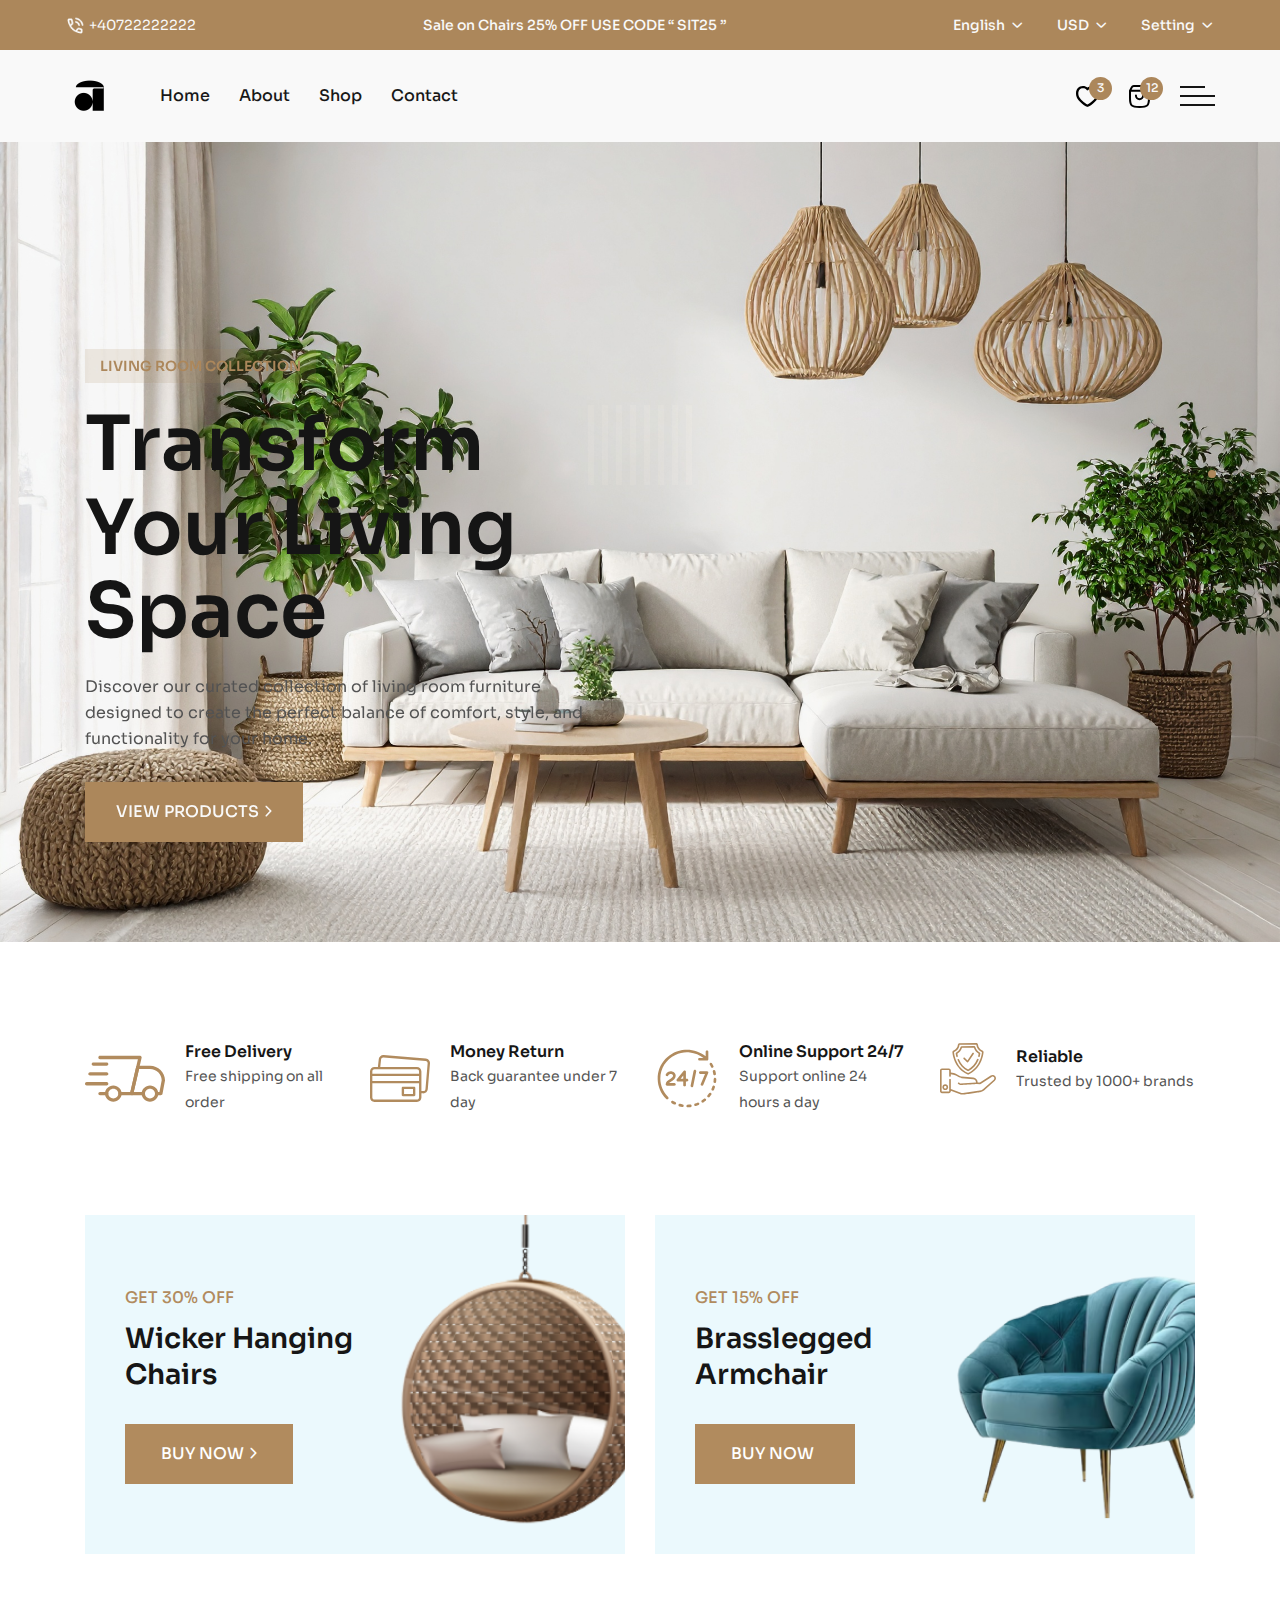
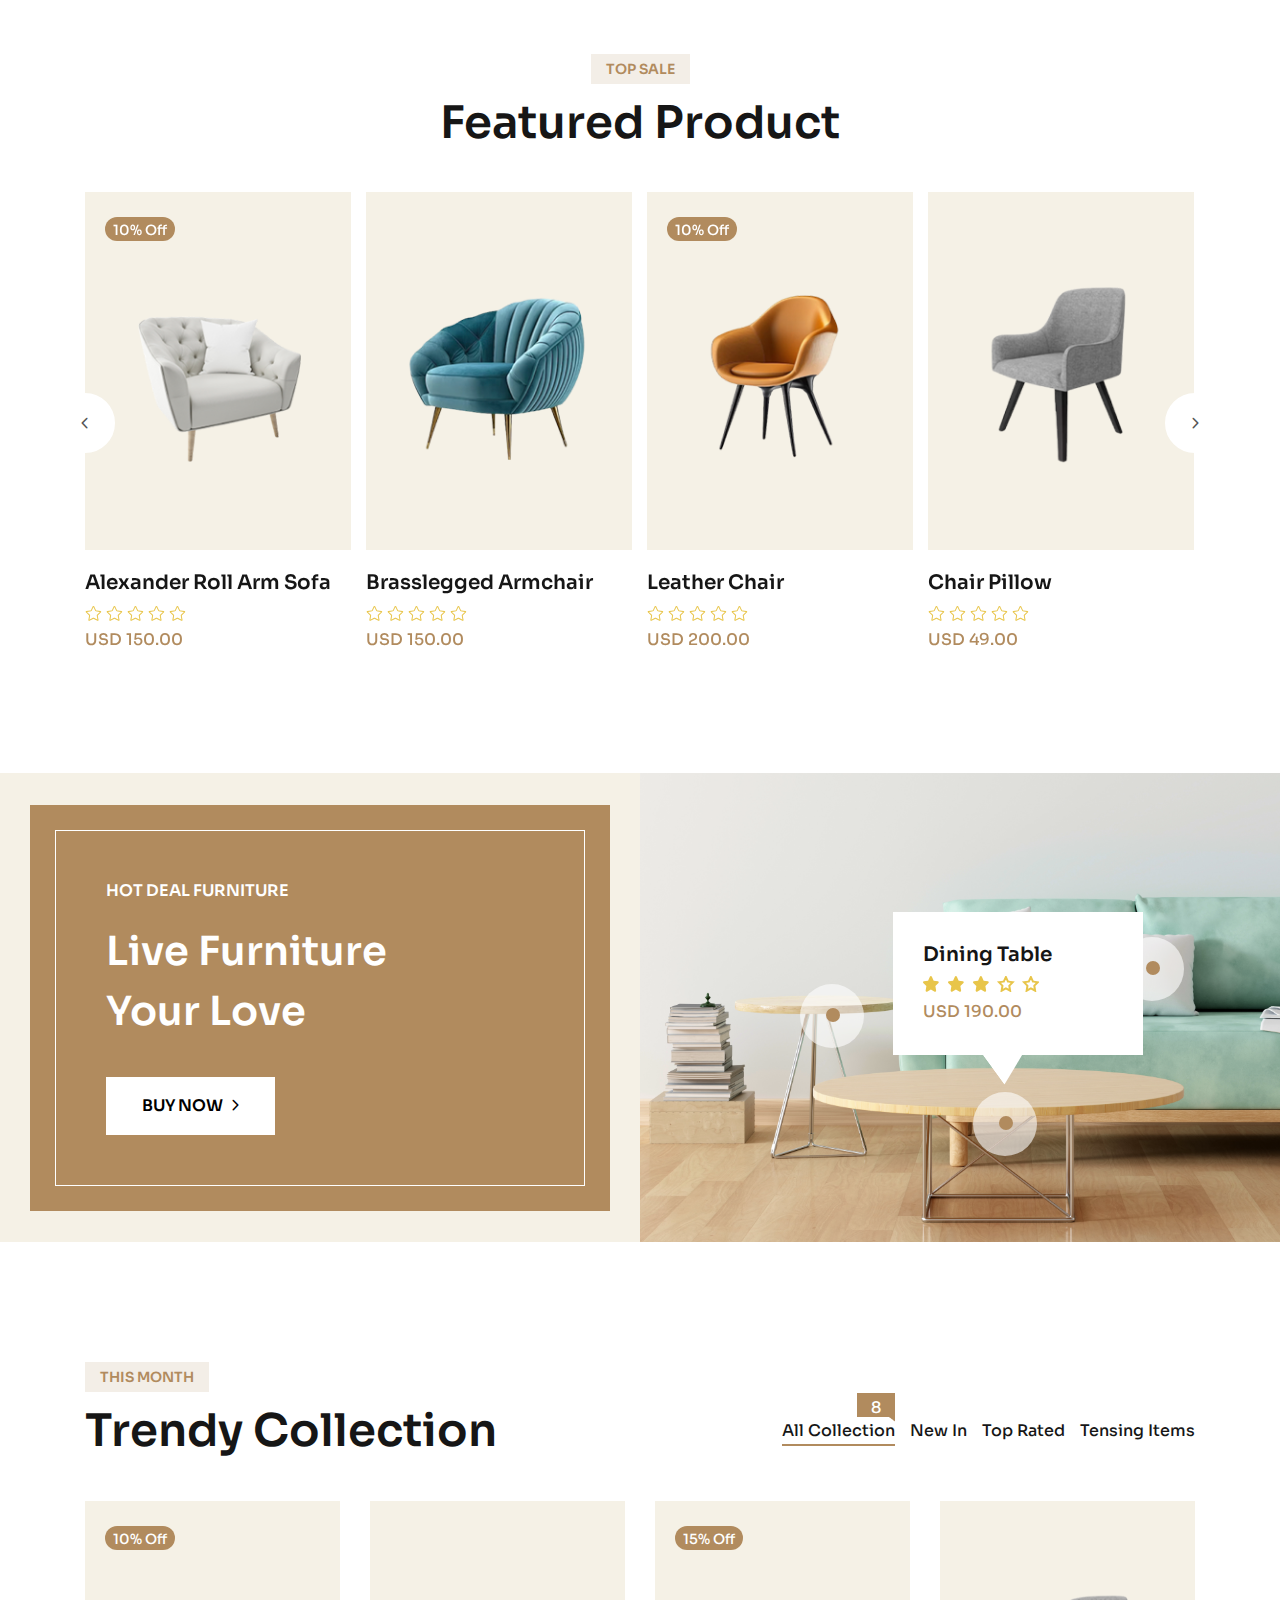
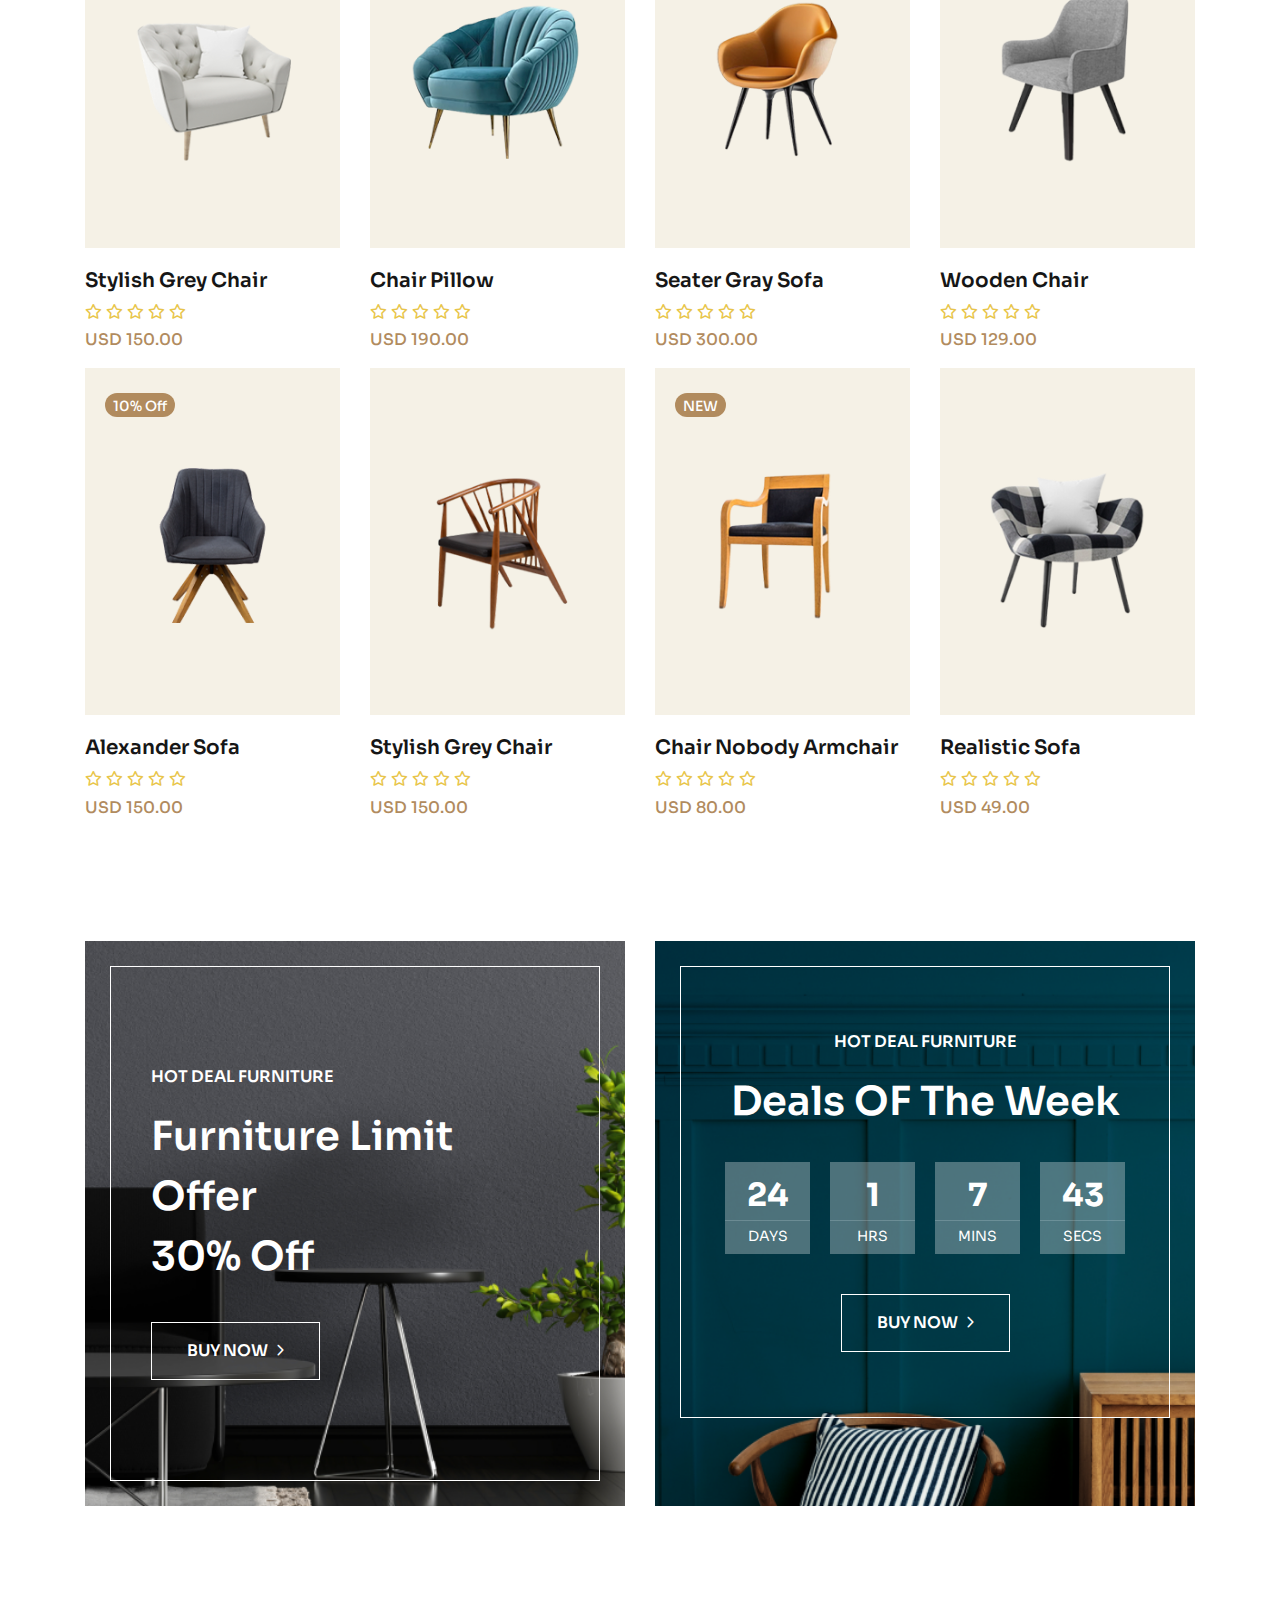
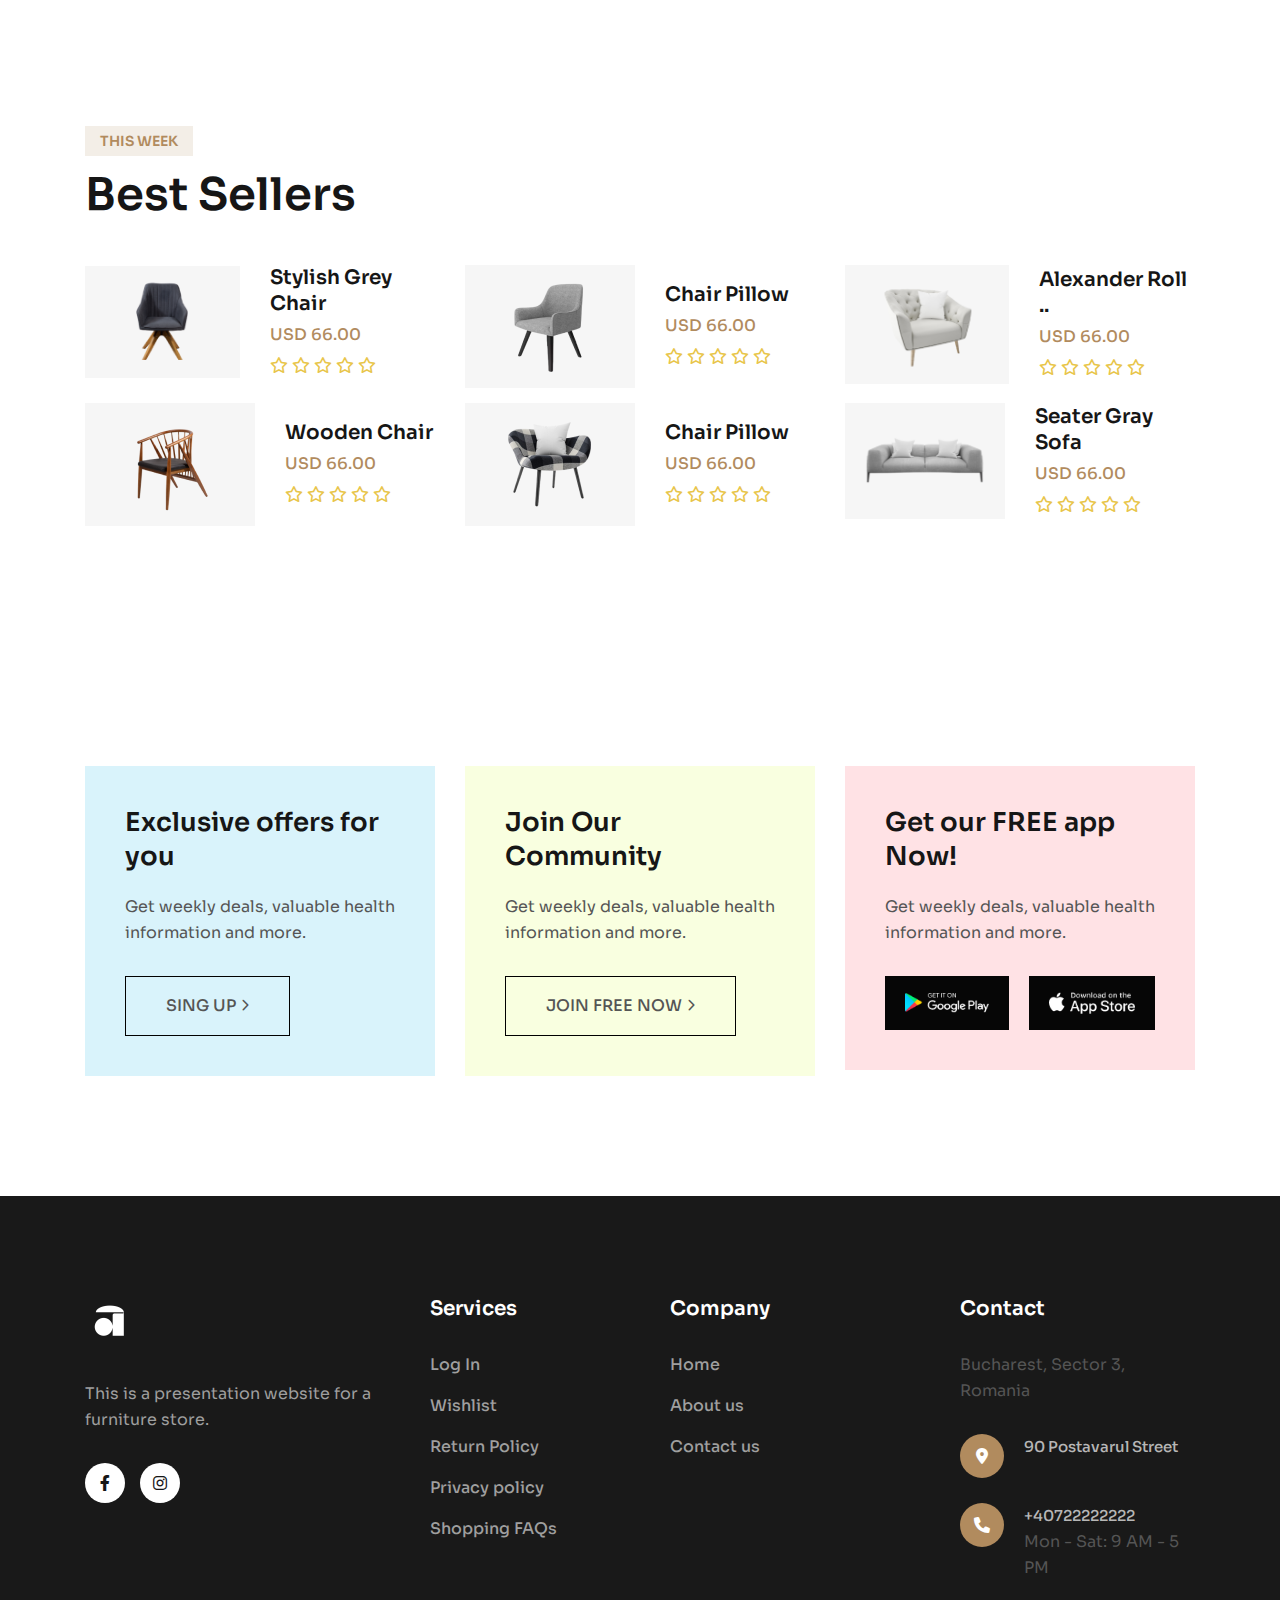
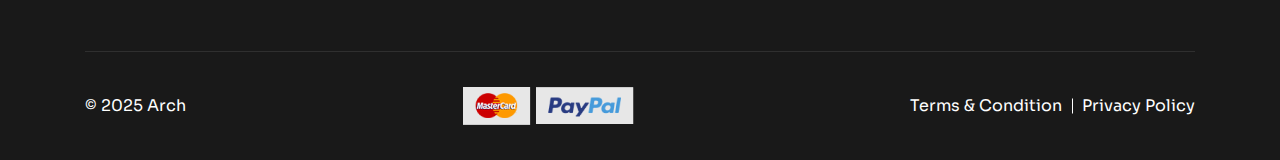
<file: index.html>
<!doctype html>
<html class="no-js" lang="zxx">

<head>
   <meta charset="utf-8">
   <meta http-equiv="x-ua-compatible" content="ie=edge">
   <title>Arch - Home Page</title>
   <meta name="description" content="">
   <meta name="viewport" content="width=device-width, initial-scale=1">

   <!-- Place favicon.ico in the root directory -->
   <link rel="shortcut icon" type="image/x-icon" href="assets/imgs/furniture/logo/logoblack.png">

   <!-- CSS here -->
   <link rel="stylesheet" href="assets/css/bootstrap.min.css">
   <link rel="stylesheet" href="assets/css/meanmenu.min.css">
   <link rel="stylesheet" href="assets/css/animate.css">
   <link rel="stylesheet" href="assets/css/swiper.min.css">
   <link rel="stylesheet" href="assets/css/slick.css">
   <link rel="stylesheet" href="assets/css/magnific-popup.css">
   <link rel="stylesheet" href="assets/css/fontawesome-pro.css">
   <link rel="stylesheet" href="assets/css/spacing.css">
   <link rel="stylesheet" href="assets/css/main.css">
</head>

<body>

   <!-- preloader start -->
   <div id="preloader">
      <div class="bd-loader-inner">
         <div class="bd-loader">
            <span class="bd-loader-item"></span>
            <span class="bd-loader-item"></span>
            <span class="bd-loader-item"></span>
            <span class="bd-loader-item"></span>
            <span class="bd-loader-item"></span>
            <span class="bd-loader-item"></span>
            <span class="bd-loader-item"></span>
            <span class="bd-loader-item"></span>
         </div>
      </div>
   </div>
   <!-- preloader start -->

   <!-- Back to top start -->
   <div class="backtotop-wrap cursor-pointer">
      <svg class="backtotop-circle svg-content" width="100%" height="100%" viewBox="-1 -1 102 102">
         <path d="M50,1 a49,49 0 0,1 0,98 a49,49 0 0,1 0,-98" />
      </svg>
   </div>
   <!-- Back to top end -->



   <div class="body-overlay"></div>
   <!-- search area end -->

   <!-- Offcanvas area start -->
   <div class="fix">
      <div class="offcanvas__info">
         <div class="offcanvas__wrapper">
            <div class="offcanvas__content">
               <div class="offcanvas__top mb-40 d-flex justify-content-between align-items-center">
                  <div class="offcanvas__logo">
                     <a href="index.html">
                        <img src="assets/imgs/furniture/logo/logowhite.png" alt="logo not found" style="width: 50px; height: 50px;">
                     </a>
                  </div>
                  <div class="offcanvas__close">
                     <button>
                        <i class="fal fa-times"></i>
                     </button>
                  </div>
               </div>
               <div class="offcanvas__search mb-25">
                  <form action="#">
                     <input type="text" placeholder="What are you searching for?">
                     <button type="submit"><i class="far fa-search"></i></button>
                  </form>
               </div>
               <div class="mobile-menu fix mb-40"></div>
               <div class="offcanvas__contact mt-30 mb-20">
                  <h4>Contact Info</h4>
                  <ul>
                     <li class="d-flex align-items-center">
                        <div class="offcanvas__contact-icon mr-15">
                           <i class="fal fa-map-marker-alt"></i>
                        </div>
                        <div class="offcanvas__contact-text">
                           <a target="_blank"
                              href="https://www.google.com/maps">Bucharest, Sector 3, Postavarul Street 90
                              </a>
                        </div>
                     </li>
                     <li class="d-flex align-items-center">
                        <div class="offcanvas__contact-icon mr-15">
                           <i class="far fa-phone"></i>
                        </div>
                        <div class="offcanvas__contact-text">
                           <a href="tel:+088889797697">+04072222222</a>
                        </div>
                     </li>
                     <li class="d-flex align-items-center">
                        <div class="offcanvas__contact-icon mr-15">
                           <i class="fal fa-envelope"></i>
                        </div>
                        <div class="offcanvas__contact-text">
                           <a href="tel:+012-345-6789"><span class="mailto:support@mail.com">support@arch.com</span></a>
                        </div>
                     </li>
                  </ul>
               </div>
               <div class="offcanvas__social">
                  <ul>
                     <li><a href="#"><i class="fab fa-facebook-f"></i></a></li>
                     <li><a href="#"><i class="fab fa-youtube"></i></a></li>
                  </ul>
               </div>
            </div>
         </div>
      </div>
   </div>
   <div class="offcanvas__overlay"></div>
   <div class="offcanvas__overlay-white"></div>
   <!-- Offcanvas area start -->



   <!-- Header area start -->
   <header>
      <div class="header">
         <div class="header-top-area grocery__top-header">
            <div class="header-layout-4">
               <div class="header-to-main d-none d-sm-flex">
                  <div class="link-text">
                     <span><img src="assets/imgs/icons/call.png" alt=""></span>
                     <a href="tel:+380961381876">+40722222222</a>
                  </div>
                  <div class="header-top-notice d-none d-lg-block">
                     <p>Sale on Chairs <span class="text-white">25% OFF</span> USE CODE “ SIT25 ”</p>
                  </div>
                  <div class="tp-header-top-menu d-flex align-items-center justify-content-end">
                     <div class="header-lang-item header-lang">
                        <span class="header-lang-toggle text-white" id="header-lang-toggle">English</span>
                        <ul class="">
                           <li>
                              <a class="furniture-clr-hover" href="#">Spanish</a>
                           </li>
                           <li>
                              <a class="furniture-clr-hover" href="#">Russian</a>
                           </li>
                           <li>
                              <a class="furniture-clr-hover" href="#">Portuguese</a>
                           </li>
                        </ul>
                     </div>
                     <div class="header-lang-item tp-header-currency">
                        <span class="header-currency-toggle text-white" id="header-currency-toggle">USD</span>
                        <ul>
                           <li>
                              <a class="furniture-clr-hover" href="#">EUR</a>
                           </li>
                           <li>
                              <a class="furniture-clr-hover" href="#">CHF</a>
                           </li>
                           <li>
                              <a class="furniture-clr-hover" href="#">GBP</a>
                           </li>
                           <li>
                              <a class="furniture-clr-hover" href="#">KWD</a>
                           </li>
                        </ul>
                     </div>
                     <div class="header-lang-item tp-header-setting">
                        <span class="header-setting-toggle text-white" id="header-setting-toggle">Setting</span>
                        <ul>
                           <li>
                              <a class="furniture-clr-hover" href="#">My Profile</a>
                           </li>
                           <li>
                              <a class="furniture-clr-hover" href="wishlist.html">Wishlist</a>
                           </li>
                           <li>
                              <a class="furniture-clr-hover" href="cart.html">Cart</a>
                           </li>
                           <li>
                              <a class="furniture-clr-hover" href="#">Logout</a>
                           </li>
                        </ul>
                     </div>
                  </div>
               </div>
            </div>
         </div>
         <div class="header-layout-4 header-bottom">
            <div id="header-sticky" class="header-4">
               <div class="mega-menu-wrapper">
                  <div class="header-main-4">
                     <div class="header-left">
                        <div class="header-logo">
                           <a href="index.html">
                              <img src="assets/imgs/furniture/logo/logoblack.png" alt="logo not found" style="width: 50px; height: 50px;">
                           </a>
                        </div>
                        <div class="mean__menu-wrapper furniture__menu d-none d-lg-block">
                           <div class="main-menu">
                              <nav id="mobile-menu">
                                 <ul>
                                    <li class="has-dropdown">
                                       <a href="index.html">Home</a>

                                    </li>
                                    <li>
                                       <a href="about.html">About</a>
                                    </li>
                                    <li class="has-dropdown">
                                       <a href="product.html">Shop</a>
                                    </li>

                                    <li>
                                       <a href="contact.html">Contact</a>
                                    </li>
                                 </ul>
                              </nav>
                           </div>
                        </div>
                     </div>
                     <div class="header-right d-inline-flex align-items-center justify-content-end">
                        <div class="header-search d-none d-xxl-block">
                           <form action="#">
                              <input type="text" placeholder="Search...">
                              <button type="submit">
                                 <svg width="18" height="18" viewBox="0 0 18 18" fill="none"
                                    xmlns="http://www.w3.org/2000/svg">
                                    <path d="M13.4443 13.4445L16.9999 17" stroke="white" stroke-width="2"
                                       stroke-linecap="round" stroke-linejoin="round" />
                                    <path
                                       d="M15.2222 8.11111C15.2222 12.0385 12.0385 15.2222 8.11111 15.2222C4.18375 15.2222 1 12.0385 1 8.11111C1 4.18375 4.18375 1 8.11111 1C12.0385 1 15.2222 4.18375 15.2222 8.11111Z"
                                       stroke="white" stroke-width="2" />
                                 </svg>
                              </button>
                           </form>
                        </div>
                        <div class="header-action d-flex align-items-center ml-30">
                           <div class="header-action-item">
                              <a href="wishlist.html" class="header-action-btn">
                                 <svg width="23" height="21" viewBox="0 0 23 21" fill="none"
                                    xmlns="http://www.w3.org/2000/svg">
                                    <path
                                       d="M21.2743 2.33413C20.6448 1.60193 19.8543 1.01306 18.9596 0.609951C18.0649 0.206838 17.0883 -0.0004864 16.1002 0.00291444C14.4096 -0.0462975 12.7637 0.529279 11.5011 1.61122C10.2385 0.529279 8.59252 -0.0462975 6.90191 0.00291444C5.91383 -0.0004864 4.93727 0.206838 4.04257 0.609951C3.14788 1.01306 2.35732 1.60193 1.72785 2.33413C0.632101 3.61193 -0.514239 5.92547 0.245772 9.69587C1.4588 15.7168 10.5548 20.6578 10.9388 20.8601C11.11 20.9518 11.3028 21 11.4988 21C11.6948 21 11.8875 20.9518 12.0587 20.8601C12.445 20.6534 21.541 15.7124 22.7518 9.69587C23.5164 5.92547 22.37 3.61193 21.2743 2.33413ZM20.4993 9.27583C19.6416 13.5326 13.4074 17.492 11.5011 18.6173C8.81516 17.0587 3.28927 13.1457 2.50856 9.27583C1.91872 6.35103 2.72587 4.65208 3.50773 3.74126C3.9212 3.26166 4.43995 2.87596 5.02678 2.61185C5.6136 2.34774 6.25396 2.21175 6.90191 2.21365C7.59396 2.16375 8.28765 2.2871 8.91534 2.57168C9.54304 2.85626 10.0833 3.29235 10.4835 3.83743C10.5822 4.012 10.7278 4.15794 10.9051 4.26003C11.0824 4.36212 11.2849 4.41662 11.4916 4.41787C11.6983 4.41911 11.9015 4.36704 12.0801 4.26709C12.2587 4.16714 12.4062 4.02296 12.5071 3.84959C12.9065 3.30026 13.448 2.86048 14.0781 2.57361C14.7081 2.28674 15.4051 2.16267 16.1002 2.21365C16.7495 2.21061 17.3915 2.34604 17.9798 2.6102C18.5681 2.87435 19.0881 3.26065 19.5025 3.74126C20.282 4.65208 21.0892 6.35103 20.4993 9.27583Z"
                                       fill="black" />
                                 </svg>
                                 <span class="header-action-badge bg-furniture">3</span>
                              </a>
                           </div>
                           <div class="header-action-item">
                              <a href="cart.html" class="header-action-btn cartmini-open-btn">
                                 <svg width="21" height="23" viewBox="0 0 21 23" fill="none"
                                    xmlns="http://www.w3.org/2000/svg">
                                    <path
                                       d="M14.0625 10.6C14.0625 12.5883 12.4676 14.2 10.5 14.2C8.53243 14.2 6.9375 12.5883 6.9375 10.6M1 5.8H20M1 5.8V13C1 20.6402 2.33946 22 10.5 22C18.6605 22 20 20.6402 20 13V5.8M1 5.8L2.71856 2.32668C3.12087 1.5136 3.94324 1 4.84283 1H16.1571C17.0568 1 17.8791 1.5136 18.2814 2.32668L20 5.8"
                                       stroke="black" stroke-width="2" stroke-linecap="round" stroke-linejoin="round" />
                                 </svg>
                                 <span class="header-action-badge bg-furniture">12</span>
                              </a>
                           </div>
                        </div>
                        <div class="header-humbager ml-30">
                           <a class="sidebar__toggle" href="javascript:void(0)">
                              <div class="bar-icon-2">
                                 <span></span>
                                 <span></span>
                                 <span></span>
                              </div>
                           </a>
                           <!-- for wp -->
                           <div class="header__hamburger ml-50 d-none">
                              <button type="button" class="hamburger-btn offcanvas-open-btn">
                                 <span>01</span>
                                 <span>01</span>
                                 <span>01</span>
                              </button>
                           </div>
                        </div>
                     </div>
                  </div>
               </div>
            </div>
         </div>
      </div>
   </header>
   <!-- Header area end -->

   <!-- Body main wrapper start -->
   <main>

      <!-- Banner area start -->
      <section class="banner-4 p-relative furniture-banner-area fix bg-image pb-100"
         data-background="assets/imgs/furniture/banner/living.jpg" data-bg-color="#F5F1E6">
         <div class="swiper banner-active">
            <div class="swiper-wrapper">
               <div class="swiper-slide">
                  <div class="banner-item-4 d-flex align-items-end">
                     <div class="container">
                        <div class="row g-5 align-self-end">
                           <div class="col-xxl-6 col-lg-6">
                              <div class="banner-content-4 furniture__content">
                                 <span>Living Room Collection</span>
                                 <h2 class="banner-title-4">Transform <br> Your Living Space</h2>
                                 <p>Discover our curated collection of living room furniture designed to create the perfect balance of comfort, style, and functionality for your home.</p>
                                 <div class="banner-btn-wrapper furniture__btn-group">
                                    <a class="solid-btn" href="product.html">VIEW PRODUCTS<span><i
                                             class="fa-regular fa-angle-right"></i></span></a>
                                 </div>
                              </div>
                           </div>
                           <div class="col-xxl-6 col-lg-6">
                              <!-- Removed chair and circle images for cleaner design -->
                           </div>
                        </div>
                     </div>
                  </div>
               </div>
               <div class="swiper-slide">
                  <div class="banner-item-4 d-flex align-items-end">
                     <div class="container">
                        <div class="row g-5 align-self-end">
                           <div class="col-xxl-6 col-lg-6">
                              <div class="banner-content-4 furniture__content">
                                 <span>Bedroom Collection</span>
                                 <h2 class="banner-title-4">Create Your <br> Dream Bedroom</h2>
                                 <p>From elegant bed frames to cozy nightstands, our bedroom furniture collection helps you design a peaceful sanctuary for rest and relaxation.</p>
                                 <div class="banner-btn-wrapper furniture__btn-group">
                                    <a class="solid-btn" href="product.html">VIEW PRODUCTS<span><i
                                             class="fa-regular fa-angle-right"></i></span></a>
                                 </div>
                              </div>
                           </div>
                           <div class="col-xxl-6 col-lg-6">
                              <!-- Removed chair and circle images for cleaner design -->
                           </div>
                        </div>
                     </div>
                  </div>
               </div>
               <div class="swiper-slide">
                  <div class="banner-item-4 d-flex align-items-end">
                     <div class="container">
                        <div class="row g-5 align-self-end">
                           <div class="col-xxl-6 col-lg-6">
                              <div class="banner-content-4 furniture__content">
                                 <span>Garden Collection</span>
                                 <h2 class="banner-title-4">Enhance Your <br> Outdoor Living</h2>
                                 <p>Extend your living space outdoors with our premium garden furniture collection, perfect for creating beautiful outdoor entertaining areas.</p>
                                 <div class="banner-btn-wrapper furniture__btn-group">
                                    <a class="solid-btn" href="product.html">VIEW PRODUCTS<span><i
                                             class="fa-regular fa-angle-right"></i></span></a>
                                 </div>
                              </div>
                           </div>
                           <div class="col-xxl-6 col-lg-6">
                              <!-- Removed chair and circle images for cleaner design -->
                           </div>
                        </div>
                     </div>
                  </div>
               </div>
            </div>
            <!-- If we need pagination -->
            <div class="banner-dot-inner">
               <div class="banner-dot"></div>
            </div>
         </div>
      </section>
      <!-- Banner area end -->

      <!-- Service area start -->
      <section class="furniture-service pt-100 pb-100">
         <div class="container">
            <div class="row g-4">
               <div class="col-xl-3 col-lg-3 col-md-6 col-sm-6">
                  <div class="furniture-service__item">
                     <div class="fsr-icon">
                        <svg width="80" height="63" viewBox="0 0 80 63" fill="none" xmlns="http://www.w3.org/2000/svg">
                           <g clip-path="url(#clip0_210_55)">
                              <path
                                 d="M21.6673 48.2343H15.0007C14.5586 48.2343 14.1347 48.0615 13.8221 47.7538C13.5096 47.4461 13.334 47.0288 13.334 46.5937C13.334 46.1586 13.5096 45.7413 13.8221 45.4336C14.1347 45.1259 14.5586 44.9531 15.0007 44.9531H21.6673C22.1093 44.9531 22.5333 45.1259 22.8458 45.4336C23.1584 45.7413 23.334 46.1586 23.334 46.5937C23.334 47.0288 23.1584 47.4461 22.8458 47.7538C22.5333 48.0615 22.1093 48.2343 21.6673 48.2343ZM75.834 48.2343H71.6673C71.2253 48.2343 70.8014 48.0615 70.4888 47.7538C70.1762 47.4461 70.0007 47.0288 70.0007 46.5937C70.0007 46.1586 70.1762 45.7413 70.4888 45.4336C70.8014 45.1259 71.2253 44.9531 71.6673 44.9531H74.4506L76.6973 33.1669C76.6673 27.1359 71.434 21.9844 65.0007 21.9844H54.0573L48.754 44.9531H58.334C58.776 44.9531 59.1999 45.1259 59.5125 45.4336C59.8251 45.7413 60.0007 46.1586 60.0007 46.5937C60.0007 47.0288 59.8251 47.4461 59.5125 47.7538C59.1999 48.0615 58.776 48.2343 58.334 48.2343H46.6673C46.4172 48.2345 46.1703 48.1792 45.9449 48.0726C45.7194 47.966 45.5213 47.8108 45.365 47.6186C45.2088 47.4264 45.0985 47.202 45.0424 46.9621C44.9862 46.7222 44.9856 46.4729 45.0407 46.2328L51.1007 19.9828C51.1839 19.6194 51.3903 19.2947 51.686 19.0621C51.9816 18.8295 52.3489 18.7029 52.7273 18.7031H65.0007C73.2707 18.7031 80.0007 25.328 80.0007 33.4687L77.4706 46.8956C77.3998 47.2718 77.1972 47.6117 76.8983 47.8563C76.5993 48.1009 76.2227 48.2346 75.834 48.2343Z"
                                 fill="#B18B5E" />
                              <path
                                 d="M65 54.7968C60.4067 54.7968 56.6667 51.1185 56.6667 46.5937C56.6667 42.0689 60.4067 38.3906 65 38.3906C69.5933 38.3906 73.3333 42.0689 73.3333 46.5937C73.3333 51.1185 69.5933 54.7968 65 54.7968ZM65 41.6718C62.2433 41.6718 60 43.8801 60 46.5937C60 49.3073 62.2433 51.5156 65 51.5156C67.7567 51.5156 70 49.3073 70 46.5937C70 43.8801 67.7567 41.6718 65 41.6718ZM28.3333 54.7968C23.74 54.7968 20 51.1185 20 46.5937C20 42.0689 23.74 38.3906 28.3333 38.3906C32.9267 38.3906 36.6667 42.0689 36.6667 46.5937C36.6667 51.1185 32.9267 54.7968 28.3333 54.7968ZM28.3333 41.6718C25.5767 41.6718 23.3333 43.8801 23.3333 46.5937C23.3333 49.3073 25.5767 51.5156 28.3333 51.5156C31.09 51.5156 33.3333 49.3073 33.3333 46.5937C33.3333 43.8801 31.09 41.6718 28.3333 41.6718ZM21.6667 18.7031H8.33333C7.89131 18.7031 7.46738 18.5303 7.15482 18.2226C6.84226 17.9149 6.66667 17.4976 6.66667 17.0625C6.66667 16.6274 6.84226 16.2101 7.15482 15.9024C7.46738 15.5947 7.89131 15.4219 8.33333 15.4219H21.6667C22.1087 15.4219 22.5326 15.5947 22.8452 15.9024C23.1577 16.2101 23.3333 16.6274 23.3333 17.0625C23.3333 17.4976 23.1577 17.9149 22.8452 18.2226C22.5326 18.5303 22.1087 18.7031 21.6667 18.7031ZM21.6667 28.5469H5C4.55797 28.5469 4.13405 28.374 3.82149 28.0663C3.50893 27.7587 3.33333 27.3414 3.33333 26.9062C3.33333 26.4711 3.50893 26.0538 3.82149 25.7461C4.13405 25.4385 4.55797 25.2656 5 25.2656H21.6667C22.1087 25.2656 22.5326 25.4385 22.8452 25.7461C23.1577 26.0538 23.3333 26.4711 23.3333 26.9062C23.3333 27.3414 23.1577 27.7587 22.8452 28.0663C22.5326 28.374 22.1087 28.5469 21.6667 28.5469ZM21.6667 38.3906H1.66667C1.22464 38.3906 0.800716 38.2177 0.488155 37.9101C0.175595 37.6024 0 37.1851 0 36.75C0 36.3148 0.175595 35.8976 0.488155 35.5899C0.800716 35.2822 1.22464 35.1093 1.66667 35.1093H21.6667C22.1087 35.1093 22.5326 35.2822 22.8452 35.5899C23.1577 35.8976 23.3333 36.3148 23.3333 36.75C23.3333 37.1851 23.1577 37.6024 22.8452 37.9101C22.5326 38.2177 22.1087 38.3906 21.6667 38.3906Z"
                                 fill="#B18B5E" />
                              <path
                                 d="M46.6673 48.2343H35.0007C34.5586 48.2343 34.1347 48.0615 33.8221 47.7538C33.5096 47.4461 33.334 47.0288 33.334 46.5937C33.334 46.1586 33.5096 45.7413 33.8221 45.4336C34.1347 45.1259 34.5586 44.9531 35.0007 44.9531H45.3373L52.9107 12.1406H15.0007C14.5586 12.1406 14.1347 11.9678 13.8221 11.6601C13.5096 11.3524 13.334 10.9351 13.334 10.5C13.334 10.0649 13.5096 9.64758 13.8221 9.3399C14.1347 9.03223 14.5586 8.85938 15.0007 8.85938H55.0007C55.2507 8.85925 55.4977 8.91453 55.7231 9.02112C55.9485 9.12771 56.1467 9.28287 56.3029 9.47511C56.4592 9.66735 56.5694 9.89173 56.6256 10.1316C56.6818 10.3715 56.6823 10.6208 56.6273 10.8609L48.294 46.9546C48.2107 47.318 48.0043 47.6427 47.7087 47.8753C47.413 48.1079 47.0458 48.2345 46.6673 48.2343Z"
                                 fill="#B18B5E" />
                           </g>
                           <defs>
                              <clipPath id="clip0_210_55">
                                 <rect width="80" height="62.9999" fill="white" />
                              </clipPath>
                           </defs>
                        </svg>
                     </div>
                     <div class="frs-content">
                        <h6>Free Delivery</h6>
                        <p>Free shipping on all order</p>
                     </div>
                  </div>
               </div>
               <div class="col-xl-3 col-lg-3 col-md-6 col-sm-6">
                  <div class="furniture-service__item">
                     <div class="fsr-icon">
                        <svg width="60" height="61" viewBox="0 0 60 61" fill="none" xmlns="http://www.w3.org/2000/svg">
                           <g clip-path="url(#clip0_210_27)">
                              <path
                                 d="M58.9337 12.1402C58.1563 11.2355 57.0676 10.683 55.868 10.5844L13.6154 7.11145C12.4156 7.01282 11.2491 7.38 10.33 8.14515C9.41469 8.90731 8.85419 9.97354 8.75083 11.1487L7.90075 18.9993H4.50643C2.02159 18.9993 0 20.9893 0 23.4353V49.4714C0 51.9174 2.02159 53.9074 4.50643 53.9074H46.9062C49.3912 53.9074 51.4128 51.9174 51.4128 49.4714V45.2479L52.9173 45.3715C53.0443 45.3819 53.1705 45.3871 53.2956 45.3871C55.6122 45.3871 57.587 43.6326 57.7832 41.32L59.9841 15.3743C60.0841 14.1934 59.7111 13.0449 58.9337 12.1402ZM4.50643 21.3064H46.9062C48.0987 21.3064 49.069 22.2615 49.069 23.4353V25.8077H2.34374V23.4353C2.34374 22.2615 3.31393 21.3064 4.50643 21.3064ZM2.34374 28.1149H49.069V32.9009H2.34374V28.1149ZM46.9062 51.6003H4.50643C3.31393 51.6003 2.34374 50.6452 2.34374 49.4714V35.208H49.069V49.4714C49.069 50.6452 48.0987 51.6003 46.9062 51.6003ZM57.6484 15.1822L55.4475 41.1279C55.3483 42.2978 54.3005 43.1704 53.1123 43.0724L51.4128 42.9327V23.4353C51.4128 20.9893 49.3912 18.9993 46.9062 18.9993H10.2579L11.0827 11.3812C11.0837 11.3725 11.0845 11.3638 11.0852 11.3549C11.1845 10.1851 12.2316 9.31255 13.4204 9.4106L55.6731 12.8835C56.2489 12.9308 56.7714 13.196 57.1444 13.6302C57.5174 14.0644 57.6965 14.6155 57.6484 15.1822Z"
                                 fill="#B18B5E" />
                              <path
                                 d="M44.1651 38.6377H32.8867C32.2395 38.6377 31.7148 39.1541 31.7148 39.7913V47.0344C31.7148 47.6715 32.2395 48.1879 32.8867 48.1879H44.1651C44.8123 48.1879 45.337 47.6715 45.337 47.0344V39.7913C45.337 39.1541 44.8123 38.6377 44.1651 38.6377ZM42.9932 45.8808H34.0586V40.9448H42.9932V45.8808Z"
                                 fill="#B18B5E" />
                           </g>
                           <defs>
                              <clipPath id="clip0_210_27">
                                 <rect width="60" height="59.0624" fill="white" transform="translate(0 0.970459)" />
                              </clipPath>
                           </defs>
                        </svg>

                     </div>
                     <div class="frs-content">
                        <h6>Money Return</h6>
                        <p>Back guarantee under 7 day</p>
                     </div>
                  </div>
               </div>
               <div class="col-xl-3 col-lg-3 col-md-6 col-sm-6">
                  <div class="furniture-service__item">
                     <div class="fsr-icon">
                        <svg width="64" height="63" viewBox="0 0 64 63" fill="none" xmlns="http://www.w3.org/2000/svg">
                           <path
                              d="M5.33406 31.5001C5.33334 26.5707 6.7429 21.7407 9.40132 17.5632C12.0598 13.3857 15.8596 10.0297 20.3657 7.87934C24.8718 5.72899 29.902 4.87128 34.8803 5.40444C39.8586 5.93759 44.5838 7.84006 48.5147 10.894H44.4583C44.1069 10.8973 43.7711 11.0371 43.5238 11.2828C43.2766 11.5286 43.1378 11.8605 43.1378 12.2064C43.1378 12.5524 43.2766 12.8843 43.5238 13.1301C43.7711 13.3758 44.1069 13.5156 44.4583 13.5189H52.0007C52.3543 13.5189 52.6935 13.3806 52.9435 13.1345C53.1936 12.8883 53.3341 12.5545 53.3341 12.2064V4.78163C53.3358 4.6082 53.3025 4.43616 53.2363 4.27545C53.1701 4.11474 53.0721 3.96855 52.9481 3.84532C52.8242 3.72209 52.6766 3.62427 52.514 3.55751C52.3514 3.49075 52.1769 3.45638 52.0007 3.45638C51.8246 3.45638 51.6501 3.49075 51.4875 3.55751C51.3249 3.62427 51.1773 3.72209 51.0533 3.84532C50.9294 3.96855 50.8314 4.11474 50.7652 4.27545C50.699 4.43616 50.6657 4.6082 50.6674 4.78163V9.22607C44.8535 4.50493 37.4165 2.16785 29.899 2.69954C22.3815 3.23124 15.3604 6.59091 10.2918 12.0817C5.22327 17.5726 2.49625 24.7732 2.67635 32.1902C2.85646 39.6072 5.92989 46.6713 11.2592 51.9175C11.3825 52.0417 11.5295 52.1405 11.6919 52.2084C11.8543 52.2762 12.0287 52.3116 12.2051 52.3126C12.3814 52.3136 12.5563 52.2802 12.7194 52.2142C12.8825 52.1482 13.0308 52.051 13.1555 51.9283C13.2802 51.8055 13.3789 51.6596 13.446 51.499C13.513 51.3384 13.547 51.1663 13.546 50.9927C13.5449 50.8191 13.5089 50.6474 13.44 50.4875C13.3711 50.3277 13.2707 50.1829 13.1446 50.0616C10.6606 47.6297 8.69126 44.737 7.35059 41.551C6.00992 38.3649 5.32452 34.9487 5.33406 31.5001ZM20.3471 55.1193C19.5867 54.7549 18.8442 54.3555 18.1221 53.9222C17.8202 53.7408 17.4576 53.6849 17.1139 53.7667C16.7702 53.8486 16.4736 54.0615 16.2894 54.3586C16.1051 54.6557 16.0483 55.0126 16.1315 55.351C16.2146 55.6893 16.4309 55.9812 16.7327 56.1626C17.5274 56.6398 18.3447 57.0795 19.1819 57.4802C19.3394 57.5555 19.5104 57.5996 19.6852 57.6098C19.86 57.6201 20.0351 57.5964 20.2006 57.54C20.366 57.4837 20.5186 57.3958 20.6495 57.2814C20.7805 57.167 20.8873 57.0283 20.9638 56.8733C21.0403 56.7183 21.0851 56.55 21.0955 56.3779C21.1059 56.2059 21.0818 56.0335 21.0246 55.8706C20.9674 55.7077 20.8781 55.5576 20.7619 55.4286C20.6457 55.2997 20.5048 55.1946 20.3473 55.1193H20.3471ZM56.0066 20.053C56.0829 20.2081 56.1895 20.3469 56.3203 20.4614C56.4512 20.576 56.6036 20.6641 56.769 20.7206C56.9344 20.7772 57.1095 20.8011 57.2843 20.7911C57.4591 20.781 57.6302 20.7372 57.7878 20.662C57.9454 20.5869 58.0864 20.4819 58.2028 20.3532C58.3192 20.2244 58.4086 20.0743 58.4661 19.9115C58.5235 19.7487 58.5479 19.5763 58.5376 19.4042C58.5274 19.2321 58.4829 19.0637 58.4066 18.9086C58.0008 18.0843 57.5554 17.2795 57.0719 16.4969C56.9809 16.3496 56.8613 16.2214 56.72 16.1197C56.5786 16.0179 56.4183 15.9445 56.2482 15.9037C55.9045 15.8213 55.5417 15.8767 55.2396 16.0576C54.9374 16.2386 54.7206 16.5303 54.6369 16.8685C54.5532 17.2068 54.6095 17.5639 54.7933 17.8614C55.2326 18.5726 55.6375 19.304 56.0066 20.053ZM35.1641 57.5662C34.3223 57.6646 33.4707 57.7232 32.6322 57.7431C32.285 57.7562 31.9567 57.9022 31.7172 58.15C31.4777 58.3978 31.346 58.7279 31.35 59.0699C31.354 59.4119 31.4936 59.7388 31.7388 59.9811C31.9841 60.2233 32.3158 60.3617 32.6632 60.3669C32.6736 60.3669 32.6847 60.3669 32.6951 60.3662C33.6169 60.3451 34.5524 60.2801 35.4769 60.1727C35.8278 60.1315 36.1478 59.955 36.3665 59.6817C36.5852 59.4085 36.6848 59.061 36.6434 58.7156C36.602 58.3701 36.4229 58.055 36.1456 57.8394C35.8683 57.6238 35.5154 57.5253 35.1644 57.5657L35.1641 57.5662ZM27.5757 57.388C26.7414 57.2508 25.9143 57.0742 25.0972 56.8589C24.7555 56.769 24.3915 56.8164 24.0853 56.9907C23.779 57.165 23.5557 57.4519 23.4644 57.7882C23.373 58.1246 23.4212 58.4829 23.5982 58.7844C23.7753 59.0858 24.0667 59.3056 24.4084 59.3955C25.308 59.6319 26.2186 59.8258 27.1369 59.9768C27.3096 60.0052 27.4863 59.9998 27.6569 59.9609C27.8275 59.922 27.9886 59.8505 28.1311 59.7503C28.2736 59.6502 28.3947 59.5234 28.4874 59.3772C28.5801 59.2309 28.6426 59.0682 28.6714 58.8982C28.7002 58.7282 28.6948 58.5542 28.6553 58.3863C28.6158 58.2184 28.5431 58.0598 28.4414 57.9195C28.3396 57.7793 28.2108 57.6601 28.0623 57.5688C27.9137 57.4776 27.7484 57.416 27.5757 57.3877V57.388ZM60.0248 30.8673C59.6713 30.8588 59.3289 30.9889 59.0728 31.2288C58.8167 31.4688 58.6678 31.799 58.6589 32.147C58.6374 32.9801 58.5763 33.8118 58.4759 34.6393C58.4342 34.985 58.5335 35.3328 58.7521 35.6064C58.9708 35.88 59.2908 36.057 59.6419 36.0985C59.6951 36.1043 59.7486 36.1073 59.8021 36.1075C60.1279 36.107 60.4424 35.9891 60.686 35.776C60.9296 35.5629 61.0855 35.2694 61.1243 34.9508C61.2342 34.0416 61.3009 33.1278 61.3243 32.2124C61.3288 32.0401 61.2987 31.8686 61.2358 31.7077C61.1729 31.5468 61.0784 31.3997 60.9577 31.2748C60.837 31.1499 60.6925 31.0496 60.5324 30.9797C60.3724 30.9097 60.1999 30.8716 60.0248 30.8673ZM55.9323 45.88C55.6397 45.6847 55.2803 45.6117 54.9331 45.6769C54.5858 45.7422 54.2791 45.9403 54.0801 46.2279C53.6043 46.917 53.0956 47.5836 52.5559 48.2255C52.4416 48.3579 52.3551 48.5113 52.3015 48.6768C52.2479 48.8424 52.2282 49.0168 52.2436 49.1898C52.259 49.3629 52.3092 49.5313 52.3912 49.6852C52.4733 49.839 52.5855 49.9753 52.7215 50.0861C52.8574 50.1969 53.0144 50.28 53.1833 50.3306C53.3521 50.3812 53.5295 50.3983 53.7051 50.3809C53.8808 50.3635 54.0511 50.3119 54.2063 50.2292C54.3615 50.1465 54.4985 50.0342 54.6093 49.8989C55.2031 49.1934 55.7625 48.4604 56.2857 47.7027C56.3841 47.5601 56.453 47.3999 56.4884 47.2312C56.5239 47.0625 56.5253 46.8885 56.4925 46.7193C56.4597 46.55 56.3933 46.3888 56.2972 46.2448C56.2011 46.1008 56.0771 45.9768 55.9323 45.88ZM57.7696 24.7287C57.9869 25.5334 58.1652 26.3478 58.3041 27.1691C58.3557 27.4755 58.5161 27.754 58.7566 27.955C58.9971 28.156 59.3023 28.2665 59.6178 28.2669C59.6913 28.2668 59.7647 28.2608 59.8372 28.249C60.0099 28.2208 60.1754 28.1593 60.324 28.0682C60.4727 27.977 60.6016 27.858 60.7035 27.7177C60.8053 27.5775 60.8781 27.4189 60.9177 27.251C60.9573 27.0831 60.9629 26.9091 60.9342 26.7391C60.7818 25.8351 60.5858 24.9388 60.3467 24.0532C60.2557 23.7168 60.0327 23.4298 59.7267 23.2553C59.4207 23.0808 59.0568 23.0331 58.7151 23.1227C58.3734 23.2122 58.0818 23.4318 57.9046 23.733C57.7273 24.0342 57.6788 24.3924 57.7698 24.7287H57.7696ZM48.9688 51.7522C48.3169 52.2831 47.6397 52.7831 46.9396 53.2506C46.7946 53.3473 46.6705 53.4711 46.5742 53.6151C46.4779 53.759 46.4114 53.9202 46.3784 54.0894C46.3454 54.2587 46.3465 54.4327 46.3818 54.6015C46.4171 54.7703 46.4859 54.9306 46.5841 55.0732C46.6824 55.2159 46.8082 55.3381 46.9544 55.4328C47.1006 55.5276 47.2644 55.5931 47.4363 55.6256C47.6082 55.6581 47.785 55.657 47.9564 55.6222C48.1279 55.5875 48.2908 55.5198 48.4357 55.4231C49.2058 54.9091 49.9507 54.3595 50.6681 53.7761C50.9407 53.5543 51.1127 53.235 51.1461 52.8883C51.1796 52.5417 51.0718 52.1962 50.8464 51.9278C50.6211 51.6594 50.2967 51.4902 49.9446 51.4572C49.5924 51.4243 49.2414 51.5304 48.9688 51.7522ZM59.0736 38.6632C58.7367 38.5578 58.3711 38.5884 58.0571 38.748C57.7431 38.9077 57.5063 39.1835 57.3986 39.5149C57.1412 40.3078 56.8455 41.0882 56.5124 41.8534C56.4397 42.0123 56.3999 42.1839 56.3953 42.3582C56.3907 42.5325 56.4214 42.7059 56.4856 42.8684C56.5499 43.0308 56.6464 43.179 56.7694 43.3044C56.8925 43.4297 57.0397 43.5296 57.2025 43.5984C57.3652 43.6671 57.5403 43.7032 57.7174 43.7046C57.8945 43.7059 58.07 43.6726 58.2339 43.6064C58.3977 43.5403 58.5465 43.4426 58.6716 43.3192C58.7967 43.1958 58.8956 43.0491 58.9624 42.8877C59.3299 42.0452 59.6555 41.1857 59.9383 40.3121C59.9916 40.1479 60.0115 39.975 59.9969 39.8033C59.9823 39.6316 59.9334 39.4644 59.8531 39.3112C59.7728 39.1581 59.6626 39.022 59.5288 38.9108C59.3951 38.7996 59.2404 38.7155 59.0736 38.6632ZM42.4928 55.6397C41.7153 55.967 40.9223 56.2577 40.1166 56.5106C39.9498 56.5629 39.7951 56.6471 39.6613 56.7583C39.5275 56.8695 39.4173 57.0055 39.337 57.1587C39.2567 57.3118 39.2077 57.479 39.193 57.6507C39.1783 57.8224 39.1981 57.9953 39.2513 58.1595C39.3045 58.3237 39.39 58.476 39.503 58.6077C39.6159 58.7393 39.7541 58.8478 39.9097 58.9269C40.0652 59.006 40.2351 59.0541 40.4095 59.0686C40.584 59.0831 40.7596 59.0636 40.9264 59.0113C41.8134 58.7331 42.6863 58.4134 43.5423 58.0532C43.8674 57.9162 44.124 57.6576 44.2554 57.3343C44.3869 57.0111 44.3825 56.6497 44.2432 56.3296C44.104 56.0096 43.8413 55.7571 43.5129 55.6277C43.1846 55.4983 42.8174 55.5026 42.4923 55.6397H42.4928Z"
                              fill="#B18B5E" />
                           <path
                              d="M20.7253 28.8186C20.7253 26.6675 19.2885 24.9439 17.0646 24.4271C15.8429 24.1422 14.5592 24.2734 13.423 24.7993C12.2868 25.3252 11.3652 26.2146 10.8087 27.3225C10.6529 27.6336 10.6285 27.9927 10.7408 28.3215C10.8532 28.6503 11.0932 28.9219 11.4084 29.077C11.7235 29.2322 12.0883 29.2582 12.4229 29.1494C12.7575 29.0407 13.0347 28.8059 13.1941 28.4966C13.4788 27.915 13.9576 27.4473 14.5506 27.1716C15.1436 26.8959 15.8147 26.8289 16.4518 26.9819C16.8288 27.0694 18.0586 27.4609 18.0586 28.8186C18.0586 30.1875 16.4525 31.2433 14.752 32.3614C12.8372 33.6194 10.668 35.0452 10.668 37.4063C10.668 37.7544 10.8084 38.0882 11.0585 38.3344C11.3086 38.5805 11.6477 38.7188 12.0013 38.7188H19.392C19.5681 38.7205 19.7429 38.6878 19.9062 38.6226C20.0694 38.5574 20.218 38.461 20.3431 38.3389C20.4683 38.2169 20.5677 38.0716 20.6355 37.9115C20.7033 37.7515 20.7383 37.5798 20.7383 37.4063C20.7383 37.2329 20.7033 37.0612 20.6355 36.9011C20.5677 36.741 20.4683 36.5958 20.3431 36.4737C20.218 36.3517 20.0694 36.2553 19.9062 36.1901C19.7429 36.1249 19.5681 36.0922 19.392 36.0939H14.1095C14.6681 35.5729 15.4577 35.0537 16.2325 34.5442C18.3388 33.1599 20.7253 31.5911 20.7253 28.8186ZM33.3347 33.1406C33.3347 32.7925 33.1942 32.4587 32.9441 32.2126C32.6941 31.9665 32.355 31.8282 32.0013 31.8282H30.918V24.8555C30.9179 24.5837 30.8321 24.3186 30.6725 24.0968C30.5128 23.875 30.2872 23.7075 30.0266 23.6173C29.7661 23.5272 29.4836 23.5189 29.2181 23.5936C28.9526 23.6683 28.7171 23.8223 28.5443 24.0343L21.7943 32.3198C21.6373 32.5128 21.5389 32.7455 21.5103 32.9912C21.4818 33.2369 21.5243 33.4856 21.633 33.7085C21.7418 33.9314 21.9122 34.1196 22.1248 34.2513C22.3374 34.3831 22.5835 34.453 22.8347 34.4531H28.2513V38.1445C28.2496 38.318 28.2829 38.49 28.3491 38.6507C28.4153 38.8114 28.5133 38.9576 28.6373 39.0809C28.7612 39.2041 28.9088 39.3019 29.0714 39.3687C29.234 39.4354 29.4085 39.4698 29.5847 39.4698C29.7608 39.4698 29.9353 39.4354 30.0979 39.3687C30.2605 39.3019 30.4081 39.2041 30.532 39.0809C30.656 38.9576 30.754 38.8114 30.8202 38.6507C30.8864 38.49 30.9197 38.318 30.918 38.1445V34.4531H32.0013C32.355 34.4531 32.6941 34.3149 32.9442 34.0687C33.1942 33.8226 33.3347 33.4887 33.3347 33.1406ZM28.2513 31.8282H25.6138L28.2513 28.5898V31.8282ZM40.1588 22.8304C39.9871 22.7962 39.8102 22.7958 39.6383 22.8291C39.4664 22.8624 39.3029 22.9288 39.1571 23.0244C39.0114 23.1201 38.8862 23.2431 38.7889 23.3865C38.6915 23.5299 38.6239 23.6908 38.5898 23.8599L35.5898 38.6255C35.5204 38.9668 35.5916 39.3213 35.7877 39.611C35.9838 39.9006 36.2887 40.1017 36.6355 40.17C36.7219 40.187 36.8098 40.1955 36.898 40.1956C37.2059 40.1953 37.5043 40.09 37.7423 39.8977C37.9804 39.7055 38.1435 39.438 38.204 39.1407L41.204 24.3751C41.2384 24.2061 41.2388 24.0321 41.2049 23.863C41.171 23.6939 41.1036 23.533 41.0066 23.3896C40.9095 23.2461 40.7847 23.1229 40.6392 23.027C40.4938 22.931 40.3305 22.8642 40.1588 22.8304ZM47.0007 38.7194C47.264 38.7193 47.5214 38.6425 47.7405 38.4987C47.9595 38.3548 48.1305 38.1505 48.2318 37.9113L53.2318 26.0988C53.3164 25.8993 53.3496 25.6824 53.3285 25.4673C53.3074 25.2522 53.2327 25.0456 53.1109 24.8657C52.9892 24.6859 52.8242 24.5384 52.6306 24.4365C52.437 24.3345 52.2209 24.2812 52.0013 24.2812H45.2513C44.9 24.2846 44.5641 24.4243 44.3169 24.6701C44.0696 24.9159 43.9309 25.2478 43.9309 25.5937C43.9309 25.9396 44.0696 26.2715 44.3169 26.5173C44.5641 26.7631 44.9 26.9028 45.2513 26.9062H50.0013L45.7708 36.9018C45.6867 37.1012 45.6538 37.318 45.675 37.5329C45.6963 37.7479 45.771 37.9544 45.8926 38.1341C46.0142 38.3139 46.1789 38.4614 46.3722 38.5635C46.5654 38.6657 46.7813 38.7194 47.0007 38.7199V38.7194Z"
                              fill="#B18B5E" />
                        </svg>

                     </div>
                     <div class="frs-content">
                        <h6>Online Support 24/7</h6>
                        <p>Support online 24 hours a day</p>
                     </div>
                  </div>
               </div>
               <div class="col-xl-3 col-lg-3 col-md-6 col-sm-6">
                  <div class="furniture-service__item">
                     <div class="fsr-icon">
                        <svg width="56" height="57" viewBox="0 0 56 57" fill="none" xmlns="http://www.w3.org/2000/svg">
                           <g clip-path="url(#clip0_210_11)">
                              <path
                                 d="M27.0559 20.226C27.4206 20.5671 28.0273 20.4981 28.3046 20.0864L33.7644 11.9753C33.8239 11.8868 33.8652 11.7877 33.8858 11.6836C33.9064 11.5795 33.906 11.4724 33.8846 11.3684C33.8631 11.2644 33.8211 11.1656 33.7609 11.0777C33.7007 10.9897 33.6234 10.9142 33.5336 10.8556C33.1565 10.6096 32.6471 10.7114 32.3968 11.0828L27.4766 18.3923L24.7427 15.8369C24.5848 15.6895 24.374 15.6098 24.1564 15.6154C23.9389 15.621 23.7325 15.7114 23.5827 15.8667C23.5085 15.9436 23.4505 16.0342 23.4119 16.1332C23.3733 16.2322 23.3549 16.3377 23.3577 16.4437C23.3605 16.5497 23.3845 16.6541 23.4284 16.7509C23.4722 16.8478 23.5349 16.9352 23.6131 17.0082C23.6126 17.0082 27.0528 20.2234 27.0558 20.226H27.0559Z"
                                 fill="#B18B5E" />
                              <path
                                 d="M27.6148 32.5425C27.7726 32.6134 27.944 32.6503 28.1176 32.6506H28.1245C28.3005 32.6496 28.4742 32.6106 28.6333 32.5362C41.1072 26.6965 43.2212 14.0971 43.5715 10.3747C43.6519 9.52468 43.1657 8.73323 42.362 8.40517C39.8788 7.39032 38.1908 5.12093 37.9566 2.48269C37.8844 1.67057 37.1795 1.0376 36.3489 1.0376H36.3391L19.5338 1.13471C18.6866 1.13934 17.9982 1.77317 17.9333 2.60887C17.7266 5.24787 16.0632 7.53373 13.5925 8.57421C12.797 8.90905 12.3227 9.7047 12.4134 10.5542C12.8081 14.2725 15.0721 26.8472 27.6148 32.5425ZM14.2377 10.0589C17.2673 8.78373 19.3083 5.98398 19.5675 2.74949L36.3246 2.65259C36.6224 5.88009 38.6925 8.6541 41.7332 9.89645C41.8691 9.95244 41.9515 10.0844 41.9383 10.2258C41.6093 13.7144 39.641 25.4773 28.1147 30.9897C16.5223 25.6115 14.4155 13.8713 14.0447 10.3864C14.037 10.3187 14.0515 10.2502 14.0863 10.1913C14.1211 10.1323 14.1742 10.0858 14.2378 10.0588L14.2377 10.0589Z"
                                 fill="#B18B5E" />
                              <path
                                 d="M16.2861 14.5354C16.3853 14.8945 16.8479 15.2233 17.2931 15.1028C17.7298 14.9841 17.9883 14.5421 17.8695 14.1119C17.6613 13.3573 17.487 12.5941 17.347 11.8244C19.573 10.3981 21.2309 8.25944 22.0407 5.76941L33.8874 5.70094C34.7268 8.1814 36.41 10.3007 38.6528 11.7012C38.5224 12.473 38.357 13.2388 38.1574 13.9962C38.1028 14.2035 38.1341 14.4237 38.2445 14.6083C38.3549 14.7929 38.5352 14.9268 38.7459 14.9805C38.9565 15.0342 39.1802 15.0034 39.3677 14.8947C39.5552 14.7861 39.6912 14.6086 39.7458 14.4012C39.9799 13.5126 40.1695 12.6132 40.314 11.7062C40.3535 11.4632 40.3183 11.2142 40.2129 10.991C40.1076 10.7678 39.9369 10.5807 39.7227 10.4537C37.6334 9.21326 36.083 7.25699 35.3691 4.96031C35.208 4.4434 34.7128 4.08423 34.1634 4.08423H34.1558L21.7526 4.15572C21.1999 4.15906 20.7052 4.52544 20.5501 5.04612C19.8621 7.35286 18.339 9.32153 16.2622 10.5896C15.8269 10.855 15.6008 11.3491 15.6858 11.8488C15.8413 12.7534 16.0416 13.65 16.2861 14.5354ZM38.0877 16.9296C37.6689 16.759 37.1896 16.9558 37.0166 17.3678C35.1209 21.8908 32.1199 25.3293 28.0943 27.5924C24.0376 25.373 20.9931 21.9634 19.044 17.4549C18.9586 17.258 18.7972 17.1025 18.5955 17.0226C18.3937 16.9426 18.1679 16.9448 17.9677 17.0286C17.8686 17.0701 17.7788 17.1304 17.7034 17.2061C17.628 17.2817 17.5684 17.3713 17.5282 17.4696C17.4879 17.568 17.4677 17.6731 17.4687 17.7791C17.4698 17.8851 17.492 17.9899 17.5342 18.0875C19.6614 23.0074 23.0128 26.7164 27.4949 29.1106C27.6817 29.2111 27.8914 29.2632 28.1042 29.2621C28.3171 29.2609 28.5261 29.2065 28.7117 29.1039C33.1602 26.6608 36.4646 22.9194 38.5333 17.9837C38.5744 17.8857 38.5956 17.7807 38.5954 17.6746C38.5953 17.5686 38.5739 17.4636 38.5326 17.3657C38.4912 17.2678 38.4306 17.1789 38.3542 17.1041C38.2779 17.0292 38.1873 16.97 38.0877 16.9296ZM5.26359 42.3569C3.66355 42.3569 2.36133 43.6384 2.36133 45.2139C2.36133 46.7893 3.66355 48.0708 5.26359 48.0708C6.86408 48.0708 8.16641 46.7893 8.16641 45.2139C8.16641 43.6384 6.86452 42.3569 5.26359 42.3569ZM5.26359 46.4557C4.56797 46.4557 4.00195 45.899 4.00195 45.2139C4.00195 44.5291 4.56808 43.9719 5.26359 43.9719C5.95955 43.9719 6.52578 44.5291 6.52578 45.2139C6.52578 45.899 5.95955 46.4558 5.26359 46.4558V46.4557Z"
                                 fill="#B18B5E" />
                              <path
                                 d="M55.4117 34.4513C54.3602 32.9305 52.2432 32.5275 50.6928 33.5529L39.9689 40.6181L37.6797 40.4914L37.6212 39.9144C37.5126 38.819 37.0327 37.7914 36.2587 36.9972C35.4846 36.203 34.4616 35.6884 33.3542 35.5363C33.3399 35.5342 33.3256 35.5325 33.3111 35.5313L21.7558 34.5344C21.3649 34.4743 20.1135 34.1205 16.675 32.1792C14.8878 31.1703 12.8742 30.6008 10.8286 30.5234V28.411C10.8286 27.3506 9.95269 26.4885 8.87556 26.4885H1.95289C0.876312 26.4885 0 27.3511 0 28.411V49.217C0 50.2769 0.876312 51.1395 1.95289 51.1395H8.87556C9.95225 51.1395 10.8286 50.2769 10.8286 49.217V48.6438L20.9295 52.4092C20.9518 52.4176 21.7721 52.7195 23.2803 52.5795C23.2845 52.5791 40.0637 50.1978 40.0637 50.1978C40.068 50.1974 40.0718 50.1966 40.0761 50.1957C41.5113 49.9698 42.8605 49.3748 43.9871 48.4709C43.9974 48.4625 44.0073 48.4541 44.017 48.4457L54.8567 38.8487C56.1342 37.7322 56.373 35.8416 55.4117 34.4513ZM53.7634 37.6446L42.9353 47.2315C42.0373 47.9476 40.9643 48.4195 39.8232 48.6L23.0521 50.98C23.0472 50.9806 23.0424 50.9814 23.0375 50.9822L23.0295 50.9834C22.5279 51.0612 22.0053 51.0284 21.476 50.8858L10.8286 46.917V37.6953C10.8286 37.4811 10.7421 37.2757 10.5883 37.1243C10.4345 36.9728 10.2258 36.8878 10.0082 36.8878C9.90051 36.8877 9.79382 36.9086 9.69428 36.9491C9.59473 36.9897 9.50429 37.0492 9.42811 37.1242C9.35192 37.1992 9.2915 37.2882 9.25029 37.3862C9.20908 37.4842 9.18789 37.5892 9.18794 37.6953V49.2171C9.18782 49.2986 9.15487 49.3768 9.09632 49.4344C9.03776 49.4921 8.95837 49.5245 8.87556 49.5246H1.95289C1.87008 49.5245 1.7907 49.492 1.73217 49.4343C1.67363 49.3767 1.64071 49.2985 1.64062 49.217V28.411C1.64077 28.3295 1.67372 28.2514 1.73225 28.1938C1.79078 28.1362 1.87012 28.1038 1.95289 28.1036H8.87556C8.95835 28.1037 9.03773 28.1362 9.09628 28.1938C9.15483 28.2514 9.18779 28.3295 9.18794 28.411V34.0475C9.18794 34.2617 9.27436 34.4671 9.4282 34.6185C9.58204 34.77 9.79069 34.855 10.0082 34.855C10.2258 34.855 10.4345 34.77 10.5883 34.6185C10.7421 34.4671 10.8286 34.2617 10.8286 34.0475V32.1402C12.5884 32.2167 14.3196 32.7113 15.8585 33.5807C20.0058 35.922 21.1641 36.0835 21.5447 36.1365C21.5592 36.1386 21.5733 36.1398 21.5879 36.1415L33.1445 37.1383C33.8837 37.2444 34.5654 37.5913 35.0809 38.1235C35.5965 38.6556 35.916 39.3425 35.9886 40.0743L36.0323 40.5045L20.5603 41.4449C20.3085 41.4275 20.0628 41.36 19.8382 41.2466C19.6136 41.1332 19.4146 40.9762 19.2533 40.785C19.1843 40.7036 19.0998 40.6363 19.0044 40.587C18.909 40.5377 18.8047 40.5074 18.6974 40.4978C18.5901 40.4883 18.482 40.4996 18.3792 40.5312C18.2764 40.5628 18.1809 40.6141 18.0982 40.682C18.0154 40.7499 17.947 40.8331 17.8969 40.927C17.8469 41.0209 17.8161 41.1236 17.8064 41.2292C17.7966 41.3349 17.8082 41.4413 17.8403 41.5425C17.8724 41.6438 17.9244 41.7378 17.9935 41.8192C18.5955 42.53 19.4449 42.9552 20.3835 43.0511C20.8902 43.1032 36.9346 42.0678 36.9346 42.0678L40.1509 42.2456C40.3288 42.2555 40.505 42.208 40.6529 42.1102L51.6066 34.8941C52.4112 34.3621 53.5095 34.5707 54.0552 35.3597C54.5537 36.0813 54.4299 37.0622 53.7634 37.6446Z"
                                 fill="#B18B5E" />
                           </g>
                           <defs>
                              <clipPath id="clip0_210_11">
                                 <rect width="56" height="55.1249" fill="white" transform="translate(0 0.929932)" />
                              </clipPath>
                           </defs>
                        </svg>

                     </div>
                     <div class="frs-content">
                        <h6>Reliable</h6>
                        <p>Trusted by 1000+ brands</p>
                     </div>
                  </div>
               </div>
            </div>
         </div>
      </section>
      <!-- Service area end -->

      <!-- Off area start -->
      <section class="furniture-off pb-100">
         <div class="container">
            <div class="row g-4">
               <div class="col-lg-6">
                  <a href="product-details.html" class="furniture-off__item bg-image d-block"
                     data-background="assets/imgs/furniture/product/off-01.png">
                     <span class="fo-discount">GET 30% OFF</span>
                     <h3 class="text-capitalize">wicker hanging <br> chairs</h3>
                     <div class="solid-btn mt-30">Buy Now<span><i class="fa-regular fa-angle-right"></i></span></div>
                  </a>
               </div>
               <div class="col-lg-6">
                  <a href="product-details.html" class="furniture-off__item bg-image d-block"
                     data-background="assets/imgs/furniture/product/off-02.png">
                     <span class="fo-discount">GET 15% OFF</span>
                     <h3 class="text-capitalize">Brasslegged <br>
                        Armchair</h3>
                     <div class="solid-btn mt-30">Buy Now<span><i class="fa-reguladiva-angle-right"></i></span></div>
                  </a>
               </div>
            </div>
         </div>
      </section>
      <!-- Off area end -->

      <!-- Top sale area start -->
      <section class="discount-area p-relative section-space pt-0">
         <div class="container">
            <div class="section-title-wrapper-4 mb-40 text-center">
               <span class="section-subtitle-4 mb-10">top sale</span>
               <h2 class="section-title-4">Featured Product</h2>
            </div>
            <div class="discount-main p-relative">
               <div class="discount-slider-navigation furniture__navigation">
                  <button type="button" class="discount-slider-button-prev"><i class="fa-regular fa-angle-left"></i>
                  </button>
                  <button type="button" class="discount-slider-button-next"><i
                        class="fa-regular fa-angle-right"></i></button>
               </div>
               <div class="row align-items-center">
                  <div class="col-xxl-12">
                     <div class="swiper furuniture-active">
                        <div class="swiper-wrapper">
                           <div class="swiper-slide">
                              <div class="product-item furniture__product">
                                 <div class="product-badge">
                                    <span class="product-trending">10% off</span>
                                 </div>
                                 <div class="product-thumb theme-bg-2">
                                    <a href="product-details.html"><img src="assets/imgs/furniture/product/product1.png"
                                          alt=""></a>
                                    <div class="product-action-item">
                                       <button type="button" class="product-action-btn">
                                          <svg width="20" height="22" viewBox="0 0 20 22" fill="none"
                                             xmlns="http://www.w3.org/2000/svg">
                                             <path
                                                d="M13.0768 10.1416C13.0768 11.9228 11.648 13.3666 9.88542 13.3666C8.1228 13.3666 6.69401 11.9228 6.69401 10.1416M1.375 5.84163H18.3958M1.375 5.84163V12.2916C1.375 19.1359 2.57494 20.3541 9.88542 20.3541C17.1959 20.3541 18.3958 19.1359 18.3958 12.2916V5.84163M1.375 5.84163L2.91454 2.73011C3.27495 2.00173 4.01165 1.54163 4.81754 1.54163H14.9533C15.7592 1.54163 16.4959 2.00173 16.8563 2.73011L18.3958 5.84163"
                                                stroke="white" stroke-width="2" stroke-linecap="round"
                                                stroke-linejoin="round" />
                                          </svg>
                                          <span class="product-tooltip">Add to Cart</span>
                                       </button>
                                       <button type="button" class="product-action-btn">

                                          <svg width="21" height="20" viewBox="0 0 21 20" fill="none"
                                             xmlns="http://www.w3.org/2000/svg">
                                             <path
                                                d="M19.2041 2.63262C18.6402 1.97669 17.932 1.44916 17.1305 1.08804C16.329 0.726918 15.4541 0.54119 14.569 0.544237C13.0545 0.500151 11.58 1.01577 10.4489 1.98501C9.31782 1.01577 7.84334 0.500151 6.32883 0.544237C5.44368 0.54119 4.56885 0.726918 3.76735 1.08804C2.96585 1.44916 2.25764 1.97669 1.69374 2.63262C0.712132 3.77732 -0.314799 5.84986 0.366045 9.22751C1.45272 14.6213 9.60121 19.0476 9.94523 19.2288C10.0986 19.311 10.2713 19.3541 10.4469 19.3541C10.6224 19.3541 10.7951 19.311 10.9485 19.2288C11.2946 19.0436 19.4431 14.6173 20.5277 9.22751C21.2126 5.84986 20.1857 3.77732 19.2041 2.63262ZM18.5099 8.85122C17.7415 12.6646 12.1567 16.2116 10.4489 17.2196C8.04279 15.8234 3.09251 12.318 2.39312 8.85122C1.86472 6.23109 2.5878 4.70912 3.28821 3.89317C3.65861 3.46353 4.12333 3.11801 4.64903 2.88141C5.17473 2.64481 5.74838 2.52299 6.32883 2.52468C6.94879 2.47998 7.57022 2.59049 8.13253 2.84542C8.69484 3.10036 9.17884 3.49102 9.53734 3.97932C9.62575 4.13571 9.75616 4.26645 9.915 4.3579C10.0738 4.44936 10.2553 4.49819 10.4404 4.4993C10.6256 4.50041 10.8076 4.45377 10.9676 4.36423C11.1276 4.27469 11.2598 4.14553 11.3502 3.99022C11.708 3.49811 12.193 3.10414 12.7575 2.84715C13.3219 2.59016 13.9463 2.47902 14.569 2.52468C15.1507 2.52196 15.7257 2.64329 16.2527 2.87993C16.7798 3.11656 17.2456 3.46262 17.6168 3.89317C18.3152 4.70912 19.0383 6.23109 18.5099 8.85122Z"
                                                fill="white" />
                                          </svg>
                                          <span class="product-tooltip">Add To Wishlist</span>
                                       </button>
                                    </div>
                                 </div>
                                 <div class="product-content">
                                    <h4 class="product-title"><a href="product-details.html">Alexander roll Arm
                                          sofa</a></h4>
                                    <div class="user-rating">
                                       <i class="fal fa-star"></i>
                                       <i class="fal fa-star"></i>
                                       <i class="fal fa-star"></i>
                                       <i class="fal fa-star"></i>
                                       <i class="fal fa-star"></i>
                                    </div>
                                    <div class="product-price">
                                       <span class="product-new-price">USD 150.00</span>
                                    </div>
                                 </div>
                              </div>
                           </div>
                           <div class="swiper-slide">
                              <div class="product-item furniture__product">
                                 <div class="product-thumb theme-bg-2">
                                    <a href="product-details.html"><img src="assets/imgs/furniture/product/product2.png"
                                          alt=""></a>
                                    <div class="product-action-item">
                                       <button type="button" class="product-action-btn">
                                          <svg width="20" height="22" viewBox="0 0 20 22" fill="none"
                                             xmlns="http://www.w3.org/2000/svg">
                                             <path
                                                d="M13.0768 10.1416C13.0768 11.9228 11.648 13.3666 9.88542 13.3666C8.1228 13.3666 6.69401 11.9228 6.69401 10.1416M1.375 5.84163H18.3958M1.375 5.84163V12.2916C1.375 19.1359 2.57494 20.3541 9.88542 20.3541C17.1959 20.3541 18.3958 19.1359 18.3958 12.2916V5.84163M1.375 5.84163L2.91454 2.73011C3.27495 2.00173 4.01165 1.54163 4.81754 1.54163H14.9533C15.7592 1.54163 16.4959 2.00173 16.8563 2.73011L18.3958 5.84163"
                                                stroke="white" stroke-width="2" stroke-linecap="round"
                                                stroke-linejoin="round" />
                                          </svg>
                                          <span class="product-tooltip">Add to Cart</span>
                                       </button>
                                       <button type="button" class="product-action-btn">

                                          <svg width="21" height="20" viewBox="0 0 21 20" fill="none"
                                             xmlns="http://www.w3.org/2000/svg">
                                             <path
                                                d="M19.2041 2.63262C18.6402 1.97669 17.932 1.44916 17.1305 1.08804C16.329 0.726918 15.4541 0.54119 14.569 0.544237C13.0545 0.500151 11.58 1.01577 10.4489 1.98501C9.31782 1.01577 7.84334 0.500151 6.32883 0.544237C5.44368 0.54119 4.56885 0.726918 3.76735 1.08804C2.96585 1.44916 2.25764 1.97669 1.69374 2.63262C0.712132 3.77732 -0.314799 5.84986 0.366045 9.22751C1.45272 14.6213 9.60121 19.0476 9.94523 19.2288C10.0986 19.311 10.2713 19.3541 10.4469 19.3541C10.6224 19.3541 10.7951 19.311 10.9485 19.2288C11.2946 19.0436 19.4431 14.6173 20.5277 9.22751C21.2126 5.84986 20.1857 3.77732 19.2041 2.63262ZM18.5099 8.85122C17.7415 12.6646 12.1567 16.2116 10.4489 17.2196C8.04279 15.8234 3.09251 12.318 2.39312 8.85122C1.86472 6.23109 2.5878 4.70912 3.28821 3.89317C3.65861 3.46353 4.12333 3.11801 4.64903 2.88141C5.17473 2.64481 5.74838 2.52299 6.32883 2.52468C6.94879 2.47998 7.57022 2.59049 8.13253 2.84542C8.69484 3.10036 9.17884 3.49102 9.53734 3.97932C9.62575 4.13571 9.75616 4.26645 9.915 4.3579C10.0738 4.44936 10.2553 4.49819 10.4404 4.4993C10.6256 4.50041 10.8076 4.45377 10.9676 4.36423C11.1276 4.27469 11.2598 4.14553 11.3502 3.99022C11.708 3.49811 12.193 3.10414 12.7575 2.84715C13.3219 2.59016 13.9463 2.47902 14.569 2.52468C15.1507 2.52196 15.7257 2.64329 16.2527 2.87993C16.7798 3.11656 17.2456 3.46262 17.6168 3.89317C18.3152 4.70912 19.0383 6.23109 18.5099 8.85122Z"
                                                fill="white" />
                                          </svg>
                                          <span class="product-tooltip">Add To Wishlist</span>
                                       </button>
                                    </div>
                                 </div>
                                 <div class="product-content">
                                    <h4 class="product-title"><a href="product-details.html">Brasslegged
                                          Armchair</a></h4>
                                    <div class="user-rating">
                                       <i class="fal fa-star"></i>
                                       <i class="fal fa-star"></i>
                                       <i class="fal fa-star"></i>
                                       <i class="fal fa-star"></i>
                                       <i class="fal fa-star"></i>
                                    </div>
                                    <div class="product-price">
                                       <span class="product-new-price">USD 150.00</span>
                                    </div>
                                 </div>
                              </div>
                           </div>
                           <div class="swiper-slide">
                              <div class="product-item furniture__product">
                                 <div class="product-badge">
                                    <span class="product-trending">10% off</span>
                                 </div>
                                 <div class="product-thumb theme-bg-2">
                                    <a href="product-details.html"><img src="assets/imgs/furniture/product/product3.png"
                                          alt=""></a>
                                    <div class="product-action-item">
                                       <button type="button" class="product-action-btn">
                                          <svg width="20" height="22" viewBox="0 0 20 22" fill="none"
                                             xmlns="http://www.w3.org/2000/svg">
                                             <path
                                                d="M13.0768 10.1416C13.0768 11.9228 11.648 13.3666 9.88542 13.3666C8.1228 13.3666 6.69401 11.9228 6.69401 10.1416M1.375 5.84163H18.3958M1.375 5.84163V12.2916C1.375 19.1359 2.57494 20.3541 9.88542 20.3541C17.1959 20.3541 18.3958 19.1359 18.3958 12.2916V5.84163M1.375 5.84163L2.91454 2.73011C3.27495 2.00173 4.01165 1.54163 4.81754 1.54163H14.9533C15.7592 1.54163 16.4959 2.00173 16.8563 2.73011L18.3958 5.84163"
                                                stroke="white" stroke-width="2" stroke-linecap="round"
                                                stroke-linejoin="round" />
                                          </svg>
                                          <span class="product-tooltip">Add to Cart</span>
                                       </button>
                                       <button type="button" class="product-action-btn">

                                          <svg width="21" height="20" viewBox="0 0 21 20" fill="none"
                                             xmlns="http://www.w3.org/2000/svg">
                                             <path
                                                d="M19.2041 2.63262C18.6402 1.97669 17.932 1.44916 17.1305 1.08804C16.329 0.726918 15.4541 0.54119 14.569 0.544237C13.0545 0.500151 11.58 1.01577 10.4489 1.98501C9.31782 1.01577 7.84334 0.500151 6.32883 0.544237C5.44368 0.54119 4.56885 0.726918 3.76735 1.08804C2.96585 1.44916 2.25764 1.97669 1.69374 2.63262C0.712132 3.77732 -0.314799 5.84986 0.366045 9.22751C1.45272 14.6213 9.60121 19.0476 9.94523 19.2288C10.0986 19.311 10.2713 19.3541 10.4469 19.3541C10.6224 19.3541 10.7951 19.311 10.9485 19.2288C11.2946 19.0436 19.4431 14.6173 20.5277 9.22751C21.2126 5.84986 20.1857 3.77732 19.2041 2.63262ZM18.5099 8.85122C17.7415 12.6646 12.1567 16.2116 10.4489 17.2196C8.04279 15.8234 3.09251 12.318 2.39312 8.85122C1.86472 6.23109 2.5878 4.70912 3.28821 3.89317C3.65861 3.46353 4.12333 3.11801 4.64903 2.88141C5.17473 2.64481 5.74838 2.52299 6.32883 2.52468C6.94879 2.47998 7.57022 2.59049 8.13253 2.84542C8.69484 3.10036 9.17884 3.49102 9.53734 3.97932C9.62575 4.13571 9.75616 4.26645 9.915 4.3579C10.0738 4.44936 10.2553 4.49819 10.4404 4.4993C10.6256 4.50041 10.8076 4.45377 10.9676 4.36423C11.1276 4.27469 11.2598 4.14553 11.3502 3.99022C11.708 3.49811 12.193 3.10414 12.7575 2.84715C13.3219 2.59016 13.9463 2.47902 14.569 2.52468C15.1507 2.52196 15.7257 2.64329 16.2527 2.87993C16.7798 3.11656 17.2456 3.46262 17.6168 3.89317C18.3152 4.70912 19.0383 6.23109 18.5099 8.85122Z"
                                                fill="white" />
                                          </svg>
                                          <span class="product-tooltip">Add To Wishlist</span>
                                       </button>
                                    </div>
                                 </div>
                                 <div class="product-content">
                                    <h4 class="product-title"><a href="product-details.html">Leather Chair</a>
                                    </h4>
                                    <div class="user-rating">
                                       <i class="fal fa-star"></i>
                                       <i class="fal fa-star"></i>
                                       <i class="fal fa-star"></i>
                                       <i class="fal fa-star"></i>
                                       <i class="fal fa-star"></i>
                                    </div>
                                    <div class="product-price">
                                       <span class="product-new-price">USD 200.00</span>
                                    </div>
                                 </div>
                              </div>
                           </div>
                           <div class="swiper-slide">
                              <div class="product-item furniture__product">
                                 <div class="product-thumb theme-bg-2">
                                    <a href="product-details.html"><img src="assets/imgs/furniture/product/product4.png"
                                          alt=""></a>
                                    <div class="product-action-item">
                                       <button type="button" class="product-action-btn">
                                          <svg width="20" height="22" viewBox="0 0 20 22" fill="none"
                                             xmlns="http://www.w3.org/2000/svg">
                                             <path
                                                d="M13.0768 10.1416C13.0768 11.9228 11.648 13.3666 9.88542 13.3666C8.1228 13.3666 6.69401 11.9228 6.69401 10.1416M1.375 5.84163H18.3958M1.375 5.84163V12.2916C1.375 19.1359 2.57494 20.3541 9.88542 20.3541C17.1959 20.3541 18.3958 19.1359 18.3958 12.2916V5.84163M1.375 5.84163L2.91454 2.73011C3.27495 2.00173 4.01165 1.54163 4.81754 1.54163H14.9533C15.7592 1.54163 16.4959 2.00173 16.8563 2.73011L18.3958 5.84163"
                                                stroke="white" stroke-width="2" stroke-linecap="round"
                                                stroke-linejoin="round" />
                                          </svg>
                                          <span class="product-tooltip">Add to Cart</span>
                                       </button>
                                       <button type="button" class="product-action-btn">

                                          <svg width="21" height="20" viewBox="0 0 21 20" fill="none"
                                             xmlns="http://www.w3.org/2000/svg">
                                             <path
                                                d="M19.2041 2.63262C18.6402 1.97669 17.932 1.44916 17.1305 1.08804C16.329 0.726918 15.4541 0.54119 14.569 0.544237C13.0545 0.500151 11.58 1.01577 10.4489 1.98501C9.31782 1.01577 7.84334 0.500151 6.32883 0.544237C5.44368 0.54119 4.56885 0.726918 3.76735 1.08804C2.96585 1.44916 2.25764 1.97669 1.69374 2.63262C0.712132 3.77732 -0.314799 5.84986 0.366045 9.22751C1.45272 14.6213 9.60121 19.0476 9.94523 19.2288C10.0986 19.311 10.2713 19.3541 10.4469 19.3541C10.6224 19.3541 10.7951 19.311 10.9485 19.2288C11.2946 19.0436 19.4431 14.6173 20.5277 9.22751C21.2126 5.84986 20.1857 3.77732 19.2041 2.63262ZM18.5099 8.85122C17.7415 12.6646 12.1567 16.2116 10.4489 17.2196C8.04279 15.8234 3.09251 12.318 2.39312 8.85122C1.86472 6.23109 2.5878 4.70912 3.28821 3.89317C3.65861 3.46353 4.12333 3.11801 4.64903 2.88141C5.17473 2.64481 5.74838 2.52299 6.32883 2.52468C6.94879 2.47998 7.57022 2.59049 8.13253 2.84542C8.69484 3.10036 9.17884 3.49102 9.53734 3.97932C9.62575 4.13571 9.75616 4.26645 9.915 4.3579C10.0738 4.44936 10.2553 4.49819 10.4404 4.4993C10.6256 4.50041 10.8076 4.45377 10.9676 4.36423C11.1276 4.27469 11.2598 4.14553 11.3502 3.99022C11.708 3.49811 12.193 3.10414 12.7575 2.84715C13.3219 2.59016 13.9463 2.47902 14.569 2.52468C15.1507 2.52196 15.7257 2.64329 16.2527 2.87993C16.7798 3.11656 17.2456 3.46262 17.6168 3.89317C18.3152 4.70912 19.0383 6.23109 18.5099 8.85122Z"
                                                fill="white" />
                                          </svg>
                                          <span class="product-tooltip">Add To Wishlist</span>
                                       </button>
                                    </div>
                                 </div>
                                 <div class="product-content">
                                    <h4 class="product-title"><a href="product-details.html">Chair pillow</a></h4>
                                    <div class="user-rating">
                                       <i class="fal fa-star"></i>
                                       <i class="fal fa-star"></i>
                                       <i class="fal fa-star"></i>
                                       <i class="fal fa-star"></i>
                                       <i class="fal fa-star"></i>
                                    </div>
                                    <div class="product-price">
                                       <span class="product-new-price">USD 49.00</span>
                                    </div>
                                 </div>
                              </div>
                           </div>

                        </div>
                     </div>
                  </div>
               </div>
            </div>
         </div>
      </section>
      <!-- Top sale area end -->

      <!-- Ratting area start -->
      <section class="furniture-rating overflow-hidden theme-bg-2">
         <div class="row g-0 align-items-center">
            <div class="col-xl-6">
               <div class="furniture-rating__left-item">
                  <div class="furniture-ad__item frl-item bg-furniture">
                     <div class="fad-content">
                        <h6 class="text-white mb-20 text-uppercase">HOT DEAL furniture</h6>
                        <h2 class="text-capitalize text-white">Live Furniture <br>
                           Your Love</h2>
                        <a class="border__btn-f mt-35 bg-white text-black" href="product-details.html">Buy Now<span><i
                                 class="fa-regular fa-angle-right"></i></span></a>
                     </div>
                  </div>
               </div>
            </div>
            <div class="col-xl-6">
               <div class="furniture-rating__right-item">
                  <img class="w-100" src="assets/imgs/furniture/rating/bg-image.png" alt="image">
                  <div class="rating-dot">
                     <svg width="64" height="64" viewBox="0 0 64 64" fill="none" xmlns="http://www.w3.org/2000/svg">
                        <circle opacity="0.6" cx="32" cy="32" r="32" transform="rotate(-180 32 32)" fill="white" />
                        <circle cx="33" cy="31" r="7" transform="rotate(-180 33 31)" fill="#B18B5E" />
                     </svg>
                     <ul>
                        <li>
                           <h6>Chair Pillow</h6>
                        </li>
                        <li class="py-1"><svg width="116" height="16" viewBox="0 0 116 16" fill="none"
                              xmlns="http://www.w3.org/2000/svg">
                              <g clip-path="url(#clip0_247_27)">
                                 <path
                                    d="M15.7004 5.93425C15.5829 5.5845 15.2802 5.3295 14.9157 5.27375L10.6734 4.6255L8.76794 0.56625C8.60544 0.22025 8.25819 0 7.87669 0C7.49494 0 7.14794 0.22025 6.98544 0.56625L5.07969 4.62575L0.837444 5.274C0.472944 5.32975 0.170194 5.5845 0.0529438 5.9345C-0.0643062 6.2845 0.0241938 6.67 0.281944 6.9345L3.37994 10.1112L2.64619 14.6055C2.58569 14.9775 2.74344 15.3515 3.05119 15.569C3.35869 15.7865 3.76469 15.8085 4.09544 15.626L7.87694 13.5347L11.6584 15.626C11.8077 15.7085 11.9719 15.749 12.1354 15.749C12.3344 15.749 12.5334 15.6885 12.7027 15.569C13.0104 15.3517 13.1679 14.9777 13.1074 14.6055L12.3737 10.1112L15.4719 6.9345C15.7292 6.67 15.8177 6.2845 15.7004 5.93425Z"
                                    fill="#E8C54A" />
                              </g>
                              <g clip-path="url(#clip1_247_27)">
                                 <path
                                    d="M40.7004 5.93425C40.5829 5.5845 40.2802 5.3295 39.9157 5.27375L35.6734 4.6255L33.7679 0.56625C33.6054 0.22025 33.2582 0 32.8767 0C32.4949 0 32.1479 0.22025 31.9854 0.56625L30.0797 4.62575L25.8374 5.274C25.4729 5.32975 25.1702 5.5845 25.0529 5.9345C24.9357 6.2845 25.0242 6.67 25.2819 6.9345L28.3799 10.1112L27.6462 14.6055C27.5857 14.9775 27.7434 15.3515 28.0512 15.569C28.3587 15.7865 28.7647 15.8085 29.0954 15.626L32.8769 13.5347L36.6584 15.626C36.8077 15.7085 36.9719 15.749 37.1354 15.749C37.3344 15.749 37.5334 15.6885 37.7027 15.569C38.0104 15.3517 38.1679 14.9777 38.1074 14.6055L37.3737 10.1112L40.4719 6.9345C40.7292 6.67 40.8177 6.2845 40.7004 5.93425Z"
                                    fill="#E8C54A" />
                              </g>
                              <g clip-path="url(#clip2_247_27)">
                                 <path
                                    d="M65.7004 5.93425C65.5829 5.5845 65.2802 5.3295 64.9157 5.27375L60.6734 4.6255L58.7679 0.56625C58.6054 0.22025 58.2582 0 57.8767 0C57.4949 0 57.1479 0.22025 56.9854 0.56625L55.0797 4.62575L50.8374 5.274C50.4729 5.32975 50.1702 5.5845 50.0529 5.9345C49.9357 6.2845 50.0242 6.67 50.2819 6.9345L53.3799 10.1112L52.6462 14.6055C52.5857 14.9775 52.7434 15.3515 53.0512 15.569C53.3587 15.7865 53.7647 15.8085 54.0954 15.626L57.8769 13.5347L61.6584 15.626C61.8077 15.7085 61.9719 15.749 62.1354 15.749C62.3344 15.749 62.5334 15.6885 62.7027 15.569C63.0104 15.3517 63.1679 14.9777 63.1074 14.6055L62.3737 10.1112L65.4719 6.9345C65.7292 6.67 65.8177 6.2845 65.7004 5.93425Z"
                                    fill="#E8C54A" />
                              </g>
                              <g clip-path="url(#clip3_247_27)">
                                 <path
                                    d="M84.7682 5.05043L84.9949 5.53343L85.5224 5.61403L89.7351 6.25776L86.6578 9.41304L86.3054 9.77432L86.3868 10.2724L87.1155 14.736L83.3609 12.6597L82.8769 12.392L82.393 12.6597L78.6381 14.7362L79.3669 10.2724L79.4482 9.77435L79.0959 9.41307L76.0189 6.25788L80.2307 5.61427L80.7582 5.53368L80.9849 5.05071L82.8767 1.02095L84.7682 5.05043Z"
                                    stroke="#E8C54A" stroke-width="2" />
                              </g>
                              <g clip-path="url(#clip4_247_27)">
                                 <path
                                    d="M109.768 5.05043L109.995 5.53343L110.522 5.61403L114.735 6.25776L111.658 9.41304L111.305 9.77432L111.387 10.2724L112.116 14.736L108.361 12.6597L107.877 12.392L107.393 12.6597L103.638 14.7362L104.367 10.2724L104.448 9.77435L104.096 9.41307L101.019 6.25788L105.231 5.61427L105.758 5.53368L105.985 5.05071L107.877 1.02095L109.768 5.05043Z"
                                    stroke="#E8C54A" stroke-width="2" />
                              </g>
                              <defs>
                                 <clipPath>
                                    <rect width="16" height="16" fill="white" />
                                 </clipPath>
                                 <clipPath id="clip1_247_27">
                                    <rect width="16" height="16" fill="white" transform="translate(25)" />
                                 </clipPath>
                                 <clipPath id="clip2_247_27">
                                    <rect width="16" height="16" fill="white" transform="translate(50)" />
                                 </clipPath>
                                 <clipPath id="clip3_247_27">
                                    <rect width="16" height="16" fill="white" transform="translate(75)" />
                                 </clipPath>
                                 <clipPath id="clip4_247_27">
                                    <rect width="16" height="16" fill="white" transform="translate(100)" />
                                 </clipPath>
                              </defs>
                           </svg>
                        </li>
                        <li>
                           <span>USD 190.00</span>
                        </li>
                     </ul>
                  </div>
                  <div class="rating-dot dot-two">
                     <svg width="64" height="64" viewBox="0 0 64 64" fill="none" xmlns="http://www.w3.org/2000/svg">
                        <circle opacity="0.6" cx="32" cy="32" r="32" transform="rotate(-180 32 32)" fill="white" />
                        <circle cx="33" cy="31" r="7" transform="rotate(-180 33 31)" fill="#B18B5E" />
                     </svg>
                     <ul>
                        <li>
                           <h6>Dining Table</h6>
                        </li>
                        <li class="py-1"><svg width="116" height="16" viewBox="0 0 116 16" fill="none"
                              xmlns="http://www.w3.org/2000/svg">
                              <g clip-path="url(#clip0_247_27)">
                                 <path
                                    d="M15.7004 5.93425C15.5829 5.5845 15.2802 5.3295 14.9157 5.27375L10.6734 4.6255L8.76794 0.56625C8.60544 0.22025 8.25819 0 7.87669 0C7.49494 0 7.14794 0.22025 6.98544 0.56625L5.07969 4.62575L0.837444 5.274C0.472944 5.32975 0.170194 5.5845 0.0529438 5.9345C-0.0643062 6.2845 0.0241938 6.67 0.281944 6.9345L3.37994 10.1112L2.64619 14.6055C2.58569 14.9775 2.74344 15.3515 3.05119 15.569C3.35869 15.7865 3.76469 15.8085 4.09544 15.626L7.87694 13.5347L11.6584 15.626C11.8077 15.7085 11.9719 15.749 12.1354 15.749C12.3344 15.749 12.5334 15.6885 12.7027 15.569C13.0104 15.3517 13.1679 14.9777 13.1074 14.6055L12.3737 10.1112L15.4719 6.9345C15.7292 6.67 15.8177 6.2845 15.7004 5.93425Z"
                                    fill="#E8C54A" />
                              </g>
                              <g clip-path="url(#clip1_247_27)">
                                 <path
                                    d="M40.7004 5.93425C40.5829 5.5845 40.2802 5.3295 39.9157 5.27375L35.6734 4.6255L33.7679 0.56625C33.6054 0.22025 33.2582 0 32.8767 0C32.4949 0 32.1479 0.22025 31.9854 0.56625L30.0797 4.62575L25.8374 5.274C25.4729 5.32975 25.1702 5.5845 25.0529 5.9345C24.9357 6.2845 25.0242 6.67 25.2819 6.9345L28.3799 10.1112L27.6462 14.6055C27.5857 14.9775 27.7434 15.3515 28.0512 15.569C28.3587 15.7865 28.7647 15.8085 29.0954 15.626L32.8769 13.5347L36.6584 15.626C36.8077 15.7085 36.9719 15.749 37.1354 15.749C37.3344 15.749 37.5334 15.6885 37.7027 15.569C38.0104 15.3517 38.1679 14.9777 38.1074 14.6055L37.3737 10.1112L40.4719 6.9345C40.7292 6.67 40.8177 6.2845 40.7004 5.93425Z"
                                    fill="#E8C54A" />
                              </g>
                              <g clip-path="url(#clip2_247_27)">
                                 <path
                                    d="M65.7004 5.93425C65.5829 5.5845 65.2802 5.3295 64.9157 5.27375L60.6734 4.6255L58.7679 0.56625C58.6054 0.22025 58.2582 0 57.8767 0C57.4949 0 57.1479 0.22025 56.9854 0.56625L55.0797 4.62575L50.8374 5.274C50.4729 5.32975 50.1702 5.5845 50.0529 5.9345C49.9357 6.2845 50.0242 6.67 50.2819 6.9345L53.3799 10.1112L52.6462 14.6055C52.5857 14.9775 52.7434 15.3515 53.0512 15.569C53.3587 15.7865 53.7647 15.8085 54.0954 15.626L57.8769 13.5347L61.6584 15.626C61.8077 15.7085 61.9719 15.749 62.1354 15.749C62.3344 15.749 62.5334 15.6885 62.7027 15.569C63.0104 15.3517 63.1679 14.9777 63.1074 14.6055L62.3737 10.1112L65.4719 6.9345C65.7292 6.67 65.8177 6.2845 65.7004 5.93425Z"
                                    fill="#E8C54A" />
                              </g>
                              <g clip-path="url(#clip3_247_27)">
                                 <path
                                    d="M84.7682 5.05043L84.9949 5.53343L85.5224 5.61403L89.7351 6.25776L86.6578 9.41304L86.3054 9.77432L86.3868 10.2724L87.1155 14.736L83.3609 12.6597L82.8769 12.392L82.393 12.6597L78.6381 14.7362L79.3669 10.2724L79.4482 9.77435L79.0959 9.41307L76.0189 6.25788L80.2307 5.61427L80.7582 5.53368L80.9849 5.05071L82.8767 1.02095L84.7682 5.05043Z"
                                    stroke="#E8C54A" stroke-width="2" />
                              </g>
                              <g clip-path="url(#clip4_247_27)">
                                 <path
                                    d="M109.768 5.05043L109.995 5.53343L110.522 5.61403L114.735 6.25776L111.658 9.41304L111.305 9.77432L111.387 10.2724L112.116 14.736L108.361 12.6597L107.877 12.392L107.393 12.6597L103.638 14.7362L104.367 10.2724L104.448 9.77435L104.096 9.41307L101.019 6.25788L105.231 5.61427L105.758 5.53368L105.985 5.05071L107.877 1.02095L109.768 5.05043Z"
                                    stroke="#E8C54A" stroke-width="2" />
                              </g>
                              <defs>
                                 <clipPath>
                                    <rect width="16" height="16" fill="white" />
                                 </clipPath>
                                 <clipPath>
                                    <rect width="16" height="16" fill="white" transform="translate(25)" />
                                 </clipPath>
                                 <clipPath>
                                    <rect width="16" height="16" fill="white" transform="translate(50)" />
                                 </clipPath>
                                 <clipPath>
                                    <rect width="16" height="16" fill="white" transform="translate(75)" />
                                 </clipPath>
                                 <clipPath>
                                    <rect width="16" height="16" fill="white" transform="translate(100)" />
                                 </clipPath>
                              </defs>
                           </svg>
                        </li>
                        <li>
                           <span>USD 190.00</span>
                        </li>
                     </ul>
                  </div>
                  <div class="rating-dot dot-three">
                     <svg width="64" height="64" viewBox="0 0 64 64" fill="none" xmlns="http://www.w3.org/2000/svg">
                        <circle opacity="0.6" cx="32" cy="32" r="32" transform="rotate(-180 32 32)" fill="white" />
                        <circle cx="33" cy="31" r="7" transform="rotate(-180 33 31)" fill="#B18B5E" />
                     </svg>
                     <ul>
                        <li>
                           <h6>Arm
                              Sofa</h6>
                        </li>
                        <li class="py-1"><svg width="116" height="16" viewBox="0 0 116 16" fill="none"
                              xmlns="http://www.w3.org/2000/svg">
                              <g clip-path="url(#clip0_247_27)">
                                 <path
                                    d="M15.7004 5.93425C15.5829 5.5845 15.2802 5.3295 14.9157 5.27375L10.6734 4.6255L8.76794 0.56625C8.60544 0.22025 8.25819 0 7.87669 0C7.49494 0 7.14794 0.22025 6.98544 0.56625L5.07969 4.62575L0.837444 5.274C0.472944 5.32975 0.170194 5.5845 0.0529438 5.9345C-0.0643062 6.2845 0.0241938 6.67 0.281944 6.9345L3.37994 10.1112L2.64619 14.6055C2.58569 14.9775 2.74344 15.3515 3.05119 15.569C3.35869 15.7865 3.76469 15.8085 4.09544 15.626L7.87694 13.5347L11.6584 15.626C11.8077 15.7085 11.9719 15.749 12.1354 15.749C12.3344 15.749 12.5334 15.6885 12.7027 15.569C13.0104 15.3517 13.1679 14.9777 13.1074 14.6055L12.3737 10.1112L15.4719 6.9345C15.7292 6.67 15.8177 6.2845 15.7004 5.93425Z"
                                    fill="#E8C54A" />
                              </g>
                              <g clip-path="url(#clip1_247_27)">
                                 <path
                                    d="M40.7004 5.93425C40.5829 5.5845 40.2802 5.3295 39.9157 5.27375L35.6734 4.6255L33.7679 0.56625C33.6054 0.22025 33.2582 0 32.8767 0C32.4949 0 32.1479 0.22025 31.9854 0.56625L30.0797 4.62575L25.8374 5.274C25.4729 5.32975 25.1702 5.5845 25.0529 5.9345C24.9357 6.2845 25.0242 6.67 25.2819 6.9345L28.3799 10.1112L27.6462 14.6055C27.5857 14.9775 27.7434 15.3515 28.0512 15.569C28.3587 15.7865 28.7647 15.8085 29.0954 15.626L32.8769 13.5347L36.6584 15.626C36.8077 15.7085 36.9719 15.749 37.1354 15.749C37.3344 15.749 37.5334 15.6885 37.7027 15.569C38.0104 15.3517 38.1679 14.9777 38.1074 14.6055L37.3737 10.1112L40.4719 6.9345C40.7292 6.67 40.8177 6.2845 40.7004 5.93425Z"
                                    fill="#E8C54A" />
                              </g>
                              <g clip-path="url(#clip2_247_27)">
                                 <path
                                    d="M65.7004 5.93425C65.5829 5.5845 65.2802 5.3295 64.9157 5.27375L60.6734 4.6255L58.7679 0.56625C58.6054 0.22025 58.2582 0 57.8767 0C57.4949 0 57.1479 0.22025 56.9854 0.56625L55.0797 4.62575L50.8374 5.274C50.4729 5.32975 50.1702 5.5845 50.0529 5.9345C49.9357 6.2845 50.0242 6.67 50.2819 6.9345L53.3799 10.1112L52.6462 14.6055C52.5857 14.9775 52.7434 15.3515 53.0512 15.569C53.3587 15.7865 53.7647 15.8085 54.0954 15.626L57.8769 13.5347L61.6584 15.626C61.8077 15.7085 61.9719 15.749 62.1354 15.749C62.3344 15.749 62.5334 15.6885 62.7027 15.569C63.0104 15.3517 63.1679 14.9777 63.1074 14.6055L62.3737 10.1112L65.4719 6.9345C65.7292 6.67 65.8177 6.2845 65.7004 5.93425Z"
                                    fill="#E8C54A" />
                              </g>
                              <g clip-path="url(#clip3_247_27)">
                                 <path
                                    d="M84.7682 5.05043L84.9949 5.53343L85.5224 5.61403L89.7351 6.25776L86.6578 9.41304L86.3054 9.77432L86.3868 10.2724L87.1155 14.736L83.3609 12.6597L82.8769 12.392L82.393 12.6597L78.6381 14.7362L79.3669 10.2724L79.4482 9.77435L79.0959 9.41307L76.0189 6.25788L80.2307 5.61427L80.7582 5.53368L80.9849 5.05071L82.8767 1.02095L84.7682 5.05043Z"
                                    stroke="#E8C54A" stroke-width="2" />
                              </g>
                              <g clip-path="url(#clip4_247_27)">
                                 <path
                                    d="M109.768 5.05043L109.995 5.53343L110.522 5.61403L114.735 6.25776L111.658 9.41304L111.305 9.77432L111.387 10.2724L112.116 14.736L108.361 12.6597L107.877 12.392L107.393 12.6597L103.638 14.7362L104.367 10.2724L104.448 9.77435L104.096 9.41307L101.019 6.25788L105.231 5.61427L105.758 5.53368L105.985 5.05071L107.877 1.02095L109.768 5.05043Z"
                                    stroke="#E8C54A" stroke-width="2" />
                              </g>
                              <defs>
                                 <clipPath>
                                    <rect width="16" height="16" fill="white" />
                                 </clipPath>
                                 <clipPath>
                                    <rect width="16" height="16" fill="white" transform="translate(25)" />
                                 </clipPath>
                                 <clipPath>
                                    <rect width="16" height="16" fill="white" transform="translate(50)" />
                                 </clipPath>
                                 <clipPath>
                                    <rect width="16" height="16" fill="white" transform="translate(75)" />
                                 </clipPath>
                                 <clipPath>
                                    <rect width="16" height="16" fill="white" transform="translate(100)" />
                                 </clipPath>
                              </defs>
                           </svg>
                        </li>
                        <li>
                           <span>USD 190.00</span>
                        </li>
                     </ul>
                  </div>
               </div>
            </div>
         </div>
      </section>
      <!-- Ratting area end -->

      <!-- Trendy collection area start -->
      <section class="fruniture-trendy section-space">
         <div class="container">
            <div class="furniture-trendy__header">
               <div class="section-title-wrapper-4 mb-40">
                  <span class="section-subtitle-4 mb-10">THIS MONTH</span>
                  <h2 class="section-title-4">Trendy Collection</h2>
               </div>
               <div class="bd-product__filter-style furniture-trendy__tab nav nav-tabs" role="tablist">
                  <button class="nav-link active" id="collection-tab" data-bs-toggle="tab" data-bs-target="#collection"
                     type="button" role="tab" aria-selected="false">All Collection</button>
                  <button class="nav-link" id="new-tab" data-bs-toggle="tab" data-bs-target="#new" type="button"
                     role="tab" aria-selected="true">New In</button>
                  <button class="nav-link" id="top-tab" data-bs-toggle="tab" data-bs-target="#top" type="button"
                     role="tab" aria-selected="true">Top Rated</button>
                  <button class="nav-link" id="tensing-tab" data-bs-toggle="tab" data-bs-target="#tensing" type="button"
                     role="tab" aria-selected="true">Tensing Items</button>
               </div>
            </div>
            <div class="product__filter-tab">
               <div class="tab-content" id="nav-tabContent">
                  <div class="tab-pane fade active show" id="collection" role="tabpanel"
                     aria-labelledby="collection-tab">
                     <div class="row g-4">
                        <div class="col-xxl-3 col-lg-3 col-md-4 col-sm-6 col-6">
                           <div class="product-item furniture__product">
                              <div class="product-badge">
                                 <span class="product-trending">10% off</span>
                              </div>
                              <div class="product-thumb theme-bg-2">
                                 <a href="product-details.html"><img src="assets/imgs/furniture/product/product1.png"
                                       alt=""></a>
                                 <div class="product-action-item">
                                    <button type="button" class="product-action-btn">
                                       <svg width="20" height="22" viewBox="0 0 20 22" fill="none"
                                          xmlns="http://www.w3.org/2000/svg">
                                          <path
                                             d="M13.0768 10.1416C13.0768 11.9228 11.648 13.3666 9.88542 13.3666C8.1228 13.3666 6.69401 11.9228 6.69401 10.1416M1.375 5.84163H18.3958M1.375 5.84163V12.2916C1.375 19.1359 2.57494 20.3541 9.88542 20.3541C17.1959 20.3541 18.3958 19.1359 18.3958 12.2916V5.84163M1.375 5.84163L2.91454 2.73011C3.27495 2.00173 4.01165 1.54163 4.81754 1.54163H14.9533C15.7592 1.54163 16.4959 2.00173 16.8563 2.73011L18.3958 5.84163"
                                             stroke="white" stroke-width="2" stroke-linecap="round"
                                             stroke-linejoin="round" />
                                       </svg>
                                       <span class="product-tooltip">Add to Cart</span>
                                    </button>

                                    <button type="button" class="product-action-btn">

                                       <svg width="21" height="20" viewBox="0 0 21 20" fill="none"
                                          xmlns="http://www.w3.org/2000/svg">
                                          <path
                                             d="M19.2041 2.63262C18.6402 1.97669 17.932 1.44916 17.1305 1.08804C16.329 0.726918 15.4541 0.54119 14.569 0.544237C13.0545 0.500151 11.58 1.01577 10.4489 1.98501C9.31782 1.01577 7.84334 0.500151 6.32883 0.544237C5.44368 0.54119 4.56885 0.726918 3.76735 1.08804C2.96585 1.44916 2.25764 1.97669 1.69374 2.63262C0.712132 3.77732 -0.314799 5.84986 0.366045 9.22751C1.45272 14.6213 9.60121 19.0476 9.94523 19.2288C10.0986 19.311 10.2713 19.3541 10.4469 19.3541C10.6224 19.3541 10.7951 19.311 10.9485 19.2288C11.2946 19.0436 19.4431 14.6173 20.5277 9.22751C21.2126 5.84986 20.1857 3.77732 19.2041 2.63262ZM18.5099 8.85122C17.7415 12.6646 12.1567 16.2116 10.4489 17.2196C8.04279 15.8234 3.09251 12.318 2.39312 8.85122C1.86472 6.23109 2.5878 4.70912 3.28821 3.89317C3.65861 3.46353 4.12333 3.11801 4.64903 2.88141C5.17473 2.64481 5.74838 2.52299 6.32883 2.52468C6.94879 2.47998 7.57022 2.59049 8.13253 2.84542C8.69484 3.10036 9.17884 3.49102 9.53734 3.97932C9.62575 4.13571 9.75616 4.26645 9.915 4.3579C10.0738 4.44936 10.2553 4.49819 10.4404 4.4993C10.6256 4.50041 10.8076 4.45377 10.9676 4.36423C11.1276 4.27469 11.2598 4.14553 11.3502 3.99022C11.708 3.49811 12.193 3.10414 12.7575 2.84715C13.3219 2.59016 13.9463 2.47902 14.569 2.52468C15.1507 2.52196 15.7257 2.64329 16.2527 2.87993C16.7798 3.11656 17.2456 3.46262 17.6168 3.89317C18.3152 4.70912 19.0383 6.23109 18.5099 8.85122Z"
                                             fill="white" />
                                       </svg>
                                       <span class="product-tooltip">Add To Wishlist</span>
                                    </button>
                                 </div>
                              </div>
                              <div class="product-content">
                                 <h4 class="product-title"><a href="product-details.html">stylish grey chair</a></h4>
                                 <div class="user-rating mb-1">
                                    <i class="far fa-star"></i>
                                    <i class="far fa-star"></i>
                                    <i class="far fa-star"></i>
                                    <i class="far fa-star"></i>
                                    <i class="far fa-star"></i>
                                 </div>
                                 <div class="product-price">
                                    <span class="product-new-price">USD 150.00</span>
                                 </div>
                              </div>
                           </div>
                        </div>
                        <div class="col-xxl-3 col-lg-3 col-md-4 col-sm-6 col-6">
                           <div class="product-item furniture__product">
                              <div class="product-thumb theme-bg-2">
                                 <a href="product-details.html"><img src="assets/imgs/furniture/product/product2.png"
                                       alt=""></a>
                                 <div class="product-action-item">
                                    <button type="button" class="product-action-btn">
                                       <svg width="20" height="22" viewBox="0 0 20 22" fill="none"
                                          xmlns="http://www.w3.org/2000/svg">
                                          <path
                                             d="M13.0768 10.1416C13.0768 11.9228 11.648 13.3666 9.88542 13.3666C8.1228 13.3666 6.69401 11.9228 6.69401 10.1416M1.375 5.84163H18.3958M1.375 5.84163V12.2916C1.375 19.1359 2.57494 20.3541 9.88542 20.3541C17.1959 20.3541 18.3958 19.1359 18.3958 12.2916V5.84163M1.375 5.84163L2.91454 2.73011C3.27495 2.00173 4.01165 1.54163 4.81754 1.54163H14.9533C15.7592 1.54163 16.4959 2.00173 16.8563 2.73011L18.3958 5.84163"
                                             stroke="white" stroke-width="2" stroke-linecap="round"
                                             stroke-linejoin="round" />
                                       </svg>
                                       <span class="product-tooltip">Add to Cart</span>
                                    </button>
                                    <button type="button" class="product-action-btn">

                                       <svg width="21" height="20" viewBox="0 0 21 20" fill="none"
                                          xmlns="http://www.w3.org/2000/svg">
                                          <path
                                             d="M19.2041 2.63262C18.6402 1.97669 17.932 1.44916 17.1305 1.08804C16.329 0.726918 15.4541 0.54119 14.569 0.544237C13.0545 0.500151 11.58 1.01577 10.4489 1.98501C9.31782 1.01577 7.84334 0.500151 6.32883 0.544237C5.44368 0.54119 4.56885 0.726918 3.76735 1.08804C2.96585 1.44916 2.25764 1.97669 1.69374 2.63262C0.712132 3.77732 -0.314799 5.84986 0.366045 9.22751C1.45272 14.6213 9.60121 19.0476 9.94523 19.2288C10.0986 19.311 10.2713 19.3541 10.4469 19.3541C10.6224 19.3541 10.7951 19.311 10.9485 19.2288C11.2946 19.0436 19.4431 14.6173 20.5277 9.22751C21.2126 5.84986 20.1857 3.77732 19.2041 2.63262ZM18.5099 8.85122C17.7415 12.6646 12.1567 16.2116 10.4489 17.2196C8.04279 15.8234 3.09251 12.318 2.39312 8.85122C1.86472 6.23109 2.5878 4.70912 3.28821 3.89317C3.65861 3.46353 4.12333 3.11801 4.64903 2.88141C5.17473 2.64481 5.74838 2.52299 6.32883 2.52468C6.94879 2.47998 7.57022 2.59049 8.13253 2.84542C8.69484 3.10036 9.17884 3.49102 9.53734 3.97932C9.62575 4.13571 9.75616 4.26645 9.915 4.3579C10.0738 4.44936 10.2553 4.49819 10.4404 4.4993C10.6256 4.50041 10.8076 4.45377 10.9676 4.36423C11.1276 4.27469 11.2598 4.14553 11.3502 3.99022C11.708 3.49811 12.193 3.10414 12.7575 2.84715C13.3219 2.59016 13.9463 2.47902 14.569 2.52468C15.1507 2.52196 15.7257 2.64329 16.2527 2.87993C16.7798 3.11656 17.2456 3.46262 17.6168 3.89317C18.3152 4.70912 19.0383 6.23109 18.5099 8.85122Z"
                                             fill="white" />
                                       </svg>
                                       <span class="product-tooltip">Add To Wishlist</span>
                                    </button>
                                 </div>
                              </div>
                              <div class="product-content">
                                 <h4 class="product-title"><a href="product-details.html">Chair pillow</a></h4>
                                 <div class="user-rating mb-1">
                                    <i class="far fa-star"></i>
                                    <i class="far fa-star"></i>
                                    <i class="far fa-star"></i>
                                    <i class="far fa-star"></i>
                                    <i class="far fa-star"></i>
                                 </div>
                                 <div class="product-price">
                                    <span class="product-new-price">USD 190.00</span>
                                 </div>
                              </div>
                           </div>
                        </div>
                        <div class="col-xxl-3 col-lg-3 col-md-4 col-sm-6 col-6">
                           <div class="product-item furniture__product">
                              <div class="product-badge">
                                 <span class="product-trending">15% off</span>
                              </div>
                              <div class="product-thumb theme-bg-2">
                                 <a href="product-details.html"><img src="assets/imgs/furniture/product/product3.png"
                                       alt=""></a>
                                 <div class="product-action-item">
                                    <button type="button" class="product-action-btn">
                                       <svg width="20" height="22" viewBox="0 0 20 22" fill="none"
                                          xmlns="http://www.w3.org/2000/svg">
                                          <path
                                             d="M13.0768 10.1416C13.0768 11.9228 11.648 13.3666 9.88542 13.3666C8.1228 13.3666 6.69401 11.9228 6.69401 10.1416M1.375 5.84163H18.3958M1.375 5.84163V12.2916C1.375 19.1359 2.57494 20.3541 9.88542 20.3541C17.1959 20.3541 18.3958 19.1359 18.3958 12.2916V5.84163M1.375 5.84163L2.91454 2.73011C3.27495 2.00173 4.01165 1.54163 4.81754 1.54163H14.9533C15.7592 1.54163 16.4959 2.00173 16.8563 2.73011L18.3958 5.84163"
                                             stroke="white" stroke-width="2" stroke-linecap="round"
                                             stroke-linejoin="round" />
                                       </svg>
                                       <span class="product-tooltip">Add to Cart</span>
                                    </button>

                                    <button type="button" class="product-action-btn">

                                       <svg width="21" height="20" viewBox="0 0 21 20" fill="none"
                                          xmlns="http://www.w3.org/2000/svg">
                                          <path
                                             d="M19.2041 2.63262C18.6402 1.97669 17.932 1.44916 17.1305 1.08804C16.329 0.726918 15.4541 0.54119 14.569 0.544237C13.0545 0.500151 11.58 1.01577 10.4489 1.98501C9.31782 1.01577 7.84334 0.500151 6.32883 0.544237C5.44368 0.54119 4.56885 0.726918 3.76735 1.08804C2.96585 1.44916 2.25764 1.97669 1.69374 2.63262C0.712132 3.77732 -0.314799 5.84986 0.366045 9.22751C1.45272 14.6213 9.60121 19.0476 9.94523 19.2288C10.0986 19.311 10.2713 19.3541 10.4469 19.3541C10.6224 19.3541 10.7951 19.311 10.9485 19.2288C11.2946 19.0436 19.4431 14.6173 20.5277 9.22751C21.2126 5.84986 20.1857 3.77732 19.2041 2.63262ZM18.5099 8.85122C17.7415 12.6646 12.1567 16.2116 10.4489 17.2196C8.04279 15.8234 3.09251 12.318 2.39312 8.85122C1.86472 6.23109 2.5878 4.70912 3.28821 3.89317C3.65861 3.46353 4.12333 3.11801 4.64903 2.88141C5.17473 2.64481 5.74838 2.52299 6.32883 2.52468C6.94879 2.47998 7.57022 2.59049 8.13253 2.84542C8.69484 3.10036 9.17884 3.49102 9.53734 3.97932C9.62575 4.13571 9.75616 4.26645 9.915 4.3579C10.0738 4.44936 10.2553 4.49819 10.4404 4.4993C10.6256 4.50041 10.8076 4.45377 10.9676 4.36423C11.1276 4.27469 11.2598 4.14553 11.3502 3.99022C11.708 3.49811 12.193 3.10414 12.7575 2.84715C13.3219 2.59016 13.9463 2.47902 14.569 2.52468C15.1507 2.52196 15.7257 2.64329 16.2527 2.87993C16.7798 3.11656 17.2456 3.46262 17.6168 3.89317C18.3152 4.70912 19.0383 6.23109 18.5099 8.85122Z"
                                             fill="white" />
                                       </svg>
                                       <span class="product-tooltip">Add To Wishlist</span>
                                    </button>
                                 </div>
                              </div>
                              <div class="product-content">
                                 <h4 class="product-title"><a href="product-details.html">seater gray sofa</a></h4>
                                 <div class="user-rating mb-1">
                                    <i class="far fa-star"></i>
                                    <i class="far fa-star"></i>
                                    <i class="far fa-star"></i>
                                    <i class="far fa-star"></i>
                                    <i class="far fa-star"></i>
                                 </div>
                                 <div class="product-price">
                                    <span class="product-new-price">USD 300.00</span>
                                 </div>
                              </div>
                           </div>
                        </div>
                        <div class="col-xxl-3 col-lg-3 col-md-4 col-sm-6 col-6">
                           <div class="product-item furniture__product">
                              <div class="product-thumb theme-bg-2">
                                 <a href="product-details.html"><img src="assets/imgs/furniture/product/product4.png"
                                       alt=""></a>
                                 <div class="product-action-item">
                                    <button type="button" class="product-action-btn">
                                       <svg width="20" height="22" viewBox="0 0 20 22" fill="none"
                                          xmlns="http://www.w3.org/2000/svg">
                                          <path
                                             d="M13.0768 10.1416C13.0768 11.9228 11.648 13.3666 9.88542 13.3666C8.1228 13.3666 6.69401 11.9228 6.69401 10.1416M1.375 5.84163H18.3958M1.375 5.84163V12.2916C1.375 19.1359 2.57494 20.3541 9.88542 20.3541C17.1959 20.3541 18.3958 19.1359 18.3958 12.2916V5.84163M1.375 5.84163L2.91454 2.73011C3.27495 2.00173 4.01165 1.54163 4.81754 1.54163H14.9533C15.7592 1.54163 16.4959 2.00173 16.8563 2.73011L18.3958 5.84163"
                                             stroke="white" stroke-width="2" stroke-linecap="round"
                                             stroke-linejoin="round" />
                                       </svg>
                                       <span class="product-tooltip">Add to Cart</span>
                                    </button>
                                    <button type="button" class="product-action-btn">

                                       <svg width="21" height="20" viewBox="0 0 21 20" fill="none"
                                          xmlns="http://www.w3.org/2000/svg">
                                          <path
                                             d="M19.2041 2.63262C18.6402 1.97669 17.932 1.44916 17.1305 1.08804C16.329 0.726918 15.4541 0.54119 14.569 0.544237C13.0545 0.500151 11.58 1.01577 10.4489 1.98501C9.31782 1.01577 7.84334 0.500151 6.32883 0.544237C5.44368 0.54119 4.56885 0.726918 3.76735 1.08804C2.96585 1.44916 2.25764 1.97669 1.69374 2.63262C0.712132 3.77732 -0.314799 5.84986 0.366045 9.22751C1.45272 14.6213 9.60121 19.0476 9.94523 19.2288C10.0986 19.311 10.2713 19.3541 10.4469 19.3541C10.6224 19.3541 10.7951 19.311 10.9485 19.2288C11.2946 19.0436 19.4431 14.6173 20.5277 9.22751C21.2126 5.84986 20.1857 3.77732 19.2041 2.63262ZM18.5099 8.85122C17.7415 12.6646 12.1567 16.2116 10.4489 17.2196C8.04279 15.8234 3.09251 12.318 2.39312 8.85122C1.86472 6.23109 2.5878 4.70912 3.28821 3.89317C3.65861 3.46353 4.12333 3.11801 4.64903 2.88141C5.17473 2.64481 5.74838 2.52299 6.32883 2.52468C6.94879 2.47998 7.57022 2.59049 8.13253 2.84542C8.69484 3.10036 9.17884 3.49102 9.53734 3.97932C9.62575 4.13571 9.75616 4.26645 9.915 4.3579C10.0738 4.44936 10.2553 4.49819 10.4404 4.4993C10.6256 4.50041 10.8076 4.45377 10.9676 4.36423C11.1276 4.27469 11.2598 4.14553 11.3502 3.99022C11.708 3.49811 12.193 3.10414 12.7575 2.84715C13.3219 2.59016 13.9463 2.47902 14.569 2.52468C15.1507 2.52196 15.7257 2.64329 16.2527 2.87993C16.7798 3.11656 17.2456 3.46262 17.6168 3.89317C18.3152 4.70912 19.0383 6.23109 18.5099 8.85122Z"
                                             fill="white" />
                                       </svg>
                                       <span class="product-tooltip">Add To Wishlist</span>
                                    </button>
                                 </div>
                              </div>
                              <div class="product-content">
                                 <h4 class="product-title"><a href="product-details.html">wooden chair</a></h4>
                                 <div class="user-rating mb-1">
                                    <i class="far fa-star"></i>
                                    <i class="far fa-star"></i>
                                    <i class="far fa-star"></i>
                                    <i class="far fa-star"></i>
                                    <i class="far fa-star"></i>
                                 </div>
                                 <div class="product-price">
                                    <span class="product-new-price">USD 129.00</span>
                                 </div>
                              </div>
                           </div>
                        </div>
                        <div class="col-xxl-3 col-lg-3 col-md-4 col-sm-6 col-6">
                           <div class="product-item furniture__product">
                              <div class="product-badge">
                                 <span class="product-trending">10% off</span>
                              </div>
                              <div class="product-thumb theme-bg-2">
                                 <a href="product-details.html"><img src="assets/imgs/furniture/product/product5.png"
                                       alt=""></a>
                                 <div class="product-action-item">
                                    <button type="button" class="product-action-btn">
                                       <svg width="20" height="22" viewBox="0 0 20 22" fill="none"
                                          xmlns="http://www.w3.org/2000/svg">
                                          <path
                                             d="M13.0768 10.1416C13.0768 11.9228 11.648 13.3666 9.88542 13.3666C8.1228 13.3666 6.69401 11.9228 6.69401 10.1416M1.375 5.84163H18.3958M1.375 5.84163V12.2916C1.375 19.1359 2.57494 20.3541 9.88542 20.3541C17.1959 20.3541 18.3958 19.1359 18.3958 12.2916V5.84163M1.375 5.84163L2.91454 2.73011C3.27495 2.00173 4.01165 1.54163 4.81754 1.54163H14.9533C15.7592 1.54163 16.4959 2.00173 16.8563 2.73011L18.3958 5.84163"
                                             stroke="white" stroke-width="2" stroke-linecap="round"
                                             stroke-linejoin="round" />
                                       </svg>
                                       <span class="product-tooltip">Add to Cart</span>
                                    </button>
                                    <button type="button" class="product-action-btn">

                                       <svg width="21" height="20" viewBox="0 0 21 20" fill="none"
                                          xmlns="http://www.w3.org/2000/svg">
                                          <path
                                             d="M19.2041 2.63262C18.6402 1.97669 17.932 1.44916 17.1305 1.08804C16.329 0.726918 15.4541 0.54119 14.569 0.544237C13.0545 0.500151 11.58 1.01577 10.4489 1.98501C9.31782 1.01577 7.84334 0.500151 6.32883 0.544237C5.44368 0.54119 4.56885 0.726918 3.76735 1.08804C2.96585 1.44916 2.25764 1.97669 1.69374 2.63262C0.712132 3.77732 -0.314799 5.84986 0.366045 9.22751C1.45272 14.6213 9.60121 19.0476 9.94523 19.2288C10.0986 19.311 10.2713 19.3541 10.4469 19.3541C10.6224 19.3541 10.7951 19.311 10.9485 19.2288C11.2946 19.0436 19.4431 14.6173 20.5277 9.22751C21.2126 5.84986 20.1857 3.77732 19.2041 2.63262ZM18.5099 8.85122C17.7415 12.6646 12.1567 16.2116 10.4489 17.2196C8.04279 15.8234 3.09251 12.318 2.39312 8.85122C1.86472 6.23109 2.5878 4.70912 3.28821 3.89317C3.65861 3.46353 4.12333 3.11801 4.64903 2.88141C5.17473 2.64481 5.74838 2.52299 6.32883 2.52468C6.94879 2.47998 7.57022 2.59049 8.13253 2.84542C8.69484 3.10036 9.17884 3.49102 9.53734 3.97932C9.62575 4.13571 9.75616 4.26645 9.915 4.3579C10.0738 4.44936 10.2553 4.49819 10.4404 4.4993C10.6256 4.50041 10.8076 4.45377 10.9676 4.36423C11.1276 4.27469 11.2598 4.14553 11.3502 3.99022C11.708 3.49811 12.193 3.10414 12.7575 2.84715C13.3219 2.59016 13.9463 2.47902 14.569 2.52468C15.1507 2.52196 15.7257 2.64329 16.2527 2.87993C16.7798 3.11656 17.2456 3.46262 17.6168 3.89317C18.3152 4.70912 19.0383 6.23109 18.5099 8.85122Z"
                                             fill="white" />
                                       </svg>
                                       <span class="product-tooltip">Add To Wishlist</span>
                                    </button>
                                 </div>
                              </div>
                              <div class="product-content">
                                 <h4 class="product-title"><a href="product-details.html">Alexander sofa</a></h4>
                                 <div class="user-rating mb-1">
                                    <i class="far fa-star"></i>
                                    <i class="far fa-star"></i>
                                    <i class="far fa-star"></i>
                                    <i class="far fa-star"></i>
                                    <i class="far fa-star"></i>
                                 </div>
                                 <div class="product-price">
                                    <span class="product-new-price">USD 150.00</span>
                                 </div>
                              </div>
                           </div>
                        </div>
                        <div class="col-xxl-3 col-lg-3 col-md-4 col-sm-6 col-6">
                           <div class="product-item furniture__product">
                              <div class="product-thumb theme-bg-2">
                                 <a href="product-details.html"><img src="assets/imgs/furniture/product/product6.png"
                                       alt=""></a>
                                 <div class="product-action-item">
                                    <button type="button" class="product-action-btn">
                                       <svg width="20" height="22" viewBox="0 0 20 22" fill="none"
                                          xmlns="http://www.w3.org/2000/svg">
                                          <path
                                             d="M13.0768 10.1416C13.0768 11.9228 11.648 13.3666 9.88542 13.3666C8.1228 13.3666 6.69401 11.9228 6.69401 10.1416M1.375 5.84163H18.3958M1.375 5.84163V12.2916C1.375 19.1359 2.57494 20.3541 9.88542 20.3541C17.1959 20.3541 18.3958 19.1359 18.3958 12.2916V5.84163M1.375 5.84163L2.91454 2.73011C3.27495 2.00173 4.01165 1.54163 4.81754 1.54163H14.9533C15.7592 1.54163 16.4959 2.00173 16.8563 2.73011L18.3958 5.84163"
                                             stroke="white" stroke-width="2" stroke-linecap="round"
                                             stroke-linejoin="round" />
                                       </svg>
                                       <span class="product-tooltip">Add to Cart</span>
                                    </button>
                                    <button type="button" class="product-action-btn">

                                       <svg width="21" height="20" viewBox="0 0 21 20" fill="none"
                                          xmlns="http://www.w3.org/2000/svg">
                                          <path
                                             d="M19.2041 2.63262C18.6402 1.97669 17.932 1.44916 17.1305 1.08804C16.329 0.726918 15.4541 0.54119 14.569 0.544237C13.0545 0.500151 11.58 1.01577 10.4489 1.98501C9.31782 1.01577 7.84334 0.500151 6.32883 0.544237C5.44368 0.54119 4.56885 0.726918 3.76735 1.08804C2.96585 1.44916 2.25764 1.97669 1.69374 2.63262C0.712132 3.77732 -0.314799 5.84986 0.366045 9.22751C1.45272 14.6213 9.60121 19.0476 9.94523 19.2288C10.0986 19.311 10.2713 19.3541 10.4469 19.3541C10.6224 19.3541 10.7951 19.311 10.9485 19.2288C11.2946 19.0436 19.4431 14.6173 20.5277 9.22751C21.2126 5.84986 20.1857 3.77732 19.2041 2.63262ZM18.5099 8.85122C17.7415 12.6646 12.1567 16.2116 10.4489 17.2196C8.04279 15.8234 3.09251 12.318 2.39312 8.85122C1.86472 6.23109 2.5878 4.70912 3.28821 3.89317C3.65861 3.46353 4.12333 3.11801 4.64903 2.88141C5.17473 2.64481 5.74838 2.52299 6.32883 2.52468C6.94879 2.47998 7.57022 2.59049 8.13253 2.84542C8.69484 3.10036 9.17884 3.49102 9.53734 3.97932C9.62575 4.13571 9.75616 4.26645 9.915 4.3579C10.0738 4.44936 10.2553 4.49819 10.4404 4.4993C10.6256 4.50041 10.8076 4.45377 10.9676 4.36423C11.1276 4.27469 11.2598 4.14553 11.3502 3.99022C11.708 3.49811 12.193 3.10414 12.7575 2.84715C13.3219 2.59016 13.9463 2.47902 14.569 2.52468C15.1507 2.52196 15.7257 2.64329 16.2527 2.87993C16.7798 3.11656 17.2456 3.46262 17.6168 3.89317C18.3152 4.70912 19.0383 6.23109 18.5099 8.85122Z"
                                             fill="white" />
                                       </svg>
                                       <span class="product-tooltip">Add To Wishlist</span>
                                    </button>
                                 </div>
                              </div>
                              <div class="product-content">
                                 <h4 class="product-title"><a href="product-details.html">stylish grey chair</a></h4>
                                 <div class="user-rating mb-1">
                                    <i class="far fa-star"></i>
                                    <i class="far fa-star"></i>
                                    <i class="far fa-star"></i>
                                    <i class="far fa-star"></i>
                                    <i class="far fa-star"></i>
                                 </div>
                                 <div class="product-price">
                                    <span class="product-new-price">USD 150.00</span>
                                 </div>
                              </div>
                           </div>
                        </div>
                        <div class="col-xxl-3 col-lg-3 col-md-4 col-sm-6 col-6">
                           <div class="product-item furniture__product">
                              <div class="product-badge">
                                 <span class="product-trending">NEW</span>
                              </div>
                              <div class="product-thumb theme-bg-2">
                                 <a href="product-details.html"><img src="assets/imgs/furniture/product/product7.png"
                                       alt=""></a>
                                 <div class="product-action-item">
                                    <button type="button" class="product-action-btn">
                                       <svg width="20" height="22" viewBox="0 0 20 22" fill="none"
                                          xmlns="http://www.w3.org/2000/svg">
                                          <path
                                             d="M13.0768 10.1416C13.0768 11.9228 11.648 13.3666 9.88542 13.3666C8.1228 13.3666 6.69401 11.9228 6.69401 10.1416M1.375 5.84163H18.3958M1.375 5.84163V12.2916C1.375 19.1359 2.57494 20.3541 9.88542 20.3541C17.1959 20.3541 18.3958 19.1359 18.3958 12.2916V5.84163M1.375 5.84163L2.91454 2.73011C3.27495 2.00173 4.01165 1.54163 4.81754 1.54163H14.9533C15.7592 1.54163 16.4959 2.00173 16.8563 2.73011L18.3958 5.84163"
                                             stroke="white" stroke-width="2" stroke-linecap="round"
                                             stroke-linejoin="round" />
                                       </svg>
                                       <span class="product-tooltip">Add to Cart</span>
                                    </button>
                                    <button type="button" class="product-action-btn">

                                       <svg width="21" height="20" viewBox="0 0 21 20" fill="none"
                                          xmlns="http://www.w3.org/2000/svg">
                                          <path
                                             d="M19.2041 2.63262C18.6402 1.97669 17.932 1.44916 17.1305 1.08804C16.329 0.726918 15.4541 0.54119 14.569 0.544237C13.0545 0.500151 11.58 1.01577 10.4489 1.98501C9.31782 1.01577 7.84334 0.500151 6.32883 0.544237C5.44368 0.54119 4.56885 0.726918 3.76735 1.08804C2.96585 1.44916 2.25764 1.97669 1.69374 2.63262C0.712132 3.77732 -0.314799 5.84986 0.366045 9.22751C1.45272 14.6213 9.60121 19.0476 9.94523 19.2288C10.0986 19.311 10.2713 19.3541 10.4469 19.3541C10.6224 19.3541 10.7951 19.311 10.9485 19.2288C11.2946 19.0436 19.4431 14.6173 20.5277 9.22751C21.2126 5.84986 20.1857 3.77732 19.2041 2.63262ZM18.5099 8.85122C17.7415 12.6646 12.1567 16.2116 10.4489 17.2196C8.04279 15.8234 3.09251 12.318 2.39312 8.85122C1.86472 6.23109 2.5878 4.70912 3.28821 3.89317C3.65861 3.46353 4.12333 3.11801 4.64903 2.88141C5.17473 2.64481 5.74838 2.52299 6.32883 2.52468C6.94879 2.47998 7.57022 2.59049 8.13253 2.84542C8.69484 3.10036 9.17884 3.49102 9.53734 3.97932C9.62575 4.13571 9.75616 4.26645 9.915 4.3579C10.0738 4.44936 10.2553 4.49819 10.4404 4.4993C10.6256 4.50041 10.8076 4.45377 10.9676 4.36423C11.1276 4.27469 11.2598 4.14553 11.3502 3.99022C11.708 3.49811 12.193 3.10414 12.7575 2.84715C13.3219 2.59016 13.9463 2.47902 14.569 2.52468C15.1507 2.52196 15.7257 2.64329 16.2527 2.87993C16.7798 3.11656 17.2456 3.46262 17.6168 3.89317C18.3152 4.70912 19.0383 6.23109 18.5099 8.85122Z"
                                             fill="white" />
                                       </svg>
                                       <span class="product-tooltip">Add To Wishlist</span>
                                    </button>
                                 </div>
                              </div>
                              <div class="product-content">
                                 <h4 class="product-title"><a href="product-details.html">chair nobody armchair</a>
                                 </h4>
                                 <div class="user-rating mb-1">
                                    <i class="far fa-star"></i>
                                    <i class="far fa-star"></i>
                                    <i class="far fa-star"></i>
                                    <i class="far fa-star"></i>
                                    <i class="far fa-star"></i>
                                 </div>
                                 <div class="product-price">
                                    <span class="product-new-price">USD 80.00</span>
                                 </div>
                              </div>
                           </div>
                        </div>
                        <div class="col-xxl-3 col-lg-3 col-md-4 col-sm-6 col-6">
                           <div class="product-item furniture__product">
                              <div class="product-thumb theme-bg-2">
                                 <a href="product-details.html"><img src="assets/imgs/furniture/product/product8.png"
                                       alt=""></a>
                                 <div class="product-action-item">
                                    <button type="button" class="product-action-btn">
                                       <svg width="20" height="22" viewBox="0 0 20 22" fill="none"
                                          xmlns="http://www.w3.org/2000/svg">
                                          <path
                                             d="M13.0768 10.1416C13.0768 11.9228 11.648 13.3666 9.88542 13.3666C8.1228 13.3666 6.69401 11.9228 6.69401 10.1416M1.375 5.84163H18.3958M1.375 5.84163V12.2916C1.375 19.1359 2.57494 20.3541 9.88542 20.3541C17.1959 20.3541 18.3958 19.1359 18.3958 12.2916V5.84163M1.375 5.84163L2.91454 2.73011C3.27495 2.00173 4.01165 1.54163 4.81754 1.54163H14.9533C15.7592 1.54163 16.4959 2.00173 16.8563 2.73011L18.3958 5.84163"
                                             stroke="white" stroke-width="2" stroke-linecap="round"
                                             stroke-linejoin="round" />
                                       </svg>
                                       <span class="product-tooltip">Add to Cart</span>
                                    </button>

                                    <button type="button" class="product-action-btn">

                                       <svg width="21" height="20" viewBox="0 0 21 20" fill="none"
                                          xmlns="http://www.w3.org/2000/svg">
                                          <path
                                             d="M19.2041 2.63262C18.6402 1.97669 17.932 1.44916 17.1305 1.08804C16.329 0.726918 15.4541 0.54119 14.569 0.544237C13.0545 0.500151 11.58 1.01577 10.4489 1.98501C9.31782 1.01577 7.84334 0.500151 6.32883 0.544237C5.44368 0.54119 4.56885 0.726918 3.76735 1.08804C2.96585 1.44916 2.25764 1.97669 1.69374 2.63262C0.712132 3.77732 -0.314799 5.84986 0.366045 9.22751C1.45272 14.6213 9.60121 19.0476 9.94523 19.2288C10.0986 19.311 10.2713 19.3541 10.4469 19.3541C10.6224 19.3541 10.7951 19.311 10.9485 19.2288C11.2946 19.0436 19.4431 14.6173 20.5277 9.22751C21.2126 5.84986 20.1857 3.77732 19.2041 2.63262ZM18.5099 8.85122C17.7415 12.6646 12.1567 16.2116 10.4489 17.2196C8.04279 15.8234 3.09251 12.318 2.39312 8.85122C1.86472 6.23109 2.5878 4.70912 3.28821 3.89317C3.65861 3.46353 4.12333 3.11801 4.64903 2.88141C5.17473 2.64481 5.74838 2.52299 6.32883 2.52468C6.94879 2.47998 7.57022 2.59049 8.13253 2.84542C8.69484 3.10036 9.17884 3.49102 9.53734 3.97932C9.62575 4.13571 9.75616 4.26645 9.915 4.3579C10.0738 4.44936 10.2553 4.49819 10.4404 4.4993C10.6256 4.50041 10.8076 4.45377 10.9676 4.36423C11.1276 4.27469 11.2598 4.14553 11.3502 3.99022C11.708 3.49811 12.193 3.10414 12.7575 2.84715C13.3219 2.59016 13.9463 2.47902 14.569 2.52468C15.1507 2.52196 15.7257 2.64329 16.2527 2.87993C16.7798 3.11656 17.2456 3.46262 17.6168 3.89317C18.3152 4.70912 19.0383 6.23109 18.5099 8.85122Z"
                                             fill="white" />
                                       </svg>
                                       <span class="product-tooltip">Add To Wishlist</span>
                                    </button>
                                 </div>
                              </div>
                              <div class="product-content">
                                 <h4 class="product-title"><a href="product-details.html">realistic sofa</a></h4>
                                 <div class="user-rating mb-1">
                                    <i class="far fa-star"></i>
                                    <i class="far fa-star"></i>
                                    <i class="far fa-star"></i>
                                    <i class="far fa-star"></i>
                                    <i class="far fa-star"></i>
                                 </div>
                                 <div class="product-price">
                                    <span class="product-new-price">USD 49.00</span>
                                 </div>
                              </div>
                           </div>
                        </div>
                     </div>
                  </div>
                  <div class="tab-pane fade" id="new" role="tabpanel" aria-labelledby="new-tab">
                     <div class="row g-4">
                        <div class="col-xxl-3 col-lg-3 col-md-4 col-sm-6 col-6">
                           <div class="product-item furniture__product">
                              <div class="product-badge">
                                 <span class="product-trending">15% off</span>
                              </div>
                              <div class="product-thumb theme-bg-2">
                                 <a href="product-details.html"><img src="assets/imgs/furniture/product/product3.png"
                                       alt=""></a>
                                 <div class="product-action-item">
                                    <button type="button" class="product-action-btn">
                                       <svg width="20" height="22" viewBox="0 0 20 22" fill="none"
                                          xmlns="http://www.w3.org/2000/svg">
                                          <path
                                             d="M13.0768 10.1416C13.0768 11.9228 11.648 13.3666 9.88542 13.3666C8.1228 13.3666 6.69401 11.9228 6.69401 10.1416M1.375 5.84163H18.3958M1.375 5.84163V12.2916C1.375 19.1359 2.57494 20.3541 9.88542 20.3541C17.1959 20.3541 18.3958 19.1359 18.3958 12.2916V5.84163M1.375 5.84163L2.91454 2.73011C3.27495 2.00173 4.01165 1.54163 4.81754 1.54163H14.9533C15.7592 1.54163 16.4959 2.00173 16.8563 2.73011L18.3958 5.84163"
                                             stroke="white" stroke-width="2" stroke-linecap="round"
                                             stroke-linejoin="round" />
                                       </svg>
                                       <span class="product-tooltip">Add to Cart</span>
                                    </button>
                                    <button type="button" class="product-action-btn">

                                       <svg width="21" height="20" viewBox="0 0 21 20" fill="none"
                                          xmlns="http://www.w3.org/2000/svg">
                                          <path
                                             d="M19.2041 2.63262C18.6402 1.97669 17.932 1.44916 17.1305 1.08804C16.329 0.726918 15.4541 0.54119 14.569 0.544237C13.0545 0.500151 11.58 1.01577 10.4489 1.98501C9.31782 1.01577 7.84334 0.500151 6.32883 0.544237C5.44368 0.54119 4.56885 0.726918 3.76735 1.08804C2.96585 1.44916 2.25764 1.97669 1.69374 2.63262C0.712132 3.77732 -0.314799 5.84986 0.366045 9.22751C1.45272 14.6213 9.60121 19.0476 9.94523 19.2288C10.0986 19.311 10.2713 19.3541 10.4469 19.3541C10.6224 19.3541 10.7951 19.311 10.9485 19.2288C11.2946 19.0436 19.4431 14.6173 20.5277 9.22751C21.2126 5.84986 20.1857 3.77732 19.2041 2.63262ZM18.5099 8.85122C17.7415 12.6646 12.1567 16.2116 10.4489 17.2196C8.04279 15.8234 3.09251 12.318 2.39312 8.85122C1.86472 6.23109 2.5878 4.70912 3.28821 3.89317C3.65861 3.46353 4.12333 3.11801 4.64903 2.88141C5.17473 2.64481 5.74838 2.52299 6.32883 2.52468C6.94879 2.47998 7.57022 2.59049 8.13253 2.84542C8.69484 3.10036 9.17884 3.49102 9.53734 3.97932C9.62575 4.13571 9.75616 4.26645 9.915 4.3579C10.0738 4.44936 10.2553 4.49819 10.4404 4.4993C10.6256 4.50041 10.8076 4.45377 10.9676 4.36423C11.1276 4.27469 11.2598 4.14553 11.3502 3.99022C11.708 3.49811 12.193 3.10414 12.7575 2.84715C13.3219 2.59016 13.9463 2.47902 14.569 2.52468C15.1507 2.52196 15.7257 2.64329 16.2527 2.87993C16.7798 3.11656 17.2456 3.46262 17.6168 3.89317C18.3152 4.70912 19.0383 6.23109 18.5099 8.85122Z"
                                             fill="white" />
                                       </svg>
                                       <span class="product-tooltip">Add To Wishlist</span>
                                    </button>
                                 </div>
                              </div>
                              <div class="product-content">
                                 <h4 class="product-title"><a href="product-details.html">seater gray sofa</a></h4>
                                 <div class="user-rating mb-1">
                                    <i class="far fa-star"></i>
                                    <i class="far fa-star"></i>
                                    <i class="far fa-star"></i>
                                    <i class="far fa-star"></i>
                                    <i class="far fa-star"></i>
                                 </div>
                                 <div class="product-price">
                                    <span class="product-new-price">USD 300.00</span>
                                 </div>
                              </div>
                           </div>
                        </div>
                        <div class="col-xxl-3 col-lg-3 col-md-4 col-sm-6 col-6">
                           <div class="product-item furniture__product">
                              <div class="product-thumb theme-bg-2">
                                 <a href="product-details.html"><img src="assets/imgs/furniture/product/product4.png"
                                       alt=""></a>
                                 <div class="product-action-item">
                                    <button type="button" class="product-action-btn">
                                       <svg width="20" height="22" viewBox="0 0 20 22" fill="none"
                                          xmlns="http://www.w3.org/2000/svg">
                                          <path
                                             d="M13.0768 10.1416C13.0768 11.9228 11.648 13.3666 9.88542 13.3666C8.1228 13.3666 6.69401 11.9228 6.69401 10.1416M1.375 5.84163H18.3958M1.375 5.84163V12.2916C1.375 19.1359 2.57494 20.3541 9.88542 20.3541C17.1959 20.3541 18.3958 19.1359 18.3958 12.2916V5.84163M1.375 5.84163L2.91454 2.73011C3.27495 2.00173 4.01165 1.54163 4.81754 1.54163H14.9533C15.7592 1.54163 16.4959 2.00173 16.8563 2.73011L18.3958 5.84163"
                                             stroke="white" stroke-width="2" stroke-linecap="round"
                                             stroke-linejoin="round" />
                                       </svg>
                                       <span class="product-tooltip">Add to Cart</span>
                                    </button>
                                    <button type="button" class="product-action-btn">

                                       <svg width="21" height="20" viewBox="0 0 21 20" fill="none"
                                          xmlns="http://www.w3.org/2000/svg">
                                          <path
                                             d="M19.2041 2.63262C18.6402 1.97669 17.932 1.44916 17.1305 1.08804C16.329 0.726918 15.4541 0.54119 14.569 0.544237C13.0545 0.500151 11.58 1.01577 10.4489 1.98501C9.31782 1.01577 7.84334 0.500151 6.32883 0.544237C5.44368 0.54119 4.56885 0.726918 3.76735 1.08804C2.96585 1.44916 2.25764 1.97669 1.69374 2.63262C0.712132 3.77732 -0.314799 5.84986 0.366045 9.22751C1.45272 14.6213 9.60121 19.0476 9.94523 19.2288C10.0986 19.311 10.2713 19.3541 10.4469 19.3541C10.6224 19.3541 10.7951 19.311 10.9485 19.2288C11.2946 19.0436 19.4431 14.6173 20.5277 9.22751C21.2126 5.84986 20.1857 3.77732 19.2041 2.63262ZM18.5099 8.85122C17.7415 12.6646 12.1567 16.2116 10.4489 17.2196C8.04279 15.8234 3.09251 12.318 2.39312 8.85122C1.86472 6.23109 2.5878 4.70912 3.28821 3.89317C3.65861 3.46353 4.12333 3.11801 4.64903 2.88141C5.17473 2.64481 5.74838 2.52299 6.32883 2.52468C6.94879 2.47998 7.57022 2.59049 8.13253 2.84542C8.69484 3.10036 9.17884 3.49102 9.53734 3.97932C9.62575 4.13571 9.75616 4.26645 9.915 4.3579C10.0738 4.44936 10.2553 4.49819 10.4404 4.4993C10.6256 4.50041 10.8076 4.45377 10.9676 4.36423C11.1276 4.27469 11.2598 4.14553 11.3502 3.99022C11.708 3.49811 12.193 3.10414 12.7575 2.84715C13.3219 2.59016 13.9463 2.47902 14.569 2.52468C15.1507 2.52196 15.7257 2.64329 16.2527 2.87993C16.7798 3.11656 17.2456 3.46262 17.6168 3.89317C18.3152 4.70912 19.0383 6.23109 18.5099 8.85122Z"
                                             fill="white" />
                                       </svg>
                                       <span class="product-tooltip">Add To Wishlist</span>
                                    </button>
                                 </div>
                              </div>
                              <div class="product-content">
                                 <h4 class="product-title"><a href="product-details.html">wooden chair</a></h4>
                                 <div class="user-rating mb-1">
                                    <i class="far fa-star"></i>
                                    <i class="far fa-star"></i>
                                    <i class="far fa-star"></i>
                                    <i class="far fa-star"></i>
                                    <i class="far fa-star"></i>
                                 </div>
                                 <div class="product-price">
                                    <span class="product-new-price">USD 129.00</span>
                                 </div>
                              </div>
                           </div>
                        </div>
                        <div class="col-xxl-3 col-lg-3 col-md-4 col-sm-6 col-6">
                           <div class="product-item furniture__product">
                              <div class="product-thumb theme-bg-2">
                                 <a href="product-details.html"><img src="assets/imgs/furniture/product/product6.png"
                                       alt=""></a>
                                 <div class="product-action-item">
                                    <button type="button" class="product-action-btn">
                                       <svg width="20" height="22" viewBox="0 0 20 22" fill="none"
                                          xmlns="http://www.w3.org/2000/svg">
                                          <path
                                             d="M13.0768 10.1416C13.0768 11.9228 11.648 13.3666 9.88542 13.3666C8.1228 13.3666 6.69401 11.9228 6.69401 10.1416M1.375 5.84163H18.3958M1.375 5.84163V12.2916C1.375 19.1359 2.57494 20.3541 9.88542 20.3541C17.1959 20.3541 18.3958 19.1359 18.3958 12.2916V5.84163M1.375 5.84163L2.91454 2.73011C3.27495 2.00173 4.01165 1.54163 4.81754 1.54163H14.9533C15.7592 1.54163 16.4959 2.00173 16.8563 2.73011L18.3958 5.84163"
                                             stroke="white" stroke-width="2" stroke-linecap="round"
                                             stroke-linejoin="round" />
                                       </svg>
                                       <span class="product-tooltip">Add to Cart</span>
                                    </button>
                                    <button type="button" class="product-action-btn">

                                       <svg width="21" height="20" viewBox="0 0 21 20" fill="none"
                                          xmlns="http://www.w3.org/2000/svg">
                                          <path
                                             d="M19.2041 2.63262C18.6402 1.97669 17.932 1.44916 17.1305 1.08804C16.329 0.726918 15.4541 0.54119 14.569 0.544237C13.0545 0.500151 11.58 1.01577 10.4489 1.98501C9.31782 1.01577 7.84334 0.500151 6.32883 0.544237C5.44368 0.54119 4.56885 0.726918 3.76735 1.08804C2.96585 1.44916 2.25764 1.97669 1.69374 2.63262C0.712132 3.77732 -0.314799 5.84986 0.366045 9.22751C1.45272 14.6213 9.60121 19.0476 9.94523 19.2288C10.0986 19.311 10.2713 19.3541 10.4469 19.3541C10.6224 19.3541 10.7951 19.311 10.9485 19.2288C11.2946 19.0436 19.4431 14.6173 20.5277 9.22751C21.2126 5.84986 20.1857 3.77732 19.2041 2.63262ZM18.5099 8.85122C17.7415 12.6646 12.1567 16.2116 10.4489 17.2196C8.04279 15.8234 3.09251 12.318 2.39312 8.85122C1.86472 6.23109 2.5878 4.70912 3.28821 3.89317C3.65861 3.46353 4.12333 3.11801 4.64903 2.88141C5.17473 2.64481 5.74838 2.52299 6.32883 2.52468C6.94879 2.47998 7.57022 2.59049 8.13253 2.84542C8.69484 3.10036 9.17884 3.49102 9.53734 3.97932C9.62575 4.13571 9.75616 4.26645 9.915 4.3579C10.0738 4.44936 10.2553 4.49819 10.4404 4.4993C10.6256 4.50041 10.8076 4.45377 10.9676 4.36423C11.1276 4.27469 11.2598 4.14553 11.3502 3.99022C11.708 3.49811 12.193 3.10414 12.7575 2.84715C13.3219 2.59016 13.9463 2.47902 14.569 2.52468C15.1507 2.52196 15.7257 2.64329 16.2527 2.87993C16.7798 3.11656 17.2456 3.46262 17.6168 3.89317C18.3152 4.70912 19.0383 6.23109 18.5099 8.85122Z"
                                             fill="white" />
                                       </svg>
                                       <span class="product-tooltip">Add To Wishlist</span>
                                    </button>
                                 </div>
                              </div>
                              <div class="product-content">
                                 <h4 class="product-title"><a href="product-details.html">stylish grey chair</a></h4>
                                 <div class="user-rating mb-1">
                                    <i class="far fa-star"></i>
                                    <i class="far fa-star"></i>
                                    <i class="far fa-star"></i>
                                    <i class="far fa-star"></i>
                                    <i class="far fa-star"></i>
                                 </div>
                                 <div class="product-price">
                                    <span class="product-new-price">USD 150.00</span>
                                 </div>
                              </div>
                           </div>
                        </div>
                        <div class="col-xxl-3 col-lg-3 col-md-4 col-sm-6 col-6">
                           <div class="product-item furniture__product">
                              <div class="product-badge">
                                 <span class="product-trending">NEW</span>
                              </div>
                              <div class="product-thumb theme-bg-2">
                                 <a href="product-details.html"><img src="assets/imgs/furniture/product/product7.png"
                                       alt=""></a>
                                 <div class="product-action-item">
                                    <button type="button" class="product-action-btn">
                                       <svg width="20" height="22" viewBox="0 0 20 22" fill="none"
                                          xmlns="http://www.w3.org/2000/svg">
                                          <path
                                             d="M13.0768 10.1416C13.0768 11.9228 11.648 13.3666 9.88542 13.3666C8.1228 13.3666 6.69401 11.9228 6.69401 10.1416M1.375 5.84163H18.3958M1.375 5.84163V12.2916C1.375 19.1359 2.57494 20.3541 9.88542 20.3541C17.1959 20.3541 18.3958 19.1359 18.3958 12.2916V5.84163M1.375 5.84163L2.91454 2.73011C3.27495 2.00173 4.01165 1.54163 4.81754 1.54163H14.9533C15.7592 1.54163 16.4959 2.00173 16.8563 2.73011L18.3958 5.84163"
                                             stroke="white" stroke-width="2" stroke-linecap="round"
                                             stroke-linejoin="round" />
                                       </svg>
                                       <span class="product-tooltip">Add to Cart</span>
                                    </button>
                                    <button type="button" class="product-action-btn">

                                       <svg width="21" height="20" viewBox="0 0 21 20" fill="none"
                                          xmlns="http://www.w3.org/2000/svg">
                                          <path
                                             d="M19.2041 2.63262C18.6402 1.97669 17.932 1.44916 17.1305 1.08804C16.329 0.726918 15.4541 0.54119 14.569 0.544237C13.0545 0.500151 11.58 1.01577 10.4489 1.98501C9.31782 1.01577 7.84334 0.500151 6.32883 0.544237C5.44368 0.54119 4.56885 0.726918 3.76735 1.08804C2.96585 1.44916 2.25764 1.97669 1.69374 2.63262C0.712132 3.77732 -0.314799 5.84986 0.366045 9.22751C1.45272 14.6213 9.60121 19.0476 9.94523 19.2288C10.0986 19.311 10.2713 19.3541 10.4469 19.3541C10.6224 19.3541 10.7951 19.311 10.9485 19.2288C11.2946 19.0436 19.4431 14.6173 20.5277 9.22751C21.2126 5.84986 20.1857 3.77732 19.2041 2.63262ZM18.5099 8.85122C17.7415 12.6646 12.1567 16.2116 10.4489 17.2196C8.04279 15.8234 3.09251 12.318 2.39312 8.85122C1.86472 6.23109 2.5878 4.70912 3.28821 3.89317C3.65861 3.46353 4.12333 3.11801 4.64903 2.88141C5.17473 2.64481 5.74838 2.52299 6.32883 2.52468C6.94879 2.47998 7.57022 2.59049 8.13253 2.84542C8.69484 3.10036 9.17884 3.49102 9.53734 3.97932C9.62575 4.13571 9.75616 4.26645 9.915 4.3579C10.0738 4.44936 10.2553 4.49819 10.4404 4.4993C10.6256 4.50041 10.8076 4.45377 10.9676 4.36423C11.1276 4.27469 11.2598 4.14553 11.3502 3.99022C11.708 3.49811 12.193 3.10414 12.7575 2.84715C13.3219 2.59016 13.9463 2.47902 14.569 2.52468C15.1507 2.52196 15.7257 2.64329 16.2527 2.87993C16.7798 3.11656 17.2456 3.46262 17.6168 3.89317C18.3152 4.70912 19.0383 6.23109 18.5099 8.85122Z"
                                             fill="white" />
                                       </svg>
                                       <span class="product-tooltip">Add To Wishlist</span>
                                    </button>
                                 </div>
                              </div>
                              <div class="product-content">
                                 <h4 class="product-title"><a href="product-details.html">chair nobody armchair</a>
                                 </h4>
                                 <div class="user-rating mb-1">
                                    <i class="far fa-star"></i>
                                    <i class="far fa-star"></i>
                                    <i class="far fa-star"></i>
                                    <i class="far fa-star"></i>
                                    <i class="far fa-star"></i>
                                 </div>
                                 <div class="product-price">
                                    <span class="product-new-price">USD 80.00</span>
                                 </div>
                              </div>
                           </div>
                        </div>
                        <div class="col-xxl-3 col-lg-3 col-md-4 col-sm-6 col-6">
                           <div class="product-item furniture__product">
                              <div class="product-thumb theme-bg-2">
                                 <a href="product-details.html"><img src="assets/imgs/furniture/product/product8.png"
                                       alt=""></a>
                                 <div class="product-action-item">
                                    <button type="button" class="product-action-btn">
                                       <svg width="20" height="22" viewBox="0 0 20 22" fill="none"
                                          xmlns="http://www.w3.org/2000/svg">
                                          <path
                                             d="M13.0768 10.1416C13.0768 11.9228 11.648 13.3666 9.88542 13.3666C8.1228 13.3666 6.69401 11.9228 6.69401 10.1416M1.375 5.84163H18.3958M1.375 5.84163V12.2916C1.375 19.1359 2.57494 20.3541 9.88542 20.3541C17.1959 20.3541 18.3958 19.1359 18.3958 12.2916V5.84163M1.375 5.84163L2.91454 2.73011C3.27495 2.00173 4.01165 1.54163 4.81754 1.54163H14.9533C15.7592 1.54163 16.4959 2.00173 16.8563 2.73011L18.3958 5.84163"
                                             stroke="white" stroke-width="2" stroke-linecap="round"
                                             stroke-linejoin="round" />
                                       </svg>
                                       <span class="product-tooltip">Add to Cart</span>
                                    </button>
                                    <button type="button" class="product-action-btn">

                                       <svg width="21" height="20" viewBox="0 0 21 20" fill="none"
                                          xmlns="http://www.w3.org/2000/svg">
                                          <path
                                             d="M19.2041 2.63262C18.6402 1.97669 17.932 1.44916 17.1305 1.08804C16.329 0.726918 15.4541 0.54119 14.569 0.544237C13.0545 0.500151 11.58 1.01577 10.4489 1.98501C9.31782 1.01577 7.84334 0.500151 6.32883 0.544237C5.44368 0.54119 4.56885 0.726918 3.76735 1.08804C2.96585 1.44916 2.25764 1.97669 1.69374 2.63262C0.712132 3.77732 -0.314799 5.84986 0.366045 9.22751C1.45272 14.6213 9.60121 19.0476 9.94523 19.2288C10.0986 19.311 10.2713 19.3541 10.4469 19.3541C10.6224 19.3541 10.7951 19.311 10.9485 19.2288C11.2946 19.0436 19.4431 14.6173 20.5277 9.22751C21.2126 5.84986 20.1857 3.77732 19.2041 2.63262ZM18.5099 8.85122C17.7415 12.6646 12.1567 16.2116 10.4489 17.2196C8.04279 15.8234 3.09251 12.318 2.39312 8.85122C1.86472 6.23109 2.5878 4.70912 3.28821 3.89317C3.65861 3.46353 4.12333 3.11801 4.64903 2.88141C5.17473 2.64481 5.74838 2.52299 6.32883 2.52468C6.94879 2.47998 7.57022 2.59049 8.13253 2.84542C8.69484 3.10036 9.17884 3.49102 9.53734 3.97932C9.62575 4.13571 9.75616 4.26645 9.915 4.3579C10.0738 4.44936 10.2553 4.49819 10.4404 4.4993C10.6256 4.50041 10.8076 4.45377 10.9676 4.36423C11.1276 4.27469 11.2598 4.14553 11.3502 3.99022C11.708 3.49811 12.193 3.10414 12.7575 2.84715C13.3219 2.59016 13.9463 2.47902 14.569 2.52468C15.1507 2.52196 15.7257 2.64329 16.2527 2.87993C16.7798 3.11656 17.2456 3.46262 17.6168 3.89317C18.3152 4.70912 19.0383 6.23109 18.5099 8.85122Z"
                                             fill="white" />
                                       </svg>
                                       <span class="product-tooltip">Add To Wishlist</span>
                                    </button>
                                 </div>
                              </div>
                              <div class="product-content">
                                 <h4 class="product-title"><a href="product-details.html">realistic sofa</a></h4>
                                 <div class="user-rating mb-1">
                                    <i class="far fa-star"></i>
                                    <i class="far fa-star"></i>
                                    <i class="far fa-star"></i>
                                    <i class="far fa-star"></i>
                                    <i class="far fa-star"></i>
                                 </div>
                                 <div class="product-price">
                                    <span class="product-new-price">USD 49.00</span>
                                 </div>
                              </div>
                           </div>
                        </div>
                     </div>
                  </div>
                  <div class="tab-pane fade" id="top" role="tabpanel" aria-labelledby="top-tab">
                     <div class="row g-4">
                        <div class="col-xxl-3 col-lg-3 col-md-4 col-sm-6 col-6">
                           <div class="product-item furniture__product">
                              <div class="product-thumb theme-bg-2">
                                 <a href="product-details.html"><img src="assets/imgs/furniture/product/product4.png"
                                       alt=""></a>
                                 <div class="product-action-item">
                                    <button type="button" class="product-action-btn">
                                       <svg width="20" height="22" viewBox="0 0 20 22" fill="none"
                                          xmlns="http://www.w3.org/2000/svg">
                                          <path
                                             d="M13.0768 10.1416C13.0768 11.9228 11.648 13.3666 9.88542 13.3666C8.1228 13.3666 6.69401 11.9228 6.69401 10.1416M1.375 5.84163H18.3958M1.375 5.84163V12.2916C1.375 19.1359 2.57494 20.3541 9.88542 20.3541C17.1959 20.3541 18.3958 19.1359 18.3958 12.2916V5.84163M1.375 5.84163L2.91454 2.73011C3.27495 2.00173 4.01165 1.54163 4.81754 1.54163H14.9533C15.7592 1.54163 16.4959 2.00173 16.8563 2.73011L18.3958 5.84163"
                                             stroke="white" stroke-width="2" stroke-linecap="round"
                                             stroke-linejoin="round" />
                                       </svg>
                                       <span class="product-tooltip">Add to Cart</span>
                                    </button>
                                    <button type="button" class="product-action-btn">

                                       <svg width="21" height="20" viewBox="0 0 21 20" fill="none"
                                          xmlns="http://www.w3.org/2000/svg">
                                          <path
                                             d="M19.2041 2.63262C18.6402 1.97669 17.932 1.44916 17.1305 1.08804C16.329 0.726918 15.4541 0.54119 14.569 0.544237C13.0545 0.500151 11.58 1.01577 10.4489 1.98501C9.31782 1.01577 7.84334 0.500151 6.32883 0.544237C5.44368 0.54119 4.56885 0.726918 3.76735 1.08804C2.96585 1.44916 2.25764 1.97669 1.69374 2.63262C0.712132 3.77732 -0.314799 5.84986 0.366045 9.22751C1.45272 14.6213 9.60121 19.0476 9.94523 19.2288C10.0986 19.311 10.2713 19.3541 10.4469 19.3541C10.6224 19.3541 10.7951 19.311 10.9485 19.2288C11.2946 19.0436 19.4431 14.6173 20.5277 9.22751C21.2126 5.84986 20.1857 3.77732 19.2041 2.63262ZM18.5099 8.85122C17.7415 12.6646 12.1567 16.2116 10.4489 17.2196C8.04279 15.8234 3.09251 12.318 2.39312 8.85122C1.86472 6.23109 2.5878 4.70912 3.28821 3.89317C3.65861 3.46353 4.12333 3.11801 4.64903 2.88141C5.17473 2.64481 5.74838 2.52299 6.32883 2.52468C6.94879 2.47998 7.57022 2.59049 8.13253 2.84542C8.69484 3.10036 9.17884 3.49102 9.53734 3.97932C9.62575 4.13571 9.75616 4.26645 9.915 4.3579C10.0738 4.44936 10.2553 4.49819 10.4404 4.4993C10.6256 4.50041 10.8076 4.45377 10.9676 4.36423C11.1276 4.27469 11.2598 4.14553 11.3502 3.99022C11.708 3.49811 12.193 3.10414 12.7575 2.84715C13.3219 2.59016 13.9463 2.47902 14.569 2.52468C15.1507 2.52196 15.7257 2.64329 16.2527 2.87993C16.7798 3.11656 17.2456 3.46262 17.6168 3.89317C18.3152 4.70912 19.0383 6.23109 18.5099 8.85122Z"
                                             fill="white" />
                                       </svg>
                                       <span class="product-tooltip">Add To Wishlist</span>
                                    </button>
                                 </div>
                              </div>
                              <div class="product-content">
                                 <h4 class="product-title"><a href="product-details.html">wooden chair</a></h4>
                                 <div class="user-rating mb-1">
                                    <i class="far fa-star"></i>
                                    <i class="far fa-star"></i>
                                    <i class="far fa-star"></i>
                                    <i class="far fa-star"></i>
                                    <i class="far fa-star"></i>
                                 </div>
                                 <div class="product-price">
                                    <span class="product-new-price">USD 129.00</span>
                                 </div>
                              </div>
                           </div>
                        </div>
                        <div class="col-xxl-3 col-lg-3 col-md-4 col-sm-6 col-6">
                           <div class="product-item furniture__product">
                              <div class="product-thumb theme-bg-2">
                                 <a href="product-details.html"><img src="assets/imgs/furniture/product/product6.png"
                                       alt=""></a>
                                 <div class="product-action-item">
                                    <button type="button" class="product-action-btn">
                                       <svg width="20" height="22" viewBox="0 0 20 22" fill="none"
                                          xmlns="http://www.w3.org/2000/svg">
                                          <path
                                             d="M13.0768 10.1416C13.0768 11.9228 11.648 13.3666 9.88542 13.3666C8.1228 13.3666 6.69401 11.9228 6.69401 10.1416M1.375 5.84163H18.3958M1.375 5.84163V12.2916C1.375 19.1359 2.57494 20.3541 9.88542 20.3541C17.1959 20.3541 18.3958 19.1359 18.3958 12.2916V5.84163M1.375 5.84163L2.91454 2.73011C3.27495 2.00173 4.01165 1.54163 4.81754 1.54163H14.9533C15.7592 1.54163 16.4959 2.00173 16.8563 2.73011L18.3958 5.84163"
                                             stroke="white" stroke-width="2" stroke-linecap="round"
                                             stroke-linejoin="round" />
                                       </svg>
                                       <span class="product-tooltip">Add to Cart</span>
                                    </button>
                                    <button type="button" class="product-action-btn">

                                       <svg width="21" height="20" viewBox="0 0 21 20" fill="none"
                                          xmlns="http://www.w3.org/2000/svg">
                                          <path
                                             d="M19.2041 2.63262C18.6402 1.97669 17.932 1.44916 17.1305 1.08804C16.329 0.726918 15.4541 0.54119 14.569 0.544237C13.0545 0.500151 11.58 1.01577 10.4489 1.98501C9.31782 1.01577 7.84334 0.500151 6.32883 0.544237C5.44368 0.54119 4.56885 0.726918 3.76735 1.08804C2.96585 1.44916 2.25764 1.97669 1.69374 2.63262C0.712132 3.77732 -0.314799 5.84986 0.366045 9.22751C1.45272 14.6213 9.60121 19.0476 9.94523 19.2288C10.0986 19.311 10.2713 19.3541 10.4469 19.3541C10.6224 19.3541 10.7951 19.311 10.9485 19.2288C11.2946 19.0436 19.4431 14.6173 20.5277 9.22751C21.2126 5.84986 20.1857 3.77732 19.2041 2.63262ZM18.5099 8.85122C17.7415 12.6646 12.1567 16.2116 10.4489 17.2196C8.04279 15.8234 3.09251 12.318 2.39312 8.85122C1.86472 6.23109 2.5878 4.70912 3.28821 3.89317C3.65861 3.46353 4.12333 3.11801 4.64903 2.88141C5.17473 2.64481 5.74838 2.52299 6.32883 2.52468C6.94879 2.47998 7.57022 2.59049 8.13253 2.84542C8.69484 3.10036 9.17884 3.49102 9.53734 3.97932C9.62575 4.13571 9.75616 4.26645 9.915 4.3579C10.0738 4.44936 10.2553 4.49819 10.4404 4.4993C10.6256 4.50041 10.8076 4.45377 10.9676 4.36423C11.1276 4.27469 11.2598 4.14553 11.3502 3.99022C11.708 3.49811 12.193 3.10414 12.7575 2.84715C13.3219 2.59016 13.9463 2.47902 14.569 2.52468C15.1507 2.52196 15.7257 2.64329 16.2527 2.87993C16.7798 3.11656 17.2456 3.46262 17.6168 3.89317C18.3152 4.70912 19.0383 6.23109 18.5099 8.85122Z"
                                             fill="white" />
                                       </svg>
                                       <span class="product-tooltip">Add To Wishlist</span>
                                    </button>
                                 </div>
                              </div>
                              <div class="product-content">
                                 <h4 class="product-title"><a href="product-details.html">stylish grey chair</a></h4>
                                 <div class="user-rating mb-1">
                                    <i class="far fa-star"></i>
                                    <i class="far fa-star"></i>
                                    <i class="far fa-star"></i>
                                    <i class="far fa-star"></i>
                                    <i class="far fa-star"></i>
                                 </div>
                                 <div class="product-price">
                                    <span class="product-new-price">USD 150.00</span>
                                 </div>
                              </div>
                           </div>
                        </div>
                        <div class="col-xxl-3 col-lg-3 col-md-4 col-sm-6 col-6">
                           <div class="product-item furniture__product">
                              <div class="product-badge">
                                 <span class="product-trending">NEW</span>
                              </div>
                              <div class="product-thumb theme-bg-2">
                                 <a href="product-details.html"><img src="assets/imgs/furniture/product/product7.png"
                                       alt=""></a>
                                 <div class="product-action-item">
                                    <button type="button" class="product-action-btn">
                                       <svg width="20" height="22" viewBox="0 0 20 22" fill="none"
                                          xmlns="http://www.w3.org/2000/svg">
                                          <path
                                             d="M13.0768 10.1416C13.0768 11.9228 11.648 13.3666 9.88542 13.3666C8.1228 13.3666 6.69401 11.9228 6.69401 10.1416M1.375 5.84163H18.3958M1.375 5.84163V12.2916C1.375 19.1359 2.57494 20.3541 9.88542 20.3541C17.1959 20.3541 18.3958 19.1359 18.3958 12.2916V5.84163M1.375 5.84163L2.91454 2.73011C3.27495 2.00173 4.01165 1.54163 4.81754 1.54163H14.9533C15.7592 1.54163 16.4959 2.00173 16.8563 2.73011L18.3958 5.84163"
                                             stroke="white" stroke-width="2" stroke-linecap="round"
                                             stroke-linejoin="round" />
                                       </svg>
                                       <span class="product-tooltip">Add to Cart</span>
                                    </button>
                                    <button type="button" class="product-action-btn">

                                       <svg width="21" height="20" viewBox="0 0 21 20" fill="none"
                                          xmlns="http://www.w3.org/2000/svg">
                                          <path
                                             d="M19.2041 2.63262C18.6402 1.97669 17.932 1.44916 17.1305 1.08804C16.329 0.726918 15.4541 0.54119 14.569 0.544237C13.0545 0.500151 11.58 1.01577 10.4489 1.98501C9.31782 1.01577 7.84334 0.500151 6.32883 0.544237C5.44368 0.54119 4.56885 0.726918 3.76735 1.08804C2.96585 1.44916 2.25764 1.97669 1.69374 2.63262C0.712132 3.77732 -0.314799 5.84986 0.366045 9.22751C1.45272 14.6213 9.60121 19.0476 9.94523 19.2288C10.0986 19.311 10.2713 19.3541 10.4469 19.3541C10.6224 19.3541 10.7951 19.311 10.9485 19.2288C11.2946 19.0436 19.4431 14.6173 20.5277 9.22751C21.2126 5.84986 20.1857 3.77732 19.2041 2.63262ZM18.5099 8.85122C17.7415 12.6646 12.1567 16.2116 10.4489 17.2196C8.04279 15.8234 3.09251 12.318 2.39312 8.85122C1.86472 6.23109 2.5878 4.70912 3.28821 3.89317C3.65861 3.46353 4.12333 3.11801 4.64903 2.88141C5.17473 2.64481 5.74838 2.52299 6.32883 2.52468C6.94879 2.47998 7.57022 2.59049 8.13253 2.84542C8.69484 3.10036 9.17884 3.49102 9.53734 3.97932C9.62575 4.13571 9.75616 4.26645 9.915 4.3579C10.0738 4.44936 10.2553 4.49819 10.4404 4.4993C10.6256 4.50041 10.8076 4.45377 10.9676 4.36423C11.1276 4.27469 11.2598 4.14553 11.3502 3.99022C11.708 3.49811 12.193 3.10414 12.7575 2.84715C13.3219 2.59016 13.9463 2.47902 14.569 2.52468C15.1507 2.52196 15.7257 2.64329 16.2527 2.87993C16.7798 3.11656 17.2456 3.46262 17.6168 3.89317C18.3152 4.70912 19.0383 6.23109 18.5099 8.85122Z"
                                             fill="white" />
                                       </svg>
                                       <span class="product-tooltip">Add To Wishlist</span>
                                    </button>
                                 </div>
                              </div>
                              <div class="product-content">
                                 <h4 class="product-title"><a href="product-details.html">chair nobody armchair</a>
                                 </h4>
                                 <div class="user-rating mb-1">
                                    <i class="far fa-star"></i>
                                    <i class="far fa-star"></i>
                                    <i class="far fa-star"></i>
                                    <i class="far fa-star"></i>
                                    <i class="far fa-star"></i>
                                 </div>
                                 <div class="product-price">
                                    <span class="product-new-price">USD 80.00</span>
                                 </div>
                              </div>
                           </div>
                        </div>
                        <div class="col-xxl-3 col-lg-3 col-md-4 col-sm-6 col-6">
                           <div class="product-item furniture__product">
                              <div class="product-thumb theme-bg-2">
                                 <a href="product-details.html"><img src="assets/imgs/furniture/product/product8.png"
                                       alt=""></a>
                                 <div class="product-action-item">
                                    <button type="button" class="product-action-btn">
                                       <svg width="20" height="22" viewBox="0 0 20 22" fill="none"
                                          xmlns="http://www.w3.org/2000/svg">
                                          <path
                                             d="M13.0768 10.1416C13.0768 11.9228 11.648 13.3666 9.88542 13.3666C8.1228 13.3666 6.69401 11.9228 6.69401 10.1416M1.375 5.84163H18.3958M1.375 5.84163V12.2916C1.375 19.1359 2.57494 20.3541 9.88542 20.3541C17.1959 20.3541 18.3958 19.1359 18.3958 12.2916V5.84163M1.375 5.84163L2.91454 2.73011C3.27495 2.00173 4.01165 1.54163 4.81754 1.54163H14.9533C15.7592 1.54163 16.4959 2.00173 16.8563 2.73011L18.3958 5.84163"
                                             stroke="white" stroke-width="2" stroke-linecap="round"
                                             stroke-linejoin="round" />
                                       </svg>
                                       <span class="product-tooltip">Add to Cart</span>
                                    </button>
                                    <button type="button" class="product-action-btn">

                                       <svg width="21" height="20" viewBox="0 0 21 20" fill="none"
                                          xmlns="http://www.w3.org/2000/svg">
                                          <path
                                             d="M19.2041 2.63262C18.6402 1.97669 17.932 1.44916 17.1305 1.08804C16.329 0.726918 15.4541 0.54119 14.569 0.544237C13.0545 0.500151 11.58 1.01577 10.4489 1.98501C9.31782 1.01577 7.84334 0.500151 6.32883 0.544237C5.44368 0.54119 4.56885 0.726918 3.76735 1.08804C2.96585 1.44916 2.25764 1.97669 1.69374 2.63262C0.712132 3.77732 -0.314799 5.84986 0.366045 9.22751C1.45272 14.6213 9.60121 19.0476 9.94523 19.2288C10.0986 19.311 10.2713 19.3541 10.4469 19.3541C10.6224 19.3541 10.7951 19.311 10.9485 19.2288C11.2946 19.0436 19.4431 14.6173 20.5277 9.22751C21.2126 5.84986 20.1857 3.77732 19.2041 2.63262ZM18.5099 8.85122C17.7415 12.6646 12.1567 16.2116 10.4489 17.2196C8.04279 15.8234 3.09251 12.318 2.39312 8.85122C1.86472 6.23109 2.5878 4.70912 3.28821 3.89317C3.65861 3.46353 4.12333 3.11801 4.64903 2.88141C5.17473 2.64481 5.74838 2.52299 6.32883 2.52468C6.94879 2.47998 7.57022 2.59049 8.13253 2.84542C8.69484 3.10036 9.17884 3.49102 9.53734 3.97932C9.62575 4.13571 9.75616 4.26645 9.915 4.3579C10.0738 4.44936 10.2553 4.49819 10.4404 4.4993C10.6256 4.50041 10.8076 4.45377 10.9676 4.36423C11.1276 4.27469 11.2598 4.14553 11.3502 3.99022C11.708 3.49811 12.193 3.10414 12.7575 2.84715C13.3219 2.59016 13.9463 2.47902 14.569 2.52468C15.1507 2.52196 15.7257 2.64329 16.2527 2.87993C16.7798 3.11656 17.2456 3.46262 17.6168 3.89317C18.3152 4.70912 19.0383 6.23109 18.5099 8.85122Z"
                                             fill="white" />
                                       </svg>
                                       <span class="product-tooltip">Add To Wishlist</span>
                                    </button>
                                 </div>
                              </div>
                              <div class="product-content">
                                 <h4 class="product-title"><a href="product-details.html">realistic sofa</a></h4>
                                 <div class="user-rating mb-1">
                                    <i class="far fa-star"></i>
                                    <i class="far fa-star"></i>
                                    <i class="far fa-star"></i>
                                    <i class="far fa-star"></i>
                                    <i class="far fa-star"></i>
                                 </div>
                                 <div class="product-price">
                                    <span class="product-new-price">USD 49.00</span>
                                 </div>
                              </div>
                           </div>
                        </div>
                        <div class="col-xxl-3 col-lg-3 col-md-4 col-sm-6 col-6">
                           <div class="product-item furniture__product">
                              <div class="product-thumb theme-bg-2">
                                 <a href="product-details.html"><img src="assets/imgs/furniture/product/product6.png"
                                       alt=""></a>
                                 <div class="product-action-item">
                                    <button type="button" class="product-action-btn">
                                       <svg width="20" height="22" viewBox="0 0 20 22" fill="none"
                                          xmlns="http://www.w3.org/2000/svg">
                                          <path
                                             d="M13.0768 10.1416C13.0768 11.9228 11.648 13.3666 9.88542 13.3666C8.1228 13.3666 6.69401 11.9228 6.69401 10.1416M1.375 5.84163H18.3958M1.375 5.84163V12.2916C1.375 19.1359 2.57494 20.3541 9.88542 20.3541C17.1959 20.3541 18.3958 19.1359 18.3958 12.2916V5.84163M1.375 5.84163L2.91454 2.73011C3.27495 2.00173 4.01165 1.54163 4.81754 1.54163H14.9533C15.7592 1.54163 16.4959 2.00173 16.8563 2.73011L18.3958 5.84163"
                                             stroke="white" stroke-width="2" stroke-linecap="round"
                                             stroke-linejoin="round" />
                                       </svg>
                                       <span class="product-tooltip">Add to Cart</span>
                                    </button>
                                    <button type="button" class="product-action-btn">

                                       <svg width="21" height="20" viewBox="0 0 21 20" fill="none"
                                          xmlns="http://www.w3.org/2000/svg">
                                          <path
                                             d="M19.2041 2.63262C18.6402 1.97669 17.932 1.44916 17.1305 1.08804C16.329 0.726918 15.4541 0.54119 14.569 0.544237C13.0545 0.500151 11.58 1.01577 10.4489 1.98501C9.31782 1.01577 7.84334 0.500151 6.32883 0.544237C5.44368 0.54119 4.56885 0.726918 3.76735 1.08804C2.96585 1.44916 2.25764 1.97669 1.69374 2.63262C0.712132 3.77732 -0.314799 5.84986 0.366045 9.22751C1.45272 14.6213 9.60121 19.0476 9.94523 19.2288C10.0986 19.311 10.2713 19.3541 10.4469 19.3541C10.6224 19.3541 10.7951 19.311 10.9485 19.2288C11.2946 19.0436 19.4431 14.6173 20.5277 9.22751C21.2126 5.84986 20.1857 3.77732 19.2041 2.63262ZM18.5099 8.85122C17.7415 12.6646 12.1567 16.2116 10.4489 17.2196C8.04279 15.8234 3.09251 12.318 2.39312 8.85122C1.86472 6.23109 2.5878 4.70912 3.28821 3.89317C3.65861 3.46353 4.12333 3.11801 4.64903 2.88141C5.17473 2.64481 5.74838 2.52299 6.32883 2.52468C6.94879 2.47998 7.57022 2.59049 8.13253 2.84542C8.69484 3.10036 9.17884 3.49102 9.53734 3.97932C9.62575 4.13571 9.75616 4.26645 9.915 4.3579C10.0738 4.44936 10.2553 4.49819 10.4404 4.4993C10.6256 4.50041 10.8076 4.45377 10.9676 4.36423C11.1276 4.27469 11.2598 4.14553 11.3502 3.99022C11.708 3.49811 12.193 3.10414 12.7575 2.84715C13.3219 2.59016 13.9463 2.47902 14.569 2.52468C15.1507 2.52196 15.7257 2.64329 16.2527 2.87993C16.7798 3.11656 17.2456 3.46262 17.6168 3.89317C18.3152 4.70912 19.0383 6.23109 18.5099 8.85122Z"
                                             fill="white" />
                                       </svg>
                                       <span class="product-tooltip">Add To Wishlist</span>
                                    </button>
                                 </div>
                              </div>
                              <div class="product-content">
                                 <h4 class="product-title"><a href="product-details.html">stylish grey chair</a></h4>
                                 <div class="user-rating mb-1">
                                    <i class="far fa-star"></i>
                                    <i class="far fa-star"></i>
                                    <i class="far fa-star"></i>
                                    <i class="far fa-star"></i>
                                    <i class="far fa-star"></i>
                                 </div>
                                 <div class="product-price">
                                    <span class="product-new-price">USD 150.00</span>
                                 </div>
                              </div>
                           </div>
                        </div>
                        <div class="col-xxl-3 col-lg-3 col-md-4 col-sm-6 col-6">
                           <div class="product-item furniture__product">
                              <div class="product-badge">
                                 <span class="product-trending">NEW</span>
                              </div>
                              <div class="product-thumb theme-bg-2">
                                 <a href="product-details.html"><img src="assets/imgs/furniture/product/product7.png"
                                       alt=""></a>
                                 <div class="product-action-item">
                                    <button type="button" class="product-action-btn">
                                       <svg width="20" height="22" viewBox="0 0 20 22" fill="none"
                                          xmlns="http://www.w3.org/2000/svg">
                                          <path
                                             d="M13.0768 10.1416C13.0768 11.9228 11.648 13.3666 9.88542 13.3666C8.1228 13.3666 6.69401 11.9228 6.69401 10.1416M1.375 5.84163H18.3958M1.375 5.84163V12.2916C1.375 19.1359 2.57494 20.3541 9.88542 20.3541C17.1959 20.3541 18.3958 19.1359 18.3958 12.2916V5.84163M1.375 5.84163L2.91454 2.73011C3.27495 2.00173 4.01165 1.54163 4.81754 1.54163H14.9533C15.7592 1.54163 16.4959 2.00173 16.8563 2.73011L18.3958 5.84163"
                                             stroke="white" stroke-width="2" stroke-linecap="round"
                                             stroke-linejoin="round" />
                                       </svg>
                                       <span class="product-tooltip">Add to Cart</span>
                                    </button>
                                    <button type="button" class="product-action-btn">

                                       <svg width="21" height="20" viewBox="0 0 21 20" fill="none"
                                          xmlns="http://www.w3.org/2000/svg">
                                          <path
                                             d="M19.2041 2.63262C18.6402 1.97669 17.932 1.44916 17.1305 1.08804C16.329 0.726918 15.4541 0.54119 14.569 0.544237C13.0545 0.500151 11.58 1.01577 10.4489 1.98501C9.31782 1.01577 7.84334 0.500151 6.32883 0.544237C5.44368 0.54119 4.56885 0.726918 3.76735 1.08804C2.96585 1.44916 2.25764 1.97669 1.69374 2.63262C0.712132 3.77732 -0.314799 5.84986 0.366045 9.22751C1.45272 14.6213 9.60121 19.0476 9.94523 19.2288C10.0986 19.311 10.2713 19.3541 10.4469 19.3541C10.6224 19.3541 10.7951 19.311 10.9485 19.2288C11.2946 19.0436 19.4431 14.6173 20.5277 9.22751C21.2126 5.84986 20.1857 3.77732 19.2041 2.63262ZM18.5099 8.85122C17.7415 12.6646 12.1567 16.2116 10.4489 17.2196C8.04279 15.8234 3.09251 12.318 2.39312 8.85122C1.86472 6.23109 2.5878 4.70912 3.28821 3.89317C3.65861 3.46353 4.12333 3.11801 4.64903 2.88141C5.17473 2.64481 5.74838 2.52299 6.32883 2.52468C6.94879 2.47998 7.57022 2.59049 8.13253 2.84542C8.69484 3.10036 9.17884 3.49102 9.53734 3.97932C9.62575 4.13571 9.75616 4.26645 9.915 4.3579C10.0738 4.44936 10.2553 4.49819 10.4404 4.4993C10.6256 4.50041 10.8076 4.45377 10.9676 4.36423C11.1276 4.27469 11.2598 4.14553 11.3502 3.99022C11.708 3.49811 12.193 3.10414 12.7575 2.84715C13.3219 2.59016 13.9463 2.47902 14.569 2.52468C15.1507 2.52196 15.7257 2.64329 16.2527 2.87993C16.7798 3.11656 17.2456 3.46262 17.6168 3.89317C18.3152 4.70912 19.0383 6.23109 18.5099 8.85122Z"
                                             fill="white" />
                                       </svg>
                                       <span class="product-tooltip">Add To Wishlist</span>
                                    </button>
                                 </div>
                              </div>
                              <div class="product-content">
                                 <h4 class="product-title"><a href="product-details.html">chair nobody armchair</a>
                                 </h4>
                                 <div class="user-rating mb-1">
                                    <i class="far fa-star"></i>
                                    <i class="far fa-star"></i>
                                    <i class="far fa-star"></i>
                                    <i class="far fa-star"></i>
                                    <i class="far fa-star"></i>
                                 </div>
                                 <div class="product-price">
                                    <span class="product-new-price">USD 80.00</span>
                                 </div>
                              </div>
                           </div>
                        </div>
                        <div class="col-xxl-3 col-lg-3 col-md-4 col-sm-6 col-6">
                           <div class="product-item furniture__product">
                              <div class="product-thumb theme-bg-2">
                                 <a href="product-details.html"><img src="assets/imgs/furniture/product/product8.png"
                                       alt=""></a>
                                 <div class="product-action-item">
                                    <button type="button" class="product-action-btn">
                                       <svg width="20" height="22" viewBox="0 0 20 22" fill="none"
                                          xmlns="http://www.w3.org/2000/svg">
                                          <path
                                             d="M13.0768 10.1416C13.0768 11.9228 11.648 13.3666 9.88542 13.3666C8.1228 13.3666 6.69401 11.9228 6.69401 10.1416M1.375 5.84163H18.3958M1.375 5.84163V12.2916C1.375 19.1359 2.57494 20.3541 9.88542 20.3541C17.1959 20.3541 18.3958 19.1359 18.3958 12.2916V5.84163M1.375 5.84163L2.91454 2.73011C3.27495 2.00173 4.01165 1.54163 4.81754 1.54163H14.9533C15.7592 1.54163 16.4959 2.00173 16.8563 2.73011L18.3958 5.84163"
                                             stroke="white" stroke-width="2" stroke-linecap="round"
                                             stroke-linejoin="round" />
                                       </svg>
                                       <span class="product-tooltip">Add to Cart</span>
                                    </button>
                                    <button type="button" class="product-action-btn">

                                       <svg width="21" height="20" viewBox="0 0 21 20" fill="none"
                                          xmlns="http://www.w3.org/2000/svg">
                                          <path
                                             d="M19.2041 2.63262C18.6402 1.97669 17.932 1.44916 17.1305 1.08804C16.329 0.726918 15.4541 0.54119 14.569 0.544237C13.0545 0.500151 11.58 1.01577 10.4489 1.98501C9.31782 1.01577 7.84334 0.500151 6.32883 0.544237C5.44368 0.54119 4.56885 0.726918 3.76735 1.08804C2.96585 1.44916 2.25764 1.97669 1.69374 2.63262C0.712132 3.77732 -0.314799 5.84986 0.366045 9.22751C1.45272 14.6213 9.60121 19.0476 9.94523 19.2288C10.0986 19.311 10.2713 19.3541 10.4469 19.3541C10.6224 19.3541 10.7951 19.311 10.9485 19.2288C11.2946 19.0436 19.4431 14.6173 20.5277 9.22751C21.2126 5.84986 20.1857 3.77732 19.2041 2.63262ZM18.5099 8.85122C17.7415 12.6646 12.1567 16.2116 10.4489 17.2196C8.04279 15.8234 3.09251 12.318 2.39312 8.85122C1.86472 6.23109 2.5878 4.70912 3.28821 3.89317C3.65861 3.46353 4.12333 3.11801 4.64903 2.88141C5.17473 2.64481 5.74838 2.52299 6.32883 2.52468C6.94879 2.47998 7.57022 2.59049 8.13253 2.84542C8.69484 3.10036 9.17884 3.49102 9.53734 3.97932C9.62575 4.13571 9.75616 4.26645 9.915 4.3579C10.0738 4.44936 10.2553 4.49819 10.4404 4.4993C10.6256 4.50041 10.8076 4.45377 10.9676 4.36423C11.1276 4.27469 11.2598 4.14553 11.3502 3.99022C11.708 3.49811 12.193 3.10414 12.7575 2.84715C13.3219 2.59016 13.9463 2.47902 14.569 2.52468C15.1507 2.52196 15.7257 2.64329 16.2527 2.87993C16.7798 3.11656 17.2456 3.46262 17.6168 3.89317C18.3152 4.70912 19.0383 6.23109 18.5099 8.85122Z"
                                             fill="white" />
                                       </svg>
                                       <span class="product-tooltip">Add To Wishlist</span>
                                    </button>
                                 </div>
                              </div>
                              <div class="product-content">
                                 <h4 class="product-title"><a href="product-details.html">realistic sofa</a></h4>
                                 <div class="user-rating mb-1">
                                    <i class="far fa-star"></i>
                                    <i class="far fa-star"></i>
                                    <i class="far fa-star"></i>
                                    <i class="far fa-star"></i>
                                    <i class="far fa-star"></i>
                                 </div>
                                 <div class="product-price">
                                    <span class="product-new-price">USD 49.00</span>
                                 </div>
                              </div>
                           </div>
                        </div>
                     </div>
                  </div>
                  <div class="tab-pane fade" id="tensing" role="tabpanel" aria-labelledby="tensing-tab">
                     <div class="row g-4">
                        <div class="col-xxl-3 col-lg-3 col-md-4 col-sm-6 col-6">
                           <div class="product-item furniture__product">
                              <div class="product-badge">
                                 <span class="product-trending">15% off</span>
                              </div>
                              <div class="product-thumb theme-bg-2">
                                 <a href="product-details.html"><img src="assets/imgs/furniture/product/product3.png"
                                       alt=""></a>
                                 <div class="product-action-item">
                                    <button type="button" class="product-action-btn">
                                       <svg width="20" height="22" viewBox="0 0 20 22" fill="none"
                                          xmlns="http://www.w3.org/2000/svg">
                                          <path
                                             d="M13.0768 10.1416C13.0768 11.9228 11.648 13.3666 9.88542 13.3666C8.1228 13.3666 6.69401 11.9228 6.69401 10.1416M1.375 5.84163H18.3958M1.375 5.84163V12.2916C1.375 19.1359 2.57494 20.3541 9.88542 20.3541C17.1959 20.3541 18.3958 19.1359 18.3958 12.2916V5.84163M1.375 5.84163L2.91454 2.73011C3.27495 2.00173 4.01165 1.54163 4.81754 1.54163H14.9533C15.7592 1.54163 16.4959 2.00173 16.8563 2.73011L18.3958 5.84163"
                                             stroke="white" stroke-width="2" stroke-linecap="round"
                                             stroke-linejoin="round" />
                                       </svg>
                                       <span class="product-tooltip">Add to Cart</span>
                                    </button>
                                    <button type="button" class="product-action-btn">

                                       <svg width="21" height="20" viewBox="0 0 21 20" fill="none"
                                          xmlns="http://www.w3.org/2000/svg">
                                          <path
                                             d="M19.2041 2.63262C18.6402 1.97669 17.932 1.44916 17.1305 1.08804C16.329 0.726918 15.4541 0.54119 14.569 0.544237C13.0545 0.500151 11.58 1.01577 10.4489 1.98501C9.31782 1.01577 7.84334 0.500151 6.32883 0.544237C5.44368 0.54119 4.56885 0.726918 3.76735 1.08804C2.96585 1.44916 2.25764 1.97669 1.69374 2.63262C0.712132 3.77732 -0.314799 5.84986 0.366045 9.22751C1.45272 14.6213 9.60121 19.0476 9.94523 19.2288C10.0986 19.311 10.2713 19.3541 10.4469 19.3541C10.6224 19.3541 10.7951 19.311 10.9485 19.2288C11.2946 19.0436 19.4431 14.6173 20.5277 9.22751C21.2126 5.84986 20.1857 3.77732 19.2041 2.63262ZM18.5099 8.85122C17.7415 12.6646 12.1567 16.2116 10.4489 17.2196C8.04279 15.8234 3.09251 12.318 2.39312 8.85122C1.86472 6.23109 2.5878 4.70912 3.28821 3.89317C3.65861 3.46353 4.12333 3.11801 4.64903 2.88141C5.17473 2.64481 5.74838 2.52299 6.32883 2.52468C6.94879 2.47998 7.57022 2.59049 8.13253 2.84542C8.69484 3.10036 9.17884 3.49102 9.53734 3.97932C9.62575 4.13571 9.75616 4.26645 9.915 4.3579C10.0738 4.44936 10.2553 4.49819 10.4404 4.4993C10.6256 4.50041 10.8076 4.45377 10.9676 4.36423C11.1276 4.27469 11.2598 4.14553 11.3502 3.99022C11.708 3.49811 12.193 3.10414 12.7575 2.84715C13.3219 2.59016 13.9463 2.47902 14.569 2.52468C15.1507 2.52196 15.7257 2.64329 16.2527 2.87993C16.7798 3.11656 17.2456 3.46262 17.6168 3.89317C18.3152 4.70912 19.0383 6.23109 18.5099 8.85122Z"
                                             fill="white" />
                                       </svg>
                                       <span class="product-tooltip">Add To Wishlist</span>
                                    </button>
                                 </div>
                              </div>
                              <div class="product-content">
                                 <h4 class="product-title"><a href="product-details.html">seater gray sofa</a></h4>
                                 <div class="user-rating mb-1">
                                    <i class="far fa-star"></i>
                                    <i class="far fa-star"></i>
                                    <i class="far fa-star"></i>
                                    <i class="far fa-star"></i>
                                    <i class="far fa-star"></i>
                                 </div>
                                 <div class="product-price">
                                    <span class="product-new-price">USD 300.00</span>
                                 </div>
                              </div>
                           </div>
                        </div>
                        <div class="col-xxl-3 col-lg-3 col-md-4 col-sm-6 col-6">
                           <div class="product-item furniture__product">
                              <div class="product-thumb theme-bg-2">
                                 <a href="product-details.html"><img src="assets/imgs/furniture/product/product4.png"
                                       alt=""></a>
                                 <div class="product-action-item">
                                    <button type="button" class="product-action-btn">
                                       <svg width="20" height="22" viewBox="0 0 20 22" fill="none"
                                          xmlns="http://www.w3.org/2000/svg">
                                          <path
                                             d="M13.0768 10.1416C13.0768 11.9228 11.648 13.3666 9.88542 13.3666C8.1228 13.3666 6.69401 11.9228 6.69401 10.1416M1.375 5.84163H18.3958M1.375 5.84163V12.2916C1.375 19.1359 2.57494 20.3541 9.88542 20.3541C17.1959 20.3541 18.3958 19.1359 18.3958 12.2916V5.84163M1.375 5.84163L2.91454 2.73011C3.27495 2.00173 4.01165 1.54163 4.81754 1.54163H14.9533C15.7592 1.54163 16.4959 2.00173 16.8563 2.73011L18.3958 5.84163"
                                             stroke="white" stroke-width="2" stroke-linecap="round"
                                             stroke-linejoin="round" />
                                       </svg>
                                       <span class="product-tooltip">Add to Cart</span>
                                    </button>
                                    <button type="button" class="product-action-btn">

                                       <svg width="21" height="20" viewBox="0 0 21 20" fill="none"
                                          xmlns="http://www.w3.org/2000/svg">
                                          <path
                                             d="M19.2041 2.63262C18.6402 1.97669 17.932 1.44916 17.1305 1.08804C16.329 0.726918 15.4541 0.54119 14.569 0.544237C13.0545 0.500151 11.58 1.01577 10.4489 1.98501C9.31782 1.01577 7.84334 0.500151 6.32883 0.544237C5.44368 0.54119 4.56885 0.726918 3.76735 1.08804C2.96585 1.44916 2.25764 1.97669 1.69374 2.63262C0.712132 3.77732 -0.314799 5.84986 0.366045 9.22751C1.45272 14.6213 9.60121 19.0476 9.94523 19.2288C10.0986 19.311 10.2713 19.3541 10.4469 19.3541C10.6224 19.3541 10.7951 19.311 10.9485 19.2288C11.2946 19.0436 19.4431 14.6173 20.5277 9.22751C21.2126 5.84986 20.1857 3.77732 19.2041 2.63262ZM18.5099 8.85122C17.7415 12.6646 12.1567 16.2116 10.4489 17.2196C8.04279 15.8234 3.09251 12.318 2.39312 8.85122C1.86472 6.23109 2.5878 4.70912 3.28821 3.89317C3.65861 3.46353 4.12333 3.11801 4.64903 2.88141C5.17473 2.64481 5.74838 2.52299 6.32883 2.52468C6.94879 2.47998 7.57022 2.59049 8.13253 2.84542C8.69484 3.10036 9.17884 3.49102 9.53734 3.97932C9.62575 4.13571 9.75616 4.26645 9.915 4.3579C10.0738 4.44936 10.2553 4.49819 10.4404 4.4993C10.6256 4.50041 10.8076 4.45377 10.9676 4.36423C11.1276 4.27469 11.2598 4.14553 11.3502 3.99022C11.708 3.49811 12.193 3.10414 12.7575 2.84715C13.3219 2.59016 13.9463 2.47902 14.569 2.52468C15.1507 2.52196 15.7257 2.64329 16.2527 2.87993C16.7798 3.11656 17.2456 3.46262 17.6168 3.89317C18.3152 4.70912 19.0383 6.23109 18.5099 8.85122Z"
                                             fill="white" />
                                       </svg>
                                       <span class="product-tooltip">Add To Wishlist</span>
                                    </button>
                                 </div>
                              </div>
                              <div class="product-content">
                                 <h4 class="product-title"><a href="product-details.html">wooden chair</a></h4>
                                 <div class="user-rating mb-1">
                                    <i class="far fa-star"></i>
                                    <i class="far fa-star"></i>
                                    <i class="far fa-star"></i>
                                    <i class="far fa-star"></i>
                                    <i class="far fa-star"></i>
                                 </div>
                                 <div class="product-price">
                                    <span class="product-new-price">USD 129.00</span>
                                 </div>
                              </div>
                           </div>
                        </div>
                        <div class="col-xxl-3 col-lg-3 col-md-4 col-sm-6 col-6">
                           <div class="product-item furniture__product">
                              <div class="product-thumb theme-bg-2">
                                 <a href="product-details.html"><img src="assets/imgs/furniture/product/product6.png"
                                       alt=""></a>
                                 <div class="product-action-item">
                                    <button type="button" class="product-action-btn">
                                       <svg width="20" height="22" viewBox="0 0 20 22" fill="none"
                                          xmlns="http://www.w3.org/2000/svg">
                                          <path
                                             d="M13.0768 10.1416C13.0768 11.9228 11.648 13.3666 9.88542 13.3666C8.1228 13.3666 6.69401 11.9228 6.69401 10.1416M1.375 5.84163H18.3958M1.375 5.84163V12.2916C1.375 19.1359 2.57494 20.3541 9.88542 20.3541C17.1959 20.3541 18.3958 19.1359 18.3958 12.2916V5.84163M1.375 5.84163L2.91454 2.73011C3.27495 2.00173 4.01165 1.54163 4.81754 1.54163H14.9533C15.7592 1.54163 16.4959 2.00173 16.8563 2.73011L18.3958 5.84163"
                                             stroke="white" stroke-width="2" stroke-linecap="round"
                                             stroke-linejoin="round" />
                                       </svg>
                                       <span class="product-tooltip">Add to Cart</span>
                                    </button>
                                    <button type="button" class="product-action-btn">

                                       <svg width="21" height="20" viewBox="0 0 21 20" fill="none"
                                          xmlns="http://www.w3.org/2000/svg">
                                          <path
                                             d="M19.2041 2.63262C18.6402 1.97669 17.932 1.44916 17.1305 1.08804C16.329 0.726918 15.4541 0.54119 14.569 0.544237C13.0545 0.500151 11.58 1.01577 10.4489 1.98501C9.31782 1.01577 7.84334 0.500151 6.32883 0.544237C5.44368 0.54119 4.56885 0.726918 3.76735 1.08804C2.96585 1.44916 2.25764 1.97669 1.69374 2.63262C0.712132 3.77732 -0.314799 5.84986 0.366045 9.22751C1.45272 14.6213 9.60121 19.0476 9.94523 19.2288C10.0986 19.311 10.2713 19.3541 10.4469 19.3541C10.6224 19.3541 10.7951 19.311 10.9485 19.2288C11.2946 19.0436 19.4431 14.6173 20.5277 9.22751C21.2126 5.84986 20.1857 3.77732 19.2041 2.63262ZM18.5099 8.85122C17.7415 12.6646 12.1567 16.2116 10.4489 17.2196C8.04279 15.8234 3.09251 12.318 2.39312 8.85122C1.86472 6.23109 2.5878 4.70912 3.28821 3.89317C3.65861 3.46353 4.12333 3.11801 4.64903 2.88141C5.17473 2.64481 5.74838 2.52299 6.32883 2.52468C6.94879 2.47998 7.57022 2.59049 8.13253 2.84542C8.69484 3.10036 9.17884 3.49102 9.53734 3.97932C9.62575 4.13571 9.75616 4.26645 9.915 4.3579C10.0738 4.44936 10.2553 4.49819 10.4404 4.4993C10.6256 4.50041 10.8076 4.45377 10.9676 4.36423C11.1276 4.27469 11.2598 4.14553 11.3502 3.99022C11.708 3.49811 12.193 3.10414 12.7575 2.84715C13.3219 2.59016 13.9463 2.47902 14.569 2.52468C15.1507 2.52196 15.7257 2.64329 16.2527 2.87993C16.7798 3.11656 17.2456 3.46262 17.6168 3.89317C18.3152 4.70912 19.0383 6.23109 18.5099 8.85122Z"
                                             fill="white" />
                                       </svg>
                                       <span class="product-tooltip">Add To Wishlist</span>
                                    </button>
                                 </div>
                              </div>
                              <div class="product-content">
                                 <h4 class="product-title"><a href="product-details.html">stylish grey chair</a></h4>
                                 <div class="user-rating mb-1">
                                    <i class="far fa-star"></i>
                                    <i class="far fa-star"></i>
                                    <i class="far fa-star"></i>
                                    <i class="far fa-star"></i>
                                    <i class="far fa-star"></i>
                                 </div>
                                 <div class="product-price">
                                    <span class="product-new-price">USD 150.00</span>
                                 </div>
                              </div>
                           </div>
                        </div>
                        <div class="col-xxl-3 col-lg-3 col-md-4 col-sm-6 col-6">
                           <div class="product-item furniture__product">
                              <div class="product-badge">
                                 <span class="product-trending">NEW</span>
                              </div>
                              <div class="product-thumb theme-bg-2">
                                 <a href="product-details.html"><img src="assets/imgs/furniture/product/product7.png"
                                       alt=""></a>
                                 <div class="product-action-item">
                                    <button type="button" class="product-action-btn">
                                       <svg width="20" height="22" viewBox="0 0 20 22" fill="none"
                                          xmlns="http://www.w3.org/2000/svg">
                                          <path
                                             d="M13.0768 10.1416C13.0768 11.9228 11.648 13.3666 9.88542 13.3666C8.1228 13.3666 6.69401 11.9228 6.69401 10.1416M1.375 5.84163H18.3958M1.375 5.84163V12.2916C1.375 19.1359 2.57494 20.3541 9.88542 20.3541C17.1959 20.3541 18.3958 19.1359 18.3958 12.2916V5.84163M1.375 5.84163L2.91454 2.73011C3.27495 2.00173 4.01165 1.54163 4.81754 1.54163H14.9533C15.7592 1.54163 16.4959 2.00173 16.8563 2.73011L18.3958 5.84163"
                                             stroke="white" stroke-width="2" stroke-linecap="round"
                                             stroke-linejoin="round" />
                                       </svg>
                                       <span class="product-tooltip">Add to Cart</span>
                                    </button>
                                    <button type="button" class="product-action-btn">

                                       <svg width="21" height="20" viewBox="0 0 21 20" fill="none"
                                          xmlns="http://www.w3.org/2000/svg">
                                          <path
                                             d="M19.2041 2.63262C18.6402 1.97669 17.932 1.44916 17.1305 1.08804C16.329 0.726918 15.4541 0.54119 14.569 0.544237C13.0545 0.500151 11.58 1.01577 10.4489 1.98501C9.31782 1.01577 7.84334 0.500151 6.32883 0.544237C5.44368 0.54119 4.56885 0.726918 3.76735 1.08804C2.96585 1.44916 2.25764 1.97669 1.69374 2.63262C0.712132 3.77732 -0.314799 5.84986 0.366045 9.22751C1.45272 14.6213 9.60121 19.0476 9.94523 19.2288C10.0986 19.311 10.2713 19.3541 10.4469 19.3541C10.6224 19.3541 10.7951 19.311 10.9485 19.2288C11.2946 19.0436 19.4431 14.6173 20.5277 9.22751C21.2126 5.84986 20.1857 3.77732 19.2041 2.63262ZM18.5099 8.85122C17.7415 12.6646 12.1567 16.2116 10.4489 17.2196C8.04279 15.8234 3.09251 12.318 2.39312 8.85122C1.86472 6.23109 2.5878 4.70912 3.28821 3.89317C3.65861 3.46353 4.12333 3.11801 4.64903 2.88141C5.17473 2.64481 5.74838 2.52299 6.32883 2.52468C6.94879 2.47998 7.57022 2.59049 8.13253 2.84542C8.69484 3.10036 9.17884 3.49102 9.53734 3.97932C9.62575 4.13571 9.75616 4.26645 9.915 4.3579C10.0738 4.44936 10.2553 4.49819 10.4404 4.4993C10.6256 4.50041 10.8076 4.45377 10.9676 4.36423C11.1276 4.27469 11.2598 4.14553 11.3502 3.99022C11.708 3.49811 12.193 3.10414 12.7575 2.84715C13.3219 2.59016 13.9463 2.47902 14.569 2.52468C15.1507 2.52196 15.7257 2.64329 16.2527 2.87993C16.7798 3.11656 17.2456 3.46262 17.6168 3.89317C18.3152 4.70912 19.0383 6.23109 18.5099 8.85122Z"
                                             fill="white" />
                                       </svg>
                                       <span class="product-tooltip">Add To Wishlist</span>
                                    </button>
                                 </div>
                              </div>
                              <div class="product-content">
                                 <h4 class="product-title"><a href="product-details.html">chair nobody armchair</a>
                                 </h4>
                                 <div class="user-rating mb-1">
                                    <i class="far fa-star"></i>
                                    <i class="far fa-star"></i>
                                    <i class="far fa-star"></i>
                                    <i class="far fa-star"></i>
                                    <i class="far fa-star"></i>
                                 </div>
                                 <div class="product-price">
                                    <span class="product-new-price">USD 80.00</span>
                                 </div>
                              </div>
                           </div>
                        </div>
                        <div class="col-xxl-3 col-lg-3 col-md-4 col-sm-6 col-6">
                           <div class="product-item furniture__product">
                              <div class="product-thumb theme-bg-2">
                                 <a href="product-details.html"><img src="assets/imgs/furniture/product/product8.png"
                                       alt=""></a>
                                 <div class="product-action-item">
                                    <button type="button" class="product-action-btn">
                                       <svg width="20" height="22" viewBox="0 0 20 22" fill="none"
                                          xmlns="http://www.w3.org/2000/svg">
                                          <path
                                             d="M13.0768 10.1416C13.0768 11.9228 11.648 13.3666 9.88542 13.3666C8.1228 13.3666 6.69401 11.9228 6.69401 10.1416M1.375 5.84163H18.3958M1.375 5.84163V12.2916C1.375 19.1359 2.57494 20.3541 9.88542 20.3541C17.1959 20.3541 18.3958 19.1359 18.3958 12.2916V5.84163M1.375 5.84163L2.91454 2.73011C3.27495 2.00173 4.01165 1.54163 4.81754 1.54163H14.9533C15.7592 1.54163 16.4959 2.00173 16.8563 2.73011L18.3958 5.84163"
                                             stroke="white" stroke-width="2" stroke-linecap="round"
                                             stroke-linejoin="round" />
                                       </svg>
                                       <span class="product-tooltip">Add to Cart</span>
                                    </button>
                                    <button type="button" class="product-action-btn">

                                       <svg width="21" height="20" viewBox="0 0 21 20" fill="none"
                                          xmlns="http://www.w3.org/2000/svg">
                                          <path
                                             d="M19.2041 2.63262C18.6402 1.97669 17.932 1.44916 17.1305 1.08804C16.329 0.726918 15.4541 0.54119 14.569 0.544237C13.0545 0.500151 11.58 1.01577 10.4489 1.98501C9.31782 1.01577 7.84334 0.500151 6.32883 0.544237C5.44368 0.54119 4.56885 0.726918 3.76735 1.08804C2.96585 1.44916 2.25764 1.97669 1.69374 2.63262C0.712132 3.77732 -0.314799 5.84986 0.366045 9.22751C1.45272 14.6213 9.60121 19.0476 9.94523 19.2288C10.0986 19.311 10.2713 19.3541 10.4469 19.3541C10.6224 19.3541 10.7951 19.311 10.9485 19.2288C11.2946 19.0436 19.4431 14.6173 20.5277 9.22751C21.2126 5.84986 20.1857 3.77732 19.2041 2.63262ZM18.5099 8.85122C17.7415 12.6646 12.1567 16.2116 10.4489 17.2196C8.04279 15.8234 3.09251 12.318 2.39312 8.85122C1.86472 6.23109 2.5878 4.70912 3.28821 3.89317C3.65861 3.46353 4.12333 3.11801 4.64903 2.88141C5.17473 2.64481 5.74838 2.52299 6.32883 2.52468C6.94879 2.47998 7.57022 2.59049 8.13253 2.84542C8.69484 3.10036 9.17884 3.49102 9.53734 3.97932C9.62575 4.13571 9.75616 4.26645 9.915 4.3579C10.0738 4.44936 10.2553 4.49819 10.4404 4.4993C10.6256 4.50041 10.8076 4.45377 10.9676 4.36423C11.1276 4.27469 11.2598 4.14553 11.3502 3.99022C11.708 3.49811 12.193 3.10414 12.7575 2.84715C13.3219 2.59016 13.9463 2.47902 14.569 2.52468C15.1507 2.52196 15.7257 2.64329 16.2527 2.87993C16.7798 3.11656 17.2456 3.46262 17.6168 3.89317C18.3152 4.70912 19.0383 6.23109 18.5099 8.85122Z"
                                             fill="white" />
                                       </svg>
                                       <span class="product-tooltip">Add To Wishlist</span>
                                    </button>
                                 </div>
                              </div>
                              <div class="product-content">
                                 <h4 class="product-title"><a href="product-details.html">realistic sofa</a></h4>
                                 <div class="user-rating mb-1">
                                    <i class="far fa-star"></i>
                                    <i class="far fa-star"></i>
                                    <i class="far fa-star"></i>
                                    <i class="far fa-star"></i>
                                    <i class="far fa-star"></i>
                                 </div>
                                 <div class="product-price">
                                    <span class="product-new-price">USD 49.00</span>
                                 </div>
                              </div>
                           </div>
                        </div>
                     </div>
                  </div>
               </div>
            </div>
         </div>
      </section>
      <!-- Trendy collection end end -->

      <!-- Ad banner area start -->
      <section class="furniture-ad pb-100">
         <div class="container">
            <div class="row g-4">
               <div class="col-xxl-7 col-xl-6">
                  <div class="furniture-ad__item h-100 bg-image"
                     data-background="assets/imgs/furniture/ad/ad-discount.png">
                     <div class="fad-content">
                        <h6 class="text-white mb-20 text-uppercase">HOT DEAL furniture</h6>
                        <h2 class="text-capitalize text-white">Furniture limit offer <br> 30% Off</h2>
                        <a class="border__btn-f mt-35" href="product-details.html">Buy Now<span><i
                                 class="fa-regular fa-angle-right"></i></span></a>
                     </div>
                  </div>
               </div>
               <div class="col-xxl-5 col-xl-6">
                  <div class="furniture-ad__item  h-100 bg-image"
                     data-background="assets/imgs/furniture/ad/ad-timer.png">
                     <div class="fad-content fad-timer text-center">
                        <h6 class="text-white mb-20 text-uppercase">HOT DEAL furniture</h6>
                        <h2 class="text-capitalize text-white mb-30">Deals OF the Week</h2>
                        <div class="countdown-wrapper">
                           <ul>
                              <li><span id="days">24</span>days</li>
                              <li><span id="hours">1</span>hrs</li>
                              <li><span id="minutes">7</span>mins</li>
                              <li><span id="seconds">43</span>secs</li>
                           </ul>
                        </div>
                        <a class="border__btn-f mt-40" href="product-details.html">Buy Now<span><i
                                 class="fa-regular fa-angle-right"></i></span></a>
                     </div>
                  </div>
               </div>
            </div>
         </div>
      </section>
      <!-- Ad banner area end -->



      <!-- Best sell area start -->
      <section class="furniture-seller section-space">
         <div class="container">
            <div class="section-title-wrapper-4 mb-40">
               <span class="section-subtitle-4 mb-10">THIS Week</span>
               <h2 class="section-title-4">Best Sellers</h2>
            </div>
            <div class="row g-4">
               <div class="col-xl-4 col-lg-6 col-md-6">
                  <div class="furniture-seller__item">
                     <div class="fs-image">
                        <img src="assets/imgs/furniture/product/fs-01.png" alt="">
                     </div>
                     <div class="fs-content">
                        <h5><a href="product-details.html" class="text-capitalize">stylish grey chair</a></h5>
                        <span>USD 66.00</span>
                        <div class="fs-rating">
                           <i class="far fa-star"></i>
                           <i class="far fa-star"></i>
                           <i class="far fa-star"></i>
                           <i class="far fa-star"></i>
                           <i class="far fa-star"></i>
                        </div>
                     </div>
                  </div>
               </div>
               <div class="col-xl-4 col-lg-6 col-md-6">
                  <div class="furniture-seller__item">
                     <div class="fs-image">
                        <img src="assets/imgs/furniture/product/fs-02.png" alt="">
                     </div>
                     <div class="fs-content">
                        <h5><a href="product-details.html" class="text-capitalize">Chair pillow</a></h5>
                        <span>USD 66.00</span>
                        <div class="fs-rating">
                           <i class="far fa-star"></i>
                           <i class="far fa-star"></i>
                           <i class="far fa-star"></i>
                           <i class="far fa-star"></i>
                           <i class="far fa-star"></i>
                        </div>
                     </div>
                  </div>
               </div>
               <div class="col-xl-4 col-lg-6 col-md-6">
                  <div class="furniture-seller__item">
                     <div class="fs-image">
                        <img src="assets/imgs/furniture/product/fs-03.png" alt="">
                     </div>
                     <div class="fs-content">
                        <h5><a href="product-details.html" class="text-capitalize">Alexander roll ..</a></h5>
                        <span>USD 66.00</span>
                        <div class="fs-rating">
                           <i class="far fa-star"></i>
                           <i class="far fa-star"></i>
                           <i class="far fa-star"></i>
                           <i class="far fa-star"></i>
                           <i class="far fa-star"></i>
                        </div>
                     </div>
                  </div>
               </div>
               <div class="col-xl-4 col-lg-6 col-md-6">
                  <div class="furniture-seller__item">
                     <div class="fs-image">
                        <img src="assets/imgs/furniture/product/fs-04.png" alt="">
                     </div>
                     <div class="fs-content">
                        <h5><a href="product-details.html" class="text-capitalize">wooden chair</a></h5>
                        <span>USD 66.00</span>
                        <div class="fs-rating">
                           <i class="far fa-star"></i>
                           <i class="far fa-star"></i>
                           <i class="far fa-star"></i>
                           <i class="far fa-star"></i>
                           <i class="far fa-star"></i>
                        </div>
                     </div>
                  </div>
               </div>
               <div class="col-xl-4 col-lg-6 col-md-6">
                  <div class="furniture-seller__item">
                     <div class="fs-image">
                        <img src="assets/imgs/furniture/product/fs-05.png" alt="">
                     </div>
                     <div class="fs-content">
                        <h5><a href="product-details.html" class="text-capitalize">Chair pillow</a></h5>
                        <span>USD 66.00</span>
                        <div class="fs-rating">
                           <i class="far fa-star"></i>
                           <i class="far fa-star"></i>
                           <i class="far fa-star"></i>
                           <i class="far fa-star"></i>
                           <i class="far fa-star"></i>
                        </div>
                     </div>
                  </div>
               </div>
               <div class="col-xl-4 col-lg-6 col-md-6">
                  <div class="furniture-seller__item">
                     <div class="fs-image">
                        <img src="assets/imgs/furniture/product/fs-06.png" alt="">
                     </div>
                     <div class="fs-content">
                        <h5><a href="product-details.html" class="text-capitalize">seater gray sofa</a></h5>
                        <span>USD 66.00</span>
                        <div class="fs-rating">
                           <i class="far fa-star"></i>
                           <i class="far fa-star"></i>
                           <i class="far fa-star"></i>
                           <i class="far fa-star"></i>
                           <i class="far fa-star"></i>
                        </div>
                     </div>
                  </div>
               </div>
            </div>
         </div>
      </section>
      <!-- Best sell area end -->



      <!-- Support area start -->
      <section class="support-area section-space pb-100">
         <div class="container">
            <div class="row g-5">
               <div class="col-xxl-4 col-xl-4 col-lg-4 col-md-6">
                  <div class="support-item">
                     <div class="support-content">
                        <h3>Exclusive offers for you</h3>
                        <p>Get weekly deals, valuable health information and more.</p>
                        <a class="join-btn furniture-btn" href="#">sing up<span><i
                                 class="fa-regular fa-angle-right"></i></span></a>
                     </div>
                  </div>
               </div>
               <div class="col-xxl-4 col-xl-4 col-lg-4 col-md-6">
                  <div class="support-item is-light-yellow">
                     <div class="support-content">
                        <h3>Join Our Community</h3>
                        <p>Get weekly deals, valuable health information and more.</p>
                        <a class="join-btn furniture-btn" href="#">Join FREE now<span><i
                                 class="fa-regular fa-angle-right"></i></span></a>
                     </div>
                  </div>
               </div>
               <div class="col-xxl-4 col-xl-4 col-lg-4 col-md-6">
                  <div class="support-item is-pale-pink">
                     <div class="support-content">
                        <h3>Get our FREE app Now!</h3>
                        <p>Get weekly deals, valuable health information and more.</p>
                        <div class="mobile__app-download">
                           <a class="app__download" href="#">
                              <img src="assets/imgs/app/play-store.png" alt="image not found">
                           </a>
                           <a class="app__download" href="#">
                              <img src="assets/imgs/app/apple-store.png" alt="image not found">
                           </a>
                        </div>
                     </div>
                  </div>
               </div>
            </div>
         </div>
      </section>
      <!-- Support area end -->

   </main>
   <!-- Body main wrapper end -->

   <!-- Footer area start -->
   <footer class="footer-bg">
      <div class="footer-area pt-100 pb-20">
         <div class="footer-style-4">
            <div class="container">
               <div class="footer-grid-3">
                  <div class="footer-widget-4">
                     <div class="footer-logo mb-35">
                        <a href="index.html"><img src="assets/imgs/furniture/logo/logowhite.png" style="width: 50px;"
                              alt="image bnot found"></a>
                     </div>
                     <p>This is a presentation website for a furniture store.
                     </p>
                     <div class="theme-social">
                        <a class="furniture-bg-hover" href="#"><i class="fa-brands fa-facebook-f"></i></a>
                        <a class="furniture-bg-hover" href="#"><i class="fa-brands fa-instagram"></i></a>
                     </div>
                  </div>
                  <div class="footer-widget-4">
                     <div class="footer-widget-title">
                        <h4>Services</h4>
                     </div>
                     <div class="footer-link">
                        <ul>
                           <li><a href="error.html">Log In</a></li>
                           <li><a href="wishlist.html">Wishlist</a></li>
                           <li><a href="error.html">Return Policy</a></li>
                           <li><a href="error.html">Privacy policy</a></li>
                           <li><a href="faq.html">Shopping FAQs</a></li>
                        </ul>
                     </div>
                  </div>
                  <div class="footer-widget-4">
                     <div class="footer-widget-title">
                        <h4>Company</h4>
                     </div>
                     <div class="footer-link">
                        <ul>
                           <li><a href="index.html">Home</a></li>
                           <li><a href="about.html">About us </a></li>
                           <li><a href="contact.html">Contact us</a></li>
                        </ul>
                     </div>
                  </div>
                  <div class="footer-widget footer-col-4">
                     <div class="footer-widget-title">
                        <h4>Contact</h4>
                     </div>
                     <div class="footer-info mb-35">
                        <p class="w-75">Bucharest, Sector 3, Romania</p>
                        <div class="footer-info-item d-flex align-items-start pb-15 pt-15">
                           <div class="footer-info-icon mr-20">
                              <span> <i class="fa-solid fa-location-dot furniture-icon"></i></span>
                           </div>
                           <div class="footer-info-text">
                              <a class="furniture-clr-hover" target="_blank"
                                 href="https://maps.app.goo.gl/P3svuWc7ENL2GRMNA">90 Postavarul Street
                                </a>
                           </div>
                        </div>
                        <div class="footer-info-item d-flex align-items-start">
                           <div class="footer-info-icon mr-20">
                              <span><i class="fa-solid fa-phone furniture-icon"></i></span>
                           </div>
                           <div class="footer-info-text">
                              <a class="furniture-clr-hover" href="tel:012-345-6789">+40722222222</a>
                              <p>Mon - Sat: 9 AM - 5 PM</p>
                           </div>
                        </div>
                     </div>
                  </div>
               </div>
            </div>
         </div>
      </div>
      <div class="container">
         <div class="footer-copyright-area b-t">
            <div class="footer-copyright-wrapper">
               <div class="footer-copyright-text">
                  <p class="mb-0">© 2025 Arch</p>
               </div>
               <div class="footer-payment d-flex align-items-center gap-2">

                  <div class="footer-payment-item mb-0">
                     <div class="footer-payment-thumb">
                        <img src="assets/imgs/icons/maser.png" alt="">
                     </div>
                  </div>
                  <div class="footer-payment-item">
                     <div class="footer-payment-thumb">
                        <img src="assets/imgs/icons/paypal.png" alt="">
                     </div>
                  </div>
               </div>
               <div class="footer-conditions">
                  <ul>
                     <li><a class="furniture-clr-hover" href="#">Terms & Condition</a></li>
                     <li><a class="furniture-clr-hover" href="#">Privacy Policy</a></li>
                  </ul>
               </div>
            </div>
         </div>
      </div>
   </footer>
   <!-- Footer area end -->

   <!-- JS here -->
   <script src="assets/js/jquery-3.6.0.min.js"></script>
   <script src="assets/js/waypoints.min.js"></script>
   <script src="assets/js/bootstrap.bundle.min.js"></script>
   <script src="assets/js/meanmenu.min.js"></script>
   <script src="assets/js/swiper.min.js"></script>
   <script src="assets/js/slick.min.js"></script>
   <script src="assets/js/magnific-popup.min.js"></script>
   <script src="assets/js/counterup.js"></script>
   <script src="assets/js/wow.js"></script>
   <script src="assets/js/ajax-form.js"></script>
   <script src="assets/js/beforeafter.jquery-1.0.0.min.js"></script>
   <script src="assets/js/main.js"></script>
</body>

</html>
</file>
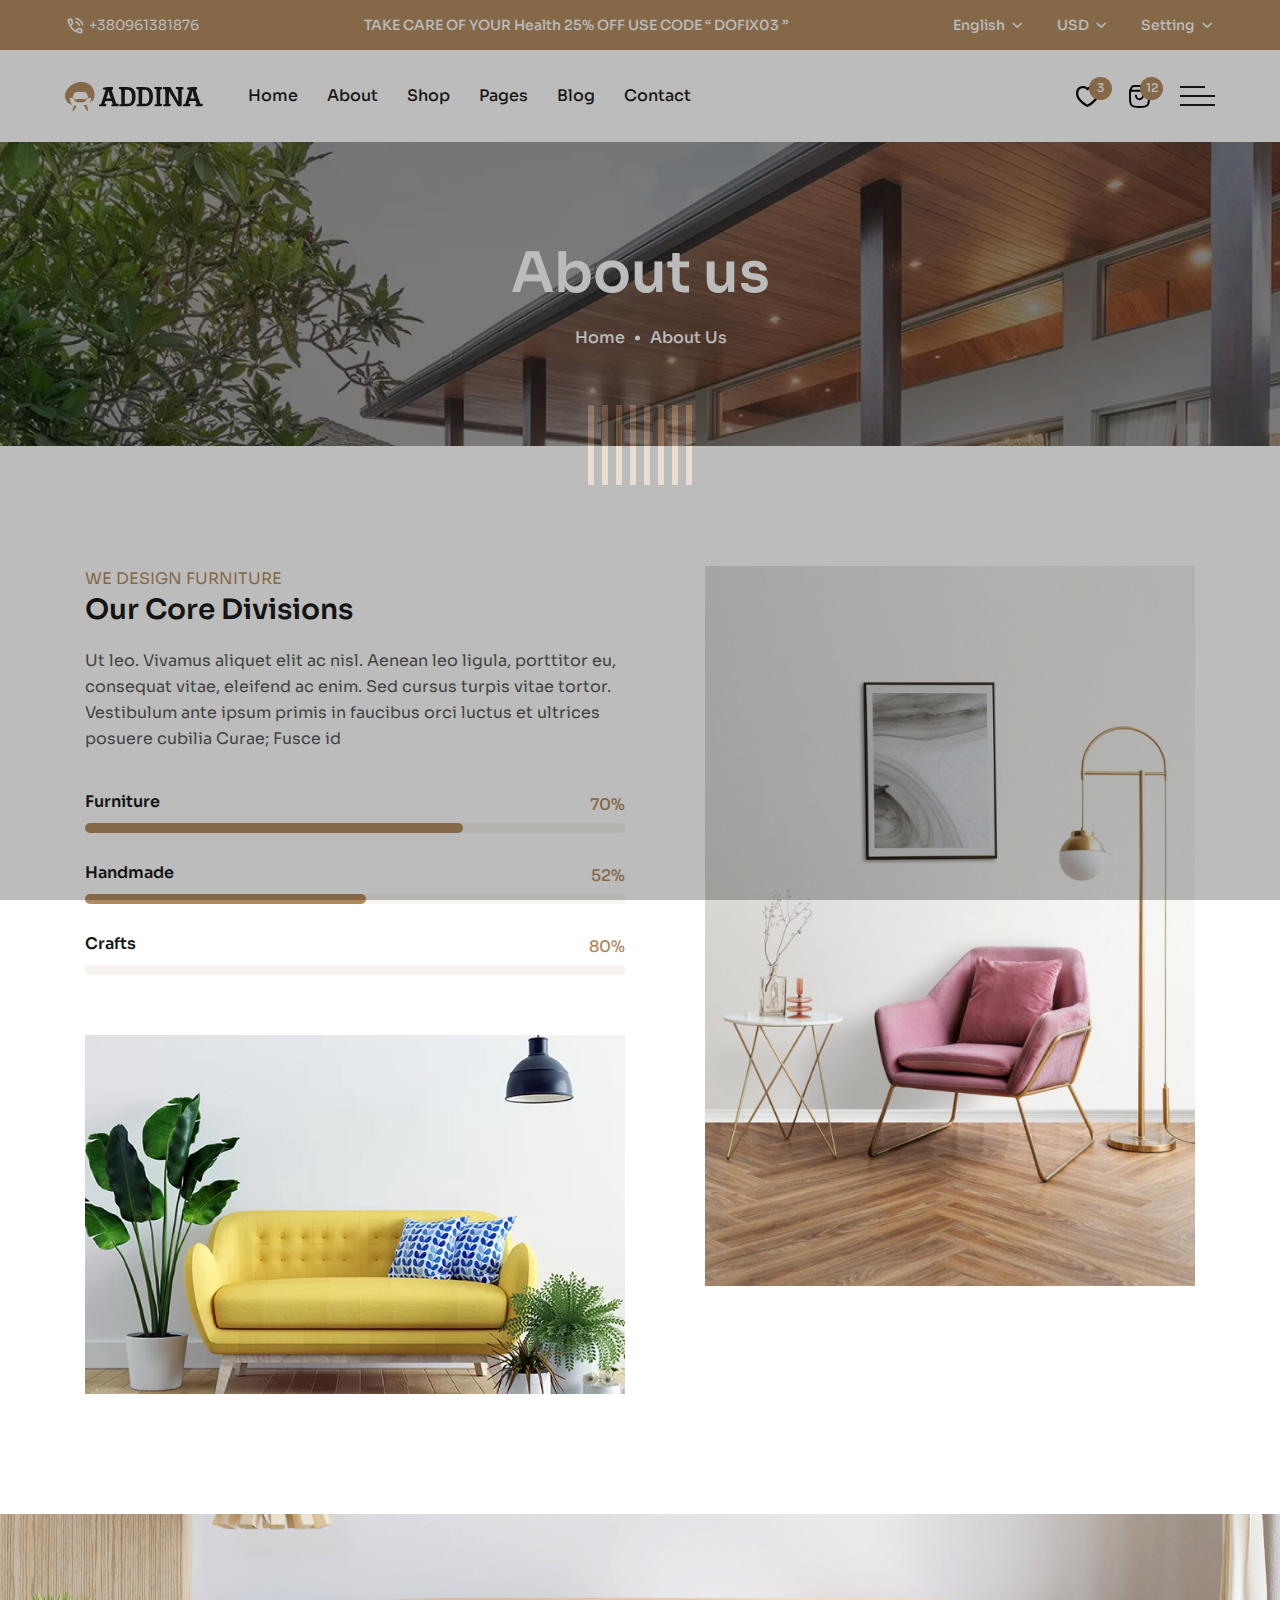
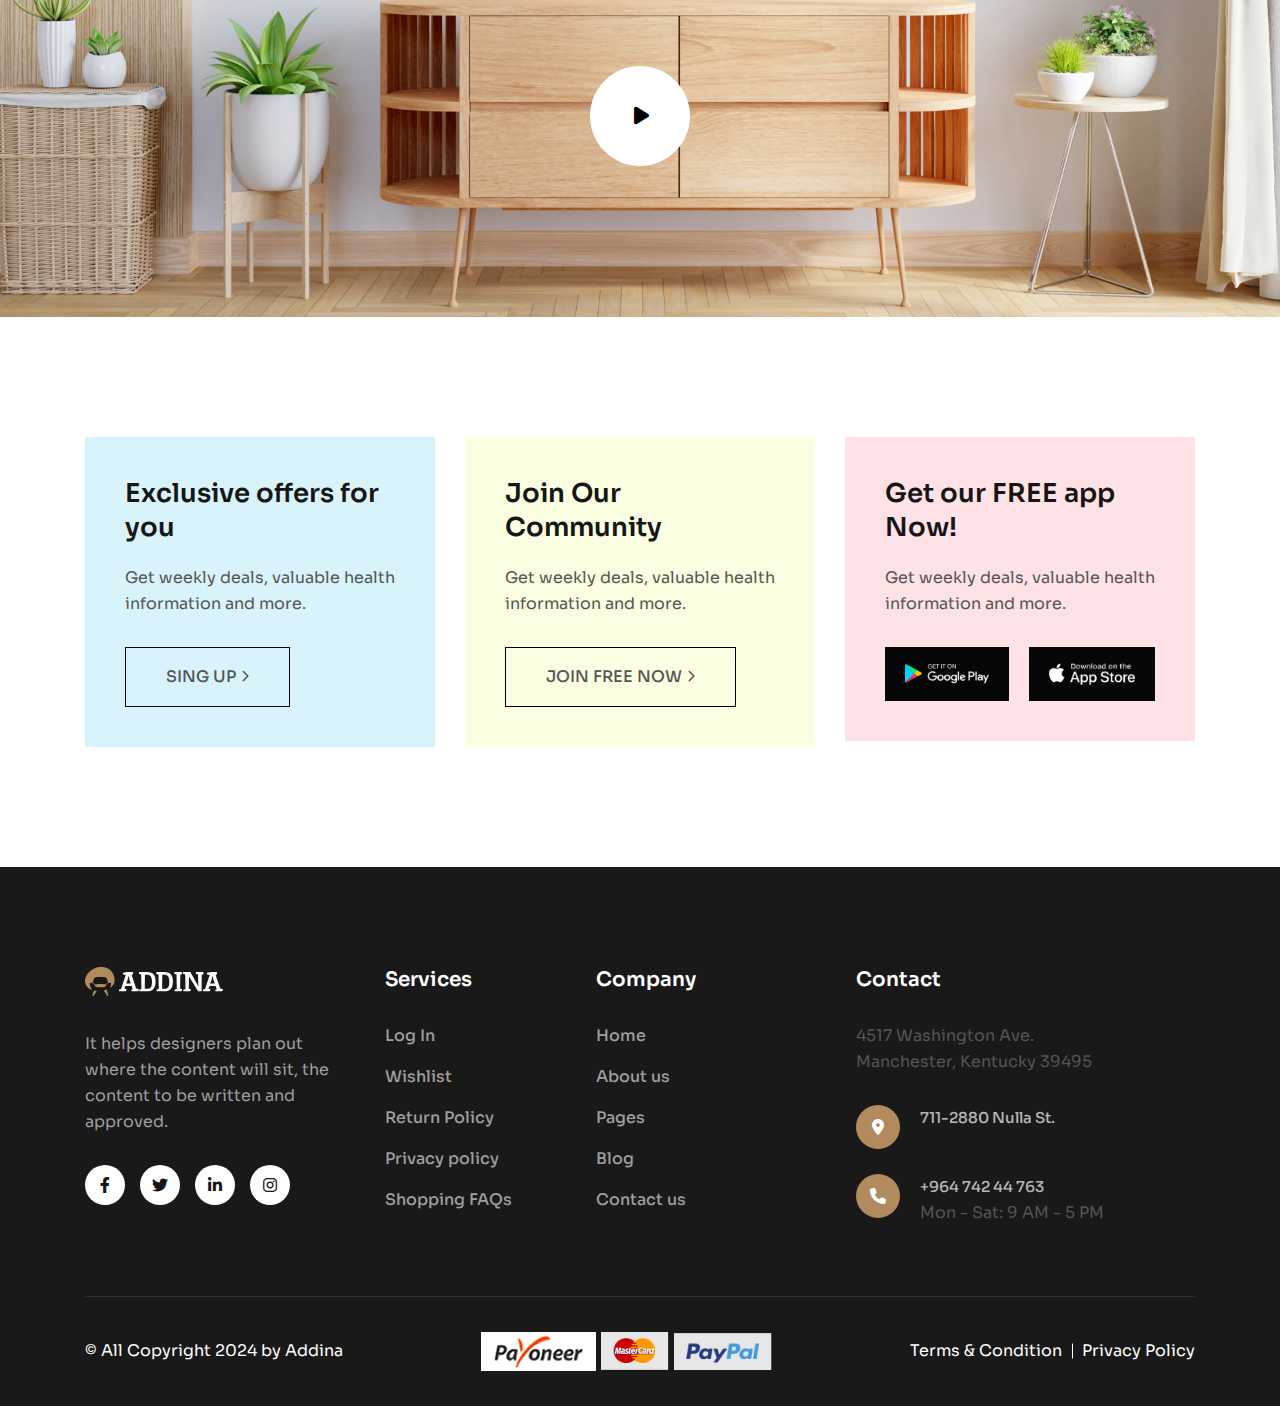
<file: about.html>
<!doctype html>
<html class="no-js" lang="zxx">

<head>
   <meta charset="utf-8">
   <meta http-equiv="x-ua-compatible" content="ie=edge">
   <title>Addina - Multipurpose eCommerce HTML Template

   </title>
   <meta name="description" content="">
   <meta name="viewport" content="width=device-width, initial-scale=1">

   <!-- Place favicon.ico in the root directory -->
   <link rel="shortcut icon" type="image/x-icon" href="assets/imgs/favicon.png">

   <!-- CSS here -->
   <link rel="stylesheet" href="assets/css/bootstrap.min.css">
   <link rel="stylesheet" href="assets/css/meanmenu.min.css">
   <link rel="stylesheet" href="assets/css/animate.css">
   <link rel="stylesheet" href="assets/css/swiper.min.css">
   <link rel="stylesheet" href="assets/css/slick.css">
   <link rel="stylesheet" href="assets/css/magnific-popup.css">
   <link rel="stylesheet" href="assets/css/fontawesome-pro.css">
   <link rel="stylesheet" href="assets/css/spacing.css">
   <link rel="stylesheet" href="assets/css/main.css">
</head>

<body>

   <!-- preloader start -->
   <div id="preloader">
      <div class="bd-loader-inner">
         <div class="bd-loader">
            <span class="bd-loader-item"></span>
            <span class="bd-loader-item"></span>
            <span class="bd-loader-item"></span>
            <span class="bd-loader-item"></span>
            <span class="bd-loader-item"></span>
            <span class="bd-loader-item"></span>
            <span class="bd-loader-item"></span>
            <span class="bd-loader-item"></span>
         </div>
      </div>
   </div>
   <!-- preloader start -->

   <!-- Back to top start -->
   <div class="backtotop-wrap cursor-pointer">
      <svg class="backtotop-circle svg-content" width="100%" height="100%" viewBox="-1 -1 102 102">
         <path d="M50,1 a49,49 0 0,1 0,98 a49,49 0 0,1 0,-98" />
      </svg>
   </div>
   <!-- Back to top end -->

   <!-- search area start -->
   <div class="df-search-area">
      <div class="container">
         <div class="row">
            <div class="col-xl-12">
               <div class="df-search-form">
                  <div class="df-search-close text-center mb-20">
                     <button class="df-search-close-btn df-search-close-btn"></button>
                  </div>
                  <form action="#">
                     <div class="df-search-input mb-10">
                        <input type="text" placeholder="Search for product...">
                        <button type="submit"><i class="flaticon-search-1"></i></button>
                     </div>
                     <div class="df-search-category">
                        <span>Search by : </span>
                        <a href="#">Healthline, </a>
                        <a href="#">COVID-19, </a>
                        <a href="#">Surgery, </a>
                        <a href="#">Surgeon, </a>
                        <a href="#">Medical research</a>
                     </div>
                  </form>
               </div>
            </div>
         </div>
      </div>
   </div>
   <div class="body-overlay"></div>
   <!-- search area end -->

   <!-- Offcanvas area start -->
   <div class="fix">
      <div class="offcanvas__info">
         <div class="offcanvas__wrapper">
            <div class="offcanvas__content">
               <div class="offcanvas__top mb-40 d-flex justify-content-between align-items-center">
                  <div class="offcanvas__logo">
                     <a href="index.html">
                        <img src="assets/imgs/logo/logo-white.svg" alt="logo not found">
                     </a>
                  </div>
                  <div class="offcanvas__close">
                     <button>
                        <i class="fal fa-times"></i>
                     </button>
                  </div>
               </div>
               <div class="offcanvas__search mb-25">
                  <form action="#">
                     <input type="text" placeholder="What are you searching for?">
                     <button type="submit"><i class="far fa-search"></i></button>
                  </form>
               </div>
               <div class="mobile-menu fix mb-40"></div>
               <div class="offcanvas__contact mt-30 mb-20">
                  <h4>Contact Info</h4>
                  <ul>
                     <li class="d-flex align-items-center">
                        <div class="offcanvas__contact-icon mr-15">
                           <i class="fal fa-map-marker-alt"></i>
                        </div>
                        <div class="offcanvas__contact-text">
                           <a target="_blank"
                              href="https://www.google.com/maps/place/Dhaka/@23.7806207,90.3492859,12z/data=!3m1!4b1!4m5!3m4!1s0x3755b8b087026b81:0x8fa563bbdd5904c2!8m2!3d23.8104753!4d90.4119873">12/A,
                              Mirnada City Tower, NYC</a>
                        </div>
                     </li>
                     <li class="d-flex align-items-center">
                        <div class="offcanvas__contact-icon mr-15">
                           <i class="far fa-phone"></i>
                        </div>
                        <div class="offcanvas__contact-text">
                           <a href="tel:+088889797697">+088889797697</a>
                        </div>
                     </li>
                     <li class="d-flex align-items-center">
                        <div class="offcanvas__contact-icon mr-15">
                           <i class="fal fa-envelope"></i>
                        </div>
                        <div class="offcanvas__contact-text">
                           <a href="tel:+012-345-6789"><span class="mailto:support@mail.com">support@mail.com</span></a>
                        </div>
                     </li>
                  </ul>
               </div>
               <div class="offcanvas__social">
                  <ul>
                     <li><a href="#"><i class="fab fa-facebook-f"></i></a></li>
                     <li><a href="#"><i class="fab fa-twitter"></i></a></li>
                     <li><a href="#"><i class="fab fa-youtube"></i></a></li>
                     <li><a href="#"><i class="fab fa-linkedin"></i></a></li>
                  </ul>
               </div>
            </div>
         </div>
      </div>
   </div>
   <div class="offcanvas__overlay"></div>
   <div class="offcanvas__overlay-white"></div>
   <!-- Offcanvas area start -->

   <!-- Header area start -->
   <header>
      <div class="header">
         <div class="header-top-area grocery__top-header">
            <div class="header-layout-4">
               <div class="header-to-main d-none d-sm-flex">
                  <div class="link-text">
                     <span><img src="assets/imgs/icons/call.png" alt=""></span>
                     <a href="tel:+380961381876">+380961381876</a>
                  </div>
                  <div class="header-top-notice d-none d-lg-block">
                     <p>TAKE CARE OF YOUR Health <span class="text-white">25% OFF</span> USE CODE “ DOFIX03 ”</p>
                  </div>
                  <div class="tp-header-top-menu d-flex align-items-center justify-content-end">
                     <div class="header-lang-item header-lang">
                        <span class="header-lang-toggle text-white" id="header-lang-toggle">English</span>
                        <ul class="">
                           <li>
                              <a class="furniture-clr-hover" href="#">Spanish</a>
                           </li>
                           <li>
                              <a class="furniture-clr-hover" href="#">Russian</a>
                           </li>
                           <li>
                              <a class="furniture-clr-hover" href="#">Portuguese</a>
                           </li>
                        </ul>
                     </div>
                     <div class="header-lang-item tp-header-currency">
                        <span class="header-currency-toggle text-white" id="header-currency-toggle">USD</span>
                        <ul>
                           <li>
                              <a class="furniture-clr-hover" href="#">EUR</a>
                           </li>
                           <li>
                              <a class="furniture-clr-hover" href="#">CHF</a>
                           </li>
                           <li>
                              <a class="furniture-clr-hover" href="#">GBP</a>
                           </li>
                           <li>
                              <a class="furniture-clr-hover" href="#">KWD</a>
                           </li>
                        </ul>
                     </div>
                     <div class="header-lang-item tp-header-setting">
                        <span class="header-setting-toggle text-white" id="header-setting-toggle">Setting</span>
                        <ul>
                           <li>
                              <a class="furniture-clr-hover" href="#">My Profile</a>
                           </li>
                           <li>
                              <a class="furniture-clr-hover" href="wishlist.html">Wishlist</a>
                           </li>
                           <li>
                              <a class="furniture-clr-hover" href="cart.html">Cart</a>
                           </li>
                           <li>
                              <a class="furniture-clr-hover" href="#">Logout</a>
                           </li>
                        </ul>
                     </div>
                  </div>
               </div>
            </div>
         </div>
         <div class="header-layout-4 header-bottom">
            <div id="header-sticky" class="header-4">
               <div class="mega-menu-wrapper">
                  <div class="header-main-4">
                     <div class="header-left">
                        <div class="header-logo">
                           <a href="index.html">
                              <img src="assets/imgs/furniture/logo/logo.svg" alt="logo not found">
                           </a>
                        </div>
                        <div class="mean__menu-wrapper furniture__menu d-none d-lg-block">
                           <div class="main-menu">
                              <nav id="mobile-menu">
                                 <ul>
                                    <li class="has-dropdown">
                                       <a href="index.html">Home</a>
                                       <ul class="submenu">
                                          <li><a href="pharmacy.html">Pharmacy Store</a></li>
                                          <li><a href="index.html">Furniture Store</a></li>
                                          <li><a href="grocery.html">Grocery Store</a></li>
                                       </ul>
                                    </li>
                                    <li>
                                       <a href="about.html">About</a>
                                    </li>
                                    <li class="has-dropdown">
                                       <a href="product.html">Shop</a>
                                       <ul class="submenu">
                                          <li><a href="product.html">Product</a></li>
                                          <li><a href="product-details.html">Product Details</a></li>
                                          <li><a href="wishlist.html">Wishlist</a></li>
                                          <li><a href="cart.html">Cart</a></li>
                                          <li><a href="checkout.html">Checkout</a></li>
                                       </ul>
                                    </li>
                                    <li class="has-dropdown">
                                       <a href="about.html">Pages</a>
                                       <ul class="submenu">
                                          <li><a href="about.html">About Us</a></li>
                                          <li><a href="store.html">Find a Store</a></li>
                                          <li><a href="portfolio.html">Portfolio</a></li>
                                          <li><a href="portfolio-details.html">Portfolio Details</a></li>
                                          <li><a href="faq.html">Faq</a></li>
                                          <li><a href="coming-soon.html">Coming Soon</a></li>
                                          <li><a href="error.html">404</a></li>
                                       </ul>
                                    </li>
                                    <li class="has-dropdown">
                                       <a href="blog.html">Blog</a>
                                       <ul class="submenu">
                                          <li><a href="blog.html">Blog Default</a></li>
                                          <li><a href="blog-grid.html">Blog Grid</a></li>
                                          <li><a href="blog-details.html">Blog Details</a></li>
                                       </ul>
                                    </li>
                                    <li>
                                       <a href="contact.html">Contact</a>
                                    </li>
                                 </ul>
                              </nav>
                           </div>
                        </div>
                     </div>
                     <div class="header-right d-inline-flex align-items-center justify-content-end">
                        <div class="header-search d-none d-xxl-block">
                           <form action="#">
                              <input type="text" placeholder="Search...">
                              <button type="submit">
                                 <svg width="18" height="18" viewBox="0 0 18 18" fill="none"
                                    xmlns="http://www.w3.org/2000/svg">
                                    <path d="M13.4443 13.4445L16.9999 17" stroke="white" stroke-width="2"
                                       stroke-linecap="round" stroke-linejoin="round" />
                                    <path
                                       d="M15.2222 8.11111C15.2222 12.0385 12.0385 15.2222 8.11111 15.2222C4.18375 15.2222 1 12.0385 1 8.11111C1 4.18375 4.18375 1 8.11111 1C12.0385 1 15.2222 4.18375 15.2222 8.11111Z"
                                       stroke="white" stroke-width="2" />
                                 </svg>
                              </button>
                           </form>
                        </div>
                        <div class="header-action d-flex align-items-center ml-30">
                           <div class="header-action-item">
                              <a href="wishlist.html" class="header-action-btn">
                                 <svg width="23" height="21" viewBox="0 0 23 21" fill="none"
                                    xmlns="http://www.w3.org/2000/svg">
                                    <path
                                       d="M21.2743 2.33413C20.6448 1.60193 19.8543 1.01306 18.9596 0.609951C18.0649 0.206838 17.0883 -0.0004864 16.1002 0.00291444C14.4096 -0.0462975 12.7637 0.529279 11.5011 1.61122C10.2385 0.529279 8.59252 -0.0462975 6.90191 0.00291444C5.91383 -0.0004864 4.93727 0.206838 4.04257 0.609951C3.14788 1.01306 2.35732 1.60193 1.72785 2.33413C0.632101 3.61193 -0.514239 5.92547 0.245772 9.69587C1.4588 15.7168 10.5548 20.6578 10.9388 20.8601C11.11 20.9518 11.3028 21 11.4988 21C11.6948 21 11.8875 20.9518 12.0587 20.8601C12.445 20.6534 21.541 15.7124 22.7518 9.69587C23.5164 5.92547 22.37 3.61193 21.2743 2.33413ZM20.4993 9.27583C19.6416 13.5326 13.4074 17.492 11.5011 18.6173C8.81516 17.0587 3.28927 13.1457 2.50856 9.27583C1.91872 6.35103 2.72587 4.65208 3.50773 3.74126C3.9212 3.26166 4.43995 2.87596 5.02678 2.61185C5.6136 2.34774 6.25396 2.21175 6.90191 2.21365C7.59396 2.16375 8.28765 2.2871 8.91534 2.57168C9.54304 2.85626 10.0833 3.29235 10.4835 3.83743C10.5822 4.012 10.7278 4.15794 10.9051 4.26003C11.0824 4.36212 11.2849 4.41662 11.4916 4.41787C11.6983 4.41911 11.9015 4.36704 12.0801 4.26709C12.2587 4.16714 12.4062 4.02296 12.5071 3.84959C12.9065 3.30026 13.448 2.86048 14.0781 2.57361C14.7081 2.28674 15.4051 2.16267 16.1002 2.21365C16.7495 2.21061 17.3915 2.34604 17.9798 2.6102C18.5681 2.87435 19.0881 3.26065 19.5025 3.74126C20.282 4.65208 21.0892 6.35103 20.4993 9.27583Z"
                                       fill="black" />
                                 </svg>
                                 <span class="header-action-badge bg-furniture">3</span>
                              </a>
                           </div>
                           <div class="header-action-item">
                              <a href="cart.html" class="header-action-btn cartmini-open-btn">
                                 <svg width="21" height="23" viewBox="0 0 21 23" fill="none"
                                    xmlns="http://www.w3.org/2000/svg">
                                    <path
                                       d="M14.0625 10.6C14.0625 12.5883 12.4676 14.2 10.5 14.2C8.53243 14.2 6.9375 12.5883 6.9375 10.6M1 5.8H20M1 5.8V13C1 20.6402 2.33946 22 10.5 22C18.6605 22 20 20.6402 20 13V5.8M1 5.8L2.71856 2.32668C3.12087 1.5136 3.94324 1 4.84283 1H16.1571C17.0568 1 17.8791 1.5136 18.2814 2.32668L20 5.8"
                                       stroke="black" stroke-width="2" stroke-linecap="round" stroke-linejoin="round" />
                                 </svg>
                                 <span class="header-action-badge bg-furniture">12</span>
                              </a>
                           </div>
                        </div>
                        <div class="header-humbager ml-30">
                           <a class="sidebar__toggle" href="javascript:void(0)">
                              <div class="bar-icon-2">
                                 <span></span>
                                 <span></span>
                                 <span></span>
                              </div>
                           </a>
                           <!-- for wp -->
                           <div class="header__hamburger ml-50 d-none">
                              <button type="button" class="hamburger-btn offcanvas-open-btn">
                                 <span>01</span>
                                 <span>01</span>
                                 <span>01</span>
                              </button>
                           </div>
                        </div>
                     </div>
                  </div>
               </div>
            </div>
         </div>
      </div>
   </header>
   <!-- Header area end -->

   <!-- Body main wrapper start -->
   <main>

      <!-- Breadcrumb area start  -->
      <div class="breadcrumb__area theme-bg-1 p-relative z-index-11 pt-95 pb-95">
         <div class="breadcrumb__thumb" data-background="assets/imgs/bg/breadcrumb-bg.jpg"></div>
         <div class="container">
            <div class="row justify-content-center">
               <div class="col-xxl-12">
                  <div class="breadcrumb__wrapper text-center">
                     <h2 class="breadcrumb__title">About us</h2>
                     <div class="breadcrumb__menu">
                        <nav>
                           <ul>
                              <li><span><a href="index.html">Home</a></span></li>
                              <li><span>About Us</span></li>
                           </ul>
                        </nav>
                     </div>
                  </div>
               </div>
            </div>
         </div>
      </div>
      <!-- Breadcrumb area start  -->

      <!-- About area start -->
      <section class="about-area pt-120 pb-120">
         <div class="container">
            <div class="row g-4">
               <div class="col-xxl-6 col-xl-6 col-lg-6">
                  <div class="wow  fadeInRight animated" data-wow-delay="0.3s">
                     <div class="mb-20">
                        <span class="mb-15" style="color: #B18B5E;">WE DESIGN FURNITURE</span>
                        <h3>Our Core Divisions</h3>
                     </div>
                     <p>Ut leo. Vivamus aliquet elit ac nisl. Aenean leo ligula, porttitor eu, consequat vitae, eleifend
                        ac enim. Sed cursus
                        turpis vitae tortor. Vestibulum ante ipsum primis in faucibus orci luctus et ultrices posuere
                        cubilia Curae; Fusce id</p>
                     <div class="bd-skill__progress mt-40 mb-60">
                        <div class="bd-progress__skill-item fix">
                           <h5>Furniture</h5>
                           <div class="progress">
                              <div class="progress-bar wow slideInLeft" data-wow-duration="1s" data-wow-delay=".3s"
                                 role="progressbar" data-width="70%" aria-valuenow="25" aria-valuemin="0"
                                 aria-valuemax="100"
                                 style="width: 70%; visibility: visible; animation-duration: 1s; animation-delay: 0.3s; animation-name: slideInLeft;">
                              </div>
                           </div>
                           <span class="progress-count">70%</span>
                        </div>
                        <div class="bd-progress__skill-item fix">
                           <h5>Handmade</h5>
                           <div class="progress">
                              <div class="progress-bar wow slideInLeft" data-wow-duration="1s" data-wow-delay=".3s"
                                 role="progressbar" data-width="52%" aria-valuenow="25" aria-valuemin="0"
                                 aria-valuemax="100"
                                 style="width: 52%; visibility: visible; animation-duration: 1s; animation-delay: 0.3s; animation-name: slideInLeft;">
                              </div>
                           </div>
                           <span class="progress-count">52%</span>
                        </div>
                        <div class="bd-progress__skill-item fix">
                           <h5>Crafts</h5>
                           <div class="progress">
                              <div class="progress-bar wow slideInLeft" data-wow-duration="1.5s" data-wow-delay=".3s"
                                 role="progressbar" data-width="80%" aria-valuenow="25" aria-valuemin="0"
                                 aria-valuemax="100"
                                 style="width: 80%; visibility: visible; animation-duration: 1s; animation-delay: 0.3s; animation-name: slideInLeft;">
                              </div>
                           </div>
                           <span class="progress-count">80%</span>
                        </div>
                     </div>
                     <img class="w-100" src="assets/imgs/furniture/about/about-image2.jpg" alt="">
                  </div>
               </div>
               <div class="col-xxl-6 col-xl-6 col-lg-6">
                  <img class="w-100 pl-50" src="assets/imgs/furniture/about/about-image1.jpg" alt="">
               </div>
            </div>
         </div>
      </section>
      <!-- About area end -->

      <!-- About video area start -->
      <div class="postbox__thumb postbox__video w-img p-relative">
         <a href="blog-details.html">
            <img src="assets/imgs/furniture/about/about-video-image.jpg" alt="image">
         </a>
         <a href="https://www.youtube.com/watch?v=YkfPITD2C8Y" class="play-btn pulse-btn popup-video"><i
               class="fas fa-play"></i></a>
      </div>
      <!-- About video area end -->

      <!-- Support area start -->
      <section class="support-area section-space">
         <div class="container">
            <div class="row g-5">
               <div class="col-xxl-4 col-xl-4 col-lg-4 col-md-6">
                  <div class="support-item">
                     <div class="support-content">
                        <h3>Exclusive offers for you</h3>
                        <p>Get weekly deals, valuable health information and more.</p>
                        <a class="join-btn furniture-btn" href="#">sing up<span><i
                                 class="fa-regular fa-angle-right"></i></span></a>
                     </div>
                  </div>
               </div>
               <div class="col-xxl-4 col-xl-4 col-lg-4 col-md-6">
                  <div class="support-item is-light-yellow">
                     <div class="support-content">
                        <h3>Join Our Community</h3>
                        <p>Get weekly deals, valuable health information and more.</p>
                        <a class="join-btn furniture-btn" href="#">Join FREE now<span><i
                                 class="fa-regular fa-angle-right"></i></span></a>
                     </div>
                  </div>
               </div>
               <div class="col-xxl-4 col-xl-4 col-lg-4 col-md-6">
                  <div class="support-item is-pale-pink">
                     <div class="support-content">
                        <h3>Get our FREE app Now!</h3>
                        <p>Get weekly deals, valuable health information and more.</p>
                        <div class="mobile__app-download">
                           <a class="app__download" href="#">
                              <img src="assets/imgs/app/play-store.png" alt="image not found">
                           </a>
                           <a class="app__download" href="#">
                              <img src="assets/imgs/app/apple-store.png" alt="image not found">
                           </a>
                        </div>
                     </div>
                  </div>
               </div>
            </div>
         </div>
      </section>
      <!-- Support area end -->

   </main>
   <!-- Body main wrapper end -->

   <!-- Footer area start -->
   <footer class="footer-bg">
      <div class="footer-area pt-100 pb-20">
         <div class="footer-style-4">
            <div class="container">
               <div class="footer-grid-3">
                  <div class="footer-widget-4">
                     <div class="footer-logo mb-35">
                        <a href="index.html"><img src="assets/imgs/furniture/logo/logo-light.svg"
                              alt="image bnot found"></a>
                     </div>
                     <p>It helps designers plan out where the content will sit, the content to be written and approved.
                     </p>
                     <div class="theme-social">
                        <a class="furniture-bg-hover" href="#"><i class="fa-brands fa-facebook-f"></i></a>
                        <a class="furniture-bg-hover" href="#"><i class="fa-brands fa-twitter"></i></a>
                        <a class="furniture-bg-hover" href="#"><i class="fa-brands fa-linkedin-in"></i></a>
                        <a class="furniture-bg-hover" href="#"><i class="fa-brands fa-instagram"></i></a>
                     </div>
                  </div>
                  <div class="footer-widget-4">
                     <div class="footer-widget-title">
                        <h4>Services</h4>
                     </div>
                     <div class="footer-link">
                        <ul>
                           <li><a href="error.html">Log In</a></li>
                           <li><a href="wishlist.html">Wishlist</a></li>
                           <li><a href="error.html">Return Policy</a></li>
                           <li><a href="error.html">Privacy policy</a></li>
                           <li><a href="faq.html">Shopping FAQs</a></li>
                        </ul>
                     </div>
                  </div>
                  <div class="footer-widget-4">
                     <div class="footer-widget-title">
                        <h4>Company</h4>
                     </div>
                     <div class="footer-link">
                        <ul>
                           <li><a href="index.html">Home</a></li>
                           <li><a href="about.html">About us </a></li>
                           <li><a href="about.html">Pages</a></li>
                           <li><a href="blog.html">Blog</a></li>
                           <li><a href="contact.html">Contact us</a></li>
                        </ul>
                     </div>
                  </div>
                  <div class="footer-widget footer-col-4">
                     <div class="footer-widget-title">
                        <h4>Contact</h4>
                     </div>
                     <div class="footer-info mb-35">
                        <p class="w-75">4517 Washington Ave. Manchester, Kentucky 39495</p>
                        <div class="footer-info-item d-flex align-items-start pb-15 pt-15">
                           <div class="footer-info-icon mr-20">
                              <span> <i class="fa-solid fa-location-dot furniture-icon"></i></span>
                           </div>
                           <div class="footer-info-text">
                              <a class="furniture-clr-hover" target="_blank"
                                 href="https://www.google.com/maps/place/Orville+St,+La+Presa,+CA+91977,+USA/@32.7092048,-117.0082772,17z/data=!3m1!4b1!4m5!3m4!1s0x80d9508a9aec8cd1:0x72d1ac1c9527b705!8m2!3d32.7092003!4d-117.0060885">711-2880
                                 Nulla St.</a>
                           </div>
                        </div>
                        <div class="footer-info-item d-flex align-items-start">
                           <div class="footer-info-icon mr-20">
                              <span><i class="fa-solid fa-phone furniture-icon"></i></span>
                           </div>
                           <div class="footer-info-text">
                              <a class="furniture-clr-hover" href="tel:012-345-6789">+964 742 44 763</a>
                              <p>Mon - Sat: 9 AM - 5 PM</p>
                           </div>
                        </div>
                     </div>
                  </div>
               </div>
            </div>
         </div>
      </div>
      <div class="container">
         <div class="footer-copyright-area b-t">
            <div class="footer-copyright-wrapper">
               <div class="footer-copyright-text">
                  <p class="mb-0">© All Copyright 2024 by <a target="_blank" class="furniture-clr-hover"
                        href="#">Addina</a></p>
               </div>
               <div class="footer-payment d-flex align-items-center gap-2">
                  <div class="footer-payment-item mb-0">
                     <div class="footer-payment-thumb">
                        <img src="assets/imgs/icons/payoneer.png" alt="">
                     </div>
                  </div>
                  <div class="footer-payment-item mb-0">
                     <div class="footer-payment-thumb">
                        <img src="assets/imgs/icons/maser.png" alt="">
                     </div>
                  </div>
                  <div class="footer-payment-item">
                     <div class="footer-payment-thumb">
                        <img src="assets/imgs/icons/paypal.png" alt="">
                     </div>
                  </div>
               </div>
               <div class="footer-conditions">
                  <ul>
                     <li><a class="furniture-clr-hover" href="#">Terms & Condition</a></li>
                     <li><a class="furniture-clr-hover" href="#">Privacy Policy</a></li>
                  </ul>
               </div>
            </div>
         </div>
      </div>
   </footer>
   <!-- Footer area end -->

   <!-- JS here -->
   <script src="assets/js/jquery-3.6.0.min.js"></script>
   <script src="assets/js/waypoints.min.js"></script>
   <script src="assets/js/bootstrap.bundle.min.js"></script>
   <script src="assets/js/meanmenu.min.js"></script>
   <script src="assets/js/swiper.min.js"></script>
   <script src="assets/js/slick.min.js"></script>
   <script src="assets/js/magnific-popup.min.js"></script>
   <script src="assets/js/counterup.js"></script>
   <script src="assets/js/wow.js"></script>
   <script src="assets/js/ajax-form.js"></script>
   <script src="assets/js/beforeafter.jquery-1.0.0.min.js"></script>
   <script src="assets/js/main.js"></script>
</body>

</html>
</file>
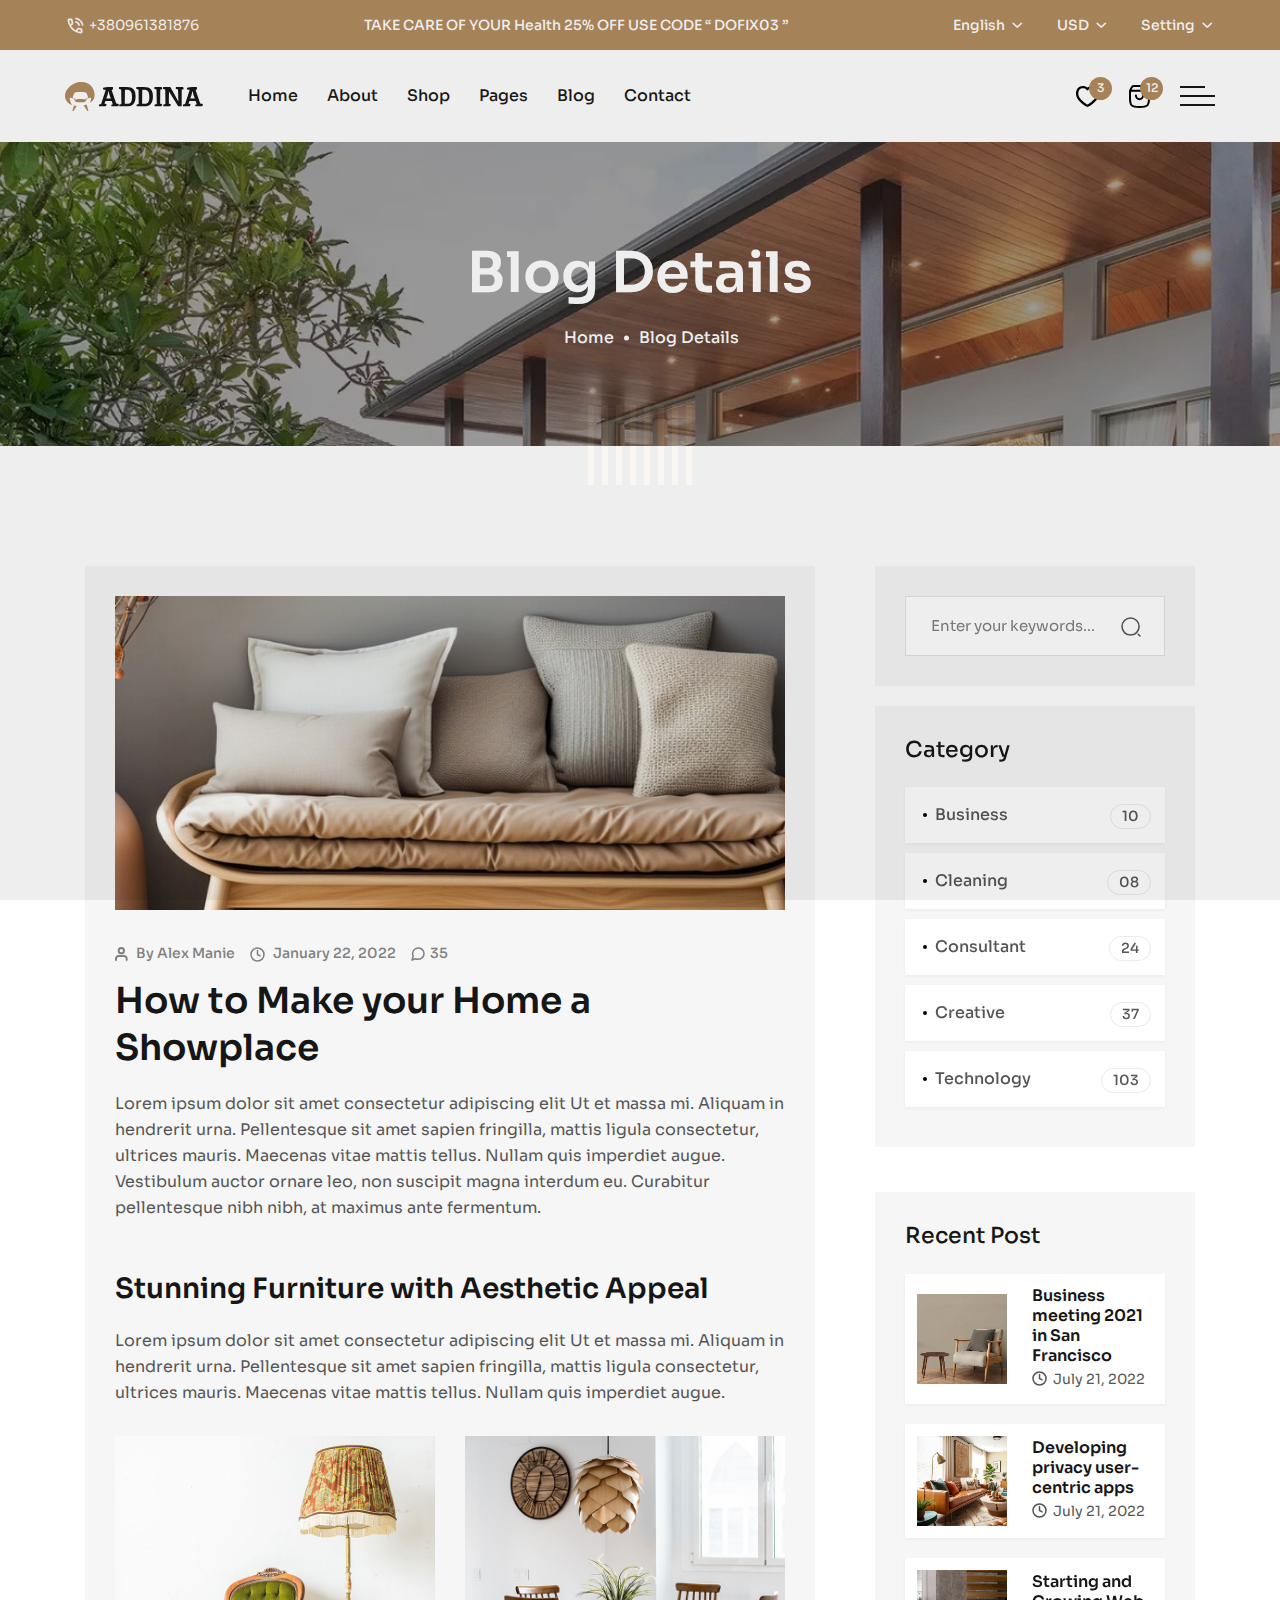
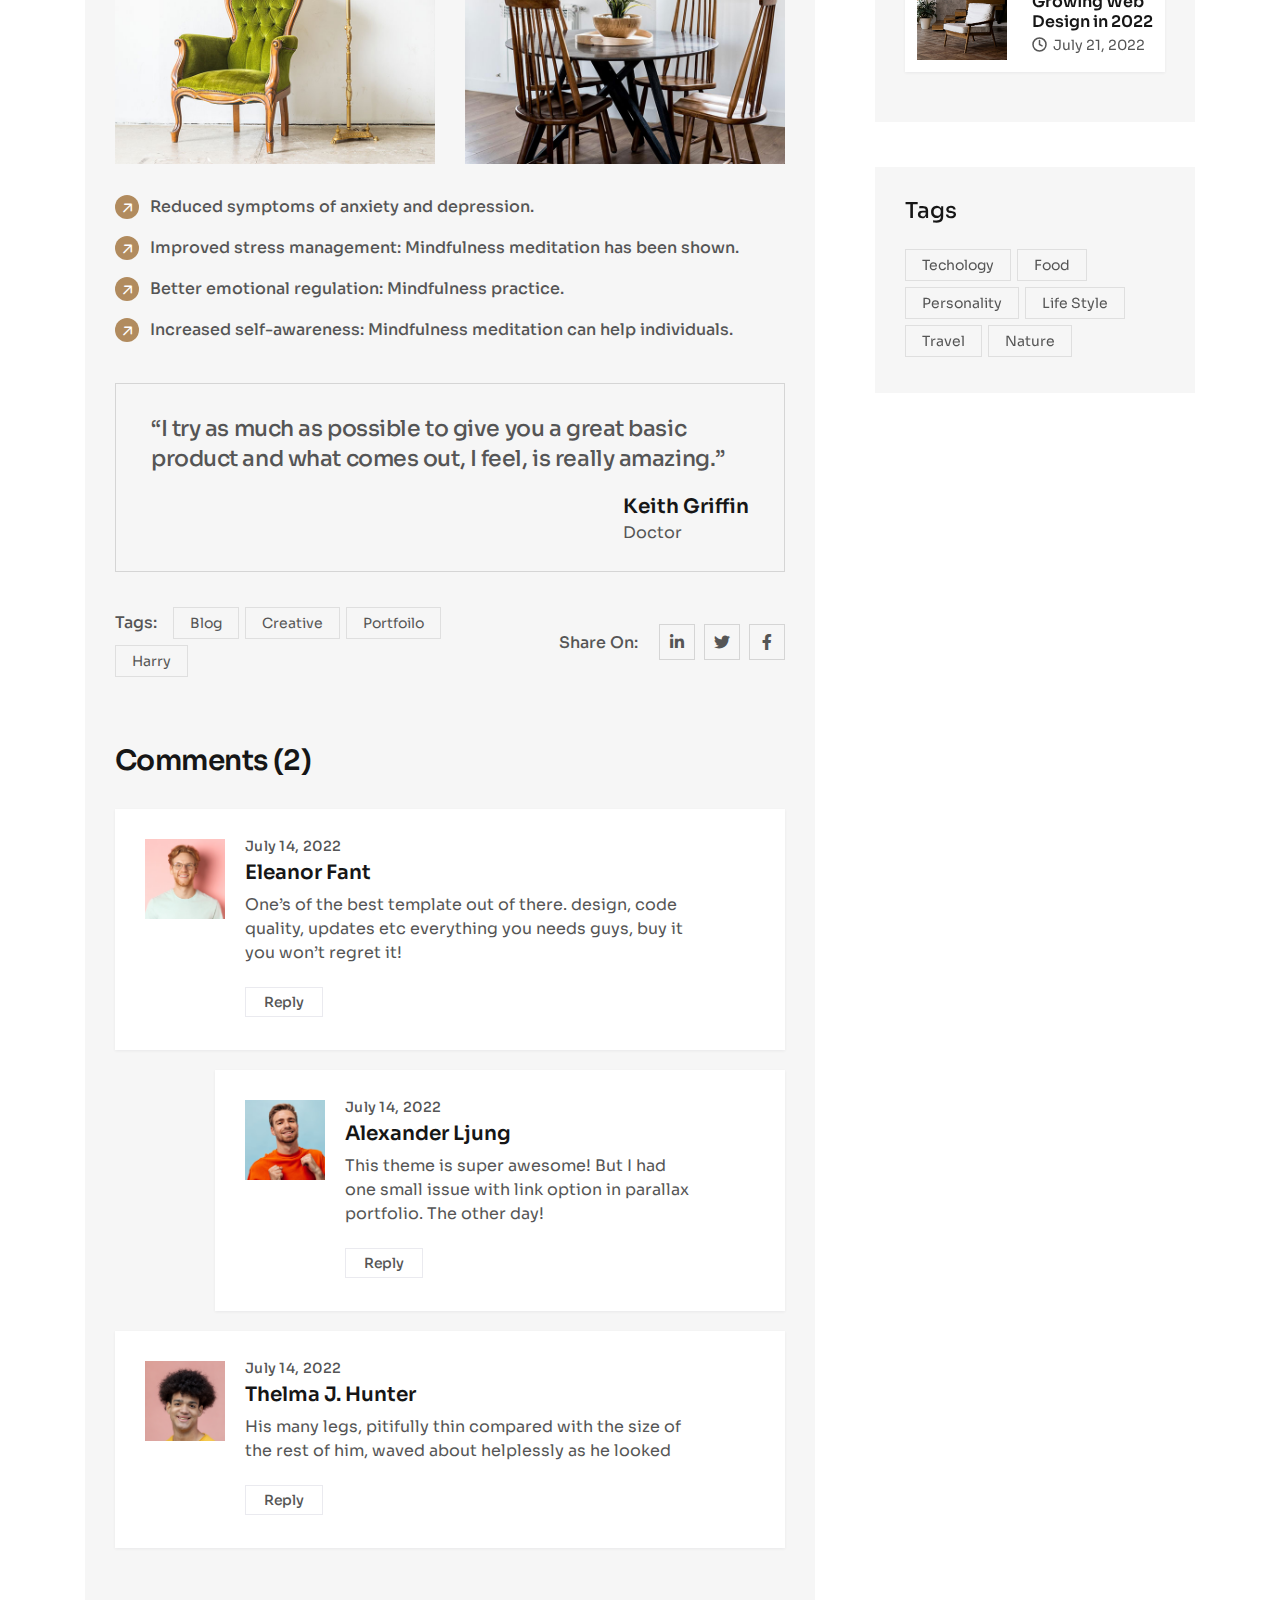
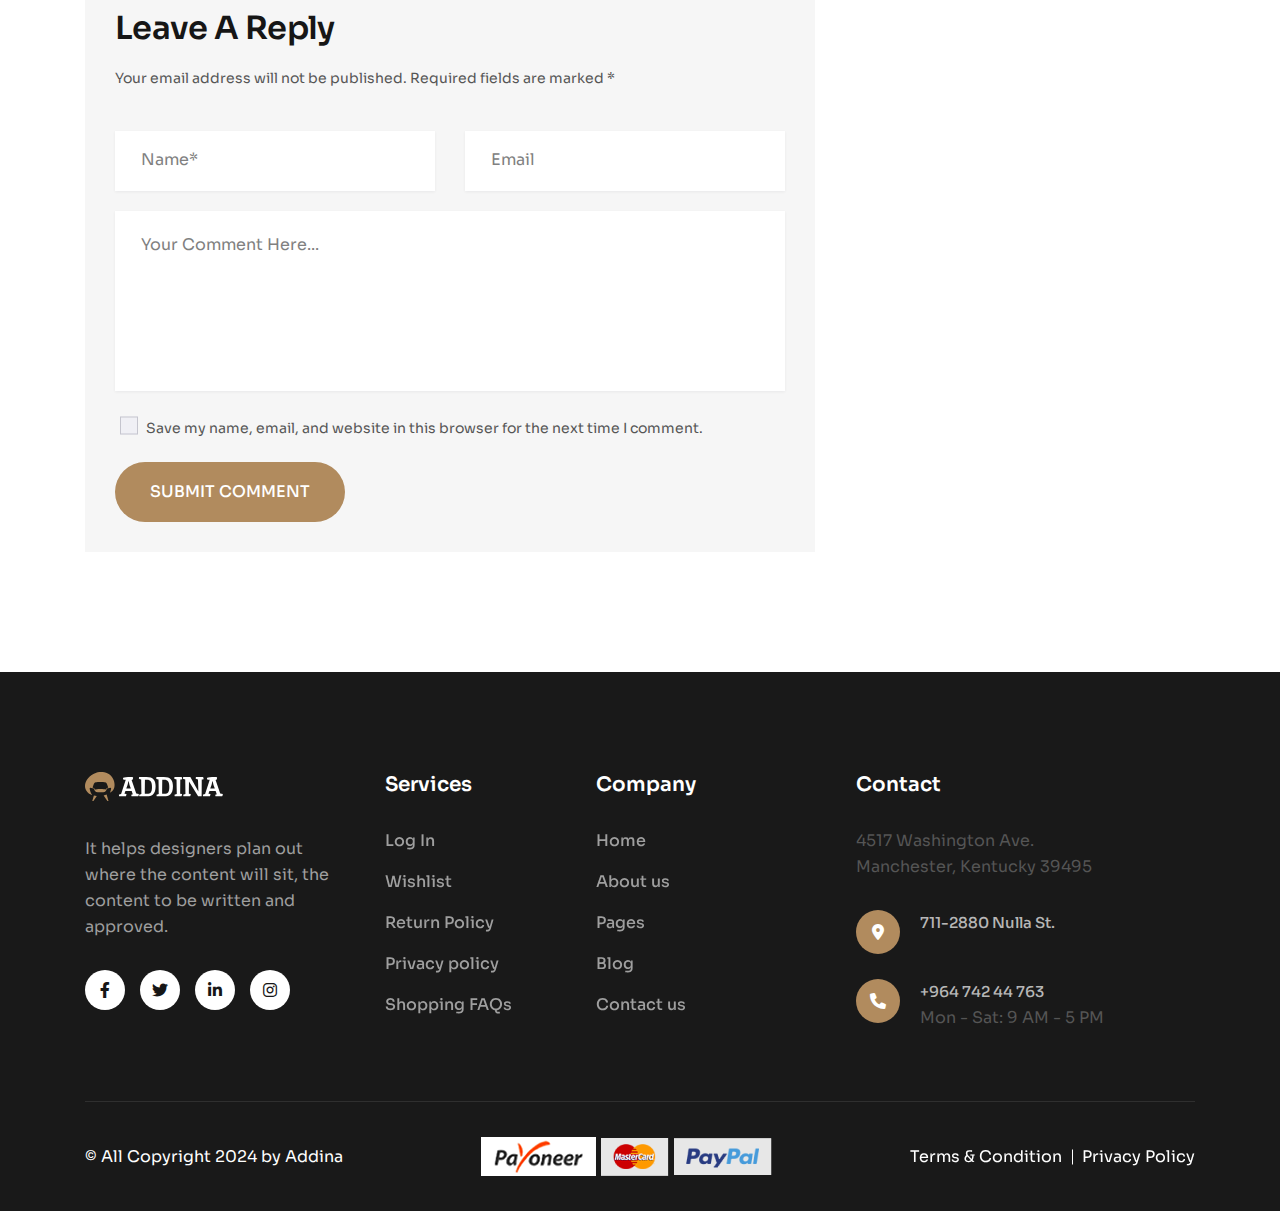
<file: blog-details.html>
<!doctype html>
<html class="no-js" lang="zxx">

<head>
   <meta charset="utf-8">
   <meta http-equiv="x-ua-compatible" content="ie=edge">
   <title>Addina - Multipurpose eCommerce HTML Template

   </title>
   <meta name="description" content="">
   <meta name="viewport" content="width=device-width, initial-scale=1">

   <!-- Place favicon.ico in the root directory -->
   <link rel="shortcut icon" type="image/x-icon" href="assets/imgs/favicon.png">

   <!-- CSS here -->
   <link rel="stylesheet" href="assets/css/bootstrap.min.css">
   <link rel="stylesheet" href="assets/css/meanmenu.min.css">
   <link rel="stylesheet" href="assets/css/animate.css">
   <link rel="stylesheet" href="assets/css/swiper.min.css">
   <link rel="stylesheet" href="assets/css/slick.css">
   <link rel="stylesheet" href="assets/css/magnific-popup.css">
   <link rel="stylesheet" href="assets/css/fontawesome-pro.css">
   <link rel="stylesheet" href="assets/css/spacing.css">
   <link rel="stylesheet" href="assets/css/main.css">
</head>

<body>

   <!-- preloader start -->
   <div id="preloader">
      <div class="bd-loader-inner">
         <div class="bd-loader">
            <span class="bd-loader-item"></span>
            <span class="bd-loader-item"></span>
            <span class="bd-loader-item"></span>
            <span class="bd-loader-item"></span>
            <span class="bd-loader-item"></span>
            <span class="bd-loader-item"></span>
            <span class="bd-loader-item"></span>
            <span class="bd-loader-item"></span>
         </div>
      </div>
   </div>
   <!-- preloader start -->

   <!-- Back to top start -->
   <div class="backtotop-wrap cursor-pointer">
      <svg class="backtotop-circle svg-content" width="100%" height="100%" viewBox="-1 -1 102 102">
         <path d="M50,1 a49,49 0 0,1 0,98 a49,49 0 0,1 0,-98" />
      </svg>
   </div>
   <!-- Back to top end -->

   <!-- search area start -->
   <div class="df-search-area">
      <div class="container">
         <div class="row">
            <div class="col-xl-12">
               <div class="df-search-form">
                  <div class="df-search-close text-center mb-20">
                     <button class="df-search-close-btn df-search-close-btn"></button>
                  </div>
                  <form action="#">
                     <div class="df-search-input mb-10">
                        <input type="text" placeholder="Search for product...">
                        <button type="submit"><i class="flaticon-search-1"></i></button>
                     </div>
                     <div class="df-search-category">
                        <span>Search by : </span>
                        <a href="#">Healthline, </a>
                        <a href="#">COVID-19, </a>
                        <a href="#">Surgery, </a>
                        <a href="#">Surgeon, </a>
                        <a href="#">Medical research</a>
                     </div>
                  </form>
               </div>
            </div>
         </div>
      </div>
   </div>
   <div class="body-overlay"></div>
   <!-- search area end -->

   <!-- Offcanvas area start -->
   <div class="fix">
      <div class="offcanvas__info">
         <div class="offcanvas__wrapper">
            <div class="offcanvas__content">
               <div class="offcanvas__top mb-40 d-flex justify-content-between align-items-center">
                  <div class="offcanvas__logo">
                     <a href="index.html">
                        <img src="assets/imgs/logo/logo-white.svg" alt="logo not found">
                     </a>
                  </div>
                  <div class="offcanvas__close">
                     <button>
                        <i class="fal fa-times"></i>
                     </button>
                  </div>
               </div>
               <div class="offcanvas__search mb-25">
                  <form action="#">
                     <input type="text" placeholder="What are you searching for?">
                     <button type="submit"><i class="far fa-search"></i></button>
                  </form>
               </div>
               <div class="mobile-menu fix mb-40"></div>
               <div class="offcanvas__contact mt-30 mb-20">
                  <h4>Contact Info</h4>
                  <ul>
                     <li class="d-flex align-items-center">
                        <div class="offcanvas__contact-icon mr-15">
                           <i class="fal fa-map-marker-alt"></i>
                        </div>
                        <div class="offcanvas__contact-text">
                           <a target="_blank"
                              href="https://www.google.com/maps/place/Dhaka/@23.7806207,90.3492859,12z/data=!3m1!4b1!4m5!3m4!1s0x3755b8b087026b81:0x8fa563bbdd5904c2!8m2!3d23.8104753!4d90.4119873">12/A,
                              Mirnada City Tower, NYC</a>
                        </div>
                     </li>
                     <li class="d-flex align-items-center">
                        <div class="offcanvas__contact-icon mr-15">
                           <i class="far fa-phone"></i>
                        </div>
                        <div class="offcanvas__contact-text">
                           <a href="tel:+088889797697">+088889797697</a>
                        </div>
                     </li>
                     <li class="d-flex align-items-center">
                        <div class="offcanvas__contact-icon mr-15">
                           <i class="fal fa-envelope"></i>
                        </div>
                        <div class="offcanvas__contact-text">
                           <a href="tel:+012-345-6789"><span class="mailto:support@mail.com">support@mail.com</span></a>
                        </div>
                     </li>
                  </ul>
               </div>
               <div class="offcanvas__social">
                  <ul>
                     <li><a href="#"><i class="fab fa-facebook-f"></i></a></li>
                     <li><a href="#"><i class="fab fa-twitter"></i></a></li>
                     <li><a href="#"><i class="fab fa-youtube"></i></a></li>
                     <li><a href="#"><i class="fab fa-linkedin"></i></a></li>
                  </ul>
               </div>
            </div>
         </div>
      </div>
   </div>
   <div class="offcanvas__overlay"></div>
   <div class="offcanvas__overlay-white"></div>
   <!-- Offcanvas area start -->

   <!-- Header area start -->
   <header>
      <div class="header">
         <div class="header-top-area grocery__top-header">
            <div class="header-layout-4">
               <div class="header-to-main d-none d-sm-flex">
                  <div class="link-text">
                     <span><img src="assets/imgs/icons/call.png" alt=""></span>
                     <a href="tel:+380961381876">+380961381876</a>
                  </div>
                  <div class="header-top-notice d-none d-lg-block">
                     <p>TAKE CARE OF YOUR Health <span class="text-white">25% OFF</span> USE CODE “ DOFIX03 ”</p>
                  </div>
                  <div class="tp-header-top-menu d-flex align-items-center justify-content-end">
                     <div class="header-lang-item header-lang">
                        <span class="header-lang-toggle text-white" id="header-lang-toggle">English</span>
                        <ul class="">
                           <li>
                              <a class="furniture-clr-hover" href="#">Spanish</a>
                           </li>
                           <li>
                              <a class="furniture-clr-hover" href="#">Russian</a>
                           </li>
                           <li>
                              <a class="furniture-clr-hover" href="#">Portuguese</a>
                           </li>
                        </ul>
                     </div>
                     <div class="header-lang-item tp-header-currency">
                        <span class="header-currency-toggle text-white" id="header-currency-toggle">USD</span>
                        <ul>
                           <li>
                              <a class="furniture-clr-hover" href="#">EUR</a>
                           </li>
                           <li>
                              <a class="furniture-clr-hover" href="#">CHF</a>
                           </li>
                           <li>
                              <a class="furniture-clr-hover" href="#">GBP</a>
                           </li>
                           <li>
                              <a class="furniture-clr-hover" href="#">KWD</a>
                           </li>
                        </ul>
                     </div>
                     <div class="header-lang-item tp-header-setting">
                        <span class="header-setting-toggle text-white" id="header-setting-toggle">Setting</span>
                        <ul>
                           <li>
                              <a class="furniture-clr-hover" href="#">My Profile</a>
                           </li>
                           <li>
                              <a class="furniture-clr-hover" href="wishlist.html">Wishlist</a>
                           </li>
                           <li>
                              <a class="furniture-clr-hover" href="cart.html">Cart</a>
                           </li>
                           <li>
                              <a class="furniture-clr-hover" href="#">Logout</a>
                           </li>
                        </ul>
                     </div>
                  </div>
               </div>
            </div>
         </div>
         <div class="header-layout-4 header-bottom">
            <div id="header-sticky" class="header-4">
               <div class="mega-menu-wrapper">
                  <div class="header-main-4">
                     <div class="header-left">
                        <div class="header-logo">
                           <a href="index.html">
                              <img src="assets/imgs/furniture/logo/logo.svg" alt="logo not found">
                           </a>
                        </div>
                        <div class="mean__menu-wrapper furniture__menu d-none d-lg-block">
                           <div class="main-menu">
                              <nav id="mobile-menu">
                                 <ul>
                                    <li class="has-dropdown">
                                       <a href="index.html">Home</a>
                                       <ul class="submenu">
                                          <li><a href="pharmacy.html">Pharmacy Store</a></li>
                                          <li><a href="index.html">Furniture Store</a></li>
                                          <li><a href="grocery.html">Grocery Store</a></li>
                                       </ul>
                                    </li>
                                    <li>
                                       <a href="about.html">About</a>
                                    </li>
                                    <li class="has-dropdown">
                                       <a href="product.html">Shop</a>
                                       <ul class="submenu">
                                          <li><a href="product.html">Product</a></li>
                                          <li><a href="product-details.html">Product Details</a></li>
                                          <li><a href="wishlist.html">Wishlist</a></li>
                                          <li><a href="cart.html">Cart</a></li>
                                          <li><a href="checkout.html">Checkout</a></li>
                                       </ul>
                                    </li>
                                    <li class="has-dropdown">
                                       <a href="about.html">Pages</a>
                                       <ul class="submenu">
                                          <li><a href="about.html">About Us</a></li>
                                          <li><a href="store.html">Find a Store</a></li>
                                          <li><a href="portfolio.html">Portfolio</a></li>
                                          <li><a href="portfolio-details.html">Portfolio Details</a></li>
                                          <li><a href="faq.html">Faq</a></li>
                                          <li><a href="coming-soon.html">Coming Soon</a></li>
                                          <li><a href="error.html">404</a></li>
                                       </ul>
                                    </li>
                                    <li class="has-dropdown">
                                       <a href="blog.html">Blog</a>
                                       <ul class="submenu">
                                          <li><a href="blog.html">Blog Default</a></li>
                                          <li><a href="blog-grid.html">Blog Grid</a></li>
                                          <li><a href="blog-details.html">Blog Details</a></li>
                                       </ul>
                                    </li>
                                    <li>
                                       <a href="contact.html">Contact</a>
                                    </li>
                                 </ul>
                              </nav>
                           </div>
                        </div>
                     </div>
                     <div class="header-right d-inline-flex align-items-center justify-content-end">
                        <div class="header-search d-none d-xxl-block">
                           <form action="#">
                              <input type="text" placeholder="Search...">
                              <button type="submit">
                                 <svg width="18" height="18" viewBox="0 0 18 18" fill="none"
                                    xmlns="http://www.w3.org/2000/svg">
                                    <path d="M13.4443 13.4445L16.9999 17" stroke="white" stroke-width="2"
                                       stroke-linecap="round" stroke-linejoin="round" />
                                    <path
                                       d="M15.2222 8.11111C15.2222 12.0385 12.0385 15.2222 8.11111 15.2222C4.18375 15.2222 1 12.0385 1 8.11111C1 4.18375 4.18375 1 8.11111 1C12.0385 1 15.2222 4.18375 15.2222 8.11111Z"
                                       stroke="white" stroke-width="2" />
                                 </svg>
                              </button>
                           </form>
                        </div>
                        <div class="header-action d-flex align-items-center ml-30">
                           <div class="header-action-item">
                              <a href="wishlist.html" class="header-action-btn">
                                 <svg width="23" height="21" viewBox="0 0 23 21" fill="none"
                                    xmlns="http://www.w3.org/2000/svg">
                                    <path
                                       d="M21.2743 2.33413C20.6448 1.60193 19.8543 1.01306 18.9596 0.609951C18.0649 0.206838 17.0883 -0.0004864 16.1002 0.00291444C14.4096 -0.0462975 12.7637 0.529279 11.5011 1.61122C10.2385 0.529279 8.59252 -0.0462975 6.90191 0.00291444C5.91383 -0.0004864 4.93727 0.206838 4.04257 0.609951C3.14788 1.01306 2.35732 1.60193 1.72785 2.33413C0.632101 3.61193 -0.514239 5.92547 0.245772 9.69587C1.4588 15.7168 10.5548 20.6578 10.9388 20.8601C11.11 20.9518 11.3028 21 11.4988 21C11.6948 21 11.8875 20.9518 12.0587 20.8601C12.445 20.6534 21.541 15.7124 22.7518 9.69587C23.5164 5.92547 22.37 3.61193 21.2743 2.33413ZM20.4993 9.27583C19.6416 13.5326 13.4074 17.492 11.5011 18.6173C8.81516 17.0587 3.28927 13.1457 2.50856 9.27583C1.91872 6.35103 2.72587 4.65208 3.50773 3.74126C3.9212 3.26166 4.43995 2.87596 5.02678 2.61185C5.6136 2.34774 6.25396 2.21175 6.90191 2.21365C7.59396 2.16375 8.28765 2.2871 8.91534 2.57168C9.54304 2.85626 10.0833 3.29235 10.4835 3.83743C10.5822 4.012 10.7278 4.15794 10.9051 4.26003C11.0824 4.36212 11.2849 4.41662 11.4916 4.41787C11.6983 4.41911 11.9015 4.36704 12.0801 4.26709C12.2587 4.16714 12.4062 4.02296 12.5071 3.84959C12.9065 3.30026 13.448 2.86048 14.0781 2.57361C14.7081 2.28674 15.4051 2.16267 16.1002 2.21365C16.7495 2.21061 17.3915 2.34604 17.9798 2.6102C18.5681 2.87435 19.0881 3.26065 19.5025 3.74126C20.282 4.65208 21.0892 6.35103 20.4993 9.27583Z"
                                       fill="black" />
                                 </svg>
                                 <span class="header-action-badge bg-furniture">3</span>
                              </a>
                           </div>
                           <div class="header-action-item">
                              <a href="cart.html" class="header-action-btn cartmini-open-btn">
                                 <svg width="21" height="23" viewBox="0 0 21 23" fill="none"
                                    xmlns="http://www.w3.org/2000/svg">
                                    <path
                                       d="M14.0625 10.6C14.0625 12.5883 12.4676 14.2 10.5 14.2C8.53243 14.2 6.9375 12.5883 6.9375 10.6M1 5.8H20M1 5.8V13C1 20.6402 2.33946 22 10.5 22C18.6605 22 20 20.6402 20 13V5.8M1 5.8L2.71856 2.32668C3.12087 1.5136 3.94324 1 4.84283 1H16.1571C17.0568 1 17.8791 1.5136 18.2814 2.32668L20 5.8"
                                       stroke="black" stroke-width="2" stroke-linecap="round" stroke-linejoin="round" />
                                 </svg>
                                 <span class="header-action-badge bg-furniture">12</span>
                              </a>
                           </div>
                        </div>
                        <div class="header-humbager ml-30">
                           <a class="sidebar__toggle" href="javascript:void(0)">
                              <div class="bar-icon-2">
                                 <span></span>
                                 <span></span>
                                 <span></span>
                              </div>
                           </a>
                           <!-- for wp -->
                           <div class="header__hamburger ml-50 d-none">
                              <button type="button" class="hamburger-btn offcanvas-open-btn">
                                 <span>01</span>
                                 <span>01</span>
                                 <span>01</span>
                              </button>
                           </div>
                        </div>
                     </div>
                  </div>
               </div>
            </div>
         </div>
      </div>
   </header>
   <!-- Header area end -->

   <!-- Body main wrapper start -->
   <main>

      <!-- Breadcrumb area start  -->
      <div class="breadcrumb__area theme-bg-1 p-relative z-index-11 pt-95 pb-95">
         <div class="breadcrumb__thumb" data-background="assets/imgs/bg/breadcrumb-bg.jpg"></div>
         <div class="container">
            <div class="row justify-content-center">
               <div class="col-xxl-12">
                  <div class="breadcrumb__wrapper text-center">
                     <h2 class="breadcrumb__title">Blog Details</h2>
                     <div class="breadcrumb__menu">
                        <nav>
                           <ul>
                              <li><span><a href="index.html">Home</a></span></li>
                              <li><span>Blog Details</span></li>
                           </ul>
                        </nav>
                     </div>
                  </div>
               </div>
            </div>
         </div>
      </div>
      <!-- Breadcrumb area start  -->

      <!-- Postbox details area start -->
      <section class="postbox__area section-space">
         <div class="container">
            <div class="row gy-50">
               <div class="col-xxl-8 col-lg-8">
                  <div class="postbox__wrapper theme-bg-2">
                     <article class="postbox__item mb-50 transition-3">
                        <div class="postbox__thumb w-img mb-30">
                           <a href="blog-details.html">
                              <img src="assets/imgs/blog/postbox/postbox-01.jpg" alt="">
                           </a>
                        </div>
                        <div class="postbox__content">
                           <div class="postbox__meta">
                              <span>
                                 <a href="#">
                                    <svg width="13" height="14" viewBox="0 0 13 14" fill="none"
                                       xmlns="http://www.w3.org/2000/svg">
                                       <path
                                          d="M11.6667 13V11.6667C11.6667 10.9594 11.3857 10.2811 10.8856 9.78105C10.3855 9.28095 9.70724 9 9 9H3.66667C2.95942 9 2.28115 9.28095 1.78105 9.78105C1.28095 10.2811 1 10.9594 1 11.6667V13"
                                          stroke="currentColor" stroke-width="2" stroke-linecap="round"
                                          stroke-linejoin="round" />
                                       <path
                                          d="M6.33317 6.33333C7.80593 6.33333 8.99984 5.13943 8.99984 3.66667C8.99984 2.19391 7.80593 1 6.33317 1C4.86041 1 3.6665 2.19391 3.6665 3.66667C3.6665 5.13943 4.86041 6.33333 6.33317 6.33333Z"
                                          stroke="currentColor" stroke-width="2" stroke-linecap="round"
                                          stroke-linejoin="round" />
                                    </svg>
                                    By Alex Manie
                                 </a>
                              </span>
                              <span>
                                 <svg width="15" height="15" viewBox="0 0 15 15" fill="none"
                                    xmlns="http://www.w3.org/2000/svg">
                                    <path
                                       d="M7.5 14C11.0899 14 14 11.0899 14 7.5C14 3.91015 11.0899 1 7.5 1C3.91015 1 1 3.91015 1 7.5C1 11.0899 3.91015 14 7.5 14Z"
                                       stroke="currentColor" stroke-width="1.5" stroke-linecap="round"
                                       stroke-linejoin="round" />
                                    <path d="M7.5 3.59961V7.49961L10.1 8.79961" stroke="currentColor" stroke-width="1.5"
                                       stroke-linecap="round" stroke-linejoin="round" />
                                 </svg> January 22, 2022
                              </span>
                              <span>
                                 <svg width="14" height="14" viewBox="0 0 14 14" fill="none"
                                    xmlns="http://www.w3.org/2000/svg">
                                    <path
                                       d="M12.9718 6.66668C12.9741 7.54659 12.769 8.4146 12.3732 9.20001C11.9039 10.1412 11.1825 10.9328 10.2897 11.4862C9.39697 12.0396 8.36813 12.3329 7.31844 12.3333C6.4406 12.3356 5.57463 12.13 4.79106 11.7333L1 13L2.26369 9.20001C1.86791 8.4146 1.66281 7.54659 1.6651 6.66668C1.66551 5.61452 1.95815 4.58325 2.51025 3.68838C3.06236 2.79352 3.85211 2.0704 4.79106 1.60002C5.57463 1.20331 6.4406 0.997725 7.31844 1.00002H7.65099C9.03729 1.07668 10.3467 1.66319 11.3284 2.64726C12.3102 3.63132 12.8953 4.94378 12.9718 6.33334V6.66668Z"
                                       stroke="currentColor" stroke-width="1.5" stroke-linecap="round"
                                       stroke-linejoin="round" />
                                 </svg>35
                              </span>
                           </div>
                           <h3 class="postbox__title">
                              <a href="blog-details.html">How to Make your Home a Showplace</a>
                           </h3>
                           <div class="postbox__text">
                              <p>Lorem ipsum dolor sit amet consectetur adipiscing elit Ut et massa mi. Aliquam in
                                 hendrerit urna. Pellentesque sit amet sapien fringilla, mattis ligula consectetur,
                                 ultrices mauris. Maecenas vitae mattis tellus. Nullam quis imperdiet augue. Vestibulum
                                 auctor ornare leo, non suscipit magna interdum eu. Curabitur pellentesque nibh nibh, at
                                 maximus ante fermentum.</p>
                           </div>
                        </div>
                     </article>
                     <div class="postbox__features">
                        <h4 class="postbox__features-title mb-20">Stunning Furniture with Aesthetic Appeal</h4>
                        <p>Lorem ipsum dolor sit amet consectetur adipiscing elit Ut et massa mi. Aliquam in hendrerit
                           urna. Pellentesque sit amet sapien fringilla, mattis ligula consectetur, ultrices mauris.
                           Maecenas vitae mattis tellus. Nullam quis imperdiet augue. </p>
                        <div class="postbox__thumb-wrapper p-relative mt-30 mb-30">
                           <div class="row g-5">
                              <div class="col-lg-6">
                                 <div class="postbox__features-thumb w-img">
                                    <img src="assets/imgs/blog/postbox/postbox-04.jpg" alt="">
                                 </div>
                              </div>
                              <div class="col-lg-6">
                                 <div class="postbox__features-thumb w-img">
                                    <img src="assets/imgs/blog/postbox/postbox-05.jpg" alt="">
                                 </div>
                              </div>
                           </div>
                        </div>
                        <div class="features__list">
                           <ul>
                              <li>Reduced symptoms of anxiety and depression.</li>
                              <li>Improved stress management: Mindfulness meditation has been shown.</li>
                              <li>Better emotional regulation: Mindfulness practice.</li>
                              <li>Increased self-awareness: Mindfulness meditation can help individuals.</li>
                           </ul>
                        </div>
                     </div>
                     <div class="postbox__quote mb-35">
                        <blockquote>
                           <p>“I try as much as possible to give you a great basic product and what comes out, I feel,
                              is really amazing.”</p>
                           <div class="blog__quote-author d-flex justify-content-end">
                              <div class="quote__author-info">
                                 <h4>Keith Griffin</h4>
                                 <span>Doctor</span>
                              </div>
                           </div>
                        </blockquote>
                     </div>
                     <div class="postbox__share-wrapper mb-60">
                        <div class="row align-items-center">
                           <div class="col-xl-7">
                              <div class="tagcloud tagcloud-sm">
                                 <span>Tags:</span>
                                 <a href="#">Blog</a>
                                 <a href="#">Creative</a>
                                 <a href="#">Portfoilo</a>
                                 <a href="#">Harry</a>
                              </div>
                           </div>
                           <div class="col-xl-5">
                              <div class="postbox__share text-xl-end">
                                 <span>Share On:</span>
                                 <a href="#"><i class="fa-brands fa-linkedin-in"></i></a>
                                 <a href="#"><i class="fab fa-twitter"></i></a>
                                 <a href="#"><i class="fab fa-facebook-f"></i></a>
                              </div>
                           </div>
                        </div>
                     </div>
                     <div class="postbox__comment-wrapper">
                        <div class="postbox__comment mb-60">
                           <h3 class="postbox__comment-title">Comments (2)</h3>
                           <ul>
                              <li>
                                 <div class="postbox__comment-box d-sm-flex align-items-start">
                                    <div class="postbox__comment-info">
                                       <div class="postbox__comment-avatar">
                                          <img src="assets/imgs/user/user-01.png" alt="">
                                       </div>
                                    </div>
                                    <div class="postbox__comment-text ">
                                       <div class="postbox__comment-name">
                                          <span class="post-meta"> July 14, 2022</span>
                                          <h5><a href="#">Eleanor Fant</a></h5>
                                       </div>
                                       <p>One’s of the best template out of there. design, code quality, updates etc
                                          everything you needs guys, buy it you won’t regret it!</p>
                                       <div class="postbox__comment-reply">
                                          <a href="#">Reply</a>
                                       </div>
                                    </div>
                                 </div>
                                 <ul class="children">
                                    <li>
                                       <div class="postbox__comment-box d-sm-flex align-items-start">
                                          <div class="postbox__comment-info">
                                             <div class="postbox__comment-avatar">
                                                <img src="assets/imgs/user/user-02.png" alt="">
                                             </div>
                                          </div>
                                          <div class="postbox__comment-text ">
                                             <div class="postbox__comment-name">
                                                <span class="post-meta"> July 14, 2022</span>
                                                <h5><a href="#">Alexander Ljung</a></h5>
                                             </div>
                                             <p>This theme is super awesome! But I had one small issue with link option
                                                in parallax portfolio. The other day! </p>
                                             <div class="postbox__comment-reply">
                                                <a href="#">Reply</a>
                                             </div>
                                          </div>
                                       </div>
                                    </li>
                                 </ul>
                              </li>
                              <li>
                                 <div class="postbox__comment-box d-sm-flex align-items-start">
                                    <div class="postbox__comment-info">
                                       <div class="postbox__comment-avatar">
                                          <img src="assets/imgs/user/user-05.png" alt="">
                                       </div>
                                    </div>
                                    <div class="postbox__comment-text ">
                                       <div class="postbox__comment-name">
                                          <span class="post-meta"> July 14, 2022</span>
                                          <h5><a href="#">Thelma J. Hunter</a></h5>
                                       </div>
                                       <p>His many legs, pitifully thin compared with the size of the rest of him, waved
                                          about helplessly as he looked</p>
                                       <div class="postbox__comment-reply">
                                          <a href="#">Reply</a>
                                       </div>
                                    </div>
                                 </div>
                              </li>
                           </ul>
                        </div>
                        <div class="postbox__comment-form">
                           <h3 class="postbox__comment-form-title">Leave A Reply</h3>
                           <p>Your email address will not be published. Required fields are marked *</p>
                           <form action="#">
                              <div class="row">
                                 <div class="col-xxl-6 col-xl-6 col-lg-6 col-md-6">
                                    <div class="postbox__comment-input">
                                       <input type="text" placeholder="Name*">
                                    </div>
                                 </div>
                                 <div class="col-xxl-6 col-xl-6 col-lg-6 col-md-6">
                                    <div class="postbox__comment-input">
                                       <input type="email" placeholder="Email">
                                    </div>
                                 </div>
                                 <div class="col-xxl-12">
                                    <div class="postbox__comment-input">
                                       <textarea placeholder="Your Comment Here..."></textarea>
                                    </div>
                                 </div>
                                 <div class="col-xxl-12">
                                    <div class="postbox__comment-agree d-flex align-items-start mb-25">
                                       <input class="e-check-input" type="checkbox" id="e-agree">
                                       <label class="e-check-label" for="e-agree">Save my name, email, and website in
                                          this browser for the next time I comment.</label>
                                    </div>
                                 </div>
                                 <div class="col-xxl-12">
                                    <div class="postbox__comment-btn">
                                       <button class="fill-btn">
                                          <span class="fill-btn-inner">
                                             <span class="fill-btn-normal">Submit Comment</span>
                                             <span class="fill-btn-hover">Submit Comment</span>
                                          </span>
                                       </button>
                                    </div>
                                 </div>
                              </div>
                           </form>
                        </div>
                     </div>
                  </div>
               </div>
               <div class="col-xxl-4 col-lg-4">
                  <div class="sidebar__wrapper bd-sticky pl-30">
                     <div class="sidebar__widget mb-20">
                        <div class="sidebar__widget-content">
                           <div class="sidebar__search">
                              <form action="#">
                                 <div class="sidebar__search-input">
                                    <input type="text" placeholder="Enter your keywords...">
                                    <button type="submit">
                                       <svg width="20" height="20" viewBox="0 0 20 20" fill="none"
                                          xmlns="http://www.w3.org/2000/svg">
                                          <path
                                             d="M9.55 18.1C14.272 18.1 18.1 14.272 18.1 9.55C18.1 4.82797 14.272 1 9.55 1C4.82797 1 1 4.82797 1 9.55C1 14.272 4.82797 18.1 9.55 18.1Z"
                                             stroke="currentColor" stroke-width="1.5" stroke-linecap="round"
                                             stroke-linejoin="round" />
                                          <path d="M19.0002 19.0002L17.2002 17.2002" stroke="currentColor"
                                             stroke-width="1.5" stroke-linecap="round" stroke-linejoin="round" />
                                       </svg>
                                    </button>
                                 </div>
                              </form>
                           </div>
                        </div>
                     </div>
                     <div class="sidebar__widget mb-45">
                        <h3 class="sidebar__widget-title">Category</h3>
                        <div class="sidebar__widget-content">
                           <ul>
                              <li><a href="blog.html">Business <span>10</span></a></li>
                              <li><a href="blog.html">Cleaning <span>08</span></a></li>
                              <li><a href="blog.html">Consultant <span>24</span></a></li>
                              <li><a href="blog.html">Creative <span>37</span></a></li>
                              <li><a href="blog.html">Technology <span>103</span></a></li>
                           </ul>
                        </div>
                     </div>
                     <div class="sidebar__widget mb-45">
                        <h3 class="sidebar__widget-title">Recent Post</h3>
                        <div class="sidebar__widget-content">
                           <div class="sidebar__post">
                              <div class="rc__post d-flex align-items-center">
                                 <div class="rc__post-thumb">
                                    <a href="blog-details.html"><img src="assets/imgs/blog/blog-11.jpg" alt=""></a>
                                 </div>
                                 <div class="rc__post-content">
                                    <h4 class="rc__post-title">
                                       <a href="blog-details.html">Business meeting 2021 in San Francisco</a>
                                    </h4>
                                    <div class="rc__meta">
                                       <span>
                                          <svg width="15" height="15" viewBox="0 0 15 15" fill="none"
                                             xmlns="http://www.w3.org/2000/svg">
                                             <path
                                                d="M7.5 14C11.0899 14 14 11.0899 14 7.5C14 3.91015 11.0899 1 7.5 1C3.91015 1 1 3.91015 1 7.5C1 11.0899 3.91015 14 7.5 14Z"
                                                stroke="currentColor" stroke-width="1.5" stroke-linecap="round"
                                                stroke-linejoin="round" />
                                             <path d="M7.5 3.59961V7.49961L10.1 8.79961" stroke="currentColor"
                                                stroke-width="1.5" stroke-linecap="round" stroke-linejoin="round" />
                                          </svg>July 21, 2022
                                       </span>
                                    </div>
                                 </div>
                              </div>
                              <div class="rc__post d-flex align-items-center">
                                 <div class="rc__post-thumb">
                                    <a href="blog-details.html"><img src="assets/imgs/blog/blog-12.jpg" alt=""></a>
                                 </div>
                                 <div class="rc__post-content">
                                    <h4 class="rc__post-title">
                                       <a href="blog-details.html">Developing privacy user-centric apps</a>
                                    </h4>
                                    <div class="rc__meta">
                                       <span>
                                          <svg width="15" height="15" viewBox="0 0 15 15" fill="none"
                                             xmlns="http://www.w3.org/2000/svg">
                                             <path
                                                d="M7.5 14C11.0899 14 14 11.0899 14 7.5C14 3.91015 11.0899 1 7.5 1C3.91015 1 1 3.91015 1 7.5C1 11.0899 3.91015 14 7.5 14Z"
                                                stroke="currentColor" stroke-width="1.5" stroke-linecap="round"
                                                stroke-linejoin="round" />
                                             <path d="M7.5 3.59961V7.49961L10.1 8.79961" stroke="currentColor"
                                                stroke-width="1.5" stroke-linecap="round" stroke-linejoin="round" />
                                          </svg>July 21, 2022
                                       </span>
                                    </div>
                                 </div>
                              </div>
                              <div class="rc__post d-flex align-items-center">
                                 <div class="rc__post-thumb">
                                    <a href="blog-details.html"><img src="assets/imgs/blog/blog-13.jpg" alt=""></a>
                                 </div>
                                 <div class="rc__post-content">
                                    <h4 class="rc__post-title">
                                       <a href="blog-details.html">Starting and Growing Web Design in 2022</a>
                                    </h4>
                                    <div class="rc__meta">
                                       <span>
                                          <svg width="15" height="15" viewBox="0 0 15 15" fill="none"
                                             xmlns="http://www.w3.org/2000/svg">
                                             <path
                                                d="M7.5 14C11.0899 14 14 11.0899 14 7.5C14 3.91015 11.0899 1 7.5 1C3.91015 1 1 3.91015 1 7.5C1 11.0899 3.91015 14 7.5 14Z"
                                                stroke="currentColor" stroke-width="1.5" stroke-linecap="round"
                                                stroke-linejoin="round" />
                                             <path d="M7.5 3.59961V7.49961L10.1 8.79961" stroke="currentColor"
                                                stroke-width="1.5" stroke-linecap="round" stroke-linejoin="round" />
                                          </svg>July 21, 2022
                                       </span>
                                    </div>
                                 </div>
                              </div>
                           </div>
                        </div>
                     </div>
                     <div class="sidebar__widget mb-40">
                        <h3 class="sidebar__widget-title">Tags</h3>
                        <div class="sidebar__widget-content">
                           <div class="tagcloud">
                              <a href="#">Techology</a>
                              <a href="#">Food</a>
                              <a href="#">Personality</a>
                              <a href="#">Life Style</a>
                              <a href="#">Travel</a>
                              <a href="#">Nature</a>
                           </div>
                        </div>
                     </div>
                  </div>
               </div>
            </div>
         </div>
      </section>
      <!-- Postbox details area end -->

   </main>
   <!-- Body main wrapper end -->

   <!-- Footer area start -->
   <footer class="footer-bg">
      <div class="footer-area pt-100 pb-20">
         <div class="footer-style-4">
            <div class="container">
               <div class="footer-grid-3">
                  <div class="footer-widget-4">
                     <div class="footer-logo mb-35">
                        <a href="index.html"><img src="assets/imgs/furniture/logo/logo-light.svg"
                              alt="image bnot found"></a>
                     </div>
                     <p>It helps designers plan out where the content will sit, the content to be written and approved.
                     </p>
                     <div class="theme-social">
                        <a class="furniture-bg-hover" href="#"><i class="fa-brands fa-facebook-f"></i></a>
                        <a class="furniture-bg-hover" href="#"><i class="fa-brands fa-twitter"></i></a>
                        <a class="furniture-bg-hover" href="#"><i class="fa-brands fa-linkedin-in"></i></a>
                        <a class="furniture-bg-hover" href="#"><i class="fa-brands fa-instagram"></i></a>
                     </div>
                  </div>
                  <div class="footer-widget-4">
                     <div class="footer-widget-title">
                        <h4>Services</h4>
                     </div>
                     <div class="footer-link">
                        <ul>
                           <li><a href="error.html">Log In</a></li>
                           <li><a href="wishlist.html">Wishlist</a></li>
                           <li><a href="error.html">Return Policy</a></li>
                           <li><a href="error.html">Privacy policy</a></li>
                           <li><a href="faq.html">Shopping FAQs</a></li>
                        </ul>
                     </div>
                  </div>
                  <div class="footer-widget-4">
                     <div class="footer-widget-title">
                        <h4>Company</h4>
                     </div>
                     <div class="footer-link">
                        <ul>
                           <li><a href="index.html">Home</a></li>
                           <li><a href="about.html">About us </a></li>
                           <li><a href="about.html">Pages</a></li>
                           <li><a href="blog.html">Blog</a></li>
                           <li><a href="contact.html">Contact us</a></li>
                        </ul>
                     </div>
                  </div>
                  <div class="footer-widget footer-col-4">
                     <div class="footer-widget-title">
                        <h4>Contact</h4>
                     </div>
                     <div class="footer-info mb-35">
                        <p class="w-75">4517 Washington Ave. Manchester, Kentucky 39495</p>
                        <div class="footer-info-item d-flex align-items-start pb-15 pt-15">
                           <div class="footer-info-icon mr-20">
                              <span> <i class="fa-solid fa-location-dot furniture-icon"></i></span>
                           </div>
                           <div class="footer-info-text">
                              <a class="furniture-clr-hover" target="_blank"
                                 href="https://www.google.com/maps/place/Orville+St,+La+Presa,+CA+91977,+USA/@32.7092048,-117.0082772,17z/data=!3m1!4b1!4m5!3m4!1s0x80d9508a9aec8cd1:0x72d1ac1c9527b705!8m2!3d32.7092003!4d-117.0060885">711-2880
                                 Nulla St.</a>
                           </div>
                        </div>
                        <div class="footer-info-item d-flex align-items-start">
                           <div class="footer-info-icon mr-20">
                              <span><i class="fa-solid fa-phone furniture-icon"></i></span>
                           </div>
                           <div class="footer-info-text">
                              <a class="furniture-clr-hover" href="tel:012-345-6789">+964 742 44 763</a>
                              <p>Mon - Sat: 9 AM - 5 PM</p>
                           </div>
                        </div>
                     </div>
                  </div>
               </div>
            </div>
         </div>
      </div>
      <div class="container">
         <div class="footer-copyright-area b-t">
            <div class="footer-copyright-wrapper">
               <div class="footer-copyright-text">
                  <p class="mb-0">© All Copyright 2024 by <a target="_blank" class="furniture-clr-hover"
                        href="#">Addina</a></p>
               </div>
               <div class="footer-payment d-flex align-items-center gap-2">
                  <div class="footer-payment-item mb-0">
                     <div class="footer-payment-thumb">
                        <img src="assets/imgs/icons/payoneer.png" alt="">
                     </div>
                  </div>
                  <div class="footer-payment-item mb-0">
                     <div class="footer-payment-thumb">
                        <img src="assets/imgs/icons/maser.png" alt="">
                     </div>
                  </div>
                  <div class="footer-payment-item">
                     <div class="footer-payment-thumb">
                        <img src="assets/imgs/icons/paypal.png" alt="">
                     </div>
                  </div>
               </div>
               <div class="footer-conditions">
                  <ul>
                     <li><a class="furniture-clr-hover" href="#">Terms & Condition</a></li>
                     <li><a class="furniture-clr-hover" href="#">Privacy Policy</a></li>
                  </ul>
               </div>
            </div>
         </div>
      </div>
   </footer>
   <!-- Footer area end -->

   <!-- JS here -->
   <script src="assets/js/jquery-3.6.0.min.js"></script>
   <script src="assets/js/waypoints.min.js"></script>
   <script src="assets/js/bootstrap.bundle.min.js"></script>
   <script src="assets/js/meanmenu.min.js"></script>
   <script src="assets/js/swiper.min.js"></script>
   <script src="assets/js/slick.min.js"></script>
   <script src="assets/js/magnific-popup.min.js"></script>
   <script src="assets/js/counterup.js"></script>
   <script src="assets/js/wow.js"></script>
   <script src="assets/js/ajax-form.js"></script>
   <script src="assets/js/beforeafter.jquery-1.0.0.min.js"></script>
   <script src="assets/js/main.js"></script>
</body>

</html>
</file>
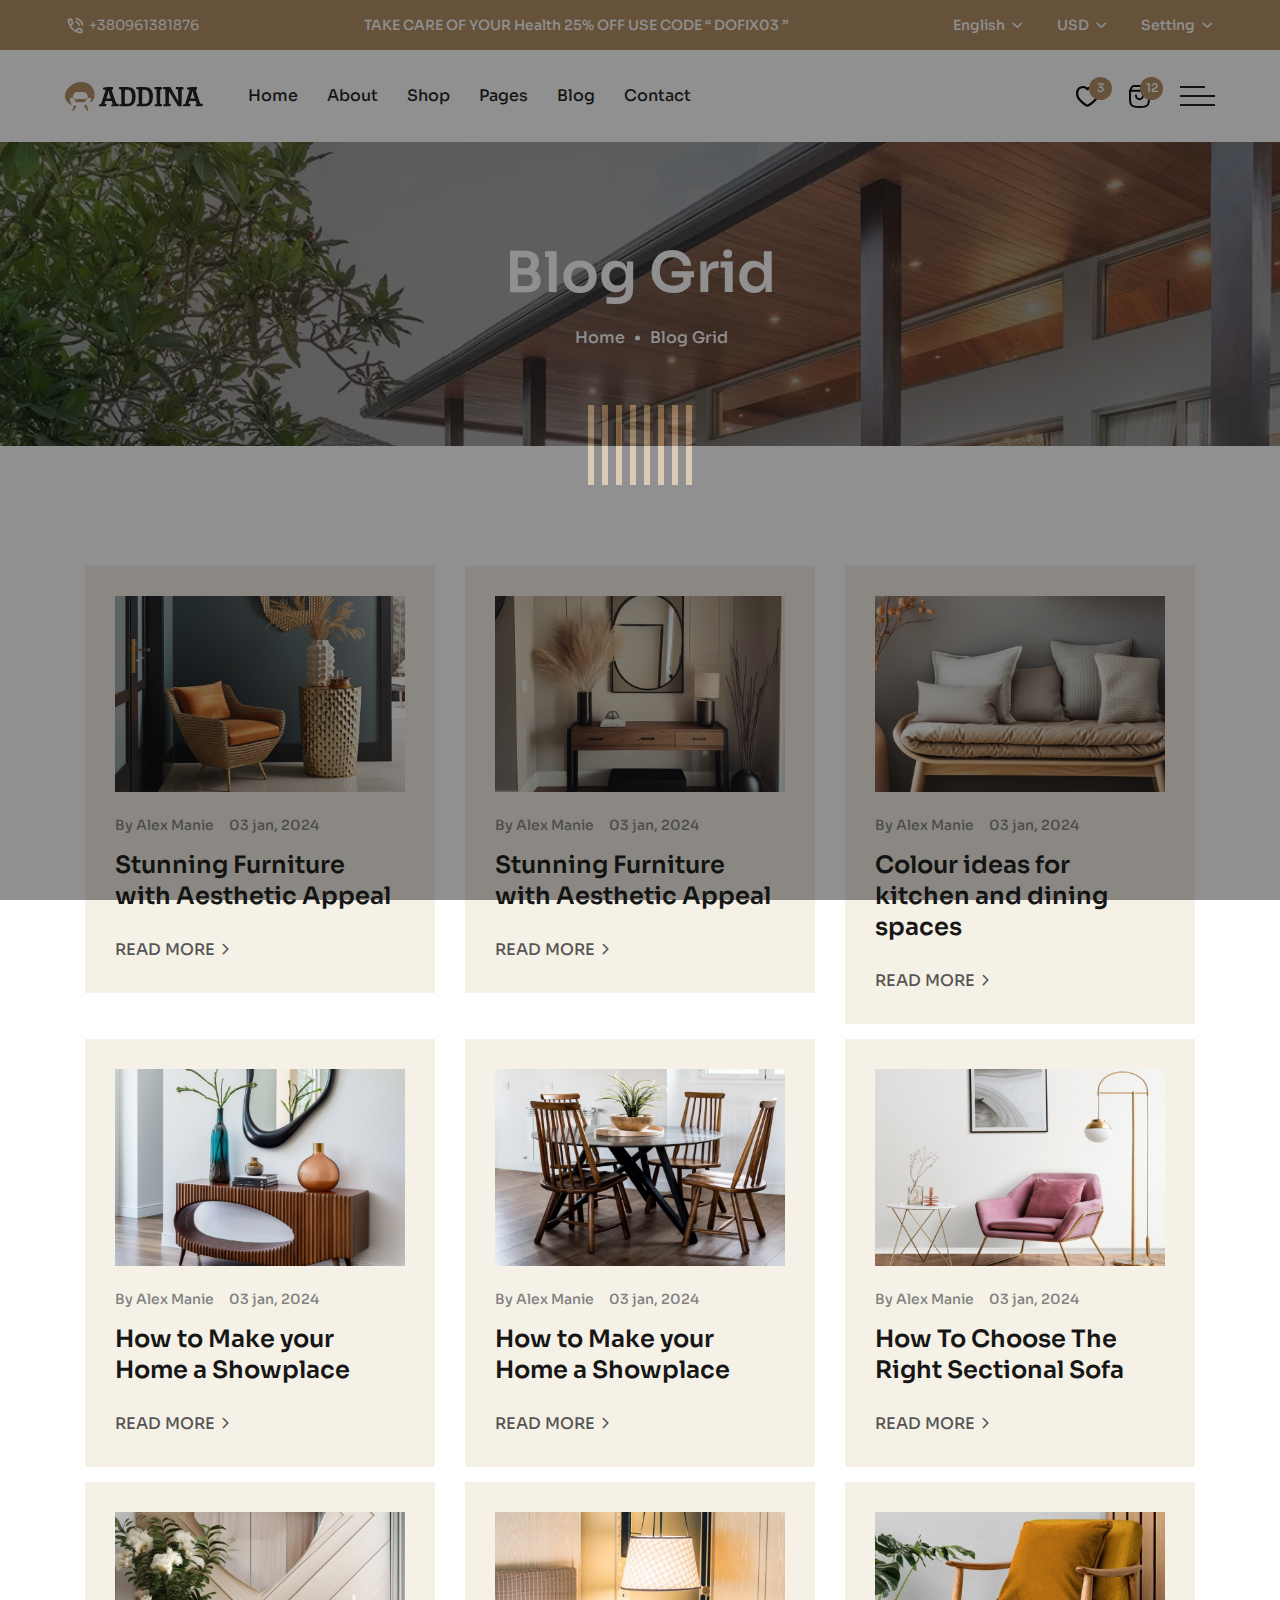
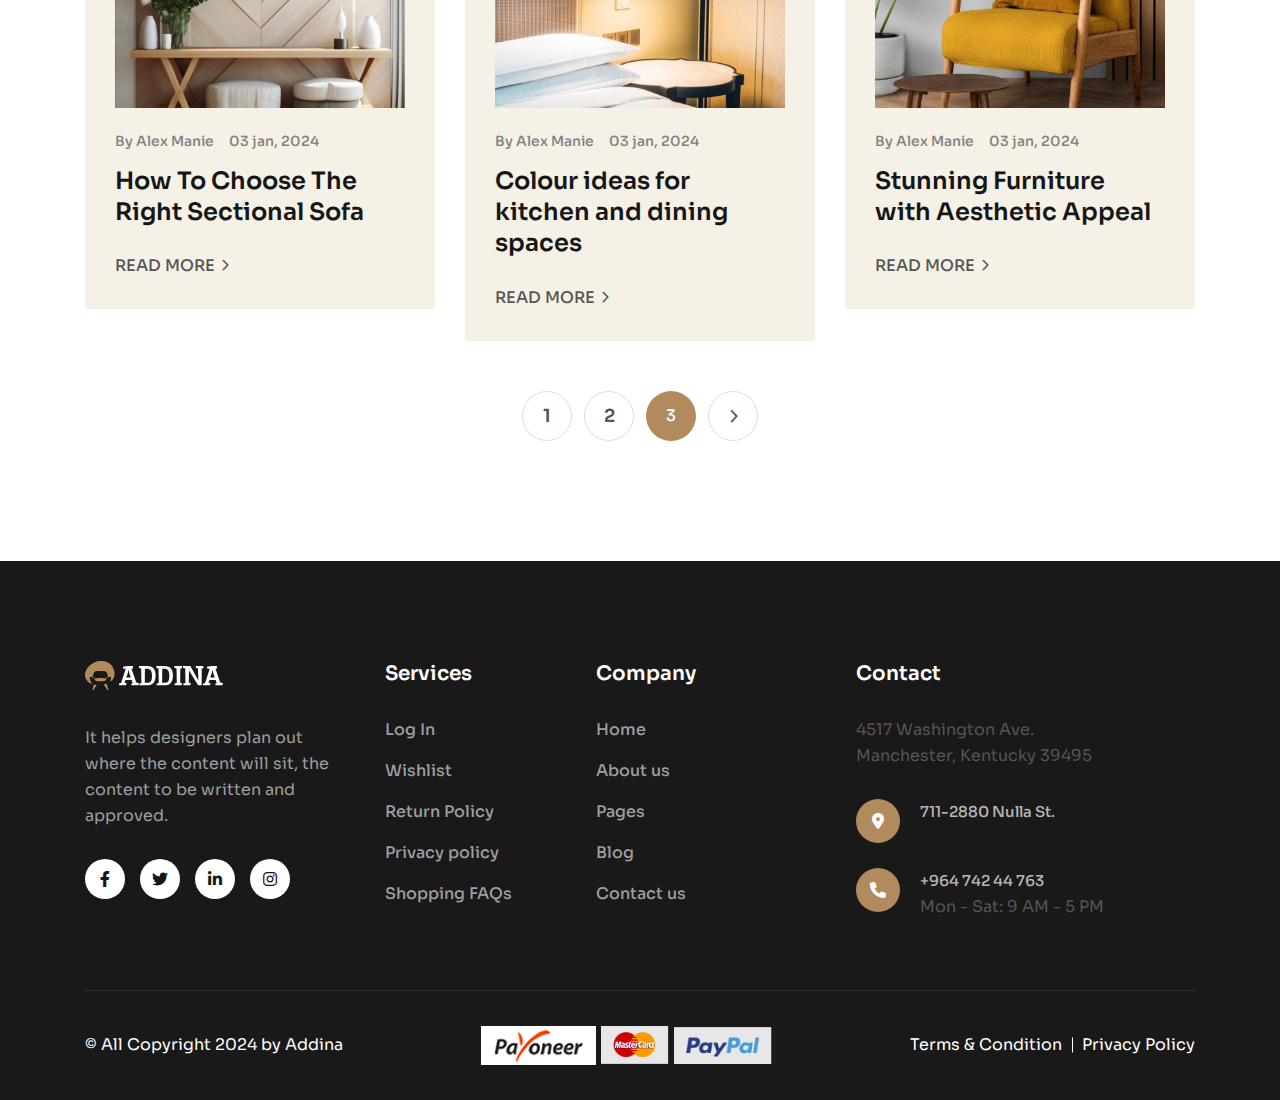
<file: blog-grid.html>
<!doctype html>
<html class="no-js" lang="zxx">

<head>
   <meta charset="utf-8">
   <meta http-equiv="x-ua-compatible" content="ie=edge">
   <title>Addina - Multipurpose eCommerce HTML Template

   </title>
   <meta name="description" content="">
   <meta name="viewport" content="width=device-width, initial-scale=1">

   <!-- Place favicon.ico in the root directory -->
   <link rel="shortcut icon" type="image/x-icon" href="assets/imgs/favicon.png">

   <!-- CSS here -->
   <link rel="stylesheet" href="assets/css/bootstrap.min.css">
   <link rel="stylesheet" href="assets/css/meanmenu.min.css">
   <link rel="stylesheet" href="assets/css/animate.css">
   <link rel="stylesheet" href="assets/css/swiper.min.css">
   <link rel="stylesheet" href="assets/css/slick.css">
   <link rel="stylesheet" href="assets/css/magnific-popup.css">
   <link rel="stylesheet" href="assets/css/fontawesome-pro.css">
   <link rel="stylesheet" href="assets/css/spacing.css">
   <link rel="stylesheet" href="assets/css/main.css">
</head>

<body>

   <!-- preloader start -->
   <div id="preloader">
      <div class="bd-loader-inner">
         <div class="bd-loader">
            <span class="bd-loader-item"></span>
            <span class="bd-loader-item"></span>
            <span class="bd-loader-item"></span>
            <span class="bd-loader-item"></span>
            <span class="bd-loader-item"></span>
            <span class="bd-loader-item"></span>
            <span class="bd-loader-item"></span>
            <span class="bd-loader-item"></span>
         </div>
      </div>
   </div>
   <!-- preloader start -->

   <!-- Back to top start -->
   <div class="backtotop-wrap cursor-pointer">
      <svg class="backtotop-circle svg-content" width="100%" height="100%" viewBox="-1 -1 102 102">
         <path d="M50,1 a49,49 0 0,1 0,98 a49,49 0 0,1 0,-98" />
      </svg>
   </div>
   <!-- Back to top end -->

   <!-- search area start -->
   <div class="df-search-area">
      <div class="container">
         <div class="row">
            <div class="col-xl-12">
               <div class="df-search-form">
                  <div class="df-search-close text-center mb-20">
                     <button class="df-search-close-btn df-search-close-btn"></button>
                  </div>
                  <form action="#">
                     <div class="df-search-input mb-10">
                        <input type="text" placeholder="Search for product...">
                        <button type="submit"><i class="flaticon-search-1"></i></button>
                     </div>
                     <div class="df-search-category">
                        <span>Search by : </span>
                        <a href="#">Furniture, </a>
                        <a href="#">Furniture, </a>
                        <a href="#">Furniture, </a>
                        <a href="#">Furniture, </a>
                        <a href="#">Furniture</a>
                     </div>
                  </form>
               </div>
            </div>
         </div>
      </div>
   </div>
   <div class="body-overlay"></div>
   <!-- search area end -->

   <!-- Offcanvas area start -->
   <div class="fix">
      <div class="offcanvas__info">
         <div class="offcanvas__wrapper">
            <div class="offcanvas__content">
               <div class="offcanvas__top mb-40 d-flex justify-content-between align-items-center">
                  <div class="offcanvas__logo">
                     <a href="index.html">
                        <img src="assets/imgs/logo/logo-white.svg" alt="logo not found">
                     </a>
                  </div>
                  <div class="offcanvas__close">
                     <button>
                        <i class="fal fa-times"></i>
                     </button>
                  </div>
               </div>
               <div class="offcanvas__search mb-25">
                  <form action="#">
                     <input type="text" placeholder="What are you searching for?">
                     <button type="submit"><i class="far fa-search"></i></button>
                  </form>
               </div>
               <div class="mobile-menu fix mb-40"></div>
               <div class="offcanvas__contact mt-30 mb-20">
                  <h4>Contact Info</h4>
                  <ul>
                     <li class="d-flex align-items-center">
                        <div class="offcanvas__contact-icon mr-15">
                           <i class="fal fa-map-marker-alt"></i>
                        </div>
                        <div class="offcanvas__contact-text">
                           <a target="_blank"
                              href="https://www.google.com/maps/place/Dhaka/@23.7806207,90.3492859,12z/data=!3m1!4b1!4m5!3m4!1s0x3755b8b087026b81:0x8fa563bbdd5904c2!8m2!3d23.8104753!4d90.4119873">12/A,
                              Mirnada City Tower, NYC</a>
                        </div>
                     </li>
                     <li class="d-flex align-items-center">
                        <div class="offcanvas__contact-icon mr-15">
                           <i class="far fa-phone"></i>
                        </div>
                        <div class="offcanvas__contact-text">
                           <a href="tel:+088889797697">+088889797697</a>
                        </div>
                     </li>
                     <li class="d-flex align-items-center">
                        <div class="offcanvas__contact-icon mr-15">
                           <i class="fal fa-envelope"></i>
                        </div>
                        <div class="offcanvas__contact-text">
                           <a href="tel:+012-345-6789"><span class="mailto:support@mail.com">support@mail.com</span></a>
                        </div>
                     </li>
                  </ul>
               </div>
               <div class="offcanvas__social">
                  <ul>
                     <li><a href="#"><i class="fab fa-facebook-f"></i></a></li>
                     <li><a href="#"><i class="fab fa-twitter"></i></a></li>
                     <li><a href="#"><i class="fab fa-youtube"></i></a></li>
                     <li><a href="#"><i class="fab fa-linkedin"></i></a></li>
                  </ul>
               </div>
            </div>
         </div>
      </div>
   </div>
   <div class="offcanvas__overlay"></div>
   <div class="offcanvas__overlay-white"></div>
   <!-- Offcanvas area start -->

   <!-- Header area start -->
   <header>
      <div class="header">
         <div class="header-top-area grocery__top-header">
            <div class="header-layout-4">
               <div class="header-to-main d-none d-sm-flex">
                  <div class="link-text">
                     <span><img src="assets/imgs/icons/call.png" alt=""></span>
                     <a href="tel:+380961381876">+380961381876</a>
                  </div>
                  <div class="header-top-notice d-none d-lg-block">
                     <p>TAKE CARE OF YOUR Health <span class="text-white">25% OFF</span> USE CODE “ DOFIX03 ”</p>
                  </div>
                  <div class="tp-header-top-menu d-flex align-items-center justify-content-end">
                     <div class="header-lang-item header-lang">
                        <span class="header-lang-toggle text-white" id="header-lang-toggle">English</span>
                        <ul class="">
                           <li>
                              <a class="furniture-clr-hover" href="#">Spanish</a>
                           </li>
                           <li>
                              <a class="furniture-clr-hover" href="#">Russian</a>
                           </li>
                           <li>
                              <a class="furniture-clr-hover" href="#">Portuguese</a>
                           </li>
                        </ul>
                     </div>
                     <div class="header-lang-item tp-header-currency">
                        <span class="header-currency-toggle text-white" id="header-currency-toggle">USD</span>
                        <ul>
                           <li>
                              <a class="furniture-clr-hover" href="#">EUR</a>
                           </li>
                           <li>
                              <a class="furniture-clr-hover" href="#">CHF</a>
                           </li>
                           <li>
                              <a class="furniture-clr-hover" href="#">GBP</a>
                           </li>
                           <li>
                              <a class="furniture-clr-hover" href="#">KWD</a>
                           </li>
                        </ul>
                     </div>
                     <div class="header-lang-item tp-header-setting">
                        <span class="header-setting-toggle text-white" id="header-setting-toggle">Setting</span>
                        <ul>
                           <li>
                              <a class="furniture-clr-hover" href="#">My Profile</a>
                           </li>
                           <li>
                              <a class="furniture-clr-hover" href="wishlist.html">Wishlist</a>
                           </li>
                           <li>
                              <a class="furniture-clr-hover" href="cart.html">Cart</a>
                           </li>
                           <li>
                              <a class="furniture-clr-hover" href="#">Logout</a>
                           </li>
                        </ul>
                     </div>
                  </div>
               </div>
            </div>
         </div>
         <div class="header-layout-4 header-bottom">
            <div id="header-sticky" class="header-4">
               <div class="mega-menu-wrapper">
                  <div class="header-main-4">
                     <div class="header-left">
                        <div class="header-logo">
                           <a href="index.html">
                              <img src="assets/imgs/furniture/logo/logo.svg" alt="logo not found">
                           </a>
                        </div>
                        <div class="mean__menu-wrapper furniture__menu d-none d-lg-block">
                           <div class="main-menu">
                              <nav id="mobile-menu">
                                 <ul>
                                    <li class="has-dropdown">
                                       <a href="index.html">Home</a>
                                       <ul class="submenu">
                                          <li><a href="pharmacy.html">Pharmacy Store</a></li>
                                          <li><a href="index.html">Furniture Store</a></li>
                                          <li><a href="grocery.html">Grocery Store</a></li>
                                       </ul>
                                    </li>
                                    <li>
                                       <a href="about.html">About</a>
                                    </li>
                                    <li class="has-dropdown">
                                       <a href="product.html">Shop</a>
                                       <ul class="submenu">
                                          <li><a href="product.html">Product</a></li>
                                          <li><a href="product-details.html">Product Details</a></li>
                                          <li><a href="wishlist.html">Wishlist</a></li>
                                          <li><a href="cart.html">Cart</a></li>
                                          <li><a href="checkout.html">Checkout</a></li>
                                       </ul>
                                    </li>
                                    <li class="has-dropdown">
                                       <a href="about.html">Pages</a>
                                       <ul class="submenu">
                                          <li><a href="about.html">About Us</a></li>
                                          <li><a href="store.html">Find a Store</a></li>
                                          <li><a href="portfolio.html">Portfolio</a></li>
                                          <li><a href="portfolio-details.html">Portfolio Details</a></li>
                                          <li><a href="faq.html">Faq</a></li>
                                          <li><a href="coming-soon.html">Coming Soon</a></li>
                                          <li><a href="error.html">404</a></li>
                                       </ul>
                                    </li>
                                    <li class="has-dropdown">
                                       <a href="blog.html">Blog</a>
                                       <ul class="submenu">
                                          <li><a href="blog.html">Blog Default</a></li>
                                          <li><a href="blog-grid.html">Blog Grid</a></li>
                                          <li><a href="blog-details.html">Blog Details</a></li>
                                       </ul>
                                    </li>
                                    <li>
                                       <a href="contact.html">Contact</a>
                                    </li>
                                 </ul>
                              </nav>
                           </div>
                        </div>
                     </div>
                     <div class="header-right d-inline-flex align-items-center justify-content-end">
                        <div class="header-search d-none d-xxl-block">
                           <form action="#">
                              <input type="text" placeholder="Search...">
                              <button type="submit">
                                 <svg width="18" height="18" viewBox="0 0 18 18" fill="none"
                                    xmlns="http://www.w3.org/2000/svg">
                                    <path d="M13.4443 13.4445L16.9999 17" stroke="white" stroke-width="2"
                                       stroke-linecap="round" stroke-linejoin="round" />
                                    <path
                                       d="M15.2222 8.11111C15.2222 12.0385 12.0385 15.2222 8.11111 15.2222C4.18375 15.2222 1 12.0385 1 8.11111C1 4.18375 4.18375 1 8.11111 1C12.0385 1 15.2222 4.18375 15.2222 8.11111Z"
                                       stroke="white" stroke-width="2" />
                                 </svg>
                              </button>
                           </form>
                        </div>
                        <div class="header-action d-flex align-items-center ml-30">
                           <div class="header-action-item">
                              <a href="wishlist.html" class="header-action-btn">
                                 <svg width="23" height="21" viewBox="0 0 23 21" fill="none"
                                    xmlns="http://www.w3.org/2000/svg">
                                    <path
                                       d="M21.2743 2.33413C20.6448 1.60193 19.8543 1.01306 18.9596 0.609951C18.0649 0.206838 17.0883 -0.0004864 16.1002 0.00291444C14.4096 -0.0462975 12.7637 0.529279 11.5011 1.61122C10.2385 0.529279 8.59252 -0.0462975 6.90191 0.00291444C5.91383 -0.0004864 4.93727 0.206838 4.04257 0.609951C3.14788 1.01306 2.35732 1.60193 1.72785 2.33413C0.632101 3.61193 -0.514239 5.92547 0.245772 9.69587C1.4588 15.7168 10.5548 20.6578 10.9388 20.8601C11.11 20.9518 11.3028 21 11.4988 21C11.6948 21 11.8875 20.9518 12.0587 20.8601C12.445 20.6534 21.541 15.7124 22.7518 9.69587C23.5164 5.92547 22.37 3.61193 21.2743 2.33413ZM20.4993 9.27583C19.6416 13.5326 13.4074 17.492 11.5011 18.6173C8.81516 17.0587 3.28927 13.1457 2.50856 9.27583C1.91872 6.35103 2.72587 4.65208 3.50773 3.74126C3.9212 3.26166 4.43995 2.87596 5.02678 2.61185C5.6136 2.34774 6.25396 2.21175 6.90191 2.21365C7.59396 2.16375 8.28765 2.2871 8.91534 2.57168C9.54304 2.85626 10.0833 3.29235 10.4835 3.83743C10.5822 4.012 10.7278 4.15794 10.9051 4.26003C11.0824 4.36212 11.2849 4.41662 11.4916 4.41787C11.6983 4.41911 11.9015 4.36704 12.0801 4.26709C12.2587 4.16714 12.4062 4.02296 12.5071 3.84959C12.9065 3.30026 13.448 2.86048 14.0781 2.57361C14.7081 2.28674 15.4051 2.16267 16.1002 2.21365C16.7495 2.21061 17.3915 2.34604 17.9798 2.6102C18.5681 2.87435 19.0881 3.26065 19.5025 3.74126C20.282 4.65208 21.0892 6.35103 20.4993 9.27583Z"
                                       fill="black" />
                                 </svg>
                                 <span class="header-action-badge bg-furniture">3</span>
                              </a>
                           </div>
                           <div class="header-action-item">
                              <a href="cart.html" class="header-action-btn cartmini-open-btn">
                                 <svg width="21" height="23" viewBox="0 0 21 23" fill="none"
                                    xmlns="http://www.w3.org/2000/svg">
                                    <path
                                       d="M14.0625 10.6C14.0625 12.5883 12.4676 14.2 10.5 14.2C8.53243 14.2 6.9375 12.5883 6.9375 10.6M1 5.8H20M1 5.8V13C1 20.6402 2.33946 22 10.5 22C18.6605 22 20 20.6402 20 13V5.8M1 5.8L2.71856 2.32668C3.12087 1.5136 3.94324 1 4.84283 1H16.1571C17.0568 1 17.8791 1.5136 18.2814 2.32668L20 5.8"
                                       stroke="black" stroke-width="2" stroke-linecap="round" stroke-linejoin="round" />
                                 </svg>
                                 <span class="header-action-badge bg-furniture">12</span>
                              </a>
                           </div>
                        </div>
                        <div class="header-humbager ml-30">
                           <a class="sidebar__toggle" href="javascript:void(0)">
                              <div class="bar-icon-2">
                                 <span></span>
                                 <span></span>
                                 <span></span>
                              </div>
                           </a>
                           <!-- for wp -->
                           <div class="header__hamburger ml-50 d-none">
                              <button type="button" class="hamburger-btn offcanvas-open-btn">
                                 <span>01</span>
                                 <span>01</span>
                                 <span>01</span>
                              </button>
                           </div>
                        </div>
                     </div>
                  </div>
               </div>
            </div>
         </div>
      </div>
   </header>
   <!-- Header area end -->

   <!-- Body main wrapper start -->
   <main>

      <!-- Breadcrumb area start  -->
      <div class="breadcrumb__area theme-bg-1 p-relative z-index-11 pt-95 pb-95">
         <div class="breadcrumb__thumb" data-background="assets/imgs/bg/breadcrumb-bg.jpg"></div>
         <div class="container">
            <div class="row justify-content-center">
               <div class="col-xxl-12">
                  <div class="breadcrumb__wrapper text-center">
                     <h2 class="breadcrumb__title">Blog Grid</h2>
                     <div class="breadcrumb__menu">
                        <nav>
                           <ul>
                              <li><span><a href="index.html">Home</a></span></li>
                              <li><span>Blog Grid</span></li>
                           </ul>
                        </nav>
                     </div>
                  </div>
               </div>
            </div>
         </div>
      </div>
      <!-- Breadcrumb area start  -->

      <!-- Postbox grid area start -->
      <section class="postbox__grid-area section-space">
         <div class="container">
            <div class="row g-4">
               <div class="col-xl-4 col-lg-6">
                  <div class="blog-item theme-bg-2">
                     <div class="blog-thumb mb-20 w-img">
                        <a href="blog-details.html">
                           <img src="assets/imgs/blog/grid/blog-1.jpg" alt="">
                        </a>
                     </div>
                     <div class="blog-content">
                        <div class="postbox__meta mb-15">
                           <span><a href="#">By Alex Manie</a></span>
                           <span>03 jan, 2024</span>
                        </div>
                        <h4 class="blog-title">
                           <a href="blog-details.html">Stunning Furniture with Aesthetic Appeal</a>
                        </h4>
                        <a class="text-btn" href="blog-details.html">Read More<span><i
                                 class="fa-regular fa-angle-right"></i></span></a>
                     </div>
                  </div>
               </div>
               <div class="col-xl-4 col-lg-6">
                  <div class="blog-item theme-bg-2">
                     <div class="blog-thumb mb-20 w-img">
                        <a href="blog-details.html">
                           <img src="assets/imgs/blog/grid/blog-2.jpg" alt="">
                        </a>
                     </div>
                     <div class="blog-content">
                        <div class="postbox__meta mb-15">
                           <span><a href="#">By Alex Manie</a></span>
                           <span>03 jan, 2024</span>
                        </div>
                        <h4 class="blog-title">
                           <a href="blog-details.html">Stunning Furniture with Aesthetic Appeal</a>
                        </h4>
                        <a class="text-btn" href="blog-details.html">Read More<span><i
                                 class="fa-regular fa-angle-right"></i></span></a>
                     </div>
                  </div>
               </div>
               <div class="col-xl-4 col-lg-6">
                  <div class="blog-item theme-bg-2">
                     <div class="blog-thumb mb-20 w-img">
                        <a href="blog-details.html">
                           <img src="assets/imgs/blog/grid/blog-3.jpg" alt="">
                        </a>
                     </div>
                     <div class="blog-content">
                        <div class="postbox__meta mb-15">
                           <span><a href="#">By Alex Manie</a></span>
                           <span>03 jan, 2024</span>
                        </div>
                        <h4 class="blog-title">
                           <a href="blog-details.html">Colour ideas for kitchen and dining spaces</a>
                        </h4>
                        <a class="text-btn" href="blog-details.html">Read More<span><i
                                 class="fa-regular fa-angle-right"></i></span></a>
                     </div>
                  </div>
               </div>
               <div class="col-xl-4 col-lg-6">
                  <div class="blog-item theme-bg-2">
                     <div class="blog-thumb mb-20 w-img">
                        <a href="blog-details.html">
                           <img src="assets/imgs/blog/grid/blog-4.jpg" alt="">
                        </a>
                     </div>
                     <div class="blog-content">
                        <div class="postbox__meta mb-15">
                           <span><a href="#">By Alex Manie</a></span>
                           <span>03 jan, 2024</span>
                        </div>
                        <h4 class="blog-title">
                           <a href="blog-details.html">How to Make your Home a Showplace</a>
                        </h4>
                        <a class="text-btn" href="blog-details.html">Read More<span><i
                                 class="fa-regular fa-angle-right"></i></span></a>
                     </div>
                  </div>
               </div>
               <div class="col-xl-4 col-lg-6">
                  <div class="blog-item theme-bg-2">
                     <div class="blog-thumb mb-20 w-img">
                        <a href="blog-details.html">
                           <img src="assets/imgs/blog/grid/blog-5.jpg" alt="">
                        </a>
                     </div>
                     <div class="blog-content">
                        <div class="postbox__meta mb-15">
                           <span><a href="#">By Alex Manie</a></span>
                           <span>03 jan, 2024</span>
                        </div>
                        <h4 class="blog-title">
                           <a href="blog-details.html">How to Make your Home a Showplace</a>
                        </h4>
                        <a class="text-btn" href="blog-details.html">Read More<span><i
                                 class="fa-regular fa-angle-right"></i></span></a>
                     </div>
                  </div>
               </div>
               <div class="col-xl-4 col-lg-6">
                  <div class="blog-item theme-bg-2">
                     <div class="blog-thumb mb-20 w-img">
                        <a href="blog-details.html">
                           <img src="assets/imgs/blog/grid/blog-6.jpg" alt="">
                        </a>
                     </div>
                     <div class="blog-content">
                        <div class="postbox__meta mb-15">
                           <span><a href="#">By Alex Manie</a></span>
                           <span>03 jan, 2024</span>
                        </div>
                        <h4 class="blog-title">
                           <a href="blog-details.html">How To Choose The Right Sectional Sofa</a>
                        </h4>
                        <a class="text-btn" href="blog-details.html">Read More<span><i
                                 class="fa-regular fa-angle-right"></i></span></a>
                     </div>
                  </div>
               </div>
               <div class="col-xl-4 col-lg-6">
                  <div class="blog-item theme-bg-2">
                     <div class="blog-thumb mb-20 w-img">
                        <a href="blog-details.html">
                           <img src="assets/imgs/blog/grid/blog-7.jpg" alt="">
                        </a>
                     </div>
                     <div class="blog-content">
                        <div class="postbox__meta mb-15">
                           <span><a href="#">By Alex Manie</a></span>
                           <span>03 jan, 2024</span>
                        </div>
                        <h4 class="blog-title">
                           <a href="blog-details.html">How To Choose The Right Sectional Sofa</a>
                        </h4>
                        <a class="text-btn" href="blog-details.html">Read More<span><i
                                 class="fa-regular fa-angle-right"></i></span></a>
                     </div>
                  </div>
               </div>
               <div class="col-xl-4 col-lg-6">
                  <div class="blog-item theme-bg-2">
                     <div class="blog-thumb mb-20 w-img">
                        <a href="blog-details.html">
                           <img src="assets/imgs/blog/grid/blog-8.jpg" alt="">
                        </a>
                     </div>
                     <div class="blog-content">
                        <div class="postbox__meta mb-15">
                           <span><a href="#">By Alex Manie</a></span>
                           <span>03 jan, 2024</span>
                        </div>
                        <h4 class="blog-title">
                           <a href="blog-details.html">Colour ideas for kitchen and dining spaces</a>
                        </h4>
                        <a class="text-btn" href="blog-details.html">Read More<span><i
                                 class="fa-regular fa-angle-right"></i></span></a>
                     </div>
                  </div>
               </div>
               <div class="col-xl-4 col-lg-6">
                  <div class="blog-item theme-bg-2">
                     <div class="blog-thumb mb-20 w-img">
                        <a href="blog-details.html">
                           <img src="assets/imgs/blog/grid/blog-9.jpg" alt="">
                        </a>
                     </div>
                     <div class="blog-content">
                        <div class="postbox__meta mb-15">
                           <span><a href="#">By Alex Manie</a></span>
                           <span>03 jan, 2024</span>
                        </div>
                        <h4 class="blog-title">
                           <a href="blog-details.html">Stunning Furniture with Aesthetic Appeal</a>
                        </h4>
                        <a class="text-btn" href="blog-details.html">Read More<span><i
                                 class="fa-regular fa-angle-right"></i></span></a>
                     </div>
                  </div>
               </div>
            </div>
            <div class="row">
               <div class="col-xxl-12">
                  <div class="pagination__wrapper mt-50">
                     <div class="bd-basic__pagination d-flex align-items-center justify-content-center">
                        <nav>
                           <ul>
                              <li>
                                 <a href="#">1</a>
                              </li>
                              <li>
                                 <a href="#">2</a>
                              </li>
                              <li>
                                 <span class="current">3</span>
                              </li>
                              <li>
                                 <a href="#"><i class="fa-regular fa-angle-right"></i></a>
                              </li>
                           </ul>
                        </nav>
                     </div>
                  </div>
               </div>
            </div>
         </div>
      </section>
      <!-- Postbox grid area end -->

   </main>
   <!-- Body main wrapper end -->

   <!-- Footer area start -->
   <footer class="footer-bg">
      <div class="footer-area pt-100 pb-20">
         <div class="footer-style-4">
            <div class="container">
               <div class="footer-grid-3">
                  <div class="footer-widget-4">
                     <div class="footer-logo mb-35">
                        <a href="index.html"><img src="assets/imgs/furniture/logo/logo-light.svg"
                              alt="image bnot found"></a>
                     </div>
                     <p>It helps designers plan out where the content will sit, the content to be written and approved.
                     </p>
                     <div class="theme-social">
                        <a class="furniture-bg-hover" href="#"><i class="fa-brands fa-facebook-f"></i></a>
                        <a class="furniture-bg-hover" href="#"><i class="fa-brands fa-twitter"></i></a>
                        <a class="furniture-bg-hover" href="#"><i class="fa-brands fa-linkedin-in"></i></a>
                        <a class="furniture-bg-hover" href="#"><i class="fa-brands fa-instagram"></i></a>
                     </div>
                  </div>
                  <div class="footer-widget-4">
                     <div class="footer-widget-title">
                        <h4>Services</h4>
                     </div>
                     <div class="footer-link">
                        <ul>
                           <li><a href="error.html">Log In</a></li>
                           <li><a href="wishlist.html">Wishlist</a></li>
                           <li><a href="error.html">Return Policy</a></li>
                           <li><a href="error.html">Privacy policy</a></li>
                           <li><a href="faq.html">Shopping FAQs</a></li>
                        </ul>
                     </div>
                  </div>
                  <div class="footer-widget-4">
                     <div class="footer-widget-title">
                        <h4>Company</h4>
                     </div>
                     <div class="footer-link">
                        <ul>
                           <li><a href="index.html">Home</a></li>
                           <li><a href="about.html">About us </a></li>
                           <li><a href="about.html">Pages</a></li>
                           <li><a href="blog.html">Blog</a></li>
                           <li><a href="contact.html">Contact us</a></li>
                        </ul>
                     </div>
                  </div>
                  <div class="footer-widget footer-col-4">
                     <div class="footer-widget-title">
                        <h4>Contact</h4>
                     </div>
                     <div class="footer-info mb-35">
                        <p class="w-75">4517 Washington Ave. Manchester, Kentucky 39495</p>
                        <div class="footer-info-item d-flex align-items-start pb-15 pt-15">
                           <div class="footer-info-icon mr-20">
                              <span> <i class="fa-solid fa-location-dot furniture-icon"></i></span>
                           </div>
                           <div class="footer-info-text">
                              <a class="furniture-clr-hover" target="_blank"
                                 href="https://www.google.com/maps/place/Orville+St,+La+Presa,+CA+91977,+USA/@32.7092048,-117.0082772,17z/data=!3m1!4b1!4m5!3m4!1s0x80d9508a9aec8cd1:0x72d1ac1c9527b705!8m2!3d32.7092003!4d-117.0060885">711-2880
                                 Nulla St.</a>
                           </div>
                        </div>
                        <div class="footer-info-item d-flex align-items-start">
                           <div class="footer-info-icon mr-20">
                              <span><i class="fa-solid fa-phone furniture-icon"></i></span>
                           </div>
                           <div class="footer-info-text">
                              <a class="furniture-clr-hover" href="tel:012-345-6789">+964 742 44 763</a>
                              <p>Mon - Sat: 9 AM - 5 PM</p>
                           </div>
                        </div>
                     </div>
                  </div>
               </div>
            </div>
         </div>
      </div>
      <div class="container">
         <div class="footer-copyright-area b-t">
            <div class="footer-copyright-wrapper">
               <div class="footer-copyright-text">
                  <p class="mb-0">© All Copyright 2024 by <a target="_blank" class="furniture-clr-hover"
                        href="#">Addina</a></p>
               </div>
               <div class="footer-payment d-flex align-items-center gap-2">
                  <div class="footer-payment-item mb-0">
                     <div class="footer-payment-thumb">
                        <img src="assets/imgs/icons/payoneer.png" alt="">
                     </div>
                  </div>
                  <div class="footer-payment-item mb-0">
                     <div class="footer-payment-thumb">
                        <img src="assets/imgs/icons/maser.png" alt="">
                     </div>
                  </div>
                  <div class="footer-payment-item">
                     <div class="footer-payment-thumb">
                        <img src="assets/imgs/icons/paypal.png" alt="">
                     </div>
                  </div>
               </div>
               <div class="footer-conditions">
                  <ul>
                     <li><a class="furniture-clr-hover" href="#">Terms & Condition</a></li>
                     <li><a class="furniture-clr-hover" href="#">Privacy Policy</a></li>
                  </ul>
               </div>
            </div>
         </div>
      </div>
   </footer>
   <!-- Footer area end -->

   <!-- JS here -->
   <script src="assets/js/jquery-3.6.0.min.js"></script>
   <script src="assets/js/waypoints.min.js"></script>
   <script src="assets/js/bootstrap.bundle.min.js"></script>
   <script src="assets/js/meanmenu.min.js"></script>
   <script src="assets/js/swiper.min.js"></script>
   <script src="assets/js/slick.min.js"></script>
   <script src="assets/js/magnific-popup.min.js"></script>
   <script src="assets/js/counterup.js"></script>
   <script src="assets/js/wow.js"></script>
   <script src="assets/js/ajax-form.js"></script>
   <script src="assets/js/beforeafter.jquery-1.0.0.min.js"></script>
   <script src="assets/js/main.js"></script>
</body>

</html>
</file>
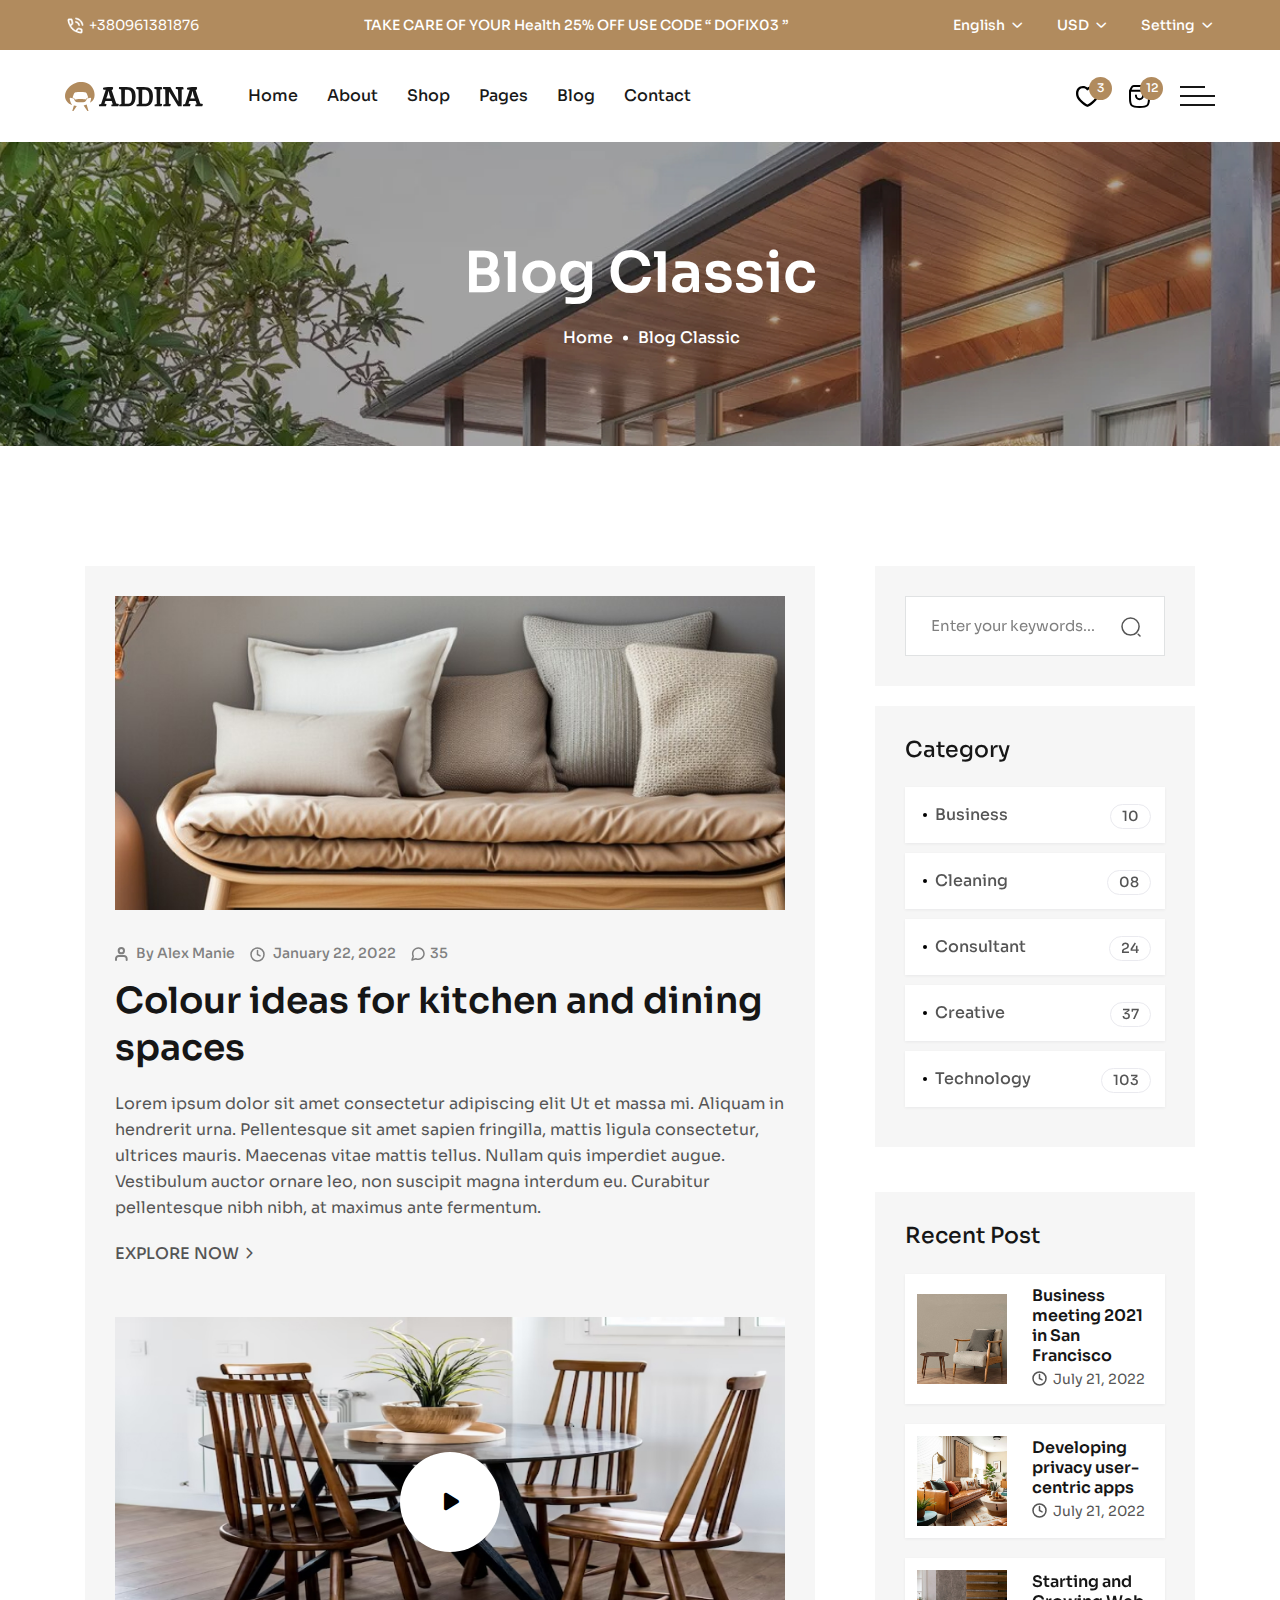
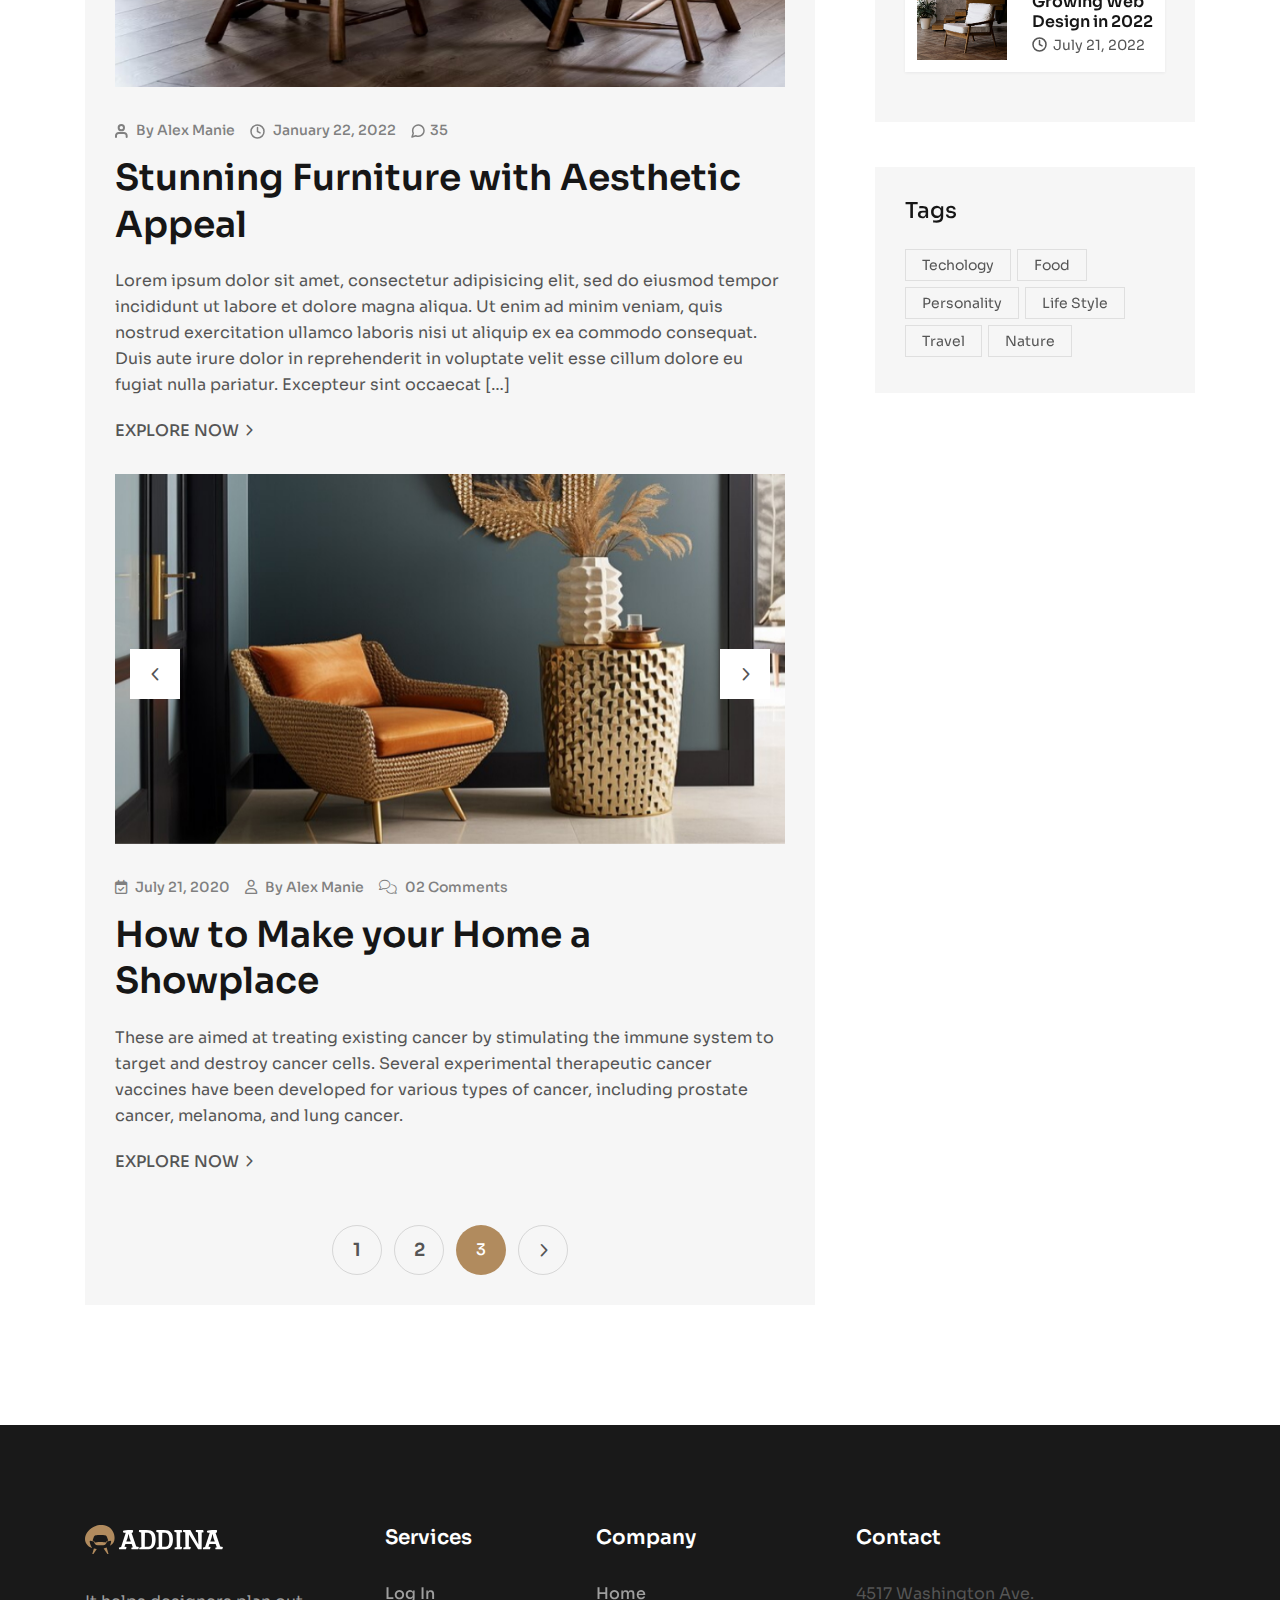
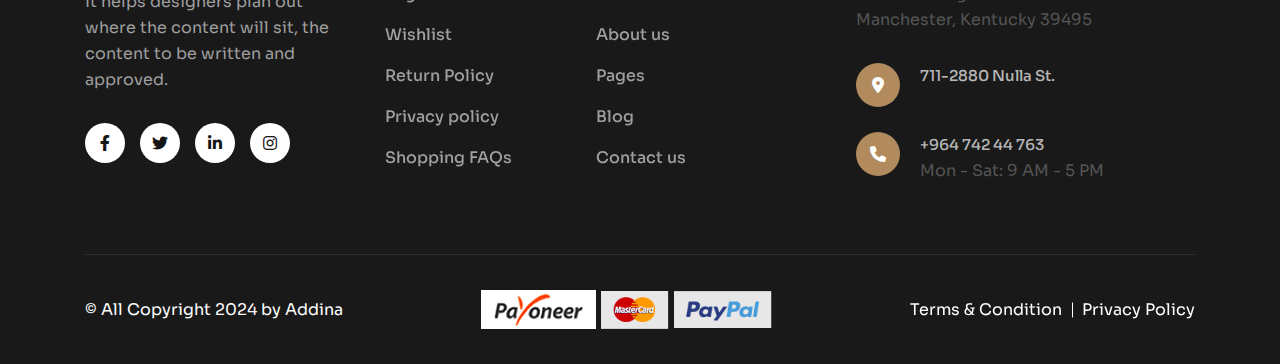
<file: blog.html>
<!doctype html>
<html class="no-js" lang="zxx">

<head>
   <meta charset="utf-8">
   <meta http-equiv="x-ua-compatible" content="ie=edge">
   <title>Addina - Multipurpose eCommerce HTML Template

   </title>
   <meta name="description" content="">
   <meta name="viewport" content="width=device-width, initial-scale=1">

   <!-- Place favicon.ico in the root directory -->
   <link rel="shortcut icon" type="image/x-icon" href="assets/imgs/favicon.png">

   <!-- CSS here -->
   <link rel="stylesheet" href="assets/css/bootstrap.min.css">
   <link rel="stylesheet" href="assets/css/meanmenu.min.css">
   <link rel="stylesheet" href="assets/css/animate.css">
   <link rel="stylesheet" href="assets/css/swiper.min.css">
   <link rel="stylesheet" href="assets/css/slick.css">
   <link rel="stylesheet" href="assets/css/magnific-popup.css">
   <link rel="stylesheet" href="assets/css/fontawesome-pro.css">
   <link rel="stylesheet" href="assets/css/spacing.css">
   <link rel="stylesheet" href="assets/css/main.css">
</head>

<body>

   <!-- preloader start -->
   <div id="preloader">
      <div class="bd-loader-inner">
         <div class="bd-loader">
            <span class="bd-loader-item"></span>
            <span class="bd-loader-item"></span>
            <span class="bd-loader-item"></span>
            <span class="bd-loader-item"></span>
            <span class="bd-loader-item"></span>
            <span class="bd-loader-item"></span>
            <span class="bd-loader-item"></span>
            <span class="bd-loader-item"></span>
         </div>
      </div>
   </div>
   <!-- preloader start -->

   <!-- Back to top start -->
   <div class="backtotop-wrap cursor-pointer">
      <svg class="backtotop-circle svg-content" width="100%" height="100%" viewBox="-1 -1 102 102">
         <path d="M50,1 a49,49 0 0,1 0,98 a49,49 0 0,1 0,-98" />
      </svg>
   </div>
   <!-- Back to top end -->

   <!-- search area start -->
   <div class="df-search-area">
      <div class="container">
         <div class="row">
            <div class="col-xl-12">
               <div class="df-search-form">
                  <div class="df-search-close text-center mb-20">
                     <button class="df-search-close-btn df-search-close-btn"></button>
                  </div>
                  <form action="#">
                     <div class="df-search-input mb-10">
                        <input type="text" placeholder="Search for product...">
                        <button type="submit"><i class="flaticon-search-1"></i></button>
                     </div>
                     <div class="df-search-category">
                        <span>Search by : </span>
                        <a href="#">Healthline, </a>
                        <a href="#">COVID-19, </a>
                        <a href="#">Surgery, </a>
                        <a href="#">Surgeon, </a>
                        <a href="#">Medical research</a>
                     </div>
                  </form>
               </div>
            </div>
         </div>
      </div>
   </div>
   <div class="body-overlay"></div>
   <!-- search area end -->

   <!-- Offcanvas area start -->
   <div class="fix">
      <div class="offcanvas__info">
         <div class="offcanvas__wrapper">
            <div class="offcanvas__content">
               <div class="offcanvas__top mb-40 d-flex justify-content-between align-items-center">
                  <div class="offcanvas__logo">
                     <a href="index.html">
                        <img src="assets/imgs/logo/logo-white.svg" alt="logo not found">
                     </a>
                  </div>
                  <div class="offcanvas__close">
                     <button>
                        <i class="fal fa-times"></i>
                     </button>
                  </div>
               </div>
               <div class="offcanvas__search mb-25">
                  <form action="#">
                     <input type="text" placeholder="What are you searching for?">
                     <button type="submit"><i class="far fa-search"></i></button>
                  </form>
               </div>
               <div class="mobile-menu fix mb-40"></div>
               <div class="offcanvas__contact mt-30 mb-20">
                  <h4>Contact Info</h4>
                  <ul>
                     <li class="d-flex align-items-center">
                        <div class="offcanvas__contact-icon mr-15">
                           <i class="fal fa-map-marker-alt"></i>
                        </div>
                        <div class="offcanvas__contact-text">
                           <a target="_blank"
                              href="https://www.google.com/maps/place/Dhaka/@23.7806207,90.3492859,12z/data=!3m1!4b1!4m5!3m4!1s0x3755b8b087026b81:0x8fa563bbdd5904c2!8m2!3d23.8104753!4d90.4119873">12/A,
                              Mirnada City Tower, NYC</a>
                        </div>
                     </li>
                     <li class="d-flex align-items-center">
                        <div class="offcanvas__contact-icon mr-15">
                           <i class="far fa-phone"></i>
                        </div>
                        <div class="offcanvas__contact-text">
                           <a href="tel:+088889797697">+088889797697</a>
                        </div>
                     </li>
                     <li class="d-flex align-items-center">
                        <div class="offcanvas__contact-icon mr-15">
                           <i class="fal fa-envelope"></i>
                        </div>
                        <div class="offcanvas__contact-text">
                           <a href="tel:+012-345-6789"><span class="mailto:support@mail.com">support@mail.com</span></a>
                        </div>
                     </li>
                  </ul>
               </div>
               <div class="offcanvas__social">
                  <ul>
                     <li><a href="#"><i class="fab fa-facebook-f"></i></a></li>
                     <li><a href="#"><i class="fab fa-twitter"></i></a></li>
                     <li><a href="#"><i class="fab fa-youtube"></i></a></li>
                     <li><a href="#"><i class="fab fa-linkedin"></i></a></li>
                  </ul>
               </div>
            </div>
         </div>
      </div>
   </div>
   <div class="offcanvas__overlay"></div>
   <div class="offcanvas__overlay-white"></div>
   <!-- Offcanvas area start -->

   <!-- Header area start -->
   <header>
      <div class="header">
         <div class="header-top-area grocery__top-header">
            <div class="header-layout-4">
               <div class="header-to-main d-none d-sm-flex">
                  <div class="link-text">
                     <span><img src="assets/imgs/icons/call.png" alt=""></span>
                     <a href="tel:+380961381876">+380961381876</a>
                  </div>
                  <div class="header-top-notice d-none d-lg-block">
                     <p>TAKE CARE OF YOUR Health <span class="text-white">25% OFF</span> USE CODE “ DOFIX03 ”</p>
                  </div>
                  <div class="tp-header-top-menu d-flex align-items-center justify-content-end">
                     <div class="header-lang-item header-lang">
                        <span class="header-lang-toggle text-white" id="header-lang-toggle">English</span>
                        <ul class="">
                           <li>
                              <a class="furniture-clr-hover" href="#">Spanish</a>
                           </li>
                           <li>
                              <a class="furniture-clr-hover" href="#">Russian</a>
                           </li>
                           <li>
                              <a class="furniture-clr-hover" href="#">Portuguese</a>
                           </li>
                        </ul>
                     </div>
                     <div class="header-lang-item tp-header-currency">
                        <span class="header-currency-toggle text-white" id="header-currency-toggle">USD</span>
                        <ul>
                           <li>
                              <a class="furniture-clr-hover" href="#">EUR</a>
                           </li>
                           <li>
                              <a class="furniture-clr-hover" href="#">CHF</a>
                           </li>
                           <li>
                              <a class="furniture-clr-hover" href="#">GBP</a>
                           </li>
                           <li>
                              <a class="furniture-clr-hover" href="#">KWD</a>
                           </li>
                        </ul>
                     </div>
                     <div class="header-lang-item tp-header-setting">
                        <span class="header-setting-toggle text-white" id="header-setting-toggle">Setting</span>
                        <ul>
                           <li>
                              <a class="furniture-clr-hover" href="#">My Profile</a>
                           </li>
                           <li>
                              <a class="furniture-clr-hover" href="wishlist.html">Wishlist</a>
                           </li>
                           <li>
                              <a class="furniture-clr-hover" href="cart.html">Cart</a>
                           </li>
                           <li>
                              <a class="furniture-clr-hover" href="#">Logout</a>
                           </li>
                        </ul>
                     </div>
                  </div>
               </div>
            </div>
         </div>
         <div class="header-layout-4 header-bottom">
            <div id="header-sticky" class="header-4">
               <div class="mega-menu-wrapper">
                  <div class="header-main-4">
                     <div class="header-left">
                        <div class="header-logo">
                           <a href="index.html">
                              <img src="assets/imgs/furniture/logo/logo.svg" alt="logo not found">
                           </a>
                        </div>
                        <div class="mean__menu-wrapper furniture__menu d-none d-lg-block">
                           <div class="main-menu">
                              <nav id="mobile-menu">
                                 <ul>
                                    <li class="has-dropdown">
                                       <a href="index.html">Home</a>
                                       <ul class="submenu">
                                          <li><a href="pharmacy.html">Pharmacy Store</a></li>
                                          <li><a href="index.html">Furniture Store</a></li>
                                          <li><a href="grocery.html">Grocery Store</a></li>
                                       </ul>
                                    </li>
                                    <li>
                                       <a href="about.html">About</a>
                                    </li>
                                    <li class="has-dropdown">
                                       <a href="product.html">Shop</a>
                                       <ul class="submenu">
                                          <li><a href="product.html">Product</a></li>
                                          <li><a href="product-details.html">Product Details</a></li>
                                          <li><a href="wishlist.html">Wishlist</a></li>
                                          <li><a href="cart.html">Cart</a></li>
                                          <li><a href="checkout.html">Checkout</a></li>
                                       </ul>
                                    </li>
                                    <li class="has-dropdown">
                                       <a href="about.html">Pages</a>
                                       <ul class="submenu">
                                          <li><a href="about.html">About Us</a></li>
                                          <li><a href="store.html">Find a Store</a></li>
                                          <li><a href="portfolio.html">Portfolio</a></li>
                                          <li><a href="portfolio-details.html">Portfolio Details</a></li>
                                          <li><a href="faq.html">Faq</a></li>
                                          <li><a href="coming-soon.html">Coming Soon</a></li>
                                          <li><a href="error.html">404</a></li>
                                       </ul>
                                    </li>
                                    <li class="has-dropdown">
                                       <a href="blog.html">Blog</a>
                                       <ul class="submenu">
                                          <li><a href="blog.html">Blog Default</a></li>
                                          <li><a href="blog-grid.html">Blog Grid</a></li>
                                          <li><a href="blog-details.html">Blog Details</a></li>
                                       </ul>
                                    </li>
                                    <li>
                                       <a href="contact.html">Contact</a>
                                    </li>
                                 </ul>
                              </nav>
                           </div>
                        </div>
                     </div>
                     <div class="header-right d-inline-flex align-items-center justify-content-end">
                        <div class="header-search d-none d-xxl-block">
                           <form action="#">
                              <input type="text" placeholder="Search...">
                              <button type="submit">
                                 <svg width="18" height="18" viewBox="0 0 18 18" fill="none"
                                    xmlns="http://www.w3.org/2000/svg">
                                    <path d="M13.4443 13.4445L16.9999 17" stroke="white" stroke-width="2"
                                       stroke-linecap="round" stroke-linejoin="round" />
                                    <path
                                       d="M15.2222 8.11111C15.2222 12.0385 12.0385 15.2222 8.11111 15.2222C4.18375 15.2222 1 12.0385 1 8.11111C1 4.18375 4.18375 1 8.11111 1C12.0385 1 15.2222 4.18375 15.2222 8.11111Z"
                                       stroke="white" stroke-width="2" />
                                 </svg>
                              </button>
                           </form>
                        </div>
                        <div class="header-action d-flex align-items-center ml-30">
                           <div class="header-action-item">
                              <a href="wishlist.html" class="header-action-btn">
                                 <svg width="23" height="21" viewBox="0 0 23 21" fill="none"
                                    xmlns="http://www.w3.org/2000/svg">
                                    <path
                                       d="M21.2743 2.33413C20.6448 1.60193 19.8543 1.01306 18.9596 0.609951C18.0649 0.206838 17.0883 -0.0004864 16.1002 0.00291444C14.4096 -0.0462975 12.7637 0.529279 11.5011 1.61122C10.2385 0.529279 8.59252 -0.0462975 6.90191 0.00291444C5.91383 -0.0004864 4.93727 0.206838 4.04257 0.609951C3.14788 1.01306 2.35732 1.60193 1.72785 2.33413C0.632101 3.61193 -0.514239 5.92547 0.245772 9.69587C1.4588 15.7168 10.5548 20.6578 10.9388 20.8601C11.11 20.9518 11.3028 21 11.4988 21C11.6948 21 11.8875 20.9518 12.0587 20.8601C12.445 20.6534 21.541 15.7124 22.7518 9.69587C23.5164 5.92547 22.37 3.61193 21.2743 2.33413ZM20.4993 9.27583C19.6416 13.5326 13.4074 17.492 11.5011 18.6173C8.81516 17.0587 3.28927 13.1457 2.50856 9.27583C1.91872 6.35103 2.72587 4.65208 3.50773 3.74126C3.9212 3.26166 4.43995 2.87596 5.02678 2.61185C5.6136 2.34774 6.25396 2.21175 6.90191 2.21365C7.59396 2.16375 8.28765 2.2871 8.91534 2.57168C9.54304 2.85626 10.0833 3.29235 10.4835 3.83743C10.5822 4.012 10.7278 4.15794 10.9051 4.26003C11.0824 4.36212 11.2849 4.41662 11.4916 4.41787C11.6983 4.41911 11.9015 4.36704 12.0801 4.26709C12.2587 4.16714 12.4062 4.02296 12.5071 3.84959C12.9065 3.30026 13.448 2.86048 14.0781 2.57361C14.7081 2.28674 15.4051 2.16267 16.1002 2.21365C16.7495 2.21061 17.3915 2.34604 17.9798 2.6102C18.5681 2.87435 19.0881 3.26065 19.5025 3.74126C20.282 4.65208 21.0892 6.35103 20.4993 9.27583Z"
                                       fill="black" />
                                 </svg>
                                 <span class="header-action-badge bg-furniture">3</span>
                              </a>
                           </div>
                           <div class="header-action-item">
                              <a href="cart.html" class="header-action-btn cartmini-open-btn">
                                 <svg width="21" height="23" viewBox="0 0 21 23" fill="none"
                                    xmlns="http://www.w3.org/2000/svg">
                                    <path
                                       d="M14.0625 10.6C14.0625 12.5883 12.4676 14.2 10.5 14.2C8.53243 14.2 6.9375 12.5883 6.9375 10.6M1 5.8H20M1 5.8V13C1 20.6402 2.33946 22 10.5 22C18.6605 22 20 20.6402 20 13V5.8M1 5.8L2.71856 2.32668C3.12087 1.5136 3.94324 1 4.84283 1H16.1571C17.0568 1 17.8791 1.5136 18.2814 2.32668L20 5.8"
                                       stroke="black" stroke-width="2" stroke-linecap="round" stroke-linejoin="round" />
                                 </svg>
                                 <span class="header-action-badge bg-furniture">12</span>
                              </a>
                           </div>
                        </div>
                        <div class="header-humbager ml-30">
                           <a class="sidebar__toggle" href="javascript:void(0)">
                              <div class="bar-icon-2">
                                 <span></span>
                                 <span></span>
                                 <span></span>
                              </div>
                           </a>
                           <!-- for wp -->
                           <div class="header__hamburger ml-50 d-none">
                              <button type="button" class="hamburger-btn offcanvas-open-btn">
                                 <span>01</span>
                                 <span>01</span>
                                 <span>01</span>
                              </button>
                           </div>
                        </div>
                     </div>
                  </div>
               </div>
            </div>
         </div>
      </div>
   </header>
   <!-- Header area end -->

   <!-- Body main wrapper start -->
   <main>

      <!-- Breadcrumb area start  -->
      <div class="breadcrumb__area theme-bg-1 p-relative z-index-11 pt-95 pb-95">
         <div class="breadcrumb__thumb" data-background="assets/imgs/bg/breadcrumb-bg.jpg"></div>
         <div class="container">
            <div class="row justify-content-center">
               <div class="col-xxl-12">
                  <div class="breadcrumb__wrapper text-center">
                     <h2 class="breadcrumb__title">Blog Classic</h2>
                     <div class="breadcrumb__menu">
                        <nav>
                           <ul>
                              <li><span><a href="index.html">Home</a></span></li>
                              <li><span>Blog Classic</span></li>
                           </ul>
                        </nav>
                     </div>
                  </div>
               </div>
            </div>
         </div>
      </div>
      <!-- Breadcrumb area start  -->

      <!-- Postbox details area start -->
      <section class="postbox__area grey-bg-4 section-space">
         <div class="container">
            <div class="row gy-50">
               <div class="col-xxl-8 col-lg-8">
                  <div class="postbox__wrapper">
                     <article class="postbox__item mb-50 transition-3">
                        <div class="postbox__thumb w-img mb-30">
                           <a href="blog-details.html">
                              <img src="assets/imgs/blog/postbox/postbox-01.jpg" alt="">
                           </a>
                        </div>
                        <div class="postbox__content">
                           <div class="postbox__meta">
                              <span>
                                 <a href="#">
                                    <svg width="13" height="14" viewBox="0 0 13 14" fill="none"
                                       xmlns="http://www.w3.org/2000/svg">
                                       <path
                                          d="M11.6667 13V11.6667C11.6667 10.9594 11.3857 10.2811 10.8856 9.78105C10.3855 9.28095 9.70724 9 9 9H3.66667C2.95942 9 2.28115 9.28095 1.78105 9.78105C1.28095 10.2811 1 10.9594 1 11.6667V13"
                                          stroke="currentColor" stroke-width="2" stroke-linecap="round"
                                          stroke-linejoin="round" />
                                       <path
                                          d="M6.33317 6.33333C7.80593 6.33333 8.99984 5.13943 8.99984 3.66667C8.99984 2.19391 7.80593 1 6.33317 1C4.86041 1 3.6665 2.19391 3.6665 3.66667C3.6665 5.13943 4.86041 6.33333 6.33317 6.33333Z"
                                          stroke="currentColor" stroke-width="2" stroke-linecap="round"
                                          stroke-linejoin="round" />
                                    </svg>
                                    By Alex Manie
                                 </a>
                              </span>
                              <span>
                                 <svg width="15" height="15" viewBox="0 0 15 15" fill="none"
                                    xmlns="http://www.w3.org/2000/svg">
                                    <path
                                       d="M7.5 14C11.0899 14 14 11.0899 14 7.5C14 3.91015 11.0899 1 7.5 1C3.91015 1 1 3.91015 1 7.5C1 11.0899 3.91015 14 7.5 14Z"
                                       stroke="currentColor" stroke-width="1.5" stroke-linecap="round"
                                       stroke-linejoin="round" />
                                    <path d="M7.5 3.59961V7.49961L10.1 8.79961" stroke="currentColor" stroke-width="1.5"
                                       stroke-linecap="round" stroke-linejoin="round" />
                                 </svg> January 22, 2022
                              </span>
                              <span>
                                 <svg width="14" height="14" viewBox="0 0 14 14" fill="none"
                                    xmlns="http://www.w3.org/2000/svg">
                                    <path
                                       d="M12.9718 6.66668C12.9741 7.54659 12.769 8.4146 12.3732 9.20001C11.9039 10.1412 11.1825 10.9328 10.2897 11.4862C9.39697 12.0396 8.36813 12.3329 7.31844 12.3333C6.4406 12.3356 5.57463 12.13 4.79106 11.7333L1 13L2.26369 9.20001C1.86791 8.4146 1.66281 7.54659 1.6651 6.66668C1.66551 5.61452 1.95815 4.58325 2.51025 3.68838C3.06236 2.79352 3.85211 2.0704 4.79106 1.60002C5.57463 1.20331 6.4406 0.997725 7.31844 1.00002H7.65099C9.03729 1.07668 10.3467 1.66319 11.3284 2.64726C12.3102 3.63132 12.8953 4.94378 12.9718 6.33334V6.66668Z"
                                       stroke="currentColor" stroke-width="1.5" stroke-linecap="round"
                                       stroke-linejoin="round" />
                                 </svg>35
                              </span>
                           </div>
                           <h3 class="postbox__title">
                              <a href="blog-details.html">Colour ideas for kitchen and dining spaces</a>
                           </h3>
                           <div class="postbox__text">
                              <p>Lorem ipsum dolor sit amet consectetur adipiscing elit Ut et massa mi. Aliquam in
                                 hendrerit urna. Pellentesque sit amet sapien fringilla, mattis ligula consectetur,
                                 ultrices mauris. Maecenas vitae mattis tellus. Nullam quis imperdiet augue. Vestibulum
                                 auctor ornare leo, non suscipit magna interdum eu. Curabitur pellentesque nibh nibh, at
                                 maximus ante fermentum.</p>
                           </div>
                           <div class="postbox__read-more">
                              <a class="text-btn" href="#">Explore Now<span><i
                                       class="fa-regular fa-angle-right"></i></span></a>
                           </div>
                        </div>
                     </article>
                     <article class="postbox__item mb-30 transition-3">
                        <div class="postbox__thumb postbox__video w-img p-relative mb-30">
                           <a href="blog-details.html">
                              <img src="assets/imgs/blog/postbox/postbox-02.jpg" alt="">
                           </a>
                           <a href="https://www.youtube.com/watch?v=YkfPITD2C8Y"
                              class="play-btn pulse-btn popup-video"><i class="fas fa-play"></i></a>
                        </div>
                        <div class="postbox__content">
                           <div class="postbox__meta">
                              <span>
                                 <a href="#">
                                    <svg width="13" height="14" viewBox="0 0 13 14" fill="none"
                                       xmlns="http://www.w3.org/2000/svg">
                                       <path
                                          d="M11.6667 13V11.6667C11.6667 10.9594 11.3857 10.2811 10.8856 9.78105C10.3855 9.28095 9.70724 9 9 9H3.66667C2.95942 9 2.28115 9.28095 1.78105 9.78105C1.28095 10.2811 1 10.9594 1 11.6667V13"
                                          stroke="currentColor" stroke-width="2" stroke-linecap="round"
                                          stroke-linejoin="round" />
                                       <path
                                          d="M6.33317 6.33333C7.80593 6.33333 8.99984 5.13943 8.99984 3.66667C8.99984 2.19391 7.80593 1 6.33317 1C4.86041 1 3.6665 2.19391 3.6665 3.66667C3.6665 5.13943 4.86041 6.33333 6.33317 6.33333Z"
                                          stroke="currentColor" stroke-width="2" stroke-linecap="round"
                                          stroke-linejoin="round" />
                                    </svg>
                                    By Alex Manie
                                 </a>
                              </span>
                              <span>
                                 <svg width="15" height="15" viewBox="0 0 15 15" fill="none"
                                    xmlns="http://www.w3.org/2000/svg">
                                    <path
                                       d="M7.5 14C11.0899 14 14 11.0899 14 7.5C14 3.91015 11.0899 1 7.5 1C3.91015 1 1 3.91015 1 7.5C1 11.0899 3.91015 14 7.5 14Z"
                                       stroke="currentColor" stroke-width="1.5" stroke-linecap="round"
                                       stroke-linejoin="round" />
                                    <path d="M7.5 3.59961V7.49961L10.1 8.79961" stroke="currentColor" stroke-width="1.5"
                                       stroke-linecap="round" stroke-linejoin="round" />
                                 </svg> January 22, 2022
                              </span>
                              <span>
                                 <svg width="14" height="14" viewBox="0 0 14 14" fill="none"
                                    xmlns="http://www.w3.org/2000/svg">
                                    <path
                                       d="M12.9718 6.66668C12.9741 7.54659 12.769 8.4146 12.3732 9.20001C11.9039 10.1412 11.1825 10.9328 10.2897 11.4862C9.39697 12.0396 8.36813 12.3329 7.31844 12.3333C6.4406 12.3356 5.57463 12.13 4.79106 11.7333L1 13L2.26369 9.20001C1.86791 8.4146 1.66281 7.54659 1.6651 6.66668C1.66551 5.61452 1.95815 4.58325 2.51025 3.68838C3.06236 2.79352 3.85211 2.0704 4.79106 1.60002C5.57463 1.20331 6.4406 0.997725 7.31844 1.00002H7.65099C9.03729 1.07668 10.3467 1.66319 11.3284 2.64726C12.3102 3.63132 12.8953 4.94378 12.9718 6.33334V6.66668Z"
                                       stroke="currentColor" stroke-width="1.5" stroke-linecap="round"
                                       stroke-linejoin="round" />
                                 </svg>35
                              </span>
                           </div>
                           <h3 class="postbox__title">
                              <a href="blog-details.html">Stunning Furniture with Aesthetic Appeal</a>
                           </h3>
                           <div class="postbox__text">
                              <p>Lorem ipsum dolor sit amet, consectetur adipisicing elit, sed do eiusmod tempor
                                 incididunt ut labore et dolore magna aliqua. Ut enim ad minim veniam, quis nostrud
                                 exercitation ullamco laboris nisi ut aliquip ex ea commodo consequat. Duis aute irure
                                 dolor in reprehenderit in voluptate velit esse cillum dolore eu fugiat nulla pariatur.
                                 Excepteur sint occaecat […]</p>
                           </div>
                           <div class="postbox__read-more">
                              <a class="text-btn" href="#">Explore Now<span><i
                                       class="fa-regular fa-angle-right"></i></span></a>
                           </div>
                        </div>
                     </article>
                     <article class="postbox__item format-image mb-50 transition-3">
                        <div class="postbox__thumb postbox__slider swiper w-img p-relative">
                           <div class="swiper-wrapper">
                              <div class="postbox__slider-item swiper-slide mb-30">
                                 <img src="assets/imgs/blog/postbox/postbox-03.jpg" alt="">
                              </div>
                              <div class="postbox__slider-item swiper-slide mb-30">
                                 <img src="assets/imgs/blog/postbox/postbox-06.jpg" alt="">
                              </div>
                              <div class="postbox__slider-item swiper-slide mb-30">
                                 <img src="assets/imgs/blog/postbox/postbox-07.jpg" alt="">
                              </div>
                           </div>
                           <div class="postbox__nav">
                              <button class="postbox-slider-button-next"><i
                                    class="fa-regular fa-angle-right"></i></button>
                              <button class="postbox-slider-button-prev"><i
                                    class="fa-regular fa-angle-left"></i></button>
                           </div>
                        </div>
                        <div class="postbox__content">
                           <div class="postbox__meta">
                              <span><i class="far fa-calendar-check"></i> July 21, 2020 </span>
                              <span><a href="#"><i class="far fa-user"></i> By Alex Manie</a></span>
                              <span><a href="#"><i class="fal fa-comments"></i> 02 Comments</a></span>
                           </div>
                           <h3 class="postbox__title">
                              <a href="blog-details.html">How to Make your Home a Showplace</a>
                           </h3>
                           <div class="postbox__text">
                              <p>These are aimed at treating existing cancer by stimulating the immune system to target
                                 and destroy cancer cells. Several experimental therapeutic cancer vaccines have been
                                 developed for various types of cancer, including prostate cancer, melanoma, and lung
                                 cancer.</p>
                           </div>
                           <div class="postbox__read-more">
                              <a class="text-btn" href="#">Explore Now<span><i
                                       class="fa-regular fa-angle-right"></i></span></a>
                           </div>
                        </div>
                     </article>
                     <div class="pagination__wrapper">
                        <div class="bd-basic__pagination d-flex align-items-center justify-content-center">
                           <nav>
                              <ul>
                                 <li>
                                    <a href="#">1</a>
                                 </li>
                                 <li>
                                    <a href="#">2</a>
                                 </li>
                                 <li>
                                    <span class="current">3</span>
                                 </li>
                                 <li>
                                    <a href="#"><i class="fa-regular fa-angle-right"></i></a>
                                 </li>
                              </ul>
                           </nav>
                        </div>
                     </div>
                  </div>
               </div>
               <div class="col-xxl-4 col-lg-4">
                  <div class="sidebar__wrapper bd-sticky pl-30">
                     <div class="sidebar__widget mb-20">
                        <div class="sidebar__widget-content">
                           <div class="sidebar__search">
                              <form action="#">
                                 <div class="sidebar__search-input">
                                    <input type="text" placeholder="Enter your keywords...">
                                    <button type="submit">
                                       <svg width="20" height="20" viewBox="0 0 20 20" fill="none"
                                          xmlns="http://www.w3.org/2000/svg">
                                          <path
                                             d="M9.55 18.1C14.272 18.1 18.1 14.272 18.1 9.55C18.1 4.82797 14.272 1 9.55 1C4.82797 1 1 4.82797 1 9.55C1 14.272 4.82797 18.1 9.55 18.1Z"
                                             stroke="currentColor" stroke-width="1.5" stroke-linecap="round"
                                             stroke-linejoin="round" />
                                          <path d="M19.0002 19.0002L17.2002 17.2002" stroke="currentColor"
                                             stroke-width="1.5" stroke-linecap="round" stroke-linejoin="round" />
                                       </svg>
                                    </button>
                                 </div>
                              </form>
                           </div>
                        </div>
                     </div>
                     <div class="sidebar__widget mb-45">
                        <h3 class="sidebar__widget-title">Category</h3>
                        <div class="sidebar__widget-content">
                           <ul>
                              <li><a href="blog.html">Business <span>10</span></a></li>
                              <li><a href="blog.html">Cleaning <span>08</span></a></li>
                              <li><a href="blog.html">Consultant <span>24</span></a></li>
                              <li><a href="blog.html">Creative <span>37</span></a></li>
                              <li><a href="blog.html">Technology <span>103</span></a></li>
                           </ul>
                        </div>
                     </div>
                     <div class="sidebar__widget mb-45">
                        <h3 class="sidebar__widget-title">Recent Post</h3>
                        <div class="sidebar__widget-content">
                           <div class="sidebar__post">
                              <div class="rc__post d-flex align-items-center">
                                 <div class="rc__post-thumb">
                                    <a href="blog-details.html"><img src="assets/imgs/blog/blog-11.jpg" alt=""></a>
                                 </div>
                                 <div class="rc__post-content">
                                    <h4 class="rc__post-title">
                                       <a href="blog-details.html">Business meeting 2021 in San Francisco</a>
                                    </h4>
                                    <div class="rc__meta">
                                       <span>
                                          <svg width="15" height="15" viewBox="0 0 15 15" fill="none"
                                             xmlns="http://www.w3.org/2000/svg">
                                             <path
                                                d="M7.5 14C11.0899 14 14 11.0899 14 7.5C14 3.91015 11.0899 1 7.5 1C3.91015 1 1 3.91015 1 7.5C1 11.0899 3.91015 14 7.5 14Z"
                                                stroke="currentColor" stroke-width="1.5" stroke-linecap="round"
                                                stroke-linejoin="round" />
                                             <path d="M7.5 3.59961V7.49961L10.1 8.79961" stroke="currentColor"
                                                stroke-width="1.5" stroke-linecap="round" stroke-linejoin="round" />
                                          </svg>July 21, 2022
                                       </span>
                                    </div>
                                 </div>
                              </div>
                              <div class="rc__post d-flex align-items-center">
                                 <div class="rc__post-thumb">
                                    <a href="blog-details.html"><img src="assets/imgs/blog/blog-12.jpg" alt=""></a>
                                 </div>
                                 <div class="rc__post-content">
                                    <h4 class="rc__post-title">
                                       <a href="blog-details.html">Developing privacy user-centric apps</a>
                                    </h4>
                                    <div class="rc__meta">
                                       <span>
                                          <svg width="15" height="15" viewBox="0 0 15 15" fill="none"
                                             xmlns="http://www.w3.org/2000/svg">
                                             <path
                                                d="M7.5 14C11.0899 14 14 11.0899 14 7.5C14 3.91015 11.0899 1 7.5 1C3.91015 1 1 3.91015 1 7.5C1 11.0899 3.91015 14 7.5 14Z"
                                                stroke="currentColor" stroke-width="1.5" stroke-linecap="round"
                                                stroke-linejoin="round" />
                                             <path d="M7.5 3.59961V7.49961L10.1 8.79961" stroke="currentColor"
                                                stroke-width="1.5" stroke-linecap="round" stroke-linejoin="round" />
                                          </svg>July 21, 2022
                                       </span>
                                    </div>
                                 </div>
                              </div>
                              <div class="rc__post d-flex align-items-center">
                                 <div class="rc__post-thumb">
                                    <a href="blog-details.html"><img src="assets/imgs/blog/blog-13.jpg" alt=""></a>
                                 </div>
                                 <div class="rc__post-content">
                                    <h4 class="rc__post-title">
                                       <a href="blog-details.html">Starting and Growing Web Design in 2022</a>
                                    </h4>
                                    <div class="rc__meta">
                                       <span>
                                          <svg width="15" height="15" viewBox="0 0 15 15" fill="none"
                                             xmlns="http://www.w3.org/2000/svg">
                                             <path
                                                d="M7.5 14C11.0899 14 14 11.0899 14 7.5C14 3.91015 11.0899 1 7.5 1C3.91015 1 1 3.91015 1 7.5C1 11.0899 3.91015 14 7.5 14Z"
                                                stroke="currentColor" stroke-width="1.5" stroke-linecap="round"
                                                stroke-linejoin="round" />
                                             <path d="M7.5 3.59961V7.49961L10.1 8.79961" stroke="currentColor"
                                                stroke-width="1.5" stroke-linecap="round" stroke-linejoin="round" />
                                          </svg>July 21, 2022
                                       </span>
                                    </div>
                                 </div>
                              </div>
                           </div>
                        </div>
                     </div>
                     <div class="sidebar__widget">
                        <h3 class="sidebar__widget-title">Tags</h3>
                        <div class="sidebar__widget-content">
                           <div class="tagcloud">
                              <a href="#">Techology</a>
                              <a href="#">Food</a>
                              <a href="#">Personality</a>
                              <a href="#">Life Style</a>
                              <a href="#">Travel</a>
                              <a href="#">Nature</a>
                           </div>
                        </div>
                     </div>
                  </div>
               </div>
            </div>
         </div>
      </section>
      <!-- Postbox details area end -->

   </main>
   <!-- Body main wrapper end -->

   <!-- Footer area start -->
   <footer class="footer-bg">
      <div class="footer-area pt-100 pb-20">
         <div class="footer-style-4">
            <div class="container">
               <div class="footer-grid-3">
                  <div class="footer-widget-4">
                     <div class="footer-logo mb-35">
                        <a href="index.html"><img src="assets/imgs/furniture/logo/logo-light.svg"
                              alt="image bnot found"></a>
                     </div>
                     <p>It helps designers plan out where the content will sit, the content to be written and approved.
                     </p>
                     <div class="theme-social">
                        <a class="furniture-bg-hover" href="#"><i class="fa-brands fa-facebook-f"></i></a>
                        <a class="furniture-bg-hover" href="#"><i class="fa-brands fa-twitter"></i></a>
                        <a class="furniture-bg-hover" href="#"><i class="fa-brands fa-linkedin-in"></i></a>
                        <a class="furniture-bg-hover" href="#"><i class="fa-brands fa-instagram"></i></a>
                     </div>
                  </div>
                  <div class="footer-widget-4">
                     <div class="footer-widget-title">
                        <h4>Services</h4>
                     </div>
                     <div class="footer-link">
                        <ul>
                           <li><a href="error.html">Log In</a></li>
                           <li><a href="wishlist.html">Wishlist</a></li>
                           <li><a href="error.html">Return Policy</a></li>
                           <li><a href="error.html">Privacy policy</a></li>
                           <li><a href="faq.html">Shopping FAQs</a></li>
                        </ul>
                     </div>
                  </div>
                  <div class="footer-widget-4">
                     <div class="footer-widget-title">
                        <h4>Company</h4>
                     </div>
                     <div class="footer-link">
                        <ul>
                           <li><a href="index.html">Home</a></li>
                           <li><a href="about.html">About us </a></li>
                           <li><a href="about.html">Pages</a></li>
                           <li><a href="blog.html">Blog</a></li>
                           <li><a href="contact.html">Contact us</a></li>
                        </ul>
                     </div>
                  </div>
                  <div class="footer-widget footer-col-4">
                     <div class="footer-widget-title">
                        <h4>Contact</h4>
                     </div>
                     <div class="footer-info mb-35">
                        <p class="w-75">4517 Washington Ave. Manchester, Kentucky 39495</p>
                        <div class="footer-info-item d-flex align-items-start pb-15 pt-15">
                           <div class="footer-info-icon mr-20">
                              <span> <i class="fa-solid fa-location-dot furniture-icon"></i></span>
                           </div>
                           <div class="footer-info-text">
                              <a class="furniture-clr-hover" target="_blank"
                                 href="https://www.google.com/maps/place/Orville+St,+La+Presa,+CA+91977,+USA/@32.7092048,-117.0082772,17z/data=!3m1!4b1!4m5!3m4!1s0x80d9508a9aec8cd1:0x72d1ac1c9527b705!8m2!3d32.7092003!4d-117.0060885">711-2880
                                 Nulla St.</a>
                           </div>
                        </div>
                        <div class="footer-info-item d-flex align-items-start">
                           <div class="footer-info-icon mr-20">
                              <span><i class="fa-solid fa-phone furniture-icon"></i></span>
                           </div>
                           <div class="footer-info-text">
                              <a class="furniture-clr-hover" href="tel:012-345-6789">+964 742 44 763</a>
                              <p>Mon - Sat: 9 AM - 5 PM</p>
                           </div>
                        </div>
                     </div>
                  </div>
               </div>
            </div>
         </div>
      </div>
      <div class="container">
         <div class="footer-copyright-area b-t">
            <div class="footer-copyright-wrapper">
               <div class="footer-copyright-text">
                  <p class="mb-0">© All Copyright 2024 by <a target="_blank" class="furniture-clr-hover"
                        href="#">Addina</a></p>
               </div>
               <div class="footer-payment d-flex align-items-center gap-2">
                  <div class="footer-payment-item mb-0">
                     <div class="footer-payment-thumb">
                        <img src="assets/imgs/icons/payoneer.png" alt="">
                     </div>
                  </div>
                  <div class="footer-payment-item mb-0">
                     <div class="footer-payment-thumb">
                        <img src="assets/imgs/icons/maser.png" alt="">
                     </div>
                  </div>
                  <div class="footer-payment-item">
                     <div class="footer-payment-thumb">
                        <img src="assets/imgs/icons/paypal.png" alt="">
                     </div>
                  </div>
               </div>
               <div class="footer-conditions">
                  <ul>
                     <li><a class="furniture-clr-hover" href="#">Terms & Condition</a></li>
                     <li><a class="furniture-clr-hover" href="#">Privacy Policy</a></li>
                  </ul>
               </div>
            </div>
         </div>
      </div>
   </footer>
   <!-- Footer area end -->

   <!-- JS here -->
   <script src="assets/js/jquery-3.6.0.min.js"></script>
   <script src="assets/js/waypoints.min.js"></script>
   <script src="assets/js/bootstrap.bundle.min.js"></script>
   <script src="assets/js/meanmenu.min.js"></script>
   <script src="assets/js/swiper.min.js"></script>
   <script src="assets/js/slick.min.js"></script>
   <script src="assets/js/magnific-popup.min.js"></script>
   <script src="assets/js/counterup.js"></script>
   <script src="assets/js/wow.js"></script>
   <script src="assets/js/ajax-form.js"></script>
   <script src="assets/js/beforeafter.jquery-1.0.0.min.js"></script>
   <script src="assets/js/main.js"></script>
</body>

</html>
</file>
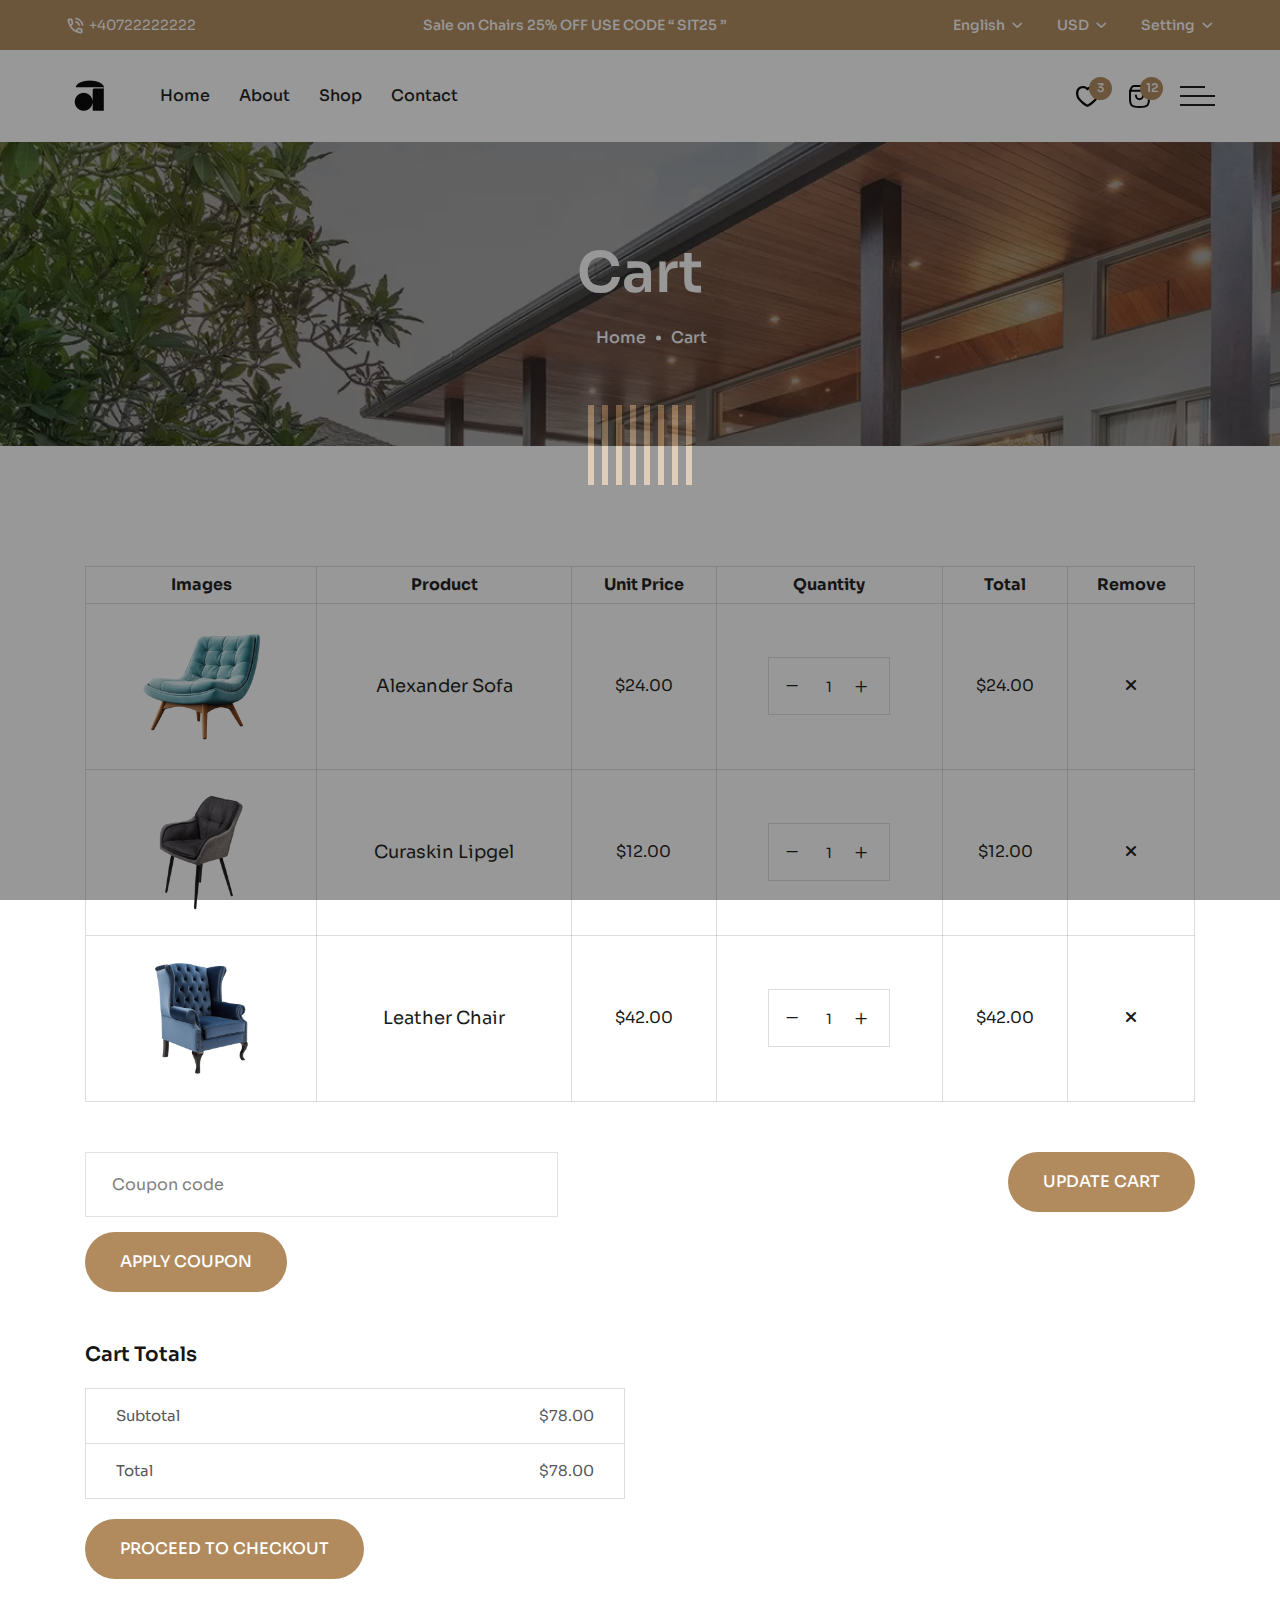
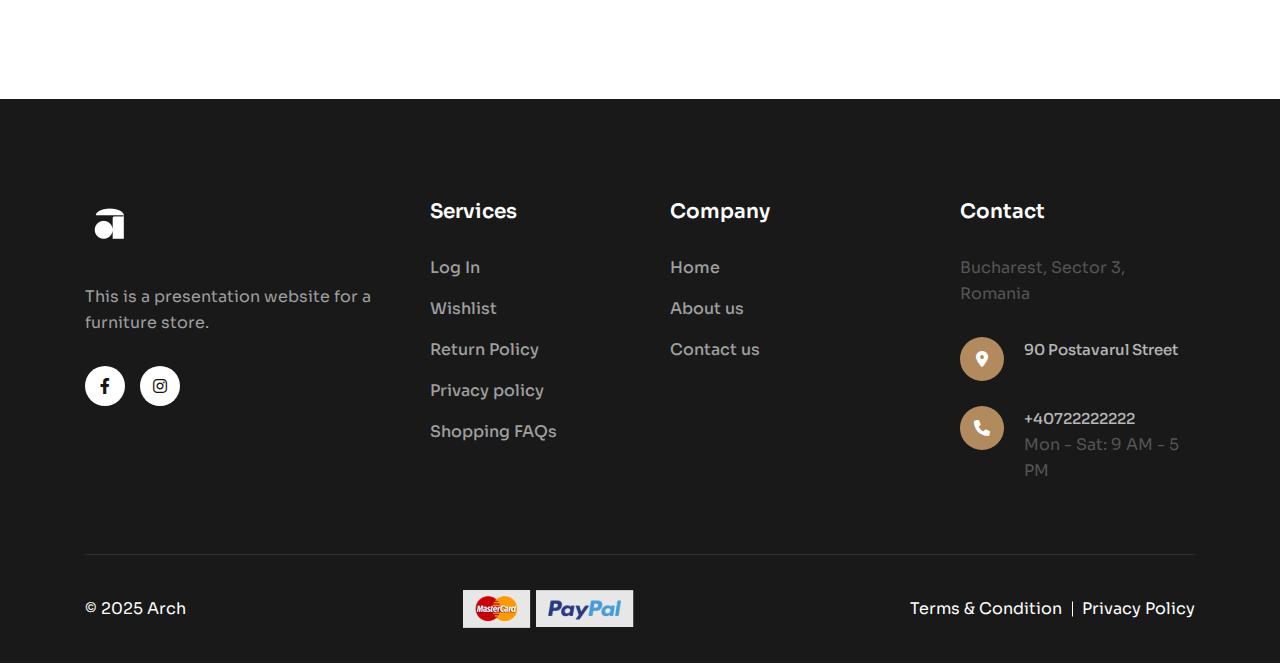
<file: cart.html>
<!doctype html>
<html class="no-js" lang="zxx">

<head>
   <meta charset="utf-8">
   <meta http-equiv="x-ua-compatible" content="ie=edge">
   <title>Arch - Cart 

   </title>
   <meta name="description" content="">
   <meta name="viewport" content="width=device-width, initial-scale=1">

   <!-- Place favicon.ico in the root directory -->
   <link rel="shortcut icon" type="image/x-icon" href="assets/imgs/favicon.png">

   <!-- CSS here -->
   <link rel="stylesheet" href="assets/css/bootstrap.min.css">
   <link rel="stylesheet" href="assets/css/meanmenu.min.css">
   <link rel="stylesheet" href="assets/css/animate.css">
   <link rel="stylesheet" href="assets/css/swiper.min.css">
   <link rel="stylesheet" href="assets/css/slick.css">
   <link rel="stylesheet" href="assets/css/magnific-popup.css">
   <link rel="stylesheet" href="assets/css/fontawesome-pro.css">
   <link rel="stylesheet" href="assets/css/spacing.css">
   <link rel="stylesheet" href="assets/css/main.css">
</head>

<body>

   <!-- preloader start -->
   <div id="preloader">
      <div class="bd-loader-inner">
         <div class="bd-loader">
            <span class="bd-loader-item"></span>
            <span class="bd-loader-item"></span>
            <span class="bd-loader-item"></span>
            <span class="bd-loader-item"></span>
            <span class="bd-loader-item"></span>
            <span class="bd-loader-item"></span>
            <span class="bd-loader-item"></span>
            <span class="bd-loader-item"></span>
         </div>
      </div>
   </div>
   <!-- preloader start -->

   <!-- Back to top start -->
   <div class="backtotop-wrap cursor-pointer">
      <svg class="backtotop-circle svg-content" width="100%" height="100%" viewBox="-1 -1 102 102">
         <path d="M50,1 a49,49 0 0,1 0,98 a49,49 0 0,1 0,-98" />
      </svg>
   </div>
   <!-- Back to top end -->

   <!-- Offcanvas area start -->
   <div class="fix">
      <div class="offcanvas__info">
         <div class="offcanvas__wrapper">
            <div class="offcanvas__content">
               <div class="offcanvas__top mb-40 d-flex justify-content-between align-items-center">
                  <div class="offcanvas__logo">
                     <a href="index.html">
                        <img src="assets/imgs/furniture/logo/logowhite.png" alt="logo not found" style="width: 50px; height: 50px;">
                     </a>
                  </div>
                  <div class="offcanvas__close">
                     <button>
                        <i class="fal fa-times"></i>
                     </button>
                  </div>
               </div>
               <div class="offcanvas__search mb-25">
                  <form action="#">
                     <input type="text" placeholder="What are you searching for?">
                     <button type="submit"><i class="far fa-search"></i></button>
                  </form>
               </div>
               <div class="mobile-menu fix mb-40"></div>
               <div class="offcanvas__contact mt-30 mb-20">
                  <h4>Contact Info</h4>
                  <ul>
                     <li class="d-flex align-items-center">
                        <div class="offcanvas__contact-icon mr-15">
                           <i class="fal fa-map-marker-alt"></i>
                        </div>
                        <div class="offcanvas__contact-text">
                           <a target="_blank"
                              href="https://www.google.com/maps">Bucharest, Sector 3, Postavarul Street 90
                              </a>
                        </div>
                     </li>
                     <li class="d-flex align-items-center">
                        <div class="offcanvas__contact-icon mr-15">
                           <i class="far fa-phone"></i>
                        </div>
                        <div class="offcanvas__contact-text">
                           <a href="tel:+088889797697">+04072222222</a>
                        </div>
                     </li>
                     <li class="d-flex align-items-center">
                        <div class="offcanvas__contact-icon mr-15">
                           <i class="fal fa-envelope"></i>
                        </div>
                        <div class="offcanvas__contact-text">
                           <a href="tel:+012-345-6789"><span class="mailto:support@mail.com">support@arch.com</span></a>
                        </div>
                     </li>
                  </ul>
               </div>
               <div class="offcanvas__social">
                  <ul>
                     <li><a href="#"><i class="fab fa-facebook-f"></i></a></li>
                     <li><a href="#"><i class="fab fa-youtube"></i></a></li>
                  </ul>
               </div>
            </div>
         </div>
      </div>
   </div>
   <div class="offcanvas__overlay"></div>
   <div class="offcanvas__overlay-white"></div>
   <!-- Offcanvas area start -->

   <!-- Add cart modal area start -->
   <div class="product-modal-sm modal fade" id="producQuickViewModal" tabindex="-1">
      <div class="modal-dialog modal-dialog-centered">
         <div class="modal-content">
            <div class="product-modal">
               <div class="product-modal-wrapper p-relative">
                  <button type="button" class="close product-modal-close" data-bs-dismiss="modal" aria-label="Close">
                     <i class="fal fa-times"></i>
                  </button>
                  <div class="modal__inner">
                     <div class="bd__shop-details-inner">
                        <div class="row">
                           <div class="col-xxl-6 col-lg-6">
                              <div class="product__details-thumb-wrapper d-sm-flex align-items-start">
                                 <div class="product__details-thumb-tab mr-20">
                                    <nav>
                                       <div class="nav nav-tabs flex-nowrap flex-sm-column" id="nav-tab" role="tablist">
                                          <button class="nav-link active" id="img-1-tab" data-bs-toggle="tab"
                                             data-bs-target="#img-1" type="button" role="tab" aria-controls="img-1"
                                             aria-selected="true">
                                             <img src="assets/imgs/product/details/details-04.png"
                                                alt="product-sm-thumb">
                                          </button>
                                          <button class="nav-link" id="img-2-tab" data-bs-toggle="tab"
                                             data-bs-target="#img-2" type="button" role="tab" aria-controls="img-3"
                                             aria-selected="false">
                                             <img src="assets/imgs/product/details/details-05.png"
                                                alt="product-sm-thumb">
                                          </button>
                                          <button class="nav-link" id="img-3-tab" data-bs-toggle="tab"
                                             data-bs-target="#img-3" type="button" role="tab" aria-controls="img-3"
                                             aria-selected="false">
                                             <img src="assets/imgs/product/details/details-06.png"
                                                alt="product-sm-thumb">
                                          </button>
                                       </div>
                                    </nav>
                                 </div>
                                 <div class="product__details-thumb-tab-content">
                                    <div class="tab-content" id="productthumbcontent">
                                       <div class="tab-pane fade show active" id="img-1" role="tabpanel"
                                          aria-labelledby="img-1-tab">
                                          <div class="product__details-thumb-big w-img">
                                             <img src="assets/imgs/product/details/details-04.png" alt="">
                                          </div>
                                       </div>
                                       <div class="tab-pane fade" id="img-2" role="tabpanel"
                                          aria-labelledby="img-2-tab">
                                          <div class="product__details-thumb-big w-img">
                                             <img src="assets/imgs/product/details/details-05.png" alt="">
                                          </div>
                                       </div>
                                       <div class="tab-pane fade" id="img-3" role="tabpanel"
                                          aria-labelledby="img-3-tab">
                                          <div class="product__details-thumb-big w-img">
                                             <img src="assets/imgs/product/details/details-06.png" alt="">
                                          </div>
                                       </div>
                                    </div>
                                 </div>
                              </div>
                           </div>
                           <div class="col-xxl-6 col-lg-6">
                              <div class="product__details-content">
                                 <div class="product__details-top d-flex flex-wrap gap-3 align-items-center mb-15">
                                    <div class="product__details-tag">
                                       <a href="#">New Arrival</a>
                                    </div>
                                    <div class="product__details-rating">
                                       <a href="#"><i class="fa-solid fa-star"></i></a>
                                       <a href="#"><i class="fa-solid fa-star"></i></a>
                                       <a href="#"><i class="fa-solid fa-star"></i></a>
                                       <a href="#"><i class="fa-solid fa-star"></i></a>
                                       <a href="#"><i class="fa-regular fa-star"></i></a>
                                    </div>
                                    <div class="product__details-review-count">
                                       <a href="#">24 Reviews</a>
                                    </div>
                                 </div>
                                 <h3 class="product__details-title">Ergonomic Office Chair - Premium Comfort</h3>
                                 <div class="product__details-price">
                                    <span class="old-price">$299.99</span>
                                    <span class="new-price">$249.99</span>
                                 </div>
                                 <p>Experience ultimate comfort with our premium ergonomic office chair. Features adjustable height, lumbar support, breathable mesh back, and 360-degree swivel. Perfect for home office or workplace. Available in multiple colors.</p>

                                 <div class="product__details-action mb-35">
                                    <div class="product__quantity">
                                       <div class="product-quantity-wrapper">
                                          <form action="#">
                                             <button class="cart-minus"><i class="fa-light fa-minus"></i></button>
                                             <input class="cart-input" type="text" value="1">
                                             <button class="cart-plus"><i class="fa-light fa-plus"></i></button>
                                          </form>
                                       </div>
                                    </div>
                                    <div class="product__add-cart">
                                       <a href="javascript:void(0)" class="fill-btn cart-btn">
                                          <span class="fill-btn-inner">
                                             <span class="fill-btn-normal">Add To Cart<i
                                                   class="fa-solid fa-basket-shopping"></i></span>
                                             <span class="fill-btn-hover">Add To Cart<i
                                                   class="fa-solid fa-basket-shopping"></i></span>
                                          </span>
                                       </a>
                                    </div>
                                    <div class="product__add-wish">
                                       <a href="#" class="product__add-wish-btn"><i class="fa-solid fa-heart"></i></a>
                                    </div>
                                 </div>
                                 <div class="product__details-meta">
                                    <div class="sku">
                                       <span>SKU:</span>
                                       <a href="#">CHR-ERG-001</a>
                                    </div>
                                    <div class="categories">
                                       <span>Categories:</span> <a href="#">Office Chairs,</a> <a href="#">Ergonomic,</a> <a
                                          href="#">Furniture</a>
                                    </div>
                                    <div class="tag">
                                       <span>Tags:</span> <a href="#"> Ergonomic,</a> <a href="#">Adjustable,</a> <a
                                          href="#">Mesh Back</a>
                                    </div>
                                 </div>
                              </div>
                           </div>
                        </div>
                     </div>
                  </div>
               </div>
            </div>
         </div>
      </div>
   </div>
   <!-- Add cart modal area end -->

   <!-- Header area start -->
   <header>
      <div class="header">
         <div class="header-top-area grocery__top-header">
            <div class="header-layout-4">
               <div class="header-to-main d-none d-sm-flex">
                  <div class="link-text">
                     <span><img src="assets/imgs/icons/call.png" alt=""></span>
                     <a href="tel:+380961381876">+40722222222</a>
                  </div>
                  <div class="header-top-notice d-none d-lg-block">
                     <p>Sale on Chairs <span class="text-white">25% OFF</span> USE CODE “ SIT25 ”</p>
                  </div>
                  <div class="tp-header-top-menu d-flex align-items-center justify-content-end">
                     <div class="header-lang-item header-lang">
                        <span class="header-lang-toggle text-white" id="header-lang-toggle">English</span>
                        <ul class="">
                           <li>
                              <a class="furniture-clr-hover" href="#">Spanish</a>
                           </li>
                           <li>
                              <a class="furniture-clr-hover" href="#">Russian</a>
                           </li>
                           <li>
                              <a class="furniture-clr-hover" href="#">Portuguese</a>
                           </li>
                        </ul>
                     </div>
                     <div class="header-lang-item tp-header-currency">
                        <span class="header-currency-toggle text-white" id="header-currency-toggle">USD</span>
                        <ul>
                           <li>
                              <a class="furniture-clr-hover" href="#">EUR</a>
                           </li>
                           <li>
                              <a class="furniture-clr-hover" href="#">CHF</a>
                           </li>
                           <li>
                              <a class="furniture-clr-hover" href="#">GBP</a>
                           </li>
                           <li>
                              <a class="furniture-clr-hover" href="#">KWD</a>
                           </li>
                        </ul>
                     </div>
                     <div class="header-lang-item tp-header-setting">
                        <span class="header-setting-toggle text-white" id="header-setting-toggle">Setting</span>
                        <ul>
                           <li>
                              <a class="furniture-clr-hover" href="#">My Profile</a>
                           </li>
                           <li>
                              <a class="furniture-clr-hover" href="wishlist.html">Wishlist</a>
                           </li>
                           <li>
                              <a class="furniture-clr-hover" href="cart.html">Cart</a>
                           </li>
                           <li>
                              <a class="furniture-clr-hover" href="#">Logout</a>
                           </li>
                        </ul>
                     </div>
                  </div>
               </div>
            </div>
         </div>
         <div class="header-layout-4 header-bottom">
            <div id="header-sticky" class="header-4">
               <div class="mega-menu-wrapper">
                  <div class="header-main-4">
                     <div class="header-left">
                        <div class="header-logo">
                           <a href="index.html">
                              <img src="assets/imgs/furniture/logo/logoblack.png" alt="logo not found" style="width: 50px; height: 50px;">
                           </a>
                        </div>
                        <div class="mean__menu-wrapper furniture__menu d-none d-lg-block">
                           <div class="main-menu">
                              <nav id="mobile-menu">
                                 <ul>
                                    <li class="has-dropdown">
                                       <a href="index.html">Home</a>

                                    </li>
                                    <li>
                                       <a href="about.html">About</a>
                                    </li>
                                    <li class="has-dropdown">
                                       <a href="product.html">Shop</a>
                                    </li>

                                    <li>
                                       <a href="contact.html">Contact</a>
                                    </li>
                                 </ul>
                              </nav>
                           </div>
                        </div>
                     </div>
                     <div class="header-right d-inline-flex align-items-center justify-content-end">
                        <div class="header-search d-none d-xxl-block">
                           <form action="#">
                              <input type="text" placeholder="Search...">
                              <button type="submit">
                                 <svg width="18" height="18" viewBox="0 0 18 18" fill="none"
                                    xmlns="http://www.w3.org/2000/svg">
                                    <path d="M13.4443 13.4445L16.9999 17" stroke="white" stroke-width="2"
                                       stroke-linecap="round" stroke-linejoin="round" />
                                    <path
                                       d="M15.2222 8.11111C15.2222 12.0385 12.0385 15.2222 8.11111 15.2222C4.18375 15.2222 1 12.0385 1 8.11111C1 4.18375 4.18375 1 8.11111 1C12.0385 1 15.2222 4.18375 15.2222 8.11111Z"
                                       stroke="white" stroke-width="2" />
                                 </svg>
                              </button>
                           </form>
                        </div>
                        <div class="header-action d-flex align-items-center ml-30">
                           <div class="header-action-item">
                              <a href="wishlist.html" class="header-action-btn">
                                 <svg width="23" height="21" viewBox="0 0 23 21" fill="none"
                                    xmlns="http://www.w3.org/2000/svg">
                                    <path
                                       d="M21.2743 2.33413C20.6448 1.60193 19.8543 1.01306 18.9596 0.609951C18.0649 0.206838 17.0883 -0.0004864 16.1002 0.00291444C14.4096 -0.0462975 12.7637 0.529279 11.5011 1.61122C10.2385 0.529279 8.59252 -0.0462975 6.90191 0.00291444C5.91383 -0.0004864 4.93727 0.206838 4.04257 0.609951C3.14788 1.01306 2.35732 1.60193 1.72785 2.33413C0.632101 3.61193 -0.514239 5.92547 0.245772 9.69587C1.4588 15.7168 10.5548 20.6578 10.9388 20.8601C11.11 20.9518 11.3028 21 11.4988 21C11.6948 21 11.8875 20.9518 12.0587 20.8601C12.445 20.6534 21.541 15.7124 22.7518 9.69587C23.5164 5.92547 22.37 3.61193 21.2743 2.33413ZM20.4993 9.27583C19.6416 13.5326 13.4074 17.492 11.5011 18.6173C8.81516 17.0587 3.28927 13.1457 2.50856 9.27583C1.91872 6.35103 2.72587 4.65208 3.50773 3.74126C3.9212 3.26166 4.43995 2.87596 5.02678 2.61185C5.6136 2.34774 6.25396 2.21175 6.90191 2.21365C7.59396 2.16375 8.28765 2.2871 8.91534 2.57168C9.54304 2.85626 10.0833 3.29235 10.4835 3.83743C10.5822 4.012 10.7278 4.15794 10.9051 4.26003C11.0824 4.36212 11.2849 4.41662 11.4916 4.41787C11.6983 4.41911 11.9015 4.36704 12.0801 4.26709C12.2587 4.16714 12.4062 4.02296 12.5071 3.84959C12.9065 3.30026 13.448 2.86048 14.0781 2.57361C14.7081 2.28674 15.4051 2.16267 16.1002 2.21365C16.7495 2.21061 17.3915 2.34604 17.9798 2.6102C18.5681 2.87435 19.0881 3.26065 19.5025 3.74126C20.282 4.65208 21.0892 6.35103 20.4993 9.27583Z"
                                       fill="black" />
                                 </svg>
                                 <span class="header-action-badge bg-furniture">3</span>
                              </a>
                           </div>
                           <div class="header-action-item">
                              <a href="cart.html" class="header-action-btn cartmini-open-btn">
                                 <svg width="21" height="23" viewBox="0 0 21 23" fill="none"
                                    xmlns="http://www.w3.org/2000/svg">
                                    <path
                                       d="M14.0625 10.6C14.0625 12.5883 12.4676 14.2 10.5 14.2C8.53243 14.2 6.9375 12.5883 6.9375 10.6M1 5.8H20M1 5.8V13C1 20.6402 2.33946 22 10.5 22C18.6605 22 20 20.6402 20 13V5.8M1 5.8L2.71856 2.32668C3.12087 1.5136 3.94324 1 4.84283 1H16.1571C17.0568 1 17.8791 1.5136 18.2814 2.32668L20 5.8"
                                       stroke="black" stroke-width="2" stroke-linecap="round" stroke-linejoin="round" />
                                 </svg>
                                 <span class="header-action-badge bg-furniture">12</span>
                              </a>
                           </div>
                        </div>
                        <div class="header-humbager ml-30">
                           <a class="sidebar__toggle" href="javascript:void(0)">
                              <div class="bar-icon-2">
                                 <span></span>
                                 <span></span>
                                 <span></span>
                              </div>
                           </a>
                           <!-- for wp -->
                           <div class="header__hamburger ml-50 d-none">
                              <button type="button" class="hamburger-btn offcanvas-open-btn">
                                 <span>01</span>
                                 <span>01</span>
                                 <span>01</span>
                              </button>
                           </div>
                        </div>
                     </div>
                  </div>
               </div>
            </div>
         </div>
      </div>
   </header>
   <!-- Header area end -->

   <!-- Body main wrapper start -->
   <main>

      <!-- Breadcrumb area start  -->
      <div class="breadcrumb__area theme-bg-1 p-relative z-index-11 pt-95 pb-95">
         <div class="breadcrumb__thumb" data-background="assets/imgs/bg/breadcrumb-bg.jpg"></div>
         <div class="container">
            <div class="row justify-content-center">
               <div class="col-xxl-12">
                  <div class="breadcrumb__wrapper text-center">
                     <h2 class="breadcrumb__title">Cart</h2>
                     <div class="breadcrumb__menu">
                        <nav>
                           <ul>
                              <li><span><a href="index.html">Home</a></span></li>
                              <li><span>Cart</span></li>
                           </ul>
                        </nav>
                     </div>
                  </div>
               </div>
            </div>
         </div>
      </div>
      <!-- Breadcrumb area start  -->

      <!-- Cart area start  -->
      <div class="cart-area section-space">
         <div class="container">
            <div class="row">
               <div class="col-12">
                  <div class="table-content table-responsive">
                     <table class="table">
                        <thead>
                           <tr>
                              <th class="product-thumbnail">Images</th>
                              <th class="cart-product-name">Product</th>
                              <th class="product-price">Unit Price</th>
                              <th class="product-quantity">Quantity</th>
                              <th class="product-subtotal">Total</th>
                              <th class="product-remove">Remove</th>
                           </tr>
                        </thead>
                        <tbody>
                           <tr>
                              <td class="product-thumbnail"><a href="product-details.html"><img
                                       src="assets/imgs/product/details/details-04.png" alt="img"></a></td>
                              <td class="product-name"><a href="product-details.html">Alexander Sofa</a></td>
                              <td class="product-price"><span class="amount">$24.00</span></td>
                              <td class="product-quantity text-center">
                                 <div class="product-quantity mt-10 mb-10">
                                    <div class="product-quantity-form">
                                       <form action="#">
                                          <button class="cart-minus"><i class="far fa-minus"></i></button>
                                          <input class="cart-input" type="text" value="1">
                                          <button class="cart-plus"><i class="far fa-plus"></i></button>
                                       </form>
                                    </div>
                                 </div>
                              </td>
                              <td class="product-subtotal"><span class="amount">$24.00</span></td>
                              <td class="product-remove"><a href="#"><i class="fa fa-times"></i></a></td>
                           </tr>
                           <tr>
                              <td class="product-thumbnail"><a href="product-details.html"><img
                                       src="assets/imgs/product/details/details-05.png" alt="img"></a></td>
                              <td class="product-name"><a href="product-details.html">Curaskin Lipgel</a>
                              </td>
                              <td class="product-price"><span class="amount">$12.00</span></td>
                              <td class="product-quantity text-center">
                                 <div class="product-quantity mt-10 mb-10">
                                    <div class="product-quantity-form">
                                       <form action="#">
                                          <button class="cart-minus"><i class="far fa-minus"></i></button>
                                          <input class="cart-input" type="text" value="1">
                                          <button class="cart-plus"><i class="far fa-plus"></i></button>
                                       </form>
                                    </div>
                                 </div>
                              </td>
                              <td class="product-subtotal"><span class="amount">$12.00</span></td>
                              <td class="product-remove"><a href="#"><i class="fa fa-times"></i></a></td>
                           </tr>
                           <tr>
                              <td class="product-thumbnail"><a href="product-details.html"><img
                                       src="assets/imgs/product/details/details-06.png" alt="img"></a></td>
                              <td class="product-name"><a href="product-details.html">Leather Chair</a></td>
                              <td class="product-price"><span class="amount">$42.00</span></td>
                              <td class="product-quantity text-center">
                                 <div class="product-quantity mt-10 mb-10">
                                    <div class="product-quantity-form">
                                       <form action="#">
                                          <button class="cart-minus"><i class="far fa-minus"></i></button>
                                          <input class="cart-input" type="text" value="1">
                                          <button class="cart-plus"><i class="far fa-plus"></i></button>
                                       </form>
                                    </div>
                                 </div>
                              </td>
                              <td class="product-subtotal"><span class="amount">$42.00</span></td>
                              <td class="product-remove"><a href="#"><i class="fa fa-times"></i></a></td>
                           </tr>
                        </tbody>
                     </table>
                  </div>
                  <div class="row">
                     <div class="col-12">
                        <div class="coupon-all">
                           <div class="coupon d-flex align-items-center">
                              <input id="coupon_code" class="input-text" name="coupon_code" placeholder="Coupon code"
                                 type="text">
                              <button onclick="window.location.reload()" class="fill-btn" type="submit">
                                 <span class="fill-btn-inner">
                                    <span class="fill-btn-normal">apply coupon</span>
                                    <span class="fill-btn-hover">apply coupon</span>
                                 </span>
                              </button>
                           </div>
                           <div class="coupon2">
                              <button onclick="window.location.reload()" class="fill-btn" type="submit">
                                 <span class="fill-btn-inner">
                                    <span class="fill-btn-normal">Update cart</span>
                                    <span class="fill-btn-hover">Update cart</span>
                                 </span>
                              </button>
                           </div>
                        </div>
                     </div>
                  </div>
                  <div class="row">
                     <div class="col-lg-6 ml-auto">
                        <div class="cart-page-total">
                           <h2>Cart totals</h2>
                           <ul class="mb-20">
                              <li>Subtotal <span>$78.00</span></li>
                              <li>Total <span>$78.00</span></li>
                           </ul>
                           <a class="fill-btn" href="checkout.html">
                              <span class="fill-btn-inner">
                                 <span class="fill-btn-normal">Proceed to checkout</span>
                                 <span class="fill-btn-hover">Proceed to checkout</span>
                              </span>
                           </a>
                        </div>
                     </div>
                  </div>
               </div>
            </div>
         </div>
      </div>
      <!-- Cart area end  -->

   </main>
   <!-- Body main wrapper end -->

   <!-- Footer area start -->
   <footer class="footer-bg">
      <div class="footer-area pt-100 pb-20">
         <div class="footer-style-4">
            <div class="container">
               <div class="footer-grid-3">
                  <div class="footer-widget-4">
                     <div class="footer-logo mb-35">
                        <a href="index.html"><img src="assets/imgs/furniture/logo/logowhite.png" style="width: 50px;"
                              alt="image bnot found"></a>
                     </div>
                     <p>This is a presentation website for a furniture store.
                     </p>
                     <div class="theme-social">
                        <a class="furniture-bg-hover" href="#"><i class="fa-brands fa-facebook-f"></i></a>
                        <a class="furniture-bg-hover" href="#"><i class="fa-brands fa-instagram"></i></a>
                     </div>
                  </div>
                  <div class="footer-widget-4">
                     <div class="footer-widget-title">
                        <h4>Services</h4>
                     </div>
                     <div class="footer-link">
                        <ul>
                           <li><a href="error.html">Log In</a></li>
                           <li><a href="wishlist.html">Wishlist</a></li>
                           <li><a href="error.html">Return Policy</a></li>
                           <li><a href="error.html">Privacy policy</a></li>
                           <li><a href="faq.html">Shopping FAQs</a></li>
                        </ul>
                     </div>
                  </div>
                  <div class="footer-widget-4">
                     <div class="footer-widget-title">
                        <h4>Company</h4>
                     </div>
                     <div class="footer-link">
                        <ul>
                           <li><a href="index.html">Home</a></li>
                           <li><a href="about.html">About us </a></li>
                           <li><a href="contact.html">Contact us</a></li>
                        </ul>
                     </div>
                  </div>
                  <div class="footer-widget footer-col-4">
                     <div class="footer-widget-title">
                        <h4>Contact</h4>
                     </div>
                     <div class="footer-info mb-35">
                        <p class="w-75">Bucharest, Sector 3, Romania</p>
                        <div class="footer-info-item d-flex align-items-start pb-15 pt-15">
                           <div class="footer-info-icon mr-20">
                              <span> <i class="fa-solid fa-location-dot furniture-icon"></i></span>
                           </div>
                           <div class="footer-info-text">
                              <a class="furniture-clr-hover" target="_blank"
                                 href="https://maps.app.goo.gl/P3svuWc7ENL2GRMNA">90 Postavarul Street
                                </a>
                           </div>
                        </div>
                        <div class="footer-info-item d-flex align-items-start">
                           <div class="footer-info-icon mr-20">
                              <span><i class="fa-solid fa-phone furniture-icon"></i></span>
                           </div>
                           <div class="footer-info-text">
                              <a class="furniture-clr-hover" href="tel:012-345-6789">+40722222222</a>
                              <p>Mon - Sat: 9 AM - 5 PM</p>
                           </div>
                        </div>
                     </div>
                  </div>
               </div>
            </div>
         </div>
      </div>
      <div class="container">
         <div class="footer-copyright-area b-t">
            <div class="footer-copyright-wrapper">
               <div class="footer-copyright-text">
                  <p class="mb-0">© 2025 Arch</p>
               </div>
               <div class="footer-payment d-flex align-items-center gap-2">

                  <div class="footer-payment-item mb-0">
                     <div class="footer-payment-thumb">
                        <img src="assets/imgs/icons/maser.png" alt="">
                     </div>
                  </div>
                  <div class="footer-payment-item">
                     <div class="footer-payment-thumb">
                        <img src="assets/imgs/icons/paypal.png" alt="">
                     </div>
                  </div>
               </div>
               <div class="footer-conditions">
                  <ul>
                     <li><a class="furniture-clr-hover" href="#">Terms & Condition</a></li>
                     <li><a class="furniture-clr-hover" href="#">Privacy Policy</a></li>
                  </ul>
               </div>
            </div>
         </div>
      </div>
   </footer>
   <!-- Footer area end -->

   <!-- JS here -->
   <script src="assets/js/jquery-3.6.0.min.js"></script>
   <script src="assets/js/waypoints.min.js"></script>
   <script src="assets/js/bootstrap.bundle.min.js"></script>
   <script src="assets/js/meanmenu.min.js"></script>
   <script src="assets/js/swiper.min.js"></script>
   <script src="assets/js/slick.min.js"></script>
   <script src="assets/js/magnific-popup.min.js"></script>
   <script src="assets/js/counterup.js"></script>
   <script src="assets/js/wow.js"></script>
   <script src="assets/js/ajax-form.js"></script>
   <script src="assets/js/beforeafter.jquery-1.0.0.min.js"></script>
   <script src="assets/js/main.js"></script>
</body>

</html>
</file>
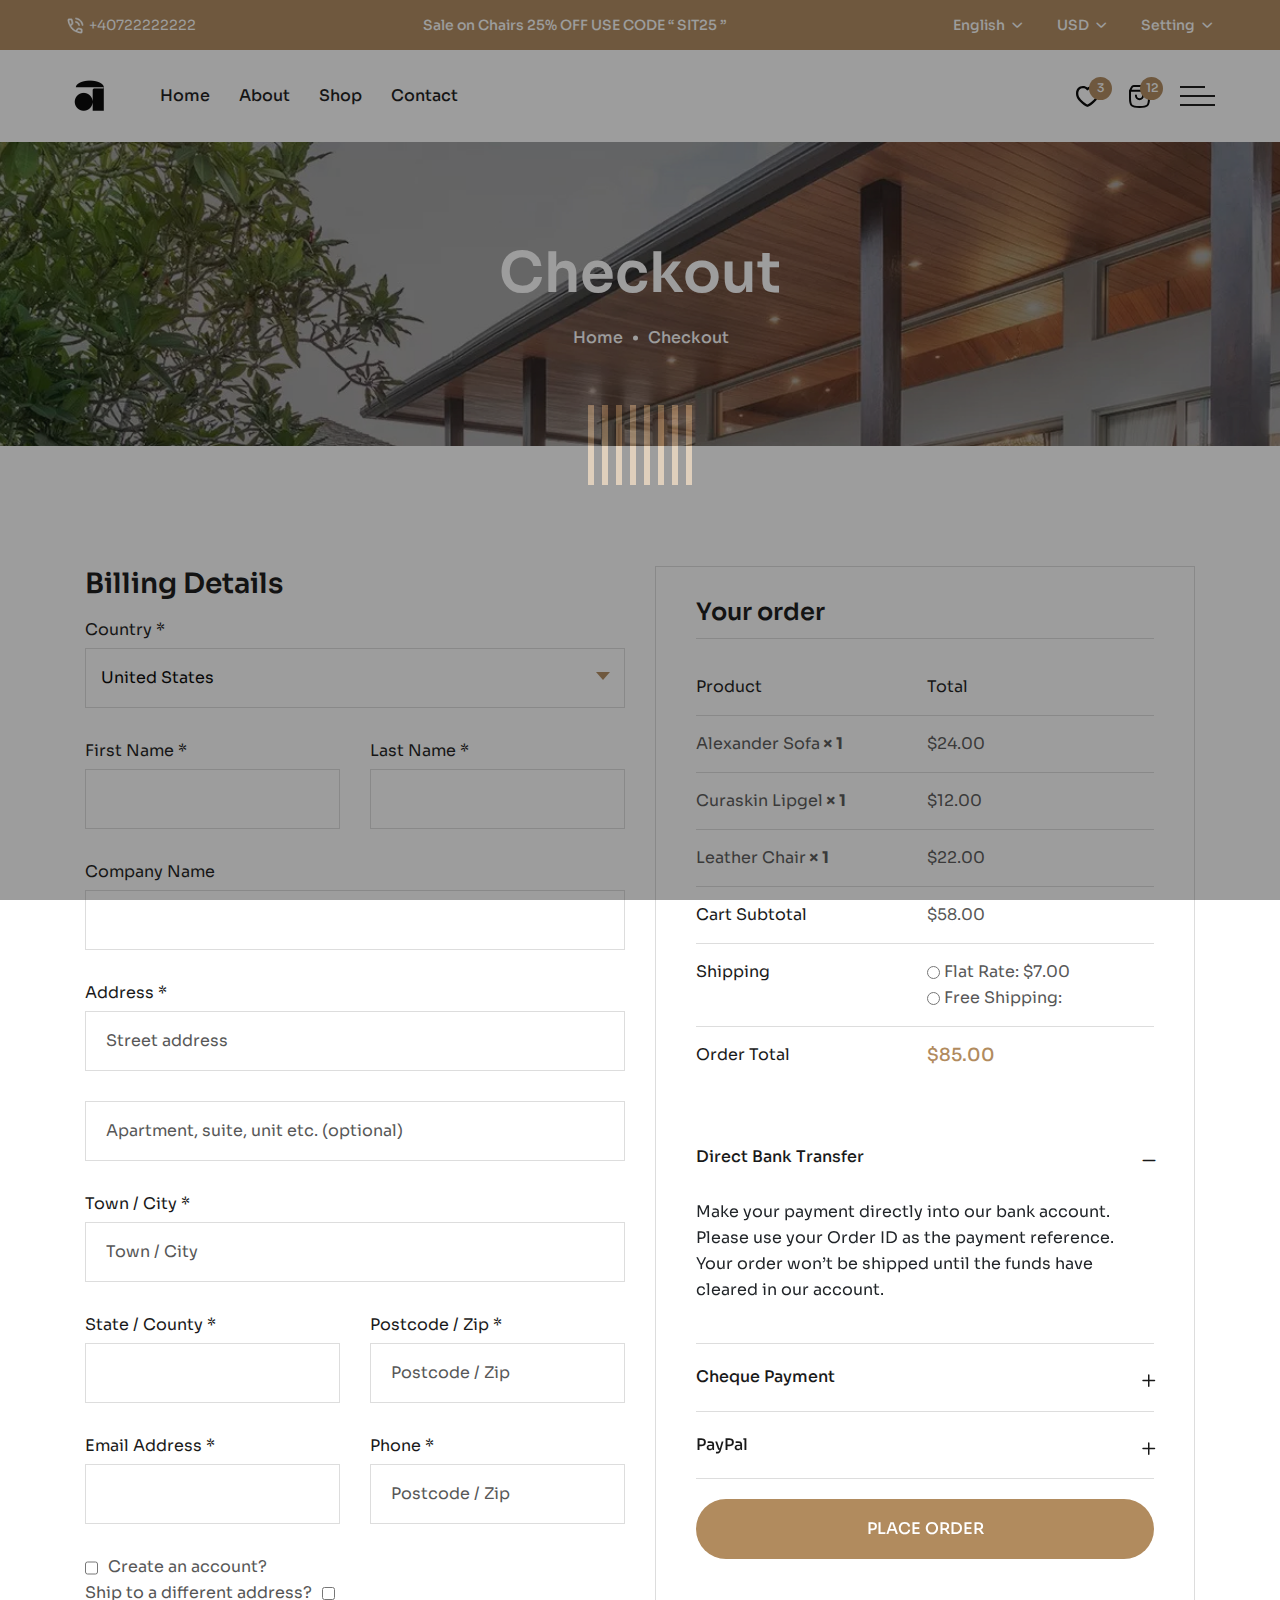
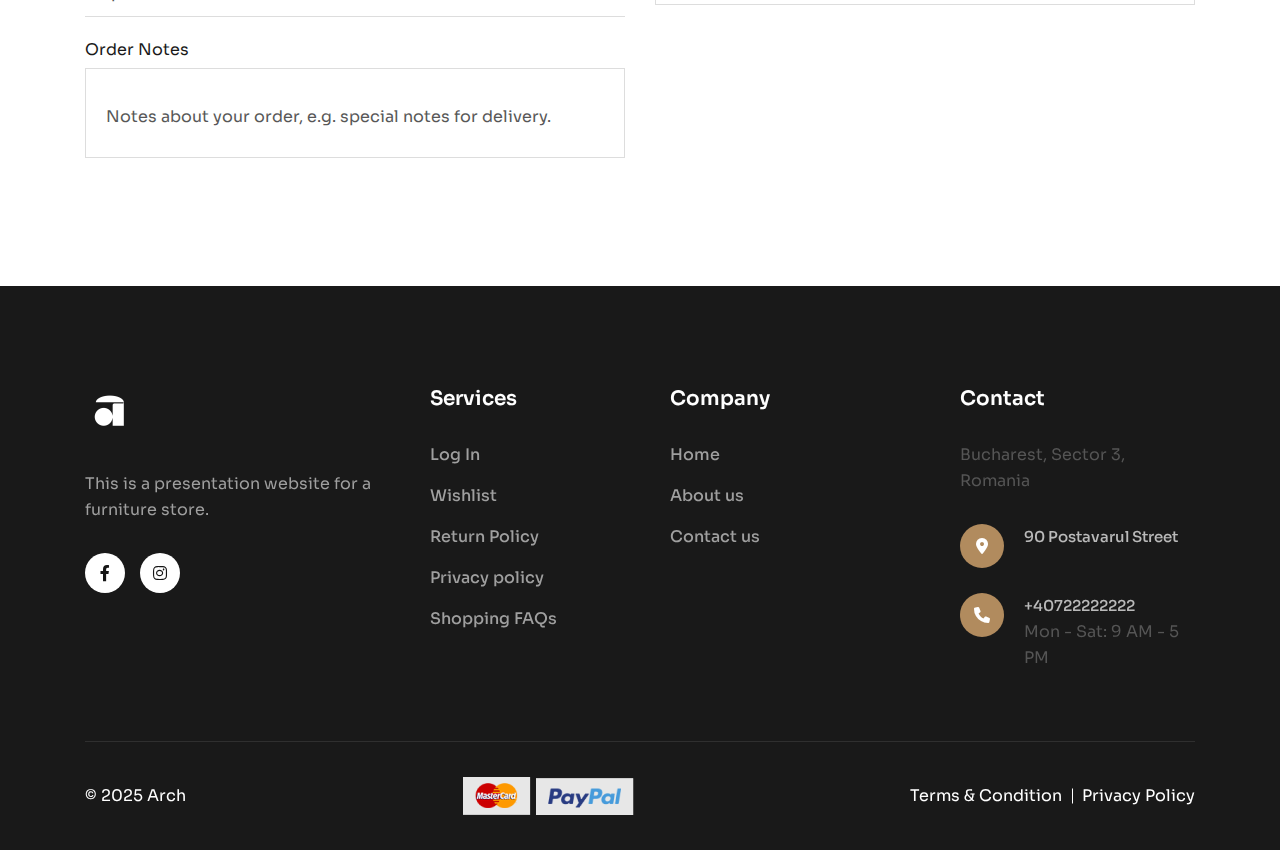
<file: checkout.html>
<!doctype html>
<html class="no-js" lang="zxx">

<head>
   <meta charset="utf-8">
   <meta http-equiv="x-ua-compatible" content="ie=edge">
   <title>Arch - Checkout

   </title>
   <meta name="description" content="">
   <meta name="viewport" content="width=device-width, initial-scale=1">

   <!-- Place favicon.ico in the root directory -->
   <link rel="shortcut icon" type="image/x-icon" href="assets/imgs/favicon.png">

   <!-- CSS here -->
   <link rel="stylesheet" href="assets/css/bootstrap.min.css">
   <link rel="stylesheet" href="assets/css/meanmenu.min.css">
   <link rel="stylesheet" href="assets/css/animate.css">
   <link rel="stylesheet" href="assets/css/swiper.min.css">
   <link rel="stylesheet" href="assets/css/slick.css">
   <link rel="stylesheet" href="assets/css/magnific-popup.css">
   <link rel="stylesheet" href="assets/css/fontawesome-pro.css">
   <link rel="stylesheet" href="assets/css/spacing.css">
   <link rel="stylesheet" href="assets/css/main.css">
</head>

<body>

   <!-- preloader start -->
   <div id="preloader">
      <div class="bd-loader-inner">
         <div class="bd-loader">
            <span class="bd-loader-item"></span>
            <span class="bd-loader-item"></span>
            <span class="bd-loader-item"></span>
            <span class="bd-loader-item"></span>
            <span class="bd-loader-item"></span>
            <span class="bd-loader-item"></span>
            <span class="bd-loader-item"></span>
            <span class="bd-loader-item"></span>
         </div>
      </div>
   </div>
   <!-- preloader start -->

   <!-- Back to top start -->
   <div class="backtotop-wrap cursor-pointer">
      <svg class="backtotop-circle svg-content" width="100%" height="100%" viewBox="-1 -1 102 102">
         <path d="M50,1 a49,49 0 0,1 0,98 a49,49 0 0,1 0,-98" />
      </svg>
   </div>
   <!-- Back to top end -->

   <!-- Offcanvas area start -->
   <div class="fix">
      <div class="offcanvas__info">
         <div class="offcanvas__wrapper">
            <div class="offcanvas__content">
               <div class="offcanvas__top mb-40 d-flex justify-content-between align-items-center">
                  <div class="offcanvas__logo">
                     <a href="index.html">
                        <img src="assets/imgs/furniture/logo/logowhite.png" alt="logo not found" style="width: 50px; height: 50px;">
                     </a>
                  </div>
                  <div class="offcanvas__close">
                     <button>
                        <i class="fal fa-times"></i>
                     </button>
                  </div>
               </div>
               <div class="offcanvas__search mb-25">
                  <form action="#">
                     <input type="text" placeholder="What are you searching for?">
                     <button type="submit"><i class="far fa-search"></i></button>
                  </form>
               </div>
               <div class="mobile-menu fix mb-40"></div>
               <div class="offcanvas__contact mt-30 mb-20">
                  <h4>Contact Info</h4>
                  <ul>
                     <li class="d-flex align-items-center">
                        <div class="offcanvas__contact-icon mr-15">
                           <i class="fal fa-map-marker-alt"></i>
                        </div>
                        <div class="offcanvas__contact-text">
                           <a target="_blank"
                              href="https://www.google.com/maps">Bucharest, Sector 3, Postavarul Street 90
                              </a>
                        </div>
                     </li>
                     <li class="d-flex align-items-center">
                        <div class="offcanvas__contact-icon mr-15">
                           <i class="far fa-phone"></i>
                        </div>
                        <div class="offcanvas__contact-text">
                           <a href="tel:+088889797697">+04072222222</a>
                        </div>
                     </li>
                     <li class="d-flex align-items-center">
                        <div class="offcanvas__contact-icon mr-15">
                           <i class="fal fa-envelope"></i>
                        </div>
                        <div class="offcanvas__contact-text">
                           <a href="tel:+012-345-6789"><span class="mailto:support@mail.com">support@arch.com</span></a>
                        </div>
                     </li>
                  </ul>
               </div>
               <div class="offcanvas__social">
                  <ul>
                     <li><a href="#"><i class="fab fa-facebook-f"></i></a></li>
                     <li><a href="#"><i class="fab fa-youtube"></i></a></li>
                  </ul>
               </div>
            </div>
         </div>
      </div>
   </div>
   <div class="offcanvas__overlay"></div>
   <div class="offcanvas__overlay-white"></div>
   <!-- Offcanvas area start -->

   <!-- Add cart modal area start -->
   <div class="product-modal-sm modal fade" id="producQuickViewModal" tabindex="-1">
      <div class="modal-dialog modal-dialog-centered">
         <div class="modal-content">
            <div class="product-modal">
               <div class="product-modal-wrapper p-relative">
                  <button type="button" class="close product-modal-close" data-bs-dismiss="modal" aria-label="Close">
                     <i class="fal fa-times"></i>
                  </button>
                  <div class="modal__inner">
                     <div class="bd__shop-details-inner">
                        <div class="row">
                           <div class="col-xxl-6 col-lg-6">
                              <div class="product__details-thumb-wrapper d-sm-flex align-items-start">
                                 <div class="product__details-thumb-tab mr-20">
                                    <nav>
                                       <div class="nav nav-tabs flex-nowrap flex-sm-column" id="nav-tab" role="tablist">
                                          <button class="nav-link active" id="img-1-tab" data-bs-toggle="tab"
                                             data-bs-target="#img-1" type="button" role="tab" aria-controls="img-1"
                                             aria-selected="true">
                                             <img src="assets/imgs/product/details/details-04.png"
                                                alt="product-sm-thumb">
                                          </button>
                                          <button class="nav-link" id="img-2-tab" data-bs-toggle="tab"
                                             data-bs-target="#img-2" type="button" role="tab" aria-controls="img-3"
                                             aria-selected="false">
                                             <img src="assets/imgs/product/details/details-05.png"
                                                alt="product-sm-thumb">
                                          </button>
                                          <button class="nav-link" id="img-3-tab" data-bs-toggle="tab"
                                             data-bs-target="#img-3" type="button" role="tab" aria-controls="img-3"
                                             aria-selected="false">
                                             <img src="assets/imgs/product/details/details-06.png"
                                                alt="product-sm-thumb">
                                          </button>
                                       </div>
                                    </nav>
                                 </div>
                                 <div class="product__details-thumb-tab-content">
                                    <div class="tab-content" id="productthumbcontent">
                                       <div class="tab-pane fade show active" id="img-1" role="tabpanel"
                                          aria-labelledby="img-1-tab">
                                          <div class="product__details-thumb-big w-img">
                                             <img src="assets/imgs/product/details/details-04.png" alt="">
                                          </div>
                                       </div>
                                       <div class="tab-pane fade" id="img-2" role="tabpanel"
                                          aria-labelledby="img-2-tab">
                                          <div class="product__details-thumb-big w-img">
                                             <img src="assets/imgs/product/details/details-05.png" alt="">
                                          </div>
                                       </div>
                                       <div class="tab-pane fade" id="img-3" role="tabpanel"
                                          aria-labelledby="img-3-tab">
                                          <div class="product__details-thumb-big w-img">
                                             <img src="assets/imgs/product/details/details-06.png" alt="">
                                          </div>
                                       </div>
                                    </div>
                                 </div>
                              </div>
                           </div>
                           <div class="col-xxl-6 col-lg-6">
                              <div class="product__details-content">
                                 <div class="product__details-top d-flex flex-wrap gap-3 align-items-center mb-15">
                                    <div class="product__details-tag">
                                       <a href="#">New Arrival</a>
                                    </div>
                                    <div class="product__details-rating">
                                       <a href="#"><i class="fa-solid fa-star"></i></a>
                                       <a href="#"><i class="fa-solid fa-star"></i></a>
                                       <a href="#"><i class="fa-solid fa-star"></i></a>
                                       <a href="#"><i class="fa-solid fa-star"></i></a>
                                       <a href="#"><i class="fa-regular fa-star"></i></a>
                                    </div>
                                    <div class="product__details-review-count">
                                       <a href="#">24 Reviews</a>
                                    </div>
                                 </div>
                                 <h3 class="product__details-title">Ergonomic Office Chair - Premium Comfort</h3>
                                 <div class="product__details-price">
                                    <span class="old-price">$299.99</span>
                                    <span class="new-price">$249.99</span>
                                 </div>
                                 <p>Experience ultimate comfort with our premium ergonomic office chair. Features adjustable height, lumbar support, breathable mesh back, and 360-degree swivel. Perfect for home office or workplace. Available in multiple colors.</p>

                                 <div class="product__details-action mb-35">
                                    <div class="product__quantity">
                                       <div class="product-quantity-wrapper">
                                          <form action="#">
                                             <button class="cart-minus"><i class="fa-light fa-minus"></i></button>
                                             <input class="cart-input" type="text" value="1">
                                             <button class="cart-plus"><i class="fa-light fa-plus"></i></button>
                                          </form>
                                       </div>
                                    </div>
                                    <div class="product__add-cart">
                                       <a href="javascript:void(0)" class="fill-btn cart-btn">
                                          <span class="fill-btn-inner">
                                             <span class="fill-btn-normal">Add To Cart<i
                                                   class="fa-solid fa-basket-shopping"></i></span>
                                             <span class="fill-btn-hover">Add To Cart<i
                                                   class="fa-solid fa-basket-shopping"></i></span>
                                          </span>
                                       </a>
                                    </div>
                                    <div class="product__add-wish">
                                       <a href="#" class="product__add-wish-btn"><i class="fa-solid fa-heart"></i></a>
                                    </div>
                                 </div>
                                 <div class="product__details-meta">
                                    <div class="sku">
                                       <span>SKU:</span>
                                       <a href="#">CHR-ERG-001</a>
                                    </div>
                                    <div class="categories">
                                       <span>Categories:</span> <a href="#">Office Chairs,</a> <a href="#">Ergonomic,</a> <a
                                          href="#">Furniture</a>
                                    </div>
                                    <div class="tag">
                                       <span>Tags:</span> <a href="#"> Ergonomic,</a> <a href="#">Adjustable,</a> <a
                                          href="#">Mesh Back</a>
                                    </div>
                                 </div>
                              </div>
                           </div>
                        </div>
                     </div>
                  </div>
               </div>
            </div>
         </div>
      </div>
   </div>
   <!-- Add cart modal area end -->

   <!-- Header area start -->
   <header>
      <div class="header">
         <div class="header-top-area grocery__top-header">
            <div class="header-layout-4">
               <div class="header-to-main d-none d-sm-flex">
                  <div class="link-text">
                     <span><img src="assets/imgs/icons/call.png" alt=""></span>
                     <a href="tel:+380961381876">+40722222222</a>
                  </div>
                  <div class="header-top-notice d-none d-lg-block">
                     <p>Sale on Chairs <span class="text-white">25% OFF</span> USE CODE “ SIT25 ”</p>
                  </div>
                  <div class="tp-header-top-menu d-flex align-items-center justify-content-end">
                     <div class="header-lang-item header-lang">
                        <span class="header-lang-toggle text-white" id="header-lang-toggle">English</span>
                        <ul class="">
                           <li>
                              <a class="furniture-clr-hover" href="#">Spanish</a>
                           </li>
                           <li>
                              <a class="furniture-clr-hover" href="#">Russian</a>
                           </li>
                           <li>
                              <a class="furniture-clr-hover" href="#">Portuguese</a>
                           </li>
                        </ul>
                     </div>
                     <div class="header-lang-item tp-header-currency">
                        <span class="header-currency-toggle text-white" id="header-currency-toggle">USD</span>
                        <ul>
                           <li>
                              <a class="furniture-clr-hover" href="#">EUR</a>
                           </li>
                           <li>
                              <a class="furniture-clr-hover" href="#">CHF</a>
                           </li>
                           <li>
                              <a class="furniture-clr-hover" href="#">GBP</a>
                           </li>
                           <li>
                              <a class="furniture-clr-hover" href="#">KWD</a>
                           </li>
                        </ul>
                     </div>
                     <div class="header-lang-item tp-header-setting">
                        <span class="header-setting-toggle text-white" id="header-setting-toggle">Setting</span>
                        <ul>
                           <li>
                              <a class="furniture-clr-hover" href="#">My Profile</a>
                           </li>
                           <li>
                              <a class="furniture-clr-hover" href="wishlist.html">Wishlist</a>
                           </li>
                           <li>
                              <a class="furniture-clr-hover" href="cart.html">Cart</a>
                           </li>
                           <li>
                              <a class="furniture-clr-hover" href="#">Logout</a>
                           </li>
                        </ul>
                     </div>
                  </div>
               </div>
            </div>
         </div>
         <div class="header-layout-4 header-bottom">
            <div id="header-sticky" class="header-4">
               <div class="mega-menu-wrapper">
                  <div class="header-main-4">
                     <div class="header-left">
                        <div class="header-logo">
                           <a href="index.html">
                              <img src="assets/imgs/furniture/logo/logoblack.png" alt="logo not found" style="width: 50px; height: 50px;">
                           </a>
                        </div>
                        <div class="mean__menu-wrapper furniture__menu d-none d-lg-block">
                           <div class="main-menu">
                              <nav id="mobile-menu">
                                 <ul>
                                    <li class="has-dropdown">
                                       <a href="index.html">Home</a>

                                    </li>
                                    <li>
                                       <a href="about.html">About</a>
                                    </li>
                                    <li class="has-dropdown">
                                       <a href="product.html">Shop</a>
                                    </li>

                                    <li>
                                       <a href="contact.html">Contact</a>
                                    </li>
                                 </ul>
                              </nav>
                           </div>
                        </div>
                     </div>
                     <div class="header-right d-inline-flex align-items-center justify-content-end">
                        <div class="header-search d-none d-xxl-block">
                           <form action="#">
                              <input type="text" placeholder="Search...">
                              <button type="submit">
                                 <svg width="18" height="18" viewBox="0 0 18 18" fill="none"
                                    xmlns="http://www.w3.org/2000/svg">
                                    <path d="M13.4443 13.4445L16.9999 17" stroke="white" stroke-width="2"
                                       stroke-linecap="round" stroke-linejoin="round" />
                                    <path
                                       d="M15.2222 8.11111C15.2222 12.0385 12.0385 15.2222 8.11111 15.2222C4.18375 15.2222 1 12.0385 1 8.11111C1 4.18375 4.18375 1 8.11111 1C12.0385 1 15.2222 4.18375 15.2222 8.11111Z"
                                       stroke="white" stroke-width="2" />
                                 </svg>
                              </button>
                           </form>
                        </div>
                        <div class="header-action d-flex align-items-center ml-30">
                           <div class="header-action-item">
                              <a href="wishlist.html" class="header-action-btn">
                                 <svg width="23" height="21" viewBox="0 0 23 21" fill="none"
                                    xmlns="http://www.w3.org/2000/svg">
                                    <path
                                       d="M21.2743 2.33413C20.6448 1.60193 19.8543 1.01306 18.9596 0.609951C18.0649 0.206838 17.0883 -0.0004864 16.1002 0.00291444C14.4096 -0.0462975 12.7637 0.529279 11.5011 1.61122C10.2385 0.529279 8.59252 -0.0462975 6.90191 0.00291444C5.91383 -0.0004864 4.93727 0.206838 4.04257 0.609951C3.14788 1.01306 2.35732 1.60193 1.72785 2.33413C0.632101 3.61193 -0.514239 5.92547 0.245772 9.69587C1.4588 15.7168 10.5548 20.6578 10.9388 20.8601C11.11 20.9518 11.3028 21 11.4988 21C11.6948 21 11.8875 20.9518 12.0587 20.8601C12.445 20.6534 21.541 15.7124 22.7518 9.69587C23.5164 5.92547 22.37 3.61193 21.2743 2.33413ZM20.4993 9.27583C19.6416 13.5326 13.4074 17.492 11.5011 18.6173C8.81516 17.0587 3.28927 13.1457 2.50856 9.27583C1.91872 6.35103 2.72587 4.65208 3.50773 3.74126C3.9212 3.26166 4.43995 2.87596 5.02678 2.61185C5.6136 2.34774 6.25396 2.21175 6.90191 2.21365C7.59396 2.16375 8.28765 2.2871 8.91534 2.57168C9.54304 2.85626 10.0833 3.29235 10.4835 3.83743C10.5822 4.012 10.7278 4.15794 10.9051 4.26003C11.0824 4.36212 11.2849 4.41662 11.4916 4.41787C11.6983 4.41911 11.9015 4.36704 12.0801 4.26709C12.2587 4.16714 12.4062 4.02296 12.5071 3.84959C12.9065 3.30026 13.448 2.86048 14.0781 2.57361C14.7081 2.28674 15.4051 2.16267 16.1002 2.21365C16.7495 2.21061 17.3915 2.34604 17.9798 2.6102C18.5681 2.87435 19.0881 3.26065 19.5025 3.74126C20.282 4.65208 21.0892 6.35103 20.4993 9.27583Z"
                                       fill="black" />
                                 </svg>
                                 <span class="header-action-badge bg-furniture">3</span>
                              </a>
                           </div>
                           <div class="header-action-item">
                              <a href="cart.html" class="header-action-btn cartmini-open-btn">
                                 <svg width="21" height="23" viewBox="0 0 21 23" fill="none"
                                    xmlns="http://www.w3.org/2000/svg">
                                    <path
                                       d="M14.0625 10.6C14.0625 12.5883 12.4676 14.2 10.5 14.2C8.53243 14.2 6.9375 12.5883 6.9375 10.6M1 5.8H20M1 5.8V13C1 20.6402 2.33946 22 10.5 22C18.6605 22 20 20.6402 20 13V5.8M1 5.8L2.71856 2.32668C3.12087 1.5136 3.94324 1 4.84283 1H16.1571C17.0568 1 17.8791 1.5136 18.2814 2.32668L20 5.8"
                                       stroke="black" stroke-width="2" stroke-linecap="round" stroke-linejoin="round" />
                                 </svg>
                                 <span class="header-action-badge bg-furniture">12</span>
                              </a>
                           </div>
                        </div>
                        <div class="header-humbager ml-30">
                           <a class="sidebar__toggle" href="javascript:void(0)">
                              <div class="bar-icon-2">
                                 <span></span>
                                 <span></span>
                                 <span></span>
                              </div>
                           </a>
                           <!-- for wp -->
                           <div class="header__hamburger ml-50 d-none">
                              <button type="button" class="hamburger-btn offcanvas-open-btn">
                                 <span>01</span>
                                 <span>01</span>
                                 <span>01</span>
                              </button>
                           </div>
                        </div>
                     </div>
                  </div>
               </div>
            </div>
         </div>
      </div>
   </header>
   <!-- Header area end -->

   <!-- Body main wrapper start -->
   <main>

      <!-- Breadcrumb area start  -->
      <div class="breadcrumb__area theme-bg-1 p-relative z-index-11 pt-95 pb-95">
         <div class="breadcrumb__thumb" data-background="assets/imgs/bg/breadcrumb-bg.jpg"></div>
         <div class="container">
            <div class="row justify-content-center">
               <div class="col-xxl-12">
                  <div class="breadcrumb__wrapper text-center">
                     <h2 class="breadcrumb__title">Checkout</h2>
                     <div class="breadcrumb__menu">
                        <nav>
                           <ul>
                              <li><span><a href="index.html">Home</a></span></li>
                              <li><span>checkout</span></li>
                           </ul>
                        </nav>
                     </div>
                  </div>
               </div>
            </div>
         </div>
      </div>
      <!-- Breadcrumb area start  -->

      <!-- checkout-area start -->
      <section class="checkout-area section-space">
         <div class="container">
            <form action="#">
               <div class="row">
                  <div class="col-lg-6">
                     <div class="checkbox-form">
                        <h3 class="mb-15">Billing Details</h3>
                        <div class="row g-5">
                           <div class="col-md-12">
                              <div class="country-select">
                                 <label>Country <span class="required">*</span></label>
                                 <select>
                                    <option value="volvo">United States</option>
                                    <option value="saab">Algeria</option>
                                    <option value="mercedes">Afghanistan</option>
                                    <option value="audi">Ghana</option>
                                    <option value="audi2">Albania</option>
                                    <option value="audi3">Bahrain</option>
                                    <option value="audi4">Colombia</option>
                                    <option value="audi5">Dominican Republic</option>
                                 </select>
                              </div>
                           </div>
                           <div class="col-md-6">
                              <div class="checkout-form-list">
                                 <label>First Name <span class="required">*</span></label>
                                 <input type="text" placeholder="">
                              </div>
                           </div>
                           <div class="col-md-6">
                              <div class="checkout-form-list">
                                 <label>Last Name <span class="required">*</span></label>
                                 <input type="text" placeholder="">
                              </div>
                           </div>
                           <div class="col-md-12">
                              <div class="checkout-form-list">
                                 <label>Company Name</label>
                                 <input type="text" placeholder="">
                              </div>
                           </div>
                           <div class="col-md-12">
                              <div class="checkout-form-list">
                                 <label>Address <span class="required">*</span></label>
                                 <input type="text" placeholder="Street address">
                              </div>
                           </div>
                           <div class="col-md-12">
                              <div class="checkout-form-list">
                                 <input type="text" placeholder="Apartment, suite, unit etc. (optional)">
                              </div>
                           </div>
                           <div class="col-md-12">
                              <div class="checkout-form-list">
                                 <label>Town / City <span class="required">*</span></label>
                                 <input type="text" placeholder="Town / City">
                              </div>
                           </div>
                           <div class="col-md-6">
                              <div class="checkout-form-list">
                                 <label>State / County <span class="required">*</span></label>
                                 <input type="text" placeholder="">
                              </div>
                           </div>
                           <div class="col-md-6">
                              <div class="checkout-form-list">
                                 <label>Postcode / Zip <span class="required">*</span></label>
                                 <input type="text" placeholder="Postcode / Zip">
                              </div>
                           </div>
                           <div class="col-md-6">
                              <div class="checkout-form-list">
                                 <label>Email Address <span class="required">*</span></label>
                                 <input type="email" placeholder="">
                              </div>
                           </div>
                           <div class="col-md-6">
                              <div class="checkout-form-list">
                                 <label>Phone <span class="required">*</span></label>
                                 <input type="text" placeholder="Postcode / Zip">
                              </div>
                           </div>
                           <div class="col-md-12">
                              <div class="checkout-form-list create-acc d-flex align-content-center">
                                 <input class="e-check-input" id="xbox" type="checkbox">
                                 <label class="mb-0">Create an account?</label>
                              </div>
                              <div id="cbox_info" class="checkout-form-list create-account">
                                 <p>Create an account by entering the information below. If you are a
                                    returning
                                    customer please login at the top of the page.</p>
                                 <label>Account password <span class="required">*</span></label>
                                 <input type="password" placeholder="password">
                              </div>
                           </div>
                        </div>
                        <div class="different-address">
                           <div class="ship-different-title">
                              <label>Ship to a different address?</label>
                              <input class="e-check-input" id="ship-box" type="checkbox">
                           </div>
                           <div id="ship-box-info">
                              <div class="row">
                                 <div class="col-md-12">
                                    <div class="country-select">
                                       <label>Country <span class="required">*</span></label>
                                       <select>
                                          <option value="volvo">Bangladesh</option>
                                          <option value="saab">Algeria</option>
                                          <option value="mercedes">Afghanistan</option>
                                          <option value="audi">Ghana</option>
                                          <option value="audi2">Albania</option>
                                          <option value="audi3">Bahrain</option>
                                          <option value="audi4">Colombia</option>
                                          <option value="audi5">Dominican Republic</option>
                                       </select>
                                    </div>
                                 </div>
                                 <div class="col-md-6">
                                    <div class="checkout-form-list">
                                       <label>First Name <span class="required">*</span></label>
                                       <input type="text" placeholder="">
                                    </div>
                                 </div>
                                 <div class="col-md-6">
                                    <div class="checkout-form-list">
                                       <label>Last Name <span class="required">*</span></label>
                                       <input type="text" placeholder="">
                                    </div>
                                 </div>
                                 <div class="col-md-12">
                                    <div class="checkout-form-list">
                                       <label>Company Name</label>
                                       <input type="text" placeholder="">
                                    </div>
                                 </div>
                                 <div class="col-md-12">
                                    <div class="checkout-form-list">
                                       <label>Address <span class="required">*</span></label>
                                       <input type="text" placeholder="Street address">
                                    </div>
                                 </div>
                                 <div class="col-md-12">
                                    <div class="checkout-form-list">
                                       <input type="text" placeholder="Apartment, suite, unit etc. (optional)">
                                    </div>
                                 </div>
                                 <div class="col-md-12">
                                    <div class="checkout-form-list">
                                       <label>Town / City <span class="required">*</span></label>
                                       <input type="text" placeholder="Town / City">
                                    </div>
                                 </div>
                                 <div class="col-md-6">
                                    <div class="checkout-form-list">
                                       <label>State / County <span class="required">*</span></label>
                                       <input type="text" placeholder="">
                                    </div>
                                 </div>
                                 <div class="col-md-6">
                                    <div class="checkout-form-list">
                                       <label>Postcode / Zip <span class="required">*</span></label>
                                       <input type="text" placeholder="Postcode / Zip">
                                    </div>
                                 </div>
                                 <div class="col-md-6">
                                    <div class="checkout-form-list">
                                       <label>Email Address <span class="required">*</span></label>
                                       <input type="email" placeholder="">
                                    </div>
                                 </div>
                                 <div class="col-md-6">
                                    <div class="checkout-form-list">
                                       <label>Phone <span class="required">*</span></label>
                                       <input type="text" placeholder="Postcode / Zip">
                                    </div>
                                 </div>
                              </div>
                           </div>
                           <div class="order-notes">
                              <div class="checkout-form-list">
                                 <label>Order Notes</label>
                                 <textarea id="checkout-mess" cols="30" rows="10"
                                    placeholder="Notes about your order, e.g. special notes for delivery."></textarea>
                              </div>
                           </div>
                        </div>
                     </div>
                  </div>
                  <div class="col-lg-6">
                     <div class="your-order">
                        <h3>Your order</h3>
                        <div class="your-order-table table-responsive">
                           <table>
                              <thead>
                                 <tr>
                                    <th class="product-name">Product</th>
                                    <th class="product-total">Total</th>
                                 </tr>
                              </thead>
                              <tbody>
                                 <tr class="cart_item">
                                    <td class="product-name">
                                       Alexander Sofa<strong class="product-quantity"> × 1</strong>
                                    </td>
                                    <td class="product-total">
                                       <span class="amount">$24.00</span>
                                    </td>
                                 </tr>
                                 <tr class="cart_item">
                                    <td class="product-name">
                                       Curaskin Lipgel<strong class="product-quantity"> ×
                                          1</strong>
                                    </td>
                                    <td class="product-total">
                                       <span class="amount">$12.00</span>
                                    </td>
                                 </tr>
                                 <tr class="cart_item">
                                    <td class="product-name">
                                       Leather Chair<strong class="product-quantity"> ×
                                          1</strong>
                                    </td>
                                    <td class="product-total">
                                       <span class="amount">$22.00</span>
                                    </td>
                                 </tr>
                              </tbody>
                              <tfoot>
                                 <tr class="cart-subtotal">
                                    <th>Cart Subtotal</th>
                                    <td><span class="amount">$58.00</span></td>
                                 </tr>
                                 <tr class="shipping">
                                    <th>Shipping</th>
                                    <td>
                                       <ul>
                                          <li>
                                             <input type="radio">
                                             <label>
                                                Flat Rate: <span class="amount">$7.00</span>
                                             </label>
                                          </li>
                                          <li>
                                             <input type="radio">
                                             <label>Free Shipping:</label>
                                          </li>
                                       </ul>
                                    </td>
                                 </tr>
                                 <tr class="order-total">
                                    <th>Order Total</th>
                                    <td><strong><span class="amount">$85.00</span></strong>
                                    </td>
                                 </tr>
                              </tfoot>
                           </table>
                        </div>

                        <div class="payment-method">
                           <div class="accordion" id="checkoutAccordion">
                              <div class="accordion-item">
                                 <h2 class="accordion-header" id="checkoutOne">
                                    <button class="accordion-button" type="button" data-bs-toggle="collapse"
                                       data-bs-target="#bankOne" aria-expanded="true" aria-controls="bankOne">
                                       Direct Bank Transfer
                                    </button>
                                 </h2>
                                 <div id="bankOne" class="accordion-collapse collapse show"
                                    aria-labelledby="checkoutOne" data-bs-parent="#checkoutAccordion">
                                    <div class="accordion-body">
                                       Make your payment directly into our bank account. Please use your
                                       Order ID
                                       as the payment reference. Your order won’t be shipped until the
                                       funds have
                                       cleared in our account.
                                    </div>
                                 </div>
                              </div>
                              <div class="accordion-item">
                                 <h2 class="accordion-header" id="paymentTwo">
                                    <button class="accordion-button collapsed" type="button" data-bs-toggle="collapse"
                                       data-bs-target="#payment" aria-expanded="false" aria-controls="payment">
                                       Cheque Payment
                                    </button>
                                 </h2>
                                 <div id="payment" class="accordion-collapse collapse" aria-labelledby="paymentTwo"
                                    data-bs-parent="#checkoutAccordion">
                                    <div class="accordion-body">
                                       Please send your cheque to Store Name, Store Street, Store Town,
                                       Store
                                       State / County, Store
                                       Postcode.
                                    </div>
                                 </div>
                              </div>
                              <div class="accordion-item">
                                 <h2 class="accordion-header" id="paypalThree">
                                    <button class="accordion-button collapsed" type="button" data-bs-toggle="collapse"
                                       data-bs-target="#paypal" aria-expanded="false" aria-controls="paypal">
                                       PayPal
                                    </button>
                                 </h2>
                                 <div id="paypal" class="accordion-collapse collapse" aria-labelledby="paypalThree"
                                    data-bs-parent="#checkoutAccordion">
                                    <div class="accordion-body">
                                       Pay via PayPal; you can pay with your credit card if you don’t have
                                       a
                                       PayPal account.
                                    </div>
                                 </div>
                              </div>
                           </div>
                           <div class="order-button-payment mt-20">
                              <button class="fill-btn" type="submit">
                                 <span class="fill-btn-inner">
                                    <span class="fill-btn-normal">Place order</span>
                                    <span class="fill-btn-hover">Place order</span>
                                 </span>
                              </button>
                           </div>
                        </div>
                     </div>
                  </div>
               </div>
            </form>
         </div>
      </section>
      <!-- checkout-area end -->

   </main>
   <!-- Body main wrapper end -->

   <!-- Footer area start -->
   <footer class="footer-bg">
      <div class="footer-area pt-100 pb-20">
         <div class="footer-style-4">
            <div class="container">
               <div class="footer-grid-3">
                  <div class="footer-widget-4">
                     <div class="footer-logo mb-35">
                        <a href="index.html"><img src="assets/imgs/furniture/logo/logowhite.png" style="width: 50px;"
                              alt="image bnot found"></a>
                     </div>
                     <p>This is a presentation website for a furniture store.
                     </p>
                     <div class="theme-social">
                        <a class="furniture-bg-hover" href="#"><i class="fa-brands fa-facebook-f"></i></a>
                        <a class="furniture-bg-hover" href="#"><i class="fa-brands fa-instagram"></i></a>
                     </div>
                  </div>
                  <div class="footer-widget-4">
                     <div class="footer-widget-title">
                        <h4>Services</h4>
                     </div>
                     <div class="footer-link">
                        <ul>
                           <li><a href="error.html">Log In</a></li>
                           <li><a href="wishlist.html">Wishlist</a></li>
                           <li><a href="error.html">Return Policy</a></li>
                           <li><a href="error.html">Privacy policy</a></li>
                           <li><a href="faq.html">Shopping FAQs</a></li>
                        </ul>
                     </div>
                  </div>
                  <div class="footer-widget-4">
                     <div class="footer-widget-title">
                        <h4>Company</h4>
                     </div>
                     <div class="footer-link">
                        <ul>
                           <li><a href="index.html">Home</a></li>
                           <li><a href="about.html">About us </a></li>
                           <li><a href="contact.html">Contact us</a></li>
                        </ul>
                     </div>
                  </div>
                  <div class="footer-widget footer-col-4">
                     <div class="footer-widget-title">
                        <h4>Contact</h4>
                     </div>
                     <div class="footer-info mb-35">
                        <p class="w-75">Bucharest, Sector 3, Romania</p>
                        <div class="footer-info-item d-flex align-items-start pb-15 pt-15">
                           <div class="footer-info-icon mr-20">
                              <span> <i class="fa-solid fa-location-dot furniture-icon"></i></span>
                           </div>
                           <div class="footer-info-text">
                              <a class="furniture-clr-hover" target="_blank"
                                 href="https://maps.app.goo.gl/P3svuWc7ENL2GRMNA">90 Postavarul Street
                                </a>
                           </div>
                        </div>
                        <div class="footer-info-item d-flex align-items-start">
                           <div class="footer-info-icon mr-20">
                              <span><i class="fa-solid fa-phone furniture-icon"></i></span>
                           </div>
                           <div class="footer-info-text">
                              <a class="furniture-clr-hover" href="tel:012-345-6789">+40722222222</a>
                              <p>Mon - Sat: 9 AM - 5 PM</p>
                           </div>
                        </div>
                     </div>
                  </div>
               </div>
            </div>
         </div>
      </div>
      <div class="container">
         <div class="footer-copyright-area b-t">
            <div class="footer-copyright-wrapper">
               <div class="footer-copyright-text">
                  <p class="mb-0">© 2025 Arch</p>
               </div>
               <div class="footer-payment d-flex align-items-center gap-2">
                  <div class="footer-payment-item mb-0">
                     <div class="footer-payment-thumb">
                        <img src="assets/imgs/icons/maser.png" alt="">
                     </div>
                  </div>
                  <div class="footer-payment-item">
                     <div class="footer-payment-thumb">
                        <img src="assets/imgs/icons/paypal.png" alt="">
                     </div>
                  </div>
               </div>
               <div class="footer-conditions">
                  <ul>
                     <li><a class="furniture-clr-hover" href="#">Terms & Condition</a></li>
                     <li><a class="furniture-clr-hover" href="#">Privacy Policy</a></li>
                  </ul>
               </div>
            </div>
         </div>
      </div>
   </footer>
   <!-- Footer area end -->

   <!-- JS here -->
   <script src="assets/js/jquery-3.6.0.min.js"></script>
   <script src="assets/js/waypoints.min.js"></script>
   <script src="assets/js/bootstrap.bundle.min.js"></script>
   <script src="assets/js/meanmenu.min.js"></script>
   <script src="assets/js/swiper.min.js"></script>
   <script src="assets/js/slick.min.js"></script>
   <script src="assets/js/magnific-popup.min.js"></script>
   <script src="assets/js/counterup.js"></script>
   <script src="assets/js/wow.js"></script>
   <script src="assets/js/ajax-form.js"></script>
   <script src="assets/js/beforeafter.jquery-1.0.0.min.js"></script>
   <script src="assets/js/main.js"></script>
</body>

</html>
</file>
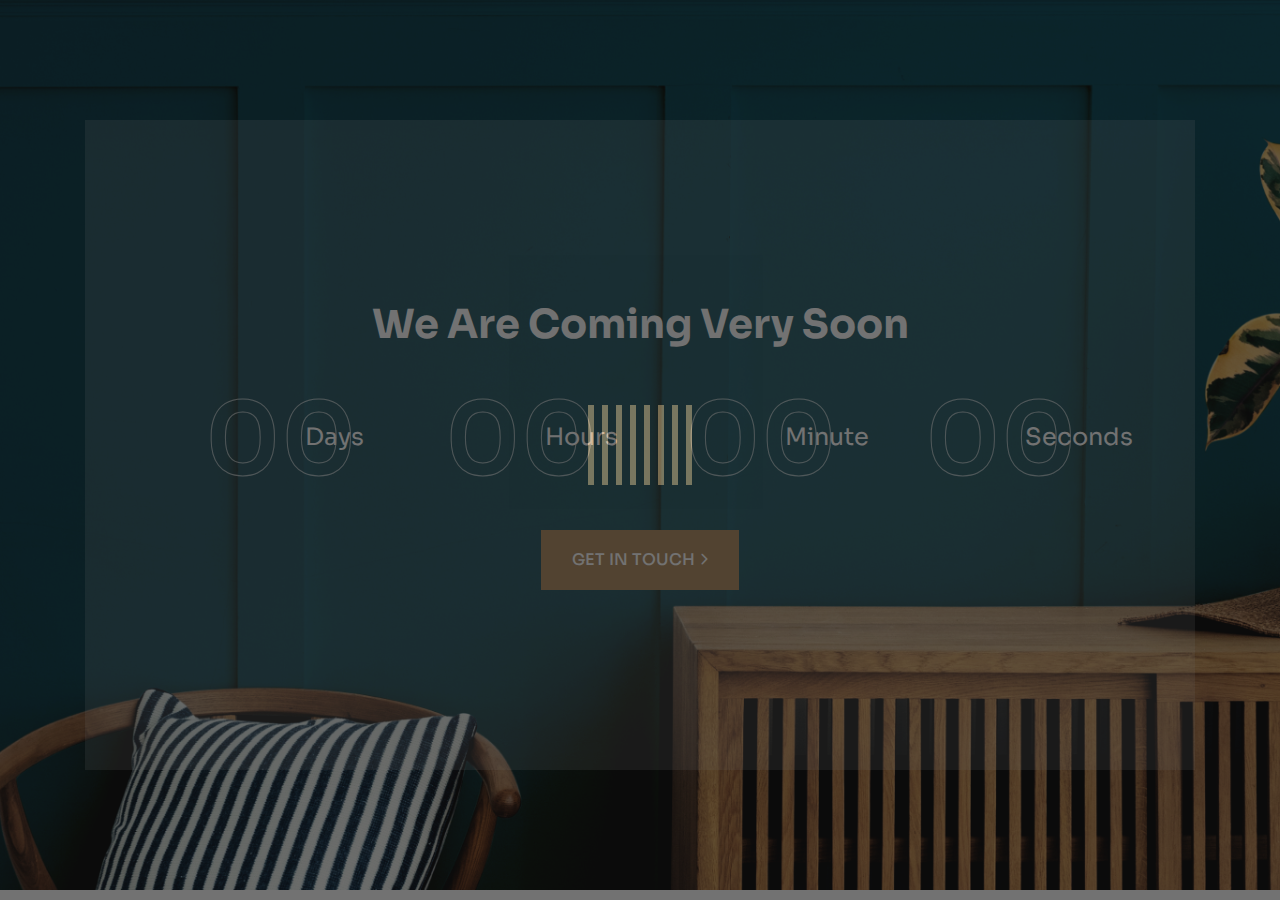
<file: coming-soon.html>
<!doctype html>
<html class="no-js" lang="zxx">

<head>
   <meta charset="utf-8">
   <meta http-equiv="x-ua-compatible" content="ie=edge">
   <title>Addina - Multipurpose eCommerce HTML Template

   </title>
   <meta name="description" content="">
   <meta name="viewport" content="width=device-width, initial-scale=1">

   <!-- Place favicon.ico in the root directory -->
   <link rel="shortcut icon" type="image/x-icon" href="assets/imgs/favicon.png">

   <!-- CSS here -->
   <link rel="stylesheet" href="assets/css/bootstrap.min.css">
   <link rel="stylesheet" href="assets/css/meanmenu.min.css">
   <link rel="stylesheet" href="assets/css/animate.css">
   <link rel="stylesheet" href="assets/css/swiper.min.css">
   <link rel="stylesheet" href="assets/css/slick.css">
   <link rel="stylesheet" href="assets/css/magnific-popup.css">
   <link rel="stylesheet" href="assets/css/fontawesome-pro.css">
   <link rel="stylesheet" href="assets/css/spacing.css">
   <link rel="stylesheet" href="assets/css/main.css">
</head>

<body>

   <!-- preloader start -->
   <div id="preloader">
      <div class="bd-loader-inner">
         <div class="bd-loader">
            <span class="bd-loader-item"></span>
            <span class="bd-loader-item"></span>
            <span class="bd-loader-item"></span>
            <span class="bd-loader-item"></span>
            <span class="bd-loader-item"></span>
            <span class="bd-loader-item"></span>
            <span class="bd-loader-item"></span>
            <span class="bd-loader-item"></span>
         </div>
      </div>
   </div>
   <!-- preloader start -->


   <!-- Body main wrapper start -->
   <main>

      <section class="coming-soon-area pt-120 pb-120" data-background="assets/imgs/comming/coming-soon-bg.jpg">
         <div class="container">
            <div class="coming-soon__wrp">
               <h3 class="mb-40 text-center text-white">We Are Coming Very Soon</h3>
               <div class="coming-soon__items">
                  <div class="countdown-item">
                     <h2 id="day" class="coming-countdown">00</h2>
                     <span class="text-white">Days</span>
                  </div>
                  <div class="countdown-item">
                     <h2 id="hour" class="coming-countdown">00</h2>
                     <span class="text-white">Hours</span>
                  </div>
                  <div class="countdown-item">
                     <h2 id="min" class="coming-countdown">00</h2>
                     <span class="text-white">Minute</span>
                  </div>
                  <div class="countdown-item">
                     <h2 id="sec" class="coming-countdown">00</h2>
                     <span class="text-white">Seconds</span>
                  </div>
               </div>
               <div class="banner-btn-wrapper furniture__btn-group justify-content-center mt-40">
                  <a class="solid-btn" href="contact.html">Get IN touch<span><i
                           class="fa-regular fa-angle-right"></i></span></a>
               </div>
            </div>
         </div>
      </section>

      <!-- Back to top start -->
      <div class="backtotop-wrap cursor-pointer">
         <svg class="backtotop-circle svg-content" width="100%" height="100%" viewBox="-1 -1 102 102">
            <path d="M50,1 a49,49 0 0,1 0,98 a49,49 0 0,1 0,-98" />
         </svg>
      </div>
      <!-- Back to top end -->
   </main>
   <!-- Body main wrapper end -->

   <!-- JS here -->
   <script src="assets/js/jquery-3.6.0.min.js"></script>
   <script src="assets/js/waypoints.min.js"></script>
   <script src="assets/js/bootstrap.bundle.min.js"></script>
   <script src="assets/js/meanmenu.min.js"></script>
   <script src="assets/js/swiper.min.js"></script>
   <script src="assets/js/slick.min.js"></script>
   <script src="assets/js/magnific-popup.min.js"></script>
   <script src="assets/js/counterup.js"></script>
   <script src="assets/js/wow.js"></script>
   <script src="assets/js/ajax-form.js"></script>
   <script src="assets/js/beforeafter.jquery-1.0.0.min.js"></script>
   <script src="assets/js/main.js"></script>
</body>

</html>
</file>
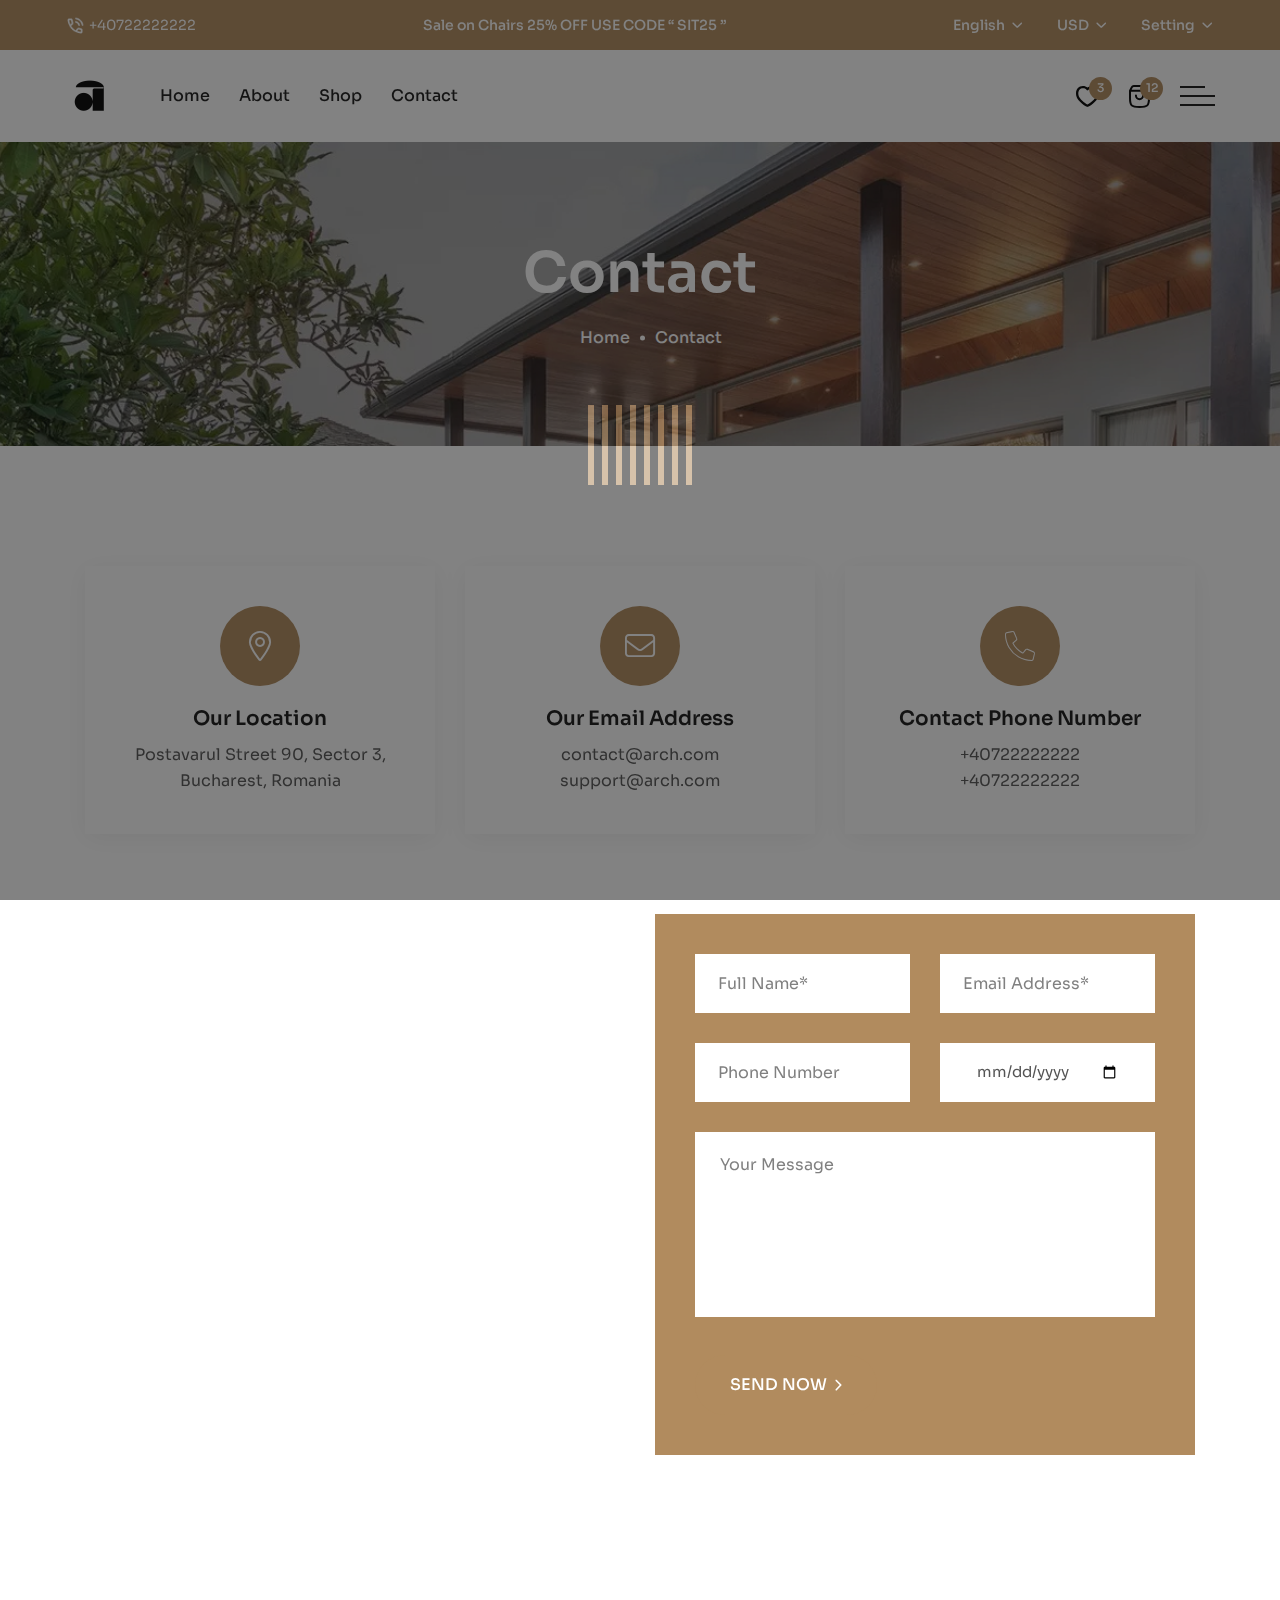
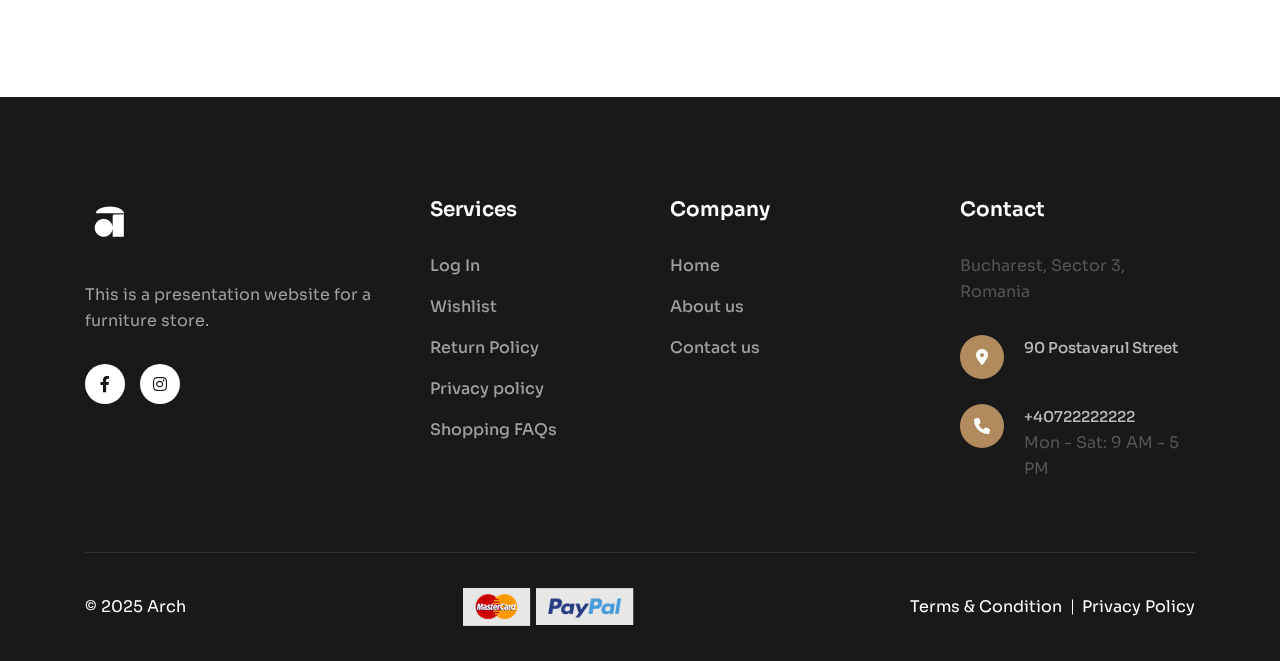
<file: contact.html>
<!doctype html>
<html class="no-js" lang="zxx">

<head>
   <meta charset="utf-8">
   <meta http-equiv="x-ua-compatible" content="ie=edge">
   <title>Arch - Contact

   </title>
   <meta name="description" content="">
   <meta name="viewport" content="width=device-width, initial-scale=1">

   <!-- Place favicon.ico in the root directory -->
   <link rel="shortcut icon" type="image/x-icon" href="assets/imgs/furniture/logo/logoblack.png">

   <!-- CSS here -->
   <link rel="stylesheet" href="assets/css/bootstrap.min.css">
   <link rel="stylesheet" href="assets/css/meanmenu.min.css">
   <link rel="stylesheet" href="assets/css/animate.css">
   <link rel="stylesheet" href="assets/css/swiper.min.css">
   <link rel="stylesheet" href="assets/css/slick.css">
   <link rel="stylesheet" href="assets/css/magnific-popup.css">
   <link rel="stylesheet" href="assets/css/fontawesome-pro.css">
   <link rel="stylesheet" href="assets/css/spacing.css">
   <link rel="stylesheet" href="assets/css/main.css">
</head>

<body>

   <!-- preloader start -->
   <div id="preloader">
      <div class="bd-loader-inner">
         <div class="bd-loader">
            <span class="bd-loader-item"></span>
            <span class="bd-loader-item"></span>
            <span class="bd-loader-item"></span>
            <span class="bd-loader-item"></span>
            <span class="bd-loader-item"></span>
            <span class="bd-loader-item"></span>
            <span class="bd-loader-item"></span>
            <span class="bd-loader-item"></span>
         </div>
      </div>
   </div>
   <!-- preloader start -->

   <!-- Back to top start -->
   <div class="backtotop-wrap cursor-pointer">
      <svg class="backtotop-circle svg-content" width="100%" height="100%" viewBox="-1 -1 102 102">
         <path d="M50,1 a49,49 0 0,1 0,98 a49,49 0 0,1 0,-98" />
      </svg>
   </div>
   <!-- Back to top end -->

   <!-- Offcanvas area start -->
   <div class="fix">
      <div class="offcanvas__info">
         <div class="offcanvas__wrapper">
            <div class="offcanvas__content">
               <div class="offcanvas__top mb-40 d-flex justify-content-between align-items-center">
                  <div class="offcanvas__logo">
                     <a href="index.html">
                        <img src="assets/imgs/furniture/logo/logowhite.png" alt="logo not found" style="width: 50px; height: 50px;">
                     </a>
                  </div>
                  <div class="offcanvas__close">
                     <button>
                        <i class="fal fa-times"></i>
                     </button>
                  </div>
               </div>
               <div class="offcanvas__search mb-25">
                  <form action="#">
                     <input type="text" placeholder="What are you searching for?">
                     <button type="submit"><i class="far fa-search"></i></button>
                  </form>
               </div>
               <div class="mobile-menu fix mb-40"></div>
               <div class="offcanvas__contact mt-30 mb-20">
                  <h4>Contact Info</h4>
                  <ul>
                     <li class="d-flex align-items-center">
                        <div class="offcanvas__contact-icon mr-15">
                           <i class="fal fa-map-marker-alt"></i>
                        </div>
                        <div class="offcanvas__contact-text">
                           <a target="_blank"
                              href="https://www.google.com/maps">Bucharest, Sector 3, Postavarul Street 90
                              </a>
                        </div>
                     </li>
                     <li class="d-flex align-items-center">
                        <div class="offcanvas__contact-icon mr-15">
                           <i class="far fa-phone"></i>
                        </div>
                        <div class="offcanvas__contact-text">
                           <a href="tel:+088889797697">+04072222222</a>
                        </div>
                     </li>
                     <li class="d-flex align-items-center">
                        <div class="offcanvas__contact-icon mr-15">
                           <i class="fal fa-envelope"></i>
                        </div>
                        <div class="offcanvas__contact-text">
                           <a href="tel:+012-345-6789"><span class="mailto:support@mail.com">support@arch.com</span></a>
                        </div>
                     </li>
                  </ul>
               </div>
               <div class="offcanvas__social">
                  <ul>
                     <li><a href="#"><i class="fab fa-facebook-f"></i></a></li>
                     <li><a href="#"><i class="fab fa-youtube"></i></a></li>
                  </ul>
               </div>
            </div>
         </div>
      </div>
   </div>
   <div class="offcanvas__overlay"></div>
   <div class="offcanvas__overlay-white"></div>
   <!-- Offcanvas area start -->

   <!-- Add cart modal area start -->
   <div class="product-modal-sm modal fade" id="producQuickViewModal" tabindex="-1">
      <div class="modal-dialog modal-dialog-centered">
         <div class="modal-content">
            <div class="product-modal">
               <div class="product-modal-wrapper p-relative">
                  <button type="button" class="close product-modal-close" data-bs-dismiss="modal" aria-label="Close">
                     <i class="fal fa-times"></i>
                  </button>
                  <div class="modal__inner">
                     <div class="bd__shop-details-inner">
                        <div class="row">
                           <div class="col-xxl-6 col-lg-6">
                              <div class="product__details-thumb-wrapper d-sm-flex align-items-start">
                                 <div class="product__details-thumb-tab mr-20">
                                    <nav>
                                       <div class="nav nav-tabs flex-nowrap flex-sm-column" id="nav-tab" role="tablist">
                                          <button class="nav-link active" id="img-1-tab" data-bs-toggle="tab"
                                             data-bs-target="#img-1" type="button" role="tab" aria-controls="img-1"
                                             aria-selected="true">
                                             <img src="assets/imgs/product/details/details-04.png"
                                                alt="product-sm-thumb">
                                          </button>
                                          <button class="nav-link" id="img-2-tab" data-bs-toggle="tab"
                                             data-bs-target="#img-2" type="button" role="tab" aria-controls="img-3"
                                             aria-selected="false">
                                             <img src="assets/imgs/product/details/details-05.png"
                                                alt="product-sm-thumb">
                                          </button>
                                          <button class="nav-link" id="img-3-tab" data-bs-toggle="tab"
                                             data-bs-target="#img-3" type="button" role="tab" aria-controls="img-3"
                                             aria-selected="false">
                                             <img src="assets/imgs/product/details/details-06.png"
                                                alt="product-sm-thumb">
                                          </button>
                                       </div>
                                    </nav>
                                 </div>
                                 <div class="product__details-thumb-tab-content">
                                    <div class="tab-content" id="productthumbcontent">
                                       <div class="tab-pane fade show active" id="img-1" role="tabpanel"
                                          aria-labelledby="img-1-tab">
                                          <div class="product__details-thumb-big w-img">
                                             <img src="assets/imgs/product/details/details-04.png" alt="">
                                          </div>
                                       </div>
                                       <div class="tab-pane fade" id="img-2" role="tabpanel"
                                          aria-labelledby="img-2-tab">
                                          <div class="product__details-thumb-big w-img">
                                             <img src="assets/imgs/product/details/details-05.png" alt="">
                                          </div>
                                       </div>
                                       <div class="tab-pane fade" id="img-3" role="tabpanel"
                                          aria-labelledby="img-3-tab">
                                          <div class="product__details-thumb-big w-img">
                                             <img src="assets/imgs/product/details/details-06.png" alt="">
                                          </div>
                                       </div>
                                    </div>
                                 </div>
                              </div>
                           </div>
                           <div class="col-xxl-6 col-lg-6">
                              <div class="product__details-content">
                                 <div class="product__details-top d-flex flex-wrap gap-3 align-items-center mb-15">
                                    <div class="product__details-tag">
                                       <a href="#">New Arrival</a>
                                    </div>
                                    <div class="product__details-rating">
                                       <a href="#"><i class="fa-solid fa-star"></i></a>
                                       <a href="#"><i class="fa-solid fa-star"></i></a>
                                       <a href="#"><i class="fa-solid fa-star"></i></a>
                                       <a href="#"><i class="fa-solid fa-star"></i></a>
                                       <a href="#"><i class="fa-regular fa-star"></i></a>
                                    </div>
                                    <div class="product__details-review-count">
                                       <a href="#">24 Reviews</a>
                                    </div>
                                 </div>
                                 <h3 class="product__details-title">Ergonomic Office Chair - Premium Comfort</h3>
                                 <div class="product__details-price">
                                    <span class="old-price">$299.99</span>
                                    <span class="new-price">$249.99</span>
                                 </div>
                                 <p>Experience ultimate comfort with our premium ergonomic office chair. Features adjustable height, lumbar support, breathable mesh back, and 360-degree swivel. Perfect for home office or workplace. Available in multiple colors.</p>

                                 <div class="product__details-action mb-35">
                                    <div class="product__quantity">
                                       <div class="product-quantity-wrapper">
                                          <form action="#">
                                             <button class="cart-minus"><i class="fa-light fa-minus"></i></button>
                                             <input class="cart-input" type="text" value="1">
                                             <button class="cart-plus"><i class="fa-light fa-plus"></i></button>
                                          </form>
                                       </div>
                                    </div>
                                    <div class="product__add-cart">
                                       <a href="javascript:void(0)" class="fill-btn cart-btn">
                                          <span class="fill-btn-inner">
                                             <span class="fill-btn-normal">Add To Cart<i
                                                   class="fa-solid fa-basket-shopping"></i></span>
                                             <span class="fill-btn-hover">Add To Cart<i
                                                   class="fa-solid fa-basket-shopping"></i></span>
                                          </span>
                                       </a>
                                    </div>
                                    <div class="product__add-wish">
                                       <a href="#" class="product__add-wish-btn"><i class="fa-solid fa-heart"></i></a>
                                    </div>
                                 </div>
                                 <div class="product__details-meta">
                                    <div class="sku">
                                       <span>SKU:</span>
                                       <a href="#">CHR-ERG-001</a>
                                    </div>
                                    <div class="categories">
                                       <span>Categories:</span> <a href="#">Office Chairs,</a> <a href="#">Ergonomic,</a> <a
                                          href="#">Furniture</a>
                                    </div>
                                    <div class="tag">
                                       <span>Tags:</span> <a href="#"> Ergonomic,</a> <a href="#">Adjustable,</a> <a
                                          href="#">Mesh Back</a>
                                    </div>
                                 </div>
                              </div>
                           </div>
                        </div>
                     </div>
                  </div>
               </div>
            </div>
         </div>
      </div>
   </div>
   <!-- Add cart modal area end -->

   <!-- Header area start -->
   <header>
      <div class="header">
         <div class="header-top-area grocery__top-header">
            <div class="header-layout-4">
               <div class="header-to-main d-none d-sm-flex">
                  <div class="link-text">
                     <span><img src="assets/imgs/icons/call.png" alt=""></span>
                     <a href="tel:+380961381876">+40722222222</a>
                  </div>
                  <div class="header-top-notice d-none d-lg-block">
                     <p>Sale on Chairs <span class="text-white">25% OFF</span> USE CODE “ SIT25 ”</p>
                  </div>
                  <div class="tp-header-top-menu d-flex align-items-center justify-content-end">
                     <div class="header-lang-item header-lang">
                        <span class="header-lang-toggle text-white" id="header-lang-toggle">English</span>
                        <ul class="">
                           <li>
                              <a class="furniture-clr-hover" href="#">Spanish</a>
                           </li>
                           <li>
                              <a class="furniture-clr-hover" href="#">Russian</a>
                           </li>
                           <li>
                              <a class="furniture-clr-hover" href="#">Portuguese</a>
                           </li>
                        </ul>
                     </div>
                     <div class="header-lang-item tp-header-currency">
                        <span class="header-currency-toggle text-white" id="header-currency-toggle">USD</span>
                        <ul>
                           <li>
                              <a class="furniture-clr-hover" href="#">EUR</a>
                           </li>
                           <li>
                              <a class="furniture-clr-hover" href="#">CHF</a>
                           </li>
                           <li>
                              <a class="furniture-clr-hover" href="#">GBP</a>
                           </li>
                           <li>
                              <a class="furniture-clr-hover" href="#">KWD</a>
                           </li>
                        </ul>
                     </div>
                     <div class="header-lang-item tp-header-setting">
                        <span class="header-setting-toggle text-white" id="header-setting-toggle">Setting</span>
                        <ul>
                           <li>
                              <a class="furniture-clr-hover" href="#">My Profile</a>
                           </li>
                           <li>
                              <a class="furniture-clr-hover" href="wishlist.html">Wishlist</a>
                           </li>
                           <li>
                              <a class="furniture-clr-hover" href="cart.html">Cart</a>
                           </li>
                           <li>
                              <a class="furniture-clr-hover" href="#">Logout</a>
                           </li>
                        </ul>
                     </div>
                  </div>
               </div>
            </div>
         </div>
         <div class="header-layout-4 header-bottom">
            <div id="header-sticky" class="header-4">
               <div class="mega-menu-wrapper">
                  <div class="header-main-4">
                     <div class="header-left">
                        <div class="header-logo">
                           <a href="index.html">
                              <img src="assets/imgs/furniture/logo/logoblack.png" alt="logo not found" style="width: 50px; height: 50px;">
                           </a>
                        </div>
                        <div class="mean__menu-wrapper furniture__menu d-none d-lg-block">
                           <div class="main-menu">
                              <nav id="mobile-menu">
                                 <ul>
                                    <li class="has-dropdown">
                                       <a href="index.html">Home</a>

                                    </li>
                                    <li>
                                       <a href="about.html">About</a>
                                    </li>
                                    <li class="has-dropdown">
                                       <a href="product.html">Shop</a>
                                    </li>

                                    <li>
                                       <a href="contact.html">Contact</a>
                                    </li>
                                 </ul>
                              </nav>
                           </div>
                        </div>
                     </div>
                     <div class="header-right d-inline-flex align-items-center justify-content-end">
                        <div class="header-search d-none d-xxl-block">
                           <form action="#">
                              <input type="text" placeholder="Search...">
                              <button type="submit">
                                 <svg width="18" height="18" viewBox="0 0 18 18" fill="none"
                                    xmlns="http://www.w3.org/2000/svg">
                                    <path d="M13.4443 13.4445L16.9999 17" stroke="white" stroke-width="2"
                                       stroke-linecap="round" stroke-linejoin="round" />
                                    <path
                                       d="M15.2222 8.11111C15.2222 12.0385 12.0385 15.2222 8.11111 15.2222C4.18375 15.2222 1 12.0385 1 8.11111C1 4.18375 4.18375 1 8.11111 1C12.0385 1 15.2222 4.18375 15.2222 8.11111Z"
                                       stroke="white" stroke-width="2" />
                                 </svg>
                              </button>
                           </form>
                        </div>
                        <div class="header-action d-flex align-items-center ml-30">
                           <div class="header-action-item">
                              <a href="wishlist.html" class="header-action-btn">
                                 <svg width="23" height="21" viewBox="0 0 23 21" fill="none"
                                    xmlns="http://www.w3.org/2000/svg">
                                    <path
                                       d="M21.2743 2.33413C20.6448 1.60193 19.8543 1.01306 18.9596 0.609951C18.0649 0.206838 17.0883 -0.0004864 16.1002 0.00291444C14.4096 -0.0462975 12.7637 0.529279 11.5011 1.61122C10.2385 0.529279 8.59252 -0.0462975 6.90191 0.00291444C5.91383 -0.0004864 4.93727 0.206838 4.04257 0.609951C3.14788 1.01306 2.35732 1.60193 1.72785 2.33413C0.632101 3.61193 -0.514239 5.92547 0.245772 9.69587C1.4588 15.7168 10.5548 20.6578 10.9388 20.8601C11.11 20.9518 11.3028 21 11.4988 21C11.6948 21 11.8875 20.9518 12.0587 20.8601C12.445 20.6534 21.541 15.7124 22.7518 9.69587C23.5164 5.92547 22.37 3.61193 21.2743 2.33413ZM20.4993 9.27583C19.6416 13.5326 13.4074 17.492 11.5011 18.6173C8.81516 17.0587 3.28927 13.1457 2.50856 9.27583C1.91872 6.35103 2.72587 4.65208 3.50773 3.74126C3.9212 3.26166 4.43995 2.87596 5.02678 2.61185C5.6136 2.34774 6.25396 2.21175 6.90191 2.21365C7.59396 2.16375 8.28765 2.2871 8.91534 2.57168C9.54304 2.85626 10.0833 3.29235 10.4835 3.83743C10.5822 4.012 10.7278 4.15794 10.9051 4.26003C11.0824 4.36212 11.2849 4.41662 11.4916 4.41787C11.6983 4.41911 11.9015 4.36704 12.0801 4.26709C12.2587 4.16714 12.4062 4.02296 12.5071 3.84959C12.9065 3.30026 13.448 2.86048 14.0781 2.57361C14.7081 2.28674 15.4051 2.16267 16.1002 2.21365C16.7495 2.21061 17.3915 2.34604 17.9798 2.6102C18.5681 2.87435 19.0881 3.26065 19.5025 3.74126C20.282 4.65208 21.0892 6.35103 20.4993 9.27583Z"
                                       fill="black" />
                                 </svg>
                                 <span class="header-action-badge bg-furniture">3</span>
                              </a>
                           </div>
                           <div class="header-action-item">
                              <a href="cart.html" class="header-action-btn cartmini-open-btn">
                                 <svg width="21" height="23" viewBox="0 0 21 23" fill="none"
                                    xmlns="http://www.w3.org/2000/svg">
                                    <path
                                       d="M14.0625 10.6C14.0625 12.5883 12.4676 14.2 10.5 14.2C8.53243 14.2 6.9375 12.5883 6.9375 10.6M1 5.8H20M1 5.8V13C1 20.6402 2.33946 22 10.5 22C18.6605 22 20 20.6402 20 13V5.8M1 5.8L2.71856 2.32668C3.12087 1.5136 3.94324 1 4.84283 1H16.1571C17.0568 1 17.8791 1.5136 18.2814 2.32668L20 5.8"
                                       stroke="black" stroke-width="2" stroke-linecap="round" stroke-linejoin="round" />
                                 </svg>
                                 <span class="header-action-badge bg-furniture">12</span>
                              </a>
                           </div>
                        </div>
                        <div class="header-humbager ml-30">
                           <a class="sidebar__toggle" href="javascript:void(0)">
                              <div class="bar-icon-2">
                                 <span></span>
                                 <span></span>
                                 <span></span>
                              </div>
                           </a>
                           <!-- for wp -->
                           <div class="header__hamburger ml-50 d-none">
                              <button type="button" class="hamburger-btn offcanvas-open-btn">
                                 <span>01</span>
                                 <span>01</span>
                                 <span>01</span>
                              </button>
                           </div>
                        </div>
                     </div>
                  </div>
               </div>
            </div>
         </div>
      </div>
   </header>
   <!-- Header area end -->

   <!-- Body main wrapper start -->
   <main>

      <!-- Breadcrumb area start  -->
      <div class="breadcrumb__area theme-bg-1 p-relative z-index-11 pt-95 pb-95">
         <div class="breadcrumb__thumb" data-background="assets/imgs/bg/breadcrumb-bg.jpg"></div>
         <div class="container">
            <div class="row justify-content-center">
               <div class="col-xxl-12">
                  <div class="breadcrumb__wrapper text-center">
                     <h2 class="breadcrumb__title">Contact</h2>
                     <div class="breadcrumb__menu">
                        <nav>
                           <ul>
                              <li><span><a href="index.html">Home</a></span></li>
                              <li><span>Contact</span></li>
                           </ul>
                        </nav>
                     </div>
                  </div>
               </div>
            </div>
         </div>
      </div>
      <!-- Breadcrumb area start  -->

      <!-- Contact area start -->
      <div class="contact-area section-space">
         <div class="container">
            <div class="row g-5">
               <div class="col-xxl-4 col-xl-4 col-lg-6">
                  <div class="contact-info-item text-center">
                     <div class="contact-info-icon">
                        <span><i class="fa-light fa-location-dot"></i></span>
                     </div>
                     <div class="contact-info-content">
                        <h4>Our Location</h4>
                        <p><a href="#">Postavarul Street 90, Sector 3, Bucharest, Romania</a></p>
                     </div>
                  </div>
               </div>
               <div class="col-xxl-4 col-xl-4 col-lg-6">
                  <div class="contact-info-item text-center">
                     <div class="contact-info-icon">
                        <span><i class="fa-light fa-envelope"></i></span>
                     </div>
                     <div class="contact-info-content">
                        <h4>Our Email Address</h4>
                        <span><a href="mailto:contact@DOGRI.com">contact@arch.com</a></span>
                        <span><a href="mailto:support@DOGRI.com">support@arch.com</a></span>
                     </div>
                  </div>
               </div>
               <div class="col-xxl-4 col-xl-4 col-lg-6">
                  <div class="contact-info-item text-center">
                     <div class="contact-info-icon">
                        <span><i class="fa-thin fa-phone"></i></span>
                     </div>
                     <div class="contact-info-content">
                        <h4>Contact Phone Number</h4>
                        <span><a href="mailto:+380961381876">+40722222222</a></span>
                        <span><a href="mailto:+380961381877">+40722222222</a></span>
                     </div>
                  </div>
               </div>
            </div>
            <div class="contact-wrapper pt-80">
               <div class="row gy-50">
                  <div class="col-xxl-6 col-xl-6">
                     <div class="contact-map">
                        <iframe src="https://www.google.com/maps/embed?pb=!1m17!1m12!1m3!1d1424.8803246795876!2d26.1694694389217!3d44.41755704276904!2m3!1f0!2f0!3f0!3m2!1i1024!2i768!4f13.1!3m2!1m1!2s!5e0!3m2!1sro!2sro!4v1753740790639!5m2!1sro!2sro" width="600" height="450" style="border:0;" allowfullscreen="" loading="lazy" referrerpolicy="no-referrer-when-downgrade"></iframe>
                     </div>
                  </div>
                  <div class="col-xxl-6 col-xl-6">
                     <div class="contact-from">
                        <form action="#">
                           <div class="row">
                              <div class="col-lg-6">
                                 <div class="contact__from-input">
                                    <input type="text" placeholder="Full Name*">
                                 </div>
                              </div>
                              <div class="col-lg-6">
                                 <div class="contact__from-input">
                                    <input type="text" placeholder="Email Address*">
                                 </div>
                              </div>
                              <div class="col-lg-6">
                                 <div class="contact__from-input">
                                    <input type="tel" placeholder="Phone Number">
                                 </div>
                              </div>
                              <div class="col-lg-6">
                                 <div class="contact__from-input">
                                    <input type="date">
                                 </div>
                              </div>

                              <div class="col-lg-12">
                                 <div class="contact__from-input">
                                    <textarea name="Message" placeholder="Your Message"></textarea>
                                 </div>
                              </div>
                              <div class="col-12">
                                 <div class="appointment__btn">
                                    <button class="fill-btn" type="submit">
                                       <span class="fill-btn-inner">
                                          <span class="fill-btn-normal">send now<i
                                                class="fa-regular fa-angle-right"></i></span>
                                          <span class="fill-btn-hover">send now<i
                                                class="fa-regular fa-angle-right"></i></span>
                                       </span>
                                    </button>
                                 </div>
                              </div>
                           </div>
                        </form>
                     </div>
                  </div>
               </div>
            </div>
         </div>
      </div>
      <!-- Contact area end -->

   </main>
   <!-- Body main wrapper end -->

   <!-- Footer area start -->
   <footer class="footer-bg">
      <div class="footer-area pt-100 pb-20">
         <div class="footer-style-4">
            <div class="container">
               <div class="footer-grid-3">
                  <div class="footer-widget-4">
                     <div class="footer-logo mb-35">
                        <a href="index.html"><img src="assets/imgs/furniture/logo/logowhite.png" style="width: 50px;"
                              alt="image bnot found"></a>
                     </div>
                     <p>This is a presentation website for a furniture store.
                     </p>
                     <div class="theme-social">
                        <a class="furniture-bg-hover" href="#"><i class="fa-brands fa-facebook-f"></i></a>
                        <a class="furniture-bg-hover" href="#"><i class="fa-brands fa-instagram"></i></a>
                     </div>
                  </div>
                  <div class="footer-widget-4">
                     <div class="footer-widget-title">
                        <h4>Services</h4>
                     </div>
                     <div class="footer-link">
                        <ul>
                           <li><a href="error.html">Log In</a></li>
                           <li><a href="wishlist.html">Wishlist</a></li>
                           <li><a href="error.html">Return Policy</a></li>
                           <li><a href="error.html">Privacy policy</a></li>
                           <li><a href="faq.html">Shopping FAQs</a></li>
                        </ul>
                     </div>
                  </div>
                  <div class="footer-widget-4">
                     <div class="footer-widget-title">
                        <h4>Company</h4>
                     </div>
                     <div class="footer-link">
                        <ul>
                           <li><a href="index.html">Home</a></li>
                           <li><a href="about.html">About us </a></li>
                           <li><a href="contact.html">Contact us</a></li>
                        </ul>
                     </div>
                  </div>
                  <div class="footer-widget footer-col-4">
                     <div class="footer-widget-title">
                        <h4>Contact</h4>
                     </div>
                     <div class="footer-info mb-35">
                        <p class="w-75">Bucharest, Sector 3, Romania</p>
                        <div class="footer-info-item d-flex align-items-start pb-15 pt-15">
                           <div class="footer-info-icon mr-20">
                              <span> <i class="fa-solid fa-location-dot furniture-icon"></i></span>
                           </div>
                           <div class="footer-info-text">
                              <a class="furniture-clr-hover" target="_blank"
                                 href="https://maps.app.goo.gl/P3svuWc7ENL2GRMNA">90 Postavarul Street
                                </a>
                           </div>
                        </div>
                        <div class="footer-info-item d-flex align-items-start">
                           <div class="footer-info-icon mr-20">
                              <span><i class="fa-solid fa-phone furniture-icon"></i></span>
                           </div>
                           <div class="footer-info-text">
                              <a class="furniture-clr-hover" href="tel:012-345-6789">+40722222222</a>
                              <p>Mon - Sat: 9 AM - 5 PM</p>
                           </div>
                        </div>
                     </div>
                  </div>
               </div>
            </div>
         </div>
      </div>
      <div class="container">
         <div class="footer-copyright-area b-t">
            <div class="footer-copyright-wrapper">
               <div class="footer-copyright-text">
                  <p class="mb-0">© 2025 Arch</p>
               </div>
               <div class="footer-payment d-flex align-items-center gap-2">

                  <div class="footer-payment-item mb-0">
                     <div class="footer-payment-thumb">
                        <img src="assets/imgs/icons/maser.png" alt="">
                     </div>
                  </div>
                  <div class="footer-payment-item">
                     <div class="footer-payment-thumb">
                        <img src="assets/imgs/icons/paypal.png" alt="">
                     </div>
                  </div>
               </div>
               <div class="footer-conditions">
                  <ul>
                     <li><a class="furniture-clr-hover" href="#">Terms & Condition</a></li>
                     <li><a class="furniture-clr-hover" href="#">Privacy Policy</a></li>
                  </ul>
               </div>
            </div>
         </div>
      </div>
   </footer>
   <!-- Footer area end -->

   <!-- JS here -->
   <script src="assets/js/jquery-3.6.0.min.js"></script>
   <script src="assets/js/waypoints.min.js"></script>
   <script src="assets/js/bootstrap.bundle.min.js"></script>
   <script src="assets/js/meanmenu.min.js"></script>
   <script src="assets/js/swiper.min.js"></script>
   <script src="assets/js/slick.min.js"></script>
   <script src="assets/js/magnific-popup.min.js"></script>
   <script src="assets/js/counterup.js"></script>
   <script src="assets/js/wow.js"></script>
   <script src="assets/js/ajax-form.js"></script>
   <script src="assets/js/beforeafter.jquery-1.0.0.min.js"></script>
   <script src="assets/js/main.js"></script>
</body>

</html>
</file>
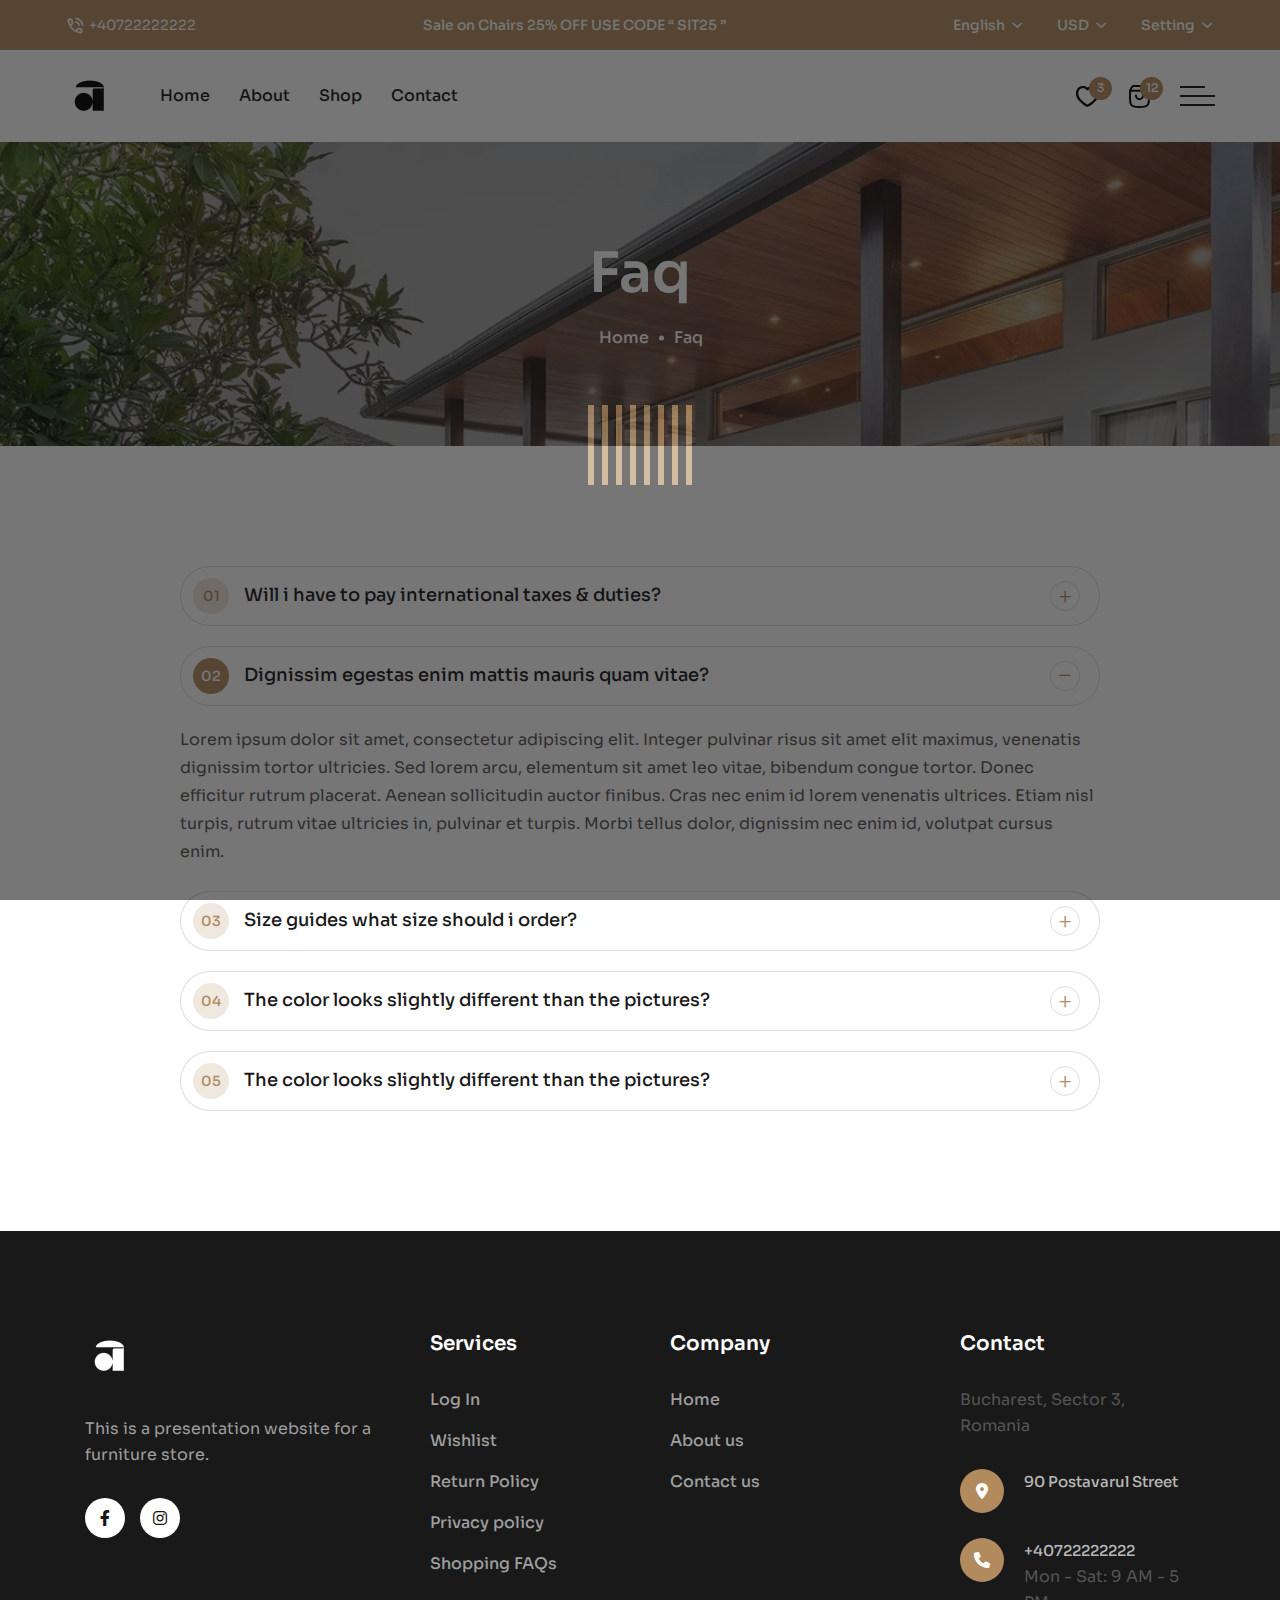
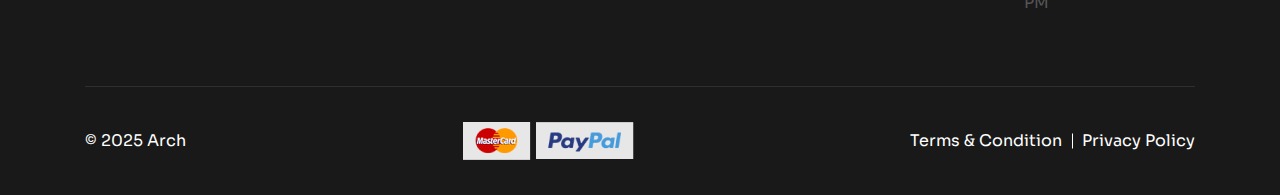
<file: faq.html>
<!doctype html>
<html class="no-js" lang="zxx">

<head>
   <meta charset="utf-8">
   <meta http-equiv="x-ua-compatible" content="ie=edge">
   <title>Arch - FAQ

   </title>
   <meta name="description" content="">
   <meta name="viewport" content="width=device-width, initial-scale=1">

   <!-- Place favicon.ico in the root directory -->
   <link rel="shortcut icon" type="image/x-icon" href="assets/imgs/favicon.png">

   <!-- CSS here -->
   <link rel="stylesheet" href="assets/css/bootstrap.min.css">
   <link rel="stylesheet" href="assets/css/meanmenu.min.css">
   <link rel="stylesheet" href="assets/css/animate.css">
   <link rel="stylesheet" href="assets/css/swiper.min.css">
   <link rel="stylesheet" href="assets/css/slick.css">
   <link rel="stylesheet" href="assets/css/magnific-popup.css">
   <link rel="stylesheet" href="assets/css/fontawesome-pro.css">
   <link rel="stylesheet" href="assets/css/spacing.css">
   <link rel="stylesheet" href="assets/css/main.css">
</head>

<body>

   <!-- preloader start -->
   <div id="preloader">
      <div class="bd-loader-inner">
         <div class="bd-loader">
            <span class="bd-loader-item"></span>
            <span class="bd-loader-item"></span>
            <span class="bd-loader-item"></span>
            <span class="bd-loader-item"></span>
            <span class="bd-loader-item"></span>
            <span class="bd-loader-item"></span>
            <span class="bd-loader-item"></span>
            <span class="bd-loader-item"></span>
         </div>
      </div>
   </div>
   <!-- preloader start -->

   <!-- Back to top start -->
   <div class="backtotop-wrap cursor-pointer">
      <svg class="backtotop-circle svg-content" width="100%" height="100%" viewBox="-1 -1 102 102">
         <path d="M50,1 a49,49 0 0,1 0,98 a49,49 0 0,1 0,-98" />
      </svg>
   </div>
   <!-- Back to top end -->

   <!-- Offcanvas area start -->
   <div class="fix">
      <div class="offcanvas__info">
         <div class="offcanvas__wrapper">
            <div class="offcanvas__content">
               <div class="offcanvas__top mb-40 d-flex justify-content-between align-items-center">
                  <div class="offcanvas__logo">
                     <a href="index.html">
                        <img src="assets/imgs/furniture/logo/logowhite.png" alt="logo not found" style="width: 50px; height: 50px;">
                     </a>
                  </div>
                  <div class="offcanvas__close">
                     <button>
                        <i class="fal fa-times"></i>
                     </button>
                  </div>
               </div>
               <div class="offcanvas__search mb-25">
                  <form action="#">
                     <input type="text" placeholder="What are you searching for?">
                     <button type="submit"><i class="far fa-search"></i></button>
                  </form>
               </div>
               <div class="mobile-menu fix mb-40"></div>
               <div class="offcanvas__contact mt-30 mb-20">
                  <h4>Contact Info</h4>
                  <ul>
                     <li class="d-flex align-items-center">
                        <div class="offcanvas__contact-icon mr-15">
                           <i class="fal fa-map-marker-alt"></i>
                        </div>
                        <div class="offcanvas__contact-text">
                           <a target="_blank"
                              href="https://www.google.com/maps">Bucharest, Sector 3, Postavarul Street 90
                              </a>
                        </div>
                     </li>
                     <li class="d-flex align-items-center">
                        <div class="offcanvas__contact-icon mr-15">
                           <i class="far fa-phone"></i>
                        </div>
                        <div class="offcanvas__contact-text">
                           <a href="tel:+088889797697">+04072222222</a>
                        </div>
                     </li>
                     <li class="d-flex align-items-center">
                        <div class="offcanvas__contact-icon mr-15">
                           <i class="fal fa-envelope"></i>
                        </div>
                        <div class="offcanvas__contact-text">
                           <a href="tel:+012-345-6789"><span class="mailto:support@mail.com">support@arch.com</span></a>
                        </div>
                     </li>
                  </ul>
               </div>
               <div class="offcanvas__social">
                  <ul>
                     <li><a href="#"><i class="fab fa-facebook-f"></i></a></li>
                     <li><a href="#"><i class="fab fa-youtube"></i></a></li>
                  </ul>
               </div>
            </div>
         </div>
      </div>
   </div>
   <div class="offcanvas__overlay"></div>
   <div class="offcanvas__overlay-white"></div>
   <!-- Offcanvas area start -->

   <!-- Add cart modal area start -->
   <div class="product-modal-sm modal fade" id="producQuickViewModal" tabindex="-1">
      <div class="modal-dialog modal-dialog-centered">
         <div class="modal-content">
            <div class="product-modal">
               <div class="product-modal-wrapper p-relative">
                  <button type="button" class="close product-modal-close" data-bs-dismiss="modal" aria-label="Close">
                     <i class="fal fa-times"></i>
                  </button>
                  <div class="modal__inner">
                     <div class="bd__shop-details-inner">
                        <div class="row">
                           <div class="col-xxl-6 col-lg-6">
                              <div class="product__details-thumb-wrapper d-sm-flex align-items-start">
                                 <div class="product__details-thumb-tab mr-20">
                                    <nav>
                                       <div class="nav nav-tabs flex-nowrap flex-sm-column" id="nav-tab" role="tablist">
                                          <button class="nav-link active" id="img-1-tab" data-bs-toggle="tab"
                                             data-bs-target="#img-1" type="button" role="tab" aria-controls="img-1"
                                             aria-selected="true">
                                             <img src="assets/imgs/product/details/details-04.png"
                                                alt="product-sm-thumb">
                                          </button>
                                          <button class="nav-link" id="img-2-tab" data-bs-toggle="tab"
                                             data-bs-target="#img-2" type="button" role="tab" aria-controls="img-3"
                                             aria-selected="false">
                                             <img src="assets/imgs/product/details/details-05.png"
                                                alt="product-sm-thumb">
                                          </button>
                                          <button class="nav-link" id="img-3-tab" data-bs-toggle="tab"
                                             data-bs-target="#img-3" type="button" role="tab" aria-controls="img-3"
                                             aria-selected="false">
                                             <img src="assets/imgs/product/details/details-06.png"
                                                alt="product-sm-thumb">
                                          </button>
                                       </div>
                                    </nav>
                                 </div>
                                 <div class="product__details-thumb-tab-content">
                                    <div class="tab-content" id="productthumbcontent">
                                       <div class="tab-pane fade show active" id="img-1" role="tabpanel"
                                          aria-labelledby="img-1-tab">
                                          <div class="product__details-thumb-big w-img">
                                             <img src="assets/imgs/product/details/details-04.png" alt="">
                                          </div>
                                       </div>
                                       <div class="tab-pane fade" id="img-2" role="tabpanel"
                                          aria-labelledby="img-2-tab">
                                          <div class="product__details-thumb-big w-img">
                                             <img src="assets/imgs/product/details/details-05.png" alt="">
                                          </div>
                                       </div>
                                       <div class="tab-pane fade" id="img-3" role="tabpanel"
                                          aria-labelledby="img-3-tab">
                                          <div class="product__details-thumb-big w-img">
                                             <img src="assets/imgs/product/details/details-06.png" alt="">
                                          </div>
                                       </div>
                                    </div>
                                 </div>
                              </div>
                           </div>
                           <div class="col-xxl-6 col-lg-6">
                              <div class="product__details-content">
                                 <div class="product__details-top d-flex flex-wrap gap-3 align-items-center mb-15">
                                    <div class="product__details-tag">
                                       <a href="#">New Arrival</a>
                                    </div>
                                    <div class="product__details-rating">
                                       <a href="#"><i class="fa-solid fa-star"></i></a>
                                       <a href="#"><i class="fa-solid fa-star"></i></a>
                                       <a href="#"><i class="fa-solid fa-star"></i></a>
                                       <a href="#"><i class="fa-solid fa-star"></i></a>
                                       <a href="#"><i class="fa-regular fa-star"></i></a>
                                    </div>
                                    <div class="product__details-review-count">
                                       <a href="#">24 Reviews</a>
                                    </div>
                                 </div>
                                 <h3 class="product__details-title">Ergonomic Office Chair - Premium Comfort</h3>
                                 <div class="product__details-price">
                                    <span class="old-price">$299.99</span>
                                    <span class="new-price">$249.99</span>
                                 </div>
                                 <p>Experience ultimate comfort with our premium ergonomic office chair. Features adjustable height, lumbar support, breathable mesh back, and 360-degree swivel. Perfect for home office or workplace. Available in multiple colors.</p>

                                 <div class="product__details-action mb-35">
                                    <div class="product__quantity">
                                       <div class="product-quantity-wrapper">
                                          <form action="#">
                                             <button class="cart-minus"><i class="fa-light fa-minus"></i></button>
                                             <input class="cart-input" type="text" value="1">
                                             <button class="cart-plus"><i class="fa-light fa-plus"></i></button>
                                          </form>
                                       </div>
                                    </div>
                                    <div class="product__add-cart">
                                       <a href="javascript:void(0)" class="fill-btn cart-btn">
                                          <span class="fill-btn-inner">
                                             <span class="fill-btn-normal">Add To Cart<i
                                                   class="fa-solid fa-basket-shopping"></i></span>
                                             <span class="fill-btn-hover">Add To Cart<i
                                                   class="fa-solid fa-basket-shopping"></i></span>
                                          </span>
                                       </a>
                                    </div>
                                    <div class="product__add-wish">
                                       <a href="#" class="product__add-wish-btn"><i class="fa-solid fa-heart"></i></a>
                                    </div>
                                 </div>
                                 <div class="product__details-meta">
                                    <div class="sku">
                                       <span>SKU:</span>
                                       <a href="#">CHR-ERG-001</a>
                                    </div>
                                    <div class="categories">
                                       <span>Categories:</span> <a href="#">Office Chairs,</a> <a href="#">Ergonomic,</a> <a
                                          href="#">Furniture</a>
                                    </div>
                                    <div class="tag">
                                       <span>Tags:</span> <a href="#"> Ergonomic,</a> <a href="#">Adjustable,</a> <a
                                          href="#">Mesh Back</a>
                                    </div>
                                 </div>
                              </div>
                           </div>
                        </div>
                     </div>
                  </div>
               </div>
            </div>
         </div>
      </div>
   </div>
   <!-- Add cart modal area end -->

   <!-- Header area start -->
   <header>
      <div class="header">
         <div class="header-top-area grocery__top-header">
            <div class="header-layout-4">
               <div class="header-to-main d-none d-sm-flex">
                  <div class="link-text">
                     <span><img src="assets/imgs/icons/call.png" alt=""></span>
                     <a href="tel:+380961381876">+40722222222</a>
                  </div>
                  <div class="header-top-notice d-none d-lg-block">
                     <p>Sale on Chairs <span class="text-white">25% OFF</span> USE CODE “ SIT25 ”</p>
                  </div>
                  <div class="tp-header-top-menu d-flex align-items-center justify-content-end">
                     <div class="header-lang-item header-lang">
                        <span class="header-lang-toggle text-white" id="header-lang-toggle">English</span>
                        <ul class="">
                           <li>
                              <a class="furniture-clr-hover" href="#">Spanish</a>
                           </li>
                           <li>
                              <a class="furniture-clr-hover" href="#">Russian</a>
                           </li>
                           <li>
                              <a class="furniture-clr-hover" href="#">Portuguese</a>
                           </li>
                        </ul>
                     </div>
                     <div class="header-lang-item tp-header-currency">
                        <span class="header-currency-toggle text-white" id="header-currency-toggle">USD</span>
                        <ul>
                           <li>
                              <a class="furniture-clr-hover" href="#">EUR</a>
                           </li>
                           <li>
                              <a class="furniture-clr-hover" href="#">CHF</a>
                           </li>
                           <li>
                              <a class="furniture-clr-hover" href="#">GBP</a>
                           </li>
                           <li>
                              <a class="furniture-clr-hover" href="#">KWD</a>
                           </li>
                        </ul>
                     </div>
                     <div class="header-lang-item tp-header-setting">
                        <span class="header-setting-toggle text-white" id="header-setting-toggle">Setting</span>
                        <ul>
                           <li>
                              <a class="furniture-clr-hover" href="#">My Profile</a>
                           </li>
                           <li>
                              <a class="furniture-clr-hover" href="wishlist.html">Wishlist</a>
                           </li>
                           <li>
                              <a class="furniture-clr-hover" href="cart.html">Cart</a>
                           </li>
                           <li>
                              <a class="furniture-clr-hover" href="#">Logout</a>
                           </li>
                        </ul>
                     </div>
                  </div>
               </div>
            </div>
         </div>
         <div class="header-layout-4 header-bottom">
            <div id="header-sticky" class="header-4">
               <div class="mega-menu-wrapper">
                  <div class="header-main-4">
                     <div class="header-left">
                        <div class="header-logo">
                           <a href="index.html">
                              <img src="assets/imgs/furniture/logo/logoblack.png" alt="logo not found" style="width: 50px; height: 50px;">
                           </a>
                        </div>
                        <div class="mean__menu-wrapper furniture__menu d-none d-lg-block">
                           <div class="main-menu">
                              <nav id="mobile-menu">
                                 <ul>
                                    <li class="has-dropdown">
                                       <a href="index.html">Home</a>

                                    </li>
                                    <li>
                                       <a href="about.html">About</a>
                                    </li>
                                    <li class="has-dropdown">
                                       <a href="product.html">Shop</a>
                                    </li>

                                    <li>
                                       <a href="contact.html">Contact</a>
                                    </li>
                                 </ul>
                              </nav>
                           </div>
                        </div>
                     </div>
                     <div class="header-right d-inline-flex align-items-center justify-content-end">
                        <div class="header-search d-none d-xxl-block">
                           <form action="#">
                              <input type="text" placeholder="Search...">
                              <button type="submit">
                                 <svg width="18" height="18" viewBox="0 0 18 18" fill="none"
                                    xmlns="http://www.w3.org/2000/svg">
                                    <path d="M13.4443 13.4445L16.9999 17" stroke="white" stroke-width="2"
                                       stroke-linecap="round" stroke-linejoin="round" />
                                    <path
                                       d="M15.2222 8.11111C15.2222 12.0385 12.0385 15.2222 8.11111 15.2222C4.18375 15.2222 1 12.0385 1 8.11111C1 4.18375 4.18375 1 8.11111 1C12.0385 1 15.2222 4.18375 15.2222 8.11111Z"
                                       stroke="white" stroke-width="2" />
                                 </svg>
                              </button>
                           </form>
                        </div>
                        <div class="header-action d-flex align-items-center ml-30">
                           <div class="header-action-item">
                              <a href="wishlist.html" class="header-action-btn">
                                 <svg width="23" height="21" viewBox="0 0 23 21" fill="none"
                                    xmlns="http://www.w3.org/2000/svg">
                                    <path
                                       d="M21.2743 2.33413C20.6448 1.60193 19.8543 1.01306 18.9596 0.609951C18.0649 0.206838 17.0883 -0.0004864 16.1002 0.00291444C14.4096 -0.0462975 12.7637 0.529279 11.5011 1.61122C10.2385 0.529279 8.59252 -0.0462975 6.90191 0.00291444C5.91383 -0.0004864 4.93727 0.206838 4.04257 0.609951C3.14788 1.01306 2.35732 1.60193 1.72785 2.33413C0.632101 3.61193 -0.514239 5.92547 0.245772 9.69587C1.4588 15.7168 10.5548 20.6578 10.9388 20.8601C11.11 20.9518 11.3028 21 11.4988 21C11.6948 21 11.8875 20.9518 12.0587 20.8601C12.445 20.6534 21.541 15.7124 22.7518 9.69587C23.5164 5.92547 22.37 3.61193 21.2743 2.33413ZM20.4993 9.27583C19.6416 13.5326 13.4074 17.492 11.5011 18.6173C8.81516 17.0587 3.28927 13.1457 2.50856 9.27583C1.91872 6.35103 2.72587 4.65208 3.50773 3.74126C3.9212 3.26166 4.43995 2.87596 5.02678 2.61185C5.6136 2.34774 6.25396 2.21175 6.90191 2.21365C7.59396 2.16375 8.28765 2.2871 8.91534 2.57168C9.54304 2.85626 10.0833 3.29235 10.4835 3.83743C10.5822 4.012 10.7278 4.15794 10.9051 4.26003C11.0824 4.36212 11.2849 4.41662 11.4916 4.41787C11.6983 4.41911 11.9015 4.36704 12.0801 4.26709C12.2587 4.16714 12.4062 4.02296 12.5071 3.84959C12.9065 3.30026 13.448 2.86048 14.0781 2.57361C14.7081 2.28674 15.4051 2.16267 16.1002 2.21365C16.7495 2.21061 17.3915 2.34604 17.9798 2.6102C18.5681 2.87435 19.0881 3.26065 19.5025 3.74126C20.282 4.65208 21.0892 6.35103 20.4993 9.27583Z"
                                       fill="black" />
                                 </svg>
                                 <span class="header-action-badge bg-furniture">3</span>
                              </a>
                           </div>
                           <div class="header-action-item">
                              <a href="cart.html" class="header-action-btn cartmini-open-btn">
                                 <svg width="21" height="23" viewBox="0 0 21 23" fill="none"
                                    xmlns="http://www.w3.org/2000/svg">
                                    <path
                                       d="M14.0625 10.6C14.0625 12.5883 12.4676 14.2 10.5 14.2C8.53243 14.2 6.9375 12.5883 6.9375 10.6M1 5.8H20M1 5.8V13C1 20.6402 2.33946 22 10.5 22C18.6605 22 20 20.6402 20 13V5.8M1 5.8L2.71856 2.32668C3.12087 1.5136 3.94324 1 4.84283 1H16.1571C17.0568 1 17.8791 1.5136 18.2814 2.32668L20 5.8"
                                       stroke="black" stroke-width="2" stroke-linecap="round" stroke-linejoin="round" />
                                 </svg>
                                 <span class="header-action-badge bg-furniture">12</span>
                              </a>
                           </div>
                        </div>
                        <div class="header-humbager ml-30">
                           <a class="sidebar__toggle" href="javascript:void(0)">
                              <div class="bar-icon-2">
                                 <span></span>
                                 <span></span>
                                 <span></span>
                              </div>
                           </a>
                           <!-- for wp -->
                           <div class="header__hamburger ml-50 d-none">
                              <button type="button" class="hamburger-btn offcanvas-open-btn">
                                 <span>01</span>
                                 <span>01</span>
                                 <span>01</span>
                              </button>
                           </div>
                        </div>
                     </div>
                  </div>
               </div>
            </div>
         </div>
      </div>
   </header>
   <!-- Header area end -->


   <!-- Body main wrapper start -->
   <main>

      <!-- Breadcrumb area start  -->
      <div class="breadcrumb__area theme-bg-1 p-relative z-index-11 pt-95 pb-95">
         <div class="breadcrumb__thumb" data-background="assets/imgs/bg/breadcrumb-bg.jpg"></div>
         <div class="container">
            <div class="row justify-content-center">
               <div class="col-xxl-12">
                  <div class="breadcrumb__wrapper text-center">
                     <h2 class="breadcrumb__title">Faq</h2>
                     <div class="breadcrumb__menu">
                        <nav>
                           <ul>
                              <li><span><a href="index.html">Home</a></span></li>
                              <li><span>faq</span></li>
                           </ul>
                        </nav>
                     </div>
                  </div>
               </div>
            </div>
         </div>
      </div>
      <!-- Breadcrumb area start  -->

      <!-- Faq area start  -->
      <section class="pt-120 pb-120">
         <div class="container">
            <div class="row justify-content-center">
               <div class="col-lg-10">
                  <div class="faq-wrapper">
                     <div class="bd-faq">
                        <div class="accordion" id="accordionExample-st-2">
                           <div class="bd-faq-group">
                              <div class="accordion-item">
                                 <h2 class="accordion-header" id="headingOne-st-2">
                                    <button class="accordion-button collapsed" type="button" data-bs-toggle="collapse"
                                       data-bs-target="#collapseOne-st-2" aria-expanded="false"
                                       aria-controls="collapseOne-st-2">
                                       <span class="accordion-number">01</span>
                                       Will i have to pay international taxes & duties?
                                    </button>
                                 </h2>
                                 <div id="collapseOne-st-2" class="accordion-collapse collapse"
                                    aria-labelledby="headingOne-st-2" data-bs-parent="#accordionExample-st-2">
                                    <div class="accordion-body">
                                       Lorem ipsum dolor sit amet, consectetur adipiscing elit. Integer pulvinar risus
                                       sit amet elit maximus, venenatis
                                       dignissim tortor ultricies. Sed lorem arcu, elementum sit amet leo vitae,
                                       bibendum congue tortor. Donec efficitur rutrum
                                       placerat. Aenean sollicitudin auctor finibus. Cras nec enim id lorem venenatis
                                       ultrices. Etiam nisl turpis, rutrum vitae
                                       ultricies in, pulvinar et turpis. Morbi tellus dolor, dignissim nec enim id,
                                       volutpat cursus enim.
                                    </div>
                                 </div>
                              </div>
                              <div class="accordion-item">
                                 <h2 class="accordion-header" id="headingTwo-st-2">
                                    <button class="accordion-button" type="button" data-bs-toggle="collapse"
                                       data-bs-target="#collapseTwo-st-2" aria-expanded="true"
                                       aria-controls="collapseTwo-st-2">
                                       <span class="accordion-number">02</span>
                                       Dignissim egestas enim mattis mauris quam vitae?
                                    </button>
                                 </h2>
                                 <div id="collapseTwo-st-2" class="accordion-collapse collapse show"
                                    aria-labelledby="headingTwo-st-2" data-bs-parent="#accordionExample-st-2">
                                    <div class="accordion-body">
                                       Lorem ipsum dolor sit amet, consectetur adipiscing elit. Integer pulvinar risus
                                       sit amet elit maximus, venenatis
                                       dignissim tortor ultricies. Sed lorem arcu, elementum sit amet leo vitae,
                                       bibendum congue tortor. Donec efficitur rutrum
                                       placerat. Aenean sollicitudin auctor finibus. Cras nec enim id lorem venenatis
                                       ultrices. Etiam nisl turpis, rutrum vitae
                                       ultricies in, pulvinar et turpis. Morbi tellus dolor, dignissim nec enim id,
                                       volutpat cursus enim.
                                    </div>
                                 </div>
                              </div>
                              <div class="accordion-item">
                                 <h2 class="accordion-header" id="headingThree-st-2">
                                    <button class="accordion-button collapsed" type="button" data-bs-toggle="collapse"
                                       data-bs-target="#collapseThree-st-2" aria-expanded="false"
                                       aria-controls="collapseThree-st-2">
                                       <span class="accordion-number">03</span>
                                       Size guides what size should i order?
                                    </button>
                                 </h2>
                                 <div id="collapseThree-st-2" class="accordion-collapse collapse"
                                    aria-labelledby="headingThree-st-2" data-bs-parent="#accordionExample-st-2">
                                    <div class="accordion-body">
                                       Lorem ipsum dolor sit amet, consectetur adipiscing elit. Integer pulvinar risus
                                       sit amet elit maximus, venenatis
                                       dignissim tortor ultricies. Sed lorem arcu, elementum sit amet leo vitae,
                                       bibendum congue tortor. Donec efficitur rutrum
                                       placerat. Aenean sollicitudin auctor finibus. Cras nec enim id lorem venenatis
                                       ultrices. Etiam nisl turpis, rutrum vitae
                                       ultricies in, pulvinar et turpis. Morbi tellus dolor, dignissim nec enim id,
                                       volutpat cursus enim.
                                    </div>
                                 </div>
                              </div>
                              <div class="accordion-item">
                                 <h2 class="accordion-header" id="headingFour-st-2">
                                    <button class="accordion-button collapsed" type="button" data-bs-toggle="collapse"
                                       data-bs-target="#collapseFour-st-2" aria-expanded="false"
                                       aria-controls="collapseFour-st-2">
                                       <span class="accordion-number">04</span>
                                       The color looks slightly different than the pictures?
                                    </button>
                                 </h2>
                                 <div id="collapseFour-st-2" class="accordion-collapse collapse"
                                    aria-labelledby="headingFour-st-2" data-bs-parent="#accordionExample-st-2">
                                    <div class="accordion-body">
                                       Lorem ipsum dolor sit amet, consectetur adipiscing elit. Integer pulvinar risus
                                       sit amet elit maximus, venenatis
                                       dignissim tortor ultricies. Sed lorem arcu, elementum sit amet leo vitae,
                                       bibendum congue tortor. Donec efficitur rutrum
                                       placerat. Aenean sollicitudin auctor finibus. Cras nec enim id lorem venenatis
                                       ultrices. Etiam nisl turpis, rutrum vitae
                                       ultricies in, pulvinar et turpis. Morbi tellus dolor, dignissim nec enim id,
                                       volutpat cursus enim.
                                    </div>
                                 </div>
                              </div>
                              <div class="accordion-item">
                                 <h2 class="accordion-header" id="headingFive-st-2">
                                    <button class="accordion-button collapsed" type="button" data-bs-toggle="collapse"
                                       data-bs-target="#collapseFive-st-2" aria-expanded="false"
                                       aria-controls="collapseFive-st-2">
                                       <span class="accordion-number">05</span>
                                       The color looks slightly different than the pictures?
                                    </button>
                                 </h2>
                                 <div id="collapseFive-st-2" class="accordion-collapse collapse"
                                    aria-labelledby="headingFive-st-2" data-bs-parent="#accordionExample-st-2">
                                    <div class="accordion-body">
                                       Lorem ipsum dolor sit amet, consectetur adipiscing elit. Integer pulvinar risus
                                       sit amet elit maximus, venenatis
                                       dignissim tortor ultricies. Sed lorem arcu, elementum sit amet leo vitae,
                                       bibendum congue tortor. Donec efficitur rutrum
                                       placerat. Aenean sollicitudin auctor finibus. Cras nec enim id lorem venenatis
                                       ultrices. Etiam nisl turpis, rutrum vitae
                                       ultricies in, pulvinar et turpis. Morbi tellus dolor, dignissim nec enim id,
                                       volutpat cursus enim.
                                    </div>
                                 </div>
                              </div>
                           </div>
                        </div>
                     </div>
                  </div>
               </div>
            </div>
         </div>
      </section>
      <!-- Faq area end  -->

   </main>
   <!-- Body main wrapper end -->

   <!-- Footer area start -->
   <footer class="footer-bg">
      <div class="footer-area pt-100 pb-20">
         <div class="footer-style-4">
            <div class="container">
               <div class="footer-grid-3">
                  <div class="footer-widget-4">
                     <div class="footer-logo mb-35">
                        <a href="index.html"><img src="assets/imgs/furniture/logo/logowhite.png" style="width: 50px;"
                              alt="image bnot found"></a>
                     </div>
                     <p>This is a presentation website for a furniture store.
                     </p>
                     <div class="theme-social">
                        <a class="furniture-bg-hover" href="#"><i class="fa-brands fa-facebook-f"></i></a>
                        <a class="furniture-bg-hover" href="#"><i class="fa-brands fa-instagram"></i></a>
                     </div>
                  </div>
                  <div class="footer-widget-4">
                     <div class="footer-widget-title">
                        <h4>Services</h4>
                     </div>
                     <div class="footer-link">
                        <ul>
                           <li><a href="error.html">Log In</a></li>
                           <li><a href="wishlist.html">Wishlist</a></li>
                           <li><a href="error.html">Return Policy</a></li>
                           <li><a href="error.html">Privacy policy</a></li>
                           <li><a href="faq.html">Shopping FAQs</a></li>
                        </ul>
                     </div>
                  </div>
                  <div class="footer-widget-4">
                     <div class="footer-widget-title">
                        <h4>Company</h4>
                     </div>
                     <div class="footer-link">
                        <ul>
                           <li><a href="index.html">Home</a></li>
                           <li><a href="about.html">About us </a></li>
                           <li><a href="contact.html">Contact us</a></li>
                        </ul>
                     </div>
                  </div>
                  <div class="footer-widget footer-col-4">
                     <div class="footer-widget-title">
                        <h4>Contact</h4>
                     </div>
                     <div class="footer-info mb-35">
                        <p class="w-75">Bucharest, Sector 3, Romania</p>
                        <div class="footer-info-item d-flex align-items-start pb-15 pt-15">
                           <div class="footer-info-icon mr-20">
                              <span> <i class="fa-solid fa-location-dot furniture-icon"></i></span>
                           </div>
                           <div class="footer-info-text">
                              <a class="furniture-clr-hover" target="_blank"
                                 href="https://maps.app.goo.gl/P3svuWc7ENL2GRMNA">90 Postavarul Street
                                </a>
                           </div>
                        </div>
                        <div class="footer-info-item d-flex align-items-start">
                           <div class="footer-info-icon mr-20">
                              <span><i class="fa-solid fa-phone furniture-icon"></i></span>
                           </div>
                           <div class="footer-info-text">
                              <a class="furniture-clr-hover" href="tel:012-345-6789">+40722222222</a>
                              <p>Mon - Sat: 9 AM - 5 PM</p>
                           </div>
                        </div>
                     </div>
                  </div>
               </div>
            </div>
         </div>
      </div>
      <div class="container">
         <div class="footer-copyright-area b-t">
            <div class="footer-copyright-wrapper">
               <div class="footer-copyright-text">
                  <p class="mb-0">© 2025 Arch</p>
               </div>
               <div class="footer-payment d-flex align-items-center gap-2">

                  <div class="footer-payment-item mb-0">
                     <div class="footer-payment-thumb">
                        <img src="assets/imgs/icons/maser.png" alt="">
                     </div>
                  </div>
                  <div class="footer-payment-item">
                     <div class="footer-payment-thumb">
                        <img src="assets/imgs/icons/paypal.png" alt="">
                     </div>
                  </div>
               </div>
               <div class="footer-conditions">
                  <ul>
                     <li><a class="furniture-clr-hover" href="#">Terms & Condition</a></li>
                     <li><a class="furniture-clr-hover" href="#">Privacy Policy</a></li>
                  </ul>
               </div>
            </div>
         </div>
      </div>
   </footer>
   <!-- Footer area end -->

   <!-- JS here -->
   <script src="assets/js/jquery-3.6.0.min.js"></script>
   <script src="assets/js/waypoints.min.js"></script>
   <script src="assets/js/bootstrap.bundle.min.js"></script>
   <script src="assets/js/meanmenu.min.js"></script>
   <script src="assets/js/swiper.min.js"></script>
   <script src="assets/js/slick.min.js"></script>
   <script src="assets/js/magnific-popup.min.js"></script>
   <script src="assets/js/counterup.js"></script>
   <script src="assets/js/wow.js"></script>
   <script src="assets/js/ajax-form.js"></script>
   <script src="assets/js/beforeafter.jquery-1.0.0.min.js"></script>
   <script src="assets/js/main.js"></script>
</body>

</html>
</file>
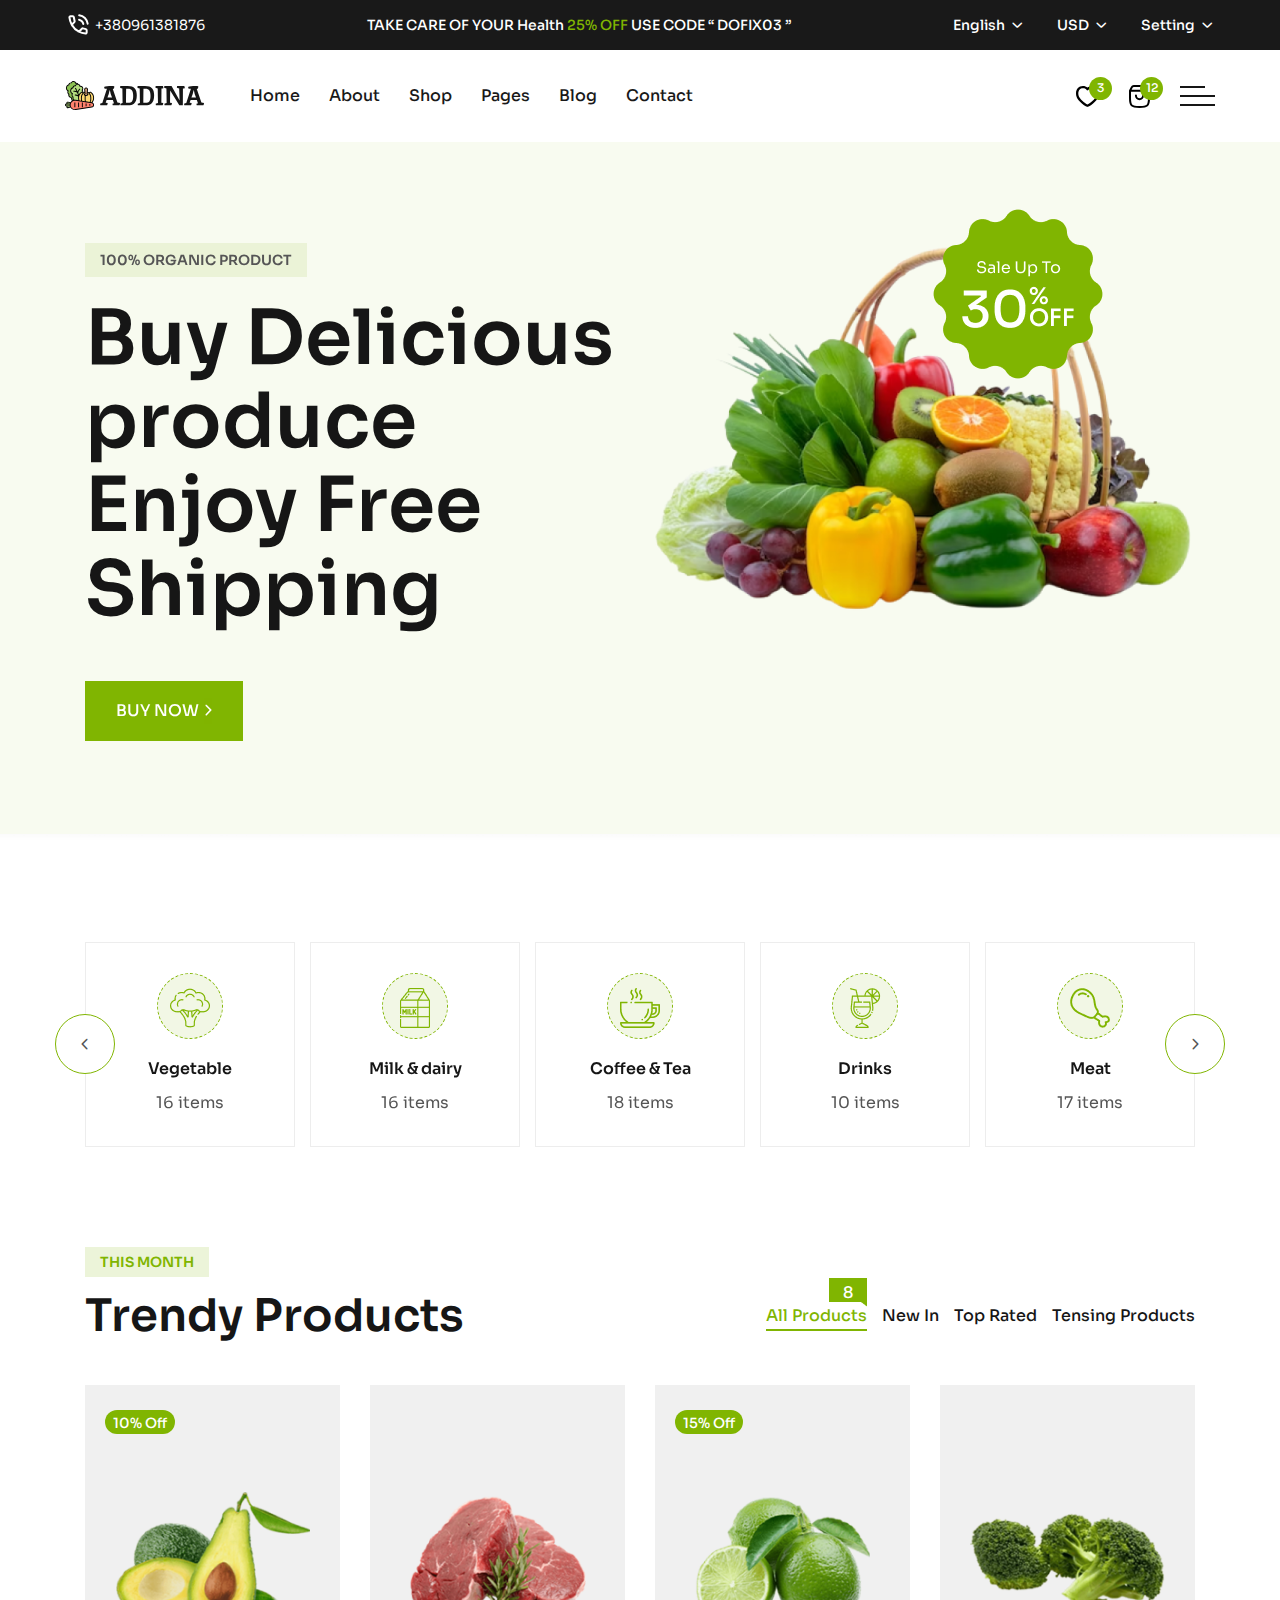
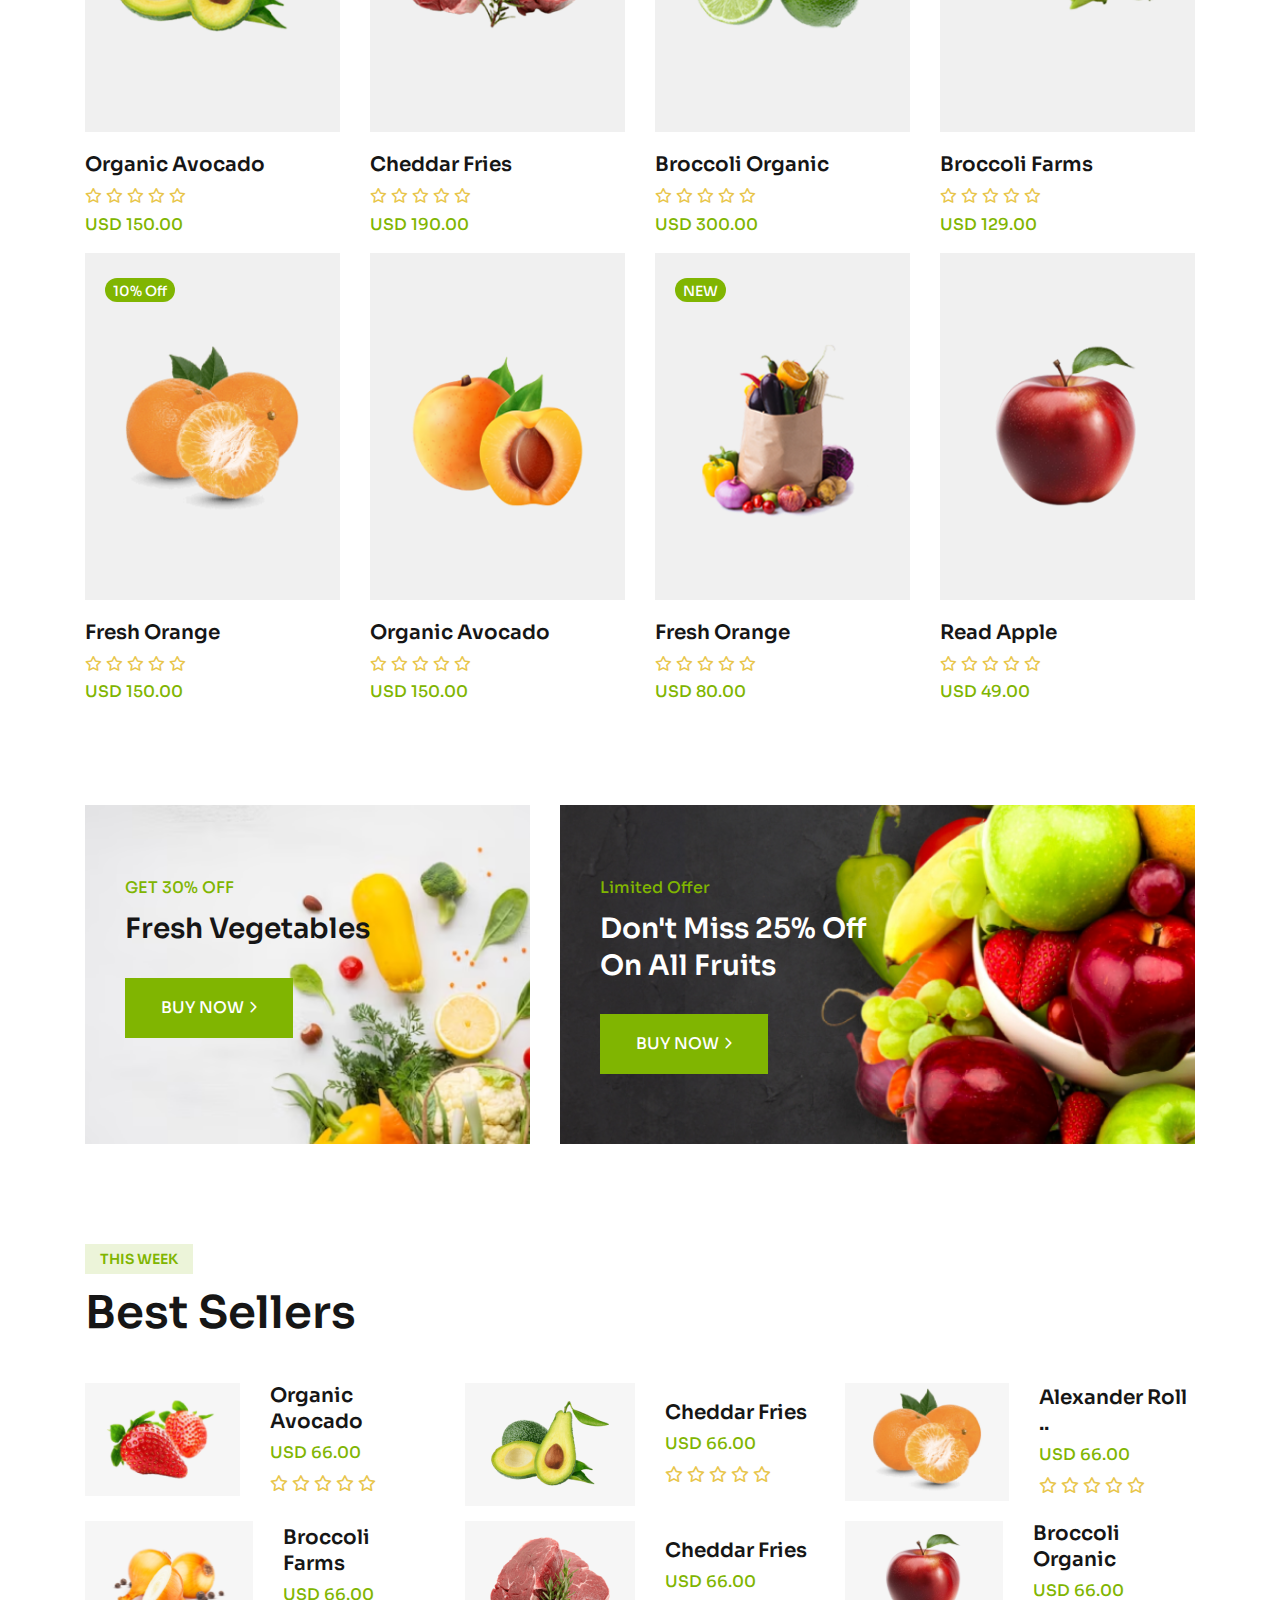
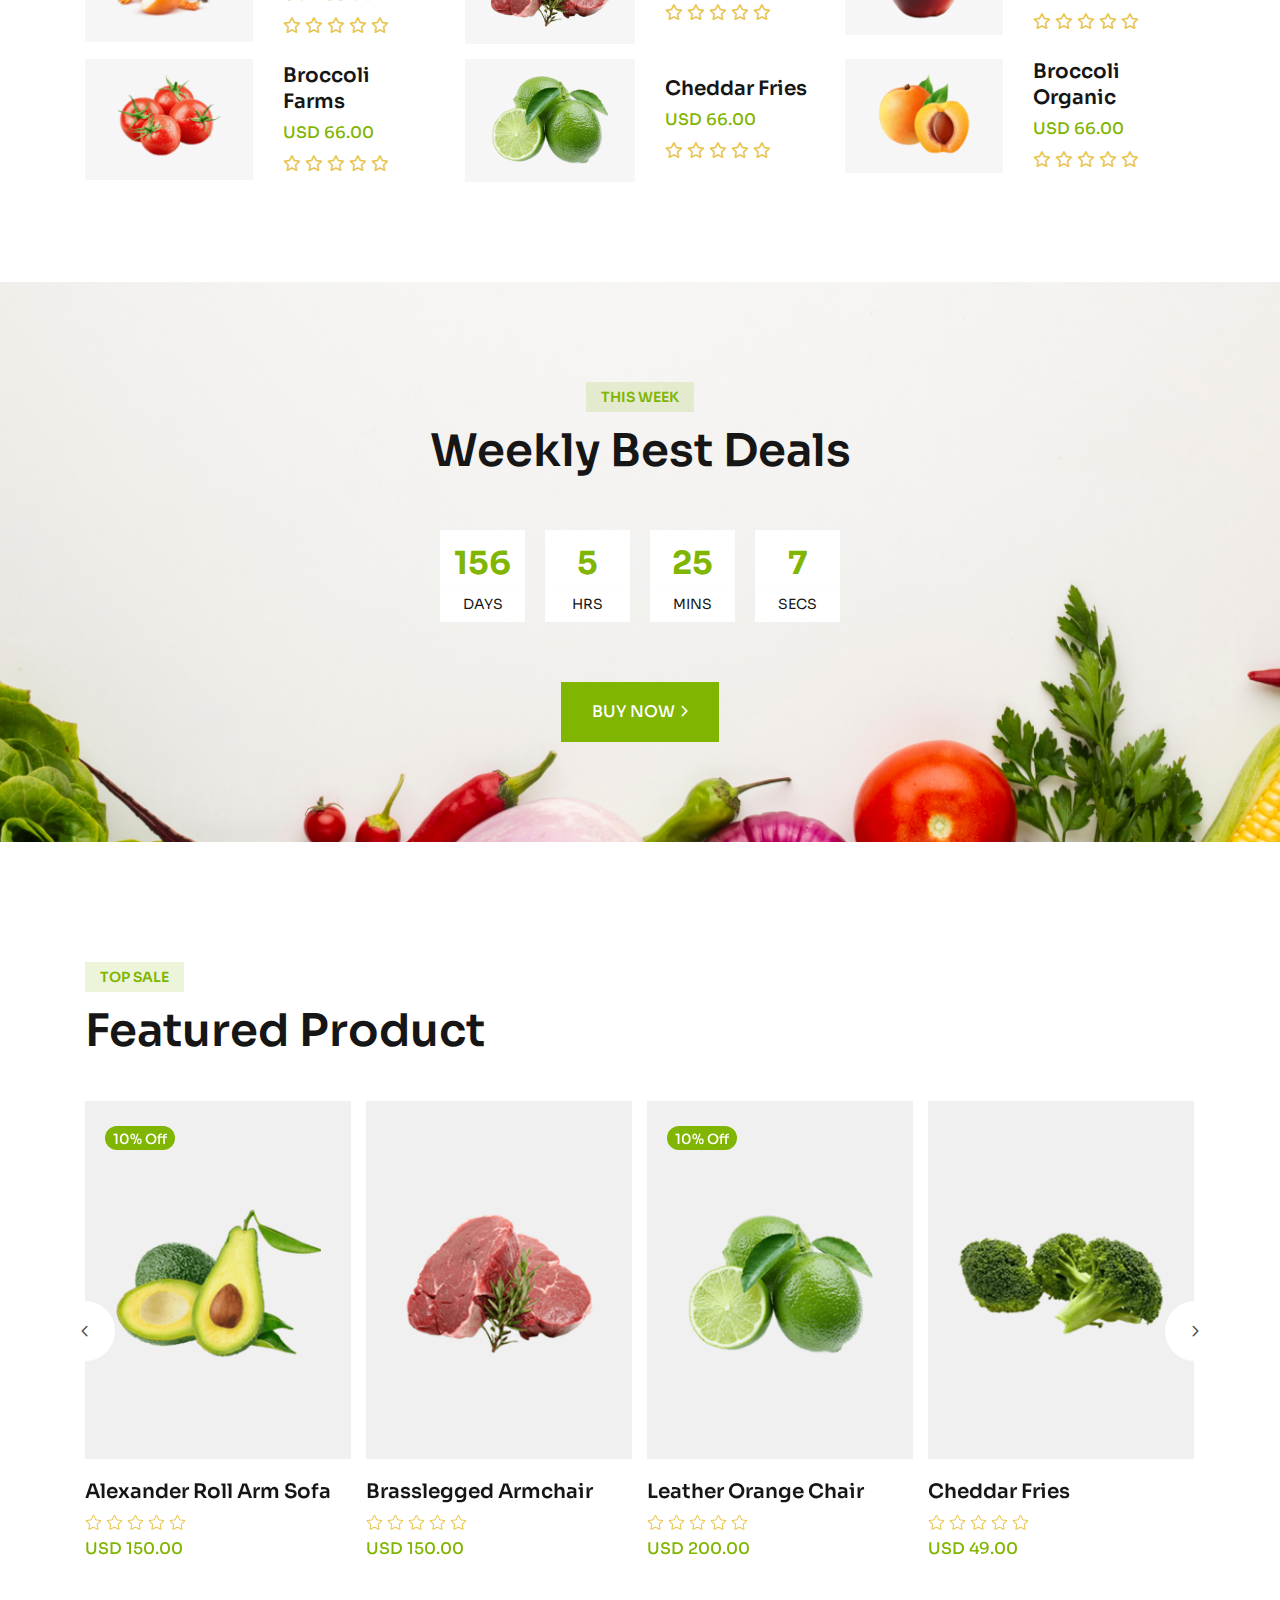
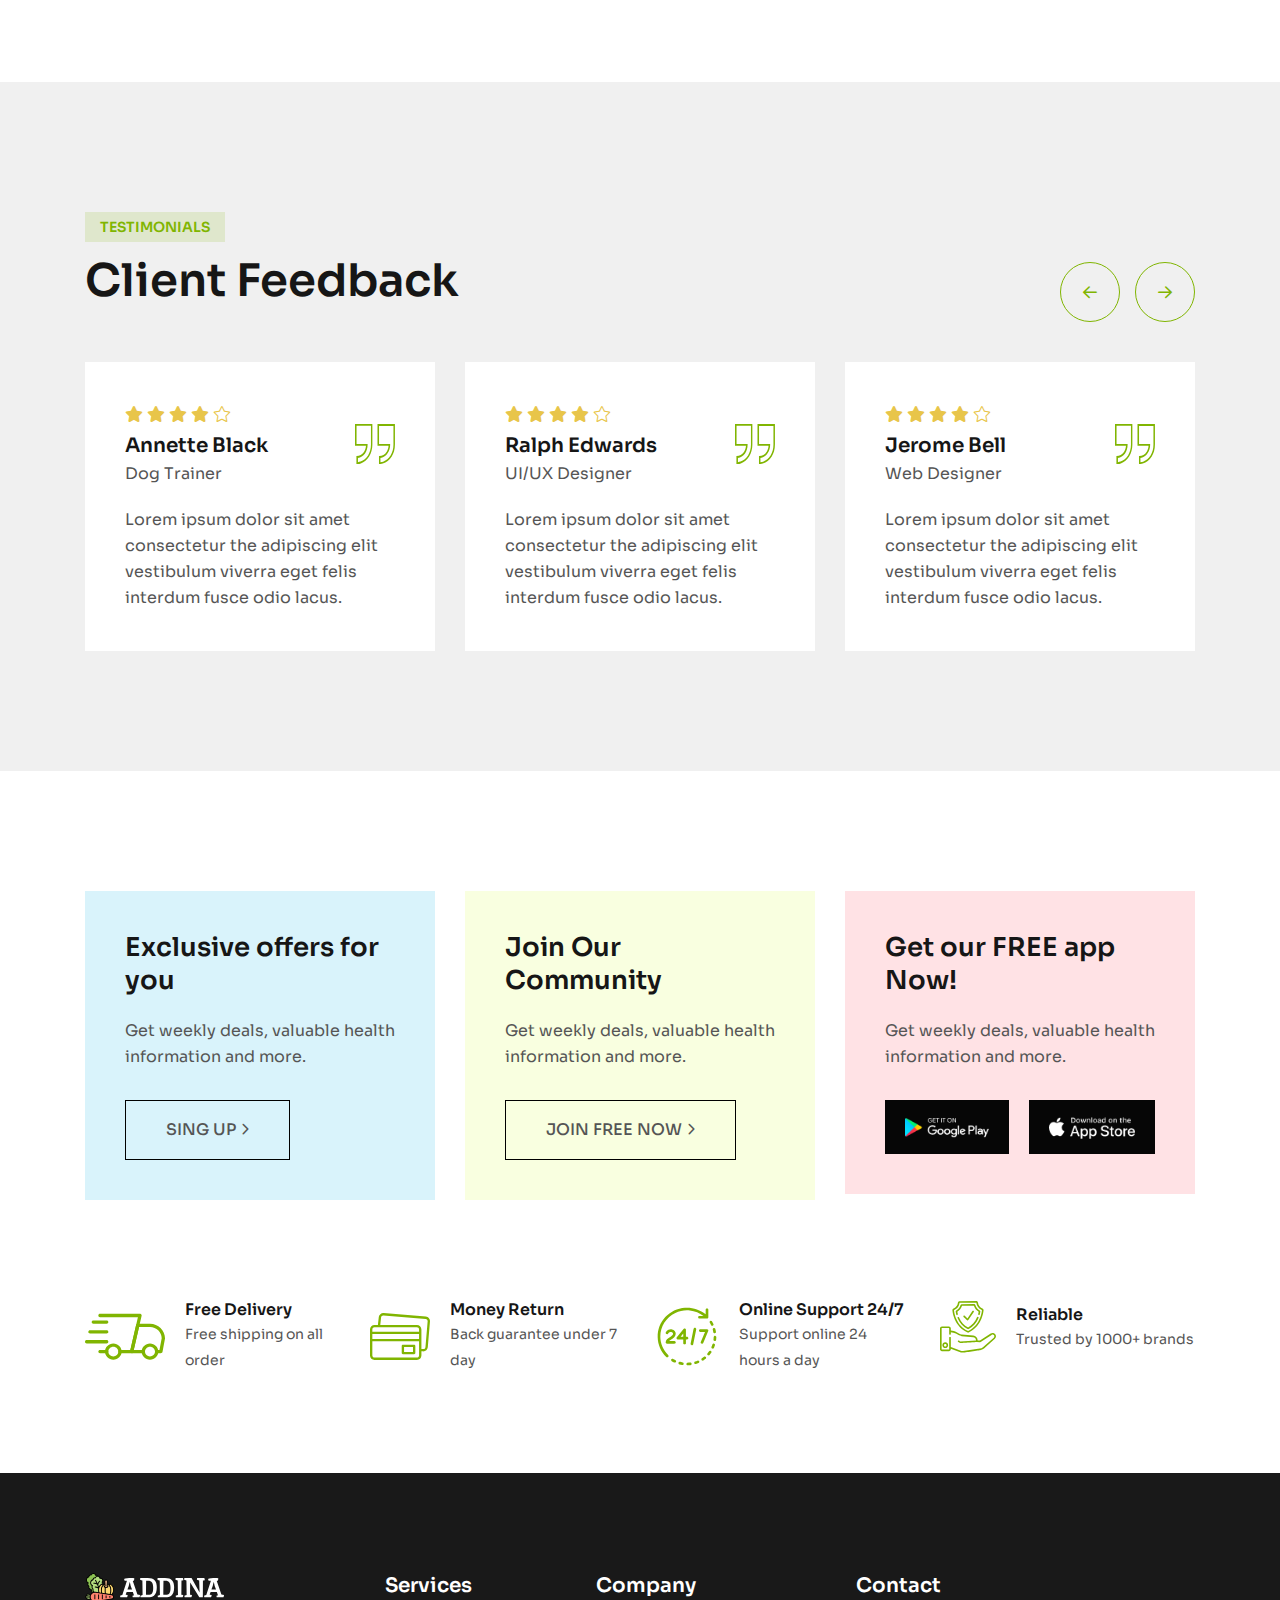
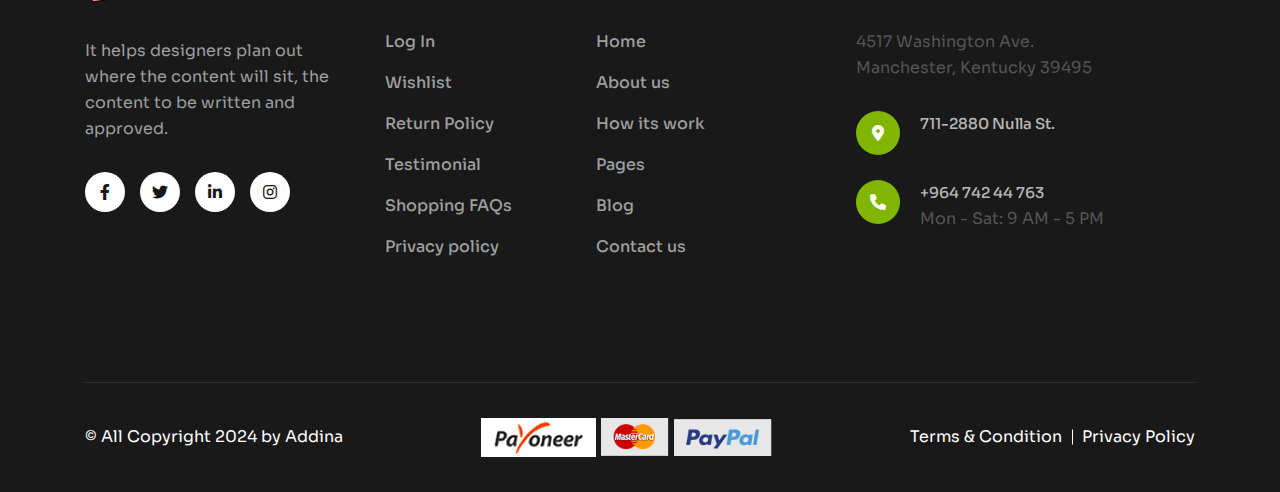
<file: grocery.html>
<!doctype html>
<html class="no-js" lang="zxx">

<head>
   <meta charset="utf-8">
   <meta http-equiv="x-ua-compatible" content="ie=edge">
   <title>Addina - Multipurpose eCommerce HTML Template

   </title>
   <meta name="description" content="">
   <meta name="viewport" content="width=device-width, initial-scale=1">

   <!-- Place favicon.ico in the root directory -->
   <link rel="shortcut icon" type="image/x-icon" href="assets/imgs/grocery/favicon.png">

   <!-- CSS here -->
   <link rel="stylesheet" href="assets/css/bootstrap.min.css">
   <link rel="stylesheet" href="assets/css/meanmenu.min.css">
   <link rel="stylesheet" href="assets/css/animate.css">
   <link rel="stylesheet" href="assets/css/swiper.min.css">
   <link rel="stylesheet" href="assets/css/slick.css">
   <link rel="stylesheet" href="assets/css/magnific-popup.css">
   <link rel="stylesheet" href="assets/css/fontawesome-pro.css">
   <link rel="stylesheet" href="assets/css/spacing.css">
   <link rel="stylesheet" href="assets/css/grocery.css">
</head>

<body class="hey-grocery">

   <!-- preloader start -->
   <div id="preloader">
      <div class="bd-loader-inner">
         <div class="bd-loader">
            <span class="bd-loader-item"></span>
            <span class="bd-loader-item"></span>
            <span class="bd-loader-item"></span>
            <span class="bd-loader-item"></span>
            <span class="bd-loader-item"></span>
            <span class="bd-loader-item"></span>
            <span class="bd-loader-item"></span>
            <span class="bd-loader-item"></span>
         </div>
      </div>
   </div>
   <!-- preloader start -->

   <!-- Back to top start -->
   <div class="backtotop-wrap cursor-pointer">
      <svg class="backtotop-circle svg-content" width="100%" height="100%" viewBox="-1 -1 102 102">
         <path d="M50,1 a49,49 0 0,1 0,98 a49,49 0 0,1 0,-98" />
      </svg>
   </div>
   <!-- Back to top end -->

   <!-- search area start -->
   <div class="df-search-area">
      <div class="container">
         <div class="row">
            <div class="col-xl-12">
               <div class="df-search-form">
                  <div class="df-search-close text-center mb-20">
                     <button class="df-search-close-btn df-search-close-btn"></button>
                  </div>
                  <form action="#">
                     <div class="df-search-input mb-10">
                        <input type="text" placeholder="Search for product...">
                        <button type="submit"><i class="flaticon-search-1"></i></button>
                     </div>
                     <div class="df-search-category">
                        <span>Search by : </span>
                        <a href="#">Healthline, </a>
                        <a href="#">COVID-19, </a>
                        <a href="#">Surgery, </a>
                        <a href="#">Surgeon, </a>
                        <a href="#">Medical research</a>
                     </div>
                  </form>
               </div>
            </div>
         </div>
      </div>
   </div>
   <div class="body-overlay"></div>
   <!-- search area end -->

   <!-- Offcanvas area start -->
   <div class="fix">
      <div class="offcanvas__info grocery__offcanvas-info">
         <div class="offcanvas__wrapper">
            <div class="offcanvas__content">
               <div class="offcanvas__top mb-40 d-flex justify-content-between align-items-center">
                  <div class="offcanvas__logo">
                     <a href="grocery.html">
                        <img src="assets/imgs/grocery/logo/logo-light.svg" alt="logo not found">
                     </a>
                  </div>
                  <div class="offcanvas__close">
                     <button class="grocery-bg">
                        <i class="fal fa-times"></i>
                     </button>
                  </div>
               </div>
               <div class="offcanvas__search mb-25">
                  <form action="#">
                     <input type="text" placeholder="What are you searching for?">
                     <button type="submit"><i class="far fa-search"></i></button>
                  </form>
               </div>
               <div class="mobile-menu fix mb-40"></div>
               <div class="offcanvas__contact mt-30 mb-20">
                  <h4>Contact Info</h4>
                  <ul>
                     <li class="d-flex align-items-center">
                        <div class="offcanvas__contact-icon mr-15">
                           <i class="fal fa-map-marker-alt"></i>
                        </div>
                        <div class="offcanvas__contact-text">
                           <a class="grocery-clr-hover" target="_blank"
                              href="https://www.google.com/maps/place/Dhaka/@23.7806207,90.3492859,12z/data=!3m1!4b1!4m5!3m4!1s0x3755b8b087026b81:0x8fa563bbdd5904c2!8m2!3d23.8104753!4d90.4119873">12/A,
                              Mirnada City Tower, NYC</a>
                        </div>
                     </li>
                     <li class="d-flex align-items-center">
                        <div class="offcanvas__contact-icon mr-15">
                           <i class="far fa-phone"></i>
                        </div>
                        <div class="offcanvas__contact-text">
                           <a class="grocery-clr-hover" href="tel:+088889797697">+088889797697</a>
                        </div>
                     </li>
                     <li class="d-flex align-items-center">
                        <div class="offcanvas__contact-icon mr-15">
                           <i class="fal fa-envelope"></i>
                        </div>
                        <div class="offcanvas__contact-text">
                           <a class="grocery-clr-hover" href="tel:+012-345-6789"><span
                                 class="mailto:support@mail.com">support@mail.com</span></a>
                        </div>
                     </li>
                  </ul>
               </div>
               <div class="offcanvas__social">
                  <ul>
                     <li><a href="#"><i class="fab fa-facebook-f"></i></a></li>
                     <li><a href="#"><i class="fab fa-twitter"></i></a></li>
                     <li><a href="#"><i class="fab fa-youtube"></i></a></li>
                     <li><a href="#"><i class="fab fa-linkedin"></i></a></li>
                  </ul>
               </div>
            </div>
         </div>
      </div>
   </div>
   <div class="offcanvas__overlay"></div>
   <div class="offcanvas__overlay-white"></div>
   <!-- Offcanvas area start -->

   <!-- Add cart modal area start -->
   <div class="product-modal-sm modal fade" id="producQuickViewModal" tabindex="-1">
      <div class="modal-dialog modal-dialog-centered">
         <div class="modal-content">
            <div class="product-modal">
               <div class="product-modal-wrapper p-relative">
                  <button type="button" class="close product-modal-close" data-bs-dismiss="modal" aria-label="Close">
                     <i class="fal fa-times"></i>
                  </button>
                  <div class="modal__inner">
                     <div class="bd__shop-details-inner">
                        <div class="row">
                           <div class="col-xxl-6 col-lg-6">
                              <div class="product__details-thumb-wrapper d-sm-flex align-items-start">
                                 <div class="product__details-thumb-tab mr-20">
                                    <nav>
                                       <div class="nav nav-tabs flex-nowrap flex-sm-column" id="nav-tab" role="tablist">
                                          <button class="nav-link active" id="img-1-tab" data-bs-toggle="tab"
                                             data-bs-target="#img-1" type="button" role="tab" aria-controls="img-1"
                                             aria-selected="true">
                                             <img src="assets/imgs/product/details/details-07.png"
                                                alt="product-sm-thumb">
                                          </button>
                                          <button class="nav-link" id="img-2-tab" data-bs-toggle="tab"
                                             data-bs-target="#img-2" type="button" role="tab" aria-controls="img-3"
                                             aria-selected="false">
                                             <img src="assets/imgs/product/details/details-08.png"
                                                alt="product-sm-thumb">
                                          </button>
                                          <button class="nav-link" id="img-3-tab" data-bs-toggle="tab"
                                             data-bs-target="#img-3" type="button" role="tab" aria-controls="img-3"
                                             aria-selected="false">
                                             <img src="assets/imgs/product/details/details-09.png"
                                                alt="product-sm-thumb">
                                          </button>
                                       </div>
                                    </nav>
                                 </div>
                                 <div class="product__details-thumb-tab-content">
                                    <div class="tab-content" id="productthumbcontent">
                                       <div class="tab-pane fade show active" id="img-1" role="tabpanel"
                                          aria-labelledby="img-1-tab">
                                          <div class="product__details-thumb-big w-img">
                                             <img src="assets/imgs/product/details/details-07.png" alt="">
                                          </div>
                                       </div>
                                       <div class="tab-pane fade" id="img-2" role="tabpanel"
                                          aria-labelledby="img-2-tab">
                                          <div class="product__details-thumb-big w-img">
                                             <img src="assets/imgs/product/details/details-08.png" alt="">
                                          </div>
                                       </div>
                                       <div class="tab-pane fade" id="img-3" role="tabpanel"
                                          aria-labelledby="img-3-tab">
                                          <div class="product__details-thumb-big w-img">
                                             <img src="assets/imgs/product/details/details-09.png" alt="">
                                          </div>
                                       </div>
                                    </div>
                                 </div>
                              </div>
                           </div>
                           <div class="col-xxl-6 col-lg-6">
                              <div class="product__details-content">
                                 <div class="product__details-top d-flex flex-wrap gap-3 align-items-center mb-15">
                                    <div class="product__details-tag">
                                       <a href="#">Construction</a>
                                    </div>
                                    <div class="product__details-rating">
                                       <a href="#"><i class="fa-solid fa-star"></i></a>
                                       <a href="#"><i class="fa-solid fa-star"></i></a>
                                       <a href="#"><i class="fa-regular fa-star"></i></a>
                                    </div>
                                    <div class="product__details-review-count">
                                       <a href="#">10 Reviews</a>
                                    </div>
                                 </div>
                                 <h3 class="product__details-title">Disposable Surgical Face Mask</h3>
                                 <div class="product__details-price">
                                    <span class="old-price">$30.35</span>
                                    <span class="new-price">$19.25</span>
                                 </div>
                                 <p>Priyoshop has brought to you the Hijab 3 Pieces Combo Pack PS23. It is a completely
                                    modern design and you feel comfortable to put on this hijab. Buy it at the best
                                    price.</p>

                                 <div class="product__details-action mb-35">
                                    <div class="product__quantity">
                                       <div class="product-quantity-wrapper">
                                          <form action="#">
                                             <button class="cart-minus"><i class="fa-light fa-minus"></i></button>
                                             <input class="cart-input" type="text" value="1">
                                             <button class="cart-plus"><i class="fa-light fa-plus"></i></button>
                                          </form>
                                       </div>
                                    </div>
                                    <div class="product__add-cart">
                                       <a href="javascript:void(0)" class="fill-btn cart-btn">
                                          <span class="fill-btn-inner">
                                             <span class="fill-btn-normal">Add To Cart<i
                                                   class="fa-solid fa-basket-shopping"></i></span>
                                             <span class="fill-btn-hover">Add To Cart<i
                                                   class="fa-solid fa-basket-shopping"></i></span>
                                          </span>
                                       </a>
                                    </div>
                                    <div class="product__add-wish">
                                       <a href="#" class="product__add-wish-btn"><i class="fa-solid fa-heart"></i></a>
                                    </div>
                                 </div>
                                 <div class="product__details-meta">
                                    <div class="sku">
                                       <span>SKU:</span>
                                       <a href="#">BO1D0MX8SJ</a>
                                    </div>
                                    <div class="categories">
                                       <span>Categories:</span> <a href="#">Milk,</a> <a href="#">Cream,</a> <a
                                          href="#">Fermented.</a>
                                    </div>
                                    <div class="tag">
                                       <span>Tags:</span> <a href="#"> Cheese,</a> <a href="#">Custard,</a> <a
                                          href="#">Frozen</a>
                                    </div>
                                 </div>
                              </div>
                           </div>
                        </div>
                     </div>
                  </div>
               </div>
            </div>
         </div>
      </div>
   </div>
   <!-- Add cart modal area end -->

   <!-- Header area start -->
   <header>
      <div class="header">
         <div class="header-top-area">
            <div class="header-layout-4">
               <div class="header-to-main d-none d-sm-flex">
                  <div class="link-text">
                     <span><svg width="26" height="26" viewBox="0 0 26 26" fill="none"
                           xmlns="http://www.w3.org/2000/svg">
                           <path
                              d="M13.9136 19.6698C15.769 20.6036 17.9534 21.277 20.5157 21.5651C21.1375 21.6351 21.6668 21.1368 21.6668 20.5111V18.1791C21.6668 17.682 21.3284 17.2486 20.8461 17.1281L17.9285 16.3987C17.5593 16.3064 17.1688 16.4146 16.8997 16.6837L13.9136 19.6698ZM13.9136 19.6698C10.5382 17.9711 8.2519 15.4103 6.76136 12.7386M6.76136 12.7386C5.34127 10.1933 4.6435 7.54722 4.41447 5.45C4.34797 4.84116 4.84102 4.33325 5.45347 4.33325H7.77864C8.29504 4.33325 8.73966 4.69775 8.84094 5.20412L9.63638 9.1814C9.70742 9.53658 9.59625 9.90376 9.34012 10.1599L6.76136 12.7386Z"
                              stroke="white" stroke-width="2" />
                           <path
                              d="M14.0337 7.68297C15.0996 7.89016 16.0786 8.41289 16.8436 9.18336C17.6088 9.95381 18.1247 10.9365 18.3243 12.0037M14.1884 3.32275C16.336 3.58645 18.335 4.55708 19.8704 6.08177C21.4057 7.60645 22.3903 9.59855 22.6689 11.7443"
                              stroke="white" stroke-width="2" stroke-linecap="round" stroke-linejoin="round" />
                        </svg>
                     </span>
                     <a href="tel:+380961381876">+380961381876</a>
                  </div>
                  <div class="header-top-notice d-none d-lg-block">
                     <p>TAKE CARE OF YOUR Health <span class="grocery-clr">25% OFF</span> USE CODE “ DOFIX03 ”</p>
                  </div>
                  <div class="tp-header-top-menu d-flex align-items-center justify-content-end">
                     <div class="header-lang-item header-lang">
                        <span class="header-lang-toggle grocery-clr-hover" id="header-lang-toggle">English</span>
                        <ul class="">
                           <li>
                              <a class="grocery-clr-hover" href="#">Spanish</a>
                           </li>
                           <li>
                              <a class="grocery-clr-hover" href="#">Russian</a>
                           </li>
                           <li>
                              <a class="grocery-clr-hover" href="#">Portuguese</a>
                           </li>
                        </ul>
                     </div>
                     <div class="header-lang-item tp-header-currency">
                        <span class="header-currency-toggle grocery-clr-hover" id="header-currency-toggle">USD</span>
                        <ul>
                           <li>
                              <a class="grocery-clr-hover" href="#">EUR</a>
                           </li>
                           <li>
                              <a class="grocery-clr-hover" href="#">CHF</a>
                           </li>
                           <li>
                              <a class="grocery-clr-hover" href="#">GBP</a>
                           </li>
                           <li>
                              <a class="grocery-clr-hover" href="#">KWD</a>
                           </li>
                        </ul>
                     </div>
                     <div class="header-lang-item tp-header-setting">
                        <span class="header-setting-toggle grocery-clr-hover" id="header-setting-toggle">Setting</span>
                        <ul>
                           <li>
                              <a class="grocery-clr-hover" href="#">My Profile</a>
                           </li>
                           <li>
                              <a class="grocery-clr-hover" href="wishlist.html">Wishlist</a>
                           </li>
                           <li>
                              <a class="grocery-clr-hover" href="cart.html">Cart</a>
                           </li>
                           <li>
                              <a class="grocery-clr-hover" href="#">Logout</a>
                           </li>
                        </ul>
                     </div>
                  </div>
               </div>
            </div>
         </div>
         <div class="header-layout-4 header-bottom">
            <div id="header-sticky" class="header-4">
               <div class="mega-menu-wrapper">
                  <div class="header-main-4">
                     <div class="header-left">
                        <div class="header-logo">
                           <a href="grocery.html">
                              <img src="assets/imgs/grocery/logo/logo.svg" alt="logo not found">
                           </a>
                        </div>
                        <div class="mean__menu-wrapper grocery__menu d-none d-lg-block">
                           <div class="main-menu">
                              <nav id="mobile-menu">
                                 <ul>
                                    <li class="has-dropdown">
                                       <a href="index.html">Home</a>
                                       <ul class="submenu">
                                          <li><a href="pharmacy.html">Pharmacy Store</a></li>
                                          <li><a href="index.html">Furniture Store</a></li>
                                          <li><a href="grocery.html">Grocery Store</a></li>
                                       </ul>
                                    </li>
                                    <li>
                                       <a href="about.html">About</a>
                                    </li>
                                    <li class="has-dropdown">
                                       <a href="grocery-product.html">Shop</a>
                                       <ul class="submenu">
                                          <li><a href="grocery-product.html">Product</a></li>
                                          <li><a href="grocery-details.html">Product Details</a></li>
                                          <li><a href="wishlist-grocery.html">Wishlist</a></li>
                                          <li><a href="cart-grocery.html">Cart</a></li>
                                          <li><a href="checkout-grocery.html">Checkout</a></li>
                                       </ul>
                                    </li>
                                    <li class="has-dropdown">
                                       <a href="about.html">Pages</a>
                                       <ul class="submenu">
                                          <li><a href="about.html">About Us</a></li>
                                          <li><a href="store.html">Find a Store</a></li>
                                          <li><a href="portfolio.html">Portfolio</a></li>
                                          <li><a href="portfolio-details.html">Portfolio Details</a></li>
                                          <li><a href="faq.html">Faq</a></li>
                                          <li><a href="coming-soon.html">Coming Soon</a></li>
                                          <li><a href="error.html">404</a></li>
                                       </ul>
                                    </li>
                                    <li class="has-dropdown">
                                       <a href="blog.html">Blog</a>
                                       <ul class="submenu">
                                          <li><a href="blog.html">Blog Default</a></li>
                                          <li><a href="blog-grid.html">Blog Grid</a></li>
                                          <li><a href="blog-details.html">Blog Details</a></li>
                                       </ul>
                                    </li>
                                    <li>
                                       <a href="contact.html">Contact</a>
                                    </li>
                                 </ul>
                              </nav>
                           </div>
                        </div>
                     </div>
                     <div class="header-right d-inline-flex align-items-center justify-content-end">
                        <div class="header-search d-none d-xxl-block">
                           <form action="#">
                              <input type="text" placeholder="Search...">
                              <button class="grocery-bg" type="submit">
                                 <svg width="18" height="18" viewBox="0 0 18 18" fill="none"
                                    xmlns="http://www.w3.org/2000/svg">
                                    <path d="M13.4443 13.4445L16.9999 17" stroke="white" stroke-width="2"
                                       stroke-linecap="round" stroke-linejoin="round" />
                                    <path
                                       d="M15.2222 8.11111C15.2222 12.0385 12.0385 15.2222 8.11111 15.2222C4.18375 15.2222 1 12.0385 1 8.11111C1 4.18375 4.18375 1 8.11111 1C12.0385 1 15.2222 4.18375 15.2222 8.11111Z"
                                       stroke="white" stroke-width="2" />
                                 </svg>
                              </button>
                           </form>
                        </div>
                        <div class="header-action d-flex align-items-center ml-30">
                           <div class="header-action-item">
                              <a href="wishlist.html" class="header-action-btn">
                                 <svg width="23" height="21" viewBox="0 0 23 21" fill="none"
                                    xmlns="http://www.w3.org/2000/svg">
                                    <path
                                       d="M21.2743 2.33413C20.6448 1.60193 19.8543 1.01306 18.9596 0.609951C18.0649 0.206838 17.0883 -0.0004864 16.1002 0.00291444C14.4096 -0.0462975 12.7637 0.529279 11.5011 1.61122C10.2385 0.529279 8.59252 -0.0462975 6.90191 0.00291444C5.91383 -0.0004864 4.93727 0.206838 4.04257 0.609951C3.14788 1.01306 2.35732 1.60193 1.72785 2.33413C0.632101 3.61193 -0.514239 5.92547 0.245772 9.69587C1.4588 15.7168 10.5548 20.6578 10.9388 20.8601C11.11 20.9518 11.3028 21 11.4988 21C11.6948 21 11.8875 20.9518 12.0587 20.8601C12.445 20.6534 21.541 15.7124 22.7518 9.69587C23.5164 5.92547 22.37 3.61193 21.2743 2.33413ZM20.4993 9.27583C19.6416 13.5326 13.4074 17.492 11.5011 18.6173C8.81516 17.0587 3.28927 13.1457 2.50856 9.27583C1.91872 6.35103 2.72587 4.65208 3.50773 3.74126C3.9212 3.26166 4.43995 2.87596 5.02678 2.61185C5.6136 2.34774 6.25396 2.21175 6.90191 2.21365C7.59396 2.16375 8.28765 2.2871 8.91534 2.57168C9.54304 2.85626 10.0833 3.29235 10.4835 3.83743C10.5822 4.012 10.7278 4.15794 10.9051 4.26003C11.0824 4.36212 11.2849 4.41662 11.4916 4.41787C11.6983 4.41911 11.9015 4.36704 12.0801 4.26709C12.2587 4.16714 12.4062 4.02296 12.5071 3.84959C12.9065 3.30026 13.448 2.86048 14.0781 2.57361C14.7081 2.28674 15.4051 2.16267 16.1002 2.21365C16.7495 2.21061 17.3915 2.34604 17.9798 2.6102C18.5681 2.87435 19.0881 3.26065 19.5025 3.74126C20.282 4.65208 21.0892 6.35103 20.4993 9.27583Z"
                                       fill="black" />
                                 </svg>
                                 <span class="header-action-badge grocery-bg">3</span>
                              </a>
                           </div>
                           <div class="header-action-item">
                              <a href="cart.html" class="header-action-btn cartmini-open-btn">
                                 <svg width="21" height="23" viewBox="0 0 21 23" fill="none"
                                    xmlns="http://www.w3.org/2000/svg">
                                    <path
                                       d="M14.0625 10.6C14.0625 12.5883 12.4676 14.2 10.5 14.2C8.53243 14.2 6.9375 12.5883 6.9375 10.6M1 5.8H20M1 5.8V13C1 20.6402 2.33946 22 10.5 22C18.6605 22 20 20.6402 20 13V5.8M1 5.8L2.71856 2.32668C3.12087 1.5136 3.94324 1 4.84283 1H16.1571C17.0568 1 17.8791 1.5136 18.2814 2.32668L20 5.8"
                                       stroke="black" stroke-width="2" stroke-linecap="round" stroke-linejoin="round" />
                                 </svg>
                                 <span class="header-action-badge grocery-bg">12</span>
                              </a>
                           </div>
                        </div>
                        <div class="header-humbager ml-30">
                           <a class="sidebar__toggle" href="javascript:void(0)">
                              <div class="bar-icon-2">
                                 <span></span>
                                 <span></span>
                                 <span></span>
                              </div>
                           </a>
                           <!-- for wp -->
                           <div class="header__hamburger ml-50 d-none">
                              <button type="button" class="hamburger-btn offcanvas-open-btn">
                                 <span>01</span>
                                 <span>01</span>
                                 <span>01</span>
                              </button>
                           </div>
                        </div>
                     </div>
                  </div>
               </div>
            </div>
         </div>
      </div>
   </header>
   <!-- Header area end -->

   <!-- Body main wrapper start -->
   <main>

      <!-- Banner area start -->
      <section class="banner-4 p-relative grocery-banner-area fix bg-image"
         data-background="assets/imgs/grocery/banner/bg.png" data-bg-color="#F8FBF0;">
         <div class="swiper banner-active-grocery">
            <div class="swiper-wrapper">
               <div class="swiper-slide">
                  <div class="banner-item-4 d-flex align-items-center">
                     <div class="container">
                        <div class="row g-5 align-self-center">
                           <div class="col-xxl-6 col-lg-6">
                              <div class="banner-content-4 grocery__content">
                                 <span>100% Organic Product</span>
                                 <h2 class="banner-title-4">Buy Delicious produce Enjoy Free Shipping</h2>
                                 <div class="banner-btn-wrapper grocery__btn-group mt-50">
                                    <a class="solid-btn" href="grocery-grocery-product.html">Buy Now<span><i
                                             class="fa-regular fa-angle-right"></i></span></a>
                                 </div>
                              </div>
                           </div>
                           <div class="col-xxl-6 col-lg-6">
                              <div class="banner-thumb-wrapper-4 p-relative">
                                 <div class="banner-thumb-4">
                                    <img src="assets/imgs/grocery/banner/product1.png" alt="image">
                                 </div>
                                 <div class="banner-discout-tag">
                                    <img src="assets/imgs/grocery/banner/discount-tag.png" alt="">
                                 </div>
                              </div>
                           </div>
                        </div>
                     </div>
                  </div>
               </div>
               <div class="swiper-slide">
                  <div class="banner-item-4 d-flex align-items-center">
                     <div class="container">
                        <div class="row g-5 align-self-center">
                           <div class="col-xxl-6 col-lg-6">
                              <div class="banner-content-4 grocery__content">
                                 <span>100% Organic Product</span>
                                 <h2 class="banner-title-4">Buy Delicious produce Enjoy Free Shipping</h2>
                                 <div class="banner-btn-wrapper grocery__btn-group mt-50">
                                    <a class="solid-btn" href="grocery-grocery-product.html">Buy Now<span><i
                                             class="fa-regular fa-angle-right"></i></span></a>
                                 </div>
                              </div>
                           </div>
                           <div class="col-xxl-6 col-lg-6">
                              <div class="banner-thumb-wrapper-4 p-relative">
                                 <div class="banner-thumb-4">
                                    <img src="assets/imgs/grocery/banner/product2.png" alt="image">
                                 </div>
                                 <div class="banner-discout-tag">
                                    <img src="assets/imgs/grocery/banner/discount-tag.png" alt="">
                                 </div>
                              </div>
                           </div>
                        </div>
                     </div>
                  </div>
               </div>
               <div class="swiper-slide">
                  <div class="banner-item-4 d-flex align-items-center">
                     <div class="container">
                        <div class="row g-5 align-self-center">
                           <div class="col-xxl-6 col-lg-6">
                              <div class="banner-content-4 grocery__content">
                                 <span>100% Organic Product</span>
                                 <h2 class="banner-title-4">Buy Delicious produce Enjoy Free Shipping</h2>
                                 <div class="banner-btn-wrapper grocery__btn-group mt-50">
                                    <a class="solid-btn" href="grocery-details.html">Buy Now<span><i
                                             class="fa-regular fa-angle-right"></i></span></a>
                                 </div>
                              </div>
                           </div>
                           <div class="col-xxl-6 col-lg-6">
                              <div class="banner-thumb-wrapper-4 p-relative">
                                 <div class="banner-thumb-4">
                                    <img src="assets/imgs/grocery/banner/product3.png" alt="image">
                                 </div>
                                 <div class="banner-discout-tag">
                                    <img src="assets/imgs/grocery/banner/discount-tag.png" alt="">
                                 </div>
                              </div>
                           </div>
                        </div>
                     </div>
                  </div>
               </div>
            </div>
            <!-- If we need pagination -->
            <div class="banner-dot-inner">
               <div class="banner-dot"></div>
            </div>
         </div>
      </section>
      <!-- Banner area end -->

      <!-- Gorocery category area start -->
      <section class="grocery-category pt-100">
         <div class="container">
            <div class="discount-main p-relative">
               <div class="discount-slider-navigation grocery__navigation">
                  <button type="button" class="discount-slider-button-prev"><i class="fa-regular fa-angle-left"></i>
                  </button>
                  <button type="button" class="discount-slider-button-next"><i
                        class="fa-regular fa-angle-right"></i></button>
               </div>
               <div class="row align-items-center">
                  <div class="col-xxl-12">
                     <div class="swiper f-category-active">
                        <div class="swiper-wrapper">
                           <div class="swiper-slide">
                              <div class="grocery-category__item">
                                 <div class="icon">
                                    <img src="assets/imgs/grocery/icon/category-01.png" alt="icon">
                                 </div>
                                 <h6>
                                    <a href="grocery-details.html">Vegetable</a>
                                 </h6>
                                 <span>16 items</span>
                              </div>
                           </div>
                           <div class="swiper-slide">
                              <div class="grocery-category__item">
                                 <div class="icon">
                                    <img src="assets/imgs/grocery/icon/category-02.png" alt="icon">
                                 </div>
                                 <h6>
                                    <a href="grocery-details.html">Milk & dairy</a>
                                 </h6>
                                 <span>16 items</span>
                              </div>
                           </div>
                           <div class="swiper-slide">
                              <div class="grocery-category__item">
                                 <div class="icon">
                                    <img src="assets/imgs/grocery/icon/category-03.png" alt="icon">
                                 </div>
                                 <h6>
                                    <a href="grocery-details.html">Coffee & Tea</a>
                                 </h6>
                                 <span>18 items</span>
                              </div>
                           </div>
                           <div class="swiper-slide">
                              <div class="grocery-category__item">
                                 <div class="icon">
                                    <img src="assets/imgs/grocery/icon/category-04.png" alt="icon">
                                 </div>
                                 <h6>
                                    <a href="grocery-details.html">Drinks</a>
                                 </h6>
                                 <span>10 items</span>
                              </div>
                           </div>
                           <div class="swiper-slide">
                              <div class="grocery-category__item">
                                 <div class="icon">
                                    <img src="assets/imgs/grocery/icon/category-05.png" alt="icon">
                                 </div>
                                 <h6>
                                    <a href="grocery-details.html">Meat</a>
                                 </h6>
                                 <span>17 items</span>
                              </div>
                           </div>
                           <div class="swiper-slide">
                              <div class="grocery-category__item">
                                 <div class="icon">
                                    <img src="assets/imgs/grocery/icon/category-06.png" alt="icon">
                                 </div>
                                 <h6>
                                    <a href="grocery-details.html">Fresh Fruits</a>
                                 </h6>
                                 <span>24 items</span>
                              </div>
                           </div>
                        </div>
                     </div>
                  </div>
               </div>
            </div>
         </div>
      </section>
      <!-- Gorocery category area end -->

      <!-- Trendy collection area start -->
      <section class="grocery-trendy pt-100 pb-100">
         <div class="container">
            <div class="grocery-trendy__header">
               <div class="section-title-wrapper-4 mb-40">
                  <span class="section-subtitle-4 for-grocery mb-10">THIS MONTH</span>
                  <h2 class="section-title-4">Trendy Products</h2>
               </div>
               <div class="bd-product__filter-style grocery-trendy__tab nav nav-tabs" role="tablist">
                  <button class="nav-link active" id="collection-tab" data-bs-toggle="tab" data-bs-target="#collection"
                     type="button" role="tab" aria-selected="false">All Products</button>
                  <button class="nav-link" id="new-tab" data-bs-toggle="tab" data-bs-target="#new" type="button"
                     role="tab" aria-selected="true">New In</button>
                  <button class="nav-link" id="top-tab" data-bs-toggle="tab" data-bs-target="#top" type="button"
                     role="tab" aria-selected="true">Top Rated</button>
                  <button class="nav-link" id="tensing-tab" data-bs-toggle="tab" data-bs-target="#tensing" type="button"
                     role="tab" aria-selected="true">Tensing Products</button>
               </div>
            </div>
            <div class="product__filter-tab">
               <div class="tab-content" id="nav-tabContent">
                  <div class="tab-pane fade active show" id="collection" role="tabpanel"
                     aria-labelledby="collection-tab">
                     <div class="row g-4">
                        <div class="col-xxl-3 col-lg-3 col-md-4 col-sm-6 col-6">
                           <div class="product-item grocery__product">
                              <div class="product-badge">
                                 <span class="product-trending">10% off</span>
                              </div>
                              <div class="product-thumb theme-bg-2">
                                 <a href="grocery-details.html"><img src="assets/imgs/grocery/product/product1.png"
                                       alt=""></a>
                                 <div class="product-action-item">
                                    <button type="button" class="product-action-btn">
                                       <svg width="20" height="22" viewBox="0 0 20 22" fill="none"
                                          xmlns="http://www.w3.org/2000/svg">
                                          <path
                                             d="M13.0768 10.1416C13.0768 11.9228 11.648 13.3666 9.88542 13.3666C8.1228 13.3666 6.69401 11.9228 6.69401 10.1416M1.375 5.84163H18.3958M1.375 5.84163V12.2916C1.375 19.1359 2.57494 20.3541 9.88542 20.3541C17.1959 20.3541 18.3958 19.1359 18.3958 12.2916V5.84163M1.375 5.84163L2.91454 2.73011C3.27495 2.00173 4.01165 1.54163 4.81754 1.54163H14.9533C15.7592 1.54163 16.4959 2.00173 16.8563 2.73011L18.3958 5.84163"
                                             stroke="white" stroke-width="2" stroke-linecap="round"
                                             stroke-linejoin="round" />
                                       </svg>
                                       <span class="product-tooltip">Add to Cart</span>
                                    </button>
                                    <button type="button" class="product-action-btn" data-bs-toggle="modal"
                                       data-bs-target="#producQuickViewModal">

                                       <svg width="26" height="18" viewBox="0 0 26 18" fill="none"
                                          xmlns="http://www.w3.org/2000/svg">
                                          <path
                                             d="M13.092 4.55026C10.5878 4.55026 8.55683 6.58125 8.55683 9.08541C8.55683 11.5896 10.5878 13.6206 13.092 13.6206C15.5961 13.6206 17.6271 11.5903 17.6271 9.08541C17.6271 6.5805 15.5969 4.55026 13.092 4.55026ZM13.092 12.1089C11.4246 12.1089 10.0338 10.7196 10.0338 9.05216C10.0338 7.38473 11.3898 6.02872 13.0572 6.02872C14.7246 6.02872 16.0807 7.38473 16.0807 9.05216C16.0807 10.7196 14.7594 12.1089 13.092 12.1089ZM25.0965 8.8768C25.0875 8.839 25.092 8.79819 25.0807 8.76115C25.0761 8.74528 25.0655 8.73621 25.0603 8.7226C25.0519 8.70144 25.0542 8.67574 25.0429 8.65533C22.8441 3.62131 18.1064 0.724854 13.0572 0.724854C8.00807 0.724854 3.17511 3.61677 0.975559 8.65079C0.966488 8.67196 0.968 8.69388 0.959686 8.71806C0.954395 8.73318 0.943812 8.74074 0.938521 8.7551C0.927184 8.7929 0.931719 8.83296 0.92416 8.8715C0.910555 8.93953 0.897705 9.00605 0.897705 9.07483C0.897705 9.14361 0.910555 9.20862 0.92416 9.2774C0.931719 9.31519 0.926428 9.35677 0.938521 9.39229C0.943057 9.40968 0.954395 9.41648 0.959686 9.4316C0.967244 9.45201 0.965732 9.4777 0.975559 9.49887C3.17511 14.5314 7.96121 17.381 13.0104 17.381C18.0595 17.381 22.8448 14.5374 25.0436 9.5034C25.055 9.48148 25.0527 9.45956 25.061 9.43538C25.0663 9.42253 25.0761 9.4127 25.0807 9.39758C25.092 9.36055 25.089 9.32049 25.0965 9.28118C25.1101 9.21315 25.1222 9.14739 25.1222 9.0771C25.1222 9.01058 25.1094 8.94482 25.0958 8.87604L25.0965 8.8768ZM13.0104 15.8692C8.72841 15.8692 4.51298 13.6123 2.44193 9.07407C4.49333 4.55177 8.76469 2.23582 13.0572 2.23582C17.349 2.23582 21.5251 4.55404 23.5773 9.07861C21.5266 13.6002 17.3036 15.8692 13.0104 15.8692Z"
                                             fill="white" />
                                       </svg>
                                       <span class="product-tooltip">Quick View</span>
                                    </button>
                                    <button type="button" class="product-action-btn">

                                       <svg width="21" height="20" viewBox="0 0 21 20" fill="none"
                                          xmlns="http://www.w3.org/2000/svg">
                                          <path
                                             d="M19.2041 2.63262C18.6402 1.97669 17.932 1.44916 17.1305 1.08804C16.329 0.726918 15.4541 0.54119 14.569 0.544237C13.0545 0.500151 11.58 1.01577 10.4489 1.98501C9.31782 1.01577 7.84334 0.500151 6.32883 0.544237C5.44368 0.54119 4.56885 0.726918 3.76735 1.08804C2.96585 1.44916 2.25764 1.97669 1.69374 2.63262C0.712132 3.77732 -0.314799 5.84986 0.366045 9.22751C1.45272 14.6213 9.60121 19.0476 9.94523 19.2288C10.0986 19.311 10.2713 19.3541 10.4469 19.3541C10.6224 19.3541 10.7951 19.311 10.9485 19.2288C11.2946 19.0436 19.4431 14.6173 20.5277 9.22751C21.2126 5.84986 20.1857 3.77732 19.2041 2.63262ZM18.5099 8.85122C17.7415 12.6646 12.1567 16.2116 10.4489 17.2196C8.04279 15.8234 3.09251 12.318 2.39312 8.85122C1.86472 6.23109 2.5878 4.70912 3.28821 3.89317C3.65861 3.46353 4.12333 3.11801 4.64903 2.88141C5.17473 2.64481 5.74838 2.52299 6.32883 2.52468C6.94879 2.47998 7.57022 2.59049 8.13253 2.84542C8.69484 3.10036 9.17884 3.49102 9.53734 3.97932C9.62575 4.13571 9.75616 4.26645 9.915 4.3579C10.0738 4.44936 10.2553 4.49819 10.4404 4.4993C10.6256 4.50041 10.8076 4.45377 10.9676 4.36423C11.1276 4.27469 11.2598 4.14553 11.3502 3.99022C11.708 3.49811 12.193 3.10414 12.7575 2.84715C13.3219 2.59016 13.9463 2.47902 14.569 2.52468C15.1507 2.52196 15.7257 2.64329 16.2527 2.87993C16.7798 3.11656 17.2456 3.46262 17.6168 3.89317C18.3152 4.70912 19.0383 6.23109 18.5099 8.85122Z"
                                             fill="white" />
                                       </svg>
                                       <span class="product-tooltip">Add To Wishlist</span>
                                    </button>
                                 </div>
                              </div>
                              <div class="product-content">
                                 <h4 class="product-title"><a href="grocery-details.html">Organic Avocado</a></h4>
                                 <div class="user-rating mb-1">
                                    <i class="far fa-star"></i>
                                    <i class="far fa-star"></i>
                                    <i class="far fa-star"></i>
                                    <i class="far fa-star"></i>
                                    <i class="far fa-star"></i>
                                 </div>
                                 <div class="product-price">
                                    <span class="product-new-price">USD 150.00</span>
                                 </div>
                              </div>
                           </div>
                        </div>
                        <div class="col-xxl-3 col-lg-3 col-md-4 col-sm-6 col-6">
                           <div class="product-item grocery__product">
                              <div class="product-thumb theme-bg-2">
                                 <a href="grocery-details.html"><img src="assets/imgs/grocery/product/product2.png"
                                       alt=""></a>
                                 <div class="product-action-item">
                                    <button type="button" class="product-action-btn">
                                       <svg width="20" height="22" viewBox="0 0 20 22" fill="none"
                                          xmlns="http://www.w3.org/2000/svg">
                                          <path
                                             d="M13.0768 10.1416C13.0768 11.9228 11.648 13.3666 9.88542 13.3666C8.1228 13.3666 6.69401 11.9228 6.69401 10.1416M1.375 5.84163H18.3958M1.375 5.84163V12.2916C1.375 19.1359 2.57494 20.3541 9.88542 20.3541C17.1959 20.3541 18.3958 19.1359 18.3958 12.2916V5.84163M1.375 5.84163L2.91454 2.73011C3.27495 2.00173 4.01165 1.54163 4.81754 1.54163H14.9533C15.7592 1.54163 16.4959 2.00173 16.8563 2.73011L18.3958 5.84163"
                                             stroke="white" stroke-width="2" stroke-linecap="round"
                                             stroke-linejoin="round" />
                                       </svg>
                                       <span class="product-tooltip">Add to Cart</span>
                                    </button>
                                    <button type="button" class="product-action-btn" data-bs-toggle="modal"
                                       data-bs-target="#producQuickViewModal">

                                       <svg width="26" height="18" viewBox="0 0 26 18" fill="none"
                                          xmlns="http://www.w3.org/2000/svg">
                                          <path
                                             d="M13.092 4.55026C10.5878 4.55026 8.55683 6.58125 8.55683 9.08541C8.55683 11.5896 10.5878 13.6206 13.092 13.6206C15.5961 13.6206 17.6271 11.5903 17.6271 9.08541C17.6271 6.5805 15.5969 4.55026 13.092 4.55026ZM13.092 12.1089C11.4246 12.1089 10.0338 10.7196 10.0338 9.05216C10.0338 7.38473 11.3898 6.02872 13.0572 6.02872C14.7246 6.02872 16.0807 7.38473 16.0807 9.05216C16.0807 10.7196 14.7594 12.1089 13.092 12.1089ZM25.0965 8.8768C25.0875 8.839 25.092 8.79819 25.0807 8.76115C25.0761 8.74528 25.0655 8.73621 25.0603 8.7226C25.0519 8.70144 25.0542 8.67574 25.0429 8.65533C22.8441 3.62131 18.1064 0.724854 13.0572 0.724854C8.00807 0.724854 3.17511 3.61677 0.975559 8.65079C0.966488 8.67196 0.968 8.69388 0.959686 8.71806C0.954395 8.73318 0.943812 8.74074 0.938521 8.7551C0.927184 8.7929 0.931719 8.83296 0.92416 8.8715C0.910555 8.93953 0.897705 9.00605 0.897705 9.07483C0.897705 9.14361 0.910555 9.20862 0.92416 9.2774C0.931719 9.31519 0.926428 9.35677 0.938521 9.39229C0.943057 9.40968 0.954395 9.41648 0.959686 9.4316C0.967244 9.45201 0.965732 9.4777 0.975559 9.49887C3.17511 14.5314 7.96121 17.381 13.0104 17.381C18.0595 17.381 22.8448 14.5374 25.0436 9.5034C25.055 9.48148 25.0527 9.45956 25.061 9.43538C25.0663 9.42253 25.0761 9.4127 25.0807 9.39758C25.092 9.36055 25.089 9.32049 25.0965 9.28118C25.1101 9.21315 25.1222 9.14739 25.1222 9.0771C25.1222 9.01058 25.1094 8.94482 25.0958 8.87604L25.0965 8.8768ZM13.0104 15.8692C8.72841 15.8692 4.51298 13.6123 2.44193 9.07407C4.49333 4.55177 8.76469 2.23582 13.0572 2.23582C17.349 2.23582 21.5251 4.55404 23.5773 9.07861C21.5266 13.6002 17.3036 15.8692 13.0104 15.8692Z"
                                             fill="white" />
                                       </svg>
                                       <span class="product-tooltip">Quick View</span>
                                    </button>
                                    <button type="button" class="product-action-btn">

                                       <svg width="21" height="20" viewBox="0 0 21 20" fill="none"
                                          xmlns="http://www.w3.org/2000/svg">
                                          <path
                                             d="M19.2041 2.63262C18.6402 1.97669 17.932 1.44916 17.1305 1.08804C16.329 0.726918 15.4541 0.54119 14.569 0.544237C13.0545 0.500151 11.58 1.01577 10.4489 1.98501C9.31782 1.01577 7.84334 0.500151 6.32883 0.544237C5.44368 0.54119 4.56885 0.726918 3.76735 1.08804C2.96585 1.44916 2.25764 1.97669 1.69374 2.63262C0.712132 3.77732 -0.314799 5.84986 0.366045 9.22751C1.45272 14.6213 9.60121 19.0476 9.94523 19.2288C10.0986 19.311 10.2713 19.3541 10.4469 19.3541C10.6224 19.3541 10.7951 19.311 10.9485 19.2288C11.2946 19.0436 19.4431 14.6173 20.5277 9.22751C21.2126 5.84986 20.1857 3.77732 19.2041 2.63262ZM18.5099 8.85122C17.7415 12.6646 12.1567 16.2116 10.4489 17.2196C8.04279 15.8234 3.09251 12.318 2.39312 8.85122C1.86472 6.23109 2.5878 4.70912 3.28821 3.89317C3.65861 3.46353 4.12333 3.11801 4.64903 2.88141C5.17473 2.64481 5.74838 2.52299 6.32883 2.52468C6.94879 2.47998 7.57022 2.59049 8.13253 2.84542C8.69484 3.10036 9.17884 3.49102 9.53734 3.97932C9.62575 4.13571 9.75616 4.26645 9.915 4.3579C10.0738 4.44936 10.2553 4.49819 10.4404 4.4993C10.6256 4.50041 10.8076 4.45377 10.9676 4.36423C11.1276 4.27469 11.2598 4.14553 11.3502 3.99022C11.708 3.49811 12.193 3.10414 12.7575 2.84715C13.3219 2.59016 13.9463 2.47902 14.569 2.52468C15.1507 2.52196 15.7257 2.64329 16.2527 2.87993C16.7798 3.11656 17.2456 3.46262 17.6168 3.89317C18.3152 4.70912 19.0383 6.23109 18.5099 8.85122Z"
                                             fill="white" />
                                       </svg>
                                       <span class="product-tooltip">Add To Wishlist</span>
                                    </button>
                                 </div>
                              </div>
                              <div class="product-content">
                                 <h4 class="product-title"><a href="grocery-details.html">Cheddar Fries</a></h4>
                                 <div class="user-rating mb-1">
                                    <i class="far fa-star"></i>
                                    <i class="far fa-star"></i>
                                    <i class="far fa-star"></i>
                                    <i class="far fa-star"></i>
                                    <i class="far fa-star"></i>
                                 </div>
                                 <div class="product-price">
                                    <span class="product-new-price">USD 190.00</span>
                                 </div>
                              </div>
                           </div>
                        </div>
                        <div class="col-xxl-3 col-lg-3 col-md-4 col-sm-6 col-6">
                           <div class="product-item grocery__product">
                              <div class="product-badge">
                                 <span class="product-trending">15% off</span>
                              </div>
                              <div class="product-thumb theme-bg-2">
                                 <a href="grocery-details.html"><img src="assets/imgs/grocery/product/product3.png"
                                       alt=""></a>
                                 <div class="product-action-item">
                                    <button type="button" class="product-action-btn">
                                       <svg width="20" height="22" viewBox="0 0 20 22" fill="none"
                                          xmlns="http://www.w3.org/2000/svg">
                                          <path
                                             d="M13.0768 10.1416C13.0768 11.9228 11.648 13.3666 9.88542 13.3666C8.1228 13.3666 6.69401 11.9228 6.69401 10.1416M1.375 5.84163H18.3958M1.375 5.84163V12.2916C1.375 19.1359 2.57494 20.3541 9.88542 20.3541C17.1959 20.3541 18.3958 19.1359 18.3958 12.2916V5.84163M1.375 5.84163L2.91454 2.73011C3.27495 2.00173 4.01165 1.54163 4.81754 1.54163H14.9533C15.7592 1.54163 16.4959 2.00173 16.8563 2.73011L18.3958 5.84163"
                                             stroke="white" stroke-width="2" stroke-linecap="round"
                                             stroke-linejoin="round" />
                                       </svg>
                                       <span class="product-tooltip">Add to Cart</span>
                                    </button>
                                    <button type="button" class="product-action-btn" data-bs-toggle="modal"
                                       data-bs-target="#producQuickViewModal">

                                       <svg width="26" height="18" viewBox="0 0 26 18" fill="none"
                                          xmlns="http://www.w3.org/2000/svg">
                                          <path
                                             d="M13.092 4.55026C10.5878 4.55026 8.55683 6.58125 8.55683 9.08541C8.55683 11.5896 10.5878 13.6206 13.092 13.6206C15.5961 13.6206 17.6271 11.5903 17.6271 9.08541C17.6271 6.5805 15.5969 4.55026 13.092 4.55026ZM13.092 12.1089C11.4246 12.1089 10.0338 10.7196 10.0338 9.05216C10.0338 7.38473 11.3898 6.02872 13.0572 6.02872C14.7246 6.02872 16.0807 7.38473 16.0807 9.05216C16.0807 10.7196 14.7594 12.1089 13.092 12.1089ZM25.0965 8.8768C25.0875 8.839 25.092 8.79819 25.0807 8.76115C25.0761 8.74528 25.0655 8.73621 25.0603 8.7226C25.0519 8.70144 25.0542 8.67574 25.0429 8.65533C22.8441 3.62131 18.1064 0.724854 13.0572 0.724854C8.00807 0.724854 3.17511 3.61677 0.975559 8.65079C0.966488 8.67196 0.968 8.69388 0.959686 8.71806C0.954395 8.73318 0.943812 8.74074 0.938521 8.7551C0.927184 8.7929 0.931719 8.83296 0.92416 8.8715C0.910555 8.93953 0.897705 9.00605 0.897705 9.07483C0.897705 9.14361 0.910555 9.20862 0.92416 9.2774C0.931719 9.31519 0.926428 9.35677 0.938521 9.39229C0.943057 9.40968 0.954395 9.41648 0.959686 9.4316C0.967244 9.45201 0.965732 9.4777 0.975559 9.49887C3.17511 14.5314 7.96121 17.381 13.0104 17.381C18.0595 17.381 22.8448 14.5374 25.0436 9.5034C25.055 9.48148 25.0527 9.45956 25.061 9.43538C25.0663 9.42253 25.0761 9.4127 25.0807 9.39758C25.092 9.36055 25.089 9.32049 25.0965 9.28118C25.1101 9.21315 25.1222 9.14739 25.1222 9.0771C25.1222 9.01058 25.1094 8.94482 25.0958 8.87604L25.0965 8.8768ZM13.0104 15.8692C8.72841 15.8692 4.51298 13.6123 2.44193 9.07407C4.49333 4.55177 8.76469 2.23582 13.0572 2.23582C17.349 2.23582 21.5251 4.55404 23.5773 9.07861C21.5266 13.6002 17.3036 15.8692 13.0104 15.8692Z"
                                             fill="white" />
                                       </svg>
                                       <span class="product-tooltip">Quick View</span>
                                    </button>
                                    <button type="button" class="product-action-btn">

                                       <svg width="21" height="20" viewBox="0 0 21 20" fill="none"
                                          xmlns="http://www.w3.org/2000/svg">
                                          <path
                                             d="M19.2041 2.63262C18.6402 1.97669 17.932 1.44916 17.1305 1.08804C16.329 0.726918 15.4541 0.54119 14.569 0.544237C13.0545 0.500151 11.58 1.01577 10.4489 1.98501C9.31782 1.01577 7.84334 0.500151 6.32883 0.544237C5.44368 0.54119 4.56885 0.726918 3.76735 1.08804C2.96585 1.44916 2.25764 1.97669 1.69374 2.63262C0.712132 3.77732 -0.314799 5.84986 0.366045 9.22751C1.45272 14.6213 9.60121 19.0476 9.94523 19.2288C10.0986 19.311 10.2713 19.3541 10.4469 19.3541C10.6224 19.3541 10.7951 19.311 10.9485 19.2288C11.2946 19.0436 19.4431 14.6173 20.5277 9.22751C21.2126 5.84986 20.1857 3.77732 19.2041 2.63262ZM18.5099 8.85122C17.7415 12.6646 12.1567 16.2116 10.4489 17.2196C8.04279 15.8234 3.09251 12.318 2.39312 8.85122C1.86472 6.23109 2.5878 4.70912 3.28821 3.89317C3.65861 3.46353 4.12333 3.11801 4.64903 2.88141C5.17473 2.64481 5.74838 2.52299 6.32883 2.52468C6.94879 2.47998 7.57022 2.59049 8.13253 2.84542C8.69484 3.10036 9.17884 3.49102 9.53734 3.97932C9.62575 4.13571 9.75616 4.26645 9.915 4.3579C10.0738 4.44936 10.2553 4.49819 10.4404 4.4993C10.6256 4.50041 10.8076 4.45377 10.9676 4.36423C11.1276 4.27469 11.2598 4.14553 11.3502 3.99022C11.708 3.49811 12.193 3.10414 12.7575 2.84715C13.3219 2.59016 13.9463 2.47902 14.569 2.52468C15.1507 2.52196 15.7257 2.64329 16.2527 2.87993C16.7798 3.11656 17.2456 3.46262 17.6168 3.89317C18.3152 4.70912 19.0383 6.23109 18.5099 8.85122Z"
                                             fill="white" />
                                       </svg>
                                       <span class="product-tooltip">Add To Wishlist</span>
                                    </button>
                                 </div>
                              </div>
                              <div class="product-content">
                                 <h4 class="product-title"><a href="grocery-details.html">Broccoli Organic</a></h4>
                                 <div class="user-rating mb-1">
                                    <i class="far fa-star"></i>
                                    <i class="far fa-star"></i>
                                    <i class="far fa-star"></i>
                                    <i class="far fa-star"></i>
                                    <i class="far fa-star"></i>
                                 </div>
                                 <div class="product-price">
                                    <span class="product-new-price">USD 300.00</span>
                                 </div>
                              </div>
                           </div>
                        </div>
                        <div class="col-xxl-3 col-lg-3 col-md-4 col-sm-6 col-6">
                           <div class="product-item grocery__product">
                              <div class="product-thumb theme-bg-2">
                                 <a href="grocery-details.html"><img src="assets/imgs/grocery/product/product4.png"
                                       alt=""></a>
                                 <div class="product-action-item">
                                    <button type="button" class="product-action-btn">
                                       <svg width="20" height="22" viewBox="0 0 20 22" fill="none"
                                          xmlns="http://www.w3.org/2000/svg">
                                          <path
                                             d="M13.0768 10.1416C13.0768 11.9228 11.648 13.3666 9.88542 13.3666C8.1228 13.3666 6.69401 11.9228 6.69401 10.1416M1.375 5.84163H18.3958M1.375 5.84163V12.2916C1.375 19.1359 2.57494 20.3541 9.88542 20.3541C17.1959 20.3541 18.3958 19.1359 18.3958 12.2916V5.84163M1.375 5.84163L2.91454 2.73011C3.27495 2.00173 4.01165 1.54163 4.81754 1.54163H14.9533C15.7592 1.54163 16.4959 2.00173 16.8563 2.73011L18.3958 5.84163"
                                             stroke="white" stroke-width="2" stroke-linecap="round"
                                             stroke-linejoin="round" />
                                       </svg>
                                       <span class="product-tooltip">Add to Cart</span>
                                    </button>
                                    <button type="button" class="product-action-btn" data-bs-toggle="modal"
                                       data-bs-target="#producQuickViewModal">

                                       <svg width="26" height="18" viewBox="0 0 26 18" fill="none"
                                          xmlns="http://www.w3.org/2000/svg">
                                          <path
                                             d="M13.092 4.55026C10.5878 4.55026 8.55683 6.58125 8.55683 9.08541C8.55683 11.5896 10.5878 13.6206 13.092 13.6206C15.5961 13.6206 17.6271 11.5903 17.6271 9.08541C17.6271 6.5805 15.5969 4.55026 13.092 4.55026ZM13.092 12.1089C11.4246 12.1089 10.0338 10.7196 10.0338 9.05216C10.0338 7.38473 11.3898 6.02872 13.0572 6.02872C14.7246 6.02872 16.0807 7.38473 16.0807 9.05216C16.0807 10.7196 14.7594 12.1089 13.092 12.1089ZM25.0965 8.8768C25.0875 8.839 25.092 8.79819 25.0807 8.76115C25.0761 8.74528 25.0655 8.73621 25.0603 8.7226C25.0519 8.70144 25.0542 8.67574 25.0429 8.65533C22.8441 3.62131 18.1064 0.724854 13.0572 0.724854C8.00807 0.724854 3.17511 3.61677 0.975559 8.65079C0.966488 8.67196 0.968 8.69388 0.959686 8.71806C0.954395 8.73318 0.943812 8.74074 0.938521 8.7551C0.927184 8.7929 0.931719 8.83296 0.92416 8.8715C0.910555 8.93953 0.897705 9.00605 0.897705 9.07483C0.897705 9.14361 0.910555 9.20862 0.92416 9.2774C0.931719 9.31519 0.926428 9.35677 0.938521 9.39229C0.943057 9.40968 0.954395 9.41648 0.959686 9.4316C0.967244 9.45201 0.965732 9.4777 0.975559 9.49887C3.17511 14.5314 7.96121 17.381 13.0104 17.381C18.0595 17.381 22.8448 14.5374 25.0436 9.5034C25.055 9.48148 25.0527 9.45956 25.061 9.43538C25.0663 9.42253 25.0761 9.4127 25.0807 9.39758C25.092 9.36055 25.089 9.32049 25.0965 9.28118C25.1101 9.21315 25.1222 9.14739 25.1222 9.0771C25.1222 9.01058 25.1094 8.94482 25.0958 8.87604L25.0965 8.8768ZM13.0104 15.8692C8.72841 15.8692 4.51298 13.6123 2.44193 9.07407C4.49333 4.55177 8.76469 2.23582 13.0572 2.23582C17.349 2.23582 21.5251 4.55404 23.5773 9.07861C21.5266 13.6002 17.3036 15.8692 13.0104 15.8692Z"
                                             fill="white" />
                                       </svg>
                                       <span class="product-tooltip">Quick View</span>
                                    </button>
                                    <button type="button" class="product-action-btn">

                                       <svg width="21" height="20" viewBox="0 0 21 20" fill="none"
                                          xmlns="http://www.w3.org/2000/svg">
                                          <path
                                             d="M19.2041 2.63262C18.6402 1.97669 17.932 1.44916 17.1305 1.08804C16.329 0.726918 15.4541 0.54119 14.569 0.544237C13.0545 0.500151 11.58 1.01577 10.4489 1.98501C9.31782 1.01577 7.84334 0.500151 6.32883 0.544237C5.44368 0.54119 4.56885 0.726918 3.76735 1.08804C2.96585 1.44916 2.25764 1.97669 1.69374 2.63262C0.712132 3.77732 -0.314799 5.84986 0.366045 9.22751C1.45272 14.6213 9.60121 19.0476 9.94523 19.2288C10.0986 19.311 10.2713 19.3541 10.4469 19.3541C10.6224 19.3541 10.7951 19.311 10.9485 19.2288C11.2946 19.0436 19.4431 14.6173 20.5277 9.22751C21.2126 5.84986 20.1857 3.77732 19.2041 2.63262ZM18.5099 8.85122C17.7415 12.6646 12.1567 16.2116 10.4489 17.2196C8.04279 15.8234 3.09251 12.318 2.39312 8.85122C1.86472 6.23109 2.5878 4.70912 3.28821 3.89317C3.65861 3.46353 4.12333 3.11801 4.64903 2.88141C5.17473 2.64481 5.74838 2.52299 6.32883 2.52468C6.94879 2.47998 7.57022 2.59049 8.13253 2.84542C8.69484 3.10036 9.17884 3.49102 9.53734 3.97932C9.62575 4.13571 9.75616 4.26645 9.915 4.3579C10.0738 4.44936 10.2553 4.49819 10.4404 4.4993C10.6256 4.50041 10.8076 4.45377 10.9676 4.36423C11.1276 4.27469 11.2598 4.14553 11.3502 3.99022C11.708 3.49811 12.193 3.10414 12.7575 2.84715C13.3219 2.59016 13.9463 2.47902 14.569 2.52468C15.1507 2.52196 15.7257 2.64329 16.2527 2.87993C16.7798 3.11656 17.2456 3.46262 17.6168 3.89317C18.3152 4.70912 19.0383 6.23109 18.5099 8.85122Z"
                                             fill="white" />
                                       </svg>
                                       <span class="product-tooltip">Add To Wishlist</span>
                                    </button>
                                 </div>
                              </div>
                              <div class="product-content">
                                 <h4 class="product-title"><a href="grocery-details.html">Broccoli Farms</a></h4>
                                 <div class="user-rating mb-1">
                                    <i class="far fa-star"></i>
                                    <i class="far fa-star"></i>
                                    <i class="far fa-star"></i>
                                    <i class="far fa-star"></i>
                                    <i class="far fa-star"></i>
                                 </div>
                                 <div class="product-price">
                                    <span class="product-new-price">USD 129.00</span>
                                 </div>
                              </div>
                           </div>
                        </div>
                        <div class="col-xxl-3 col-lg-3 col-md-4 col-sm-6 col-6">
                           <div class="product-item grocery__product">
                              <div class="product-badge">
                                 <span class="product-trending">10% off</span>
                              </div>
                              <div class="product-thumb theme-bg-2">
                                 <a href="grocery-details.html"><img src="assets/imgs/grocery/product/product5.png"
                                       alt=""></a>
                                 <div class="product-action-item">
                                    <button type="button" class="product-action-btn">
                                       <svg width="20" height="22" viewBox="0 0 20 22" fill="none"
                                          xmlns="http://www.w3.org/2000/svg">
                                          <path
                                             d="M13.0768 10.1416C13.0768 11.9228 11.648 13.3666 9.88542 13.3666C8.1228 13.3666 6.69401 11.9228 6.69401 10.1416M1.375 5.84163H18.3958M1.375 5.84163V12.2916C1.375 19.1359 2.57494 20.3541 9.88542 20.3541C17.1959 20.3541 18.3958 19.1359 18.3958 12.2916V5.84163M1.375 5.84163L2.91454 2.73011C3.27495 2.00173 4.01165 1.54163 4.81754 1.54163H14.9533C15.7592 1.54163 16.4959 2.00173 16.8563 2.73011L18.3958 5.84163"
                                             stroke="white" stroke-width="2" stroke-linecap="round"
                                             stroke-linejoin="round" />
                                       </svg>
                                       <span class="product-tooltip">Add to Cart</span>
                                    </button>
                                    <button type="button" class="product-action-btn" data-bs-toggle="modal"
                                       data-bs-target="#producQuickViewModal">

                                       <svg width="26" height="18" viewBox="0 0 26 18" fill="none"
                                          xmlns="http://www.w3.org/2000/svg">
                                          <path
                                             d="M13.092 4.55026C10.5878 4.55026 8.55683 6.58125 8.55683 9.08541C8.55683 11.5896 10.5878 13.6206 13.092 13.6206C15.5961 13.6206 17.6271 11.5903 17.6271 9.08541C17.6271 6.5805 15.5969 4.55026 13.092 4.55026ZM13.092 12.1089C11.4246 12.1089 10.0338 10.7196 10.0338 9.05216C10.0338 7.38473 11.3898 6.02872 13.0572 6.02872C14.7246 6.02872 16.0807 7.38473 16.0807 9.05216C16.0807 10.7196 14.7594 12.1089 13.092 12.1089ZM25.0965 8.8768C25.0875 8.839 25.092 8.79819 25.0807 8.76115C25.0761 8.74528 25.0655 8.73621 25.0603 8.7226C25.0519 8.70144 25.0542 8.67574 25.0429 8.65533C22.8441 3.62131 18.1064 0.724854 13.0572 0.724854C8.00807 0.724854 3.17511 3.61677 0.975559 8.65079C0.966488 8.67196 0.968 8.69388 0.959686 8.71806C0.954395 8.73318 0.943812 8.74074 0.938521 8.7551C0.927184 8.7929 0.931719 8.83296 0.92416 8.8715C0.910555 8.93953 0.897705 9.00605 0.897705 9.07483C0.897705 9.14361 0.910555 9.20862 0.92416 9.2774C0.931719 9.31519 0.926428 9.35677 0.938521 9.39229C0.943057 9.40968 0.954395 9.41648 0.959686 9.4316C0.967244 9.45201 0.965732 9.4777 0.975559 9.49887C3.17511 14.5314 7.96121 17.381 13.0104 17.381C18.0595 17.381 22.8448 14.5374 25.0436 9.5034C25.055 9.48148 25.0527 9.45956 25.061 9.43538C25.0663 9.42253 25.0761 9.4127 25.0807 9.39758C25.092 9.36055 25.089 9.32049 25.0965 9.28118C25.1101 9.21315 25.1222 9.14739 25.1222 9.0771C25.1222 9.01058 25.1094 8.94482 25.0958 8.87604L25.0965 8.8768ZM13.0104 15.8692C8.72841 15.8692 4.51298 13.6123 2.44193 9.07407C4.49333 4.55177 8.76469 2.23582 13.0572 2.23582C17.349 2.23582 21.5251 4.55404 23.5773 9.07861C21.5266 13.6002 17.3036 15.8692 13.0104 15.8692Z"
                                             fill="white" />
                                       </svg>
                                       <span class="product-tooltip">Quick View</span>
                                    </button>
                                    <button type="button" class="product-action-btn">

                                       <svg width="21" height="20" viewBox="0 0 21 20" fill="none"
                                          xmlns="http://www.w3.org/2000/svg">
                                          <path
                                             d="M19.2041 2.63262C18.6402 1.97669 17.932 1.44916 17.1305 1.08804C16.329 0.726918 15.4541 0.54119 14.569 0.544237C13.0545 0.500151 11.58 1.01577 10.4489 1.98501C9.31782 1.01577 7.84334 0.500151 6.32883 0.544237C5.44368 0.54119 4.56885 0.726918 3.76735 1.08804C2.96585 1.44916 2.25764 1.97669 1.69374 2.63262C0.712132 3.77732 -0.314799 5.84986 0.366045 9.22751C1.45272 14.6213 9.60121 19.0476 9.94523 19.2288C10.0986 19.311 10.2713 19.3541 10.4469 19.3541C10.6224 19.3541 10.7951 19.311 10.9485 19.2288C11.2946 19.0436 19.4431 14.6173 20.5277 9.22751C21.2126 5.84986 20.1857 3.77732 19.2041 2.63262ZM18.5099 8.85122C17.7415 12.6646 12.1567 16.2116 10.4489 17.2196C8.04279 15.8234 3.09251 12.318 2.39312 8.85122C1.86472 6.23109 2.5878 4.70912 3.28821 3.89317C3.65861 3.46353 4.12333 3.11801 4.64903 2.88141C5.17473 2.64481 5.74838 2.52299 6.32883 2.52468C6.94879 2.47998 7.57022 2.59049 8.13253 2.84542C8.69484 3.10036 9.17884 3.49102 9.53734 3.97932C9.62575 4.13571 9.75616 4.26645 9.915 4.3579C10.0738 4.44936 10.2553 4.49819 10.4404 4.4993C10.6256 4.50041 10.8076 4.45377 10.9676 4.36423C11.1276 4.27469 11.2598 4.14553 11.3502 3.99022C11.708 3.49811 12.193 3.10414 12.7575 2.84715C13.3219 2.59016 13.9463 2.47902 14.569 2.52468C15.1507 2.52196 15.7257 2.64329 16.2527 2.87993C16.7798 3.11656 17.2456 3.46262 17.6168 3.89317C18.3152 4.70912 19.0383 6.23109 18.5099 8.85122Z"
                                             fill="white" />
                                       </svg>
                                       <span class="product-tooltip">Add To Wishlist</span>
                                    </button>
                                 </div>
                              </div>
                              <div class="product-content">
                                 <h4 class="product-title"><a href="grocery-details.html">Fresh Orange</a></h4>
                                 <div class="user-rating mb-1">
                                    <i class="far fa-star"></i>
                                    <i class="far fa-star"></i>
                                    <i class="far fa-star"></i>
                                    <i class="far fa-star"></i>
                                    <i class="far fa-star"></i>
                                 </div>
                                 <div class="product-price">
                                    <span class="product-new-price">USD 150.00</span>
                                 </div>
                              </div>
                           </div>
                        </div>
                        <div class="col-xxl-3 col-lg-3 col-md-4 col-sm-6 col-6">
                           <div class="product-item grocery__product">
                              <div class="product-thumb theme-bg-2">
                                 <a href="grocery-details.html"><img src="assets/imgs/grocery/product/product6.png"
                                       alt=""></a>
                                 <div class="product-action-item">
                                    <button type="button" class="product-action-btn">
                                       <svg width="20" height="22" viewBox="0 0 20 22" fill="none"
                                          xmlns="http://www.w3.org/2000/svg">
                                          <path
                                             d="M13.0768 10.1416C13.0768 11.9228 11.648 13.3666 9.88542 13.3666C8.1228 13.3666 6.69401 11.9228 6.69401 10.1416M1.375 5.84163H18.3958M1.375 5.84163V12.2916C1.375 19.1359 2.57494 20.3541 9.88542 20.3541C17.1959 20.3541 18.3958 19.1359 18.3958 12.2916V5.84163M1.375 5.84163L2.91454 2.73011C3.27495 2.00173 4.01165 1.54163 4.81754 1.54163H14.9533C15.7592 1.54163 16.4959 2.00173 16.8563 2.73011L18.3958 5.84163"
                                             stroke="white" stroke-width="2" stroke-linecap="round"
                                             stroke-linejoin="round" />
                                       </svg>
                                       <span class="product-tooltip">Add to Cart</span>
                                    </button>
                                    <button type="button" class="product-action-btn" data-bs-toggle="modal"
                                       data-bs-target="#producQuickViewModal">

                                       <svg width="26" height="18" viewBox="0 0 26 18" fill="none"
                                          xmlns="http://www.w3.org/2000/svg">
                                          <path
                                             d="M13.092 4.55026C10.5878 4.55026 8.55683 6.58125 8.55683 9.08541C8.55683 11.5896 10.5878 13.6206 13.092 13.6206C15.5961 13.6206 17.6271 11.5903 17.6271 9.08541C17.6271 6.5805 15.5969 4.55026 13.092 4.55026ZM13.092 12.1089C11.4246 12.1089 10.0338 10.7196 10.0338 9.05216C10.0338 7.38473 11.3898 6.02872 13.0572 6.02872C14.7246 6.02872 16.0807 7.38473 16.0807 9.05216C16.0807 10.7196 14.7594 12.1089 13.092 12.1089ZM25.0965 8.8768C25.0875 8.839 25.092 8.79819 25.0807 8.76115C25.0761 8.74528 25.0655 8.73621 25.0603 8.7226C25.0519 8.70144 25.0542 8.67574 25.0429 8.65533C22.8441 3.62131 18.1064 0.724854 13.0572 0.724854C8.00807 0.724854 3.17511 3.61677 0.975559 8.65079C0.966488 8.67196 0.968 8.69388 0.959686 8.71806C0.954395 8.73318 0.943812 8.74074 0.938521 8.7551C0.927184 8.7929 0.931719 8.83296 0.92416 8.8715C0.910555 8.93953 0.897705 9.00605 0.897705 9.07483C0.897705 9.14361 0.910555 9.20862 0.92416 9.2774C0.931719 9.31519 0.926428 9.35677 0.938521 9.39229C0.943057 9.40968 0.954395 9.41648 0.959686 9.4316C0.967244 9.45201 0.965732 9.4777 0.975559 9.49887C3.17511 14.5314 7.96121 17.381 13.0104 17.381C18.0595 17.381 22.8448 14.5374 25.0436 9.5034C25.055 9.48148 25.0527 9.45956 25.061 9.43538C25.0663 9.42253 25.0761 9.4127 25.0807 9.39758C25.092 9.36055 25.089 9.32049 25.0965 9.28118C25.1101 9.21315 25.1222 9.14739 25.1222 9.0771C25.1222 9.01058 25.1094 8.94482 25.0958 8.87604L25.0965 8.8768ZM13.0104 15.8692C8.72841 15.8692 4.51298 13.6123 2.44193 9.07407C4.49333 4.55177 8.76469 2.23582 13.0572 2.23582C17.349 2.23582 21.5251 4.55404 23.5773 9.07861C21.5266 13.6002 17.3036 15.8692 13.0104 15.8692Z"
                                             fill="white" />
                                       </svg>
                                       <span class="product-tooltip">Quick View</span>
                                    </button>
                                    <button type="button" class="product-action-btn">

                                       <svg width="21" height="20" viewBox="0 0 21 20" fill="none"
                                          xmlns="http://www.w3.org/2000/svg">
                                          <path
                                             d="M19.2041 2.63262C18.6402 1.97669 17.932 1.44916 17.1305 1.08804C16.329 0.726918 15.4541 0.54119 14.569 0.544237C13.0545 0.500151 11.58 1.01577 10.4489 1.98501C9.31782 1.01577 7.84334 0.500151 6.32883 0.544237C5.44368 0.54119 4.56885 0.726918 3.76735 1.08804C2.96585 1.44916 2.25764 1.97669 1.69374 2.63262C0.712132 3.77732 -0.314799 5.84986 0.366045 9.22751C1.45272 14.6213 9.60121 19.0476 9.94523 19.2288C10.0986 19.311 10.2713 19.3541 10.4469 19.3541C10.6224 19.3541 10.7951 19.311 10.9485 19.2288C11.2946 19.0436 19.4431 14.6173 20.5277 9.22751C21.2126 5.84986 20.1857 3.77732 19.2041 2.63262ZM18.5099 8.85122C17.7415 12.6646 12.1567 16.2116 10.4489 17.2196C8.04279 15.8234 3.09251 12.318 2.39312 8.85122C1.86472 6.23109 2.5878 4.70912 3.28821 3.89317C3.65861 3.46353 4.12333 3.11801 4.64903 2.88141C5.17473 2.64481 5.74838 2.52299 6.32883 2.52468C6.94879 2.47998 7.57022 2.59049 8.13253 2.84542C8.69484 3.10036 9.17884 3.49102 9.53734 3.97932C9.62575 4.13571 9.75616 4.26645 9.915 4.3579C10.0738 4.44936 10.2553 4.49819 10.4404 4.4993C10.6256 4.50041 10.8076 4.45377 10.9676 4.36423C11.1276 4.27469 11.2598 4.14553 11.3502 3.99022C11.708 3.49811 12.193 3.10414 12.7575 2.84715C13.3219 2.59016 13.9463 2.47902 14.569 2.52468C15.1507 2.52196 15.7257 2.64329 16.2527 2.87993C16.7798 3.11656 17.2456 3.46262 17.6168 3.89317C18.3152 4.70912 19.0383 6.23109 18.5099 8.85122Z"
                                             fill="white" />
                                       </svg>
                                       <span class="product-tooltip">Add To Wishlist</span>
                                    </button>
                                 </div>
                              </div>
                              <div class="product-content">
                                 <h4 class="product-title"><a href="grocery-details.html">Organic Avocado</a></h4>
                                 <div class="user-rating mb-1">
                                    <i class="far fa-star"></i>
                                    <i class="far fa-star"></i>
                                    <i class="far fa-star"></i>
                                    <i class="far fa-star"></i>
                                    <i class="far fa-star"></i>
                                 </div>
                                 <div class="product-price">
                                    <span class="product-new-price">USD 150.00</span>
                                 </div>
                              </div>
                           </div>
                        </div>
                        <div class="col-xxl-3 col-lg-3 col-md-4 col-sm-6 col-6">
                           <div class="product-item grocery__product">
                              <div class="product-badge">
                                 <span class="product-trending">NEW</span>
                              </div>
                              <div class="product-thumb theme-bg-2">
                                 <a href="grocery-details.html"><img src="assets/imgs/grocery/product/product7.png"
                                       alt=""></a>
                                 <div class="product-action-item">
                                    <button type="button" class="product-action-btn">
                                       <svg width="20" height="22" viewBox="0 0 20 22" fill="none"
                                          xmlns="http://www.w3.org/2000/svg">
                                          <path
                                             d="M13.0768 10.1416C13.0768 11.9228 11.648 13.3666 9.88542 13.3666C8.1228 13.3666 6.69401 11.9228 6.69401 10.1416M1.375 5.84163H18.3958M1.375 5.84163V12.2916C1.375 19.1359 2.57494 20.3541 9.88542 20.3541C17.1959 20.3541 18.3958 19.1359 18.3958 12.2916V5.84163M1.375 5.84163L2.91454 2.73011C3.27495 2.00173 4.01165 1.54163 4.81754 1.54163H14.9533C15.7592 1.54163 16.4959 2.00173 16.8563 2.73011L18.3958 5.84163"
                                             stroke="white" stroke-width="2" stroke-linecap="round"
                                             stroke-linejoin="round" />
                                       </svg>
                                       <span class="product-tooltip">Add to Cart</span>
                                    </button>
                                    <button type="button" class="product-action-btn" data-bs-toggle="modal"
                                       data-bs-target="#producQuickViewModal">

                                       <svg width="26" height="18" viewBox="0 0 26 18" fill="none"
                                          xmlns="http://www.w3.org/2000/svg">
                                          <path
                                             d="M13.092 4.55026C10.5878 4.55026 8.55683 6.58125 8.55683 9.08541C8.55683 11.5896 10.5878 13.6206 13.092 13.6206C15.5961 13.6206 17.6271 11.5903 17.6271 9.08541C17.6271 6.5805 15.5969 4.55026 13.092 4.55026ZM13.092 12.1089C11.4246 12.1089 10.0338 10.7196 10.0338 9.05216C10.0338 7.38473 11.3898 6.02872 13.0572 6.02872C14.7246 6.02872 16.0807 7.38473 16.0807 9.05216C16.0807 10.7196 14.7594 12.1089 13.092 12.1089ZM25.0965 8.8768C25.0875 8.839 25.092 8.79819 25.0807 8.76115C25.0761 8.74528 25.0655 8.73621 25.0603 8.7226C25.0519 8.70144 25.0542 8.67574 25.0429 8.65533C22.8441 3.62131 18.1064 0.724854 13.0572 0.724854C8.00807 0.724854 3.17511 3.61677 0.975559 8.65079C0.966488 8.67196 0.968 8.69388 0.959686 8.71806C0.954395 8.73318 0.943812 8.74074 0.938521 8.7551C0.927184 8.7929 0.931719 8.83296 0.92416 8.8715C0.910555 8.93953 0.897705 9.00605 0.897705 9.07483C0.897705 9.14361 0.910555 9.20862 0.92416 9.2774C0.931719 9.31519 0.926428 9.35677 0.938521 9.39229C0.943057 9.40968 0.954395 9.41648 0.959686 9.4316C0.967244 9.45201 0.965732 9.4777 0.975559 9.49887C3.17511 14.5314 7.96121 17.381 13.0104 17.381C18.0595 17.381 22.8448 14.5374 25.0436 9.5034C25.055 9.48148 25.0527 9.45956 25.061 9.43538C25.0663 9.42253 25.0761 9.4127 25.0807 9.39758C25.092 9.36055 25.089 9.32049 25.0965 9.28118C25.1101 9.21315 25.1222 9.14739 25.1222 9.0771C25.1222 9.01058 25.1094 8.94482 25.0958 8.87604L25.0965 8.8768ZM13.0104 15.8692C8.72841 15.8692 4.51298 13.6123 2.44193 9.07407C4.49333 4.55177 8.76469 2.23582 13.0572 2.23582C17.349 2.23582 21.5251 4.55404 23.5773 9.07861C21.5266 13.6002 17.3036 15.8692 13.0104 15.8692Z"
                                             fill="white" />
                                       </svg>
                                       <span class="product-tooltip">Quick View</span>
                                    </button>
                                    <button type="button" class="product-action-btn">

                                       <svg width="21" height="20" viewBox="0 0 21 20" fill="none"
                                          xmlns="http://www.w3.org/2000/svg">
                                          <path
                                             d="M19.2041 2.63262C18.6402 1.97669 17.932 1.44916 17.1305 1.08804C16.329 0.726918 15.4541 0.54119 14.569 0.544237C13.0545 0.500151 11.58 1.01577 10.4489 1.98501C9.31782 1.01577 7.84334 0.500151 6.32883 0.544237C5.44368 0.54119 4.56885 0.726918 3.76735 1.08804C2.96585 1.44916 2.25764 1.97669 1.69374 2.63262C0.712132 3.77732 -0.314799 5.84986 0.366045 9.22751C1.45272 14.6213 9.60121 19.0476 9.94523 19.2288C10.0986 19.311 10.2713 19.3541 10.4469 19.3541C10.6224 19.3541 10.7951 19.311 10.9485 19.2288C11.2946 19.0436 19.4431 14.6173 20.5277 9.22751C21.2126 5.84986 20.1857 3.77732 19.2041 2.63262ZM18.5099 8.85122C17.7415 12.6646 12.1567 16.2116 10.4489 17.2196C8.04279 15.8234 3.09251 12.318 2.39312 8.85122C1.86472 6.23109 2.5878 4.70912 3.28821 3.89317C3.65861 3.46353 4.12333 3.11801 4.64903 2.88141C5.17473 2.64481 5.74838 2.52299 6.32883 2.52468C6.94879 2.47998 7.57022 2.59049 8.13253 2.84542C8.69484 3.10036 9.17884 3.49102 9.53734 3.97932C9.62575 4.13571 9.75616 4.26645 9.915 4.3579C10.0738 4.44936 10.2553 4.49819 10.4404 4.4993C10.6256 4.50041 10.8076 4.45377 10.9676 4.36423C11.1276 4.27469 11.2598 4.14553 11.3502 3.99022C11.708 3.49811 12.193 3.10414 12.7575 2.84715C13.3219 2.59016 13.9463 2.47902 14.569 2.52468C15.1507 2.52196 15.7257 2.64329 16.2527 2.87993C16.7798 3.11656 17.2456 3.46262 17.6168 3.89317C18.3152 4.70912 19.0383 6.23109 18.5099 8.85122Z"
                                             fill="white" />
                                       </svg>
                                       <span class="product-tooltip">Add To Wishlist</span>
                                    </button>
                                 </div>
                              </div>
                              <div class="product-content">
                                 <h4 class="product-title"><a href="grocery-details.html">Fresh Orange</a>
                                 </h4>
                                 <div class="user-rating mb-1">
                                    <i class="far fa-star"></i>
                                    <i class="far fa-star"></i>
                                    <i class="far fa-star"></i>
                                    <i class="far fa-star"></i>
                                    <i class="far fa-star"></i>
                                 </div>
                                 <div class="product-price">
                                    <span class="product-new-price">USD 80.00</span>
                                 </div>
                              </div>
                           </div>
                        </div>
                        <div class="col-xxl-3 col-lg-3 col-md-4 col-sm-6 col-6">
                           <div class="product-item grocery__product">
                              <div class="product-thumb theme-bg-2">
                                 <a href="grocery-details.html"><img src="assets/imgs/grocery/product/product8.png"
                                       alt=""></a>
                                 <div class="product-action-item">
                                    <button type="button" class="product-action-btn">
                                       <svg width="20" height="22" viewBox="0 0 20 22" fill="none"
                                          xmlns="http://www.w3.org/2000/svg">
                                          <path
                                             d="M13.0768 10.1416C13.0768 11.9228 11.648 13.3666 9.88542 13.3666C8.1228 13.3666 6.69401 11.9228 6.69401 10.1416M1.375 5.84163H18.3958M1.375 5.84163V12.2916C1.375 19.1359 2.57494 20.3541 9.88542 20.3541C17.1959 20.3541 18.3958 19.1359 18.3958 12.2916V5.84163M1.375 5.84163L2.91454 2.73011C3.27495 2.00173 4.01165 1.54163 4.81754 1.54163H14.9533C15.7592 1.54163 16.4959 2.00173 16.8563 2.73011L18.3958 5.84163"
                                             stroke="white" stroke-width="2" stroke-linecap="round"
                                             stroke-linejoin="round" />
                                       </svg>
                                       <span class="product-tooltip">Add to Cart</span>
                                    </button>
                                    <button type="button" class="product-action-btn" data-bs-toggle="modal"
                                       data-bs-target="#producQuickViewModal">

                                       <svg width="26" height="18" viewBox="0 0 26 18" fill="none"
                                          xmlns="http://www.w3.org/2000/svg">
                                          <path
                                             d="M13.092 4.55026C10.5878 4.55026 8.55683 6.58125 8.55683 9.08541C8.55683 11.5896 10.5878 13.6206 13.092 13.6206C15.5961 13.6206 17.6271 11.5903 17.6271 9.08541C17.6271 6.5805 15.5969 4.55026 13.092 4.55026ZM13.092 12.1089C11.4246 12.1089 10.0338 10.7196 10.0338 9.05216C10.0338 7.38473 11.3898 6.02872 13.0572 6.02872C14.7246 6.02872 16.0807 7.38473 16.0807 9.05216C16.0807 10.7196 14.7594 12.1089 13.092 12.1089ZM25.0965 8.8768C25.0875 8.839 25.092 8.79819 25.0807 8.76115C25.0761 8.74528 25.0655 8.73621 25.0603 8.7226C25.0519 8.70144 25.0542 8.67574 25.0429 8.65533C22.8441 3.62131 18.1064 0.724854 13.0572 0.724854C8.00807 0.724854 3.17511 3.61677 0.975559 8.65079C0.966488 8.67196 0.968 8.69388 0.959686 8.71806C0.954395 8.73318 0.943812 8.74074 0.938521 8.7551C0.927184 8.7929 0.931719 8.83296 0.92416 8.8715C0.910555 8.93953 0.897705 9.00605 0.897705 9.07483C0.897705 9.14361 0.910555 9.20862 0.92416 9.2774C0.931719 9.31519 0.926428 9.35677 0.938521 9.39229C0.943057 9.40968 0.954395 9.41648 0.959686 9.4316C0.967244 9.45201 0.965732 9.4777 0.975559 9.49887C3.17511 14.5314 7.96121 17.381 13.0104 17.381C18.0595 17.381 22.8448 14.5374 25.0436 9.5034C25.055 9.48148 25.0527 9.45956 25.061 9.43538C25.0663 9.42253 25.0761 9.4127 25.0807 9.39758C25.092 9.36055 25.089 9.32049 25.0965 9.28118C25.1101 9.21315 25.1222 9.14739 25.1222 9.0771C25.1222 9.01058 25.1094 8.94482 25.0958 8.87604L25.0965 8.8768ZM13.0104 15.8692C8.72841 15.8692 4.51298 13.6123 2.44193 9.07407C4.49333 4.55177 8.76469 2.23582 13.0572 2.23582C17.349 2.23582 21.5251 4.55404 23.5773 9.07861C21.5266 13.6002 17.3036 15.8692 13.0104 15.8692Z"
                                             fill="white" />
                                       </svg>
                                       <span class="product-tooltip">Quick View</span>
                                    </button>
                                    <button type="button" class="product-action-btn">

                                       <svg width="21" height="20" viewBox="0 0 21 20" fill="none"
                                          xmlns="http://www.w3.org/2000/svg">
                                          <path
                                             d="M19.2041 2.63262C18.6402 1.97669 17.932 1.44916 17.1305 1.08804C16.329 0.726918 15.4541 0.54119 14.569 0.544237C13.0545 0.500151 11.58 1.01577 10.4489 1.98501C9.31782 1.01577 7.84334 0.500151 6.32883 0.544237C5.44368 0.54119 4.56885 0.726918 3.76735 1.08804C2.96585 1.44916 2.25764 1.97669 1.69374 2.63262C0.712132 3.77732 -0.314799 5.84986 0.366045 9.22751C1.45272 14.6213 9.60121 19.0476 9.94523 19.2288C10.0986 19.311 10.2713 19.3541 10.4469 19.3541C10.6224 19.3541 10.7951 19.311 10.9485 19.2288C11.2946 19.0436 19.4431 14.6173 20.5277 9.22751C21.2126 5.84986 20.1857 3.77732 19.2041 2.63262ZM18.5099 8.85122C17.7415 12.6646 12.1567 16.2116 10.4489 17.2196C8.04279 15.8234 3.09251 12.318 2.39312 8.85122C1.86472 6.23109 2.5878 4.70912 3.28821 3.89317C3.65861 3.46353 4.12333 3.11801 4.64903 2.88141C5.17473 2.64481 5.74838 2.52299 6.32883 2.52468C6.94879 2.47998 7.57022 2.59049 8.13253 2.84542C8.69484 3.10036 9.17884 3.49102 9.53734 3.97932C9.62575 4.13571 9.75616 4.26645 9.915 4.3579C10.0738 4.44936 10.2553 4.49819 10.4404 4.4993C10.6256 4.50041 10.8076 4.45377 10.9676 4.36423C11.1276 4.27469 11.2598 4.14553 11.3502 3.99022C11.708 3.49811 12.193 3.10414 12.7575 2.84715C13.3219 2.59016 13.9463 2.47902 14.569 2.52468C15.1507 2.52196 15.7257 2.64329 16.2527 2.87993C16.7798 3.11656 17.2456 3.46262 17.6168 3.89317C18.3152 4.70912 19.0383 6.23109 18.5099 8.85122Z"
                                             fill="white" />
                                       </svg>
                                       <span class="product-tooltip">Add To Wishlist</span>
                                    </button>
                                 </div>
                              </div>
                              <div class="product-content">
                                 <h4 class="product-title"><a href="grocery-details.html">Read apple</a></h4>
                                 <div class="user-rating mb-1">
                                    <i class="far fa-star"></i>
                                    <i class="far fa-star"></i>
                                    <i class="far fa-star"></i>
                                    <i class="far fa-star"></i>
                                    <i class="far fa-star"></i>
                                 </div>
                                 <div class="product-price">
                                    <span class="product-new-price">USD 49.00</span>
                                 </div>
                              </div>
                           </div>
                        </div>
                     </div>
                  </div>
                  <div class="tab-pane fade" id="new" role="tabpanel" aria-labelledby="new-tab">
                     <div class="row g-4">
                        <div class="col-xxl-3 col-lg-3 col-md-4 col-sm-6 col-6">
                           <div class="product-item grocery__product">
                              <div class="product-badge">
                                 <span class="product-trending">15% off</span>
                              </div>
                              <div class="product-thumb theme-bg-2">
                                 <a href="grocery-details.html"><img src="assets/imgs/grocery/product/product3.png"
                                       alt=""></a>
                                 <div class="product-action-item">
                                    <button type="button" class="product-action-btn">
                                       <svg width="20" height="22" viewBox="0 0 20 22" fill="none"
                                          xmlns="http://www.w3.org/2000/svg">
                                          <path
                                             d="M13.0768 10.1416C13.0768 11.9228 11.648 13.3666 9.88542 13.3666C8.1228 13.3666 6.69401 11.9228 6.69401 10.1416M1.375 5.84163H18.3958M1.375 5.84163V12.2916C1.375 19.1359 2.57494 20.3541 9.88542 20.3541C17.1959 20.3541 18.3958 19.1359 18.3958 12.2916V5.84163M1.375 5.84163L2.91454 2.73011C3.27495 2.00173 4.01165 1.54163 4.81754 1.54163H14.9533C15.7592 1.54163 16.4959 2.00173 16.8563 2.73011L18.3958 5.84163"
                                             stroke="white" stroke-width="2" stroke-linecap="round"
                                             stroke-linejoin="round" />
                                       </svg>
                                       <span class="product-tooltip">Add to Cart</span>
                                    </button>
                                    <button type="button" class="product-action-btn" data-bs-toggle="modal"
                                       data-bs-target="#producQuickViewModal">

                                       <svg width="26" height="18" viewBox="0 0 26 18" fill="none"
                                          xmlns="http://www.w3.org/2000/svg">
                                          <path
                                             d="M13.092 4.55026C10.5878 4.55026 8.55683 6.58125 8.55683 9.08541C8.55683 11.5896 10.5878 13.6206 13.092 13.6206C15.5961 13.6206 17.6271 11.5903 17.6271 9.08541C17.6271 6.5805 15.5969 4.55026 13.092 4.55026ZM13.092 12.1089C11.4246 12.1089 10.0338 10.7196 10.0338 9.05216C10.0338 7.38473 11.3898 6.02872 13.0572 6.02872C14.7246 6.02872 16.0807 7.38473 16.0807 9.05216C16.0807 10.7196 14.7594 12.1089 13.092 12.1089ZM25.0965 8.8768C25.0875 8.839 25.092 8.79819 25.0807 8.76115C25.0761 8.74528 25.0655 8.73621 25.0603 8.7226C25.0519 8.70144 25.0542 8.67574 25.0429 8.65533C22.8441 3.62131 18.1064 0.724854 13.0572 0.724854C8.00807 0.724854 3.17511 3.61677 0.975559 8.65079C0.966488 8.67196 0.968 8.69388 0.959686 8.71806C0.954395 8.73318 0.943812 8.74074 0.938521 8.7551C0.927184 8.7929 0.931719 8.83296 0.92416 8.8715C0.910555 8.93953 0.897705 9.00605 0.897705 9.07483C0.897705 9.14361 0.910555 9.20862 0.92416 9.2774C0.931719 9.31519 0.926428 9.35677 0.938521 9.39229C0.943057 9.40968 0.954395 9.41648 0.959686 9.4316C0.967244 9.45201 0.965732 9.4777 0.975559 9.49887C3.17511 14.5314 7.96121 17.381 13.0104 17.381C18.0595 17.381 22.8448 14.5374 25.0436 9.5034C25.055 9.48148 25.0527 9.45956 25.061 9.43538C25.0663 9.42253 25.0761 9.4127 25.0807 9.39758C25.092 9.36055 25.089 9.32049 25.0965 9.28118C25.1101 9.21315 25.1222 9.14739 25.1222 9.0771C25.1222 9.01058 25.1094 8.94482 25.0958 8.87604L25.0965 8.8768ZM13.0104 15.8692C8.72841 15.8692 4.51298 13.6123 2.44193 9.07407C4.49333 4.55177 8.76469 2.23582 13.0572 2.23582C17.349 2.23582 21.5251 4.55404 23.5773 9.07861C21.5266 13.6002 17.3036 15.8692 13.0104 15.8692Z"
                                             fill="white" />
                                       </svg>
                                       <span class="product-tooltip">Quick View</span>
                                    </button>
                                    <button type="button" class="product-action-btn">

                                       <svg width="21" height="20" viewBox="0 0 21 20" fill="none"
                                          xmlns="http://www.w3.org/2000/svg">
                                          <path
                                             d="M19.2041 2.63262C18.6402 1.97669 17.932 1.44916 17.1305 1.08804C16.329 0.726918 15.4541 0.54119 14.569 0.544237C13.0545 0.500151 11.58 1.01577 10.4489 1.98501C9.31782 1.01577 7.84334 0.500151 6.32883 0.544237C5.44368 0.54119 4.56885 0.726918 3.76735 1.08804C2.96585 1.44916 2.25764 1.97669 1.69374 2.63262C0.712132 3.77732 -0.314799 5.84986 0.366045 9.22751C1.45272 14.6213 9.60121 19.0476 9.94523 19.2288C10.0986 19.311 10.2713 19.3541 10.4469 19.3541C10.6224 19.3541 10.7951 19.311 10.9485 19.2288C11.2946 19.0436 19.4431 14.6173 20.5277 9.22751C21.2126 5.84986 20.1857 3.77732 19.2041 2.63262ZM18.5099 8.85122C17.7415 12.6646 12.1567 16.2116 10.4489 17.2196C8.04279 15.8234 3.09251 12.318 2.39312 8.85122C1.86472 6.23109 2.5878 4.70912 3.28821 3.89317C3.65861 3.46353 4.12333 3.11801 4.64903 2.88141C5.17473 2.64481 5.74838 2.52299 6.32883 2.52468C6.94879 2.47998 7.57022 2.59049 8.13253 2.84542C8.69484 3.10036 9.17884 3.49102 9.53734 3.97932C9.62575 4.13571 9.75616 4.26645 9.915 4.3579C10.0738 4.44936 10.2553 4.49819 10.4404 4.4993C10.6256 4.50041 10.8076 4.45377 10.9676 4.36423C11.1276 4.27469 11.2598 4.14553 11.3502 3.99022C11.708 3.49811 12.193 3.10414 12.7575 2.84715C13.3219 2.59016 13.9463 2.47902 14.569 2.52468C15.1507 2.52196 15.7257 2.64329 16.2527 2.87993C16.7798 3.11656 17.2456 3.46262 17.6168 3.89317C18.3152 4.70912 19.0383 6.23109 18.5099 8.85122Z"
                                             fill="white" />
                                       </svg>
                                       <span class="product-tooltip">Add To Wishlist</span>
                                    </button>
                                 </div>
                              </div>
                              <div class="product-content">
                                 <h4 class="product-title"><a href="grocery-details.html">Broccoli Organic</a></h4>
                                 <div class="user-rating mb-1">
                                    <i class="far fa-star"></i>
                                    <i class="far fa-star"></i>
                                    <i class="far fa-star"></i>
                                    <i class="far fa-star"></i>
                                    <i class="far fa-star"></i>
                                 </div>
                                 <div class="product-price">
                                    <span class="product-new-price">USD 300.00</span>
                                 </div>
                              </div>
                           </div>
                        </div>
                        <div class="col-xxl-3 col-lg-3 col-md-4 col-sm-6 col-6">
                           <div class="product-item grocery__product">
                              <div class="product-thumb theme-bg-2">
                                 <a href="grocery-details.html"><img src="assets/imgs/grocery/product/product4.png"
                                       alt=""></a>
                                 <div class="product-action-item">
                                    <button type="button" class="product-action-btn">
                                       <svg width="20" height="22" viewBox="0 0 20 22" fill="none"
                                          xmlns="http://www.w3.org/2000/svg">
                                          <path
                                             d="M13.0768 10.1416C13.0768 11.9228 11.648 13.3666 9.88542 13.3666C8.1228 13.3666 6.69401 11.9228 6.69401 10.1416M1.375 5.84163H18.3958M1.375 5.84163V12.2916C1.375 19.1359 2.57494 20.3541 9.88542 20.3541C17.1959 20.3541 18.3958 19.1359 18.3958 12.2916V5.84163M1.375 5.84163L2.91454 2.73011C3.27495 2.00173 4.01165 1.54163 4.81754 1.54163H14.9533C15.7592 1.54163 16.4959 2.00173 16.8563 2.73011L18.3958 5.84163"
                                             stroke="white" stroke-width="2" stroke-linecap="round"
                                             stroke-linejoin="round" />
                                       </svg>
                                       <span class="product-tooltip">Add to Cart</span>
                                    </button>
                                    <button type="button" class="product-action-btn" data-bs-toggle="modal"
                                       data-bs-target="#producQuickViewModal">

                                       <svg width="26" height="18" viewBox="0 0 26 18" fill="none"
                                          xmlns="http://www.w3.org/2000/svg">
                                          <path
                                             d="M13.092 4.55026C10.5878 4.55026 8.55683 6.58125 8.55683 9.08541C8.55683 11.5896 10.5878 13.6206 13.092 13.6206C15.5961 13.6206 17.6271 11.5903 17.6271 9.08541C17.6271 6.5805 15.5969 4.55026 13.092 4.55026ZM13.092 12.1089C11.4246 12.1089 10.0338 10.7196 10.0338 9.05216C10.0338 7.38473 11.3898 6.02872 13.0572 6.02872C14.7246 6.02872 16.0807 7.38473 16.0807 9.05216C16.0807 10.7196 14.7594 12.1089 13.092 12.1089ZM25.0965 8.8768C25.0875 8.839 25.092 8.79819 25.0807 8.76115C25.0761 8.74528 25.0655 8.73621 25.0603 8.7226C25.0519 8.70144 25.0542 8.67574 25.0429 8.65533C22.8441 3.62131 18.1064 0.724854 13.0572 0.724854C8.00807 0.724854 3.17511 3.61677 0.975559 8.65079C0.966488 8.67196 0.968 8.69388 0.959686 8.71806C0.954395 8.73318 0.943812 8.74074 0.938521 8.7551C0.927184 8.7929 0.931719 8.83296 0.92416 8.8715C0.910555 8.93953 0.897705 9.00605 0.897705 9.07483C0.897705 9.14361 0.910555 9.20862 0.92416 9.2774C0.931719 9.31519 0.926428 9.35677 0.938521 9.39229C0.943057 9.40968 0.954395 9.41648 0.959686 9.4316C0.967244 9.45201 0.965732 9.4777 0.975559 9.49887C3.17511 14.5314 7.96121 17.381 13.0104 17.381C18.0595 17.381 22.8448 14.5374 25.0436 9.5034C25.055 9.48148 25.0527 9.45956 25.061 9.43538C25.0663 9.42253 25.0761 9.4127 25.0807 9.39758C25.092 9.36055 25.089 9.32049 25.0965 9.28118C25.1101 9.21315 25.1222 9.14739 25.1222 9.0771C25.1222 9.01058 25.1094 8.94482 25.0958 8.87604L25.0965 8.8768ZM13.0104 15.8692C8.72841 15.8692 4.51298 13.6123 2.44193 9.07407C4.49333 4.55177 8.76469 2.23582 13.0572 2.23582C17.349 2.23582 21.5251 4.55404 23.5773 9.07861C21.5266 13.6002 17.3036 15.8692 13.0104 15.8692Z"
                                             fill="white" />
                                       </svg>
                                       <span class="product-tooltip">Quick View</span>
                                    </button>
                                    <button type="button" class="product-action-btn">

                                       <svg width="21" height="20" viewBox="0 0 21 20" fill="none"
                                          xmlns="http://www.w3.org/2000/svg">
                                          <path
                                             d="M19.2041 2.63262C18.6402 1.97669 17.932 1.44916 17.1305 1.08804C16.329 0.726918 15.4541 0.54119 14.569 0.544237C13.0545 0.500151 11.58 1.01577 10.4489 1.98501C9.31782 1.01577 7.84334 0.500151 6.32883 0.544237C5.44368 0.54119 4.56885 0.726918 3.76735 1.08804C2.96585 1.44916 2.25764 1.97669 1.69374 2.63262C0.712132 3.77732 -0.314799 5.84986 0.366045 9.22751C1.45272 14.6213 9.60121 19.0476 9.94523 19.2288C10.0986 19.311 10.2713 19.3541 10.4469 19.3541C10.6224 19.3541 10.7951 19.311 10.9485 19.2288C11.2946 19.0436 19.4431 14.6173 20.5277 9.22751C21.2126 5.84986 20.1857 3.77732 19.2041 2.63262ZM18.5099 8.85122C17.7415 12.6646 12.1567 16.2116 10.4489 17.2196C8.04279 15.8234 3.09251 12.318 2.39312 8.85122C1.86472 6.23109 2.5878 4.70912 3.28821 3.89317C3.65861 3.46353 4.12333 3.11801 4.64903 2.88141C5.17473 2.64481 5.74838 2.52299 6.32883 2.52468C6.94879 2.47998 7.57022 2.59049 8.13253 2.84542C8.69484 3.10036 9.17884 3.49102 9.53734 3.97932C9.62575 4.13571 9.75616 4.26645 9.915 4.3579C10.0738 4.44936 10.2553 4.49819 10.4404 4.4993C10.6256 4.50041 10.8076 4.45377 10.9676 4.36423C11.1276 4.27469 11.2598 4.14553 11.3502 3.99022C11.708 3.49811 12.193 3.10414 12.7575 2.84715C13.3219 2.59016 13.9463 2.47902 14.569 2.52468C15.1507 2.52196 15.7257 2.64329 16.2527 2.87993C16.7798 3.11656 17.2456 3.46262 17.6168 3.89317C18.3152 4.70912 19.0383 6.23109 18.5099 8.85122Z"
                                             fill="white" />
                                       </svg>
                                       <span class="product-tooltip">Add To Wishlist</span>
                                    </button>
                                 </div>
                              </div>
                              <div class="product-content">
                                 <h4 class="product-title"><a href="grocery-details.html">Broccoli Farms</a></h4>
                                 <div class="user-rating mb-1">
                                    <i class="far fa-star"></i>
                                    <i class="far fa-star"></i>
                                    <i class="far fa-star"></i>
                                    <i class="far fa-star"></i>
                                    <i class="far fa-star"></i>
                                 </div>
                                 <div class="product-price">
                                    <span class="product-new-price">USD 129.00</span>
                                 </div>
                              </div>
                           </div>
                        </div>
                        <div class="col-xxl-3 col-lg-3 col-md-4 col-sm-6 col-6">
                           <div class="product-item grocery__product">
                              <div class="product-thumb theme-bg-2">
                                 <a href="grocery-details.html"><img src="assets/imgs/grocery/product/product6.png"
                                       alt=""></a>
                                 <div class="product-action-item">
                                    <button type="button" class="product-action-btn">
                                       <svg width="20" height="22" viewBox="0 0 20 22" fill="none"
                                          xmlns="http://www.w3.org/2000/svg">
                                          <path
                                             d="M13.0768 10.1416C13.0768 11.9228 11.648 13.3666 9.88542 13.3666C8.1228 13.3666 6.69401 11.9228 6.69401 10.1416M1.375 5.84163H18.3958M1.375 5.84163V12.2916C1.375 19.1359 2.57494 20.3541 9.88542 20.3541C17.1959 20.3541 18.3958 19.1359 18.3958 12.2916V5.84163M1.375 5.84163L2.91454 2.73011C3.27495 2.00173 4.01165 1.54163 4.81754 1.54163H14.9533C15.7592 1.54163 16.4959 2.00173 16.8563 2.73011L18.3958 5.84163"
                                             stroke="white" stroke-width="2" stroke-linecap="round"
                                             stroke-linejoin="round" />
                                       </svg>
                                       <span class="product-tooltip">Add to Cart</span>
                                    </button>
                                    <button type="button" class="product-action-btn" data-bs-toggle="modal"
                                       data-bs-target="#producQuickViewModal">

                                       <svg width="26" height="18" viewBox="0 0 26 18" fill="none"
                                          xmlns="http://www.w3.org/2000/svg">
                                          <path
                                             d="M13.092 4.55026C10.5878 4.55026 8.55683 6.58125 8.55683 9.08541C8.55683 11.5896 10.5878 13.6206 13.092 13.6206C15.5961 13.6206 17.6271 11.5903 17.6271 9.08541C17.6271 6.5805 15.5969 4.55026 13.092 4.55026ZM13.092 12.1089C11.4246 12.1089 10.0338 10.7196 10.0338 9.05216C10.0338 7.38473 11.3898 6.02872 13.0572 6.02872C14.7246 6.02872 16.0807 7.38473 16.0807 9.05216C16.0807 10.7196 14.7594 12.1089 13.092 12.1089ZM25.0965 8.8768C25.0875 8.839 25.092 8.79819 25.0807 8.76115C25.0761 8.74528 25.0655 8.73621 25.0603 8.7226C25.0519 8.70144 25.0542 8.67574 25.0429 8.65533C22.8441 3.62131 18.1064 0.724854 13.0572 0.724854C8.00807 0.724854 3.17511 3.61677 0.975559 8.65079C0.966488 8.67196 0.968 8.69388 0.959686 8.71806C0.954395 8.73318 0.943812 8.74074 0.938521 8.7551C0.927184 8.7929 0.931719 8.83296 0.92416 8.8715C0.910555 8.93953 0.897705 9.00605 0.897705 9.07483C0.897705 9.14361 0.910555 9.20862 0.92416 9.2774C0.931719 9.31519 0.926428 9.35677 0.938521 9.39229C0.943057 9.40968 0.954395 9.41648 0.959686 9.4316C0.967244 9.45201 0.965732 9.4777 0.975559 9.49887C3.17511 14.5314 7.96121 17.381 13.0104 17.381C18.0595 17.381 22.8448 14.5374 25.0436 9.5034C25.055 9.48148 25.0527 9.45956 25.061 9.43538C25.0663 9.42253 25.0761 9.4127 25.0807 9.39758C25.092 9.36055 25.089 9.32049 25.0965 9.28118C25.1101 9.21315 25.1222 9.14739 25.1222 9.0771C25.1222 9.01058 25.1094 8.94482 25.0958 8.87604L25.0965 8.8768ZM13.0104 15.8692C8.72841 15.8692 4.51298 13.6123 2.44193 9.07407C4.49333 4.55177 8.76469 2.23582 13.0572 2.23582C17.349 2.23582 21.5251 4.55404 23.5773 9.07861C21.5266 13.6002 17.3036 15.8692 13.0104 15.8692Z"
                                             fill="white" />
                                       </svg>
                                       <span class="product-tooltip">Quick View</span>
                                    </button>
                                    <button type="button" class="product-action-btn">

                                       <svg width="21" height="20" viewBox="0 0 21 20" fill="none"
                                          xmlns="http://www.w3.org/2000/svg">
                                          <path
                                             d="M19.2041 2.63262C18.6402 1.97669 17.932 1.44916 17.1305 1.08804C16.329 0.726918 15.4541 0.54119 14.569 0.544237C13.0545 0.500151 11.58 1.01577 10.4489 1.98501C9.31782 1.01577 7.84334 0.500151 6.32883 0.544237C5.44368 0.54119 4.56885 0.726918 3.76735 1.08804C2.96585 1.44916 2.25764 1.97669 1.69374 2.63262C0.712132 3.77732 -0.314799 5.84986 0.366045 9.22751C1.45272 14.6213 9.60121 19.0476 9.94523 19.2288C10.0986 19.311 10.2713 19.3541 10.4469 19.3541C10.6224 19.3541 10.7951 19.311 10.9485 19.2288C11.2946 19.0436 19.4431 14.6173 20.5277 9.22751C21.2126 5.84986 20.1857 3.77732 19.2041 2.63262ZM18.5099 8.85122C17.7415 12.6646 12.1567 16.2116 10.4489 17.2196C8.04279 15.8234 3.09251 12.318 2.39312 8.85122C1.86472 6.23109 2.5878 4.70912 3.28821 3.89317C3.65861 3.46353 4.12333 3.11801 4.64903 2.88141C5.17473 2.64481 5.74838 2.52299 6.32883 2.52468C6.94879 2.47998 7.57022 2.59049 8.13253 2.84542C8.69484 3.10036 9.17884 3.49102 9.53734 3.97932C9.62575 4.13571 9.75616 4.26645 9.915 4.3579C10.0738 4.44936 10.2553 4.49819 10.4404 4.4993C10.6256 4.50041 10.8076 4.45377 10.9676 4.36423C11.1276 4.27469 11.2598 4.14553 11.3502 3.99022C11.708 3.49811 12.193 3.10414 12.7575 2.84715C13.3219 2.59016 13.9463 2.47902 14.569 2.52468C15.1507 2.52196 15.7257 2.64329 16.2527 2.87993C16.7798 3.11656 17.2456 3.46262 17.6168 3.89317C18.3152 4.70912 19.0383 6.23109 18.5099 8.85122Z"
                                             fill="white" />
                                       </svg>
                                       <span class="product-tooltip">Add To Wishlist</span>
                                    </button>
                                 </div>
                              </div>
                              <div class="product-content">
                                 <h4 class="product-title"><a href="grocery-details.html">Organic Avocado</a></h4>
                                 <div class="user-rating mb-1">
                                    <i class="far fa-star"></i>
                                    <i class="far fa-star"></i>
                                    <i class="far fa-star"></i>
                                    <i class="far fa-star"></i>
                                    <i class="far fa-star"></i>
                                 </div>
                                 <div class="product-price">
                                    <span class="product-new-price">USD 150.00</span>
                                 </div>
                              </div>
                           </div>
                        </div>
                        <div class="col-xxl-3 col-lg-3 col-md-4 col-sm-6 col-6">
                           <div class="product-item grocery__product">
                              <div class="product-badge">
                                 <span class="product-trending">NEW</span>
                              </div>
                              <div class="product-thumb theme-bg-2">
                                 <a href="grocery-details.html"><img src="assets/imgs/grocery/product/product7.png"
                                       alt=""></a>
                                 <div class="product-action-item">
                                    <button type="button" class="product-action-btn">
                                       <svg width="20" height="22" viewBox="0 0 20 22" fill="none"
                                          xmlns="http://www.w3.org/2000/svg">
                                          <path
                                             d="M13.0768 10.1416C13.0768 11.9228 11.648 13.3666 9.88542 13.3666C8.1228 13.3666 6.69401 11.9228 6.69401 10.1416M1.375 5.84163H18.3958M1.375 5.84163V12.2916C1.375 19.1359 2.57494 20.3541 9.88542 20.3541C17.1959 20.3541 18.3958 19.1359 18.3958 12.2916V5.84163M1.375 5.84163L2.91454 2.73011C3.27495 2.00173 4.01165 1.54163 4.81754 1.54163H14.9533C15.7592 1.54163 16.4959 2.00173 16.8563 2.73011L18.3958 5.84163"
                                             stroke="white" stroke-width="2" stroke-linecap="round"
                                             stroke-linejoin="round" />
                                       </svg>
                                       <span class="product-tooltip">Add to Cart</span>
                                    </button>
                                    <button type="button" class="product-action-btn" data-bs-toggle="modal"
                                       data-bs-target="#producQuickViewModal">

                                       <svg width="26" height="18" viewBox="0 0 26 18" fill="none"
                                          xmlns="http://www.w3.org/2000/svg">
                                          <path
                                             d="M13.092 4.55026C10.5878 4.55026 8.55683 6.58125 8.55683 9.08541C8.55683 11.5896 10.5878 13.6206 13.092 13.6206C15.5961 13.6206 17.6271 11.5903 17.6271 9.08541C17.6271 6.5805 15.5969 4.55026 13.092 4.55026ZM13.092 12.1089C11.4246 12.1089 10.0338 10.7196 10.0338 9.05216C10.0338 7.38473 11.3898 6.02872 13.0572 6.02872C14.7246 6.02872 16.0807 7.38473 16.0807 9.05216C16.0807 10.7196 14.7594 12.1089 13.092 12.1089ZM25.0965 8.8768C25.0875 8.839 25.092 8.79819 25.0807 8.76115C25.0761 8.74528 25.0655 8.73621 25.0603 8.7226C25.0519 8.70144 25.0542 8.67574 25.0429 8.65533C22.8441 3.62131 18.1064 0.724854 13.0572 0.724854C8.00807 0.724854 3.17511 3.61677 0.975559 8.65079C0.966488 8.67196 0.968 8.69388 0.959686 8.71806C0.954395 8.73318 0.943812 8.74074 0.938521 8.7551C0.927184 8.7929 0.931719 8.83296 0.92416 8.8715C0.910555 8.93953 0.897705 9.00605 0.897705 9.07483C0.897705 9.14361 0.910555 9.20862 0.92416 9.2774C0.931719 9.31519 0.926428 9.35677 0.938521 9.39229C0.943057 9.40968 0.954395 9.41648 0.959686 9.4316C0.967244 9.45201 0.965732 9.4777 0.975559 9.49887C3.17511 14.5314 7.96121 17.381 13.0104 17.381C18.0595 17.381 22.8448 14.5374 25.0436 9.5034C25.055 9.48148 25.0527 9.45956 25.061 9.43538C25.0663 9.42253 25.0761 9.4127 25.0807 9.39758C25.092 9.36055 25.089 9.32049 25.0965 9.28118C25.1101 9.21315 25.1222 9.14739 25.1222 9.0771C25.1222 9.01058 25.1094 8.94482 25.0958 8.87604L25.0965 8.8768ZM13.0104 15.8692C8.72841 15.8692 4.51298 13.6123 2.44193 9.07407C4.49333 4.55177 8.76469 2.23582 13.0572 2.23582C17.349 2.23582 21.5251 4.55404 23.5773 9.07861C21.5266 13.6002 17.3036 15.8692 13.0104 15.8692Z"
                                             fill="white" />
                                       </svg>
                                       <span class="product-tooltip">Quick View</span>
                                    </button>
                                    <button type="button" class="product-action-btn">

                                       <svg width="21" height="20" viewBox="0 0 21 20" fill="none"
                                          xmlns="http://www.w3.org/2000/svg">
                                          <path
                                             d="M19.2041 2.63262C18.6402 1.97669 17.932 1.44916 17.1305 1.08804C16.329 0.726918 15.4541 0.54119 14.569 0.544237C13.0545 0.500151 11.58 1.01577 10.4489 1.98501C9.31782 1.01577 7.84334 0.500151 6.32883 0.544237C5.44368 0.54119 4.56885 0.726918 3.76735 1.08804C2.96585 1.44916 2.25764 1.97669 1.69374 2.63262C0.712132 3.77732 -0.314799 5.84986 0.366045 9.22751C1.45272 14.6213 9.60121 19.0476 9.94523 19.2288C10.0986 19.311 10.2713 19.3541 10.4469 19.3541C10.6224 19.3541 10.7951 19.311 10.9485 19.2288C11.2946 19.0436 19.4431 14.6173 20.5277 9.22751C21.2126 5.84986 20.1857 3.77732 19.2041 2.63262ZM18.5099 8.85122C17.7415 12.6646 12.1567 16.2116 10.4489 17.2196C8.04279 15.8234 3.09251 12.318 2.39312 8.85122C1.86472 6.23109 2.5878 4.70912 3.28821 3.89317C3.65861 3.46353 4.12333 3.11801 4.64903 2.88141C5.17473 2.64481 5.74838 2.52299 6.32883 2.52468C6.94879 2.47998 7.57022 2.59049 8.13253 2.84542C8.69484 3.10036 9.17884 3.49102 9.53734 3.97932C9.62575 4.13571 9.75616 4.26645 9.915 4.3579C10.0738 4.44936 10.2553 4.49819 10.4404 4.4993C10.6256 4.50041 10.8076 4.45377 10.9676 4.36423C11.1276 4.27469 11.2598 4.14553 11.3502 3.99022C11.708 3.49811 12.193 3.10414 12.7575 2.84715C13.3219 2.59016 13.9463 2.47902 14.569 2.52468C15.1507 2.52196 15.7257 2.64329 16.2527 2.87993C16.7798 3.11656 17.2456 3.46262 17.6168 3.89317C18.3152 4.70912 19.0383 6.23109 18.5099 8.85122Z"
                                             fill="white" />
                                       </svg>
                                       <span class="product-tooltip">Add To Wishlist</span>
                                    </button>
                                 </div>
                              </div>
                              <div class="product-content">
                                 <h4 class="product-title"><a href="grocery-details.html">Fresh Orange</a>
                                 </h4>
                                 <div class="user-rating mb-1">
                                    <i class="far fa-star"></i>
                                    <i class="far fa-star"></i>
                                    <i class="far fa-star"></i>
                                    <i class="far fa-star"></i>
                                    <i class="far fa-star"></i>
                                 </div>
                                 <div class="product-price">
                                    <span class="product-new-price">USD 80.00</span>
                                 </div>
                              </div>
                           </div>
                        </div>
                        <div class="col-xxl-3 col-lg-3 col-md-4 col-sm-6 col-6">
                           <div class="product-item grocery__product">
                              <div class="product-thumb theme-bg-2">
                                 <a href="grocery-details.html"><img src="assets/imgs/grocery/product/product8.png"
                                       alt=""></a>
                                 <div class="product-action-item">
                                    <button type="button" class="product-action-btn">
                                       <svg width="20" height="22" viewBox="0 0 20 22" fill="none"
                                          xmlns="http://www.w3.org/2000/svg">
                                          <path
                                             d="M13.0768 10.1416C13.0768 11.9228 11.648 13.3666 9.88542 13.3666C8.1228 13.3666 6.69401 11.9228 6.69401 10.1416M1.375 5.84163H18.3958M1.375 5.84163V12.2916C1.375 19.1359 2.57494 20.3541 9.88542 20.3541C17.1959 20.3541 18.3958 19.1359 18.3958 12.2916V5.84163M1.375 5.84163L2.91454 2.73011C3.27495 2.00173 4.01165 1.54163 4.81754 1.54163H14.9533C15.7592 1.54163 16.4959 2.00173 16.8563 2.73011L18.3958 5.84163"
                                             stroke="white" stroke-width="2" stroke-linecap="round"
                                             stroke-linejoin="round" />
                                       </svg>
                                       <span class="product-tooltip">Add to Cart</span>
                                    </button>
                                    <button type="button" class="product-action-btn" data-bs-toggle="modal"
                                       data-bs-target="#producQuickViewModal">

                                       <svg width="26" height="18" viewBox="0 0 26 18" fill="none"
                                          xmlns="http://www.w3.org/2000/svg">
                                          <path
                                             d="M13.092 4.55026C10.5878 4.55026 8.55683 6.58125 8.55683 9.08541C8.55683 11.5896 10.5878 13.6206 13.092 13.6206C15.5961 13.6206 17.6271 11.5903 17.6271 9.08541C17.6271 6.5805 15.5969 4.55026 13.092 4.55026ZM13.092 12.1089C11.4246 12.1089 10.0338 10.7196 10.0338 9.05216C10.0338 7.38473 11.3898 6.02872 13.0572 6.02872C14.7246 6.02872 16.0807 7.38473 16.0807 9.05216C16.0807 10.7196 14.7594 12.1089 13.092 12.1089ZM25.0965 8.8768C25.0875 8.839 25.092 8.79819 25.0807 8.76115C25.0761 8.74528 25.0655 8.73621 25.0603 8.7226C25.0519 8.70144 25.0542 8.67574 25.0429 8.65533C22.8441 3.62131 18.1064 0.724854 13.0572 0.724854C8.00807 0.724854 3.17511 3.61677 0.975559 8.65079C0.966488 8.67196 0.968 8.69388 0.959686 8.71806C0.954395 8.73318 0.943812 8.74074 0.938521 8.7551C0.927184 8.7929 0.931719 8.83296 0.92416 8.8715C0.910555 8.93953 0.897705 9.00605 0.897705 9.07483C0.897705 9.14361 0.910555 9.20862 0.92416 9.2774C0.931719 9.31519 0.926428 9.35677 0.938521 9.39229C0.943057 9.40968 0.954395 9.41648 0.959686 9.4316C0.967244 9.45201 0.965732 9.4777 0.975559 9.49887C3.17511 14.5314 7.96121 17.381 13.0104 17.381C18.0595 17.381 22.8448 14.5374 25.0436 9.5034C25.055 9.48148 25.0527 9.45956 25.061 9.43538C25.0663 9.42253 25.0761 9.4127 25.0807 9.39758C25.092 9.36055 25.089 9.32049 25.0965 9.28118C25.1101 9.21315 25.1222 9.14739 25.1222 9.0771C25.1222 9.01058 25.1094 8.94482 25.0958 8.87604L25.0965 8.8768ZM13.0104 15.8692C8.72841 15.8692 4.51298 13.6123 2.44193 9.07407C4.49333 4.55177 8.76469 2.23582 13.0572 2.23582C17.349 2.23582 21.5251 4.55404 23.5773 9.07861C21.5266 13.6002 17.3036 15.8692 13.0104 15.8692Z"
                                             fill="white" />
                                       </svg>
                                       <span class="product-tooltip">Quick View</span>
                                    </button>
                                    <button type="button" class="product-action-btn">

                                       <svg width="21" height="20" viewBox="0 0 21 20" fill="none"
                                          xmlns="http://www.w3.org/2000/svg">
                                          <path
                                             d="M19.2041 2.63262C18.6402 1.97669 17.932 1.44916 17.1305 1.08804C16.329 0.726918 15.4541 0.54119 14.569 0.544237C13.0545 0.500151 11.58 1.01577 10.4489 1.98501C9.31782 1.01577 7.84334 0.500151 6.32883 0.544237C5.44368 0.54119 4.56885 0.726918 3.76735 1.08804C2.96585 1.44916 2.25764 1.97669 1.69374 2.63262C0.712132 3.77732 -0.314799 5.84986 0.366045 9.22751C1.45272 14.6213 9.60121 19.0476 9.94523 19.2288C10.0986 19.311 10.2713 19.3541 10.4469 19.3541C10.6224 19.3541 10.7951 19.311 10.9485 19.2288C11.2946 19.0436 19.4431 14.6173 20.5277 9.22751C21.2126 5.84986 20.1857 3.77732 19.2041 2.63262ZM18.5099 8.85122C17.7415 12.6646 12.1567 16.2116 10.4489 17.2196C8.04279 15.8234 3.09251 12.318 2.39312 8.85122C1.86472 6.23109 2.5878 4.70912 3.28821 3.89317C3.65861 3.46353 4.12333 3.11801 4.64903 2.88141C5.17473 2.64481 5.74838 2.52299 6.32883 2.52468C6.94879 2.47998 7.57022 2.59049 8.13253 2.84542C8.69484 3.10036 9.17884 3.49102 9.53734 3.97932C9.62575 4.13571 9.75616 4.26645 9.915 4.3579C10.0738 4.44936 10.2553 4.49819 10.4404 4.4993C10.6256 4.50041 10.8076 4.45377 10.9676 4.36423C11.1276 4.27469 11.2598 4.14553 11.3502 3.99022C11.708 3.49811 12.193 3.10414 12.7575 2.84715C13.3219 2.59016 13.9463 2.47902 14.569 2.52468C15.1507 2.52196 15.7257 2.64329 16.2527 2.87993C16.7798 3.11656 17.2456 3.46262 17.6168 3.89317C18.3152 4.70912 19.0383 6.23109 18.5099 8.85122Z"
                                             fill="white" />
                                       </svg>
                                       <span class="product-tooltip">Add To Wishlist</span>
                                    </button>
                                 </div>
                              </div>
                              <div class="product-content">
                                 <h4 class="product-title"><a href="grocery-details.html">Read apple</a></h4>
                                 <div class="user-rating mb-1">
                                    <i class="far fa-star"></i>
                                    <i class="far fa-star"></i>
                                    <i class="far fa-star"></i>
                                    <i class="far fa-star"></i>
                                    <i class="far fa-star"></i>
                                 </div>
                                 <div class="product-price">
                                    <span class="product-new-price">USD 49.00</span>
                                 </div>
                              </div>
                           </div>
                        </div>
                     </div>
                  </div>
                  <div class="tab-pane fade" id="top" role="tabpanel" aria-labelledby="top-tab">
                     <div class="row g-4">
                        <div class="col-xxl-3 col-lg-3 col-md-4 col-sm-6 col-6">
                           <div class="product-item grocery__product">
                              <div class="product-thumb theme-bg-2">
                                 <a href="grocery-details.html"><img src="assets/imgs/grocery/product/product4.png"
                                       alt=""></a>
                                 <div class="product-action-item">
                                    <button type="button" class="product-action-btn">
                                       <svg width="20" height="22" viewBox="0 0 20 22" fill="none"
                                          xmlns="http://www.w3.org/2000/svg">
                                          <path
                                             d="M13.0768 10.1416C13.0768 11.9228 11.648 13.3666 9.88542 13.3666C8.1228 13.3666 6.69401 11.9228 6.69401 10.1416M1.375 5.84163H18.3958M1.375 5.84163V12.2916C1.375 19.1359 2.57494 20.3541 9.88542 20.3541C17.1959 20.3541 18.3958 19.1359 18.3958 12.2916V5.84163M1.375 5.84163L2.91454 2.73011C3.27495 2.00173 4.01165 1.54163 4.81754 1.54163H14.9533C15.7592 1.54163 16.4959 2.00173 16.8563 2.73011L18.3958 5.84163"
                                             stroke="white" stroke-width="2" stroke-linecap="round"
                                             stroke-linejoin="round" />
                                       </svg>
                                       <span class="product-tooltip">Add to Cart</span>
                                    </button>
                                    <button type="button" class="product-action-btn" data-bs-toggle="modal"
                                       data-bs-target="#producQuickViewModal">

                                       <svg width="26" height="18" viewBox="0 0 26 18" fill="none"
                                          xmlns="http://www.w3.org/2000/svg">
                                          <path
                                             d="M13.092 4.55026C10.5878 4.55026 8.55683 6.58125 8.55683 9.08541C8.55683 11.5896 10.5878 13.6206 13.092 13.6206C15.5961 13.6206 17.6271 11.5903 17.6271 9.08541C17.6271 6.5805 15.5969 4.55026 13.092 4.55026ZM13.092 12.1089C11.4246 12.1089 10.0338 10.7196 10.0338 9.05216C10.0338 7.38473 11.3898 6.02872 13.0572 6.02872C14.7246 6.02872 16.0807 7.38473 16.0807 9.05216C16.0807 10.7196 14.7594 12.1089 13.092 12.1089ZM25.0965 8.8768C25.0875 8.839 25.092 8.79819 25.0807 8.76115C25.0761 8.74528 25.0655 8.73621 25.0603 8.7226C25.0519 8.70144 25.0542 8.67574 25.0429 8.65533C22.8441 3.62131 18.1064 0.724854 13.0572 0.724854C8.00807 0.724854 3.17511 3.61677 0.975559 8.65079C0.966488 8.67196 0.968 8.69388 0.959686 8.71806C0.954395 8.73318 0.943812 8.74074 0.938521 8.7551C0.927184 8.7929 0.931719 8.83296 0.92416 8.8715C0.910555 8.93953 0.897705 9.00605 0.897705 9.07483C0.897705 9.14361 0.910555 9.20862 0.92416 9.2774C0.931719 9.31519 0.926428 9.35677 0.938521 9.39229C0.943057 9.40968 0.954395 9.41648 0.959686 9.4316C0.967244 9.45201 0.965732 9.4777 0.975559 9.49887C3.17511 14.5314 7.96121 17.381 13.0104 17.381C18.0595 17.381 22.8448 14.5374 25.0436 9.5034C25.055 9.48148 25.0527 9.45956 25.061 9.43538C25.0663 9.42253 25.0761 9.4127 25.0807 9.39758C25.092 9.36055 25.089 9.32049 25.0965 9.28118C25.1101 9.21315 25.1222 9.14739 25.1222 9.0771C25.1222 9.01058 25.1094 8.94482 25.0958 8.87604L25.0965 8.8768ZM13.0104 15.8692C8.72841 15.8692 4.51298 13.6123 2.44193 9.07407C4.49333 4.55177 8.76469 2.23582 13.0572 2.23582C17.349 2.23582 21.5251 4.55404 23.5773 9.07861C21.5266 13.6002 17.3036 15.8692 13.0104 15.8692Z"
                                             fill="white" />
                                       </svg>
                                       <span class="product-tooltip">Quick View</span>
                                    </button>
                                    <button type="button" class="product-action-btn">

                                       <svg width="21" height="20" viewBox="0 0 21 20" fill="none"
                                          xmlns="http://www.w3.org/2000/svg">
                                          <path
                                             d="M19.2041 2.63262C18.6402 1.97669 17.932 1.44916 17.1305 1.08804C16.329 0.726918 15.4541 0.54119 14.569 0.544237C13.0545 0.500151 11.58 1.01577 10.4489 1.98501C9.31782 1.01577 7.84334 0.500151 6.32883 0.544237C5.44368 0.54119 4.56885 0.726918 3.76735 1.08804C2.96585 1.44916 2.25764 1.97669 1.69374 2.63262C0.712132 3.77732 -0.314799 5.84986 0.366045 9.22751C1.45272 14.6213 9.60121 19.0476 9.94523 19.2288C10.0986 19.311 10.2713 19.3541 10.4469 19.3541C10.6224 19.3541 10.7951 19.311 10.9485 19.2288C11.2946 19.0436 19.4431 14.6173 20.5277 9.22751C21.2126 5.84986 20.1857 3.77732 19.2041 2.63262ZM18.5099 8.85122C17.7415 12.6646 12.1567 16.2116 10.4489 17.2196C8.04279 15.8234 3.09251 12.318 2.39312 8.85122C1.86472 6.23109 2.5878 4.70912 3.28821 3.89317C3.65861 3.46353 4.12333 3.11801 4.64903 2.88141C5.17473 2.64481 5.74838 2.52299 6.32883 2.52468C6.94879 2.47998 7.57022 2.59049 8.13253 2.84542C8.69484 3.10036 9.17884 3.49102 9.53734 3.97932C9.62575 4.13571 9.75616 4.26645 9.915 4.3579C10.0738 4.44936 10.2553 4.49819 10.4404 4.4993C10.6256 4.50041 10.8076 4.45377 10.9676 4.36423C11.1276 4.27469 11.2598 4.14553 11.3502 3.99022C11.708 3.49811 12.193 3.10414 12.7575 2.84715C13.3219 2.59016 13.9463 2.47902 14.569 2.52468C15.1507 2.52196 15.7257 2.64329 16.2527 2.87993C16.7798 3.11656 17.2456 3.46262 17.6168 3.89317C18.3152 4.70912 19.0383 6.23109 18.5099 8.85122Z"
                                             fill="white" />
                                       </svg>
                                       <span class="product-tooltip">Add To Wishlist</span>
                                    </button>
                                 </div>
                              </div>
                              <div class="product-content">
                                 <h4 class="product-title"><a href="grocery-details.html">Broccoli Farms</a></h4>
                                 <div class="user-rating mb-1">
                                    <i class="far fa-star"></i>
                                    <i class="far fa-star"></i>
                                    <i class="far fa-star"></i>
                                    <i class="far fa-star"></i>
                                    <i class="far fa-star"></i>
                                 </div>
                                 <div class="product-price">
                                    <span class="product-new-price">USD 129.00</span>
                                 </div>
                              </div>
                           </div>
                        </div>
                        <div class="col-xxl-3 col-lg-3 col-md-4 col-sm-6 col-6">
                           <div class="product-item grocery__product">
                              <div class="product-thumb theme-bg-2">
                                 <a href="grocery-details.html"><img src="assets/imgs/grocery/product/product6.png"
                                       alt=""></a>
                                 <div class="product-action-item">
                                    <button type="button" class="product-action-btn">
                                       <svg width="20" height="22" viewBox="0 0 20 22" fill="none"
                                          xmlns="http://www.w3.org/2000/svg">
                                          <path
                                             d="M13.0768 10.1416C13.0768 11.9228 11.648 13.3666 9.88542 13.3666C8.1228 13.3666 6.69401 11.9228 6.69401 10.1416M1.375 5.84163H18.3958M1.375 5.84163V12.2916C1.375 19.1359 2.57494 20.3541 9.88542 20.3541C17.1959 20.3541 18.3958 19.1359 18.3958 12.2916V5.84163M1.375 5.84163L2.91454 2.73011C3.27495 2.00173 4.01165 1.54163 4.81754 1.54163H14.9533C15.7592 1.54163 16.4959 2.00173 16.8563 2.73011L18.3958 5.84163"
                                             stroke="white" stroke-width="2" stroke-linecap="round"
                                             stroke-linejoin="round" />
                                       </svg>
                                       <span class="product-tooltip">Add to Cart</span>
                                    </button>
                                    <button type="button" class="product-action-btn" data-bs-toggle="modal"
                                       data-bs-target="#producQuickViewModal">

                                       <svg width="26" height="18" viewBox="0 0 26 18" fill="none"
                                          xmlns="http://www.w3.org/2000/svg">
                                          <path
                                             d="M13.092 4.55026C10.5878 4.55026 8.55683 6.58125 8.55683 9.08541C8.55683 11.5896 10.5878 13.6206 13.092 13.6206C15.5961 13.6206 17.6271 11.5903 17.6271 9.08541C17.6271 6.5805 15.5969 4.55026 13.092 4.55026ZM13.092 12.1089C11.4246 12.1089 10.0338 10.7196 10.0338 9.05216C10.0338 7.38473 11.3898 6.02872 13.0572 6.02872C14.7246 6.02872 16.0807 7.38473 16.0807 9.05216C16.0807 10.7196 14.7594 12.1089 13.092 12.1089ZM25.0965 8.8768C25.0875 8.839 25.092 8.79819 25.0807 8.76115C25.0761 8.74528 25.0655 8.73621 25.0603 8.7226C25.0519 8.70144 25.0542 8.67574 25.0429 8.65533C22.8441 3.62131 18.1064 0.724854 13.0572 0.724854C8.00807 0.724854 3.17511 3.61677 0.975559 8.65079C0.966488 8.67196 0.968 8.69388 0.959686 8.71806C0.954395 8.73318 0.943812 8.74074 0.938521 8.7551C0.927184 8.7929 0.931719 8.83296 0.92416 8.8715C0.910555 8.93953 0.897705 9.00605 0.897705 9.07483C0.897705 9.14361 0.910555 9.20862 0.92416 9.2774C0.931719 9.31519 0.926428 9.35677 0.938521 9.39229C0.943057 9.40968 0.954395 9.41648 0.959686 9.4316C0.967244 9.45201 0.965732 9.4777 0.975559 9.49887C3.17511 14.5314 7.96121 17.381 13.0104 17.381C18.0595 17.381 22.8448 14.5374 25.0436 9.5034C25.055 9.48148 25.0527 9.45956 25.061 9.43538C25.0663 9.42253 25.0761 9.4127 25.0807 9.39758C25.092 9.36055 25.089 9.32049 25.0965 9.28118C25.1101 9.21315 25.1222 9.14739 25.1222 9.0771C25.1222 9.01058 25.1094 8.94482 25.0958 8.87604L25.0965 8.8768ZM13.0104 15.8692C8.72841 15.8692 4.51298 13.6123 2.44193 9.07407C4.49333 4.55177 8.76469 2.23582 13.0572 2.23582C17.349 2.23582 21.5251 4.55404 23.5773 9.07861C21.5266 13.6002 17.3036 15.8692 13.0104 15.8692Z"
                                             fill="white" />
                                       </svg>
                                       <span class="product-tooltip">Quick View</span>
                                    </button>
                                    <button type="button" class="product-action-btn">

                                       <svg width="21" height="20" viewBox="0 0 21 20" fill="none"
                                          xmlns="http://www.w3.org/2000/svg">
                                          <path
                                             d="M19.2041 2.63262C18.6402 1.97669 17.932 1.44916 17.1305 1.08804C16.329 0.726918 15.4541 0.54119 14.569 0.544237C13.0545 0.500151 11.58 1.01577 10.4489 1.98501C9.31782 1.01577 7.84334 0.500151 6.32883 0.544237C5.44368 0.54119 4.56885 0.726918 3.76735 1.08804C2.96585 1.44916 2.25764 1.97669 1.69374 2.63262C0.712132 3.77732 -0.314799 5.84986 0.366045 9.22751C1.45272 14.6213 9.60121 19.0476 9.94523 19.2288C10.0986 19.311 10.2713 19.3541 10.4469 19.3541C10.6224 19.3541 10.7951 19.311 10.9485 19.2288C11.2946 19.0436 19.4431 14.6173 20.5277 9.22751C21.2126 5.84986 20.1857 3.77732 19.2041 2.63262ZM18.5099 8.85122C17.7415 12.6646 12.1567 16.2116 10.4489 17.2196C8.04279 15.8234 3.09251 12.318 2.39312 8.85122C1.86472 6.23109 2.5878 4.70912 3.28821 3.89317C3.65861 3.46353 4.12333 3.11801 4.64903 2.88141C5.17473 2.64481 5.74838 2.52299 6.32883 2.52468C6.94879 2.47998 7.57022 2.59049 8.13253 2.84542C8.69484 3.10036 9.17884 3.49102 9.53734 3.97932C9.62575 4.13571 9.75616 4.26645 9.915 4.3579C10.0738 4.44936 10.2553 4.49819 10.4404 4.4993C10.6256 4.50041 10.8076 4.45377 10.9676 4.36423C11.1276 4.27469 11.2598 4.14553 11.3502 3.99022C11.708 3.49811 12.193 3.10414 12.7575 2.84715C13.3219 2.59016 13.9463 2.47902 14.569 2.52468C15.1507 2.52196 15.7257 2.64329 16.2527 2.87993C16.7798 3.11656 17.2456 3.46262 17.6168 3.89317C18.3152 4.70912 19.0383 6.23109 18.5099 8.85122Z"
                                             fill="white" />
                                       </svg>
                                       <span class="product-tooltip">Add To Wishlist</span>
                                    </button>
                                 </div>
                              </div>
                              <div class="product-content">
                                 <h4 class="product-title"><a href="grocery-details.html">Organic Avocado</a></h4>
                                 <div class="user-rating mb-1">
                                    <i class="far fa-star"></i>
                                    <i class="far fa-star"></i>
                                    <i class="far fa-star"></i>
                                    <i class="far fa-star"></i>
                                    <i class="far fa-star"></i>
                                 </div>
                                 <div class="product-price">
                                    <span class="product-new-price">USD 150.00</span>
                                 </div>
                              </div>
                           </div>
                        </div>
                        <div class="col-xxl-3 col-lg-3 col-md-4 col-sm-6 col-6">
                           <div class="product-item grocery__product">
                              <div class="product-badge">
                                 <span class="product-trending">NEW</span>
                              </div>
                              <div class="product-thumb theme-bg-2">
                                 <a href="grocery-details.html"><img src="assets/imgs/grocery/product/product7.png"
                                       alt=""></a>
                                 <div class="product-action-item">
                                    <button type="button" class="product-action-btn">
                                       <svg width="20" height="22" viewBox="0 0 20 22" fill="none"
                                          xmlns="http://www.w3.org/2000/svg">
                                          <path
                                             d="M13.0768 10.1416C13.0768 11.9228 11.648 13.3666 9.88542 13.3666C8.1228 13.3666 6.69401 11.9228 6.69401 10.1416M1.375 5.84163H18.3958M1.375 5.84163V12.2916C1.375 19.1359 2.57494 20.3541 9.88542 20.3541C17.1959 20.3541 18.3958 19.1359 18.3958 12.2916V5.84163M1.375 5.84163L2.91454 2.73011C3.27495 2.00173 4.01165 1.54163 4.81754 1.54163H14.9533C15.7592 1.54163 16.4959 2.00173 16.8563 2.73011L18.3958 5.84163"
                                             stroke="white" stroke-width="2" stroke-linecap="round"
                                             stroke-linejoin="round" />
                                       </svg>
                                       <span class="product-tooltip">Add to Cart</span>
                                    </button>
                                    <button type="button" class="product-action-btn" data-bs-toggle="modal"
                                       data-bs-target="#producQuickViewModal">

                                       <svg width="26" height="18" viewBox="0 0 26 18" fill="none"
                                          xmlns="http://www.w3.org/2000/svg">
                                          <path
                                             d="M13.092 4.55026C10.5878 4.55026 8.55683 6.58125 8.55683 9.08541C8.55683 11.5896 10.5878 13.6206 13.092 13.6206C15.5961 13.6206 17.6271 11.5903 17.6271 9.08541C17.6271 6.5805 15.5969 4.55026 13.092 4.55026ZM13.092 12.1089C11.4246 12.1089 10.0338 10.7196 10.0338 9.05216C10.0338 7.38473 11.3898 6.02872 13.0572 6.02872C14.7246 6.02872 16.0807 7.38473 16.0807 9.05216C16.0807 10.7196 14.7594 12.1089 13.092 12.1089ZM25.0965 8.8768C25.0875 8.839 25.092 8.79819 25.0807 8.76115C25.0761 8.74528 25.0655 8.73621 25.0603 8.7226C25.0519 8.70144 25.0542 8.67574 25.0429 8.65533C22.8441 3.62131 18.1064 0.724854 13.0572 0.724854C8.00807 0.724854 3.17511 3.61677 0.975559 8.65079C0.966488 8.67196 0.968 8.69388 0.959686 8.71806C0.954395 8.73318 0.943812 8.74074 0.938521 8.7551C0.927184 8.7929 0.931719 8.83296 0.92416 8.8715C0.910555 8.93953 0.897705 9.00605 0.897705 9.07483C0.897705 9.14361 0.910555 9.20862 0.92416 9.2774C0.931719 9.31519 0.926428 9.35677 0.938521 9.39229C0.943057 9.40968 0.954395 9.41648 0.959686 9.4316C0.967244 9.45201 0.965732 9.4777 0.975559 9.49887C3.17511 14.5314 7.96121 17.381 13.0104 17.381C18.0595 17.381 22.8448 14.5374 25.0436 9.5034C25.055 9.48148 25.0527 9.45956 25.061 9.43538C25.0663 9.42253 25.0761 9.4127 25.0807 9.39758C25.092 9.36055 25.089 9.32049 25.0965 9.28118C25.1101 9.21315 25.1222 9.14739 25.1222 9.0771C25.1222 9.01058 25.1094 8.94482 25.0958 8.87604L25.0965 8.8768ZM13.0104 15.8692C8.72841 15.8692 4.51298 13.6123 2.44193 9.07407C4.49333 4.55177 8.76469 2.23582 13.0572 2.23582C17.349 2.23582 21.5251 4.55404 23.5773 9.07861C21.5266 13.6002 17.3036 15.8692 13.0104 15.8692Z"
                                             fill="white" />
                                       </svg>
                                       <span class="product-tooltip">Quick View</span>
                                    </button>
                                    <button type="button" class="product-action-btn">

                                       <svg width="21" height="20" viewBox="0 0 21 20" fill="none"
                                          xmlns="http://www.w3.org/2000/svg">
                                          <path
                                             d="M19.2041 2.63262C18.6402 1.97669 17.932 1.44916 17.1305 1.08804C16.329 0.726918 15.4541 0.54119 14.569 0.544237C13.0545 0.500151 11.58 1.01577 10.4489 1.98501C9.31782 1.01577 7.84334 0.500151 6.32883 0.544237C5.44368 0.54119 4.56885 0.726918 3.76735 1.08804C2.96585 1.44916 2.25764 1.97669 1.69374 2.63262C0.712132 3.77732 -0.314799 5.84986 0.366045 9.22751C1.45272 14.6213 9.60121 19.0476 9.94523 19.2288C10.0986 19.311 10.2713 19.3541 10.4469 19.3541C10.6224 19.3541 10.7951 19.311 10.9485 19.2288C11.2946 19.0436 19.4431 14.6173 20.5277 9.22751C21.2126 5.84986 20.1857 3.77732 19.2041 2.63262ZM18.5099 8.85122C17.7415 12.6646 12.1567 16.2116 10.4489 17.2196C8.04279 15.8234 3.09251 12.318 2.39312 8.85122C1.86472 6.23109 2.5878 4.70912 3.28821 3.89317C3.65861 3.46353 4.12333 3.11801 4.64903 2.88141C5.17473 2.64481 5.74838 2.52299 6.32883 2.52468C6.94879 2.47998 7.57022 2.59049 8.13253 2.84542C8.69484 3.10036 9.17884 3.49102 9.53734 3.97932C9.62575 4.13571 9.75616 4.26645 9.915 4.3579C10.0738 4.44936 10.2553 4.49819 10.4404 4.4993C10.6256 4.50041 10.8076 4.45377 10.9676 4.36423C11.1276 4.27469 11.2598 4.14553 11.3502 3.99022C11.708 3.49811 12.193 3.10414 12.7575 2.84715C13.3219 2.59016 13.9463 2.47902 14.569 2.52468C15.1507 2.52196 15.7257 2.64329 16.2527 2.87993C16.7798 3.11656 17.2456 3.46262 17.6168 3.89317C18.3152 4.70912 19.0383 6.23109 18.5099 8.85122Z"
                                             fill="white" />
                                       </svg>
                                       <span class="product-tooltip">Add To Wishlist</span>
                                    </button>
                                 </div>
                              </div>
                              <div class="product-content">
                                 <h4 class="product-title"><a href="grocery-details.html">Fresh Orange</a>
                                 </h4>
                                 <div class="user-rating mb-1">
                                    <i class="far fa-star"></i>
                                    <i class="far fa-star"></i>
                                    <i class="far fa-star"></i>
                                    <i class="far fa-star"></i>
                                    <i class="far fa-star"></i>
                                 </div>
                                 <div class="product-price">
                                    <span class="product-new-price">USD 80.00</span>
                                 </div>
                              </div>
                           </div>
                        </div>
                        <div class="col-xxl-3 col-lg-3 col-md-4 col-sm-6 col-6">
                           <div class="product-item grocery__product">
                              <div class="product-thumb theme-bg-2">
                                 <a href="grocery-details.html"><img src="assets/imgs/grocery/product/product8.png"
                                       alt=""></a>
                                 <div class="product-action-item">
                                    <button type="button" class="product-action-btn">
                                       <svg width="20" height="22" viewBox="0 0 20 22" fill="none"
                                          xmlns="http://www.w3.org/2000/svg">
                                          <path
                                             d="M13.0768 10.1416C13.0768 11.9228 11.648 13.3666 9.88542 13.3666C8.1228 13.3666 6.69401 11.9228 6.69401 10.1416M1.375 5.84163H18.3958M1.375 5.84163V12.2916C1.375 19.1359 2.57494 20.3541 9.88542 20.3541C17.1959 20.3541 18.3958 19.1359 18.3958 12.2916V5.84163M1.375 5.84163L2.91454 2.73011C3.27495 2.00173 4.01165 1.54163 4.81754 1.54163H14.9533C15.7592 1.54163 16.4959 2.00173 16.8563 2.73011L18.3958 5.84163"
                                             stroke="white" stroke-width="2" stroke-linecap="round"
                                             stroke-linejoin="round" />
                                       </svg>
                                       <span class="product-tooltip">Add to Cart</span>
                                    </button>
                                    <button type="button" class="product-action-btn" data-bs-toggle="modal"
                                       data-bs-target="#producQuickViewModal">

                                       <svg width="26" height="18" viewBox="0 0 26 18" fill="none"
                                          xmlns="http://www.w3.org/2000/svg">
                                          <path
                                             d="M13.092 4.55026C10.5878 4.55026 8.55683 6.58125 8.55683 9.08541C8.55683 11.5896 10.5878 13.6206 13.092 13.6206C15.5961 13.6206 17.6271 11.5903 17.6271 9.08541C17.6271 6.5805 15.5969 4.55026 13.092 4.55026ZM13.092 12.1089C11.4246 12.1089 10.0338 10.7196 10.0338 9.05216C10.0338 7.38473 11.3898 6.02872 13.0572 6.02872C14.7246 6.02872 16.0807 7.38473 16.0807 9.05216C16.0807 10.7196 14.7594 12.1089 13.092 12.1089ZM25.0965 8.8768C25.0875 8.839 25.092 8.79819 25.0807 8.76115C25.0761 8.74528 25.0655 8.73621 25.0603 8.7226C25.0519 8.70144 25.0542 8.67574 25.0429 8.65533C22.8441 3.62131 18.1064 0.724854 13.0572 0.724854C8.00807 0.724854 3.17511 3.61677 0.975559 8.65079C0.966488 8.67196 0.968 8.69388 0.959686 8.71806C0.954395 8.73318 0.943812 8.74074 0.938521 8.7551C0.927184 8.7929 0.931719 8.83296 0.92416 8.8715C0.910555 8.93953 0.897705 9.00605 0.897705 9.07483C0.897705 9.14361 0.910555 9.20862 0.92416 9.2774C0.931719 9.31519 0.926428 9.35677 0.938521 9.39229C0.943057 9.40968 0.954395 9.41648 0.959686 9.4316C0.967244 9.45201 0.965732 9.4777 0.975559 9.49887C3.17511 14.5314 7.96121 17.381 13.0104 17.381C18.0595 17.381 22.8448 14.5374 25.0436 9.5034C25.055 9.48148 25.0527 9.45956 25.061 9.43538C25.0663 9.42253 25.0761 9.4127 25.0807 9.39758C25.092 9.36055 25.089 9.32049 25.0965 9.28118C25.1101 9.21315 25.1222 9.14739 25.1222 9.0771C25.1222 9.01058 25.1094 8.94482 25.0958 8.87604L25.0965 8.8768ZM13.0104 15.8692C8.72841 15.8692 4.51298 13.6123 2.44193 9.07407C4.49333 4.55177 8.76469 2.23582 13.0572 2.23582C17.349 2.23582 21.5251 4.55404 23.5773 9.07861C21.5266 13.6002 17.3036 15.8692 13.0104 15.8692Z"
                                             fill="white" />
                                       </svg>
                                       <span class="product-tooltip">Quick View</span>
                                    </button>
                                    <button type="button" class="product-action-btn">

                                       <svg width="21" height="20" viewBox="0 0 21 20" fill="none"
                                          xmlns="http://www.w3.org/2000/svg">
                                          <path
                                             d="M19.2041 2.63262C18.6402 1.97669 17.932 1.44916 17.1305 1.08804C16.329 0.726918 15.4541 0.54119 14.569 0.544237C13.0545 0.500151 11.58 1.01577 10.4489 1.98501C9.31782 1.01577 7.84334 0.500151 6.32883 0.544237C5.44368 0.54119 4.56885 0.726918 3.76735 1.08804C2.96585 1.44916 2.25764 1.97669 1.69374 2.63262C0.712132 3.77732 -0.314799 5.84986 0.366045 9.22751C1.45272 14.6213 9.60121 19.0476 9.94523 19.2288C10.0986 19.311 10.2713 19.3541 10.4469 19.3541C10.6224 19.3541 10.7951 19.311 10.9485 19.2288C11.2946 19.0436 19.4431 14.6173 20.5277 9.22751C21.2126 5.84986 20.1857 3.77732 19.2041 2.63262ZM18.5099 8.85122C17.7415 12.6646 12.1567 16.2116 10.4489 17.2196C8.04279 15.8234 3.09251 12.318 2.39312 8.85122C1.86472 6.23109 2.5878 4.70912 3.28821 3.89317C3.65861 3.46353 4.12333 3.11801 4.64903 2.88141C5.17473 2.64481 5.74838 2.52299 6.32883 2.52468C6.94879 2.47998 7.57022 2.59049 8.13253 2.84542C8.69484 3.10036 9.17884 3.49102 9.53734 3.97932C9.62575 4.13571 9.75616 4.26645 9.915 4.3579C10.0738 4.44936 10.2553 4.49819 10.4404 4.4993C10.6256 4.50041 10.8076 4.45377 10.9676 4.36423C11.1276 4.27469 11.2598 4.14553 11.3502 3.99022C11.708 3.49811 12.193 3.10414 12.7575 2.84715C13.3219 2.59016 13.9463 2.47902 14.569 2.52468C15.1507 2.52196 15.7257 2.64329 16.2527 2.87993C16.7798 3.11656 17.2456 3.46262 17.6168 3.89317C18.3152 4.70912 19.0383 6.23109 18.5099 8.85122Z"
                                             fill="white" />
                                       </svg>
                                       <span class="product-tooltip">Add To Wishlist</span>
                                    </button>
                                 </div>
                              </div>
                              <div class="product-content">
                                 <h4 class="product-title"><a href="grocery-details.html">Read apple</a></h4>
                                 <div class="user-rating mb-1">
                                    <i class="far fa-star"></i>
                                    <i class="far fa-star"></i>
                                    <i class="far fa-star"></i>
                                    <i class="far fa-star"></i>
                                    <i class="far fa-star"></i>
                                 </div>
                                 <div class="product-price">
                                    <span class="product-new-price">USD 49.00</span>
                                 </div>
                              </div>
                           </div>
                        </div>
                        <div class="col-xxl-3 col-lg-3 col-md-4 col-sm-6 col-6">
                           <div class="product-item grocery__product">
                              <div class="product-thumb theme-bg-2">
                                 <a href="grocery-details.html"><img src="assets/imgs/grocery/product/product6.png"
                                       alt=""></a>
                                 <div class="product-action-item">
                                    <button type="button" class="product-action-btn">
                                       <svg width="20" height="22" viewBox="0 0 20 22" fill="none"
                                          xmlns="http://www.w3.org/2000/svg">
                                          <path
                                             d="M13.0768 10.1416C13.0768 11.9228 11.648 13.3666 9.88542 13.3666C8.1228 13.3666 6.69401 11.9228 6.69401 10.1416M1.375 5.84163H18.3958M1.375 5.84163V12.2916C1.375 19.1359 2.57494 20.3541 9.88542 20.3541C17.1959 20.3541 18.3958 19.1359 18.3958 12.2916V5.84163M1.375 5.84163L2.91454 2.73011C3.27495 2.00173 4.01165 1.54163 4.81754 1.54163H14.9533C15.7592 1.54163 16.4959 2.00173 16.8563 2.73011L18.3958 5.84163"
                                             stroke="white" stroke-width="2" stroke-linecap="round"
                                             stroke-linejoin="round" />
                                       </svg>
                                       <span class="product-tooltip">Add to Cart</span>
                                    </button>
                                    <button type="button" class="product-action-btn" data-bs-toggle="modal"
                                       data-bs-target="#producQuickViewModal">

                                       <svg width="26" height="18" viewBox="0 0 26 18" fill="none"
                                          xmlns="http://www.w3.org/2000/svg">
                                          <path
                                             d="M13.092 4.55026C10.5878 4.55026 8.55683 6.58125 8.55683 9.08541C8.55683 11.5896 10.5878 13.6206 13.092 13.6206C15.5961 13.6206 17.6271 11.5903 17.6271 9.08541C17.6271 6.5805 15.5969 4.55026 13.092 4.55026ZM13.092 12.1089C11.4246 12.1089 10.0338 10.7196 10.0338 9.05216C10.0338 7.38473 11.3898 6.02872 13.0572 6.02872C14.7246 6.02872 16.0807 7.38473 16.0807 9.05216C16.0807 10.7196 14.7594 12.1089 13.092 12.1089ZM25.0965 8.8768C25.0875 8.839 25.092 8.79819 25.0807 8.76115C25.0761 8.74528 25.0655 8.73621 25.0603 8.7226C25.0519 8.70144 25.0542 8.67574 25.0429 8.65533C22.8441 3.62131 18.1064 0.724854 13.0572 0.724854C8.00807 0.724854 3.17511 3.61677 0.975559 8.65079C0.966488 8.67196 0.968 8.69388 0.959686 8.71806C0.954395 8.73318 0.943812 8.74074 0.938521 8.7551C0.927184 8.7929 0.931719 8.83296 0.92416 8.8715C0.910555 8.93953 0.897705 9.00605 0.897705 9.07483C0.897705 9.14361 0.910555 9.20862 0.92416 9.2774C0.931719 9.31519 0.926428 9.35677 0.938521 9.39229C0.943057 9.40968 0.954395 9.41648 0.959686 9.4316C0.967244 9.45201 0.965732 9.4777 0.975559 9.49887C3.17511 14.5314 7.96121 17.381 13.0104 17.381C18.0595 17.381 22.8448 14.5374 25.0436 9.5034C25.055 9.48148 25.0527 9.45956 25.061 9.43538C25.0663 9.42253 25.0761 9.4127 25.0807 9.39758C25.092 9.36055 25.089 9.32049 25.0965 9.28118C25.1101 9.21315 25.1222 9.14739 25.1222 9.0771C25.1222 9.01058 25.1094 8.94482 25.0958 8.87604L25.0965 8.8768ZM13.0104 15.8692C8.72841 15.8692 4.51298 13.6123 2.44193 9.07407C4.49333 4.55177 8.76469 2.23582 13.0572 2.23582C17.349 2.23582 21.5251 4.55404 23.5773 9.07861C21.5266 13.6002 17.3036 15.8692 13.0104 15.8692Z"
                                             fill="white" />
                                       </svg>
                                       <span class="product-tooltip">Quick View</span>
                                    </button>
                                    <button type="button" class="product-action-btn">

                                       <svg width="21" height="20" viewBox="0 0 21 20" fill="none"
                                          xmlns="http://www.w3.org/2000/svg">
                                          <path
                                             d="M19.2041 2.63262C18.6402 1.97669 17.932 1.44916 17.1305 1.08804C16.329 0.726918 15.4541 0.54119 14.569 0.544237C13.0545 0.500151 11.58 1.01577 10.4489 1.98501C9.31782 1.01577 7.84334 0.500151 6.32883 0.544237C5.44368 0.54119 4.56885 0.726918 3.76735 1.08804C2.96585 1.44916 2.25764 1.97669 1.69374 2.63262C0.712132 3.77732 -0.314799 5.84986 0.366045 9.22751C1.45272 14.6213 9.60121 19.0476 9.94523 19.2288C10.0986 19.311 10.2713 19.3541 10.4469 19.3541C10.6224 19.3541 10.7951 19.311 10.9485 19.2288C11.2946 19.0436 19.4431 14.6173 20.5277 9.22751C21.2126 5.84986 20.1857 3.77732 19.2041 2.63262ZM18.5099 8.85122C17.7415 12.6646 12.1567 16.2116 10.4489 17.2196C8.04279 15.8234 3.09251 12.318 2.39312 8.85122C1.86472 6.23109 2.5878 4.70912 3.28821 3.89317C3.65861 3.46353 4.12333 3.11801 4.64903 2.88141C5.17473 2.64481 5.74838 2.52299 6.32883 2.52468C6.94879 2.47998 7.57022 2.59049 8.13253 2.84542C8.69484 3.10036 9.17884 3.49102 9.53734 3.97932C9.62575 4.13571 9.75616 4.26645 9.915 4.3579C10.0738 4.44936 10.2553 4.49819 10.4404 4.4993C10.6256 4.50041 10.8076 4.45377 10.9676 4.36423C11.1276 4.27469 11.2598 4.14553 11.3502 3.99022C11.708 3.49811 12.193 3.10414 12.7575 2.84715C13.3219 2.59016 13.9463 2.47902 14.569 2.52468C15.1507 2.52196 15.7257 2.64329 16.2527 2.87993C16.7798 3.11656 17.2456 3.46262 17.6168 3.89317C18.3152 4.70912 19.0383 6.23109 18.5099 8.85122Z"
                                             fill="white" />
                                       </svg>
                                       <span class="product-tooltip">Add To Wishlist</span>
                                    </button>
                                 </div>
                              </div>
                              <div class="product-content">
                                 <h4 class="product-title"><a href="grocery-details.html">Organic Avocado</a></h4>
                                 <div class="user-rating mb-1">
                                    <i class="far fa-star"></i>
                                    <i class="far fa-star"></i>
                                    <i class="far fa-star"></i>
                                    <i class="far fa-star"></i>
                                    <i class="far fa-star"></i>
                                 </div>
                                 <div class="product-price">
                                    <span class="product-new-price">USD 150.00</span>
                                 </div>
                              </div>
                           </div>
                        </div>
                        <div class="col-xxl-3 col-lg-3 col-md-4 col-sm-6 col-6">
                           <div class="product-item grocery__product">
                              <div class="product-badge">
                                 <span class="product-trending">NEW</span>
                              </div>
                              <div class="product-thumb theme-bg-2">
                                 <a href="grocery-details.html"><img src="assets/imgs/grocery/product/product7.png"
                                       alt=""></a>
                                 <div class="product-action-item">
                                    <button type="button" class="product-action-btn">
                                       <svg width="20" height="22" viewBox="0 0 20 22" fill="none"
                                          xmlns="http://www.w3.org/2000/svg">
                                          <path
                                             d="M13.0768 10.1416C13.0768 11.9228 11.648 13.3666 9.88542 13.3666C8.1228 13.3666 6.69401 11.9228 6.69401 10.1416M1.375 5.84163H18.3958M1.375 5.84163V12.2916C1.375 19.1359 2.57494 20.3541 9.88542 20.3541C17.1959 20.3541 18.3958 19.1359 18.3958 12.2916V5.84163M1.375 5.84163L2.91454 2.73011C3.27495 2.00173 4.01165 1.54163 4.81754 1.54163H14.9533C15.7592 1.54163 16.4959 2.00173 16.8563 2.73011L18.3958 5.84163"
                                             stroke="white" stroke-width="2" stroke-linecap="round"
                                             stroke-linejoin="round" />
                                       </svg>
                                       <span class="product-tooltip">Add to Cart</span>
                                    </button>
                                    <button type="button" class="product-action-btn" data-bs-toggle="modal"
                                       data-bs-target="#producQuickViewModal">

                                       <svg width="26" height="18" viewBox="0 0 26 18" fill="none"
                                          xmlns="http://www.w3.org/2000/svg">
                                          <path
                                             d="M13.092 4.55026C10.5878 4.55026 8.55683 6.58125 8.55683 9.08541C8.55683 11.5896 10.5878 13.6206 13.092 13.6206C15.5961 13.6206 17.6271 11.5903 17.6271 9.08541C17.6271 6.5805 15.5969 4.55026 13.092 4.55026ZM13.092 12.1089C11.4246 12.1089 10.0338 10.7196 10.0338 9.05216C10.0338 7.38473 11.3898 6.02872 13.0572 6.02872C14.7246 6.02872 16.0807 7.38473 16.0807 9.05216C16.0807 10.7196 14.7594 12.1089 13.092 12.1089ZM25.0965 8.8768C25.0875 8.839 25.092 8.79819 25.0807 8.76115C25.0761 8.74528 25.0655 8.73621 25.0603 8.7226C25.0519 8.70144 25.0542 8.67574 25.0429 8.65533C22.8441 3.62131 18.1064 0.724854 13.0572 0.724854C8.00807 0.724854 3.17511 3.61677 0.975559 8.65079C0.966488 8.67196 0.968 8.69388 0.959686 8.71806C0.954395 8.73318 0.943812 8.74074 0.938521 8.7551C0.927184 8.7929 0.931719 8.83296 0.92416 8.8715C0.910555 8.93953 0.897705 9.00605 0.897705 9.07483C0.897705 9.14361 0.910555 9.20862 0.92416 9.2774C0.931719 9.31519 0.926428 9.35677 0.938521 9.39229C0.943057 9.40968 0.954395 9.41648 0.959686 9.4316C0.967244 9.45201 0.965732 9.4777 0.975559 9.49887C3.17511 14.5314 7.96121 17.381 13.0104 17.381C18.0595 17.381 22.8448 14.5374 25.0436 9.5034C25.055 9.48148 25.0527 9.45956 25.061 9.43538C25.0663 9.42253 25.0761 9.4127 25.0807 9.39758C25.092 9.36055 25.089 9.32049 25.0965 9.28118C25.1101 9.21315 25.1222 9.14739 25.1222 9.0771C25.1222 9.01058 25.1094 8.94482 25.0958 8.87604L25.0965 8.8768ZM13.0104 15.8692C8.72841 15.8692 4.51298 13.6123 2.44193 9.07407C4.49333 4.55177 8.76469 2.23582 13.0572 2.23582C17.349 2.23582 21.5251 4.55404 23.5773 9.07861C21.5266 13.6002 17.3036 15.8692 13.0104 15.8692Z"
                                             fill="white" />
                                       </svg>
                                       <span class="product-tooltip">Quick View</span>
                                    </button>
                                    <button type="button" class="product-action-btn">

                                       <svg width="21" height="20" viewBox="0 0 21 20" fill="none"
                                          xmlns="http://www.w3.org/2000/svg">
                                          <path
                                             d="M19.2041 2.63262C18.6402 1.97669 17.932 1.44916 17.1305 1.08804C16.329 0.726918 15.4541 0.54119 14.569 0.544237C13.0545 0.500151 11.58 1.01577 10.4489 1.98501C9.31782 1.01577 7.84334 0.500151 6.32883 0.544237C5.44368 0.54119 4.56885 0.726918 3.76735 1.08804C2.96585 1.44916 2.25764 1.97669 1.69374 2.63262C0.712132 3.77732 -0.314799 5.84986 0.366045 9.22751C1.45272 14.6213 9.60121 19.0476 9.94523 19.2288C10.0986 19.311 10.2713 19.3541 10.4469 19.3541C10.6224 19.3541 10.7951 19.311 10.9485 19.2288C11.2946 19.0436 19.4431 14.6173 20.5277 9.22751C21.2126 5.84986 20.1857 3.77732 19.2041 2.63262ZM18.5099 8.85122C17.7415 12.6646 12.1567 16.2116 10.4489 17.2196C8.04279 15.8234 3.09251 12.318 2.39312 8.85122C1.86472 6.23109 2.5878 4.70912 3.28821 3.89317C3.65861 3.46353 4.12333 3.11801 4.64903 2.88141C5.17473 2.64481 5.74838 2.52299 6.32883 2.52468C6.94879 2.47998 7.57022 2.59049 8.13253 2.84542C8.69484 3.10036 9.17884 3.49102 9.53734 3.97932C9.62575 4.13571 9.75616 4.26645 9.915 4.3579C10.0738 4.44936 10.2553 4.49819 10.4404 4.4993C10.6256 4.50041 10.8076 4.45377 10.9676 4.36423C11.1276 4.27469 11.2598 4.14553 11.3502 3.99022C11.708 3.49811 12.193 3.10414 12.7575 2.84715C13.3219 2.59016 13.9463 2.47902 14.569 2.52468C15.1507 2.52196 15.7257 2.64329 16.2527 2.87993C16.7798 3.11656 17.2456 3.46262 17.6168 3.89317C18.3152 4.70912 19.0383 6.23109 18.5099 8.85122Z"
                                             fill="white" />
                                       </svg>
                                       <span class="product-tooltip">Add To Wishlist</span>
                                    </button>
                                 </div>
                              </div>
                              <div class="product-content">
                                 <h4 class="product-title"><a href="grocery-details.html">Fresh Orange</a>
                                 </h4>
                                 <div class="user-rating mb-1">
                                    <i class="far fa-star"></i>
                                    <i class="far fa-star"></i>
                                    <i class="far fa-star"></i>
                                    <i class="far fa-star"></i>
                                    <i class="far fa-star"></i>
                                 </div>
                                 <div class="product-price">
                                    <span class="product-new-price">USD 80.00</span>
                                 </div>
                              </div>
                           </div>
                        </div>
                        <div class="col-xxl-3 col-lg-3 col-md-4 col-sm-6 col-6">
                           <div class="product-item grocery__product">
                              <div class="product-thumb theme-bg-2">
                                 <a href="grocery-details.html"><img src="assets/imgs/grocery/product/product8.png"
                                       alt=""></a>
                                 <div class="product-action-item">
                                    <button type="button" class="product-action-btn">
                                       <svg width="20" height="22" viewBox="0 0 20 22" fill="none"
                                          xmlns="http://www.w3.org/2000/svg">
                                          <path
                                             d="M13.0768 10.1416C13.0768 11.9228 11.648 13.3666 9.88542 13.3666C8.1228 13.3666 6.69401 11.9228 6.69401 10.1416M1.375 5.84163H18.3958M1.375 5.84163V12.2916C1.375 19.1359 2.57494 20.3541 9.88542 20.3541C17.1959 20.3541 18.3958 19.1359 18.3958 12.2916V5.84163M1.375 5.84163L2.91454 2.73011C3.27495 2.00173 4.01165 1.54163 4.81754 1.54163H14.9533C15.7592 1.54163 16.4959 2.00173 16.8563 2.73011L18.3958 5.84163"
                                             stroke="white" stroke-width="2" stroke-linecap="round"
                                             stroke-linejoin="round" />
                                       </svg>
                                       <span class="product-tooltip">Add to Cart</span>
                                    </button>
                                    <button type="button" class="product-action-btn" data-bs-toggle="modal"
                                       data-bs-target="#producQuickViewModal">

                                       <svg width="26" height="18" viewBox="0 0 26 18" fill="none"
                                          xmlns="http://www.w3.org/2000/svg">
                                          <path
                                             d="M13.092 4.55026C10.5878 4.55026 8.55683 6.58125 8.55683 9.08541C8.55683 11.5896 10.5878 13.6206 13.092 13.6206C15.5961 13.6206 17.6271 11.5903 17.6271 9.08541C17.6271 6.5805 15.5969 4.55026 13.092 4.55026ZM13.092 12.1089C11.4246 12.1089 10.0338 10.7196 10.0338 9.05216C10.0338 7.38473 11.3898 6.02872 13.0572 6.02872C14.7246 6.02872 16.0807 7.38473 16.0807 9.05216C16.0807 10.7196 14.7594 12.1089 13.092 12.1089ZM25.0965 8.8768C25.0875 8.839 25.092 8.79819 25.0807 8.76115C25.0761 8.74528 25.0655 8.73621 25.0603 8.7226C25.0519 8.70144 25.0542 8.67574 25.0429 8.65533C22.8441 3.62131 18.1064 0.724854 13.0572 0.724854C8.00807 0.724854 3.17511 3.61677 0.975559 8.65079C0.966488 8.67196 0.968 8.69388 0.959686 8.71806C0.954395 8.73318 0.943812 8.74074 0.938521 8.7551C0.927184 8.7929 0.931719 8.83296 0.92416 8.8715C0.910555 8.93953 0.897705 9.00605 0.897705 9.07483C0.897705 9.14361 0.910555 9.20862 0.92416 9.2774C0.931719 9.31519 0.926428 9.35677 0.938521 9.39229C0.943057 9.40968 0.954395 9.41648 0.959686 9.4316C0.967244 9.45201 0.965732 9.4777 0.975559 9.49887C3.17511 14.5314 7.96121 17.381 13.0104 17.381C18.0595 17.381 22.8448 14.5374 25.0436 9.5034C25.055 9.48148 25.0527 9.45956 25.061 9.43538C25.0663 9.42253 25.0761 9.4127 25.0807 9.39758C25.092 9.36055 25.089 9.32049 25.0965 9.28118C25.1101 9.21315 25.1222 9.14739 25.1222 9.0771C25.1222 9.01058 25.1094 8.94482 25.0958 8.87604L25.0965 8.8768ZM13.0104 15.8692C8.72841 15.8692 4.51298 13.6123 2.44193 9.07407C4.49333 4.55177 8.76469 2.23582 13.0572 2.23582C17.349 2.23582 21.5251 4.55404 23.5773 9.07861C21.5266 13.6002 17.3036 15.8692 13.0104 15.8692Z"
                                             fill="white" />
                                       </svg>
                                       <span class="product-tooltip">Quick View</span>
                                    </button>
                                    <button type="button" class="product-action-btn">

                                       <svg width="21" height="20" viewBox="0 0 21 20" fill="none"
                                          xmlns="http://www.w3.org/2000/svg">
                                          <path
                                             d="M19.2041 2.63262C18.6402 1.97669 17.932 1.44916 17.1305 1.08804C16.329 0.726918 15.4541 0.54119 14.569 0.544237C13.0545 0.500151 11.58 1.01577 10.4489 1.98501C9.31782 1.01577 7.84334 0.500151 6.32883 0.544237C5.44368 0.54119 4.56885 0.726918 3.76735 1.08804C2.96585 1.44916 2.25764 1.97669 1.69374 2.63262C0.712132 3.77732 -0.314799 5.84986 0.366045 9.22751C1.45272 14.6213 9.60121 19.0476 9.94523 19.2288C10.0986 19.311 10.2713 19.3541 10.4469 19.3541C10.6224 19.3541 10.7951 19.311 10.9485 19.2288C11.2946 19.0436 19.4431 14.6173 20.5277 9.22751C21.2126 5.84986 20.1857 3.77732 19.2041 2.63262ZM18.5099 8.85122C17.7415 12.6646 12.1567 16.2116 10.4489 17.2196C8.04279 15.8234 3.09251 12.318 2.39312 8.85122C1.86472 6.23109 2.5878 4.70912 3.28821 3.89317C3.65861 3.46353 4.12333 3.11801 4.64903 2.88141C5.17473 2.64481 5.74838 2.52299 6.32883 2.52468C6.94879 2.47998 7.57022 2.59049 8.13253 2.84542C8.69484 3.10036 9.17884 3.49102 9.53734 3.97932C9.62575 4.13571 9.75616 4.26645 9.915 4.3579C10.0738 4.44936 10.2553 4.49819 10.4404 4.4993C10.6256 4.50041 10.8076 4.45377 10.9676 4.36423C11.1276 4.27469 11.2598 4.14553 11.3502 3.99022C11.708 3.49811 12.193 3.10414 12.7575 2.84715C13.3219 2.59016 13.9463 2.47902 14.569 2.52468C15.1507 2.52196 15.7257 2.64329 16.2527 2.87993C16.7798 3.11656 17.2456 3.46262 17.6168 3.89317C18.3152 4.70912 19.0383 6.23109 18.5099 8.85122Z"
                                             fill="white" />
                                       </svg>
                                       <span class="product-tooltip">Add To Wishlist</span>
                                    </button>
                                 </div>
                              </div>
                              <div class="product-content">
                                 <h4 class="product-title"><a href="grocery-details.html">Read apple</a></h4>
                                 <div class="user-rating mb-1">
                                    <i class="far fa-star"></i>
                                    <i class="far fa-star"></i>
                                    <i class="far fa-star"></i>
                                    <i class="far fa-star"></i>
                                    <i class="far fa-star"></i>
                                 </div>
                                 <div class="product-price">
                                    <span class="product-new-price">USD 49.00</span>
                                 </div>
                              </div>
                           </div>
                        </div>
                     </div>
                  </div>
                  <div class="tab-pane fade" id="tensing" role="tabpanel" aria-labelledby="tensing-tab">
                     <div class="row g-4">
                        <div class="col-xxl-3 col-lg-3 col-md-4 col-sm-6 col-6">
                           <div class="product-item grocery__product">
                              <div class="product-badge">
                                 <span class="product-trending">15% off</span>
                              </div>
                              <div class="product-thumb theme-bg-2">
                                 <a href="grocery-details.html"><img src="assets/imgs/grocery/product/product3.png"
                                       alt=""></a>
                                 <div class="product-action-item">
                                    <button type="button" class="product-action-btn">
                                       <svg width="20" height="22" viewBox="0 0 20 22" fill="none"
                                          xmlns="http://www.w3.org/2000/svg">
                                          <path
                                             d="M13.0768 10.1416C13.0768 11.9228 11.648 13.3666 9.88542 13.3666C8.1228 13.3666 6.69401 11.9228 6.69401 10.1416M1.375 5.84163H18.3958M1.375 5.84163V12.2916C1.375 19.1359 2.57494 20.3541 9.88542 20.3541C17.1959 20.3541 18.3958 19.1359 18.3958 12.2916V5.84163M1.375 5.84163L2.91454 2.73011C3.27495 2.00173 4.01165 1.54163 4.81754 1.54163H14.9533C15.7592 1.54163 16.4959 2.00173 16.8563 2.73011L18.3958 5.84163"
                                             stroke="white" stroke-width="2" stroke-linecap="round"
                                             stroke-linejoin="round" />
                                       </svg>
                                       <span class="product-tooltip">Add to Cart</span>
                                    </button>
                                    <button type="button" class="product-action-btn" data-bs-toggle="modal"
                                       data-bs-target="#producQuickViewModal">

                                       <svg width="26" height="18" viewBox="0 0 26 18" fill="none"
                                          xmlns="http://www.w3.org/2000/svg">
                                          <path
                                             d="M13.092 4.55026C10.5878 4.55026 8.55683 6.58125 8.55683 9.08541C8.55683 11.5896 10.5878 13.6206 13.092 13.6206C15.5961 13.6206 17.6271 11.5903 17.6271 9.08541C17.6271 6.5805 15.5969 4.55026 13.092 4.55026ZM13.092 12.1089C11.4246 12.1089 10.0338 10.7196 10.0338 9.05216C10.0338 7.38473 11.3898 6.02872 13.0572 6.02872C14.7246 6.02872 16.0807 7.38473 16.0807 9.05216C16.0807 10.7196 14.7594 12.1089 13.092 12.1089ZM25.0965 8.8768C25.0875 8.839 25.092 8.79819 25.0807 8.76115C25.0761 8.74528 25.0655 8.73621 25.0603 8.7226C25.0519 8.70144 25.0542 8.67574 25.0429 8.65533C22.8441 3.62131 18.1064 0.724854 13.0572 0.724854C8.00807 0.724854 3.17511 3.61677 0.975559 8.65079C0.966488 8.67196 0.968 8.69388 0.959686 8.71806C0.954395 8.73318 0.943812 8.74074 0.938521 8.7551C0.927184 8.7929 0.931719 8.83296 0.92416 8.8715C0.910555 8.93953 0.897705 9.00605 0.897705 9.07483C0.897705 9.14361 0.910555 9.20862 0.92416 9.2774C0.931719 9.31519 0.926428 9.35677 0.938521 9.39229C0.943057 9.40968 0.954395 9.41648 0.959686 9.4316C0.967244 9.45201 0.965732 9.4777 0.975559 9.49887C3.17511 14.5314 7.96121 17.381 13.0104 17.381C18.0595 17.381 22.8448 14.5374 25.0436 9.5034C25.055 9.48148 25.0527 9.45956 25.061 9.43538C25.0663 9.42253 25.0761 9.4127 25.0807 9.39758C25.092 9.36055 25.089 9.32049 25.0965 9.28118C25.1101 9.21315 25.1222 9.14739 25.1222 9.0771C25.1222 9.01058 25.1094 8.94482 25.0958 8.87604L25.0965 8.8768ZM13.0104 15.8692C8.72841 15.8692 4.51298 13.6123 2.44193 9.07407C4.49333 4.55177 8.76469 2.23582 13.0572 2.23582C17.349 2.23582 21.5251 4.55404 23.5773 9.07861C21.5266 13.6002 17.3036 15.8692 13.0104 15.8692Z"
                                             fill="white" />
                                       </svg>
                                       <span class="product-tooltip">Quick View</span>
                                    </button>
                                    <button type="button" class="product-action-btn">

                                       <svg width="21" height="20" viewBox="0 0 21 20" fill="none"
                                          xmlns="http://www.w3.org/2000/svg">
                                          <path
                                             d="M19.2041 2.63262C18.6402 1.97669 17.932 1.44916 17.1305 1.08804C16.329 0.726918 15.4541 0.54119 14.569 0.544237C13.0545 0.500151 11.58 1.01577 10.4489 1.98501C9.31782 1.01577 7.84334 0.500151 6.32883 0.544237C5.44368 0.54119 4.56885 0.726918 3.76735 1.08804C2.96585 1.44916 2.25764 1.97669 1.69374 2.63262C0.712132 3.77732 -0.314799 5.84986 0.366045 9.22751C1.45272 14.6213 9.60121 19.0476 9.94523 19.2288C10.0986 19.311 10.2713 19.3541 10.4469 19.3541C10.6224 19.3541 10.7951 19.311 10.9485 19.2288C11.2946 19.0436 19.4431 14.6173 20.5277 9.22751C21.2126 5.84986 20.1857 3.77732 19.2041 2.63262ZM18.5099 8.85122C17.7415 12.6646 12.1567 16.2116 10.4489 17.2196C8.04279 15.8234 3.09251 12.318 2.39312 8.85122C1.86472 6.23109 2.5878 4.70912 3.28821 3.89317C3.65861 3.46353 4.12333 3.11801 4.64903 2.88141C5.17473 2.64481 5.74838 2.52299 6.32883 2.52468C6.94879 2.47998 7.57022 2.59049 8.13253 2.84542C8.69484 3.10036 9.17884 3.49102 9.53734 3.97932C9.62575 4.13571 9.75616 4.26645 9.915 4.3579C10.0738 4.44936 10.2553 4.49819 10.4404 4.4993C10.6256 4.50041 10.8076 4.45377 10.9676 4.36423C11.1276 4.27469 11.2598 4.14553 11.3502 3.99022C11.708 3.49811 12.193 3.10414 12.7575 2.84715C13.3219 2.59016 13.9463 2.47902 14.569 2.52468C15.1507 2.52196 15.7257 2.64329 16.2527 2.87993C16.7798 3.11656 17.2456 3.46262 17.6168 3.89317C18.3152 4.70912 19.0383 6.23109 18.5099 8.85122Z"
                                             fill="white" />
                                       </svg>
                                       <span class="product-tooltip">Add To Wishlist</span>
                                    </button>
                                 </div>
                              </div>
                              <div class="product-content">
                                 <h4 class="product-title"><a href="grocery-details.html">Broccoli Organic</a></h4>
                                 <div class="user-rating mb-1">
                                    <i class="far fa-star"></i>
                                    <i class="far fa-star"></i>
                                    <i class="far fa-star"></i>
                                    <i class="far fa-star"></i>
                                    <i class="far fa-star"></i>
                                 </div>
                                 <div class="product-price">
                                    <span class="product-new-price">USD 300.00</span>
                                 </div>
                              </div>
                           </div>
                        </div>
                        <div class="col-xxl-3 col-lg-3 col-md-4 col-sm-6 col-6">
                           <div class="product-item grocery__product">
                              <div class="product-thumb theme-bg-2">
                                 <a href="grocery-details.html"><img src="assets/imgs/grocery/product/product4.png"
                                       alt=""></a>
                                 <div class="product-action-item">
                                    <button type="button" class="product-action-btn">
                                       <svg width="20" height="22" viewBox="0 0 20 22" fill="none"
                                          xmlns="http://www.w3.org/2000/svg">
                                          <path
                                             d="M13.0768 10.1416C13.0768 11.9228 11.648 13.3666 9.88542 13.3666C8.1228 13.3666 6.69401 11.9228 6.69401 10.1416M1.375 5.84163H18.3958M1.375 5.84163V12.2916C1.375 19.1359 2.57494 20.3541 9.88542 20.3541C17.1959 20.3541 18.3958 19.1359 18.3958 12.2916V5.84163M1.375 5.84163L2.91454 2.73011C3.27495 2.00173 4.01165 1.54163 4.81754 1.54163H14.9533C15.7592 1.54163 16.4959 2.00173 16.8563 2.73011L18.3958 5.84163"
                                             stroke="white" stroke-width="2" stroke-linecap="round"
                                             stroke-linejoin="round" />
                                       </svg>
                                       <span class="product-tooltip">Add to Cart</span>
                                    </button>
                                    <button type="button" class="product-action-btn" data-bs-toggle="modal"
                                       data-bs-target="#producQuickViewModal">

                                       <svg width="26" height="18" viewBox="0 0 26 18" fill="none"
                                          xmlns="http://www.w3.org/2000/svg">
                                          <path
                                             d="M13.092 4.55026C10.5878 4.55026 8.55683 6.58125 8.55683 9.08541C8.55683 11.5896 10.5878 13.6206 13.092 13.6206C15.5961 13.6206 17.6271 11.5903 17.6271 9.08541C17.6271 6.5805 15.5969 4.55026 13.092 4.55026ZM13.092 12.1089C11.4246 12.1089 10.0338 10.7196 10.0338 9.05216C10.0338 7.38473 11.3898 6.02872 13.0572 6.02872C14.7246 6.02872 16.0807 7.38473 16.0807 9.05216C16.0807 10.7196 14.7594 12.1089 13.092 12.1089ZM25.0965 8.8768C25.0875 8.839 25.092 8.79819 25.0807 8.76115C25.0761 8.74528 25.0655 8.73621 25.0603 8.7226C25.0519 8.70144 25.0542 8.67574 25.0429 8.65533C22.8441 3.62131 18.1064 0.724854 13.0572 0.724854C8.00807 0.724854 3.17511 3.61677 0.975559 8.65079C0.966488 8.67196 0.968 8.69388 0.959686 8.71806C0.954395 8.73318 0.943812 8.74074 0.938521 8.7551C0.927184 8.7929 0.931719 8.83296 0.92416 8.8715C0.910555 8.93953 0.897705 9.00605 0.897705 9.07483C0.897705 9.14361 0.910555 9.20862 0.92416 9.2774C0.931719 9.31519 0.926428 9.35677 0.938521 9.39229C0.943057 9.40968 0.954395 9.41648 0.959686 9.4316C0.967244 9.45201 0.965732 9.4777 0.975559 9.49887C3.17511 14.5314 7.96121 17.381 13.0104 17.381C18.0595 17.381 22.8448 14.5374 25.0436 9.5034C25.055 9.48148 25.0527 9.45956 25.061 9.43538C25.0663 9.42253 25.0761 9.4127 25.0807 9.39758C25.092 9.36055 25.089 9.32049 25.0965 9.28118C25.1101 9.21315 25.1222 9.14739 25.1222 9.0771C25.1222 9.01058 25.1094 8.94482 25.0958 8.87604L25.0965 8.8768ZM13.0104 15.8692C8.72841 15.8692 4.51298 13.6123 2.44193 9.07407C4.49333 4.55177 8.76469 2.23582 13.0572 2.23582C17.349 2.23582 21.5251 4.55404 23.5773 9.07861C21.5266 13.6002 17.3036 15.8692 13.0104 15.8692Z"
                                             fill="white" />
                                       </svg>
                                       <span class="product-tooltip">Quick View</span>
                                    </button>
                                    <button type="button" class="product-action-btn">

                                       <svg width="21" height="20" viewBox="0 0 21 20" fill="none"
                                          xmlns="http://www.w3.org/2000/svg">
                                          <path
                                             d="M19.2041 2.63262C18.6402 1.97669 17.932 1.44916 17.1305 1.08804C16.329 0.726918 15.4541 0.54119 14.569 0.544237C13.0545 0.500151 11.58 1.01577 10.4489 1.98501C9.31782 1.01577 7.84334 0.500151 6.32883 0.544237C5.44368 0.54119 4.56885 0.726918 3.76735 1.08804C2.96585 1.44916 2.25764 1.97669 1.69374 2.63262C0.712132 3.77732 -0.314799 5.84986 0.366045 9.22751C1.45272 14.6213 9.60121 19.0476 9.94523 19.2288C10.0986 19.311 10.2713 19.3541 10.4469 19.3541C10.6224 19.3541 10.7951 19.311 10.9485 19.2288C11.2946 19.0436 19.4431 14.6173 20.5277 9.22751C21.2126 5.84986 20.1857 3.77732 19.2041 2.63262ZM18.5099 8.85122C17.7415 12.6646 12.1567 16.2116 10.4489 17.2196C8.04279 15.8234 3.09251 12.318 2.39312 8.85122C1.86472 6.23109 2.5878 4.70912 3.28821 3.89317C3.65861 3.46353 4.12333 3.11801 4.64903 2.88141C5.17473 2.64481 5.74838 2.52299 6.32883 2.52468C6.94879 2.47998 7.57022 2.59049 8.13253 2.84542C8.69484 3.10036 9.17884 3.49102 9.53734 3.97932C9.62575 4.13571 9.75616 4.26645 9.915 4.3579C10.0738 4.44936 10.2553 4.49819 10.4404 4.4993C10.6256 4.50041 10.8076 4.45377 10.9676 4.36423C11.1276 4.27469 11.2598 4.14553 11.3502 3.99022C11.708 3.49811 12.193 3.10414 12.7575 2.84715C13.3219 2.59016 13.9463 2.47902 14.569 2.52468C15.1507 2.52196 15.7257 2.64329 16.2527 2.87993C16.7798 3.11656 17.2456 3.46262 17.6168 3.89317C18.3152 4.70912 19.0383 6.23109 18.5099 8.85122Z"
                                             fill="white" />
                                       </svg>
                                       <span class="product-tooltip">Add To Wishlist</span>
                                    </button>
                                 </div>
                              </div>
                              <div class="product-content">
                                 <h4 class="product-title"><a href="grocery-details.html">Broccoli Farms</a></h4>
                                 <div class="user-rating mb-1">
                                    <i class="far fa-star"></i>
                                    <i class="far fa-star"></i>
                                    <i class="far fa-star"></i>
                                    <i class="far fa-star"></i>
                                    <i class="far fa-star"></i>
                                 </div>
                                 <div class="product-price">
                                    <span class="product-new-price">USD 129.00</span>
                                 </div>
                              </div>
                           </div>
                        </div>
                        <div class="col-xxl-3 col-lg-3 col-md-4 col-sm-6 col-6">
                           <div class="product-item grocery__product">
                              <div class="product-thumb theme-bg-2">
                                 <a href="grocery-details.html"><img src="assets/imgs/grocery/product/product6.png"
                                       alt=""></a>
                                 <div class="product-action-item">
                                    <button type="button" class="product-action-btn">
                                       <svg width="20" height="22" viewBox="0 0 20 22" fill="none"
                                          xmlns="http://www.w3.org/2000/svg">
                                          <path
                                             d="M13.0768 10.1416C13.0768 11.9228 11.648 13.3666 9.88542 13.3666C8.1228 13.3666 6.69401 11.9228 6.69401 10.1416M1.375 5.84163H18.3958M1.375 5.84163V12.2916C1.375 19.1359 2.57494 20.3541 9.88542 20.3541C17.1959 20.3541 18.3958 19.1359 18.3958 12.2916V5.84163M1.375 5.84163L2.91454 2.73011C3.27495 2.00173 4.01165 1.54163 4.81754 1.54163H14.9533C15.7592 1.54163 16.4959 2.00173 16.8563 2.73011L18.3958 5.84163"
                                             stroke="white" stroke-width="2" stroke-linecap="round"
                                             stroke-linejoin="round" />
                                       </svg>
                                       <span class="product-tooltip">Add to Cart</span>
                                    </button>
                                    <button type="button" class="product-action-btn" data-bs-toggle="modal"
                                       data-bs-target="#producQuickViewModal">

                                       <svg width="26" height="18" viewBox="0 0 26 18" fill="none"
                                          xmlns="http://www.w3.org/2000/svg">
                                          <path
                                             d="M13.092 4.55026C10.5878 4.55026 8.55683 6.58125 8.55683 9.08541C8.55683 11.5896 10.5878 13.6206 13.092 13.6206C15.5961 13.6206 17.6271 11.5903 17.6271 9.08541C17.6271 6.5805 15.5969 4.55026 13.092 4.55026ZM13.092 12.1089C11.4246 12.1089 10.0338 10.7196 10.0338 9.05216C10.0338 7.38473 11.3898 6.02872 13.0572 6.02872C14.7246 6.02872 16.0807 7.38473 16.0807 9.05216C16.0807 10.7196 14.7594 12.1089 13.092 12.1089ZM25.0965 8.8768C25.0875 8.839 25.092 8.79819 25.0807 8.76115C25.0761 8.74528 25.0655 8.73621 25.0603 8.7226C25.0519 8.70144 25.0542 8.67574 25.0429 8.65533C22.8441 3.62131 18.1064 0.724854 13.0572 0.724854C8.00807 0.724854 3.17511 3.61677 0.975559 8.65079C0.966488 8.67196 0.968 8.69388 0.959686 8.71806C0.954395 8.73318 0.943812 8.74074 0.938521 8.7551C0.927184 8.7929 0.931719 8.83296 0.92416 8.8715C0.910555 8.93953 0.897705 9.00605 0.897705 9.07483C0.897705 9.14361 0.910555 9.20862 0.92416 9.2774C0.931719 9.31519 0.926428 9.35677 0.938521 9.39229C0.943057 9.40968 0.954395 9.41648 0.959686 9.4316C0.967244 9.45201 0.965732 9.4777 0.975559 9.49887C3.17511 14.5314 7.96121 17.381 13.0104 17.381C18.0595 17.381 22.8448 14.5374 25.0436 9.5034C25.055 9.48148 25.0527 9.45956 25.061 9.43538C25.0663 9.42253 25.0761 9.4127 25.0807 9.39758C25.092 9.36055 25.089 9.32049 25.0965 9.28118C25.1101 9.21315 25.1222 9.14739 25.1222 9.0771C25.1222 9.01058 25.1094 8.94482 25.0958 8.87604L25.0965 8.8768ZM13.0104 15.8692C8.72841 15.8692 4.51298 13.6123 2.44193 9.07407C4.49333 4.55177 8.76469 2.23582 13.0572 2.23582C17.349 2.23582 21.5251 4.55404 23.5773 9.07861C21.5266 13.6002 17.3036 15.8692 13.0104 15.8692Z"
                                             fill="white" />
                                       </svg>
                                       <span class="product-tooltip">Quick View</span>
                                    </button>
                                    <button type="button" class="product-action-btn">

                                       <svg width="21" height="20" viewBox="0 0 21 20" fill="none"
                                          xmlns="http://www.w3.org/2000/svg">
                                          <path
                                             d="M19.2041 2.63262C18.6402 1.97669 17.932 1.44916 17.1305 1.08804C16.329 0.726918 15.4541 0.54119 14.569 0.544237C13.0545 0.500151 11.58 1.01577 10.4489 1.98501C9.31782 1.01577 7.84334 0.500151 6.32883 0.544237C5.44368 0.54119 4.56885 0.726918 3.76735 1.08804C2.96585 1.44916 2.25764 1.97669 1.69374 2.63262C0.712132 3.77732 -0.314799 5.84986 0.366045 9.22751C1.45272 14.6213 9.60121 19.0476 9.94523 19.2288C10.0986 19.311 10.2713 19.3541 10.4469 19.3541C10.6224 19.3541 10.7951 19.311 10.9485 19.2288C11.2946 19.0436 19.4431 14.6173 20.5277 9.22751C21.2126 5.84986 20.1857 3.77732 19.2041 2.63262ZM18.5099 8.85122C17.7415 12.6646 12.1567 16.2116 10.4489 17.2196C8.04279 15.8234 3.09251 12.318 2.39312 8.85122C1.86472 6.23109 2.5878 4.70912 3.28821 3.89317C3.65861 3.46353 4.12333 3.11801 4.64903 2.88141C5.17473 2.64481 5.74838 2.52299 6.32883 2.52468C6.94879 2.47998 7.57022 2.59049 8.13253 2.84542C8.69484 3.10036 9.17884 3.49102 9.53734 3.97932C9.62575 4.13571 9.75616 4.26645 9.915 4.3579C10.0738 4.44936 10.2553 4.49819 10.4404 4.4993C10.6256 4.50041 10.8076 4.45377 10.9676 4.36423C11.1276 4.27469 11.2598 4.14553 11.3502 3.99022C11.708 3.49811 12.193 3.10414 12.7575 2.84715C13.3219 2.59016 13.9463 2.47902 14.569 2.52468C15.1507 2.52196 15.7257 2.64329 16.2527 2.87993C16.7798 3.11656 17.2456 3.46262 17.6168 3.89317C18.3152 4.70912 19.0383 6.23109 18.5099 8.85122Z"
                                             fill="white" />
                                       </svg>
                                       <span class="product-tooltip">Add To Wishlist</span>
                                    </button>
                                 </div>
                              </div>
                              <div class="product-content">
                                 <h4 class="product-title"><a href="grocery-details.html">Organic Avocado</a></h4>
                                 <div class="user-rating mb-1">
                                    <i class="far fa-star"></i>
                                    <i class="far fa-star"></i>
                                    <i class="far fa-star"></i>
                                    <i class="far fa-star"></i>
                                    <i class="far fa-star"></i>
                                 </div>
                                 <div class="product-price">
                                    <span class="product-new-price">USD 150.00</span>
                                 </div>
                              </div>
                           </div>
                        </div>
                        <div class="col-xxl-3 col-lg-3 col-md-4 col-sm-6 col-6">
                           <div class="product-item grocery__product">
                              <div class="product-badge">
                                 <span class="product-trending">NEW</span>
                              </div>
                              <div class="product-thumb theme-bg-2">
                                 <a href="grocery-details.html"><img src="assets/imgs/grocery/product/product7.png"
                                       alt=""></a>
                                 <div class="product-action-item">
                                    <button type="button" class="product-action-btn">
                                       <svg width="20" height="22" viewBox="0 0 20 22" fill="none"
                                          xmlns="http://www.w3.org/2000/svg">
                                          <path
                                             d="M13.0768 10.1416C13.0768 11.9228 11.648 13.3666 9.88542 13.3666C8.1228 13.3666 6.69401 11.9228 6.69401 10.1416M1.375 5.84163H18.3958M1.375 5.84163V12.2916C1.375 19.1359 2.57494 20.3541 9.88542 20.3541C17.1959 20.3541 18.3958 19.1359 18.3958 12.2916V5.84163M1.375 5.84163L2.91454 2.73011C3.27495 2.00173 4.01165 1.54163 4.81754 1.54163H14.9533C15.7592 1.54163 16.4959 2.00173 16.8563 2.73011L18.3958 5.84163"
                                             stroke="white" stroke-width="2" stroke-linecap="round"
                                             stroke-linejoin="round" />
                                       </svg>
                                       <span class="product-tooltip">Add to Cart</span>
                                    </button>
                                    <button type="button" class="product-action-btn" data-bs-toggle="modal"
                                       data-bs-target="#producQuickViewModal">

                                       <svg width="26" height="18" viewBox="0 0 26 18" fill="none"
                                          xmlns="http://www.w3.org/2000/svg">
                                          <path
                                             d="M13.092 4.55026C10.5878 4.55026 8.55683 6.58125 8.55683 9.08541C8.55683 11.5896 10.5878 13.6206 13.092 13.6206C15.5961 13.6206 17.6271 11.5903 17.6271 9.08541C17.6271 6.5805 15.5969 4.55026 13.092 4.55026ZM13.092 12.1089C11.4246 12.1089 10.0338 10.7196 10.0338 9.05216C10.0338 7.38473 11.3898 6.02872 13.0572 6.02872C14.7246 6.02872 16.0807 7.38473 16.0807 9.05216C16.0807 10.7196 14.7594 12.1089 13.092 12.1089ZM25.0965 8.8768C25.0875 8.839 25.092 8.79819 25.0807 8.76115C25.0761 8.74528 25.0655 8.73621 25.0603 8.7226C25.0519 8.70144 25.0542 8.67574 25.0429 8.65533C22.8441 3.62131 18.1064 0.724854 13.0572 0.724854C8.00807 0.724854 3.17511 3.61677 0.975559 8.65079C0.966488 8.67196 0.968 8.69388 0.959686 8.71806C0.954395 8.73318 0.943812 8.74074 0.938521 8.7551C0.927184 8.7929 0.931719 8.83296 0.92416 8.8715C0.910555 8.93953 0.897705 9.00605 0.897705 9.07483C0.897705 9.14361 0.910555 9.20862 0.92416 9.2774C0.931719 9.31519 0.926428 9.35677 0.938521 9.39229C0.943057 9.40968 0.954395 9.41648 0.959686 9.4316C0.967244 9.45201 0.965732 9.4777 0.975559 9.49887C3.17511 14.5314 7.96121 17.381 13.0104 17.381C18.0595 17.381 22.8448 14.5374 25.0436 9.5034C25.055 9.48148 25.0527 9.45956 25.061 9.43538C25.0663 9.42253 25.0761 9.4127 25.0807 9.39758C25.092 9.36055 25.089 9.32049 25.0965 9.28118C25.1101 9.21315 25.1222 9.14739 25.1222 9.0771C25.1222 9.01058 25.1094 8.94482 25.0958 8.87604L25.0965 8.8768ZM13.0104 15.8692C8.72841 15.8692 4.51298 13.6123 2.44193 9.07407C4.49333 4.55177 8.76469 2.23582 13.0572 2.23582C17.349 2.23582 21.5251 4.55404 23.5773 9.07861C21.5266 13.6002 17.3036 15.8692 13.0104 15.8692Z"
                                             fill="white" />
                                       </svg>
                                       <span class="product-tooltip">Quick View</span>
                                    </button>
                                    <button type="button" class="product-action-btn">

                                       <svg width="21" height="20" viewBox="0 0 21 20" fill="none"
                                          xmlns="http://www.w3.org/2000/svg">
                                          <path
                                             d="M19.2041 2.63262C18.6402 1.97669 17.932 1.44916 17.1305 1.08804C16.329 0.726918 15.4541 0.54119 14.569 0.544237C13.0545 0.500151 11.58 1.01577 10.4489 1.98501C9.31782 1.01577 7.84334 0.500151 6.32883 0.544237C5.44368 0.54119 4.56885 0.726918 3.76735 1.08804C2.96585 1.44916 2.25764 1.97669 1.69374 2.63262C0.712132 3.77732 -0.314799 5.84986 0.366045 9.22751C1.45272 14.6213 9.60121 19.0476 9.94523 19.2288C10.0986 19.311 10.2713 19.3541 10.4469 19.3541C10.6224 19.3541 10.7951 19.311 10.9485 19.2288C11.2946 19.0436 19.4431 14.6173 20.5277 9.22751C21.2126 5.84986 20.1857 3.77732 19.2041 2.63262ZM18.5099 8.85122C17.7415 12.6646 12.1567 16.2116 10.4489 17.2196C8.04279 15.8234 3.09251 12.318 2.39312 8.85122C1.86472 6.23109 2.5878 4.70912 3.28821 3.89317C3.65861 3.46353 4.12333 3.11801 4.64903 2.88141C5.17473 2.64481 5.74838 2.52299 6.32883 2.52468C6.94879 2.47998 7.57022 2.59049 8.13253 2.84542C8.69484 3.10036 9.17884 3.49102 9.53734 3.97932C9.62575 4.13571 9.75616 4.26645 9.915 4.3579C10.0738 4.44936 10.2553 4.49819 10.4404 4.4993C10.6256 4.50041 10.8076 4.45377 10.9676 4.36423C11.1276 4.27469 11.2598 4.14553 11.3502 3.99022C11.708 3.49811 12.193 3.10414 12.7575 2.84715C13.3219 2.59016 13.9463 2.47902 14.569 2.52468C15.1507 2.52196 15.7257 2.64329 16.2527 2.87993C16.7798 3.11656 17.2456 3.46262 17.6168 3.89317C18.3152 4.70912 19.0383 6.23109 18.5099 8.85122Z"
                                             fill="white" />
                                       </svg>
                                       <span class="product-tooltip">Add To Wishlist</span>
                                    </button>
                                 </div>
                              </div>
                              <div class="product-content">
                                 <h4 class="product-title"><a href="grocery-details.html">Fresh Orange</a>
                                 </h4>
                                 <div class="user-rating mb-1">
                                    <i class="far fa-star"></i>
                                    <i class="far fa-star"></i>
                                    <i class="far fa-star"></i>
                                    <i class="far fa-star"></i>
                                    <i class="far fa-star"></i>
                                 </div>
                                 <div class="product-price">
                                    <span class="product-new-price">USD 80.00</span>
                                 </div>
                              </div>
                           </div>
                        </div>
                        <div class="col-xxl-3 col-lg-3 col-md-4 col-sm-6 col-6">
                           <div class="product-item grocery__product">
                              <div class="product-thumb theme-bg-2">
                                 <a href="grocery-details.html"><img src="assets/imgs/grocery/product/product8.png"
                                       alt=""></a>
                                 <div class="product-action-item">
                                    <button type="button" class="product-action-btn">
                                       <svg width="20" height="22" viewBox="0 0 20 22" fill="none"
                                          xmlns="http://www.w3.org/2000/svg">
                                          <path
                                             d="M13.0768 10.1416C13.0768 11.9228 11.648 13.3666 9.88542 13.3666C8.1228 13.3666 6.69401 11.9228 6.69401 10.1416M1.375 5.84163H18.3958M1.375 5.84163V12.2916C1.375 19.1359 2.57494 20.3541 9.88542 20.3541C17.1959 20.3541 18.3958 19.1359 18.3958 12.2916V5.84163M1.375 5.84163L2.91454 2.73011C3.27495 2.00173 4.01165 1.54163 4.81754 1.54163H14.9533C15.7592 1.54163 16.4959 2.00173 16.8563 2.73011L18.3958 5.84163"
                                             stroke="white" stroke-width="2" stroke-linecap="round"
                                             stroke-linejoin="round" />
                                       </svg>
                                       <span class="product-tooltip">Add to Cart</span>
                                    </button>
                                    <button type="button" class="product-action-btn" data-bs-toggle="modal"
                                       data-bs-target="#producQuickViewModal">

                                       <svg width="26" height="18" viewBox="0 0 26 18" fill="none"
                                          xmlns="http://www.w3.org/2000/svg">
                                          <path
                                             d="M13.092 4.55026C10.5878 4.55026 8.55683 6.58125 8.55683 9.08541C8.55683 11.5896 10.5878 13.6206 13.092 13.6206C15.5961 13.6206 17.6271 11.5903 17.6271 9.08541C17.6271 6.5805 15.5969 4.55026 13.092 4.55026ZM13.092 12.1089C11.4246 12.1089 10.0338 10.7196 10.0338 9.05216C10.0338 7.38473 11.3898 6.02872 13.0572 6.02872C14.7246 6.02872 16.0807 7.38473 16.0807 9.05216C16.0807 10.7196 14.7594 12.1089 13.092 12.1089ZM25.0965 8.8768C25.0875 8.839 25.092 8.79819 25.0807 8.76115C25.0761 8.74528 25.0655 8.73621 25.0603 8.7226C25.0519 8.70144 25.0542 8.67574 25.0429 8.65533C22.8441 3.62131 18.1064 0.724854 13.0572 0.724854C8.00807 0.724854 3.17511 3.61677 0.975559 8.65079C0.966488 8.67196 0.968 8.69388 0.959686 8.71806C0.954395 8.73318 0.943812 8.74074 0.938521 8.7551C0.927184 8.7929 0.931719 8.83296 0.92416 8.8715C0.910555 8.93953 0.897705 9.00605 0.897705 9.07483C0.897705 9.14361 0.910555 9.20862 0.92416 9.2774C0.931719 9.31519 0.926428 9.35677 0.938521 9.39229C0.943057 9.40968 0.954395 9.41648 0.959686 9.4316C0.967244 9.45201 0.965732 9.4777 0.975559 9.49887C3.17511 14.5314 7.96121 17.381 13.0104 17.381C18.0595 17.381 22.8448 14.5374 25.0436 9.5034C25.055 9.48148 25.0527 9.45956 25.061 9.43538C25.0663 9.42253 25.0761 9.4127 25.0807 9.39758C25.092 9.36055 25.089 9.32049 25.0965 9.28118C25.1101 9.21315 25.1222 9.14739 25.1222 9.0771C25.1222 9.01058 25.1094 8.94482 25.0958 8.87604L25.0965 8.8768ZM13.0104 15.8692C8.72841 15.8692 4.51298 13.6123 2.44193 9.07407C4.49333 4.55177 8.76469 2.23582 13.0572 2.23582C17.349 2.23582 21.5251 4.55404 23.5773 9.07861C21.5266 13.6002 17.3036 15.8692 13.0104 15.8692Z"
                                             fill="white" />
                                       </svg>
                                       <span class="product-tooltip">Quick View</span>
                                    </button>
                                    <button type="button" class="product-action-btn">

                                       <svg width="21" height="20" viewBox="0 0 21 20" fill="none"
                                          xmlns="http://www.w3.org/2000/svg">
                                          <path
                                             d="M19.2041 2.63262C18.6402 1.97669 17.932 1.44916 17.1305 1.08804C16.329 0.726918 15.4541 0.54119 14.569 0.544237C13.0545 0.500151 11.58 1.01577 10.4489 1.98501C9.31782 1.01577 7.84334 0.500151 6.32883 0.544237C5.44368 0.54119 4.56885 0.726918 3.76735 1.08804C2.96585 1.44916 2.25764 1.97669 1.69374 2.63262C0.712132 3.77732 -0.314799 5.84986 0.366045 9.22751C1.45272 14.6213 9.60121 19.0476 9.94523 19.2288C10.0986 19.311 10.2713 19.3541 10.4469 19.3541C10.6224 19.3541 10.7951 19.311 10.9485 19.2288C11.2946 19.0436 19.4431 14.6173 20.5277 9.22751C21.2126 5.84986 20.1857 3.77732 19.2041 2.63262ZM18.5099 8.85122C17.7415 12.6646 12.1567 16.2116 10.4489 17.2196C8.04279 15.8234 3.09251 12.318 2.39312 8.85122C1.86472 6.23109 2.5878 4.70912 3.28821 3.89317C3.65861 3.46353 4.12333 3.11801 4.64903 2.88141C5.17473 2.64481 5.74838 2.52299 6.32883 2.52468C6.94879 2.47998 7.57022 2.59049 8.13253 2.84542C8.69484 3.10036 9.17884 3.49102 9.53734 3.97932C9.62575 4.13571 9.75616 4.26645 9.915 4.3579C10.0738 4.44936 10.2553 4.49819 10.4404 4.4993C10.6256 4.50041 10.8076 4.45377 10.9676 4.36423C11.1276 4.27469 11.2598 4.14553 11.3502 3.99022C11.708 3.49811 12.193 3.10414 12.7575 2.84715C13.3219 2.59016 13.9463 2.47902 14.569 2.52468C15.1507 2.52196 15.7257 2.64329 16.2527 2.87993C16.7798 3.11656 17.2456 3.46262 17.6168 3.89317C18.3152 4.70912 19.0383 6.23109 18.5099 8.85122Z"
                                             fill="white" />
                                       </svg>
                                       <span class="product-tooltip">Add To Wishlist</span>
                                    </button>
                                 </div>
                              </div>
                              <div class="product-content">
                                 <h4 class="product-title"><a href="grocery-details.html">Read apple</a></h4>
                                 <div class="user-rating mb-1">
                                    <i class="far fa-star"></i>
                                    <i class="far fa-star"></i>
                                    <i class="far fa-star"></i>
                                    <i class="far fa-star"></i>
                                    <i class="far fa-star"></i>
                                 </div>
                                 <div class="product-price">
                                    <span class="product-new-price">USD 49.00</span>
                                 </div>
                              </div>
                           </div>
                        </div>
                     </div>
                  </div>
               </div>
            </div>
         </div>
      </section>
      <!-- Trendy collection end end -->

      <!-- Off area start -->
      <section class="grocery-off">
         <div class="container">
            <div class="row g-4">
               <div class="col-lg-5">
                  <a href="grocery-details.html" class="grocery-off__item h-100 bg-image d-block"
                     data-background="assets/imgs/grocery/product/off-01.png">
                     <span class="fo-discount">GET 30% OFF</span>
                     <h3 class="text-capitalize">Fresh Vegetables</h3>
                     <div class="solid-btn mt-30">Buy Now<span><i class="fa-regular fa-angle-right"></i></span></div>
                  </a>
               </div>
               <div class="col-lg-7">
                  <a href="grocery-details.html" class="grocery-off__item h-100 bg-image d-block"
                     data-background="assets/imgs/grocery/product/off-02.png">
                     <span class="fo-discount">Limited Offer</span>
                     <h3 class="text-capitalize text-white">Don't miss 25% off <br> on all fruits</h3>
                     <div class="solid-btn mt-30">Buy Now<span><i class="fa-regular fa-angle-right"></i></span></div>
                  </a>
               </div>
            </div>
         </div>
      </section>
      <!-- Off area end -->

      <!-- Best sell area start -->
      <section class="grocery-seller pt-100 pb-100">
         <div class="container">
            <div class="section-title-wrapper-4 mb-40">
               <span class="section-subtitle-4 for-grocery mb-10">THIS Week</span>
               <h2 class="section-title-4">Best Sellers</h2>
            </div>
            <div class="row g-4">
               <div class="col-xl-4 col-lg-6 col-md-6">
                  <div class="grocery-seller__item">
                     <div class="fs-image">
                        <img src="assets/imgs/grocery/product/fs-01.png" alt="">
                     </div>
                     <div class="fs-content">
                        <h5><a href="grocery-details.html" class="text-capitalize">Organic Avocado</a></h5>
                        <span>USD 66.00</span>
                        <div class="fs-rating">
                           <i class="far fa-star"></i>
                           <i class="far fa-star"></i>
                           <i class="far fa-star"></i>
                           <i class="far fa-star"></i>
                           <i class="far fa-star"></i>
                        </div>
                     </div>
                  </div>
               </div>
               <div class="col-xl-4 col-lg-6 col-md-6">
                  <div class="grocery-seller__item">
                     <div class="fs-image">
                        <img src="assets/imgs/grocery/product/fs-02.png" alt="">
                     </div>
                     <div class="fs-content">
                        <h5><a href="grocery-details.html" class="text-capitalize">Cheddar Fries</a></h5>
                        <span>USD 66.00</span>
                        <div class="fs-rating">
                           <i class="far fa-star"></i>
                           <i class="far fa-star"></i>
                           <i class="far fa-star"></i>
                           <i class="far fa-star"></i>
                           <i class="far fa-star"></i>
                        </div>
                     </div>
                  </div>
               </div>
               <div class="col-xl-4 col-lg-6 col-md-6">
                  <div class="grocery-seller__item">
                     <div class="fs-image">
                        <img src="assets/imgs/grocery/product/fs-03.png" alt="">
                     </div>
                     <div class="fs-content">
                        <h5><a href="grocery-details.html" class="text-capitalize">Alexander roll ..</a></h5>
                        <span>USD 66.00</span>
                        <div class="fs-rating">
                           <i class="far fa-star"></i>
                           <i class="far fa-star"></i>
                           <i class="far fa-star"></i>
                           <i class="far fa-star"></i>
                           <i class="far fa-star"></i>
                        </div>
                     </div>
                  </div>
               </div>
               <div class="col-xl-4 col-lg-6 col-md-6">
                  <div class="grocery-seller__item">
                     <div class="fs-image">
                        <img src="assets/imgs/grocery/product/fs-04.png" alt="">
                     </div>
                     <div class="fs-content">
                        <h5><a href="grocery-details.html" class="text-capitalize">Broccoli Farms</a></h5>
                        <span>USD 66.00</span>
                        <div class="fs-rating">
                           <i class="far fa-star"></i>
                           <i class="far fa-star"></i>
                           <i class="far fa-star"></i>
                           <i class="far fa-star"></i>
                           <i class="far fa-star"></i>
                        </div>
                     </div>
                  </div>
               </div>
               <div class="col-xl-4 col-lg-6 col-md-6">
                  <div class="grocery-seller__item">
                     <div class="fs-image">
                        <img src="assets/imgs/grocery/product/fs-05.png" alt="">
                     </div>
                     <div class="fs-content">
                        <h5><a href="grocery-details.html" class="text-capitalize">Cheddar Fries</a></h5>
                        <span>USD 66.00</span>
                        <div class="fs-rating">
                           <i class="far fa-star"></i>
                           <i class="far fa-star"></i>
                           <i class="far fa-star"></i>
                           <i class="far fa-star"></i>
                           <i class="far fa-star"></i>
                        </div>
                     </div>
                  </div>
               </div>
               <div class="col-xl-4 col-lg-6 col-md-6">
                  <div class="grocery-seller__item">
                     <div class="fs-image">
                        <img src="assets/imgs/grocery/product/fs-06.png" alt="">
                     </div>
                     <div class="fs-content">
                        <h5><a href="grocery-details.html" class="text-capitalize">Broccoli Organic</a></h5>
                        <span>USD 66.00</span>
                        <div class="fs-rating">
                           <i class="far fa-star"></i>
                           <i class="far fa-star"></i>
                           <i class="far fa-star"></i>
                           <i class="far fa-star"></i>
                           <i class="far fa-star"></i>
                        </div>
                     </div>
                  </div>
               </div>
               <div class="col-xl-4 col-lg-6 col-md-6">
                  <div class="grocery-seller__item">
                     <div class="fs-image">
                        <img src="assets/imgs/grocery/product/fs-07.png" alt="">
                     </div>
                     <div class="fs-content">
                        <h5><a href="grocery-details.html" class="text-capitalize">Broccoli Farms</a></h5>
                        <span>USD 66.00</span>
                        <div class="fs-rating">
                           <i class="far fa-star"></i>
                           <i class="far fa-star"></i>
                           <i class="far fa-star"></i>
                           <i class="far fa-star"></i>
                           <i class="far fa-star"></i>
                        </div>
                     </div>
                  </div>
               </div>
               <div class="col-xl-4 col-lg-6 col-md-6">
                  <div class="grocery-seller__item">
                     <div class="fs-image">
                        <img src="assets/imgs/grocery/product/fs-08.png" alt="">
                     </div>
                     <div class="fs-content">
                        <h5><a href="grocery-details.html" class="text-capitalize">Cheddar Fries</a></h5>
                        <span>USD 66.00</span>
                        <div class="fs-rating">
                           <i class="far fa-star"></i>
                           <i class="far fa-star"></i>
                           <i class="far fa-star"></i>
                           <i class="far fa-star"></i>
                           <i class="far fa-star"></i>
                        </div>
                     </div>
                  </div>
               </div>
               <div class="col-xl-4 col-lg-6 col-md-6">
                  <div class="grocery-seller__item">
                     <div class="fs-image">
                        <img src="assets/imgs/grocery/product/fs-09.png" alt="">
                     </div>
                     <div class="fs-content">
                        <h5><a href="grocery-details.html" class="text-capitalize">Broccoli Organic</a></h5>
                        <span>USD 66.00</span>
                        <div class="fs-rating">
                           <i class="far fa-star"></i>
                           <i class="far fa-star"></i>
                           <i class="far fa-star"></i>
                           <i class="far fa-star"></i>
                           <i class="far fa-star"></i>
                        </div>
                     </div>
                  </div>
               </div>
            </div>
         </div>
      </section>
      <!-- Best sell area end -->

      <!-- Timer banner area start -->
      <section class="grocery-timer-banner bg-image pt-100 pb-100"
         data-background="assets/imgs/grocery/banner/timer.jpg">
         <div class="container">
            <div class="section-title-wrapper-4 text-center mb-50">
               <span class="section-subtitle-4 for-grocery mb-10">THIS Week</span>
               <h2 class="section-title-4">Weekly Best Deals</h2>
            </div>
            <div class="grocery-ad__item p-0">
               <div class="countdown-wrapper">
                  <ul>
                     <li><span id="days">22</span>days</li>
                     <li><span id="hours">22</span>hrs</li>
                     <li><span id="minutes">26</span>mins</li>
                     <li><span id="seconds">52</span>secs</li>
                  </ul>
               </div>
            </div>
            <div class="grocery__btn-group text-center pt-60">
               <a class="solid-btn" href="grocery-grocery-product.html">Buy Now<span><i
                        class="fa-regular fa-angle-right"></i></span></a>
            </div>
         </div>
      </section>
      <!-- Timer banner area end -->

      <!-- Top sale area start -->
      <section class="discount-area p-relative section-space">
         <div class="container">
            <div class="section-title-wrapper-4 mb-40">
               <span class="section-subtitle-4 for-grocery mb-10">top sale</span>
               <h2 class="section-title-4">Featured Product</h2>
            </div>
            <div class="discount-main p-relative">
               <div class="discount-slider-navigation grocery__navigation">
                  <button type="button" class="discount-slider-button-prev"><i class="fa-regular fa-angle-left"></i>
                  </button>
                  <button type="button" class="discount-slider-button-next"><i
                        class="fa-regular fa-angle-right"></i></button>
               </div>
               <div class="row align-items-center">
                  <div class="col-xxl-12">
                     <div class="swiper furuniture-active">
                        <div class="swiper-wrapper">
                           <div class="swiper-slide">
                              <div class="product-item grocery__product">
                                 <div class="product-badge">
                                    <span class="product-trending">10% off</span>
                                 </div>
                                 <div class="product-thumb theme-bg-2">
                                    <a href="grocery-details.html"><img src="assets/imgs/grocery/product/product1.png"
                                          alt=""></a>
                                    <div class="product-action-item">
                                       <button type="button" class="product-action-btn">
                                          <svg width="20" height="22" viewBox="0 0 20 22" fill="none"
                                             xmlns="http://www.w3.org/2000/svg">
                                             <path
                                                d="M13.0768 10.1416C13.0768 11.9228 11.648 13.3666 9.88542 13.3666C8.1228 13.3666 6.69401 11.9228 6.69401 10.1416M1.375 5.84163H18.3958M1.375 5.84163V12.2916C1.375 19.1359 2.57494 20.3541 9.88542 20.3541C17.1959 20.3541 18.3958 19.1359 18.3958 12.2916V5.84163M1.375 5.84163L2.91454 2.73011C3.27495 2.00173 4.01165 1.54163 4.81754 1.54163H14.9533C15.7592 1.54163 16.4959 2.00173 16.8563 2.73011L18.3958 5.84163"
                                                stroke="white" stroke-width="2" stroke-linecap="round"
                                                stroke-linejoin="round" />
                                          </svg>
                                          <span class="product-tooltip">Add to Cart</span>
                                       </button>
                                       <button type="button" class="product-action-btn" data-bs-toggle="modal"
                                          data-bs-target="#producQuickViewModal">

                                          <svg width="26" height="18" viewBox="0 0 26 18" fill="none"
                                             xmlns="http://www.w3.org/2000/svg">
                                             <path
                                                d="M13.092 4.55026C10.5878 4.55026 8.55683 6.58125 8.55683 9.08541C8.55683 11.5896 10.5878 13.6206 13.092 13.6206C15.5961 13.6206 17.6271 11.5903 17.6271 9.08541C17.6271 6.5805 15.5969 4.55026 13.092 4.55026ZM13.092 12.1089C11.4246 12.1089 10.0338 10.7196 10.0338 9.05216C10.0338 7.38473 11.3898 6.02872 13.0572 6.02872C14.7246 6.02872 16.0807 7.38473 16.0807 9.05216C16.0807 10.7196 14.7594 12.1089 13.092 12.1089ZM25.0965 8.8768C25.0875 8.839 25.092 8.79819 25.0807 8.76115C25.0761 8.74528 25.0655 8.73621 25.0603 8.7226C25.0519 8.70144 25.0542 8.67574 25.0429 8.65533C22.8441 3.62131 18.1064 0.724854 13.0572 0.724854C8.00807 0.724854 3.17511 3.61677 0.975559 8.65079C0.966488 8.67196 0.968 8.69388 0.959686 8.71806C0.954395 8.73318 0.943812 8.74074 0.938521 8.7551C0.927184 8.7929 0.931719 8.83296 0.92416 8.8715C0.910555 8.93953 0.897705 9.00605 0.897705 9.07483C0.897705 9.14361 0.910555 9.20862 0.92416 9.2774C0.931719 9.31519 0.926428 9.35677 0.938521 9.39229C0.943057 9.40968 0.954395 9.41648 0.959686 9.4316C0.967244 9.45201 0.965732 9.4777 0.975559 9.49887C3.17511 14.5314 7.96121 17.381 13.0104 17.381C18.0595 17.381 22.8448 14.5374 25.0436 9.5034C25.055 9.48148 25.0527 9.45956 25.061 9.43538C25.0663 9.42253 25.0761 9.4127 25.0807 9.39758C25.092 9.36055 25.089 9.32049 25.0965 9.28118C25.1101 9.21315 25.1222 9.14739 25.1222 9.0771C25.1222 9.01058 25.1094 8.94482 25.0958 8.87604L25.0965 8.8768ZM13.0104 15.8692C8.72841 15.8692 4.51298 13.6123 2.44193 9.07407C4.49333 4.55177 8.76469 2.23582 13.0572 2.23582C17.349 2.23582 21.5251 4.55404 23.5773 9.07861C21.5266 13.6002 17.3036 15.8692 13.0104 15.8692Z"
                                                fill="white" />
                                          </svg>
                                          <span class="product-tooltip">Quick View</span>
                                       </button>
                                       <button type="button" class="product-action-btn">

                                          <svg width="21" height="20" viewBox="0 0 21 20" fill="none"
                                             xmlns="http://www.w3.org/2000/svg">
                                             <path
                                                d="M19.2041 2.63262C18.6402 1.97669 17.932 1.44916 17.1305 1.08804C16.329 0.726918 15.4541 0.54119 14.569 0.544237C13.0545 0.500151 11.58 1.01577 10.4489 1.98501C9.31782 1.01577 7.84334 0.500151 6.32883 0.544237C5.44368 0.54119 4.56885 0.726918 3.76735 1.08804C2.96585 1.44916 2.25764 1.97669 1.69374 2.63262C0.712132 3.77732 -0.314799 5.84986 0.366045 9.22751C1.45272 14.6213 9.60121 19.0476 9.94523 19.2288C10.0986 19.311 10.2713 19.3541 10.4469 19.3541C10.6224 19.3541 10.7951 19.311 10.9485 19.2288C11.2946 19.0436 19.4431 14.6173 20.5277 9.22751C21.2126 5.84986 20.1857 3.77732 19.2041 2.63262ZM18.5099 8.85122C17.7415 12.6646 12.1567 16.2116 10.4489 17.2196C8.04279 15.8234 3.09251 12.318 2.39312 8.85122C1.86472 6.23109 2.5878 4.70912 3.28821 3.89317C3.65861 3.46353 4.12333 3.11801 4.64903 2.88141C5.17473 2.64481 5.74838 2.52299 6.32883 2.52468C6.94879 2.47998 7.57022 2.59049 8.13253 2.84542C8.69484 3.10036 9.17884 3.49102 9.53734 3.97932C9.62575 4.13571 9.75616 4.26645 9.915 4.3579C10.0738 4.44936 10.2553 4.49819 10.4404 4.4993C10.6256 4.50041 10.8076 4.45377 10.9676 4.36423C11.1276 4.27469 11.2598 4.14553 11.3502 3.99022C11.708 3.49811 12.193 3.10414 12.7575 2.84715C13.3219 2.59016 13.9463 2.47902 14.569 2.52468C15.1507 2.52196 15.7257 2.64329 16.2527 2.87993C16.7798 3.11656 17.2456 3.46262 17.6168 3.89317C18.3152 4.70912 19.0383 6.23109 18.5099 8.85122Z"
                                                fill="white" />
                                          </svg>
                                          <span class="product-tooltip">Add To Wishlist</span>
                                       </button>
                                    </div>
                                 </div>
                                 <div class="product-content">
                                    <h4 class="product-title"><a href="grocery-details.html">Alexander roll Arm
                                          sofa</a></h4>
                                    <div class="user-rating">
                                       <i class="fal fa-star"></i>
                                       <i class="fal fa-star"></i>
                                       <i class="fal fa-star"></i>
                                       <i class="fal fa-star"></i>
                                       <i class="fal fa-star"></i>
                                    </div>
                                    <div class="product-price">
                                       <span class="product-new-price">USD 150.00</span>
                                    </div>
                                 </div>
                              </div>
                           </div>
                           <div class="swiper-slide">
                              <div class="product-item grocery__product">
                                 <div class="product-thumb theme-bg-2">
                                    <a href="grocery-details.html"><img src="assets/imgs/grocery/product/product2.png"
                                          alt=""></a>
                                    <div class="product-action-item">
                                       <button type="button" class="product-action-btn">
                                          <svg width="20" height="22" viewBox="0 0 20 22" fill="none"
                                             xmlns="http://www.w3.org/2000/svg">
                                             <path
                                                d="M13.0768 10.1416C13.0768 11.9228 11.648 13.3666 9.88542 13.3666C8.1228 13.3666 6.69401 11.9228 6.69401 10.1416M1.375 5.84163H18.3958M1.375 5.84163V12.2916C1.375 19.1359 2.57494 20.3541 9.88542 20.3541C17.1959 20.3541 18.3958 19.1359 18.3958 12.2916V5.84163M1.375 5.84163L2.91454 2.73011C3.27495 2.00173 4.01165 1.54163 4.81754 1.54163H14.9533C15.7592 1.54163 16.4959 2.00173 16.8563 2.73011L18.3958 5.84163"
                                                stroke="white" stroke-width="2" stroke-linecap="round"
                                                stroke-linejoin="round" />
                                          </svg>
                                          <span class="product-tooltip">Add to Cart</span>
                                       </button>
                                       <button type="button" class="product-action-btn" data-bs-toggle="modal"
                                          data-bs-target="#producQuickViewModal">

                                          <svg width="26" height="18" viewBox="0 0 26 18" fill="none"
                                             xmlns="http://www.w3.org/2000/svg">
                                             <path
                                                d="M13.092 4.55026C10.5878 4.55026 8.55683 6.58125 8.55683 9.08541C8.55683 11.5896 10.5878 13.6206 13.092 13.6206C15.5961 13.6206 17.6271 11.5903 17.6271 9.08541C17.6271 6.5805 15.5969 4.55026 13.092 4.55026ZM13.092 12.1089C11.4246 12.1089 10.0338 10.7196 10.0338 9.05216C10.0338 7.38473 11.3898 6.02872 13.0572 6.02872C14.7246 6.02872 16.0807 7.38473 16.0807 9.05216C16.0807 10.7196 14.7594 12.1089 13.092 12.1089ZM25.0965 8.8768C25.0875 8.839 25.092 8.79819 25.0807 8.76115C25.0761 8.74528 25.0655 8.73621 25.0603 8.7226C25.0519 8.70144 25.0542 8.67574 25.0429 8.65533C22.8441 3.62131 18.1064 0.724854 13.0572 0.724854C8.00807 0.724854 3.17511 3.61677 0.975559 8.65079C0.966488 8.67196 0.968 8.69388 0.959686 8.71806C0.954395 8.73318 0.943812 8.74074 0.938521 8.7551C0.927184 8.7929 0.931719 8.83296 0.92416 8.8715C0.910555 8.93953 0.897705 9.00605 0.897705 9.07483C0.897705 9.14361 0.910555 9.20862 0.92416 9.2774C0.931719 9.31519 0.926428 9.35677 0.938521 9.39229C0.943057 9.40968 0.954395 9.41648 0.959686 9.4316C0.967244 9.45201 0.965732 9.4777 0.975559 9.49887C3.17511 14.5314 7.96121 17.381 13.0104 17.381C18.0595 17.381 22.8448 14.5374 25.0436 9.5034C25.055 9.48148 25.0527 9.45956 25.061 9.43538C25.0663 9.42253 25.0761 9.4127 25.0807 9.39758C25.092 9.36055 25.089 9.32049 25.0965 9.28118C25.1101 9.21315 25.1222 9.14739 25.1222 9.0771C25.1222 9.01058 25.1094 8.94482 25.0958 8.87604L25.0965 8.8768ZM13.0104 15.8692C8.72841 15.8692 4.51298 13.6123 2.44193 9.07407C4.49333 4.55177 8.76469 2.23582 13.0572 2.23582C17.349 2.23582 21.5251 4.55404 23.5773 9.07861C21.5266 13.6002 17.3036 15.8692 13.0104 15.8692Z"
                                                fill="white" />
                                          </svg>
                                          <span class="product-tooltip">Quick View</span>
                                       </button>
                                       <button type="button" class="product-action-btn">

                                          <svg width="21" height="20" viewBox="0 0 21 20" fill="none"
                                             xmlns="http://www.w3.org/2000/svg">
                                             <path
                                                d="M19.2041 2.63262C18.6402 1.97669 17.932 1.44916 17.1305 1.08804C16.329 0.726918 15.4541 0.54119 14.569 0.544237C13.0545 0.500151 11.58 1.01577 10.4489 1.98501C9.31782 1.01577 7.84334 0.500151 6.32883 0.544237C5.44368 0.54119 4.56885 0.726918 3.76735 1.08804C2.96585 1.44916 2.25764 1.97669 1.69374 2.63262C0.712132 3.77732 -0.314799 5.84986 0.366045 9.22751C1.45272 14.6213 9.60121 19.0476 9.94523 19.2288C10.0986 19.311 10.2713 19.3541 10.4469 19.3541C10.6224 19.3541 10.7951 19.311 10.9485 19.2288C11.2946 19.0436 19.4431 14.6173 20.5277 9.22751C21.2126 5.84986 20.1857 3.77732 19.2041 2.63262ZM18.5099 8.85122C17.7415 12.6646 12.1567 16.2116 10.4489 17.2196C8.04279 15.8234 3.09251 12.318 2.39312 8.85122C1.86472 6.23109 2.5878 4.70912 3.28821 3.89317C3.65861 3.46353 4.12333 3.11801 4.64903 2.88141C5.17473 2.64481 5.74838 2.52299 6.32883 2.52468C6.94879 2.47998 7.57022 2.59049 8.13253 2.84542C8.69484 3.10036 9.17884 3.49102 9.53734 3.97932C9.62575 4.13571 9.75616 4.26645 9.915 4.3579C10.0738 4.44936 10.2553 4.49819 10.4404 4.4993C10.6256 4.50041 10.8076 4.45377 10.9676 4.36423C11.1276 4.27469 11.2598 4.14553 11.3502 3.99022C11.708 3.49811 12.193 3.10414 12.7575 2.84715C13.3219 2.59016 13.9463 2.47902 14.569 2.52468C15.1507 2.52196 15.7257 2.64329 16.2527 2.87993C16.7798 3.11656 17.2456 3.46262 17.6168 3.89317C18.3152 4.70912 19.0383 6.23109 18.5099 8.85122Z"
                                                fill="white" />
                                          </svg>
                                          <span class="product-tooltip">Add To Wishlist</span>
                                       </button>
                                    </div>
                                 </div>
                                 <div class="product-content">
                                    <h4 class="product-title"><a href="grocery-details.html">Brasslegged
                                          Armchair</a></h4>
                                    <div class="user-rating">
                                       <i class="fal fa-star"></i>
                                       <i class="fal fa-star"></i>
                                       <i class="fal fa-star"></i>
                                       <i class="fal fa-star"></i>
                                       <i class="fal fa-star"></i>
                                    </div>
                                    <div class="product-price">
                                       <span class="product-new-price">USD 150.00</span>
                                    </div>
                                 </div>
                              </div>
                           </div>
                           <div class="swiper-slide">
                              <div class="product-item grocery__product">
                                 <div class="product-badge">
                                    <span class="product-trending">10% off</span>
                                 </div>
                                 <div class="product-thumb theme-bg-2">
                                    <a href="grocery-details.html"><img src="assets/imgs/grocery/product/product3.png"
                                          alt=""></a>
                                    <div class="product-action-item">
                                       <button type="button" class="product-action-btn">
                                          <svg width="20" height="22" viewBox="0 0 20 22" fill="none"
                                             xmlns="http://www.w3.org/2000/svg">
                                             <path
                                                d="M13.0768 10.1416C13.0768 11.9228 11.648 13.3666 9.88542 13.3666C8.1228 13.3666 6.69401 11.9228 6.69401 10.1416M1.375 5.84163H18.3958M1.375 5.84163V12.2916C1.375 19.1359 2.57494 20.3541 9.88542 20.3541C17.1959 20.3541 18.3958 19.1359 18.3958 12.2916V5.84163M1.375 5.84163L2.91454 2.73011C3.27495 2.00173 4.01165 1.54163 4.81754 1.54163H14.9533C15.7592 1.54163 16.4959 2.00173 16.8563 2.73011L18.3958 5.84163"
                                                stroke="white" stroke-width="2" stroke-linecap="round"
                                                stroke-linejoin="round" />
                                          </svg>
                                          <span class="product-tooltip">Add to Cart</span>
                                       </button>
                                       <button type="button" class="product-action-btn" data-bs-toggle="modal"
                                          data-bs-target="#producQuickViewModal">

                                          <svg width="26" height="18" viewBox="0 0 26 18" fill="none"
                                             xmlns="http://www.w3.org/2000/svg">
                                             <path
                                                d="M13.092 4.55026C10.5878 4.55026 8.55683 6.58125 8.55683 9.08541C8.55683 11.5896 10.5878 13.6206 13.092 13.6206C15.5961 13.6206 17.6271 11.5903 17.6271 9.08541C17.6271 6.5805 15.5969 4.55026 13.092 4.55026ZM13.092 12.1089C11.4246 12.1089 10.0338 10.7196 10.0338 9.05216C10.0338 7.38473 11.3898 6.02872 13.0572 6.02872C14.7246 6.02872 16.0807 7.38473 16.0807 9.05216C16.0807 10.7196 14.7594 12.1089 13.092 12.1089ZM25.0965 8.8768C25.0875 8.839 25.092 8.79819 25.0807 8.76115C25.0761 8.74528 25.0655 8.73621 25.0603 8.7226C25.0519 8.70144 25.0542 8.67574 25.0429 8.65533C22.8441 3.62131 18.1064 0.724854 13.0572 0.724854C8.00807 0.724854 3.17511 3.61677 0.975559 8.65079C0.966488 8.67196 0.968 8.69388 0.959686 8.71806C0.954395 8.73318 0.943812 8.74074 0.938521 8.7551C0.927184 8.7929 0.931719 8.83296 0.92416 8.8715C0.910555 8.93953 0.897705 9.00605 0.897705 9.07483C0.897705 9.14361 0.910555 9.20862 0.92416 9.2774C0.931719 9.31519 0.926428 9.35677 0.938521 9.39229C0.943057 9.40968 0.954395 9.41648 0.959686 9.4316C0.967244 9.45201 0.965732 9.4777 0.975559 9.49887C3.17511 14.5314 7.96121 17.381 13.0104 17.381C18.0595 17.381 22.8448 14.5374 25.0436 9.5034C25.055 9.48148 25.0527 9.45956 25.061 9.43538C25.0663 9.42253 25.0761 9.4127 25.0807 9.39758C25.092 9.36055 25.089 9.32049 25.0965 9.28118C25.1101 9.21315 25.1222 9.14739 25.1222 9.0771C25.1222 9.01058 25.1094 8.94482 25.0958 8.87604L25.0965 8.8768ZM13.0104 15.8692C8.72841 15.8692 4.51298 13.6123 2.44193 9.07407C4.49333 4.55177 8.76469 2.23582 13.0572 2.23582C17.349 2.23582 21.5251 4.55404 23.5773 9.07861C21.5266 13.6002 17.3036 15.8692 13.0104 15.8692Z"
                                                fill="white" />
                                          </svg>
                                          <span class="product-tooltip">Quick View</span>
                                       </button>
                                       <button type="button" class="product-action-btn">

                                          <svg width="21" height="20" viewBox="0 0 21 20" fill="none"
                                             xmlns="http://www.w3.org/2000/svg">
                                             <path
                                                d="M19.2041 2.63262C18.6402 1.97669 17.932 1.44916 17.1305 1.08804C16.329 0.726918 15.4541 0.54119 14.569 0.544237C13.0545 0.500151 11.58 1.01577 10.4489 1.98501C9.31782 1.01577 7.84334 0.500151 6.32883 0.544237C5.44368 0.54119 4.56885 0.726918 3.76735 1.08804C2.96585 1.44916 2.25764 1.97669 1.69374 2.63262C0.712132 3.77732 -0.314799 5.84986 0.366045 9.22751C1.45272 14.6213 9.60121 19.0476 9.94523 19.2288C10.0986 19.311 10.2713 19.3541 10.4469 19.3541C10.6224 19.3541 10.7951 19.311 10.9485 19.2288C11.2946 19.0436 19.4431 14.6173 20.5277 9.22751C21.2126 5.84986 20.1857 3.77732 19.2041 2.63262ZM18.5099 8.85122C17.7415 12.6646 12.1567 16.2116 10.4489 17.2196C8.04279 15.8234 3.09251 12.318 2.39312 8.85122C1.86472 6.23109 2.5878 4.70912 3.28821 3.89317C3.65861 3.46353 4.12333 3.11801 4.64903 2.88141C5.17473 2.64481 5.74838 2.52299 6.32883 2.52468C6.94879 2.47998 7.57022 2.59049 8.13253 2.84542C8.69484 3.10036 9.17884 3.49102 9.53734 3.97932C9.62575 4.13571 9.75616 4.26645 9.915 4.3579C10.0738 4.44936 10.2553 4.49819 10.4404 4.4993C10.6256 4.50041 10.8076 4.45377 10.9676 4.36423C11.1276 4.27469 11.2598 4.14553 11.3502 3.99022C11.708 3.49811 12.193 3.10414 12.7575 2.84715C13.3219 2.59016 13.9463 2.47902 14.569 2.52468C15.1507 2.52196 15.7257 2.64329 16.2527 2.87993C16.7798 3.11656 17.2456 3.46262 17.6168 3.89317C18.3152 4.70912 19.0383 6.23109 18.5099 8.85122Z"
                                                fill="white" />
                                          </svg>
                                          <span class="product-tooltip">Add To Wishlist</span>
                                       </button>
                                    </div>
                                 </div>
                                 <div class="product-content">
                                    <h4 class="product-title"><a href="grocery-details.html">leather orange chair</a>
                                    </h4>
                                    <div class="user-rating">
                                       <i class="fal fa-star"></i>
                                       <i class="fal fa-star"></i>
                                       <i class="fal fa-star"></i>
                                       <i class="fal fa-star"></i>
                                       <i class="fal fa-star"></i>
                                    </div>
                                    <div class="product-price">
                                       <span class="product-new-price">USD 200.00</span>
                                    </div>
                                 </div>
                              </div>
                           </div>
                           <div class="swiper-slide">
                              <div class="product-item grocery__product">
                                 <div class="product-thumb theme-bg-2">
                                    <a href="grocery-details.html"><img src="assets/imgs/grocery/product/product4.png"
                                          alt=""></a>
                                    <div class="product-action-item">
                                       <button type="button" class="product-action-btn">
                                          <svg width="20" height="22" viewBox="0 0 20 22" fill="none"
                                             xmlns="http://www.w3.org/2000/svg">
                                             <path
                                                d="M13.0768 10.1416C13.0768 11.9228 11.648 13.3666 9.88542 13.3666C8.1228 13.3666 6.69401 11.9228 6.69401 10.1416M1.375 5.84163H18.3958M1.375 5.84163V12.2916C1.375 19.1359 2.57494 20.3541 9.88542 20.3541C17.1959 20.3541 18.3958 19.1359 18.3958 12.2916V5.84163M1.375 5.84163L2.91454 2.73011C3.27495 2.00173 4.01165 1.54163 4.81754 1.54163H14.9533C15.7592 1.54163 16.4959 2.00173 16.8563 2.73011L18.3958 5.84163"
                                                stroke="white" stroke-width="2" stroke-linecap="round"
                                                stroke-linejoin="round" />
                                          </svg>
                                          <span class="product-tooltip">Add to Cart</span>
                                       </button>
                                       <button type="button" class="product-action-btn" data-bs-toggle="modal"
                                          data-bs-target="#producQuickViewModal">

                                          <svg width="26" height="18" viewBox="0 0 26 18" fill="none"
                                             xmlns="http://www.w3.org/2000/svg">
                                             <path
                                                d="M13.092 4.55026C10.5878 4.55026 8.55683 6.58125 8.55683 9.08541C8.55683 11.5896 10.5878 13.6206 13.092 13.6206C15.5961 13.6206 17.6271 11.5903 17.6271 9.08541C17.6271 6.5805 15.5969 4.55026 13.092 4.55026ZM13.092 12.1089C11.4246 12.1089 10.0338 10.7196 10.0338 9.05216C10.0338 7.38473 11.3898 6.02872 13.0572 6.02872C14.7246 6.02872 16.0807 7.38473 16.0807 9.05216C16.0807 10.7196 14.7594 12.1089 13.092 12.1089ZM25.0965 8.8768C25.0875 8.839 25.092 8.79819 25.0807 8.76115C25.0761 8.74528 25.0655 8.73621 25.0603 8.7226C25.0519 8.70144 25.0542 8.67574 25.0429 8.65533C22.8441 3.62131 18.1064 0.724854 13.0572 0.724854C8.00807 0.724854 3.17511 3.61677 0.975559 8.65079C0.966488 8.67196 0.968 8.69388 0.959686 8.71806C0.954395 8.73318 0.943812 8.74074 0.938521 8.7551C0.927184 8.7929 0.931719 8.83296 0.92416 8.8715C0.910555 8.93953 0.897705 9.00605 0.897705 9.07483C0.897705 9.14361 0.910555 9.20862 0.92416 9.2774C0.931719 9.31519 0.926428 9.35677 0.938521 9.39229C0.943057 9.40968 0.954395 9.41648 0.959686 9.4316C0.967244 9.45201 0.965732 9.4777 0.975559 9.49887C3.17511 14.5314 7.96121 17.381 13.0104 17.381C18.0595 17.381 22.8448 14.5374 25.0436 9.5034C25.055 9.48148 25.0527 9.45956 25.061 9.43538C25.0663 9.42253 25.0761 9.4127 25.0807 9.39758C25.092 9.36055 25.089 9.32049 25.0965 9.28118C25.1101 9.21315 25.1222 9.14739 25.1222 9.0771C25.1222 9.01058 25.1094 8.94482 25.0958 8.87604L25.0965 8.8768ZM13.0104 15.8692C8.72841 15.8692 4.51298 13.6123 2.44193 9.07407C4.49333 4.55177 8.76469 2.23582 13.0572 2.23582C17.349 2.23582 21.5251 4.55404 23.5773 9.07861C21.5266 13.6002 17.3036 15.8692 13.0104 15.8692Z"
                                                fill="white" />
                                          </svg>
                                          <span class="product-tooltip">Quick View</span>
                                       </button>
                                       <button type="button" class="product-action-btn">

                                          <svg width="21" height="20" viewBox="0 0 21 20" fill="none"
                                             xmlns="http://www.w3.org/2000/svg">
                                             <path
                                                d="M19.2041 2.63262C18.6402 1.97669 17.932 1.44916 17.1305 1.08804C16.329 0.726918 15.4541 0.54119 14.569 0.544237C13.0545 0.500151 11.58 1.01577 10.4489 1.98501C9.31782 1.01577 7.84334 0.500151 6.32883 0.544237C5.44368 0.54119 4.56885 0.726918 3.76735 1.08804C2.96585 1.44916 2.25764 1.97669 1.69374 2.63262C0.712132 3.77732 -0.314799 5.84986 0.366045 9.22751C1.45272 14.6213 9.60121 19.0476 9.94523 19.2288C10.0986 19.311 10.2713 19.3541 10.4469 19.3541C10.6224 19.3541 10.7951 19.311 10.9485 19.2288C11.2946 19.0436 19.4431 14.6173 20.5277 9.22751C21.2126 5.84986 20.1857 3.77732 19.2041 2.63262ZM18.5099 8.85122C17.7415 12.6646 12.1567 16.2116 10.4489 17.2196C8.04279 15.8234 3.09251 12.318 2.39312 8.85122C1.86472 6.23109 2.5878 4.70912 3.28821 3.89317C3.65861 3.46353 4.12333 3.11801 4.64903 2.88141C5.17473 2.64481 5.74838 2.52299 6.32883 2.52468C6.94879 2.47998 7.57022 2.59049 8.13253 2.84542C8.69484 3.10036 9.17884 3.49102 9.53734 3.97932C9.62575 4.13571 9.75616 4.26645 9.915 4.3579C10.0738 4.44936 10.2553 4.49819 10.4404 4.4993C10.6256 4.50041 10.8076 4.45377 10.9676 4.36423C11.1276 4.27469 11.2598 4.14553 11.3502 3.99022C11.708 3.49811 12.193 3.10414 12.7575 2.84715C13.3219 2.59016 13.9463 2.47902 14.569 2.52468C15.1507 2.52196 15.7257 2.64329 16.2527 2.87993C16.7798 3.11656 17.2456 3.46262 17.6168 3.89317C18.3152 4.70912 19.0383 6.23109 18.5099 8.85122Z"
                                                fill="white" />
                                          </svg>
                                          <span class="product-tooltip">Add To Wishlist</span>
                                       </button>
                                    </div>
                                 </div>
                                 <div class="product-content">
                                    <h4 class="product-title"><a href="grocery-details.html">Cheddar Fries</a></h4>
                                    <div class="user-rating">
                                       <i class="fal fa-star"></i>
                                       <i class="fal fa-star"></i>
                                       <i class="fal fa-star"></i>
                                       <i class="fal fa-star"></i>
                                       <i class="fal fa-star"></i>
                                    </div>
                                    <div class="product-price">
                                       <span class="product-new-price">USD 49.00</span>
                                    </div>
                                 </div>
                              </div>
                           </div>

                        </div>
                     </div>
                  </div>
               </div>
            </div>
         </div>
      </section>
      <!-- Top sale area end -->

      <!-- Testiminial area start -->
      <section class="grocery-testimonial section-space theme-bg-2">
         <div class="container">
            <div class="d-flex align-items-center justify-content-between flex-wrap mb-40">
               <div class="section-title-wrapper-4">
                  <span class="section-subtitle-4 for-grocery mb-10">Testimonials</span>
                  <h2 class="section-title-4">Client Feedback</h2>
               </div>
               <div class="navigation__wrapprer">
                  <div class="common-slider-navigation">
                     <button class="testimonial-button-prev"><i class="fa-regular fa-arrow-left"></i></button>
                     <button class="testimonial-button-next"><i class="fa-regular fa-arrow-right"></i></button>
                  </div>
               </div>
            </div>
            <div class="swiper testimonial-active-3">
               <div class="swiper-wrapper">
                  <div class="swiper-slide">
                     <div class="grocery-testimonial__item">
                        <div class="ft-head">
                           <div class="ft-info">
                              <div class="fs-rating">
                                 <i class="fas fa-star"></i>
                                 <i class="fas fa-star"></i>
                                 <i class="fas fa-star"></i>
                                 <i class="fas fa-star"></i>
                                 <i class="fal fa-star"></i>
                              </div>
                              <h5>Annette Black</h5>
                              <span>Dog Trainer</span>
                           </div>
                           <svg width="40" height="40" viewBox="0 0 40 40" fill="none"
                              xmlns="http://www.w3.org/2000/svg">
                              <g clip-path="url(#clip0_340_404)">
                                 <path
                                    d="M23.9729 39.9999C23.9729 37.3838 23.9729 34.7678 23.9729 32.0674C27.1379 32.1518 29.7642 30.886 31.717 27.7636C32.7945 26.0758 33.5352 23.713 33.5352 21.8564C29.8989 21.8564 26.1952 21.8564 22.4915 21.8564C22.4915 14.5146 22.4915 7.25726 22.4915 -0.00012207C28.2827 -0.00012207 34.0739 -0.00012207 39.9325 -0.00012207C39.9325 0.253042 39.9325 0.421819 39.9325 0.674983C39.9325 7.34165 39.9325 14.0083 39.9325 20.5906C39.9325 29.9577 35.084 37.5526 27.8113 39.5779C26.5992 39.9999 25.3197 40.0843 23.9729 39.9999ZM35.084 19.9999C35.084 20.0843 35.1514 20.1687 35.1514 20.1687C35.4207 26.6665 31.7844 32.4893 26.6665 33.7551C26.2625 33.8395 25.7238 33.8395 25.5218 34.0927C25.3197 34.4303 25.4544 35.1054 25.4544 35.6117C25.4544 36.4556 25.4544 37.2995 25.4544 38.2277C26.3972 37.9746 27.2726 37.8902 28.148 37.637C34.276 35.6117 38.451 28.8606 38.451 20.8438C38.451 14.6834 38.451 8.60747 38.451 2.44714C38.451 2.27836 38.451 2.10958 38.451 1.94081C33.6026 1.94081 28.8214 1.94081 24.0403 1.94081C24.0403 8.01676 24.0403 14.0083 24.0403 19.9999C27.744 19.9999 31.3803 19.9999 35.084 19.9999Z"
                                    fill="#80B501" />
                                 <path
                                    d="M1.4141 39.9999C1.4141 37.3839 1.4141 34.7679 1.4141 32.0674C4.4444 32.1518 7.00332 30.9704 8.95619 28.0168C10.1683 26.2447 10.909 23.8818 10.9764 21.7721C7.34002 21.7721 3.63632 21.7721 -0.0673828 21.7721C-4.2744e-05 14.5147 -4.2744e-05 7.25732 -4.2744e-05 -6.10352e-05C5.7912 -6.10352e-05 11.5824 -6.10352e-05 17.3737 -6.10352e-05C17.3737 0.168715 17.3737 0.337492 17.3737 0.506268C17.3737 7.25732 17.3737 14.0928 17.3737 20.8438C17.3064 29.7046 12.6599 37.2151 5.7912 39.4092C4.37706 39.9155 2.96292 40.0843 1.4141 39.9999ZM15.9596 1.85648C11.1111 1.85648 6.32992 1.85648 1.54878 1.85648C1.54878 7.93243 1.54878 13.924 1.54878 19.9999C5.25248 19.9999 8.95619 19.9999 12.5926 19.9999C12.9293 27.0042 8.75417 33.4177 2.96292 34.0084C2.96292 35.3586 2.96292 36.7932 2.96292 38.2278C3.83834 37.9746 4.71376 37.8902 5.58918 37.5527C11.7171 35.6117 15.8922 28.7763 15.9596 20.7594C15.9596 14.5991 15.9596 8.52314 15.9596 2.36281C15.9596 2.27842 15.9596 2.10964 15.9596 1.85648Z"
                                    fill="#80B501" />
                              </g>
                              <defs>
                                 <clipPath>
                                    <rect width="40" height="40" fill="white" />
                                 </clipPath>
                              </defs>
                           </svg>

                        </div>
                        <p>Lorem ipsum dolor sit amet consectetur the adipiscing elit vestibulum viverra eget felis
                           interdum fusce odio lacus.</p>
                     </div>
                  </div>
                  <div class="swiper-slide">
                     <div class="grocery-testimonial__item">
                        <div class="ft-head">
                           <div class="ft-info">
                              <div class="fs-rating">
                                 <i class="fas fa-star"></i>
                                 <i class="fas fa-star"></i>
                                 <i class="fas fa-star"></i>
                                 <i class="fas fa-star"></i>
                                 <i class="fal fa-star"></i>
                              </div>
                              <h5>Ralph Edwards</h5>
                              <span>UI/UX Designer</span>
                           </div>
                           <svg width="40" height="40" viewBox="0 0 40 40" fill="none"
                              xmlns="http://www.w3.org/2000/svg">
                              <g clip-path="url(#clip0_340_404)">
                                 <path
                                    d="M23.9729 39.9999C23.9729 37.3838 23.9729 34.7678 23.9729 32.0674C27.1379 32.1518 29.7642 30.886 31.717 27.7636C32.7945 26.0758 33.5352 23.713 33.5352 21.8564C29.8989 21.8564 26.1952 21.8564 22.4915 21.8564C22.4915 14.5146 22.4915 7.25726 22.4915 -0.00012207C28.2827 -0.00012207 34.0739 -0.00012207 39.9325 -0.00012207C39.9325 0.253042 39.9325 0.421819 39.9325 0.674983C39.9325 7.34165 39.9325 14.0083 39.9325 20.5906C39.9325 29.9577 35.084 37.5526 27.8113 39.5779C26.5992 39.9999 25.3197 40.0843 23.9729 39.9999ZM35.084 19.9999C35.084 20.0843 35.1514 20.1687 35.1514 20.1687C35.4207 26.6665 31.7844 32.4893 26.6665 33.7551C26.2625 33.8395 25.7238 33.8395 25.5218 34.0927C25.3197 34.4303 25.4544 35.1054 25.4544 35.6117C25.4544 36.4556 25.4544 37.2995 25.4544 38.2277C26.3972 37.9746 27.2726 37.8902 28.148 37.637C34.276 35.6117 38.451 28.8606 38.451 20.8438C38.451 14.6834 38.451 8.60747 38.451 2.44714C38.451 2.27836 38.451 2.10958 38.451 1.94081C33.6026 1.94081 28.8214 1.94081 24.0403 1.94081C24.0403 8.01676 24.0403 14.0083 24.0403 19.9999C27.744 19.9999 31.3803 19.9999 35.084 19.9999Z"
                                    fill="#80B501" />
                                 <path
                                    d="M1.4141 39.9999C1.4141 37.3839 1.4141 34.7679 1.4141 32.0674C4.4444 32.1518 7.00332 30.9704 8.95619 28.0168C10.1683 26.2447 10.909 23.8818 10.9764 21.7721C7.34002 21.7721 3.63632 21.7721 -0.0673828 21.7721C-4.2744e-05 14.5147 -4.2744e-05 7.25732 -4.2744e-05 -6.10352e-05C5.7912 -6.10352e-05 11.5824 -6.10352e-05 17.3737 -6.10352e-05C17.3737 0.168715 17.3737 0.337492 17.3737 0.506268C17.3737 7.25732 17.3737 14.0928 17.3737 20.8438C17.3064 29.7046 12.6599 37.2151 5.7912 39.4092C4.37706 39.9155 2.96292 40.0843 1.4141 39.9999ZM15.9596 1.85648C11.1111 1.85648 6.32992 1.85648 1.54878 1.85648C1.54878 7.93243 1.54878 13.924 1.54878 19.9999C5.25248 19.9999 8.95619 19.9999 12.5926 19.9999C12.9293 27.0042 8.75417 33.4177 2.96292 34.0084C2.96292 35.3586 2.96292 36.7932 2.96292 38.2278C3.83834 37.9746 4.71376 37.8902 5.58918 37.5527C11.7171 35.6117 15.8922 28.7763 15.9596 20.7594C15.9596 14.5991 15.9596 8.52314 15.9596 2.36281C15.9596 2.27842 15.9596 2.10964 15.9596 1.85648Z"
                                    fill="#80B501" />
                              </g>
                              <defs>
                                 <clipPath>
                                    <rect width="40" height="40" fill="white" />
                                 </clipPath>
                              </defs>
                           </svg>
                        </div>
                        <p>Lorem ipsum dolor sit amet consectetur the adipiscing elit vestibulum viverra eget felis
                           interdum fusce odio lacus.</p>
                     </div>
                  </div>
                  <div class="swiper-slide">
                     <div class="grocery-testimonial__item">
                        <div class="ft-head">
                           <div class="ft-info">
                              <div class="fs-rating">
                                 <i class="fas fa-star"></i>
                                 <i class="fas fa-star"></i>
                                 <i class="fas fa-star"></i>
                                 <i class="fas fa-star"></i>
                                 <i class="fal fa-star"></i>
                              </div>
                              <h5>Jerome Bell</h5>
                              <span>Web Designer</span>
                           </div>
                           <svg width="40" height="40" viewBox="0 0 40 40" fill="none"
                              xmlns="http://www.w3.org/2000/svg">
                              <g clip-path="url(#clip0_340_404)">
                                 <path
                                    d="M23.9729 39.9999C23.9729 37.3838 23.9729 34.7678 23.9729 32.0674C27.1379 32.1518 29.7642 30.886 31.717 27.7636C32.7945 26.0758 33.5352 23.713 33.5352 21.8564C29.8989 21.8564 26.1952 21.8564 22.4915 21.8564C22.4915 14.5146 22.4915 7.25726 22.4915 -0.00012207C28.2827 -0.00012207 34.0739 -0.00012207 39.9325 -0.00012207C39.9325 0.253042 39.9325 0.421819 39.9325 0.674983C39.9325 7.34165 39.9325 14.0083 39.9325 20.5906C39.9325 29.9577 35.084 37.5526 27.8113 39.5779C26.5992 39.9999 25.3197 40.0843 23.9729 39.9999ZM35.084 19.9999C35.084 20.0843 35.1514 20.1687 35.1514 20.1687C35.4207 26.6665 31.7844 32.4893 26.6665 33.7551C26.2625 33.8395 25.7238 33.8395 25.5218 34.0927C25.3197 34.4303 25.4544 35.1054 25.4544 35.6117C25.4544 36.4556 25.4544 37.2995 25.4544 38.2277C26.3972 37.9746 27.2726 37.8902 28.148 37.637C34.276 35.6117 38.451 28.8606 38.451 20.8438C38.451 14.6834 38.451 8.60747 38.451 2.44714C38.451 2.27836 38.451 2.10958 38.451 1.94081C33.6026 1.94081 28.8214 1.94081 24.0403 1.94081C24.0403 8.01676 24.0403 14.0083 24.0403 19.9999C27.744 19.9999 31.3803 19.9999 35.084 19.9999Z"
                                    fill="#80B501" />
                                 <path
                                    d="M1.4141 39.9999C1.4141 37.3839 1.4141 34.7679 1.4141 32.0674C4.4444 32.1518 7.00332 30.9704 8.95619 28.0168C10.1683 26.2447 10.909 23.8818 10.9764 21.7721C7.34002 21.7721 3.63632 21.7721 -0.0673828 21.7721C-4.2744e-05 14.5147 -4.2744e-05 7.25732 -4.2744e-05 -6.10352e-05C5.7912 -6.10352e-05 11.5824 -6.10352e-05 17.3737 -6.10352e-05C17.3737 0.168715 17.3737 0.337492 17.3737 0.506268C17.3737 7.25732 17.3737 14.0928 17.3737 20.8438C17.3064 29.7046 12.6599 37.2151 5.7912 39.4092C4.37706 39.9155 2.96292 40.0843 1.4141 39.9999ZM15.9596 1.85648C11.1111 1.85648 6.32992 1.85648 1.54878 1.85648C1.54878 7.93243 1.54878 13.924 1.54878 19.9999C5.25248 19.9999 8.95619 19.9999 12.5926 19.9999C12.9293 27.0042 8.75417 33.4177 2.96292 34.0084C2.96292 35.3586 2.96292 36.7932 2.96292 38.2278C3.83834 37.9746 4.71376 37.8902 5.58918 37.5527C11.7171 35.6117 15.8922 28.7763 15.9596 20.7594C15.9596 14.5991 15.9596 8.52314 15.9596 2.36281C15.9596 2.27842 15.9596 2.10964 15.9596 1.85648Z"
                                    fill="#80B501" />
                              </g>
                              <defs>
                                 <clipPath>
                                    <rect width="40" height="40" fill="white" />
                                 </clipPath>
                              </defs>
                           </svg>
                        </div>
                        <p>Lorem ipsum dolor sit amet consectetur the adipiscing elit vestibulum viverra eget felis
                           interdum fusce odio lacus.</p>
                     </div>
                  </div>
               </div>
            </div>

         </div>
      </section>
      <!-- Testiminial area end -->

      <!-- Support area start -->
      <section class="support-area section-space pb-0">
         <div class="container">
            <div class="row g-5">
               <div class="col-xxl-4 col-xl-4 col-lg-4 col-md-6">
                  <div class="support-item">
                     <div class="support-content">
                        <h3>Exclusive offers for you</h3>
                        <p>Get weekly deals, valuable health information and more.</p>
                        <a class="join-btn grocery-btn" href="#">sing up<span><i
                                 class="fa-regular fa-angle-right"></i></span></a>
                     </div>
                  </div>
               </div>
               <div class="col-xxl-4 col-xl-4 col-lg-4 col-md-6">
                  <div class="support-item is-light-yellow">
                     <div class="support-content">
                        <h3>Join Our Community</h3>
                        <p>Get weekly deals, valuable health information and more.</p>
                        <a class="join-btn grocery-btn" href="#">Join FREE now<span><i
                                 class="fa-regular fa-angle-right"></i></span></a>
                     </div>
                  </div>
               </div>
               <div class="col-xxl-4 col-xl-4 col-lg-4 col-md-6">
                  <div class="support-item is-pale-pink">
                     <div class="support-content">
                        <h3>Get our FREE app Now!</h3>
                        <p>Get weekly deals, valuable health information and more.</p>
                        <div class="mobile__app-download">
                           <a class="app__download" href="#">
                              <img src="assets/imgs/app/play-store.png" alt="image not found">
                           </a>
                           <a class="app__download" href="#">
                              <img src="assets/imgs/app/apple-store.png" alt="image not found">
                           </a>
                        </div>
                     </div>
                  </div>
               </div>
            </div>
         </div>
      </section>
      <!-- Support area end -->

      <!-- Service area start -->
      <section class="grocery-service pt-100 pb-100">
         <div class="container">
            <div class="row g-4">
               <div class="col-xl-3 col-lg-3 col-md-6 col-sm-6">
                  <div class="grocery-service__item">
                     <div class="fsr-icon">
                        <svg width="80" height="63" viewBox="0 0 80 63" fill="none" xmlns="http://www.w3.org/2000/svg">
                           <g clip-path="url(#clip0_350_101)">
                              <path
                                 d="M21.6673 48.2346H15.0007C14.5586 48.2346 14.1347 48.0617 13.8221 47.7541C13.5096 47.4464 13.334 47.0291 13.334 46.594C13.334 46.1588 13.5096 45.7415 13.8221 45.4339C14.1347 45.1262 14.5586 44.9533 15.0007 44.9533H21.6673C22.1093 44.9533 22.5333 45.1262 22.8458 45.4339C23.1584 45.7415 23.334 46.1588 23.334 46.594C23.334 47.0291 23.1584 47.4464 22.8458 47.7541C22.5333 48.0617 22.1093 48.2346 21.6673 48.2346ZM75.834 48.2346H71.6673C71.2253 48.2346 70.8014 48.0617 70.4888 47.7541C70.1762 47.4464 70.0007 47.0291 70.0007 46.594C70.0007 46.1588 70.1762 45.7415 70.4888 45.4339C70.8014 45.1262 71.2253 44.9533 71.6673 44.9533H74.4506L76.6973 33.1671C76.6673 27.1362 71.434 21.9846 65.0007 21.9846H54.0573L48.754 44.9533H58.334C58.776 44.9533 59.1999 45.1262 59.5125 45.4339C59.8251 45.7415 60.0007 46.1588 60.0007 46.594C60.0007 47.0291 59.8251 47.4464 59.5125 47.7541C59.1999 48.0617 58.776 48.2346 58.334 48.2346H46.6673C46.4172 48.2347 46.1703 48.1794 45.9449 48.0728C45.7194 47.9662 45.5213 47.8111 45.365 47.6188C45.2088 47.4266 45.0985 47.2022 45.0424 46.9623C44.9862 46.7224 44.9856 46.4732 45.0407 46.233L51.1007 19.9831C51.1839 19.6196 51.3903 19.2949 51.686 19.0624C51.9816 18.8298 52.3489 18.7032 52.7273 18.7034H65.0007C73.2707 18.7034 80.0007 25.3282 80.0007 33.469L77.4706 46.8958C77.3998 47.2721 77.1972 47.612 76.8983 47.8566C76.5993 48.1011 76.2227 48.2349 75.834 48.2346Z"
                                 fill="#80B501" />
                              <path
                                 d="M65 54.7969C60.4067 54.7969 56.6667 51.1187 56.6667 46.5938C56.6667 42.069 60.4067 38.3907 65 38.3907C69.5933 38.3907 73.3333 42.069 73.3333 46.5938C73.3333 51.1187 69.5933 54.7969 65 54.7969ZM65 41.672C62.2433 41.672 60 43.8802 60 46.5938C60 49.3074 62.2433 51.5157 65 51.5157C67.7567 51.5157 70 49.3074 70 46.5938C70 43.8802 67.7567 41.672 65 41.672ZM28.3333 54.7969C23.74 54.7969 20 51.1187 20 46.5938C20 42.069 23.74 38.3907 28.3333 38.3907C32.9267 38.3907 36.6667 42.069 36.6667 46.5938C36.6667 51.1187 32.9267 54.7969 28.3333 54.7969ZM28.3333 41.672C25.5767 41.672 23.3333 43.8802 23.3333 46.5938C23.3333 49.3074 25.5767 51.5157 28.3333 51.5157C31.09 51.5157 33.3333 49.3074 33.3333 46.5938C33.3333 43.8802 31.09 41.672 28.3333 41.672ZM21.6667 18.7032H8.33333C7.89131 18.7032 7.46738 18.5304 7.15482 18.2227C6.84226 17.915 6.66667 17.4977 6.66667 17.0626C6.66667 16.6275 6.84226 16.2102 7.15482 15.9025C7.46738 15.5948 7.89131 15.422 8.33333 15.422H21.6667C22.1087 15.422 22.5326 15.5948 22.8452 15.9025C23.1577 16.2102 23.3333 16.6275 23.3333 17.0626C23.3333 17.4977 23.1577 17.915 22.8452 18.2227C22.5326 18.5304 22.1087 18.7032 21.6667 18.7032ZM21.6667 28.547H5C4.55797 28.547 4.13405 28.3741 3.82149 28.0665C3.50893 27.7588 3.33333 27.3415 3.33333 26.9064C3.33333 26.4712 3.50893 26.0539 3.82149 25.7463C4.13405 25.4386 4.55797 25.2657 5 25.2657H21.6667C22.1087 25.2657 22.5326 25.4386 22.8452 25.7463C23.1577 26.0539 23.3333 26.4712 23.3333 26.9064C23.3333 27.3415 23.1577 27.7588 22.8452 28.0665C22.5326 28.3741 22.1087 28.547 21.6667 28.547ZM21.6667 38.3907H1.66667C1.22464 38.3907 0.800716 38.2179 0.488155 37.9102C0.175595 37.6025 0 37.1852 0 36.7501C0 36.315 0.175595 35.8977 0.488155 35.59C0.800716 35.2823 1.22464 35.1095 1.66667 35.1095H21.6667C22.1087 35.1095 22.5326 35.2823 22.8452 35.59C23.1577 35.8977 23.3333 36.315 23.3333 36.7501C23.3333 37.1852 23.1577 37.6025 22.8452 37.9102C22.5326 38.2179 22.1087 38.3907 21.6667 38.3907Z"
                                 fill="#80B501" />
                              <path
                                 d="M46.6673 48.2344H35.0007C34.5586 48.2344 34.1347 48.0616 33.8221 47.7539C33.5096 47.4462 33.334 47.0289 33.334 46.5938C33.334 46.1587 33.5096 45.7414 33.8221 45.4337C34.1347 45.126 34.5586 44.9532 35.0007 44.9532H45.3373L52.9107 12.1407H15.0007C14.5586 12.1407 14.1347 11.9679 13.8221 11.6602C13.5096 11.3525 13.334 10.9352 13.334 10.5001C13.334 10.065 13.5096 9.6477 13.8221 9.34002C14.1347 9.03235 14.5586 8.8595 15.0007 8.8595H55.0007C55.2507 8.85937 55.4977 8.91465 55.7231 9.02124C55.9485 9.12783 56.1467 9.28299 56.3029 9.47523C56.4592 9.66747 56.5694 9.89185 56.6256 10.1317C56.6818 10.3716 56.6823 10.6209 56.6273 10.8611L48.294 46.9548C48.2107 47.3182 48.0043 47.6429 47.7087 47.8754C47.413 48.108 47.0458 48.2346 46.6673 48.2344Z"
                                 fill="#80B501" />
                           </g>
                           <defs>
                              <clipPath id="clip0_350_101">
                                 <rect width="80" height="62.9999" fill="white" />
                              </clipPath>
                           </defs>
                        </svg>

                     </div>
                     <div class="frs-content">
                        <h6>Free Delivery</h6>
                        <p>Free shipping on all order</p>
                     </div>
                  </div>
               </div>
               <div class="col-xl-3 col-lg-3 col-md-6 col-sm-6">
                  <div class="grocery-service__item">
                     <div class="fsr-icon">
                        <svg width="60" height="61" viewBox="0 0 60 61" fill="none" xmlns="http://www.w3.org/2000/svg">
                           <g clip-path="url(#clip0_350_85)">
                              <path
                                 d="M58.9337 12.1403C58.1563 11.2357 57.0676 10.6831 55.868 10.5845L13.6154 7.11157C12.4156 7.01294 11.2491 7.38012 10.33 8.14527C9.41469 8.90743 8.85419 9.97366 8.75083 11.1488L7.90075 18.9995H4.50643C2.02159 18.9995 0 20.9895 0 23.4355V49.4715C0 51.9175 2.02159 53.9075 4.50643 53.9075H46.9062C49.3912 53.9075 51.4128 51.9175 51.4128 49.4715V45.248L52.9173 45.3716C53.0443 45.382 53.1705 45.3872 53.2956 45.3872C55.6122 45.3872 57.587 43.6328 57.7832 41.3201L59.9841 15.3744C60.0841 14.1935 59.7111 13.045 58.9337 12.1403ZM4.50643 21.3066H46.9062C48.0987 21.3066 49.069 22.2616 49.069 23.4355V25.8079H2.34374V23.4355C2.34374 22.2616 3.31393 21.3066 4.50643 21.3066ZM2.34374 28.115H49.069V32.901H2.34374V28.115ZM46.9062 51.6004H4.50643C3.31393 51.6004 2.34374 50.6454 2.34374 49.4715V35.2081H49.069V49.4715C49.069 50.6454 48.0987 51.6004 46.9062 51.6004ZM57.6484 15.1823L55.4475 41.128C55.3483 42.2979 54.3005 43.1705 53.1123 43.0725L51.4128 42.9328V23.4355C51.4128 20.9895 49.3912 18.9995 46.9062 18.9995H10.2579L11.0827 11.3814C11.0837 11.3726 11.0845 11.3639 11.0852 11.3551C11.1845 10.1852 12.2316 9.31267 13.4204 9.41073L55.6731 12.8836C56.2489 12.9309 56.7714 13.1961 57.1444 13.6303C57.5174 14.0645 57.6965 14.6156 57.6484 15.1823Z"
                                 fill="#80B501" />
                              <path
                                 d="M44.1651 38.6379H32.8867C32.2395 38.6379 31.7148 39.1544 31.7148 39.7915V47.0346C31.7148 47.6717 32.2395 48.1882 32.8867 48.1882H44.1651C44.8123 48.1882 45.337 47.6717 45.337 47.0346V39.7915C45.337 39.1544 44.8123 38.6379 44.1651 38.6379ZM42.9932 45.881H34.0586V40.9451H42.9932V45.881Z"
                                 fill="#80B501" />
                           </g>
                           <defs>
                              <clipPath id="clip0_350_85">
                                 <rect width="60" height="59.0624" fill="white" transform="translate(0 0.970459)" />
                              </clipPath>
                           </defs>
                        </svg>


                     </div>
                     <div class="frs-content">
                        <h6>Money Return</h6>
                        <p>Back guarantee under 7 day</p>
                     </div>
                  </div>
               </div>
               <div class="col-xl-3 col-lg-3 col-md-6 col-sm-6">
                  <div class="grocery-service__item">
                     <div class="fsr-icon">
                        <svg width="64" height="63" viewBox="0 0 64 63" fill="none" xmlns="http://www.w3.org/2000/svg">
                           <path
                              d="M5.33406 31.5C5.33334 26.5706 6.7429 21.7406 9.40132 17.5631C12.0598 13.3856 15.8596 10.0296 20.3657 7.87921C24.8718 5.72887 29.902 4.87116 34.8803 5.40432C39.8586 5.93747 44.5838 7.83993 48.5147 10.8938H44.4583C44.1069 10.8972 43.7711 11.037 43.5238 11.2827C43.2766 11.5285 43.1378 11.8604 43.1378 12.2063C43.1378 12.5522 43.2766 12.8842 43.5238 13.1299C43.7711 13.3757 44.1069 13.5155 44.4583 13.5188H52.0007C52.3543 13.5188 52.6935 13.3805 52.9435 13.1344C53.1936 12.8882 53.3341 12.5544 53.3341 12.2063V4.7815C53.3358 4.60808 53.3025 4.43604 53.2363 4.27533C53.1701 4.11462 53.0721 3.96842 52.9481 3.8452C52.8242 3.72197 52.6766 3.62415 52.514 3.55739C52.3514 3.49063 52.1769 3.45626 52.0007 3.45626C51.8246 3.45626 51.6501 3.49063 51.4875 3.55739C51.3249 3.62415 51.1773 3.72197 51.0533 3.8452C50.9294 3.96842 50.8314 4.11462 50.7652 4.27533C50.699 4.43604 50.6657 4.60808 50.6674 4.7815V9.22595C44.8535 4.50481 37.4165 2.16773 29.899 2.69942C22.3815 3.23112 15.3604 6.59079 10.2918 12.0816C5.22327 17.5725 2.49625 24.7731 2.67635 32.1901C2.85646 39.6071 5.92989 46.6712 11.2592 51.9174C11.3825 52.0415 11.5295 52.1404 11.6919 52.2082C11.8543 52.2761 12.0287 52.3115 12.2051 52.3125C12.3814 52.3135 12.5563 52.28 12.7194 52.2141C12.8825 52.1481 13.0308 52.0509 13.1555 51.9281C13.2802 51.8054 13.3789 51.6595 13.446 51.4989C13.513 51.3383 13.547 51.1662 13.546 50.9925C13.5449 50.8189 13.5089 50.6472 13.44 50.4874C13.3711 50.3276 13.2707 50.1828 13.1446 50.0615C10.6606 47.6296 8.69126 44.7369 7.35059 41.5508C6.00992 38.3648 5.32452 34.9486 5.33406 31.5ZM20.3471 55.1192C19.5867 54.7548 18.8442 54.3553 18.1221 53.9221C17.8202 53.7407 17.4576 53.6848 17.1139 53.7666C16.7702 53.8484 16.4736 54.0613 16.2894 54.3584C16.1051 54.6555 16.0483 55.0125 16.1315 55.3508C16.2146 55.6892 16.4309 55.9811 16.7327 56.1625C17.5274 56.6397 18.3447 57.0794 19.1819 57.4801C19.3394 57.5554 19.5104 57.5994 19.6852 57.6097C19.86 57.62 20.0351 57.5963 20.2006 57.5399C20.366 57.4836 20.5186 57.3957 20.6495 57.2813C20.7805 57.1669 20.8873 57.0282 20.9638 56.8732C21.0403 56.7182 21.0851 56.5498 21.0955 56.3778C21.1059 56.2058 21.0818 56.0334 21.0246 55.8705C20.9674 55.7076 20.8781 55.5574 20.7619 55.4285C20.6457 55.2996 20.5048 55.1945 20.3473 55.1192H20.3471ZM56.0066 20.0528C56.0829 20.208 56.1895 20.3468 56.3203 20.4613C56.4512 20.5759 56.6036 20.664 56.769 20.7205C56.9344 20.7771 57.1095 20.801 57.2843 20.791C57.4591 20.7809 57.6302 20.737 57.7878 20.6619C57.9454 20.5868 58.0864 20.4818 58.2028 20.353C58.3192 20.2243 58.4086 20.0742 58.4661 19.9113C58.5235 19.7485 58.5479 19.5762 58.5376 19.4041C58.5274 19.232 58.4829 19.0636 58.4066 18.9085C58.0008 18.0842 57.5554 17.2794 57.0719 16.4968C56.9809 16.3495 56.8613 16.2213 56.72 16.1195C56.5786 16.0177 56.4183 15.9444 56.2482 15.9036C55.9045 15.8212 55.5417 15.8766 55.2396 16.0575C54.9374 16.2384 54.7206 16.5301 54.6369 16.8684C54.5532 17.2067 54.6095 17.5638 54.7933 17.8612C55.2326 18.5725 55.6375 19.3039 56.0066 20.0528ZM35.1641 57.5661C34.3223 57.6645 33.4707 57.7231 32.6322 57.743C32.285 57.7561 31.9567 57.9021 31.7172 58.1499C31.4777 58.3977 31.346 58.7277 31.35 59.0697C31.354 59.4117 31.4936 59.7387 31.7388 59.9809C31.9841 60.2232 32.3158 60.3616 32.6632 60.3667C32.6736 60.3667 32.6847 60.3667 32.6951 60.3661C33.6169 60.345 34.5524 60.28 35.4769 60.1726C35.8278 60.1314 36.1478 59.9548 36.3665 59.6816C36.5852 59.4084 36.6848 59.0609 36.6434 58.7155C36.602 58.37 36.4229 58.0549 36.1456 57.8392C35.8683 57.6236 35.5154 57.5252 35.1644 57.5656L35.1641 57.5661ZM27.5757 57.3879C26.7414 57.2506 25.9143 57.0741 25.0972 56.8588C24.7555 56.7689 24.3915 56.8163 24.0853 56.9906C23.779 57.1649 23.5557 57.4517 23.4644 57.7881C23.373 58.1245 23.4212 58.4828 23.5982 58.7842C23.7753 59.0857 24.0667 59.3055 24.4084 59.3954C25.308 59.6317 26.2186 59.8257 27.1369 59.9767C27.3096 60.005 27.4863 59.9996 27.6569 59.9608C27.8275 59.9219 27.9886 59.8504 28.1311 59.7502C28.2736 59.6501 28.3947 59.5232 28.4874 59.377C28.5801 59.2308 28.6426 59.0681 28.6714 58.8981C28.7002 58.7281 28.6948 58.5541 28.6553 58.3862C28.6158 58.2183 28.5431 58.0597 28.4414 57.9194C28.3396 57.7791 28.2108 57.66 28.0623 57.5687C27.9137 57.4775 27.7484 57.4159 27.5757 57.3875V57.3879ZM60.0248 30.8672C59.6713 30.8587 59.3289 30.9887 59.0728 31.2287C58.8167 31.4687 58.6678 31.7989 58.6589 32.1468C58.6374 32.98 58.5763 33.8116 58.4759 34.6392C58.4342 34.9848 58.5335 35.3327 58.7521 35.6063C58.9708 35.8799 59.2908 36.0569 59.6419 36.0984C59.6951 36.1042 59.7486 36.1072 59.8021 36.1073C60.1279 36.1069 60.4424 35.9889 60.686 35.7758C60.9296 35.5628 61.0855 35.2692 61.1243 34.9507C61.2342 34.0415 61.3009 33.1277 61.3243 32.2123C61.3288 32.04 61.2987 31.8685 61.2358 31.7076C61.1729 31.5467 61.0784 31.3996 60.9577 31.2747C60.837 31.1498 60.6925 31.0495 60.5324 30.9796C60.3724 30.9096 60.1999 30.8714 60.0248 30.8672ZM55.9323 45.8798C55.6397 45.6846 55.2803 45.6116 54.9331 45.6768C54.5858 45.742 54.2791 45.9402 54.0801 46.2278C53.6043 46.9169 53.0956 47.5835 52.5559 48.2254C52.4416 48.3577 52.3551 48.5112 52.3015 48.6767C52.2479 48.8423 52.2282 49.0166 52.2436 49.1897C52.259 49.3628 52.3092 49.5312 52.3912 49.685C52.4733 49.8389 52.5855 49.9752 52.7215 50.086C52.8574 50.1968 53.0144 50.2799 53.1833 50.3305C53.3521 50.3811 53.5295 50.3982 53.7051 50.3808C53.8808 50.3634 54.0511 50.3118 54.2063 50.2291C54.3615 50.1463 54.4985 50.0341 54.6093 49.8988C55.2031 49.1932 55.7625 48.4603 56.2857 47.7025C56.3841 47.56 56.453 47.3998 56.4884 47.2311C56.5239 47.0624 56.5253 46.8884 56.4925 46.7191C56.4597 46.5499 56.3933 46.3886 56.2972 46.2446C56.2011 46.1006 56.0771 45.9767 55.9323 45.8798ZM57.7696 24.7286C57.9869 25.5333 58.1652 26.3477 58.3041 27.169C58.3557 27.4754 58.5161 27.7538 58.7566 27.9548C58.9971 28.1558 59.3023 28.2664 59.6178 28.2668C59.6913 28.2667 59.7647 28.2607 59.8372 28.2488C60.0099 28.2206 60.1754 28.1592 60.324 28.0681C60.4727 27.9769 60.6016 27.8578 60.7035 27.7176C60.8053 27.5774 60.8781 27.4188 60.9177 27.2509C60.9573 27.0829 60.9629 26.909 60.9342 26.7389C60.7818 25.835 60.5858 24.9387 60.3467 24.0531C60.2557 23.7167 60.0327 23.4297 59.7267 23.2552C59.4207 23.0807 59.0568 23.033 58.7151 23.1225C58.3734 23.2121 58.0818 23.4317 57.9046 23.7328C57.7273 24.034 57.6788 24.3922 57.7698 24.7286H57.7696ZM48.9688 51.7521C48.3169 52.283 47.6397 52.783 46.9396 53.2505C46.7946 53.3472 46.6705 53.471 46.5742 53.6149C46.4779 53.7589 46.4114 53.9201 46.3784 54.0893C46.3454 54.2586 46.3465 54.4325 46.3818 54.6013C46.4171 54.7701 46.4859 54.9304 46.5841 55.0731C46.6824 55.2157 46.8082 55.3379 46.9544 55.4327C47.1006 55.5275 47.2644 55.593 47.4363 55.6255C47.6082 55.658 47.785 55.6568 47.9564 55.6221C48.1279 55.5873 48.2908 55.5197 48.4357 55.423C49.2058 54.9089 49.9507 54.3593 50.6681 53.776C50.9407 53.5542 51.1127 53.2348 51.1461 52.8882C51.1796 52.5416 51.0718 52.1961 50.8464 51.9277C50.6211 51.6593 50.2967 51.4901 49.9446 51.4571C49.5924 51.4242 49.2414 51.5303 48.9688 51.7521ZM59.0736 38.663C58.7367 38.5577 58.3711 38.5882 58.0571 38.7479C57.7431 38.9076 57.5063 39.1834 57.3986 39.5148C57.1412 40.3077 56.8455 41.0881 56.5124 41.8533C56.4397 42.0122 56.3999 42.1838 56.3953 42.3581C56.3907 42.5324 56.4214 42.7058 56.4856 42.8682C56.5499 43.0307 56.6464 43.1789 56.7694 43.3042C56.8925 43.4296 57.0397 43.5295 57.2025 43.5982C57.3652 43.667 57.5403 43.7031 57.7174 43.7044C57.8945 43.7058 58.07 43.6725 58.2339 43.6063C58.3977 43.5401 58.5465 43.4425 58.6716 43.3191C58.7967 43.1957 58.8956 43.049 58.9624 42.8876C59.3299 42.0451 59.6555 41.1856 59.9383 40.312C59.9916 40.1478 60.0115 39.9749 59.9969 39.8032C59.9823 39.6314 59.9334 39.4642 59.8531 39.3111C59.7728 39.1579 59.6626 39.0219 59.5288 38.9107C59.3951 38.7995 59.2404 38.7153 59.0736 38.663ZM42.4928 55.6395C41.7153 55.9669 40.9223 56.2576 40.1166 56.5105C39.9498 56.5628 39.7951 56.647 39.6613 56.7582C39.5275 56.8694 39.4173 57.0054 39.337 57.1585C39.2567 57.3117 39.2077 57.4789 39.193 57.6506C39.1783 57.8223 39.1981 57.9952 39.2513 58.1594C39.3045 58.3236 39.39 58.4759 39.503 58.6076C39.6159 58.7392 39.7541 58.8477 39.9097 58.9268C40.0652 59.0059 40.2351 59.054 40.4095 59.0685C40.584 59.083 40.7596 59.0635 40.9264 59.0111C41.8134 58.733 42.6863 58.4133 43.5423 58.0531C43.8674 57.916 44.124 57.6574 44.2554 57.3342C44.3869 57.011 44.3825 56.6496 44.2432 56.3295C44.104 56.0095 43.8413 55.757 43.5129 55.6276C43.1846 55.4982 42.8174 55.5025 42.4923 55.6395H42.4928Z"
                              fill="#80B501" />
                           <path
                              d="M20.7253 28.8186C20.7253 26.6675 19.2885 24.9439 17.0646 24.4271C15.8429 24.1422 14.5592 24.2734 13.423 24.7993C12.2868 25.3252 11.3652 26.2146 10.8087 27.3225C10.6529 27.6336 10.6285 27.9927 10.7408 28.3215C10.8532 28.6503 11.0932 28.9219 11.4084 29.077C11.7235 29.2322 12.0883 29.2582 12.4229 29.1494C12.7575 29.0407 13.0347 28.8059 13.1941 28.4966C13.4788 27.915 13.9576 27.4473 14.5506 27.1716C15.1436 26.8959 15.8147 26.8289 16.4518 26.9819C16.8288 27.0694 18.0586 27.4609 18.0586 28.8186C18.0586 30.1875 16.4525 31.2433 14.752 32.3614C12.8372 33.6194 10.668 35.0452 10.668 37.4063C10.668 37.7544 10.8084 38.0882 11.0585 38.3344C11.3086 38.5805 11.6477 38.7188 12.0013 38.7188H19.392C19.5681 38.7205 19.7429 38.6878 19.9062 38.6226C20.0694 38.5574 20.218 38.461 20.3431 38.3389C20.4683 38.2169 20.5677 38.0716 20.6355 37.9115C20.7033 37.7515 20.7383 37.5798 20.7383 37.4063C20.7383 37.2329 20.7033 37.0612 20.6355 36.9011C20.5677 36.741 20.4683 36.5958 20.3431 36.4737C20.218 36.3517 20.0694 36.2553 19.9062 36.1901C19.7429 36.1249 19.5681 36.0922 19.392 36.0939H14.1095C14.6681 35.5729 15.4577 35.0537 16.2325 34.5442C18.3388 33.1599 20.7253 31.5911 20.7253 28.8186ZM33.3347 33.1406C33.3347 32.7925 33.1942 32.4587 32.9441 32.2126C32.6941 31.9665 32.355 31.8282 32.0013 31.8282H30.918V24.8555C30.9179 24.5837 30.8321 24.3186 30.6725 24.0968C30.5128 23.875 30.2872 23.7075 30.0266 23.6173C29.7661 23.5272 29.4836 23.5189 29.2181 23.5936C28.9526 23.6683 28.7171 23.8223 28.5443 24.0343L21.7943 32.3198C21.6373 32.5128 21.5389 32.7455 21.5103 32.9912C21.4818 33.2369 21.5243 33.4856 21.633 33.7085C21.7418 33.9314 21.9122 34.1196 22.1248 34.2513C22.3374 34.3831 22.5835 34.453 22.8347 34.4531H28.2513V38.1445C28.2496 38.318 28.2829 38.49 28.3491 38.6507C28.4153 38.8114 28.5133 38.9576 28.6373 39.0809C28.7612 39.2041 28.9088 39.3019 29.0714 39.3687C29.234 39.4354 29.4085 39.4698 29.5847 39.4698C29.7608 39.4698 29.9353 39.4354 30.0979 39.3687C30.2605 39.3019 30.4081 39.2041 30.532 39.0809C30.656 38.9576 30.754 38.8114 30.8202 38.6507C30.8864 38.49 30.9197 38.318 30.918 38.1445V34.4531H32.0013C32.355 34.4531 32.6941 34.3149 32.9442 34.0687C33.1942 33.8226 33.3347 33.4887 33.3347 33.1406ZM28.2513 31.8282H25.6138L28.2513 28.5898V31.8282ZM40.1588 22.8304C39.9871 22.7962 39.8102 22.7958 39.6383 22.8291C39.4664 22.8624 39.3029 22.9288 39.1571 23.0244C39.0114 23.1201 38.8862 23.2431 38.7889 23.3865C38.6915 23.5299 38.6239 23.6908 38.5898 23.8599L35.5898 38.6255C35.5204 38.9668 35.5916 39.3213 35.7877 39.611C35.9838 39.9006 36.2887 40.1017 36.6355 40.17C36.7219 40.187 36.8098 40.1955 36.898 40.1956C37.2059 40.1953 37.5043 40.09 37.7423 39.8977C37.9804 39.7055 38.1435 39.438 38.204 39.1407L41.204 24.3751C41.2384 24.2061 41.2388 24.0321 41.2049 23.863C41.171 23.6939 41.1036 23.533 41.0066 23.3896C40.9095 23.2461 40.7847 23.1229 40.6392 23.027C40.4938 22.931 40.3305 22.8642 40.1588 22.8304ZM47.0007 38.7194C47.264 38.7193 47.5214 38.6425 47.7405 38.4987C47.9595 38.3548 48.1305 38.1505 48.2318 37.9113L53.2318 26.0988C53.3164 25.8993 53.3496 25.6824 53.3285 25.4673C53.3074 25.2522 53.2327 25.0456 53.1109 24.8657C52.9892 24.6859 52.8242 24.5384 52.6306 24.4365C52.437 24.3345 52.2209 24.2812 52.0013 24.2812H45.2513C44.9 24.2846 44.5641 24.4243 44.3169 24.6701C44.0696 24.9159 43.9309 25.2478 43.9309 25.5937C43.9309 25.9396 44.0696 26.2715 44.3169 26.5173C44.5641 26.7631 44.9 26.9028 45.2513 26.9062H50.0013L45.7708 36.9018C45.6867 37.1012 45.6538 37.318 45.675 37.5329C45.6963 37.7479 45.771 37.9544 45.8926 38.1341C46.0142 38.3139 46.1789 38.4614 46.3722 38.5635C46.5654 38.6657 46.7813 38.7194 47.0007 38.7199V38.7194Z"
                              fill="#80B501" />
                        </svg>


                     </div>
                     <div class="frs-content">
                        <h6>Online Support 24/7</h6>
                        <p>Support online 24 hours a day</p>
                     </div>
                  </div>
               </div>
               <div class="col-xl-3 col-lg-3 col-md-6 col-sm-6">
                  <div class="grocery-service__item">
                     <div class="fsr-icon">
                        <svg width="56" height="57" viewBox="0 0 56 57" fill="none" xmlns="http://www.w3.org/2000/svg">
                           <g clip-path="url(#clip0_350_75)">
                              <path
                                 d="M27.0559 20.226C27.4206 20.5671 28.0273 20.4981 28.3046 20.0864L33.7644 11.9753C33.8239 11.8868 33.8652 11.7877 33.8858 11.6836C33.9064 11.5795 33.906 11.4724 33.8846 11.3684C33.8631 11.2644 33.8211 11.1656 33.7609 11.0777C33.7007 10.9897 33.6234 10.9142 33.5336 10.8556C33.1565 10.6096 32.6471 10.7114 32.3968 11.0828L27.4766 18.3923L24.7427 15.8369C24.5848 15.6895 24.374 15.6098 24.1564 15.6154C23.9389 15.621 23.7325 15.7114 23.5827 15.8667C23.5085 15.9436 23.4505 16.0342 23.4119 16.1332C23.3733 16.2322 23.3549 16.3377 23.3577 16.4437C23.3605 16.5497 23.3845 16.6541 23.4284 16.7509C23.4722 16.8478 23.5349 16.9352 23.6131 17.0082C23.6126 17.0082 27.0528 20.2234 27.0558 20.226H27.0559Z"
                                 fill="#80B501" />
                              <path
                                 d="M27.6148 32.5425C27.7726 32.6134 27.944 32.6503 28.1176 32.6506H28.1245C28.3005 32.6496 28.4742 32.6106 28.6333 32.5362C41.1072 26.6965 43.2212 14.0971 43.5715 10.3747C43.6519 9.52468 43.1657 8.73323 42.362 8.40517C39.8788 7.39032 38.1908 5.12093 37.9566 2.48269C37.8844 1.67057 37.1795 1.0376 36.3489 1.0376H36.3391L19.5338 1.13471C18.6866 1.13934 17.9982 1.77317 17.9333 2.60887C17.7266 5.24787 16.0632 7.53373 13.5925 8.57421C12.797 8.90905 12.3227 9.7047 12.4134 10.5542C12.8081 14.2725 15.0721 26.8472 27.6148 32.5425ZM14.2377 10.0589C17.2673 8.78373 19.3083 5.98398 19.5675 2.74949L36.3246 2.65259C36.6224 5.88009 38.6925 8.6541 41.7332 9.89645C41.8691 9.95244 41.9515 10.0844 41.9383 10.2258C41.6093 13.7144 39.641 25.4773 28.1147 30.9897C16.5223 25.6115 14.4155 13.8713 14.0447 10.3864C14.037 10.3187 14.0515 10.2502 14.0863 10.1913C14.1211 10.1323 14.1742 10.0858 14.2378 10.0588L14.2377 10.0589Z"
                                 fill="#80B501" />
                              <path
                                 d="M16.2861 14.5354C16.3853 14.8945 16.8479 15.2233 17.2931 15.1028C17.7298 14.9841 17.9883 14.5421 17.8695 14.1119C17.6613 13.3573 17.487 12.5941 17.347 11.8244C19.573 10.3981 21.2309 8.25944 22.0407 5.76941L33.8874 5.70094C34.7268 8.1814 36.41 10.3007 38.6528 11.7012C38.5224 12.473 38.357 13.2388 38.1574 13.9962C38.1028 14.2035 38.1341 14.4237 38.2445 14.6083C38.3549 14.7929 38.5352 14.9268 38.7459 14.9805C38.9565 15.0342 39.1802 15.0034 39.3677 14.8947C39.5552 14.7861 39.6912 14.6086 39.7458 14.4012C39.9799 13.5126 40.1695 12.6132 40.314 11.7062C40.3535 11.4632 40.3183 11.2142 40.2129 10.991C40.1076 10.7678 39.9369 10.5807 39.7227 10.4537C37.6334 9.21326 36.083 7.25699 35.3691 4.96031C35.208 4.4434 34.7128 4.08423 34.1634 4.08423H34.1558L21.7526 4.15572C21.1999 4.15906 20.7052 4.52544 20.5501 5.04612C19.8621 7.35286 18.339 9.32153 16.2622 10.5896C15.8269 10.855 15.6008 11.3491 15.6858 11.8488C15.8413 12.7534 16.0416 13.65 16.2861 14.5354ZM38.0877 16.9296C37.6689 16.759 37.1896 16.9558 37.0166 17.3678C35.1209 21.8908 32.1199 25.3293 28.0943 27.5924C24.0376 25.373 20.9931 21.9634 19.044 17.4549C18.9586 17.258 18.7972 17.1025 18.5955 17.0226C18.3937 16.9426 18.1679 16.9448 17.9677 17.0286C17.8686 17.0701 17.7788 17.1304 17.7034 17.2061C17.628 17.2817 17.5684 17.3713 17.5282 17.4696C17.4879 17.568 17.4677 17.6731 17.4687 17.7791C17.4698 17.8851 17.492 17.9899 17.5342 18.0875C19.6614 23.0074 23.0128 26.7164 27.4949 29.1106C27.6817 29.2111 27.8914 29.2632 28.1042 29.2621C28.3171 29.2609 28.5261 29.2065 28.7117 29.1039C33.1602 26.6608 36.4646 22.9194 38.5333 17.9837C38.5744 17.8857 38.5956 17.7807 38.5954 17.6746C38.5953 17.5686 38.5739 17.4636 38.5326 17.3657C38.4912 17.2678 38.4306 17.1789 38.3542 17.1041C38.2779 17.0292 38.1873 16.97 38.0877 16.9296ZM5.26359 42.3569C3.66355 42.3569 2.36133 43.6384 2.36133 45.2139C2.36133 46.7893 3.66355 48.0708 5.26359 48.0708C6.86408 48.0708 8.16641 46.7893 8.16641 45.2139C8.16641 43.6384 6.86452 42.3569 5.26359 42.3569ZM5.26359 46.4557C4.56797 46.4557 4.00195 45.899 4.00195 45.2139C4.00195 44.5291 4.56808 43.9719 5.26359 43.9719C5.95955 43.9719 6.52578 44.5291 6.52578 45.2139C6.52578 45.899 5.95955 46.4558 5.26359 46.4558V46.4557Z"
                                 fill="#80B501" />
                              <path
                                 d="M55.4117 34.4514C54.3602 32.9306 52.2432 32.5276 50.6928 33.553L39.9689 40.6182L37.6797 40.4916L37.6212 39.9145C37.5126 38.8191 37.0327 37.7915 36.2587 36.9974C35.4846 36.2032 34.4616 35.6886 33.3542 35.5365C33.3399 35.5344 33.3256 35.5327 33.3111 35.5314L21.7558 34.5345C21.3649 34.4744 20.1135 34.1207 16.675 32.1793C14.8878 31.1704 12.8742 30.6009 10.8286 30.5235V28.4111C10.8286 27.3507 9.95269 26.4886 8.87556 26.4886H1.95289C0.876312 26.4886 0 27.3513 0 28.4111V49.2171C0 50.277 0.876312 51.1396 1.95289 51.1396H8.87556C9.95225 51.1396 10.8286 50.277 10.8286 49.2171V48.6439L20.9295 52.4093C20.9518 52.4177 21.7721 52.7196 23.2803 52.5796C23.2845 52.5792 40.0637 50.198 40.0637 50.198C40.068 50.1975 40.0718 50.1967 40.0761 50.1958C41.5113 49.97 42.8605 49.375 43.9871 48.471C43.9974 48.4626 44.0073 48.4542 44.017 48.4458L54.8567 38.8488C56.1342 37.7323 56.373 35.8417 55.4117 34.4514ZM53.7634 37.6448L42.9353 47.2317C42.0373 47.9478 40.9643 48.4196 39.8232 48.6001L23.0521 50.9802C23.0472 50.9808 23.0424 50.9815 23.0375 50.9823L23.0295 50.9835C22.5279 51.0613 22.0053 51.0285 21.476 50.886L10.8286 46.9172V37.6954C10.8286 37.4812 10.7421 37.2758 10.5883 37.1244C10.4345 36.973 10.2258 36.8879 10.0082 36.8879C9.90051 36.8878 9.79382 36.9087 9.69428 36.9493C9.59473 36.9898 9.50429 37.0493 9.42811 37.1243C9.35192 37.1993 9.2915 37.2883 9.25029 37.3863C9.20908 37.4843 9.18789 37.5893 9.18794 37.6954V49.2172C9.18782 49.2988 9.15487 49.3769 9.09632 49.4345C9.03776 49.4922 8.95837 49.5246 8.87556 49.5247H1.95289C1.87008 49.5246 1.7907 49.4921 1.73217 49.4345C1.67363 49.3768 1.64071 49.2986 1.64062 49.2171V28.4111C1.64077 28.3296 1.67372 28.2515 1.73225 28.1939C1.79078 28.1363 1.87012 28.1039 1.95289 28.1037H8.87556C8.95835 28.1039 9.03773 28.1363 9.09628 28.1939C9.15483 28.2515 9.18779 28.3296 9.18794 28.4111V34.0477C9.18794 34.2618 9.27436 34.4672 9.4282 34.6186C9.58204 34.7701 9.79069 34.8551 10.0082 34.8551C10.2258 34.8551 10.4345 34.7701 10.5883 34.6186C10.7421 34.4672 10.8286 34.2618 10.8286 34.0477V32.1404C12.5884 32.2168 14.3196 32.7114 15.8585 33.5808C20.0058 35.9221 21.1641 36.0836 21.5447 36.1366C21.5592 36.1387 21.5733 36.1399 21.5879 36.1416L33.1445 37.1384C33.8837 37.2446 34.5654 37.5914 35.0809 38.1236C35.5965 38.6558 35.916 39.3426 35.9886 40.0745L36.0323 40.5046L20.5603 41.4451C20.3085 41.4276 20.0628 41.3602 19.8382 41.2468C19.6136 41.1333 19.4146 40.9763 19.2533 40.7852C19.1843 40.7037 19.0998 40.6364 19.0044 40.5871C18.909 40.5378 18.8047 40.5075 18.6974 40.498C18.5901 40.4884 18.482 40.4997 18.3792 40.5313C18.2764 40.5629 18.1809 40.6142 18.0982 40.6821C18.0154 40.75 17.947 40.8333 17.8969 40.9272C17.8469 41.021 17.8161 41.1237 17.8064 41.2294C17.7966 41.335 17.8082 41.4414 17.8403 41.5427C17.8724 41.6439 17.9244 41.7379 17.9935 41.8193C18.5955 42.5301 19.4449 42.9553 20.3835 43.0512C20.8902 43.1033 36.9346 42.0679 36.9346 42.0679L40.1509 42.2458C40.3288 42.2556 40.505 42.2081 40.6529 42.1103L51.6066 34.8942C52.4112 34.3623 53.5095 34.5708 54.0552 35.3598C54.5537 36.0815 54.4299 37.0623 53.7634 37.6448Z"
                                 fill="#80B501" />
                           </g>
                           <defs>
                              <clipPath id="clip0_350_75">
                                 <rect width="56" height="55.1249" fill="white" transform="translate(0 0.92981)" />
                              </clipPath>
                           </defs>
                        </svg>


                     </div>
                     <div class="frs-content">
                        <h6>Reliable</h6>
                        <p>Trusted by 1000+ brands</p>
                     </div>
                  </div>
               </div>
            </div>
         </div>
      </section>
      <!-- Service area end -->
   </main>
   <!-- Body main wrapper end -->

   <!-- Footer area start -->
   <footer class="footer-bg">
      <div class="footer-area section-space-medium">
         <div class="footer-style-4">
            <div class="container">
               <div class="footer-grid-3">
                  <div class="footer-widget-4">
                     <div class="footer-logo mb-35">
                        <a href="grocery.html"><img src="assets/imgs/grocery/logo/logo-light.svg"
                              alt="image bnot found"></a>
                     </div>
                     <p>It helps designers plan out where the content will sit, the content to be written and approved.
                     </p>
                     <div class="theme-social">
                        <a class="grocery-bg-hover" href="#"><i class="fa-brands fa-facebook-f"></i></a>
                        <a class="grocery-bg-hover" href="#"><i class="fa-brands fa-twitter"></i></a>
                        <a class="grocery-bg-hover" href="#"><i class="fa-brands fa-linkedin-in"></i></a>
                        <a class="grocery-bg-hover" href="#"><i class="fa-brands fa-instagram"></i></a>
                     </div>
                  </div>
                  <div class="footer-widget-4">
                     <div class="footer-widget-title">
                        <h4>Services</h4>
                     </div>
                     <div class="footer-link">
                        <ul>
                           <li><a href="home-startup.html">Log In</a></li>
                           <li><a href="about.html">Wishlist</a></li>
                           <li><a href="services.html">Return Policy</a></li>
                           <li><a href="portfolio-2.html">Testimonial</a></li>
                           <li><a href="blog-grid.html">Shopping FAQs</a></li>
                           <li><a href="blog-grid.html">Privacy policy</a></li>
                        </ul>
                     </div>
                  </div>
                  <div class="footer-widget-4">
                     <div class="footer-widget-title">
                        <h4>Company</h4>
                     </div>
                     <div class="footer-link">
                        <ul>
                           <li><a href="#">Home</a></li>
                           <li><a href="#">About us </a></li>
                           <li><a href="#">How its work</a></li>
                           <li><a href="#">Pages</a></li>
                           <li><a href="#">Blog</a></li>
                           <li><a href="#">Contact us</a></li>
                        </ul>
                     </div>
                  </div>
                  <div class="footer-widget footer-col-4">
                     <div class="footer-widget-title">
                        <h4>Contact</h4>
                     </div>
                     <div class="footer-info mb-35">
                        <p class="w-75">4517 Washington Ave. Manchester, Kentucky 39495</p>
                        <div class="footer-info-item d-flex align-items-start pb-15 pt-15">
                           <div class="footer-info-icon mr-20">
                              <span> <i class="fa-solid fa-location-dot grocery-icon"></i></span>
                           </div>
                           <div class="footer-info-text">
                              <a class="grocery-clr-hover" target="_blank"
                                 href="https://www.google.com/maps/place/Orville+St,+La+Presa,+CA+91977,+USA/@32.7092048,-117.0082772,17z/data=!3m1!4b1!4m5!3m4!1s0x80d9508a9aec8cd1:0x72d1ac1c9527b705!8m2!3d32.7092003!4d-117.0060885">711-2880
                                 Nulla St.</a>
                           </div>
                        </div>
                        <div class="footer-info-item d-flex align-items-start">
                           <div class="footer-info-icon mr-20">
                              <span><i class="fa-solid fa-phone grocery-icon"></i></span>
                           </div>
                           <div class="footer-info-text">
                              <a class="grocery-clr-hover" href="tel:012-345-6789">+964 742 44 763</a>
                              <p>Mon - Sat: 9 AM - 5 PM</p>
                           </div>
                        </div>
                     </div>
                  </div>
               </div>
            </div>
         </div>
      </div>
      <div class="container">
         <div class="footer-copyright-area b-t">
            <div class="footer-copyright-wrapper">
               <div class="footer-copyright-text">
                  <p class="mb-0">© All Copyright 2024 by <a target="_blank" class="grocery-clr-hover"
                        href="#">Addina</a></p>
               </div>
               <div class="footer-payment d-flex align-items-center gap-2">
                  <div class="footer-payment-item mb-0">
                     <div class="footer-payment-thumb">
                        <img src="assets/imgs/icons/payoneer.png" alt="">
                     </div>
                  </div>
                  <div class="footer-payment-item mb-0">
                     <div class="footer-payment-thumb">
                        <img src="assets/imgs/icons/maser.png" alt="">
                     </div>
                  </div>
                  <div class="footer-payment-item">
                     <div class="footer-payment-thumb">
                        <img src="assets/imgs/icons/paypal.png" alt="">
                     </div>
                  </div>
               </div>
               <div class="footer-conditions">
                  <ul>
                     <li><a class="grocery-clr-hover" href="#">Terms & Condition</a></li>
                     <li><a class="grocery-clr-hover" href="#">Privacy Policy</a></li>
                  </ul>
               </div>
            </div>
         </div>
      </div>
   </footer>
   <!-- Footer area end -->

   <!-- JS here -->
   <script src="assets/js/jquery-3.6.0.min.js"></script>
   <script src="assets/js/waypoints.min.js"></script>
   <script src="assets/js/bootstrap.bundle.min.js"></script>
   <script src="assets/js/meanmenu.min.js"></script>
   <script src="assets/js/swiper.min.js"></script>
   <script src="assets/js/slick.min.js"></script>
   <script src="assets/js/magnific-popup.min.js"></script>
   <script src="assets/js/counterup.js"></script>
   <script src="assets/js/wow.js"></script>
   <script src="assets/js/ajax-form.js"></script>
   <script src="assets/js/beforeafter.jquery-1.0.0.min.js"></script>
   <script src="assets/js/main.js"></script>
</body>

</html>
</file>
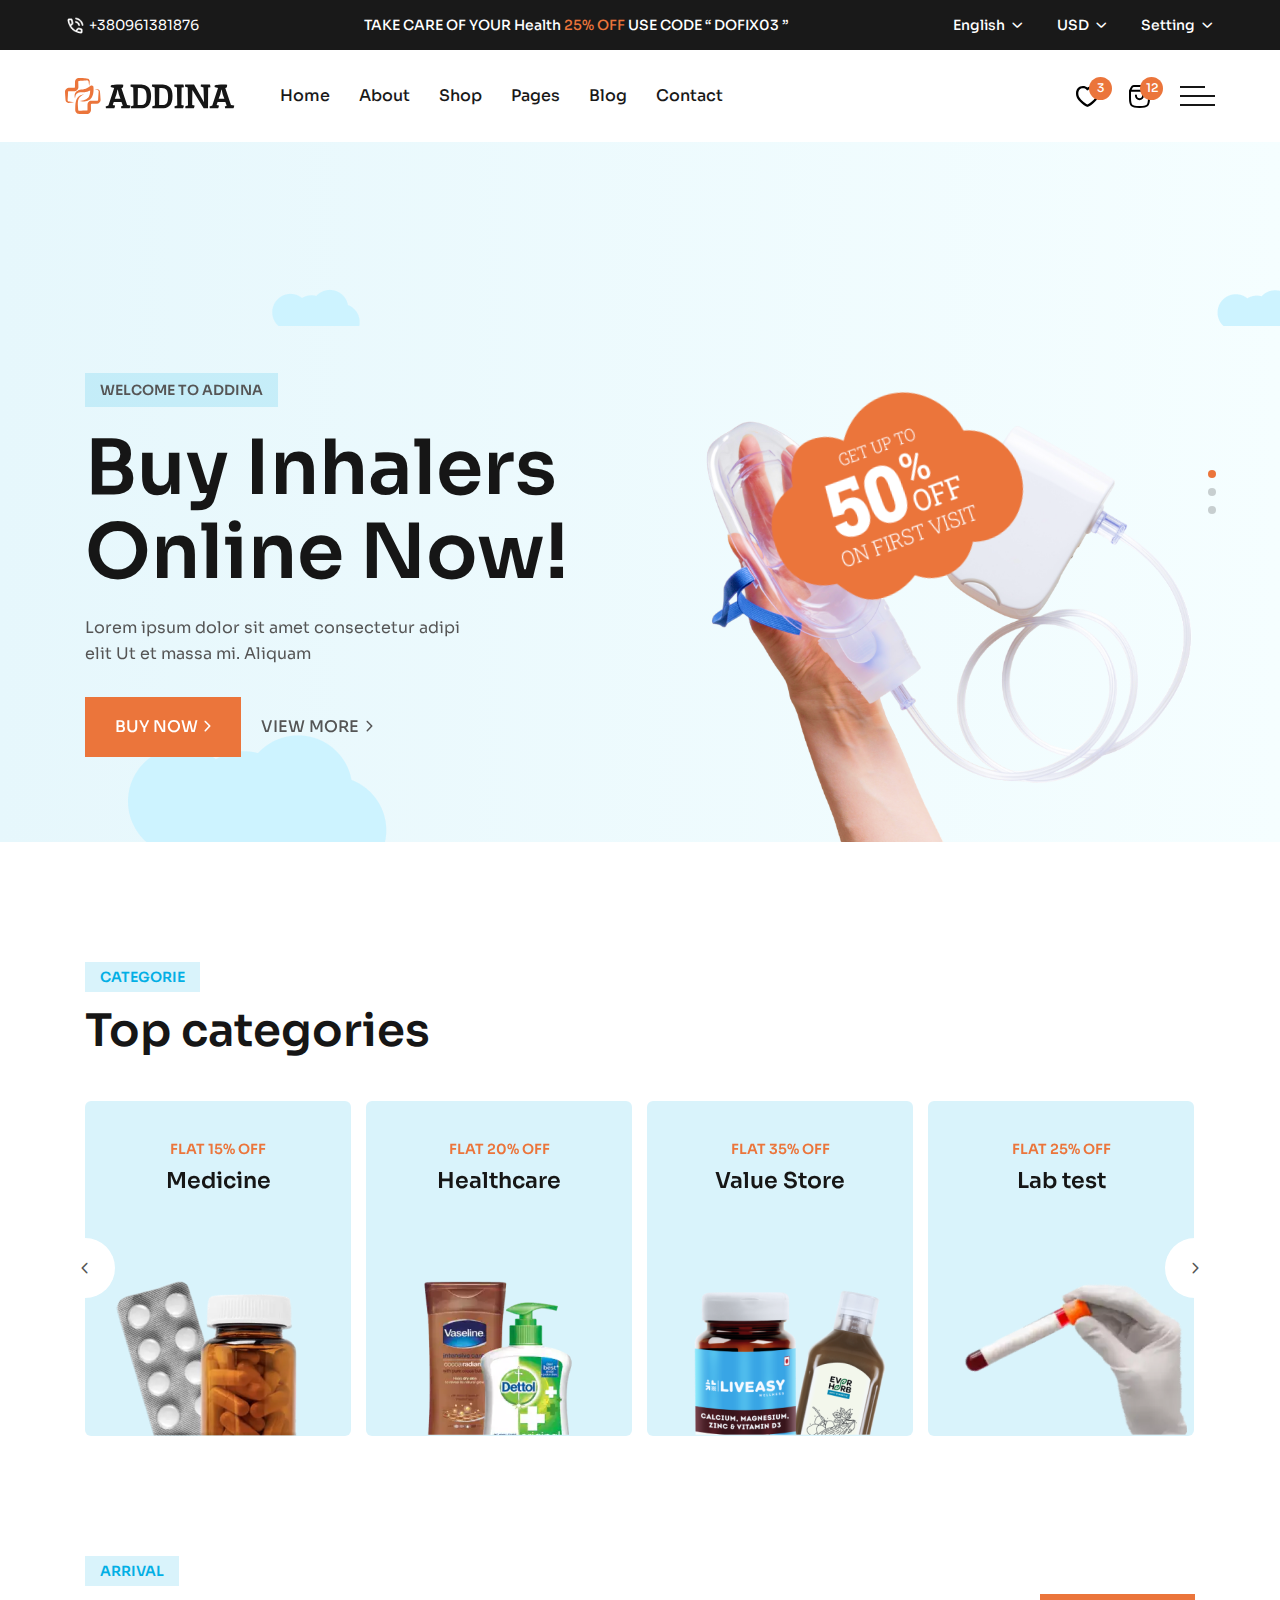
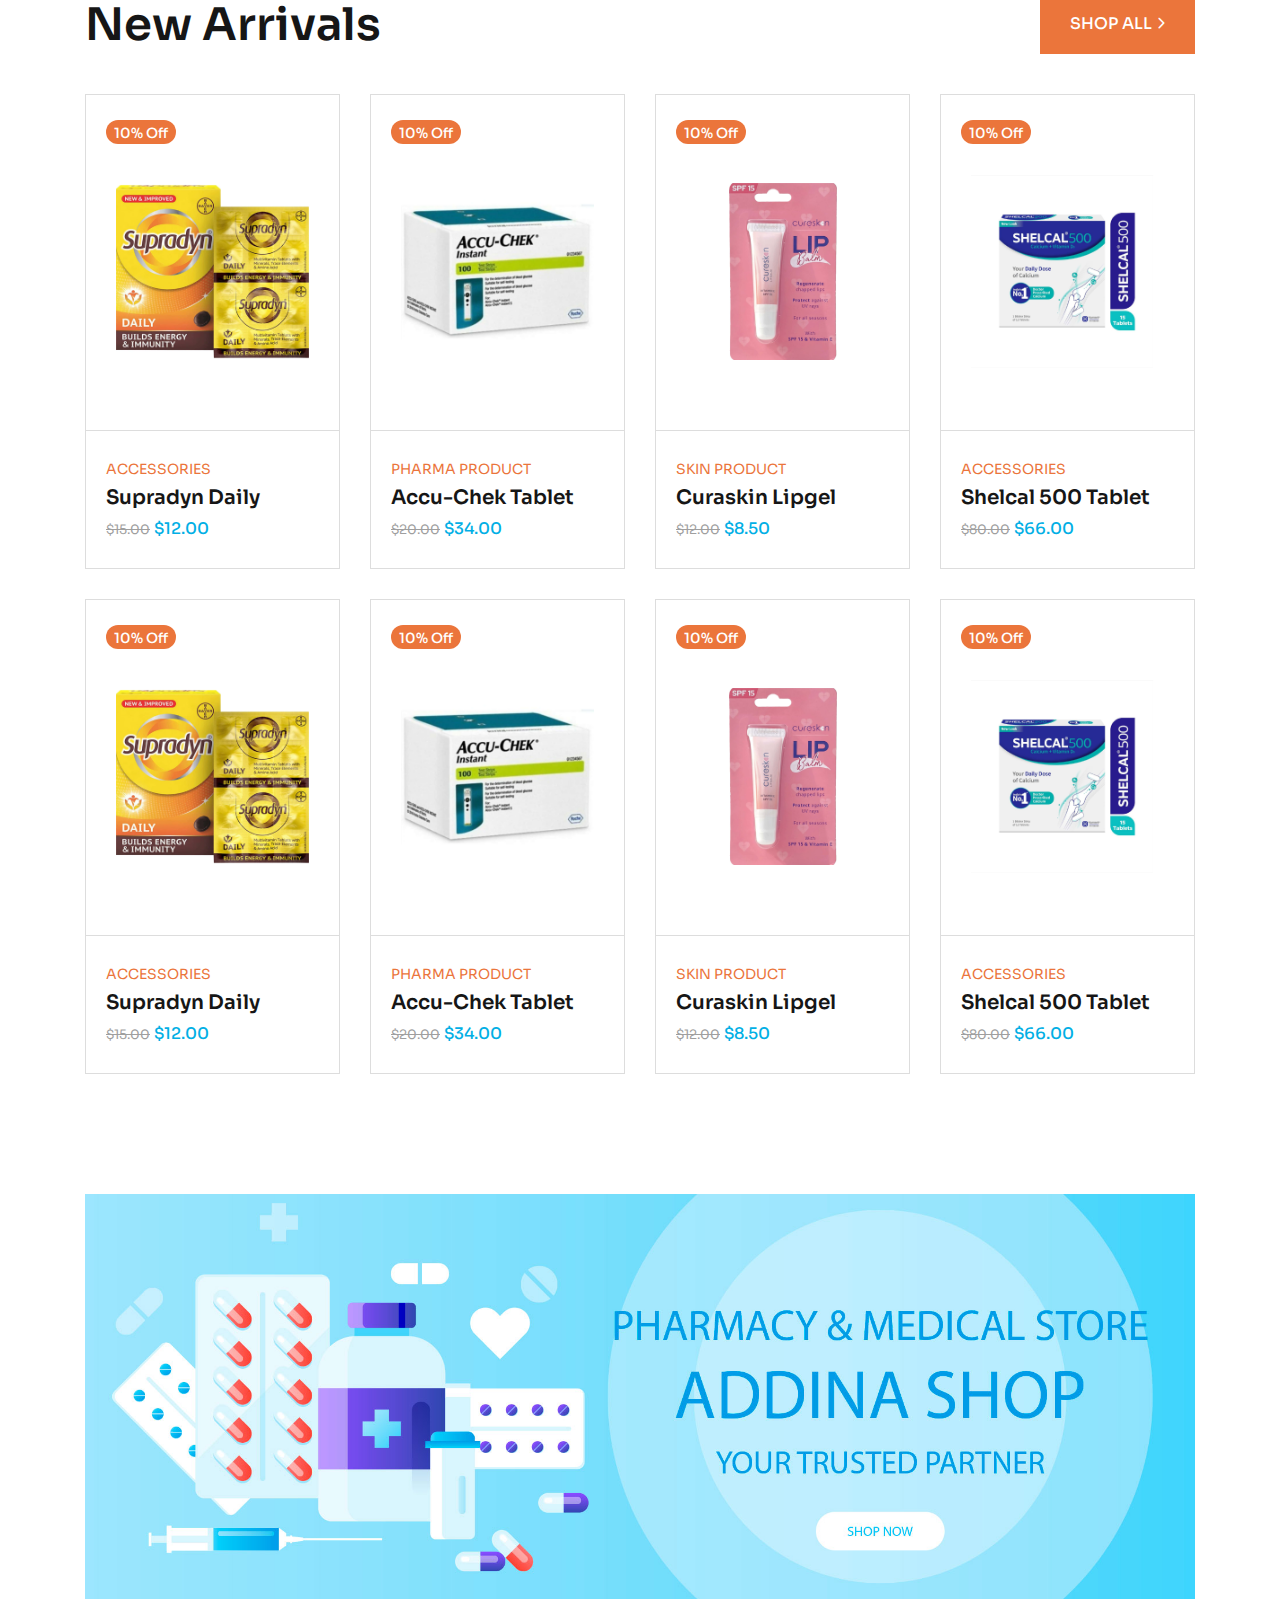
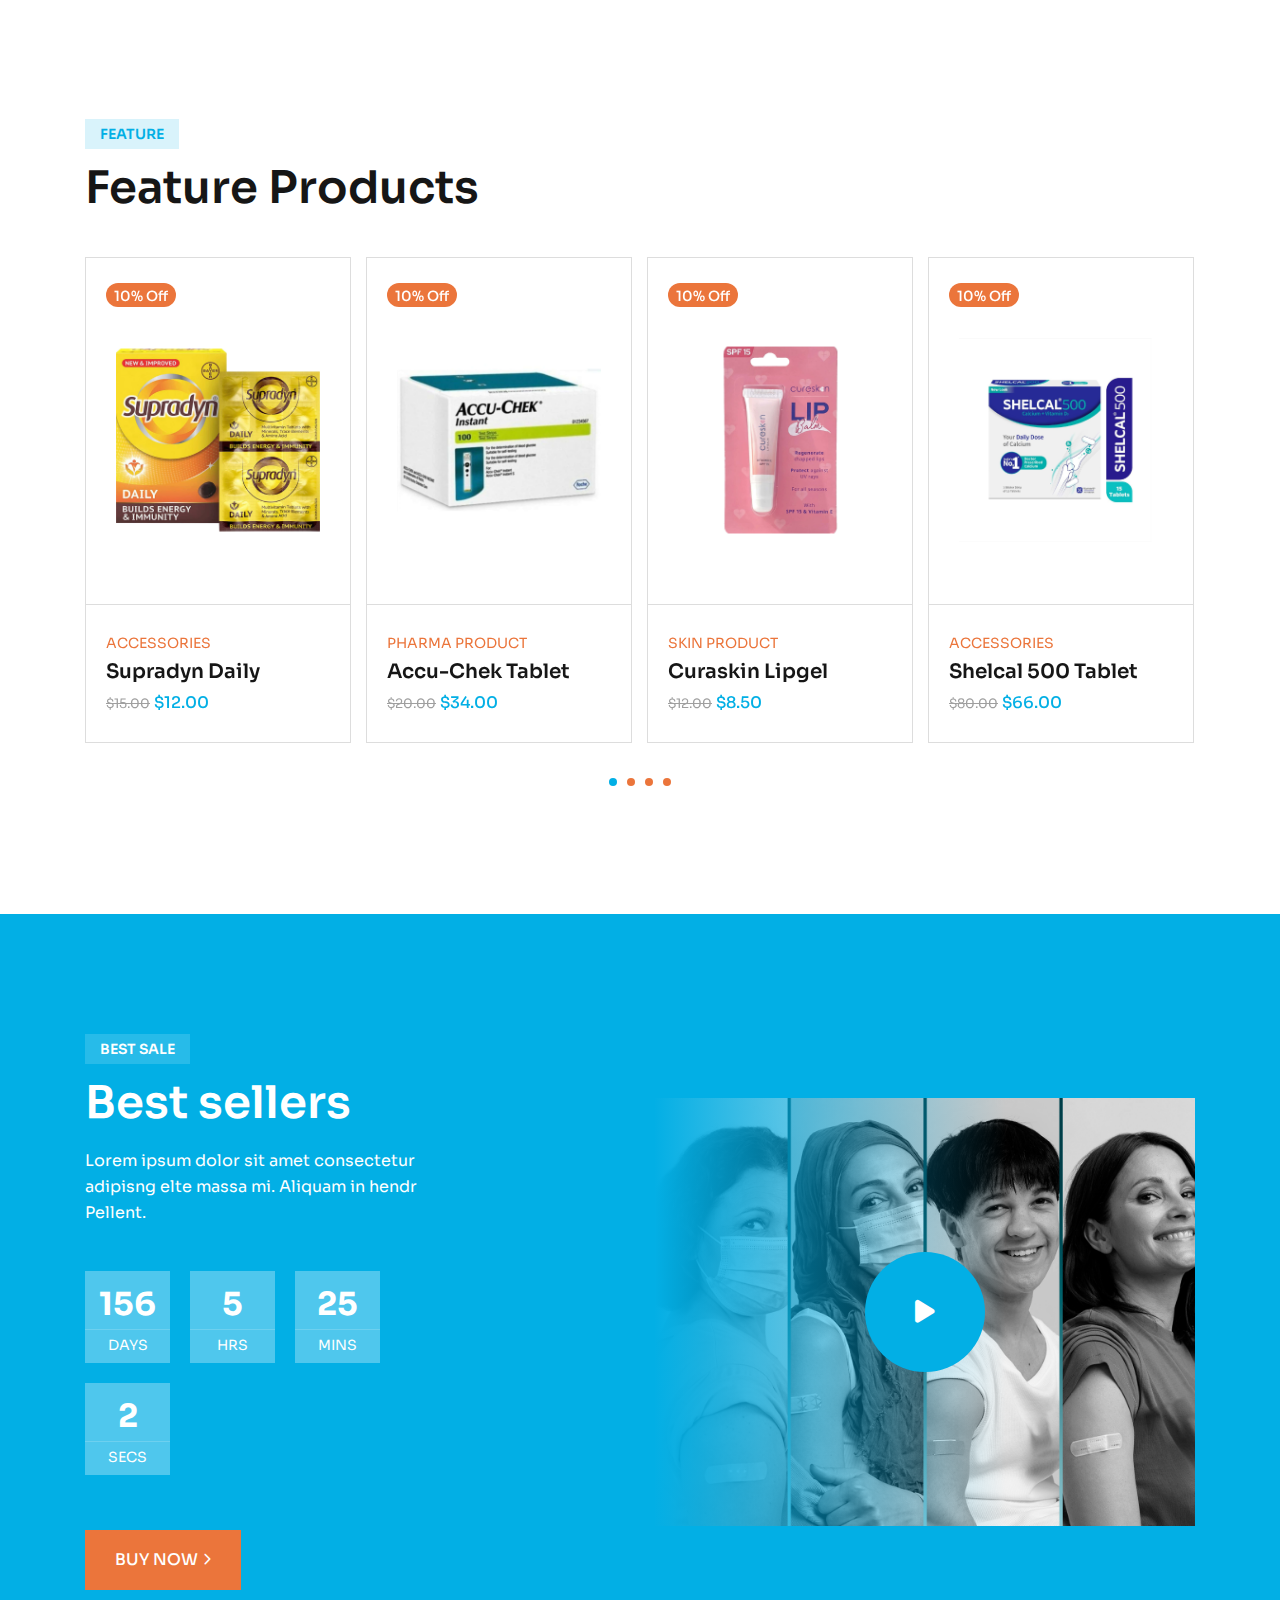
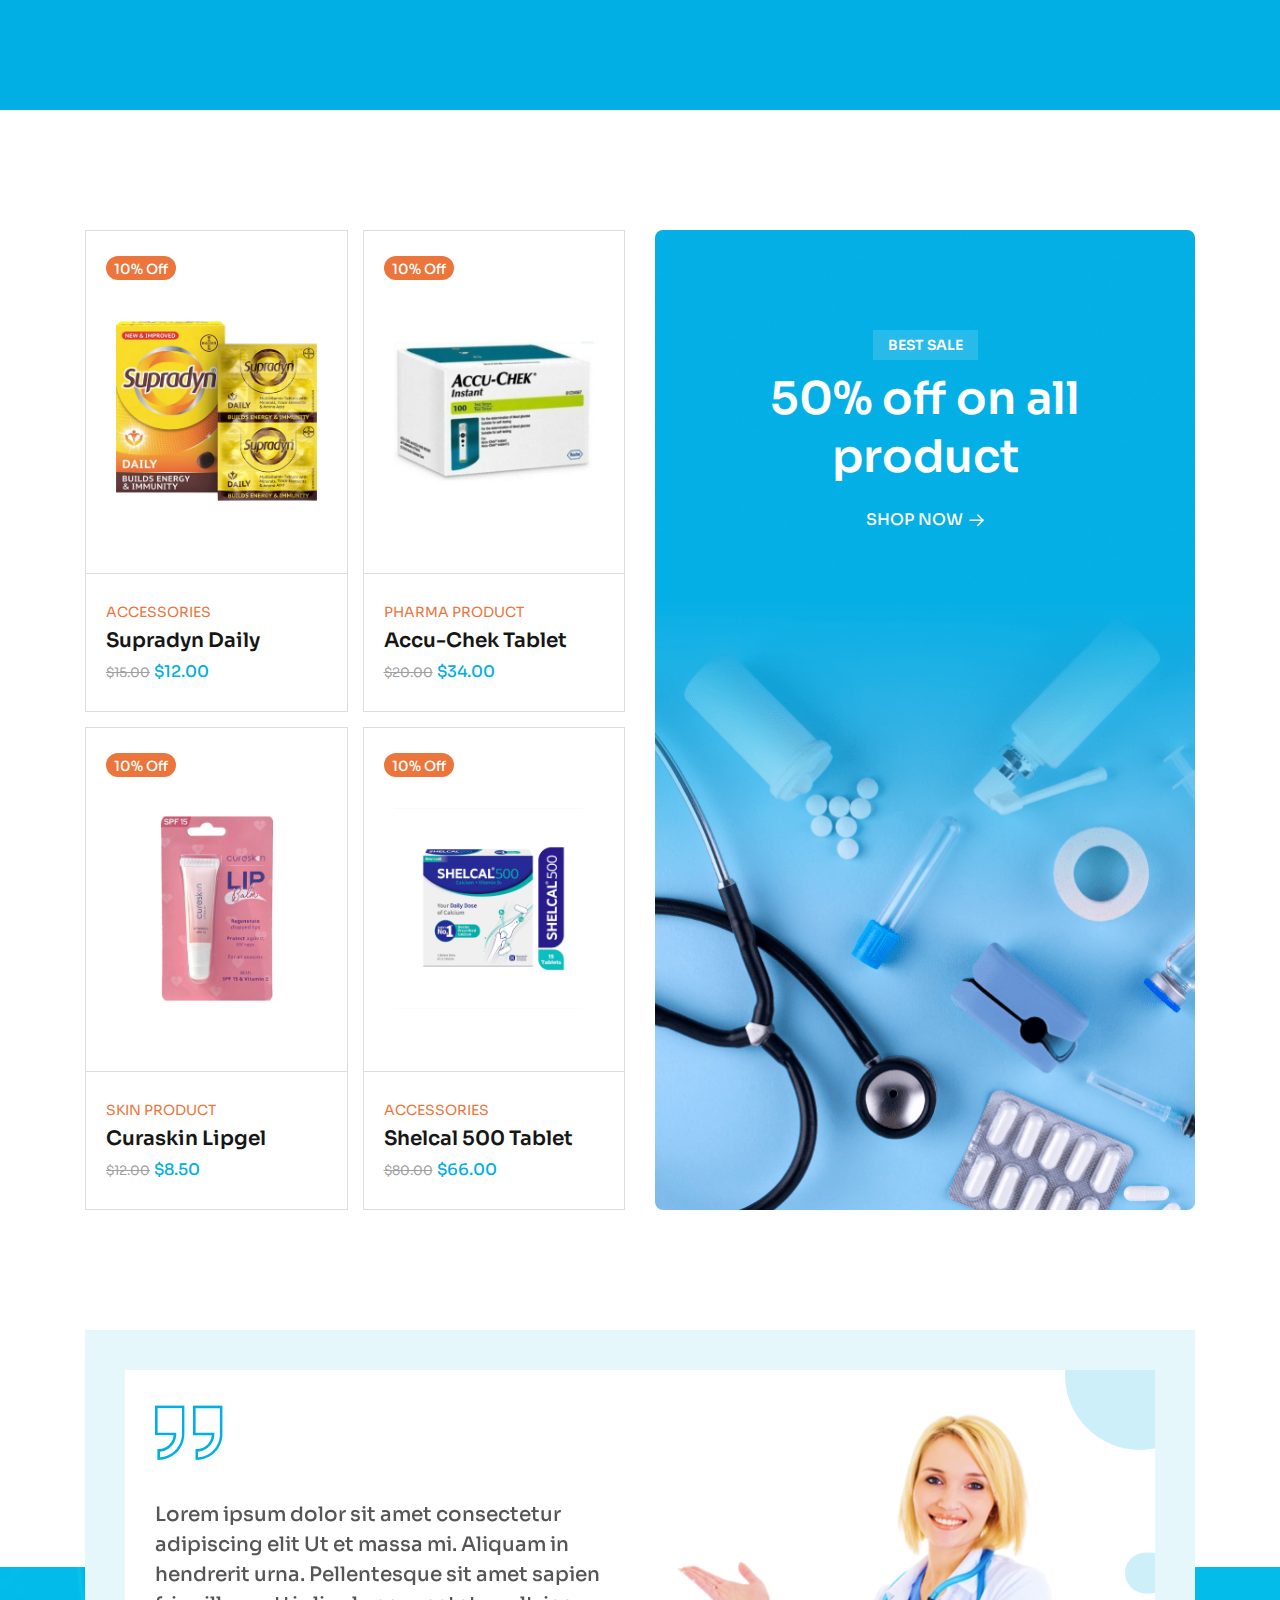
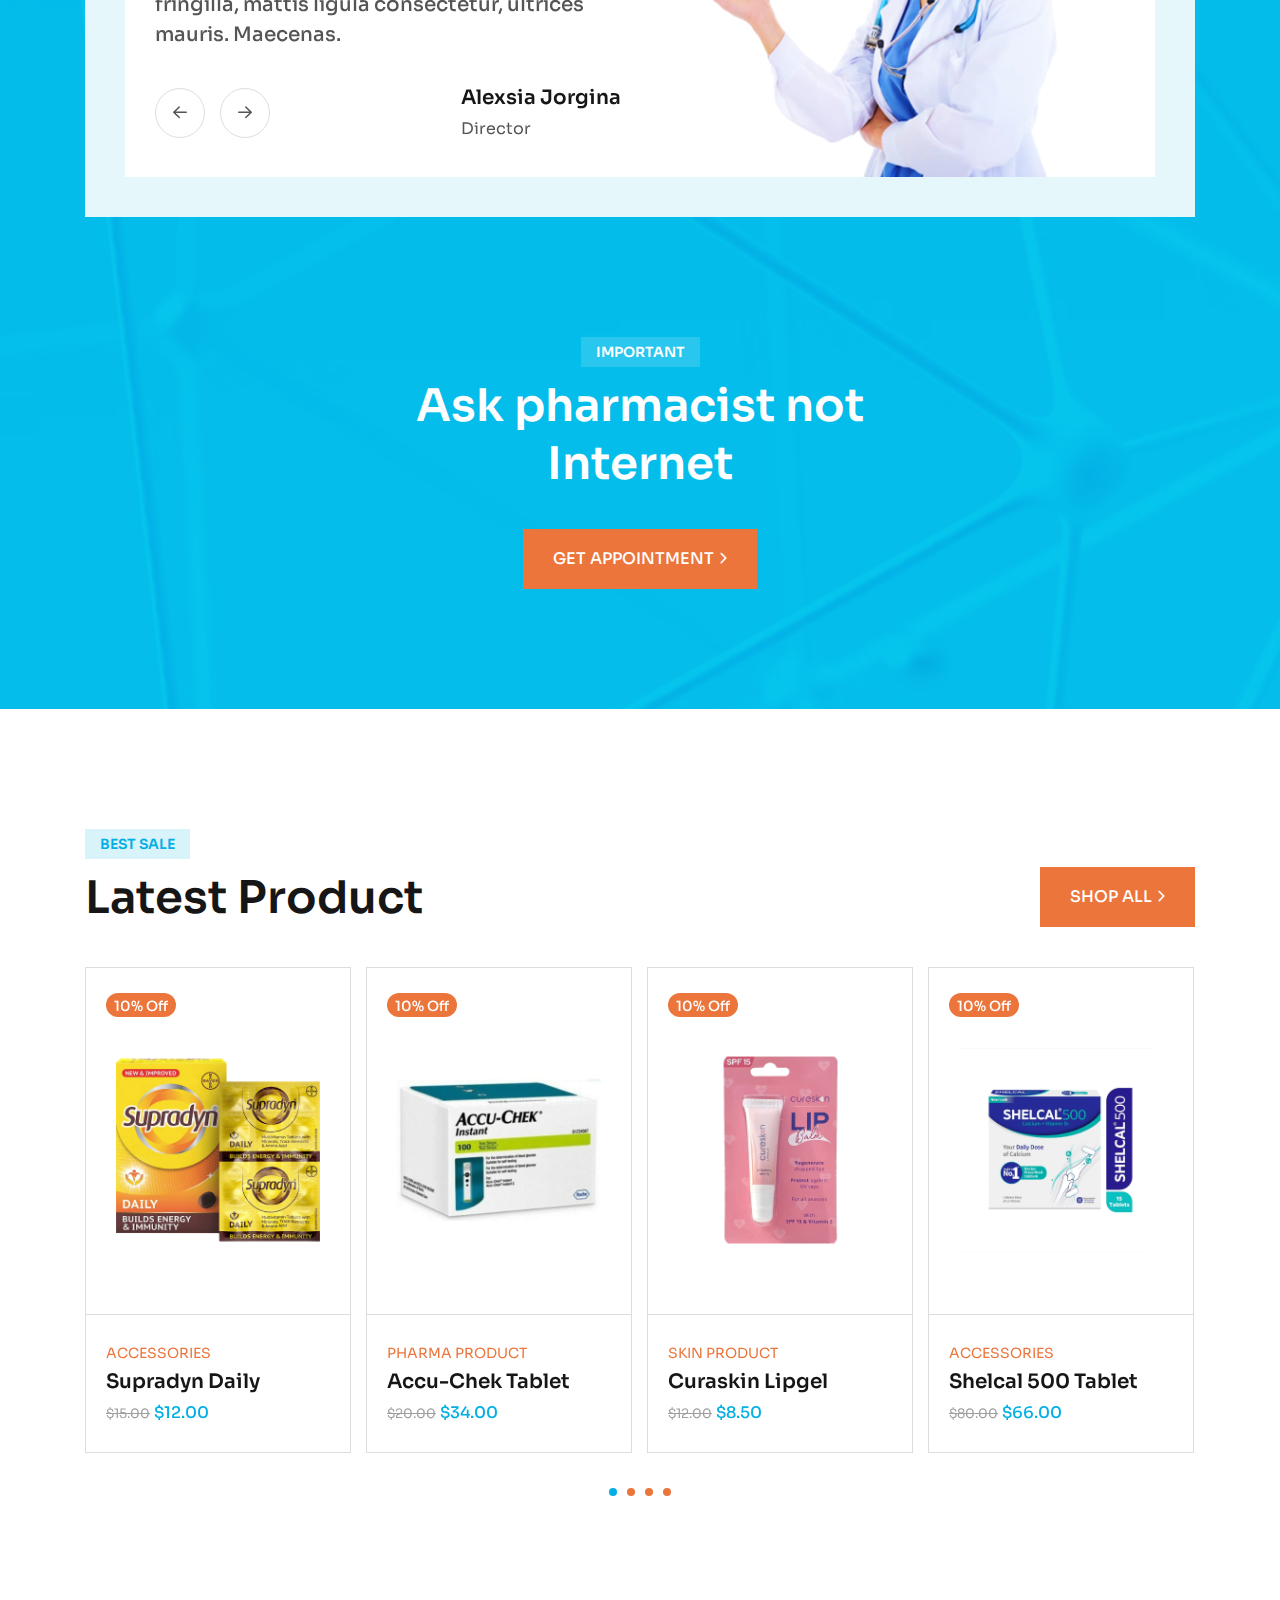
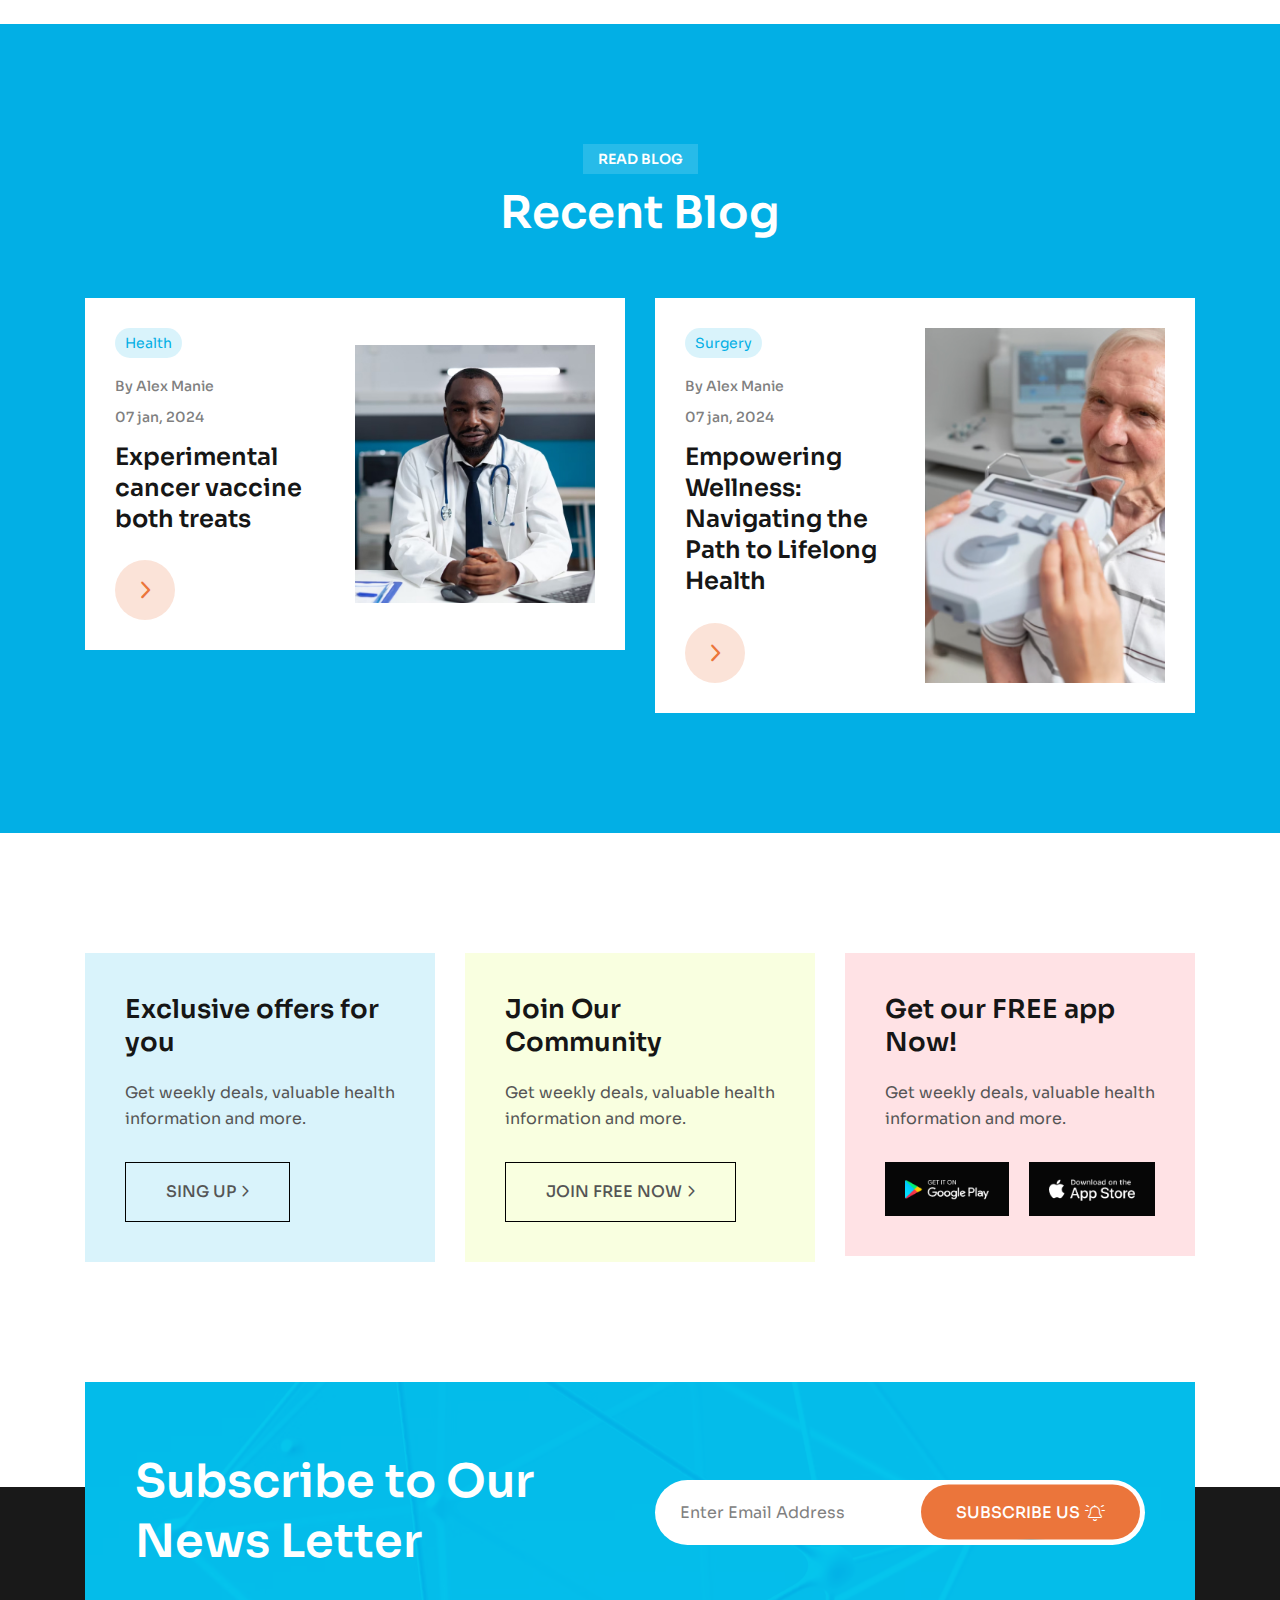
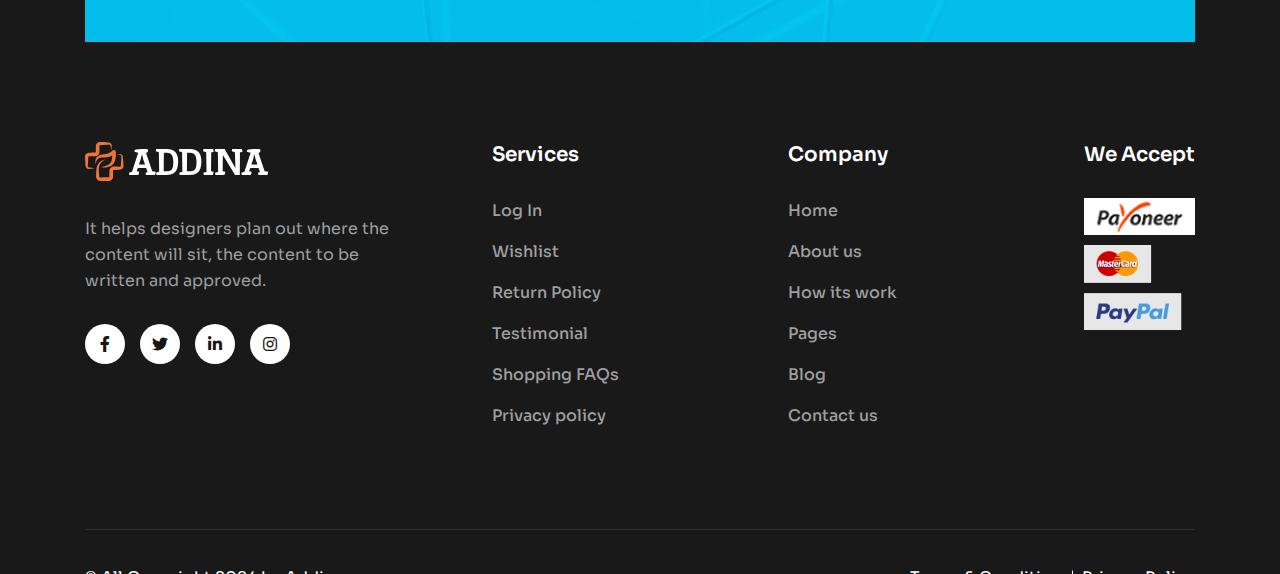
<file: pharmacy.html>
<!doctype html>
<html class="no-js" lang="zxx">

<head>
   <meta charset="utf-8">
   <meta http-equiv="x-ua-compatible" content="ie=edge">
   <title>Addina - Multipurpose eCommerce HTML Template

   </title>
   <meta name="description" content="">
   <meta name="viewport" content="width=device-width, initial-scale=1">

   <!-- Place favicon.ico in the root directory -->
   <link rel="shortcut icon" type="image/x-icon" href="assets/imgs/pharmacy-favicon.png">

   <!-- CSS here -->
   <link rel="stylesheet" href="assets/css/bootstrap.min.css">
   <link rel="stylesheet" href="assets/css/meanmenu.min.css">
   <link rel="stylesheet" href="assets/css/animate.css">
   <link rel="stylesheet" href="assets/css/swiper.min.css">
   <link rel="stylesheet" href="assets/css/slick.css">
   <link rel="stylesheet" href="assets/css/magnific-popup.css">
   <link rel="stylesheet" href="assets/css/fontawesome-pro.css">
   <link rel="stylesheet" href="assets/css/spacing.css">
   <link rel="stylesheet" href="assets/css/pharmecy.css">
</head>

<body>

   <!-- preloader start -->
   <div id="preloader">
      <div class="bd-loader-inner">
         <div class="bd-loader">
            <span class="bd-loader-item"></span>
            <span class="bd-loader-item"></span>
            <span class="bd-loader-item"></span>
            <span class="bd-loader-item"></span>
            <span class="bd-loader-item"></span>
            <span class="bd-loader-item"></span>
            <span class="bd-loader-item"></span>
            <span class="bd-loader-item"></span>
         </div>
      </div>
   </div>
   <!-- preloader start -->

   <!-- Back to top start -->
   <div class="backtotop-wrap cursor-pointer">
      <svg class="backtotop-circle svg-content" width="100%" height="100%" viewBox="-1 -1 102 102">
         <path d="M50,1 a49,49 0 0,1 0,98 a49,49 0 0,1 0,-98" />
      </svg>
   </div>
   <!-- Back to top end -->

   <!-- search area start -->
   <div class="df-search-area">
      <div class="container">
         <div class="row">
            <div class="col-xl-12">
               <div class="df-search-form">
                  <div class="df-search-close text-center mb-20">
                     <button class="df-search-close-btn df-search-close-btn"></button>
                  </div>
                  <form action="#">
                     <div class="df-search-input mb-10">
                        <input type="text" placeholder="Search for product...">
                        <button type="submit"><i class="flaticon-search-1"></i></button>
                     </div>
                     <div class="df-search-category">
                        <span>Search by : </span>
                        <a href="#">Healthline, </a>
                        <a href="#">COVID-19, </a>
                        <a href="#">Surgery, </a>
                        <a href="#">Surgeon, </a>
                        <a href="#">Medical research</a>
                     </div>
                  </form>
               </div>
            </div>
         </div>
      </div>
   </div>
   <div class="body-overlay"></div>
   <!-- search area end -->

   <!-- Offcanvas area start -->
   <div class="fix">
      <div class="offcanvas__info">
         <div class="offcanvas__wrapper">
            <div class="offcanvas__content">
               <div class="offcanvas__top mb-40 d-flex justify-content-between align-items-center">
                  <div class="offcanvas__logo">
                     <a href="pharmacy.html">
                        <img src="assets/imgs/logo/logo-white.svg" alt="logo not found">
                     </a>
                  </div>
                  <div class="offcanvas__close">
                     <button>
                        <i class="fal fa-times"></i>
                     </button>
                  </div>
               </div>
               <div class="offcanvas__search mb-25">
                  <form action="#">
                     <input type="text" placeholder="What are you searching for?">
                     <button type="submit"><i class="far fa-search"></i></button>
                  </form>
               </div>
               <div class="mobile-menu fix mb-40"></div>
               <div class="offcanvas__contact mt-30 mb-20">
                  <h4>Contact Info</h4>
                  <ul>
                     <li class="d-flex align-items-center">
                        <div class="offcanvas__contact-icon mr-15">
                           <i class="fal fa-map-marker-alt"></i>
                        </div>
                        <div class="offcanvas__contact-text">
                           <a target="_blank"
                              href="https://www.google.com/maps/place/Dhaka/@23.7806207,90.3492859,12z/data=!3m1!4b1!4m5!3m4!1s0x3755b8b087026b81:0x8fa563bbdd5904c2!8m2!3d23.8104753!4d90.4119873">12/A,
                              Mirnada City Tower, NYC</a>
                        </div>
                     </li>
                     <li class="d-flex align-items-center">
                        <div class="offcanvas__contact-icon mr-15">
                           <i class="far fa-phone"></i>
                        </div>
                        <div class="offcanvas__contact-text">
                           <a href="tel:+088889797697">+088889797697</a>
                        </div>
                     </li>
                     <li class="d-flex align-items-center">
                        <div class="offcanvas__contact-icon mr-15">
                           <i class="fal fa-envelope"></i>
                        </div>
                        <div class="offcanvas__contact-text">
                           <a href="tel:+012-345-6789"><span class="mailto:support@mail.com">support@mail.com</span></a>
                        </div>
                     </li>
                  </ul>
               </div>
               <div class="offcanvas__social">
                  <ul>
                     <li><a href="#"><i class="fab fa-facebook-f"></i></a></li>
                     <li><a href="#"><i class="fab fa-twitter"></i></a></li>
                     <li><a href="#"><i class="fab fa-youtube"></i></a></li>
                     <li><a href="#"><i class="fab fa-linkedin"></i></a></li>
                  </ul>
               </div>
            </div>
         </div>
      </div>
   </div>
   <div class="offcanvas__overlay"></div>
   <div class="offcanvas__overlay-white"></div>
   <!-- Offcanvas area start -->

   <!-- Add cart modal area start -->
   <div class="product-modal-sm modal fade" id="producQuickViewModal" tabindex="-1">
      <div class="modal-dialog modal-dialog-centered">
         <div class="modal-content">
            <div class="product-modal">
               <div class="product-modal-wrapper p-relative">
                  <button type="button" class="close product-modal-close" data-bs-dismiss="modal" aria-label="Close">
                     <i class="fal fa-times"></i>
                  </button>
                  <div class="modal__inner">
                     <div class="bd__shop-details-inner">
                        <div class="row">
                           <div class="col-xxl-6 col-lg-6">
                              <div class="product__details-thumb-wrapper d-sm-flex align-items-start">
                                 <div class="product__details-thumb-tab mr-20">
                                    <nav>
                                       <div class="nav nav-tabs flex-nowrap flex-sm-column" id="nav-tab" role="tablist">
                                          <button class="nav-link active" id="img-1-tab" data-bs-toggle="tab"
                                             data-bs-target="#img-1" type="button" role="tab" aria-controls="img-1"
                                             aria-selected="true">
                                             <img src="assets/imgs/product/details/details-01.png"
                                                alt="product-sm-thumb">
                                          </button>
                                          <button class="nav-link" id="img-2-tab" data-bs-toggle="tab"
                                             data-bs-target="#img-2" type="button" role="tab" aria-controls="img-3"
                                             aria-selected="false">
                                             <img src="assets/imgs/product/details/details-02.png"
                                                alt="product-sm-thumb">
                                          </button>
                                          <button class="nav-link" id="img-3-tab" data-bs-toggle="tab"
                                             data-bs-target="#img-3" type="button" role="tab" aria-controls="img-3"
                                             aria-selected="false">
                                             <img src="assets/imgs/product/details/details-03.png"
                                                alt="product-sm-thumb">
                                          </button>
                                       </div>
                                    </nav>
                                 </div>
                                 <div class="product__details-thumb-tab-content">
                                    <div class="tab-content" id="productthumbcontent">
                                       <div class="tab-pane fade show active" id="img-1" role="tabpanel"
                                          aria-labelledby="img-1-tab">
                                          <div class="product__details-thumb-big w-img">
                                             <img src="assets/imgs/product/details/details-01.png" alt="">
                                          </div>
                                       </div>
                                       <div class="tab-pane fade" id="img-2" role="tabpanel"
                                          aria-labelledby="img-2-tab">
                                          <div class="product__details-thumb-big w-img">
                                             <img src="assets/imgs/product/details/details-02.png" alt="">
                                          </div>
                                       </div>
                                       <div class="tab-pane fade" id="img-3" role="tabpanel"
                                          aria-labelledby="img-3-tab">
                                          <div class="product__details-thumb-big w-img">
                                             <img src="assets/imgs/product/details/details-03.png" alt="">
                                          </div>
                                       </div>
                                    </div>
                                 </div>
                              </div>
                           </div>
                           <div class="col-xxl-6 col-lg-6">
                              <div class="product__details-content">
                                 <div class="product__details-top d-flex flex-wrap gap-3 align-items-center mb-15">
                                    <div class="product__details-tag">
                                       <a href="#">Construction</a>
                                    </div>
                                    <div class="product__details-rating">
                                       <a href="#"><i class="fa-solid fa-star"></i></a>
                                       <a href="#"><i class="fa-solid fa-star"></i></a>
                                       <a href="#"><i class="fa-regular fa-star"></i></a>
                                    </div>
                                    <div class="product__details-review-count">
                                       <a href="#">10 Reviews</a>
                                    </div>
                                 </div>
                                 <h3 class="product__details-title">Disposable Surgical Face Mask</h3>
                                 <div class="product__details-price">
                                    <span class="old-price">$30.35</span>
                                    <span class="new-price">$19.25</span>
                                 </div>
                                 <p>Priyoshop has brought to you the Hijab 3 Pieces Combo Pack PS23. It is a completely
                                    modern design and you feel comfortable to put on this hijab. Buy it at the best
                                    price.</p>

                                 <div class="product__details-action mb-35">
                                    <div class="product__quantity">
                                       <div class="product-quantity-wrapper">
                                          <form action="#">
                                             <button class="cart-minus"><i class="fa-light fa-minus"></i></button>
                                             <input class="cart-input" type="text" value="1">
                                             <button class="cart-plus"><i class="fa-light fa-plus"></i></button>
                                          </form>
                                       </div>
                                    </div>
                                    <div class="product__add-cart">
                                       <a href="javascript:void(0)" class="fill-btn cart-btn">
                                          <span class="fill-btn-inner">
                                             <span class="fill-btn-normal">Add To Cart<i
                                                   class="fa-solid fa-basket-shopping"></i></span>
                                             <span class="fill-btn-hover">Add To Cart<i
                                                   class="fa-solid fa-basket-shopping"></i></span>
                                          </span>
                                       </a>
                                    </div>
                                    <div class="product__add-wish">
                                       <a href="#" class="product__add-wish-btn"><i class="fa-solid fa-heart"></i></a>
                                    </div>
                                 </div>
                                 <div class="product__details-meta">
                                    <div class="sku">
                                       <span>SKU:</span>
                                       <a href="#">BO1D0MX8SJ</a>
                                    </div>
                                    <div class="categories">
                                       <span>Categories:</span> <a href="#">Milk,</a> <a href="#">Cream,</a> <a
                                          href="#">Fermented.</a>
                                    </div>
                                    <div class="tag">
                                       <span>Tags:</span> <a href="#"> Cheese,</a> <a href="#">Custard,</a> <a
                                          href="#">Frozen</a>
                                    </div>
                                 </div>
                              </div>
                           </div>
                        </div>
                     </div>
                  </div>
               </div>
            </div>
         </div>
      </div>
   </div>
   <!-- Add cart modal area end -->

   <!-- Header area start -->
   <header>
      <div class="header">
         <div class="header-top-area">
            <div class="header-layout-4">
               <div class="header-to-main d-none d-sm-flex">
                  <div class="link-text">
                     <span><img src="assets/imgs/icons/call.png" alt=""></span>
                     <a href="tel:+380961381876">+380961381876</a>
                  </div>
                  <div class="header-top-notice d-none d-lg-block">
                     <p>TAKE CARE OF YOUR Health <span class="text-color-2">25% OFF</span> USE CODE “ DOFIX03 ”</p>
                  </div>
                  <div class="tp-header-top-menu d-flex align-items-center justify-content-end">
                     <div class="header-lang-item header-lang">
                        <span class="header-lang-toggle" id="header-lang-toggle">English</span>
                        <ul class="">
                           <li>
                              <a href="#">Spanish</a>
                           </li>
                           <li>
                              <a href="#">Russian</a>
                           </li>
                           <li>
                              <a href="#">Portuguese</a>
                           </li>
                        </ul>
                     </div>
                     <div class="header-lang-item tp-header-currency">
                        <span class="header-currency-toggle" id="header-currency-toggle">USD</span>
                        <ul>
                           <li>
                              <a href="#">EUR</a>
                           </li>
                           <li>
                              <a href="#">CHF</a>
                           </li>
                           <li>
                              <a href="#">GBP</a>
                           </li>
                           <li>
                              <a href="#">KWD</a>
                           </li>
                        </ul>
                     </div>
                     <div class="header-lang-item tp-header-setting">
                        <span class="header-setting-toggle" id="header-setting-toggle">Setting</span>
                        <ul>
                           <li>
                              <a href="#">My Profile</a>
                           </li>
                           <li>
                              <a href="wishlist.html">Wishlist</a>
                           </li>
                           <li>
                              <a href="cart.html">Cart</a>
                           </li>
                           <li>
                              <a href="#">Logout</a>
                           </li>
                        </ul>
                     </div>
                  </div>
               </div>
            </div>
         </div>
         <div class="header-layout-4 header-bottom">
            <div id="header-sticky" class="header-4">
               <div class="mega-menu-wrapper">
                  <div class="header-main-4">
                     <div class="header-left">
                        <div class="header-logo">
                           <a href="pharmacy.html">
                              <img src="assets/imgs/logo/logo.svg" alt="logo not found">
                           </a>
                        </div>
                        <div class="mean__menu-wrapper d-none d-lg-block">
                           <div class="main-menu">
                              <nav id="mobile-menu">
                                 <ul>
                                    <li class="has-dropdown">
                                       <a href="index.html">Home</a>
                                       <ul class="submenu">
                                          <li><a href="pharmacy.html">Pharmacy Store</a></li>
                                          <li><a href="index.html">Furniture Store</a></li>
                                          <li><a href="grocery.html">Grocery Store</a></li>
                                       </ul>
                                    </li>
                                    <li>
                                       <a href="about.html">About</a>
                                    </li>
                                    <li class="has-dropdown">
                                       <a href="pharmacy-product.html">Shop</a>
                                       <ul class="submenu">
                                          <li><a href="pharmacy-product.html">Product</a></li>
                                          <li><a href="pharmacy-details.html">Product Details</a></li>
                                          <li><a href="wishlist-pharmacy.html">Wishlist</a></li>
                                          <li><a href="cart-pharmacy.html">Cart</a></li>
                                          <li><a href="checkout-pharmacy.html">Checkout</a></li>
                                       </ul>
                                    </li>
                                    <li class="has-dropdown">
                                       <a href="about.html">Pages</a>
                                       <ul class="submenu">
                                          <li><a href="about.html">About Us</a></li>
                                          <li><a href="store.html">Find a Store</a></li>
                                          <li><a href="portfolio.html">Portfolio</a></li>
                                          <li><a href="portfolio-details.html">Portfolio Details</a></li>
                                          <li><a href="faq.html">Faq</a></li>
                                          <li><a href="coming-soon.html">Coming Soon</a></li>
                                          <li><a href="error.html">404</a></li>
                                       </ul>
                                    </li>
                                    <li class="has-dropdown">
                                       <a href="blog.html">Blog</a>
                                       <ul class="submenu">
                                          <li><a href="blog.html">Blog Default</a></li>
                                          <li><a href="blog-grid.html">Blog Grid</a></li>
                                          <li><a href="blog-details.html">Blog Details</a></li>
                                       </ul>
                                    </li>
                                    <li>
                                       <a href="contact.html">Contact</a>
                                    </li>
                                 </ul>
                              </nav>
                           </div>
                        </div>
                     </div>
                     <div class="header-right d-inline-flex align-items-center justify-content-end">
                        <div class="header-search d-none d-xxl-block">
                           <form action="#">
                              <input type="text" placeholder="Search...">
                              <button type="submit">
                                 <svg width="18" height="18" viewBox="0 0 18 18" fill="none"
                                    xmlns="http://www.w3.org/2000/svg">
                                    <path d="M13.4443 13.4445L16.9999 17" stroke="white" stroke-width="2"
                                       stroke-linecap="round" stroke-linejoin="round" />
                                    <path
                                       d="M15.2222 8.11111C15.2222 12.0385 12.0385 15.2222 8.11111 15.2222C4.18375 15.2222 1 12.0385 1 8.11111C1 4.18375 4.18375 1 8.11111 1C12.0385 1 15.2222 4.18375 15.2222 8.11111Z"
                                       stroke="white" stroke-width="2" />
                                 </svg>
                              </button>
                           </form>
                        </div>
                        <div class="header-action d-flex align-items-center ml-30">
                           <div class="header-action-item">
                              <a href="wishlist.html" class="header-action-btn">
                                 <svg width="23" height="21" viewBox="0 0 23 21" fill="none"
                                    xmlns="http://www.w3.org/2000/svg">
                                    <path
                                       d="M21.2743 2.33413C20.6448 1.60193 19.8543 1.01306 18.9596 0.609951C18.0649 0.206838 17.0883 -0.0004864 16.1002 0.00291444C14.4096 -0.0462975 12.7637 0.529279 11.5011 1.61122C10.2385 0.529279 8.59252 -0.0462975 6.90191 0.00291444C5.91383 -0.0004864 4.93727 0.206838 4.04257 0.609951C3.14788 1.01306 2.35732 1.60193 1.72785 2.33413C0.632101 3.61193 -0.514239 5.92547 0.245772 9.69587C1.4588 15.7168 10.5548 20.6578 10.9388 20.8601C11.11 20.9518 11.3028 21 11.4988 21C11.6948 21 11.8875 20.9518 12.0587 20.8601C12.445 20.6534 21.541 15.7124 22.7518 9.69587C23.5164 5.92547 22.37 3.61193 21.2743 2.33413ZM20.4993 9.27583C19.6416 13.5326 13.4074 17.492 11.5011 18.6173C8.81516 17.0587 3.28927 13.1457 2.50856 9.27583C1.91872 6.35103 2.72587 4.65208 3.50773 3.74126C3.9212 3.26166 4.43995 2.87596 5.02678 2.61185C5.6136 2.34774 6.25396 2.21175 6.90191 2.21365C7.59396 2.16375 8.28765 2.2871 8.91534 2.57168C9.54304 2.85626 10.0833 3.29235 10.4835 3.83743C10.5822 4.012 10.7278 4.15794 10.9051 4.26003C11.0824 4.36212 11.2849 4.41662 11.4916 4.41787C11.6983 4.41911 11.9015 4.36704 12.0801 4.26709C12.2587 4.16714 12.4062 4.02296 12.5071 3.84959C12.9065 3.30026 13.448 2.86048 14.0781 2.57361C14.7081 2.28674 15.4051 2.16267 16.1002 2.21365C16.7495 2.21061 17.3915 2.34604 17.9798 2.6102C18.5681 2.87435 19.0881 3.26065 19.5025 3.74126C20.282 4.65208 21.0892 6.35103 20.4993 9.27583Z"
                                       fill="black" />
                                 </svg>
                                 <span class="header-action-badge">3</span>
                              </a>
                           </div>
                           <div class="header-action-item">
                              <a href="cart.html" class="header-action-btn cartmini-open-btn">
                                 <svg width="21" height="23" viewBox="0 0 21 23" fill="none"
                                    xmlns="http://www.w3.org/2000/svg">
                                    <path
                                       d="M14.0625 10.6C14.0625 12.5883 12.4676 14.2 10.5 14.2C8.53243 14.2 6.9375 12.5883 6.9375 10.6M1 5.8H20M1 5.8V13C1 20.6402 2.33946 22 10.5 22C18.6605 22 20 20.6402 20 13V5.8M1 5.8L2.71856 2.32668C3.12087 1.5136 3.94324 1 4.84283 1H16.1571C17.0568 1 17.8791 1.5136 18.2814 2.32668L20 5.8"
                                       stroke="black" stroke-width="2" stroke-linecap="round" stroke-linejoin="round" />
                                 </svg>
                                 <span class="header-action-badge">12</span>
                              </a>
                           </div>
                        </div>
                        <div class="header-humbager ml-30">
                           <a class="sidebar__toggle" href="javascript:void(0)">
                              <div class="bar-icon-2">
                                 <span></span>
                                 <span></span>
                                 <span></span>
                              </div>
                           </a>
                           <!-- for wp -->
                           <div class="header__hamburger ml-50 d-none">
                              <button type="button" class="hamburger-btn offcanvas-open-btn">
                                 <span>01</span>
                                 <span>01</span>
                                 <span>01</span>
                              </button>
                           </div>
                        </div>
                     </div>
                  </div>
               </div>
            </div>
         </div>
      </div>
   </header>
   <!-- Header area end -->

   <!-- Body main wrapper start -->
   <main>

      <!-- Banner area start -->
      <section class="banner-4 p-relative fix">
         <div class="swiper banner-active">
            <div class="swiper-wrapper">
               <div class="swiper-slide">
                  <div class="banner-item-4 d-flex align-items-end">
                     <div class="container">
                        <div class="row g-5 align-self-end">
                           <div class="col-xxl-6 col-lg-6">
                              <div class="banner-content-4">
                                 <span>Welcome to Addina</span>
                                 <h2 class="banner-title-4">Buy Inhalers Online Now!</h2>
                                 <p>Lorem ipsum dolor sit amet consectetur adipi elit Ut et massa mi. Aliquam</p>
                                 <div class="banner-btn-wrapper">
                                    <a class="solid-btn" href="pharmacy-pharmacy-product.html">Buy Now<span><i
                                             class="fa-regular fa-angle-right"></i></span></a>
                                    <a class="text-btn" href="pharmacy-pharmacy-product.html">View More<span><i
                                             class="fa-regular fa-angle-right"></i></span></a>
                                 </div>
                              </div>
                           </div>
                           <div class="col-xxl-6 col-lg-6">
                              <div class="banner-thumb-wrapper-4 p-relative">
                                 <div class="banner-thumb-4">
                                    <img src="assets/imgs/banner/banner-4-1.png" alt="">
                                 </div>
                                 <div class="banner-discount d-none d-sm-block">
                                    <img src="assets/imgs/shapes/discount.png" alt="">
                                 </div>
                              </div>
                           </div>
                        </div>
                     </div>
                  </div>
               </div>
               <div class="swiper-slide">
                  <div class="banner-item-4 d-flex align-items-end">
                     <div class="container">
                        <div class="row align-self-end">
                           <div class="col-xxl-6 col-lg-6">
                              <div class="banner-content-4">
                                 <span>Welcome to Addina</span>
                                 <h2 class="banner-title-4">Premium Face Masks!</h2>
                                 <p>Lorem ipsum dolor sit amet consectetur adipi elit Ut et massa mi. Aliquam</p>
                                 <div class="banner-btn-wrapper">
                                    <a class="solid-btn" href="pharmacy-pharmacy-product.html">Buy Now<span><i
                                             class="fa-regular fa-angle-right"></i></span></a>
                                    <a class="text-btn" href="pharmacy-pharmacy-product.html">View More<span><i
                                             class="fa-regular fa-angle-right"></i></span></a>
                                 </div>
                              </div>
                           </div>
                           <div class="col-xxl-6 col-lg-6">
                              <div class="banner-thumb-wrapper-4 p-relative">
                                 <div class="banner-thumb-4">
                                    <img src="assets/imgs/banner/banner-4-2.png" alt="">
                                 </div>
                                 <div class="banner-discount d-none d-sm-block">
                                    <img src="assets/imgs/shapes/discount.png" alt="">
                                 </div>
                              </div>
                           </div>
                        </div>
                     </div>
                  </div>
               </div>
               <div class="swiper-slide">
                  <div class="banner-item-4 d-flex align-items-end">
                     <div class="container">
                        <div class="row g-5 align-self-end">
                           <div class="col-xxl-6 col-lg-6">
                              <div class="banner-content-4">
                                 <span>Welcome to Addina</span>
                                 <h2 class="banner-title-4">Premium Face Masks!</h2>
                                 <p>Lorem ipsum dolor sit amet consectetur adipi elit Ut et massa mi. Aliquam</p>
                                 <div class="banner-btn-wrapper">
                                    <a class="solid-btn" href="pharmacy-details.html">Buy Now<span><i
                                             class="fa-regular fa-angle-right"></i></span></a>
                                    <a class="text-btn" href="service.html">View More<span><i
                                             class="fa-regular fa-angle-right"></i></span></a>
                                 </div>
                              </div>
                           </div>
                           <div class="col-xxl-6 col-lg-6">
                              <div class="banner-thumb-wrapper-4 p-relative">
                                 <div class="banner-thumb-4">
                                    <img src="assets/imgs/banner/banner-4-2.png" alt="">
                                 </div>
                                 <div class="banner-discount d-none d-sm-block">
                                    <img src="assets/imgs/shapes/discount.png" alt="">
                                 </div>
                              </div>
                           </div>
                        </div>
                     </div>
                  </div>
               </div>
            </div>
            <!-- If we need pagination -->
            <div class="banner-dot-inner">
               <div class="banner-dot"></div>
            </div>
            <div class="banner-4-shape">
               <img class="shape-1 d-none d-md-block" src="assets/imgs/shapes/banner-shape-4-01.png" alt="">
               <img class="shape-2 d-none d-lg-block" src="assets/imgs/shapes/banner-shape-4-02.png" alt="">
               <img class="shape-3 d-none d-md-block" src="assets/imgs/shapes/banner-shape-4-03.png" alt="">
            </div>
         </div>
      </section>
      <!-- Banner area end -->

      <!-- discount area start -->
      <section class="discount-area p-relative section-space">
         <div class="container">
            <div class="section-title-wrapper-4 mb-40">
               <span class="section-subtitle-4 mb-10">categorie</span>
               <h2 class="section-title-4">Top categories</h2>
            </div>
            <div class="discount-main p-relative">
               <div class="discount-slider-navigation">
                  <button type="button" class="discount-slider-button-prev"><i class="fa-regular fa-angle-left"></i>
                  </button>
                  <button type="button" class="discount-slider-button-next"><i
                        class="fa-regular fa-angle-right"></i></button>
               </div>
               <div class="row align-items-center">
                  <div class="col-xxl-12">
                     <div class="swiper discount-active">
                        <div class="swiper-wrapper">
                           <div class="swiper-slide">
                              <div class="discount-item text-center">
                                 <div class="discount-content">
                                    <span>FLAT 15% OFF</span>
                                    <h3><a href="pharmacy-product.html">Medicine</a></h3>
                                 </div>
                                 <div class="discount-thumb"
                                    data-background="assets/imgs/product/discount/discount-01.png"></div>
                              </div>
                           </div>
                           <div class="swiper-slide">
                              <div class="discount-item text-center">
                                 <div class="discount-content">
                                    <span>FLAT 20% OFF</span>
                                    <h3><a href="pharmacy-product.html">Healthcare</a></h3>
                                 </div>
                                 <div class="discount-thumb"
                                    data-background="assets/imgs/product/discount/discount-02.png"></div>
                              </div>
                           </div>
                           <div class="swiper-slide">
                              <div class="discount-item text-center">
                                 <div class="discount-content">
                                    <span>FLAT 35% OFF</span>
                                    <h3><a href="pharmacy-product.html">Value Store</a></h3>
                                 </div>
                                 <div class="discount-thumb"
                                    data-background="assets/imgs/product/discount/discount-03.png"></div>
                              </div>
                           </div>
                           <div class="swiper-slide">
                              <div class="discount-item text-center">
                                 <div class="discount-content">
                                    <span>FLAT 25% OFF</span>
                                    <h3><a href="pharmacy-product.html">Lab test</a></h3>
                                 </div>
                                 <div class="discount-thumb"
                                    data-background="assets/imgs/product/discount/discount-04.png"></div>
                              </div>
                           </div>
                           <div class="swiper-slide">
                              <div class="discount-item text-center">
                                 <div class="discount-content">
                                    <span>FLAT 15% OFF</span>
                                    <h3><a href="pharmacy-product.html">Medicine</a></h3>
                                 </div>
                                 <div class="discount-thumb"
                                    data-background="assets/imgs/product/discount/discount-05.png"></div>
                              </div>
                           </div>
                           <div class="swiper-slide">
                              <div class="discount-item text-center">
                                 <div class="discount-content">
                                    <span>100% OFF</span>
                                    <h3><a href="pharmacy-product.html">Offers</a></h3>
                                 </div>
                                 <div class="discount-thumb"
                                    data-background="assets/imgs/product/discount/discount-01.png"></div>
                              </div>
                           </div>
                           <div class="swiper-slide">
                              <div class="discount-item text-center">
                                 <div class="discount-content">
                                    <span>FLAT 15% OFF</span>
                                    <h3><a href="pharmacy-product.html">Medicine</a></h3>
                                 </div>
                                 <div class="discount-thumb"
                                    data-background="assets/imgs/product/discount/discount-02.png"></div>
                              </div>
                           </div>
                        </div>
                     </div>
                  </div>
               </div>
            </div>
         </div>
      </section>
      <!-- discount area end -->

      <!-- seller area start -->
      <section class="seller-area section-space-bottom">
         <div class="container">
            <div class="row gy-5 align-items-end mb-40">
               <div class="col-xxl-6 col-xl-6 col-lg-6 col-md-6">
                  <div class="section-title-wrapper-4 ">
                     <span class="section-subtitle-4 mb-10">Arrival</span>
                     <h2 class="section-title-4">New Arrivals</h2>
                  </div>
               </div>
               <div class="col-xxl-6 col-xl-6 col-lg-6 col-md-6">
                  <div class="seller-link text-md-end">
                     <a class="solid-btn" href="pharmacy-product.html">Shop all<span><i
                              class="fa-regular fa-angle-right"></i></span></a>
                  </div>
               </div>
            </div>
            <div class="row g-5">
               <div class="col-xxl-3 col-xl-3 col-lg-4 col-md-6 col-sm-6">
                  <div class="product-item">
                     <div class="product-badge">
                        <span class="product-trending">10% off</span>
                     </div>
                     <div class="product-thumb">
                        <a href="pharmacy-details.html"><img src="assets/imgs/product/product-01.png" alt=""></a>
                     </div>
                     <div class="product-action-item">
                        <button type="button" class="product-action-btn">
                           <svg width="20" height="22" viewBox="0 0 20 22" fill="none"
                              xmlns="http://www.w3.org/2000/svg">
                              <path
                                 d="M13.0768 10.1416C13.0768 11.9228 11.648 13.3666 9.88542 13.3666C8.1228 13.3666 6.69401 11.9228 6.69401 10.1416M1.375 5.84163H18.3958M1.375 5.84163V12.2916C1.375 19.1359 2.57494 20.3541 9.88542 20.3541C17.1959 20.3541 18.3958 19.1359 18.3958 12.2916V5.84163M1.375 5.84163L2.91454 2.73011C3.27495 2.00173 4.01165 1.54163 4.81754 1.54163H14.9533C15.7592 1.54163 16.4959 2.00173 16.8563 2.73011L18.3958 5.84163"
                                 stroke="white" stroke-width="2" stroke-linecap="round" stroke-linejoin="round" />
                           </svg>
                           <span class="product-tooltip">Add to Cart</span>
                        </button>
                        <button type="button" class="product-action-btn" data-bs-toggle="modal"
                           data-bs-target="#producQuickViewModal">

                           <svg width="26" height="18" viewBox="0 0 26 18" fill="none"
                              xmlns="http://www.w3.org/2000/svg">
                              <path
                                 d="M13.092 4.55026C10.5878 4.55026 8.55683 6.58125 8.55683 9.08541C8.55683 11.5896 10.5878 13.6206 13.092 13.6206C15.5961 13.6206 17.6271 11.5903 17.6271 9.08541C17.6271 6.5805 15.5969 4.55026 13.092 4.55026ZM13.092 12.1089C11.4246 12.1089 10.0338 10.7196 10.0338 9.05216C10.0338 7.38473 11.3898 6.02872 13.0572 6.02872C14.7246 6.02872 16.0807 7.38473 16.0807 9.05216C16.0807 10.7196 14.7594 12.1089 13.092 12.1089ZM25.0965 8.8768C25.0875 8.839 25.092 8.79819 25.0807 8.76115C25.0761 8.74528 25.0655 8.73621 25.0603 8.7226C25.0519 8.70144 25.0542 8.67574 25.0429 8.65533C22.8441 3.62131 18.1064 0.724854 13.0572 0.724854C8.00807 0.724854 3.17511 3.61677 0.975559 8.65079C0.966488 8.67196 0.968 8.69388 0.959686 8.71806C0.954395 8.73318 0.943812 8.74074 0.938521 8.7551C0.927184 8.7929 0.931719 8.83296 0.92416 8.8715C0.910555 8.93953 0.897705 9.00605 0.897705 9.07483C0.897705 9.14361 0.910555 9.20862 0.92416 9.2774C0.931719 9.31519 0.926428 9.35677 0.938521 9.39229C0.943057 9.40968 0.954395 9.41648 0.959686 9.4316C0.967244 9.45201 0.965732 9.4777 0.975559 9.49887C3.17511 14.5314 7.96121 17.381 13.0104 17.381C18.0595 17.381 22.8448 14.5374 25.0436 9.5034C25.055 9.48148 25.0527 9.45956 25.061 9.43538C25.0663 9.42253 25.0761 9.4127 25.0807 9.39758C25.092 9.36055 25.089 9.32049 25.0965 9.28118C25.1101 9.21315 25.1222 9.14739 25.1222 9.0771C25.1222 9.01058 25.1094 8.94482 25.0958 8.87604L25.0965 8.8768ZM13.0104 15.8692C8.72841 15.8692 4.51298 13.6123 2.44193 9.07407C4.49333 4.55177 8.76469 2.23582 13.0572 2.23582C17.349 2.23582 21.5251 4.55404 23.5773 9.07861C21.5266 13.6002 17.3036 15.8692 13.0104 15.8692Z"
                                 fill="white" />
                           </svg>
                           <span class="product-tooltip">Quick View</span>
                        </button>
                        <button type="button" class="product-action-btn">

                           <svg width="21" height="20" viewBox="0 0 21 20" fill="none"
                              xmlns="http://www.w3.org/2000/svg">
                              <path
                                 d="M19.2041 2.63262C18.6402 1.97669 17.932 1.44916 17.1305 1.08804C16.329 0.726918 15.4541 0.54119 14.569 0.544237C13.0545 0.500151 11.58 1.01577 10.4489 1.98501C9.31782 1.01577 7.84334 0.500151 6.32883 0.544237C5.44368 0.54119 4.56885 0.726918 3.76735 1.08804C2.96585 1.44916 2.25764 1.97669 1.69374 2.63262C0.712132 3.77732 -0.314799 5.84986 0.366045 9.22751C1.45272 14.6213 9.60121 19.0476 9.94523 19.2288C10.0986 19.311 10.2713 19.3541 10.4469 19.3541C10.6224 19.3541 10.7951 19.311 10.9485 19.2288C11.2946 19.0436 19.4431 14.6173 20.5277 9.22751C21.2126 5.84986 20.1857 3.77732 19.2041 2.63262ZM18.5099 8.85122C17.7415 12.6646 12.1567 16.2116 10.4489 17.2196C8.04279 15.8234 3.09251 12.318 2.39312 8.85122C1.86472 6.23109 2.5878 4.70912 3.28821 3.89317C3.65861 3.46353 4.12333 3.11801 4.64903 2.88141C5.17473 2.64481 5.74838 2.52299 6.32883 2.52468C6.94879 2.47998 7.57022 2.59049 8.13253 2.84542C8.69484 3.10036 9.17884 3.49102 9.53734 3.97932C9.62575 4.13571 9.75616 4.26645 9.915 4.3579C10.0738 4.44936 10.2553 4.49819 10.4404 4.4993C10.6256 4.50041 10.8076 4.45377 10.9676 4.36423C11.1276 4.27469 11.2598 4.14553 11.3502 3.99022C11.708 3.49811 12.193 3.10414 12.7575 2.84715C13.3219 2.59016 13.9463 2.47902 14.569 2.52468C15.1507 2.52196 15.7257 2.64329 16.2527 2.87993C16.7798 3.11656 17.2456 3.46262 17.6168 3.89317C18.3152 4.70912 19.0383 6.23109 18.5099 8.85122Z"
                                 fill="white" />
                           </svg>
                           <span class="product-tooltip">Add To Wishlist</span>
                        </button>
                     </div>
                     <div class="product-content">
                        <div class="product-tag">
                           <span>ACCESSORIES</span>
                        </div>
                        <h4 class="product-title"><a href="pharmacy-details.html">Supradyn Daily</a></h4>
                        <div class="product-price">
                           <span class="product-old-price"><del>$15.00</del></span>
                           <span class="product-new-price">$12.00</span>
                        </div>
                     </div>
                  </div>
               </div>
               <div class="col-xxl-3 col-xl-3 col-lg-4 col-md-6 col-sm-6">
                  <div class="product-item">
                     <div class="product-badge">
                        <span class="product-trending">10% off</span>
                     </div>
                     <div class="product-thumb">
                        <a href="pharmacy-details.html"><img src="assets/imgs/product/product-02.png" alt=""></a>
                     </div>
                     <div class="product-action-item">
                        <button type="button" class="product-action-btn">
                           <svg width="20" height="22" viewBox="0 0 20 22" fill="none"
                              xmlns="http://www.w3.org/2000/svg">
                              <path
                                 d="M13.0768 10.1416C13.0768 11.9228 11.648 13.3666 9.88542 13.3666C8.1228 13.3666 6.69401 11.9228 6.69401 10.1416M1.375 5.84163H18.3958M1.375 5.84163V12.2916C1.375 19.1359 2.57494 20.3541 9.88542 20.3541C17.1959 20.3541 18.3958 19.1359 18.3958 12.2916V5.84163M1.375 5.84163L2.91454 2.73011C3.27495 2.00173 4.01165 1.54163 4.81754 1.54163H14.9533C15.7592 1.54163 16.4959 2.00173 16.8563 2.73011L18.3958 5.84163"
                                 stroke="white" stroke-width="2" stroke-linecap="round" stroke-linejoin="round" />
                           </svg>
                           <span class="product-tooltip">Add to Cart</span>
                        </button>
                        <button type="button" class="product-action-btn" data-bs-toggle="modal"
                           data-bs-target="#producQuickViewModal">

                           <svg width="26" height="18" viewBox="0 0 26 18" fill="none"
                              xmlns="http://www.w3.org/2000/svg">
                              <path
                                 d="M13.092 4.55026C10.5878 4.55026 8.55683 6.58125 8.55683 9.08541C8.55683 11.5896 10.5878 13.6206 13.092 13.6206C15.5961 13.6206 17.6271 11.5903 17.6271 9.08541C17.6271 6.5805 15.5969 4.55026 13.092 4.55026ZM13.092 12.1089C11.4246 12.1089 10.0338 10.7196 10.0338 9.05216C10.0338 7.38473 11.3898 6.02872 13.0572 6.02872C14.7246 6.02872 16.0807 7.38473 16.0807 9.05216C16.0807 10.7196 14.7594 12.1089 13.092 12.1089ZM25.0965 8.8768C25.0875 8.839 25.092 8.79819 25.0807 8.76115C25.0761 8.74528 25.0655 8.73621 25.0603 8.7226C25.0519 8.70144 25.0542 8.67574 25.0429 8.65533C22.8441 3.62131 18.1064 0.724854 13.0572 0.724854C8.00807 0.724854 3.17511 3.61677 0.975559 8.65079C0.966488 8.67196 0.968 8.69388 0.959686 8.71806C0.954395 8.73318 0.943812 8.74074 0.938521 8.7551C0.927184 8.7929 0.931719 8.83296 0.92416 8.8715C0.910555 8.93953 0.897705 9.00605 0.897705 9.07483C0.897705 9.14361 0.910555 9.20862 0.92416 9.2774C0.931719 9.31519 0.926428 9.35677 0.938521 9.39229C0.943057 9.40968 0.954395 9.41648 0.959686 9.4316C0.967244 9.45201 0.965732 9.4777 0.975559 9.49887C3.17511 14.5314 7.96121 17.381 13.0104 17.381C18.0595 17.381 22.8448 14.5374 25.0436 9.5034C25.055 9.48148 25.0527 9.45956 25.061 9.43538C25.0663 9.42253 25.0761 9.4127 25.0807 9.39758C25.092 9.36055 25.089 9.32049 25.0965 9.28118C25.1101 9.21315 25.1222 9.14739 25.1222 9.0771C25.1222 9.01058 25.1094 8.94482 25.0958 8.87604L25.0965 8.8768ZM13.0104 15.8692C8.72841 15.8692 4.51298 13.6123 2.44193 9.07407C4.49333 4.55177 8.76469 2.23582 13.0572 2.23582C17.349 2.23582 21.5251 4.55404 23.5773 9.07861C21.5266 13.6002 17.3036 15.8692 13.0104 15.8692Z"
                                 fill="white" />
                           </svg>
                           <span class="product-tooltip">Quick View</span>
                        </button>
                        <button type="button" class="product-action-btn">

                           <svg width="21" height="20" viewBox="0 0 21 20" fill="none"
                              xmlns="http://www.w3.org/2000/svg">
                              <path
                                 d="M19.2041 2.63262C18.6402 1.97669 17.932 1.44916 17.1305 1.08804C16.329 0.726918 15.4541 0.54119 14.569 0.544237C13.0545 0.500151 11.58 1.01577 10.4489 1.98501C9.31782 1.01577 7.84334 0.500151 6.32883 0.544237C5.44368 0.54119 4.56885 0.726918 3.76735 1.08804C2.96585 1.44916 2.25764 1.97669 1.69374 2.63262C0.712132 3.77732 -0.314799 5.84986 0.366045 9.22751C1.45272 14.6213 9.60121 19.0476 9.94523 19.2288C10.0986 19.311 10.2713 19.3541 10.4469 19.3541C10.6224 19.3541 10.7951 19.311 10.9485 19.2288C11.2946 19.0436 19.4431 14.6173 20.5277 9.22751C21.2126 5.84986 20.1857 3.77732 19.2041 2.63262ZM18.5099 8.85122C17.7415 12.6646 12.1567 16.2116 10.4489 17.2196C8.04279 15.8234 3.09251 12.318 2.39312 8.85122C1.86472 6.23109 2.5878 4.70912 3.28821 3.89317C3.65861 3.46353 4.12333 3.11801 4.64903 2.88141C5.17473 2.64481 5.74838 2.52299 6.32883 2.52468C6.94879 2.47998 7.57022 2.59049 8.13253 2.84542C8.69484 3.10036 9.17884 3.49102 9.53734 3.97932C9.62575 4.13571 9.75616 4.26645 9.915 4.3579C10.0738 4.44936 10.2553 4.49819 10.4404 4.4993C10.6256 4.50041 10.8076 4.45377 10.9676 4.36423C11.1276 4.27469 11.2598 4.14553 11.3502 3.99022C11.708 3.49811 12.193 3.10414 12.7575 2.84715C13.3219 2.59016 13.9463 2.47902 14.569 2.52468C15.1507 2.52196 15.7257 2.64329 16.2527 2.87993C16.7798 3.11656 17.2456 3.46262 17.6168 3.89317C18.3152 4.70912 19.0383 6.23109 18.5099 8.85122Z"
                                 fill="white" />
                           </svg>
                           <span class="product-tooltip">Add To Wishlist</span>
                        </button>
                     </div>
                     <div class="product-content">
                        <div class="product-tag">
                           <span>PHARMA PRODUCT</span>
                        </div>
                        <h4 class="product-title"><a href="pharmacy-details.html">Accu-chek Tablet</a>
                        </h4>
                        <div class="product-price">
                           <span class="product-old-price"><del>$20.00</del></span>
                           <span class="product-new-price">$34.00</span>
                        </div>
                     </div>
                  </div>
               </div>
               <div class="col-xxl-3 col-xl-3 col-lg-4 col-md-6 col-sm-6">
                  <div class="product-item">
                     <div class="product-badge">
                        <span class="product-trending">10% off</span>
                     </div>
                     <div class="product-thumb">
                        <a href="pharmacy-details.html"><img src="assets/imgs/product/product-03.png" alt=""></a>
                     </div>
                     <div class="product-action-item">
                        <button type="button" class="product-action-btn">
                           <svg width="20" height="22" viewBox="0 0 20 22" fill="none"
                              xmlns="http://www.w3.org/2000/svg">
                              <path
                                 d="M13.0768 10.1416C13.0768 11.9228 11.648 13.3666 9.88542 13.3666C8.1228 13.3666 6.69401 11.9228 6.69401 10.1416M1.375 5.84163H18.3958M1.375 5.84163V12.2916C1.375 19.1359 2.57494 20.3541 9.88542 20.3541C17.1959 20.3541 18.3958 19.1359 18.3958 12.2916V5.84163M1.375 5.84163L2.91454 2.73011C3.27495 2.00173 4.01165 1.54163 4.81754 1.54163H14.9533C15.7592 1.54163 16.4959 2.00173 16.8563 2.73011L18.3958 5.84163"
                                 stroke="white" stroke-width="2" stroke-linecap="round" stroke-linejoin="round" />
                           </svg>
                           <span class="product-tooltip">Add to Cart</span>
                        </button>
                        <button type="button" class="product-action-btn" data-bs-toggle="modal"
                           data-bs-target="#producQuickViewModal">

                           <svg width="26" height="18" viewBox="0 0 26 18" fill="none"
                              xmlns="http://www.w3.org/2000/svg">
                              <path
                                 d="M13.092 4.55026C10.5878 4.55026 8.55683 6.58125 8.55683 9.08541C8.55683 11.5896 10.5878 13.6206 13.092 13.6206C15.5961 13.6206 17.6271 11.5903 17.6271 9.08541C17.6271 6.5805 15.5969 4.55026 13.092 4.55026ZM13.092 12.1089C11.4246 12.1089 10.0338 10.7196 10.0338 9.05216C10.0338 7.38473 11.3898 6.02872 13.0572 6.02872C14.7246 6.02872 16.0807 7.38473 16.0807 9.05216C16.0807 10.7196 14.7594 12.1089 13.092 12.1089ZM25.0965 8.8768C25.0875 8.839 25.092 8.79819 25.0807 8.76115C25.0761 8.74528 25.0655 8.73621 25.0603 8.7226C25.0519 8.70144 25.0542 8.67574 25.0429 8.65533C22.8441 3.62131 18.1064 0.724854 13.0572 0.724854C8.00807 0.724854 3.17511 3.61677 0.975559 8.65079C0.966488 8.67196 0.968 8.69388 0.959686 8.71806C0.954395 8.73318 0.943812 8.74074 0.938521 8.7551C0.927184 8.7929 0.931719 8.83296 0.92416 8.8715C0.910555 8.93953 0.897705 9.00605 0.897705 9.07483C0.897705 9.14361 0.910555 9.20862 0.92416 9.2774C0.931719 9.31519 0.926428 9.35677 0.938521 9.39229C0.943057 9.40968 0.954395 9.41648 0.959686 9.4316C0.967244 9.45201 0.965732 9.4777 0.975559 9.49887C3.17511 14.5314 7.96121 17.381 13.0104 17.381C18.0595 17.381 22.8448 14.5374 25.0436 9.5034C25.055 9.48148 25.0527 9.45956 25.061 9.43538C25.0663 9.42253 25.0761 9.4127 25.0807 9.39758C25.092 9.36055 25.089 9.32049 25.0965 9.28118C25.1101 9.21315 25.1222 9.14739 25.1222 9.0771C25.1222 9.01058 25.1094 8.94482 25.0958 8.87604L25.0965 8.8768ZM13.0104 15.8692C8.72841 15.8692 4.51298 13.6123 2.44193 9.07407C4.49333 4.55177 8.76469 2.23582 13.0572 2.23582C17.349 2.23582 21.5251 4.55404 23.5773 9.07861C21.5266 13.6002 17.3036 15.8692 13.0104 15.8692Z"
                                 fill="white" />
                           </svg>
                           <span class="product-tooltip">Quick View</span>
                        </button>
                        <button type="button" class="product-action-btn">

                           <svg width="21" height="20" viewBox="0 0 21 20" fill="none"
                              xmlns="http://www.w3.org/2000/svg">
                              <path
                                 d="M19.2041 2.63262C18.6402 1.97669 17.932 1.44916 17.1305 1.08804C16.329 0.726918 15.4541 0.54119 14.569 0.544237C13.0545 0.500151 11.58 1.01577 10.4489 1.98501C9.31782 1.01577 7.84334 0.500151 6.32883 0.544237C5.44368 0.54119 4.56885 0.726918 3.76735 1.08804C2.96585 1.44916 2.25764 1.97669 1.69374 2.63262C0.712132 3.77732 -0.314799 5.84986 0.366045 9.22751C1.45272 14.6213 9.60121 19.0476 9.94523 19.2288C10.0986 19.311 10.2713 19.3541 10.4469 19.3541C10.6224 19.3541 10.7951 19.311 10.9485 19.2288C11.2946 19.0436 19.4431 14.6173 20.5277 9.22751C21.2126 5.84986 20.1857 3.77732 19.2041 2.63262ZM18.5099 8.85122C17.7415 12.6646 12.1567 16.2116 10.4489 17.2196C8.04279 15.8234 3.09251 12.318 2.39312 8.85122C1.86472 6.23109 2.5878 4.70912 3.28821 3.89317C3.65861 3.46353 4.12333 3.11801 4.64903 2.88141C5.17473 2.64481 5.74838 2.52299 6.32883 2.52468C6.94879 2.47998 7.57022 2.59049 8.13253 2.84542C8.69484 3.10036 9.17884 3.49102 9.53734 3.97932C9.62575 4.13571 9.75616 4.26645 9.915 4.3579C10.0738 4.44936 10.2553 4.49819 10.4404 4.4993C10.6256 4.50041 10.8076 4.45377 10.9676 4.36423C11.1276 4.27469 11.2598 4.14553 11.3502 3.99022C11.708 3.49811 12.193 3.10414 12.7575 2.84715C13.3219 2.59016 13.9463 2.47902 14.569 2.52468C15.1507 2.52196 15.7257 2.64329 16.2527 2.87993C16.7798 3.11656 17.2456 3.46262 17.6168 3.89317C18.3152 4.70912 19.0383 6.23109 18.5099 8.85122Z"
                                 fill="white" />
                           </svg>
                           <span class="product-tooltip">Add To Wishlist</span>
                        </button>
                     </div>
                     <div class="product-content">
                        <div class="product-tag">
                           <span>SKIN PRODUCT</span>
                        </div>
                        <h4 class="product-title"><a href="pharmacy-details.html">Curaskin Lipgel</a></h4>
                        <div class="product-price">
                           <span class="product-old-price"><del>$12.00</del></span>
                           <span class="product-new-price">$8.50</span>
                        </div>
                     </div>
                  </div>
               </div>
               <div class="col-xxl-3 col-xl-3 col-lg-4 col-md-6 col-sm-6">
                  <div class="product-item">
                     <div class="product-badge">
                        <span class="product-trending">10% off</span>
                     </div>
                     <div class="product-thumb">
                        <a href="pharmacy-details.html"><img src="assets/imgs/product/product-04.png" alt=""></a>
                     </div>
                     <div class="product-action-item">
                        <button type="button" class="product-action-btn">
                           <svg width="20" height="22" viewBox="0 0 20 22" fill="none"
                              xmlns="http://www.w3.org/2000/svg">
                              <path
                                 d="M13.0768 10.1416C13.0768 11.9228 11.648 13.3666 9.88542 13.3666C8.1228 13.3666 6.69401 11.9228 6.69401 10.1416M1.375 5.84163H18.3958M1.375 5.84163V12.2916C1.375 19.1359 2.57494 20.3541 9.88542 20.3541C17.1959 20.3541 18.3958 19.1359 18.3958 12.2916V5.84163M1.375 5.84163L2.91454 2.73011C3.27495 2.00173 4.01165 1.54163 4.81754 1.54163H14.9533C15.7592 1.54163 16.4959 2.00173 16.8563 2.73011L18.3958 5.84163"
                                 stroke="white" stroke-width="2" stroke-linecap="round" stroke-linejoin="round" />
                           </svg>
                           <span class="product-tooltip">Add to Cart</span>
                        </button>
                        <button type="button" class="product-action-btn" data-bs-toggle="modal"
                           data-bs-target="#producQuickViewModal">

                           <svg width="26" height="18" viewBox="0 0 26 18" fill="none"
                              xmlns="http://www.w3.org/2000/svg">
                              <path
                                 d="M13.092 4.55026C10.5878 4.55026 8.55683 6.58125 8.55683 9.08541C8.55683 11.5896 10.5878 13.6206 13.092 13.6206C15.5961 13.6206 17.6271 11.5903 17.6271 9.08541C17.6271 6.5805 15.5969 4.55026 13.092 4.55026ZM13.092 12.1089C11.4246 12.1089 10.0338 10.7196 10.0338 9.05216C10.0338 7.38473 11.3898 6.02872 13.0572 6.02872C14.7246 6.02872 16.0807 7.38473 16.0807 9.05216C16.0807 10.7196 14.7594 12.1089 13.092 12.1089ZM25.0965 8.8768C25.0875 8.839 25.092 8.79819 25.0807 8.76115C25.0761 8.74528 25.0655 8.73621 25.0603 8.7226C25.0519 8.70144 25.0542 8.67574 25.0429 8.65533C22.8441 3.62131 18.1064 0.724854 13.0572 0.724854C8.00807 0.724854 3.17511 3.61677 0.975559 8.65079C0.966488 8.67196 0.968 8.69388 0.959686 8.71806C0.954395 8.73318 0.943812 8.74074 0.938521 8.7551C0.927184 8.7929 0.931719 8.83296 0.92416 8.8715C0.910555 8.93953 0.897705 9.00605 0.897705 9.07483C0.897705 9.14361 0.910555 9.20862 0.92416 9.2774C0.931719 9.31519 0.926428 9.35677 0.938521 9.39229C0.943057 9.40968 0.954395 9.41648 0.959686 9.4316C0.967244 9.45201 0.965732 9.4777 0.975559 9.49887C3.17511 14.5314 7.96121 17.381 13.0104 17.381C18.0595 17.381 22.8448 14.5374 25.0436 9.5034C25.055 9.48148 25.0527 9.45956 25.061 9.43538C25.0663 9.42253 25.0761 9.4127 25.0807 9.39758C25.092 9.36055 25.089 9.32049 25.0965 9.28118C25.1101 9.21315 25.1222 9.14739 25.1222 9.0771C25.1222 9.01058 25.1094 8.94482 25.0958 8.87604L25.0965 8.8768ZM13.0104 15.8692C8.72841 15.8692 4.51298 13.6123 2.44193 9.07407C4.49333 4.55177 8.76469 2.23582 13.0572 2.23582C17.349 2.23582 21.5251 4.55404 23.5773 9.07861C21.5266 13.6002 17.3036 15.8692 13.0104 15.8692Z"
                                 fill="white" />
                           </svg>
                           <span class="product-tooltip">Quick View</span>
                        </button>
                        <button type="button" class="product-action-btn">

                           <svg width="21" height="20" viewBox="0 0 21 20" fill="none"
                              xmlns="http://www.w3.org/2000/svg">
                              <path
                                 d="M19.2041 2.63262C18.6402 1.97669 17.932 1.44916 17.1305 1.08804C16.329 0.726918 15.4541 0.54119 14.569 0.544237C13.0545 0.500151 11.58 1.01577 10.4489 1.98501C9.31782 1.01577 7.84334 0.500151 6.32883 0.544237C5.44368 0.54119 4.56885 0.726918 3.76735 1.08804C2.96585 1.44916 2.25764 1.97669 1.69374 2.63262C0.712132 3.77732 -0.314799 5.84986 0.366045 9.22751C1.45272 14.6213 9.60121 19.0476 9.94523 19.2288C10.0986 19.311 10.2713 19.3541 10.4469 19.3541C10.6224 19.3541 10.7951 19.311 10.9485 19.2288C11.2946 19.0436 19.4431 14.6173 20.5277 9.22751C21.2126 5.84986 20.1857 3.77732 19.2041 2.63262ZM18.5099 8.85122C17.7415 12.6646 12.1567 16.2116 10.4489 17.2196C8.04279 15.8234 3.09251 12.318 2.39312 8.85122C1.86472 6.23109 2.5878 4.70912 3.28821 3.89317C3.65861 3.46353 4.12333 3.11801 4.64903 2.88141C5.17473 2.64481 5.74838 2.52299 6.32883 2.52468C6.94879 2.47998 7.57022 2.59049 8.13253 2.84542C8.69484 3.10036 9.17884 3.49102 9.53734 3.97932C9.62575 4.13571 9.75616 4.26645 9.915 4.3579C10.0738 4.44936 10.2553 4.49819 10.4404 4.4993C10.6256 4.50041 10.8076 4.45377 10.9676 4.36423C11.1276 4.27469 11.2598 4.14553 11.3502 3.99022C11.708 3.49811 12.193 3.10414 12.7575 2.84715C13.3219 2.59016 13.9463 2.47902 14.569 2.52468C15.1507 2.52196 15.7257 2.64329 16.2527 2.87993C16.7798 3.11656 17.2456 3.46262 17.6168 3.89317C18.3152 4.70912 19.0383 6.23109 18.5099 8.85122Z"
                                 fill="white" />
                           </svg>
                           <span class="product-tooltip">Add To Wishlist</span>
                        </button>
                     </div>
                     <div class="product-content">
                        <div class="product-tag">
                           <span>ACCESSORIES</span>
                        </div>
                        <h4 class="product-title"><a href="pharmacy-details.html">Shelcal 500 Tablet</a>
                        </h4>
                        <div class="product-price">
                           <span class="product-old-price"><del>$80.00</del></span>
                           <span class="product-new-price">$66.00</span>
                        </div>
                     </div>
                  </div>
               </div>
               <div class="col-xxl-3 col-xl-3 col-lg-4 col-md-6 col-sm-6">
                  <div class="product-item">
                     <div class="product-badge">
                        <span class="product-trending">10% off</span>
                     </div>
                     <div class="product-thumb">
                        <a href="pharmacy-details.html"><img src="assets/imgs/product/product-01.png" alt=""></a>
                     </div>
                     <div class="product-action-item">
                        <button type="button" class="product-action-btn">
                           <svg width="20" height="22" viewBox="0 0 20 22" fill="none"
                              xmlns="http://www.w3.org/2000/svg">
                              <path
                                 d="M13.0768 10.1416C13.0768 11.9228 11.648 13.3666 9.88542 13.3666C8.1228 13.3666 6.69401 11.9228 6.69401 10.1416M1.375 5.84163H18.3958M1.375 5.84163V12.2916C1.375 19.1359 2.57494 20.3541 9.88542 20.3541C17.1959 20.3541 18.3958 19.1359 18.3958 12.2916V5.84163M1.375 5.84163L2.91454 2.73011C3.27495 2.00173 4.01165 1.54163 4.81754 1.54163H14.9533C15.7592 1.54163 16.4959 2.00173 16.8563 2.73011L18.3958 5.84163"
                                 stroke="white" stroke-width="2" stroke-linecap="round" stroke-linejoin="round" />
                           </svg>
                           <span class="product-tooltip">Add to Cart</span>
                        </button>
                        <button type="button" class="product-action-btn" data-bs-toggle="modal"
                           data-bs-target="#producQuickViewModal">

                           <svg width="26" height="18" viewBox="0 0 26 18" fill="none"
                              xmlns="http://www.w3.org/2000/svg">
                              <path
                                 d="M13.092 4.55026C10.5878 4.55026 8.55683 6.58125 8.55683 9.08541C8.55683 11.5896 10.5878 13.6206 13.092 13.6206C15.5961 13.6206 17.6271 11.5903 17.6271 9.08541C17.6271 6.5805 15.5969 4.55026 13.092 4.55026ZM13.092 12.1089C11.4246 12.1089 10.0338 10.7196 10.0338 9.05216C10.0338 7.38473 11.3898 6.02872 13.0572 6.02872C14.7246 6.02872 16.0807 7.38473 16.0807 9.05216C16.0807 10.7196 14.7594 12.1089 13.092 12.1089ZM25.0965 8.8768C25.0875 8.839 25.092 8.79819 25.0807 8.76115C25.0761 8.74528 25.0655 8.73621 25.0603 8.7226C25.0519 8.70144 25.0542 8.67574 25.0429 8.65533C22.8441 3.62131 18.1064 0.724854 13.0572 0.724854C8.00807 0.724854 3.17511 3.61677 0.975559 8.65079C0.966488 8.67196 0.968 8.69388 0.959686 8.71806C0.954395 8.73318 0.943812 8.74074 0.938521 8.7551C0.927184 8.7929 0.931719 8.83296 0.92416 8.8715C0.910555 8.93953 0.897705 9.00605 0.897705 9.07483C0.897705 9.14361 0.910555 9.20862 0.92416 9.2774C0.931719 9.31519 0.926428 9.35677 0.938521 9.39229C0.943057 9.40968 0.954395 9.41648 0.959686 9.4316C0.967244 9.45201 0.965732 9.4777 0.975559 9.49887C3.17511 14.5314 7.96121 17.381 13.0104 17.381C18.0595 17.381 22.8448 14.5374 25.0436 9.5034C25.055 9.48148 25.0527 9.45956 25.061 9.43538C25.0663 9.42253 25.0761 9.4127 25.0807 9.39758C25.092 9.36055 25.089 9.32049 25.0965 9.28118C25.1101 9.21315 25.1222 9.14739 25.1222 9.0771C25.1222 9.01058 25.1094 8.94482 25.0958 8.87604L25.0965 8.8768ZM13.0104 15.8692C8.72841 15.8692 4.51298 13.6123 2.44193 9.07407C4.49333 4.55177 8.76469 2.23582 13.0572 2.23582C17.349 2.23582 21.5251 4.55404 23.5773 9.07861C21.5266 13.6002 17.3036 15.8692 13.0104 15.8692Z"
                                 fill="white" />
                           </svg>
                           <span class="product-tooltip">Quick View</span>
                        </button>
                        <button type="button" class="product-action-btn">

                           <svg width="21" height="20" viewBox="0 0 21 20" fill="none"
                              xmlns="http://www.w3.org/2000/svg">
                              <path
                                 d="M19.2041 2.63262C18.6402 1.97669 17.932 1.44916 17.1305 1.08804C16.329 0.726918 15.4541 0.54119 14.569 0.544237C13.0545 0.500151 11.58 1.01577 10.4489 1.98501C9.31782 1.01577 7.84334 0.500151 6.32883 0.544237C5.44368 0.54119 4.56885 0.726918 3.76735 1.08804C2.96585 1.44916 2.25764 1.97669 1.69374 2.63262C0.712132 3.77732 -0.314799 5.84986 0.366045 9.22751C1.45272 14.6213 9.60121 19.0476 9.94523 19.2288C10.0986 19.311 10.2713 19.3541 10.4469 19.3541C10.6224 19.3541 10.7951 19.311 10.9485 19.2288C11.2946 19.0436 19.4431 14.6173 20.5277 9.22751C21.2126 5.84986 20.1857 3.77732 19.2041 2.63262ZM18.5099 8.85122C17.7415 12.6646 12.1567 16.2116 10.4489 17.2196C8.04279 15.8234 3.09251 12.318 2.39312 8.85122C1.86472 6.23109 2.5878 4.70912 3.28821 3.89317C3.65861 3.46353 4.12333 3.11801 4.64903 2.88141C5.17473 2.64481 5.74838 2.52299 6.32883 2.52468C6.94879 2.47998 7.57022 2.59049 8.13253 2.84542C8.69484 3.10036 9.17884 3.49102 9.53734 3.97932C9.62575 4.13571 9.75616 4.26645 9.915 4.3579C10.0738 4.44936 10.2553 4.49819 10.4404 4.4993C10.6256 4.50041 10.8076 4.45377 10.9676 4.36423C11.1276 4.27469 11.2598 4.14553 11.3502 3.99022C11.708 3.49811 12.193 3.10414 12.7575 2.84715C13.3219 2.59016 13.9463 2.47902 14.569 2.52468C15.1507 2.52196 15.7257 2.64329 16.2527 2.87993C16.7798 3.11656 17.2456 3.46262 17.6168 3.89317C18.3152 4.70912 19.0383 6.23109 18.5099 8.85122Z"
                                 fill="white" />
                           </svg>
                           <span class="product-tooltip">Add To Wishlist</span>
                        </button>
                     </div>
                     <div class="product-content">
                        <div class="product-tag">
                           <span>ACCESSORIES</span>
                        </div>
                        <h4 class="product-title"><a href="pharmacy-details.html">Supradyn Daily</a></h4>
                        <div class="product-price">
                           <span class="product-old-price"><del>$15.00</del></span>
                           <span class="product-new-price">$12.00</span>
                        </div>
                     </div>
                  </div>
               </div>
               <div class="col-xxl-3 col-xl-3 col-lg-4 col-md-6 col-sm-6">
                  <div class="product-item">
                     <div class="product-badge">
                        <span class="product-trending">10% off</span>
                     </div>
                     <div class="product-thumb">
                        <a href="pharmacy-details.html"><img src="assets/imgs/product/product-02.png" alt=""></a>
                     </div>
                     <div class="product-action-item">
                        <button type="button" class="product-action-btn">
                           <svg width="20" height="22" viewBox="0 0 20 22" fill="none"
                              xmlns="http://www.w3.org/2000/svg">
                              <path
                                 d="M13.0768 10.1416C13.0768 11.9228 11.648 13.3666 9.88542 13.3666C8.1228 13.3666 6.69401 11.9228 6.69401 10.1416M1.375 5.84163H18.3958M1.375 5.84163V12.2916C1.375 19.1359 2.57494 20.3541 9.88542 20.3541C17.1959 20.3541 18.3958 19.1359 18.3958 12.2916V5.84163M1.375 5.84163L2.91454 2.73011C3.27495 2.00173 4.01165 1.54163 4.81754 1.54163H14.9533C15.7592 1.54163 16.4959 2.00173 16.8563 2.73011L18.3958 5.84163"
                                 stroke="white" stroke-width="2" stroke-linecap="round" stroke-linejoin="round" />
                           </svg>
                           <span class="product-tooltip">Add to Cart</span>
                        </button>
                        <button type="button" class="product-action-btn" data-bs-toggle="modal"
                           data-bs-target="#producQuickViewModal">

                           <svg width="26" height="18" viewBox="0 0 26 18" fill="none"
                              xmlns="http://www.w3.org/2000/svg">
                              <path
                                 d="M13.092 4.55026C10.5878 4.55026 8.55683 6.58125 8.55683 9.08541C8.55683 11.5896 10.5878 13.6206 13.092 13.6206C15.5961 13.6206 17.6271 11.5903 17.6271 9.08541C17.6271 6.5805 15.5969 4.55026 13.092 4.55026ZM13.092 12.1089C11.4246 12.1089 10.0338 10.7196 10.0338 9.05216C10.0338 7.38473 11.3898 6.02872 13.0572 6.02872C14.7246 6.02872 16.0807 7.38473 16.0807 9.05216C16.0807 10.7196 14.7594 12.1089 13.092 12.1089ZM25.0965 8.8768C25.0875 8.839 25.092 8.79819 25.0807 8.76115C25.0761 8.74528 25.0655 8.73621 25.0603 8.7226C25.0519 8.70144 25.0542 8.67574 25.0429 8.65533C22.8441 3.62131 18.1064 0.724854 13.0572 0.724854C8.00807 0.724854 3.17511 3.61677 0.975559 8.65079C0.966488 8.67196 0.968 8.69388 0.959686 8.71806C0.954395 8.73318 0.943812 8.74074 0.938521 8.7551C0.927184 8.7929 0.931719 8.83296 0.92416 8.8715C0.910555 8.93953 0.897705 9.00605 0.897705 9.07483C0.897705 9.14361 0.910555 9.20862 0.92416 9.2774C0.931719 9.31519 0.926428 9.35677 0.938521 9.39229C0.943057 9.40968 0.954395 9.41648 0.959686 9.4316C0.967244 9.45201 0.965732 9.4777 0.975559 9.49887C3.17511 14.5314 7.96121 17.381 13.0104 17.381C18.0595 17.381 22.8448 14.5374 25.0436 9.5034C25.055 9.48148 25.0527 9.45956 25.061 9.43538C25.0663 9.42253 25.0761 9.4127 25.0807 9.39758C25.092 9.36055 25.089 9.32049 25.0965 9.28118C25.1101 9.21315 25.1222 9.14739 25.1222 9.0771C25.1222 9.01058 25.1094 8.94482 25.0958 8.87604L25.0965 8.8768ZM13.0104 15.8692C8.72841 15.8692 4.51298 13.6123 2.44193 9.07407C4.49333 4.55177 8.76469 2.23582 13.0572 2.23582C17.349 2.23582 21.5251 4.55404 23.5773 9.07861C21.5266 13.6002 17.3036 15.8692 13.0104 15.8692Z"
                                 fill="white" />
                           </svg>
                           <span class="product-tooltip">Quick View</span>
                        </button>
                        <button type="button" class="product-action-btn">

                           <svg width="21" height="20" viewBox="0 0 21 20" fill="none"
                              xmlns="http://www.w3.org/2000/svg">
                              <path
                                 d="M19.2041 2.63262C18.6402 1.97669 17.932 1.44916 17.1305 1.08804C16.329 0.726918 15.4541 0.54119 14.569 0.544237C13.0545 0.500151 11.58 1.01577 10.4489 1.98501C9.31782 1.01577 7.84334 0.500151 6.32883 0.544237C5.44368 0.54119 4.56885 0.726918 3.76735 1.08804C2.96585 1.44916 2.25764 1.97669 1.69374 2.63262C0.712132 3.77732 -0.314799 5.84986 0.366045 9.22751C1.45272 14.6213 9.60121 19.0476 9.94523 19.2288C10.0986 19.311 10.2713 19.3541 10.4469 19.3541C10.6224 19.3541 10.7951 19.311 10.9485 19.2288C11.2946 19.0436 19.4431 14.6173 20.5277 9.22751C21.2126 5.84986 20.1857 3.77732 19.2041 2.63262ZM18.5099 8.85122C17.7415 12.6646 12.1567 16.2116 10.4489 17.2196C8.04279 15.8234 3.09251 12.318 2.39312 8.85122C1.86472 6.23109 2.5878 4.70912 3.28821 3.89317C3.65861 3.46353 4.12333 3.11801 4.64903 2.88141C5.17473 2.64481 5.74838 2.52299 6.32883 2.52468C6.94879 2.47998 7.57022 2.59049 8.13253 2.84542C8.69484 3.10036 9.17884 3.49102 9.53734 3.97932C9.62575 4.13571 9.75616 4.26645 9.915 4.3579C10.0738 4.44936 10.2553 4.49819 10.4404 4.4993C10.6256 4.50041 10.8076 4.45377 10.9676 4.36423C11.1276 4.27469 11.2598 4.14553 11.3502 3.99022C11.708 3.49811 12.193 3.10414 12.7575 2.84715C13.3219 2.59016 13.9463 2.47902 14.569 2.52468C15.1507 2.52196 15.7257 2.64329 16.2527 2.87993C16.7798 3.11656 17.2456 3.46262 17.6168 3.89317C18.3152 4.70912 19.0383 6.23109 18.5099 8.85122Z"
                                 fill="white" />
                           </svg>
                           <span class="product-tooltip">Add To Wishlist</span>
                        </button>
                     </div>
                     <div class="product-content">
                        <div class="product-tag">
                           <span>PHARMA PRODUCT</span>
                        </div>
                        <h4 class="product-title"><a href="pharmacy-details.html">Accu-chek Tablet</a>
                        </h4>
                        <div class="product-price">
                           <span class="product-old-price"><del>$20.00</del></span>
                           <span class="product-new-price">$34.00</span>
                        </div>
                     </div>
                  </div>
               </div>
               <div class="col-xxl-3 col-xl-3 col-lg-4 col-md-6 col-sm-6">
                  <div class="product-item">
                     <div class="product-badge">
                        <span class="product-trending">10% off</span>
                     </div>
                     <div class="product-thumb">
                        <a href="pharmacy-details.html"><img src="assets/imgs/product/product-03.png" alt=""></a>
                     </div>
                     <div class="product-action-item">
                        <button type="button" class="product-action-btn">
                           <svg width="20" height="22" viewBox="0 0 20 22" fill="none"
                              xmlns="http://www.w3.org/2000/svg">
                              <path
                                 d="M13.0768 10.1416C13.0768 11.9228 11.648 13.3666 9.88542 13.3666C8.1228 13.3666 6.69401 11.9228 6.69401 10.1416M1.375 5.84163H18.3958M1.375 5.84163V12.2916C1.375 19.1359 2.57494 20.3541 9.88542 20.3541C17.1959 20.3541 18.3958 19.1359 18.3958 12.2916V5.84163M1.375 5.84163L2.91454 2.73011C3.27495 2.00173 4.01165 1.54163 4.81754 1.54163H14.9533C15.7592 1.54163 16.4959 2.00173 16.8563 2.73011L18.3958 5.84163"
                                 stroke="white" stroke-width="2" stroke-linecap="round" stroke-linejoin="round" />
                           </svg>
                           <span class="product-tooltip">Add to Cart</span>
                        </button>
                        <button type="button" class="product-action-btn" data-bs-toggle="modal"
                           data-bs-target="#producQuickViewModal">

                           <svg width="26" height="18" viewBox="0 0 26 18" fill="none"
                              xmlns="http://www.w3.org/2000/svg">
                              <path
                                 d="M13.092 4.55026C10.5878 4.55026 8.55683 6.58125 8.55683 9.08541C8.55683 11.5896 10.5878 13.6206 13.092 13.6206C15.5961 13.6206 17.6271 11.5903 17.6271 9.08541C17.6271 6.5805 15.5969 4.55026 13.092 4.55026ZM13.092 12.1089C11.4246 12.1089 10.0338 10.7196 10.0338 9.05216C10.0338 7.38473 11.3898 6.02872 13.0572 6.02872C14.7246 6.02872 16.0807 7.38473 16.0807 9.05216C16.0807 10.7196 14.7594 12.1089 13.092 12.1089ZM25.0965 8.8768C25.0875 8.839 25.092 8.79819 25.0807 8.76115C25.0761 8.74528 25.0655 8.73621 25.0603 8.7226C25.0519 8.70144 25.0542 8.67574 25.0429 8.65533C22.8441 3.62131 18.1064 0.724854 13.0572 0.724854C8.00807 0.724854 3.17511 3.61677 0.975559 8.65079C0.966488 8.67196 0.968 8.69388 0.959686 8.71806C0.954395 8.73318 0.943812 8.74074 0.938521 8.7551C0.927184 8.7929 0.931719 8.83296 0.92416 8.8715C0.910555 8.93953 0.897705 9.00605 0.897705 9.07483C0.897705 9.14361 0.910555 9.20862 0.92416 9.2774C0.931719 9.31519 0.926428 9.35677 0.938521 9.39229C0.943057 9.40968 0.954395 9.41648 0.959686 9.4316C0.967244 9.45201 0.965732 9.4777 0.975559 9.49887C3.17511 14.5314 7.96121 17.381 13.0104 17.381C18.0595 17.381 22.8448 14.5374 25.0436 9.5034C25.055 9.48148 25.0527 9.45956 25.061 9.43538C25.0663 9.42253 25.0761 9.4127 25.0807 9.39758C25.092 9.36055 25.089 9.32049 25.0965 9.28118C25.1101 9.21315 25.1222 9.14739 25.1222 9.0771C25.1222 9.01058 25.1094 8.94482 25.0958 8.87604L25.0965 8.8768ZM13.0104 15.8692C8.72841 15.8692 4.51298 13.6123 2.44193 9.07407C4.49333 4.55177 8.76469 2.23582 13.0572 2.23582C17.349 2.23582 21.5251 4.55404 23.5773 9.07861C21.5266 13.6002 17.3036 15.8692 13.0104 15.8692Z"
                                 fill="white" />
                           </svg>
                           <span class="product-tooltip">Quick View</span>
                        </button>
                        <button type="button" class="product-action-btn">

                           <svg width="21" height="20" viewBox="0 0 21 20" fill="none"
                              xmlns="http://www.w3.org/2000/svg">
                              <path
                                 d="M19.2041 2.63262C18.6402 1.97669 17.932 1.44916 17.1305 1.08804C16.329 0.726918 15.4541 0.54119 14.569 0.544237C13.0545 0.500151 11.58 1.01577 10.4489 1.98501C9.31782 1.01577 7.84334 0.500151 6.32883 0.544237C5.44368 0.54119 4.56885 0.726918 3.76735 1.08804C2.96585 1.44916 2.25764 1.97669 1.69374 2.63262C0.712132 3.77732 -0.314799 5.84986 0.366045 9.22751C1.45272 14.6213 9.60121 19.0476 9.94523 19.2288C10.0986 19.311 10.2713 19.3541 10.4469 19.3541C10.6224 19.3541 10.7951 19.311 10.9485 19.2288C11.2946 19.0436 19.4431 14.6173 20.5277 9.22751C21.2126 5.84986 20.1857 3.77732 19.2041 2.63262ZM18.5099 8.85122C17.7415 12.6646 12.1567 16.2116 10.4489 17.2196C8.04279 15.8234 3.09251 12.318 2.39312 8.85122C1.86472 6.23109 2.5878 4.70912 3.28821 3.89317C3.65861 3.46353 4.12333 3.11801 4.64903 2.88141C5.17473 2.64481 5.74838 2.52299 6.32883 2.52468C6.94879 2.47998 7.57022 2.59049 8.13253 2.84542C8.69484 3.10036 9.17884 3.49102 9.53734 3.97932C9.62575 4.13571 9.75616 4.26645 9.915 4.3579C10.0738 4.44936 10.2553 4.49819 10.4404 4.4993C10.6256 4.50041 10.8076 4.45377 10.9676 4.36423C11.1276 4.27469 11.2598 4.14553 11.3502 3.99022C11.708 3.49811 12.193 3.10414 12.7575 2.84715C13.3219 2.59016 13.9463 2.47902 14.569 2.52468C15.1507 2.52196 15.7257 2.64329 16.2527 2.87993C16.7798 3.11656 17.2456 3.46262 17.6168 3.89317C18.3152 4.70912 19.0383 6.23109 18.5099 8.85122Z"
                                 fill="white" />
                           </svg>
                           <span class="product-tooltip">Add To Wishlist</span>
                        </button>
                     </div>
                     <div class="product-content">
                        <div class="product-tag">
                           <span>SKIN PRODUCT</span>
                        </div>
                        <h4 class="product-title"><a href="pharmacy-details.html">Curaskin Lipgel</a></h4>
                        <div class="product-price">
                           <span class="product-old-price"><del>$12.00</del></span>
                           <span class="product-new-price">$8.50</span>
                        </div>
                     </div>
                  </div>
               </div>
               <div class="col-xxl-3 col-xl-3 col-lg-4 col-md-6 col-sm-6">
                  <div class="product-item">
                     <div class="product-badge">
                        <span class="product-trending">10% off</span>
                     </div>
                     <div class="product-thumb">
                        <a href="pharmacy-details.html"><img src="assets/imgs/product/product-04.png" alt=""></a>
                     </div>
                     <div class="product-action-item">
                        <button type="button" class="product-action-btn">
                           <svg width="20" height="22" viewBox="0 0 20 22" fill="none"
                              xmlns="http://www.w3.org/2000/svg">
                              <path
                                 d="M13.0768 10.1416C13.0768 11.9228 11.648 13.3666 9.88542 13.3666C8.1228 13.3666 6.69401 11.9228 6.69401 10.1416M1.375 5.84163H18.3958M1.375 5.84163V12.2916C1.375 19.1359 2.57494 20.3541 9.88542 20.3541C17.1959 20.3541 18.3958 19.1359 18.3958 12.2916V5.84163M1.375 5.84163L2.91454 2.73011C3.27495 2.00173 4.01165 1.54163 4.81754 1.54163H14.9533C15.7592 1.54163 16.4959 2.00173 16.8563 2.73011L18.3958 5.84163"
                                 stroke="white" stroke-width="2" stroke-linecap="round" stroke-linejoin="round" />
                           </svg>
                           <span class="product-tooltip">Add to Cart</span>
                        </button>
                        <button type="button" class="product-action-btn" data-bs-toggle="modal"
                           data-bs-target="#producQuickViewModal">

                           <svg width="26" height="18" viewBox="0 0 26 18" fill="none"
                              xmlns="http://www.w3.org/2000/svg">
                              <path
                                 d="M13.092 4.55026C10.5878 4.55026 8.55683 6.58125 8.55683 9.08541C8.55683 11.5896 10.5878 13.6206 13.092 13.6206C15.5961 13.6206 17.6271 11.5903 17.6271 9.08541C17.6271 6.5805 15.5969 4.55026 13.092 4.55026ZM13.092 12.1089C11.4246 12.1089 10.0338 10.7196 10.0338 9.05216C10.0338 7.38473 11.3898 6.02872 13.0572 6.02872C14.7246 6.02872 16.0807 7.38473 16.0807 9.05216C16.0807 10.7196 14.7594 12.1089 13.092 12.1089ZM25.0965 8.8768C25.0875 8.839 25.092 8.79819 25.0807 8.76115C25.0761 8.74528 25.0655 8.73621 25.0603 8.7226C25.0519 8.70144 25.0542 8.67574 25.0429 8.65533C22.8441 3.62131 18.1064 0.724854 13.0572 0.724854C8.00807 0.724854 3.17511 3.61677 0.975559 8.65079C0.966488 8.67196 0.968 8.69388 0.959686 8.71806C0.954395 8.73318 0.943812 8.74074 0.938521 8.7551C0.927184 8.7929 0.931719 8.83296 0.92416 8.8715C0.910555 8.93953 0.897705 9.00605 0.897705 9.07483C0.897705 9.14361 0.910555 9.20862 0.92416 9.2774C0.931719 9.31519 0.926428 9.35677 0.938521 9.39229C0.943057 9.40968 0.954395 9.41648 0.959686 9.4316C0.967244 9.45201 0.965732 9.4777 0.975559 9.49887C3.17511 14.5314 7.96121 17.381 13.0104 17.381C18.0595 17.381 22.8448 14.5374 25.0436 9.5034C25.055 9.48148 25.0527 9.45956 25.061 9.43538C25.0663 9.42253 25.0761 9.4127 25.0807 9.39758C25.092 9.36055 25.089 9.32049 25.0965 9.28118C25.1101 9.21315 25.1222 9.14739 25.1222 9.0771C25.1222 9.01058 25.1094 8.94482 25.0958 8.87604L25.0965 8.8768ZM13.0104 15.8692C8.72841 15.8692 4.51298 13.6123 2.44193 9.07407C4.49333 4.55177 8.76469 2.23582 13.0572 2.23582C17.349 2.23582 21.5251 4.55404 23.5773 9.07861C21.5266 13.6002 17.3036 15.8692 13.0104 15.8692Z"
                                 fill="white" />
                           </svg>
                           <span class="product-tooltip">Quick View</span>
                        </button>
                        <button type="button" class="product-action-btn">

                           <svg width="21" height="20" viewBox="0 0 21 20" fill="none"
                              xmlns="http://www.w3.org/2000/svg">
                              <path
                                 d="M19.2041 2.63262C18.6402 1.97669 17.932 1.44916 17.1305 1.08804C16.329 0.726918 15.4541 0.54119 14.569 0.544237C13.0545 0.500151 11.58 1.01577 10.4489 1.98501C9.31782 1.01577 7.84334 0.500151 6.32883 0.544237C5.44368 0.54119 4.56885 0.726918 3.76735 1.08804C2.96585 1.44916 2.25764 1.97669 1.69374 2.63262C0.712132 3.77732 -0.314799 5.84986 0.366045 9.22751C1.45272 14.6213 9.60121 19.0476 9.94523 19.2288C10.0986 19.311 10.2713 19.3541 10.4469 19.3541C10.6224 19.3541 10.7951 19.311 10.9485 19.2288C11.2946 19.0436 19.4431 14.6173 20.5277 9.22751C21.2126 5.84986 20.1857 3.77732 19.2041 2.63262ZM18.5099 8.85122C17.7415 12.6646 12.1567 16.2116 10.4489 17.2196C8.04279 15.8234 3.09251 12.318 2.39312 8.85122C1.86472 6.23109 2.5878 4.70912 3.28821 3.89317C3.65861 3.46353 4.12333 3.11801 4.64903 2.88141C5.17473 2.64481 5.74838 2.52299 6.32883 2.52468C6.94879 2.47998 7.57022 2.59049 8.13253 2.84542C8.69484 3.10036 9.17884 3.49102 9.53734 3.97932C9.62575 4.13571 9.75616 4.26645 9.915 4.3579C10.0738 4.44936 10.2553 4.49819 10.4404 4.4993C10.6256 4.50041 10.8076 4.45377 10.9676 4.36423C11.1276 4.27469 11.2598 4.14553 11.3502 3.99022C11.708 3.49811 12.193 3.10414 12.7575 2.84715C13.3219 2.59016 13.9463 2.47902 14.569 2.52468C15.1507 2.52196 15.7257 2.64329 16.2527 2.87993C16.7798 3.11656 17.2456 3.46262 17.6168 3.89317C18.3152 4.70912 19.0383 6.23109 18.5099 8.85122Z"
                                 fill="white" />
                           </svg>
                           <span class="product-tooltip">Add To Wishlist</span>
                        </button>
                     </div>
                     <div class="product-content">
                        <div class="product-tag">
                           <span>ACCESSORIES</span>
                        </div>
                        <h4 class="product-title"><a href="pharmacy-details.html">Shelcal 500 Tablet</a>
                        </h4>
                        <div class="product-price">
                           <span class="product-old-price"><del>$80.00</del></span>
                           <span class="product-new-price">$66.00</span>
                        </div>
                     </div>
                  </div>
               </div>
            </div>
         </div>
      </section>
      <!-- seller area end -->

      <!-- Ad banner area start -->
      <div class="container">
         <a href="pharmacy-product.html" class="d-block">
            <img class="w-100" src="assets/imgs/banner/ad.jpg" alt="image">
         </a>
      </div>
      <!-- Ad banner area end -->

      <!-- seller area start -->
      <section class="seller-area section-space">
         <div class="container">
            <div class="row gy-5 align-items-end mb-40">
               <div class="col-xxl-6 col-xl-6 col-lg-6 col-md-6">
                  <div class="section-title-wrapper-4 ">
                     <span class="section-subtitle-4 mb-10">Feature</span>
                     <h2 class="section-title-4">Feature Products</h2>
                  </div>
               </div>
            </div>
            <div class="row">
               <div class="col-xxl-12">
                  <div class="swiper product-active">
                     <div class="swiper-wrapper">
                        <div class="swiper-slide">
                           <div class="product-item">
                              <div class="product-badge">
                                 <span class="product-trending">10% off</span>
                              </div>
                              <div class="product-thumb">
                                 <a href="pharmacy-details.html"><img src="assets/imgs/product/product-01.png"
                                       alt=""></a>
                              </div>
                              <div class="product-action-item">
                                 <button type="button" class="product-action-btn">
                                    <svg width="20" height="22" viewBox="0 0 20 22" fill="none"
                                       xmlns="http://www.w3.org/2000/svg">
                                       <path
                                          d="M13.0768 10.1416C13.0768 11.9228 11.648 13.3666 9.88542 13.3666C8.1228 13.3666 6.69401 11.9228 6.69401 10.1416M1.375 5.84163H18.3958M1.375 5.84163V12.2916C1.375 19.1359 2.57494 20.3541 9.88542 20.3541C17.1959 20.3541 18.3958 19.1359 18.3958 12.2916V5.84163M1.375 5.84163L2.91454 2.73011C3.27495 2.00173 4.01165 1.54163 4.81754 1.54163H14.9533C15.7592 1.54163 16.4959 2.00173 16.8563 2.73011L18.3958 5.84163"
                                          stroke="white" stroke-width="2" stroke-linecap="round"
                                          stroke-linejoin="round" />
                                    </svg>
                                    <span class="product-tooltip">Add to Cart</span>
                                 </button>
                                 <button type="button" class="product-action-btn" data-bs-toggle="modal"
                                    data-bs-target="#producQuickViewModal">

                                    <svg width="26" height="18" viewBox="0 0 26 18" fill="none"
                                       xmlns="http://www.w3.org/2000/svg">
                                       <path
                                          d="M13.092 4.55026C10.5878 4.55026 8.55683 6.58125 8.55683 9.08541C8.55683 11.5896 10.5878 13.6206 13.092 13.6206C15.5961 13.6206 17.6271 11.5903 17.6271 9.08541C17.6271 6.5805 15.5969 4.55026 13.092 4.55026ZM13.092 12.1089C11.4246 12.1089 10.0338 10.7196 10.0338 9.05216C10.0338 7.38473 11.3898 6.02872 13.0572 6.02872C14.7246 6.02872 16.0807 7.38473 16.0807 9.05216C16.0807 10.7196 14.7594 12.1089 13.092 12.1089ZM25.0965 8.8768C25.0875 8.839 25.092 8.79819 25.0807 8.76115C25.0761 8.74528 25.0655 8.73621 25.0603 8.7226C25.0519 8.70144 25.0542 8.67574 25.0429 8.65533C22.8441 3.62131 18.1064 0.724854 13.0572 0.724854C8.00807 0.724854 3.17511 3.61677 0.975559 8.65079C0.966488 8.67196 0.968 8.69388 0.959686 8.71806C0.954395 8.73318 0.943812 8.74074 0.938521 8.7551C0.927184 8.7929 0.931719 8.83296 0.92416 8.8715C0.910555 8.93953 0.897705 9.00605 0.897705 9.07483C0.897705 9.14361 0.910555 9.20862 0.92416 9.2774C0.931719 9.31519 0.926428 9.35677 0.938521 9.39229C0.943057 9.40968 0.954395 9.41648 0.959686 9.4316C0.967244 9.45201 0.965732 9.4777 0.975559 9.49887C3.17511 14.5314 7.96121 17.381 13.0104 17.381C18.0595 17.381 22.8448 14.5374 25.0436 9.5034C25.055 9.48148 25.0527 9.45956 25.061 9.43538C25.0663 9.42253 25.0761 9.4127 25.0807 9.39758C25.092 9.36055 25.089 9.32049 25.0965 9.28118C25.1101 9.21315 25.1222 9.14739 25.1222 9.0771C25.1222 9.01058 25.1094 8.94482 25.0958 8.87604L25.0965 8.8768ZM13.0104 15.8692C8.72841 15.8692 4.51298 13.6123 2.44193 9.07407C4.49333 4.55177 8.76469 2.23582 13.0572 2.23582C17.349 2.23582 21.5251 4.55404 23.5773 9.07861C21.5266 13.6002 17.3036 15.8692 13.0104 15.8692Z"
                                          fill="white" />
                                    </svg>
                                    <span class="product-tooltip">Quick View</span>
                                 </button>
                                 <button type="button" class="product-action-btn">

                                    <svg width="21" height="20" viewBox="0 0 21 20" fill="none"
                                       xmlns="http://www.w3.org/2000/svg">
                                       <path
                                          d="M19.2041 2.63262C18.6402 1.97669 17.932 1.44916 17.1305 1.08804C16.329 0.726918 15.4541 0.54119 14.569 0.544237C13.0545 0.500151 11.58 1.01577 10.4489 1.98501C9.31782 1.01577 7.84334 0.500151 6.32883 0.544237C5.44368 0.54119 4.56885 0.726918 3.76735 1.08804C2.96585 1.44916 2.25764 1.97669 1.69374 2.63262C0.712132 3.77732 -0.314799 5.84986 0.366045 9.22751C1.45272 14.6213 9.60121 19.0476 9.94523 19.2288C10.0986 19.311 10.2713 19.3541 10.4469 19.3541C10.6224 19.3541 10.7951 19.311 10.9485 19.2288C11.2946 19.0436 19.4431 14.6173 20.5277 9.22751C21.2126 5.84986 20.1857 3.77732 19.2041 2.63262ZM18.5099 8.85122C17.7415 12.6646 12.1567 16.2116 10.4489 17.2196C8.04279 15.8234 3.09251 12.318 2.39312 8.85122C1.86472 6.23109 2.5878 4.70912 3.28821 3.89317C3.65861 3.46353 4.12333 3.11801 4.64903 2.88141C5.17473 2.64481 5.74838 2.52299 6.32883 2.52468C6.94879 2.47998 7.57022 2.59049 8.13253 2.84542C8.69484 3.10036 9.17884 3.49102 9.53734 3.97932C9.62575 4.13571 9.75616 4.26645 9.915 4.3579C10.0738 4.44936 10.2553 4.49819 10.4404 4.4993C10.6256 4.50041 10.8076 4.45377 10.9676 4.36423C11.1276 4.27469 11.2598 4.14553 11.3502 3.99022C11.708 3.49811 12.193 3.10414 12.7575 2.84715C13.3219 2.59016 13.9463 2.47902 14.569 2.52468C15.1507 2.52196 15.7257 2.64329 16.2527 2.87993C16.7798 3.11656 17.2456 3.46262 17.6168 3.89317C18.3152 4.70912 19.0383 6.23109 18.5099 8.85122Z"
                                          fill="white" />
                                    </svg>
                                    <span class="product-tooltip">Add To Wishlist</span>
                                 </button>
                              </div>
                              <div class="product-content">
                                 <div class="product-tag">
                                    <span>ACCESSORIES</span>
                                 </div>
                                 <h4 class="product-title"><a href="pharmacy-details.html">Supradyn Daily</a></h4>
                                 <div class="product-price">
                                    <span class="product-old-price"><del>$15.00</del></span>
                                    <span class="product-new-price">$12.00</span>
                                 </div>
                              </div>
                           </div>
                        </div>
                        <div class="swiper-slide">
                           <div class="product-item">
                              <div class="product-badge">
                                 <span class="product-trending">10% off</span>
                              </div>
                              <div class="product-thumb">
                                 <a href="pharmacy-details.html"><img src="assets/imgs/product/product-02.png"
                                       alt=""></a>
                              </div>
                              <div class="product-action-item">
                                 <button type="button" class="product-action-btn">
                                    <svg width="20" height="22" viewBox="0 0 20 22" fill="none"
                                       xmlns="http://www.w3.org/2000/svg">
                                       <path
                                          d="M13.0768 10.1416C13.0768 11.9228 11.648 13.3666 9.88542 13.3666C8.1228 13.3666 6.69401 11.9228 6.69401 10.1416M1.375 5.84163H18.3958M1.375 5.84163V12.2916C1.375 19.1359 2.57494 20.3541 9.88542 20.3541C17.1959 20.3541 18.3958 19.1359 18.3958 12.2916V5.84163M1.375 5.84163L2.91454 2.73011C3.27495 2.00173 4.01165 1.54163 4.81754 1.54163H14.9533C15.7592 1.54163 16.4959 2.00173 16.8563 2.73011L18.3958 5.84163"
                                          stroke="white" stroke-width="2" stroke-linecap="round"
                                          stroke-linejoin="round" />
                                    </svg>
                                    <span class="product-tooltip">Add to Cart</span>
                                 </button>
                                 <button type="button" class="product-action-btn" data-bs-toggle="modal"
                                    data-bs-target="#producQuickViewModal">

                                    <svg width="26" height="18" viewBox="0 0 26 18" fill="none"
                                       xmlns="http://www.w3.org/2000/svg">
                                       <path
                                          d="M13.092 4.55026C10.5878 4.55026 8.55683 6.58125 8.55683 9.08541C8.55683 11.5896 10.5878 13.6206 13.092 13.6206C15.5961 13.6206 17.6271 11.5903 17.6271 9.08541C17.6271 6.5805 15.5969 4.55026 13.092 4.55026ZM13.092 12.1089C11.4246 12.1089 10.0338 10.7196 10.0338 9.05216C10.0338 7.38473 11.3898 6.02872 13.0572 6.02872C14.7246 6.02872 16.0807 7.38473 16.0807 9.05216C16.0807 10.7196 14.7594 12.1089 13.092 12.1089ZM25.0965 8.8768C25.0875 8.839 25.092 8.79819 25.0807 8.76115C25.0761 8.74528 25.0655 8.73621 25.0603 8.7226C25.0519 8.70144 25.0542 8.67574 25.0429 8.65533C22.8441 3.62131 18.1064 0.724854 13.0572 0.724854C8.00807 0.724854 3.17511 3.61677 0.975559 8.65079C0.966488 8.67196 0.968 8.69388 0.959686 8.71806C0.954395 8.73318 0.943812 8.74074 0.938521 8.7551C0.927184 8.7929 0.931719 8.83296 0.92416 8.8715C0.910555 8.93953 0.897705 9.00605 0.897705 9.07483C0.897705 9.14361 0.910555 9.20862 0.92416 9.2774C0.931719 9.31519 0.926428 9.35677 0.938521 9.39229C0.943057 9.40968 0.954395 9.41648 0.959686 9.4316C0.967244 9.45201 0.965732 9.4777 0.975559 9.49887C3.17511 14.5314 7.96121 17.381 13.0104 17.381C18.0595 17.381 22.8448 14.5374 25.0436 9.5034C25.055 9.48148 25.0527 9.45956 25.061 9.43538C25.0663 9.42253 25.0761 9.4127 25.0807 9.39758C25.092 9.36055 25.089 9.32049 25.0965 9.28118C25.1101 9.21315 25.1222 9.14739 25.1222 9.0771C25.1222 9.01058 25.1094 8.94482 25.0958 8.87604L25.0965 8.8768ZM13.0104 15.8692C8.72841 15.8692 4.51298 13.6123 2.44193 9.07407C4.49333 4.55177 8.76469 2.23582 13.0572 2.23582C17.349 2.23582 21.5251 4.55404 23.5773 9.07861C21.5266 13.6002 17.3036 15.8692 13.0104 15.8692Z"
                                          fill="white" />
                                    </svg>
                                    <span class="product-tooltip">Quick View</span>
                                 </button>
                                 <button type="button" class="product-action-btn">

                                    <svg width="21" height="20" viewBox="0 0 21 20" fill="none"
                                       xmlns="http://www.w3.org/2000/svg">
                                       <path
                                          d="M19.2041 2.63262C18.6402 1.97669 17.932 1.44916 17.1305 1.08804C16.329 0.726918 15.4541 0.54119 14.569 0.544237C13.0545 0.500151 11.58 1.01577 10.4489 1.98501C9.31782 1.01577 7.84334 0.500151 6.32883 0.544237C5.44368 0.54119 4.56885 0.726918 3.76735 1.08804C2.96585 1.44916 2.25764 1.97669 1.69374 2.63262C0.712132 3.77732 -0.314799 5.84986 0.366045 9.22751C1.45272 14.6213 9.60121 19.0476 9.94523 19.2288C10.0986 19.311 10.2713 19.3541 10.4469 19.3541C10.6224 19.3541 10.7951 19.311 10.9485 19.2288C11.2946 19.0436 19.4431 14.6173 20.5277 9.22751C21.2126 5.84986 20.1857 3.77732 19.2041 2.63262ZM18.5099 8.85122C17.7415 12.6646 12.1567 16.2116 10.4489 17.2196C8.04279 15.8234 3.09251 12.318 2.39312 8.85122C1.86472 6.23109 2.5878 4.70912 3.28821 3.89317C3.65861 3.46353 4.12333 3.11801 4.64903 2.88141C5.17473 2.64481 5.74838 2.52299 6.32883 2.52468C6.94879 2.47998 7.57022 2.59049 8.13253 2.84542C8.69484 3.10036 9.17884 3.49102 9.53734 3.97932C9.62575 4.13571 9.75616 4.26645 9.915 4.3579C10.0738 4.44936 10.2553 4.49819 10.4404 4.4993C10.6256 4.50041 10.8076 4.45377 10.9676 4.36423C11.1276 4.27469 11.2598 4.14553 11.3502 3.99022C11.708 3.49811 12.193 3.10414 12.7575 2.84715C13.3219 2.59016 13.9463 2.47902 14.569 2.52468C15.1507 2.52196 15.7257 2.64329 16.2527 2.87993C16.7798 3.11656 17.2456 3.46262 17.6168 3.89317C18.3152 4.70912 19.0383 6.23109 18.5099 8.85122Z"
                                          fill="white" />
                                    </svg>
                                    <span class="product-tooltip">Add To Wishlist</span>
                                 </button>
                              </div>
                              <div class="product-content">
                                 <div class="product-tag">
                                    <span>PHARMA PRODUCT</span>
                                 </div>
                                 <h4 class="product-title"><a href="pharmacy-details.html">Accu-chek Tablet</a></h4>
                                 <div class="product-price">
                                    <span class="product-old-price"><del>$20.00</del></span>
                                    <span class="product-new-price">$34.00</span>
                                 </div>
                              </div>
                           </div>
                        </div>
                        <div class="swiper-slide">
                           <div class="product-item">
                              <div class="product-badge">
                                 <span class="product-trending">10% off</span>
                              </div>
                              <div class="product-thumb">
                                 <a href="pharmacy-details.html"><img src="assets/imgs/product/product-03.png"
                                       alt=""></a>
                              </div>
                              <div class="product-action-item">
                                 <button type="button" class="product-action-btn">
                                    <svg width="20" height="22" viewBox="0 0 20 22" fill="none"
                                       xmlns="http://www.w3.org/2000/svg">
                                       <path
                                          d="M13.0768 10.1416C13.0768 11.9228 11.648 13.3666 9.88542 13.3666C8.1228 13.3666 6.69401 11.9228 6.69401 10.1416M1.375 5.84163H18.3958M1.375 5.84163V12.2916C1.375 19.1359 2.57494 20.3541 9.88542 20.3541C17.1959 20.3541 18.3958 19.1359 18.3958 12.2916V5.84163M1.375 5.84163L2.91454 2.73011C3.27495 2.00173 4.01165 1.54163 4.81754 1.54163H14.9533C15.7592 1.54163 16.4959 2.00173 16.8563 2.73011L18.3958 5.84163"
                                          stroke="white" stroke-width="2" stroke-linecap="round"
                                          stroke-linejoin="round" />
                                    </svg>
                                    <span class="product-tooltip">Add to Cart</span>
                                 </button>
                                 <button type="button" class="product-action-btn" data-bs-toggle="modal"
                                    data-bs-target="#producQuickViewModal">

                                    <svg width="26" height="18" viewBox="0 0 26 18" fill="none"
                                       xmlns="http://www.w3.org/2000/svg">
                                       <path
                                          d="M13.092 4.55026C10.5878 4.55026 8.55683 6.58125 8.55683 9.08541C8.55683 11.5896 10.5878 13.6206 13.092 13.6206C15.5961 13.6206 17.6271 11.5903 17.6271 9.08541C17.6271 6.5805 15.5969 4.55026 13.092 4.55026ZM13.092 12.1089C11.4246 12.1089 10.0338 10.7196 10.0338 9.05216C10.0338 7.38473 11.3898 6.02872 13.0572 6.02872C14.7246 6.02872 16.0807 7.38473 16.0807 9.05216C16.0807 10.7196 14.7594 12.1089 13.092 12.1089ZM25.0965 8.8768C25.0875 8.839 25.092 8.79819 25.0807 8.76115C25.0761 8.74528 25.0655 8.73621 25.0603 8.7226C25.0519 8.70144 25.0542 8.67574 25.0429 8.65533C22.8441 3.62131 18.1064 0.724854 13.0572 0.724854C8.00807 0.724854 3.17511 3.61677 0.975559 8.65079C0.966488 8.67196 0.968 8.69388 0.959686 8.71806C0.954395 8.73318 0.943812 8.74074 0.938521 8.7551C0.927184 8.7929 0.931719 8.83296 0.92416 8.8715C0.910555 8.93953 0.897705 9.00605 0.897705 9.07483C0.897705 9.14361 0.910555 9.20862 0.92416 9.2774C0.931719 9.31519 0.926428 9.35677 0.938521 9.39229C0.943057 9.40968 0.954395 9.41648 0.959686 9.4316C0.967244 9.45201 0.965732 9.4777 0.975559 9.49887C3.17511 14.5314 7.96121 17.381 13.0104 17.381C18.0595 17.381 22.8448 14.5374 25.0436 9.5034C25.055 9.48148 25.0527 9.45956 25.061 9.43538C25.0663 9.42253 25.0761 9.4127 25.0807 9.39758C25.092 9.36055 25.089 9.32049 25.0965 9.28118C25.1101 9.21315 25.1222 9.14739 25.1222 9.0771C25.1222 9.01058 25.1094 8.94482 25.0958 8.87604L25.0965 8.8768ZM13.0104 15.8692C8.72841 15.8692 4.51298 13.6123 2.44193 9.07407C4.49333 4.55177 8.76469 2.23582 13.0572 2.23582C17.349 2.23582 21.5251 4.55404 23.5773 9.07861C21.5266 13.6002 17.3036 15.8692 13.0104 15.8692Z"
                                          fill="white" />
                                    </svg>
                                    <span class="product-tooltip">Quick View</span>
                                 </button>
                                 <button type="button" class="product-action-btn">

                                    <svg width="21" height="20" viewBox="0 0 21 20" fill="none"
                                       xmlns="http://www.w3.org/2000/svg">
                                       <path
                                          d="M19.2041 2.63262C18.6402 1.97669 17.932 1.44916 17.1305 1.08804C16.329 0.726918 15.4541 0.54119 14.569 0.544237C13.0545 0.500151 11.58 1.01577 10.4489 1.98501C9.31782 1.01577 7.84334 0.500151 6.32883 0.544237C5.44368 0.54119 4.56885 0.726918 3.76735 1.08804C2.96585 1.44916 2.25764 1.97669 1.69374 2.63262C0.712132 3.77732 -0.314799 5.84986 0.366045 9.22751C1.45272 14.6213 9.60121 19.0476 9.94523 19.2288C10.0986 19.311 10.2713 19.3541 10.4469 19.3541C10.6224 19.3541 10.7951 19.311 10.9485 19.2288C11.2946 19.0436 19.4431 14.6173 20.5277 9.22751C21.2126 5.84986 20.1857 3.77732 19.2041 2.63262ZM18.5099 8.85122C17.7415 12.6646 12.1567 16.2116 10.4489 17.2196C8.04279 15.8234 3.09251 12.318 2.39312 8.85122C1.86472 6.23109 2.5878 4.70912 3.28821 3.89317C3.65861 3.46353 4.12333 3.11801 4.64903 2.88141C5.17473 2.64481 5.74838 2.52299 6.32883 2.52468C6.94879 2.47998 7.57022 2.59049 8.13253 2.84542C8.69484 3.10036 9.17884 3.49102 9.53734 3.97932C9.62575 4.13571 9.75616 4.26645 9.915 4.3579C10.0738 4.44936 10.2553 4.49819 10.4404 4.4993C10.6256 4.50041 10.8076 4.45377 10.9676 4.36423C11.1276 4.27469 11.2598 4.14553 11.3502 3.99022C11.708 3.49811 12.193 3.10414 12.7575 2.84715C13.3219 2.59016 13.9463 2.47902 14.569 2.52468C15.1507 2.52196 15.7257 2.64329 16.2527 2.87993C16.7798 3.11656 17.2456 3.46262 17.6168 3.89317C18.3152 4.70912 19.0383 6.23109 18.5099 8.85122Z"
                                          fill="white" />
                                    </svg>
                                    <span class="product-tooltip">Add To Wishlist</span>
                                 </button>
                              </div>
                              <div class="product-content">
                                 <div class="product-tag">
                                    <span>SKIN PRODUCT</span>
                                 </div>
                                 <h4 class="product-title"><a href="pharmacy-details.html">Curaskin Lipgel</a></h4>
                                 <div class="product-price">
                                    <span class="product-old-price"><del>$12.00</del></span>
                                    <span class="product-new-price">$8.50</span>
                                 </div>
                              </div>
                           </div>
                        </div>
                        <div class="swiper-slide">
                           <div class="product-item">
                              <div class="product-badge">
                                 <span class="product-trending">10% off</span>
                              </div>
                              <div class="product-thumb">
                                 <a href="pharmacy-details.html"><img src="assets/imgs/product/product-04.png"
                                       alt=""></a>
                              </div>
                              <div class="product-action-item">
                                 <button type="button" class="product-action-btn">
                                    <svg width="20" height="22" viewBox="0 0 20 22" fill="none"
                                       xmlns="http://www.w3.org/2000/svg">
                                       <path
                                          d="M13.0768 10.1416C13.0768 11.9228 11.648 13.3666 9.88542 13.3666C8.1228 13.3666 6.69401 11.9228 6.69401 10.1416M1.375 5.84163H18.3958M1.375 5.84163V12.2916C1.375 19.1359 2.57494 20.3541 9.88542 20.3541C17.1959 20.3541 18.3958 19.1359 18.3958 12.2916V5.84163M1.375 5.84163L2.91454 2.73011C3.27495 2.00173 4.01165 1.54163 4.81754 1.54163H14.9533C15.7592 1.54163 16.4959 2.00173 16.8563 2.73011L18.3958 5.84163"
                                          stroke="white" stroke-width="2" stroke-linecap="round"
                                          stroke-linejoin="round" />
                                    </svg>
                                    <span class="product-tooltip">Add to Cart</span>
                                 </button>
                                 <button type="button" class="product-action-btn" data-bs-toggle="modal"
                                    data-bs-target="#producQuickViewModal">

                                    <svg width="26" height="18" viewBox="0 0 26 18" fill="none"
                                       xmlns="http://www.w3.org/2000/svg">
                                       <path
                                          d="M13.092 4.55026C10.5878 4.55026 8.55683 6.58125 8.55683 9.08541C8.55683 11.5896 10.5878 13.6206 13.092 13.6206C15.5961 13.6206 17.6271 11.5903 17.6271 9.08541C17.6271 6.5805 15.5969 4.55026 13.092 4.55026ZM13.092 12.1089C11.4246 12.1089 10.0338 10.7196 10.0338 9.05216C10.0338 7.38473 11.3898 6.02872 13.0572 6.02872C14.7246 6.02872 16.0807 7.38473 16.0807 9.05216C16.0807 10.7196 14.7594 12.1089 13.092 12.1089ZM25.0965 8.8768C25.0875 8.839 25.092 8.79819 25.0807 8.76115C25.0761 8.74528 25.0655 8.73621 25.0603 8.7226C25.0519 8.70144 25.0542 8.67574 25.0429 8.65533C22.8441 3.62131 18.1064 0.724854 13.0572 0.724854C8.00807 0.724854 3.17511 3.61677 0.975559 8.65079C0.966488 8.67196 0.968 8.69388 0.959686 8.71806C0.954395 8.73318 0.943812 8.74074 0.938521 8.7551C0.927184 8.7929 0.931719 8.83296 0.92416 8.8715C0.910555 8.93953 0.897705 9.00605 0.897705 9.07483C0.897705 9.14361 0.910555 9.20862 0.92416 9.2774C0.931719 9.31519 0.926428 9.35677 0.938521 9.39229C0.943057 9.40968 0.954395 9.41648 0.959686 9.4316C0.967244 9.45201 0.965732 9.4777 0.975559 9.49887C3.17511 14.5314 7.96121 17.381 13.0104 17.381C18.0595 17.381 22.8448 14.5374 25.0436 9.5034C25.055 9.48148 25.0527 9.45956 25.061 9.43538C25.0663 9.42253 25.0761 9.4127 25.0807 9.39758C25.092 9.36055 25.089 9.32049 25.0965 9.28118C25.1101 9.21315 25.1222 9.14739 25.1222 9.0771C25.1222 9.01058 25.1094 8.94482 25.0958 8.87604L25.0965 8.8768ZM13.0104 15.8692C8.72841 15.8692 4.51298 13.6123 2.44193 9.07407C4.49333 4.55177 8.76469 2.23582 13.0572 2.23582C17.349 2.23582 21.5251 4.55404 23.5773 9.07861C21.5266 13.6002 17.3036 15.8692 13.0104 15.8692Z"
                                          fill="white" />
                                    </svg>
                                    <span class="product-tooltip">Quick View</span>
                                 </button>
                                 <button type="button" class="product-action-btn">

                                    <svg width="21" height="20" viewBox="0 0 21 20" fill="none"
                                       xmlns="http://www.w3.org/2000/svg">
                                       <path
                                          d="M19.2041 2.63262C18.6402 1.97669 17.932 1.44916 17.1305 1.08804C16.329 0.726918 15.4541 0.54119 14.569 0.544237C13.0545 0.500151 11.58 1.01577 10.4489 1.98501C9.31782 1.01577 7.84334 0.500151 6.32883 0.544237C5.44368 0.54119 4.56885 0.726918 3.76735 1.08804C2.96585 1.44916 2.25764 1.97669 1.69374 2.63262C0.712132 3.77732 -0.314799 5.84986 0.366045 9.22751C1.45272 14.6213 9.60121 19.0476 9.94523 19.2288C10.0986 19.311 10.2713 19.3541 10.4469 19.3541C10.6224 19.3541 10.7951 19.311 10.9485 19.2288C11.2946 19.0436 19.4431 14.6173 20.5277 9.22751C21.2126 5.84986 20.1857 3.77732 19.2041 2.63262ZM18.5099 8.85122C17.7415 12.6646 12.1567 16.2116 10.4489 17.2196C8.04279 15.8234 3.09251 12.318 2.39312 8.85122C1.86472 6.23109 2.5878 4.70912 3.28821 3.89317C3.65861 3.46353 4.12333 3.11801 4.64903 2.88141C5.17473 2.64481 5.74838 2.52299 6.32883 2.52468C6.94879 2.47998 7.57022 2.59049 8.13253 2.84542C8.69484 3.10036 9.17884 3.49102 9.53734 3.97932C9.62575 4.13571 9.75616 4.26645 9.915 4.3579C10.0738 4.44936 10.2553 4.49819 10.4404 4.4993C10.6256 4.50041 10.8076 4.45377 10.9676 4.36423C11.1276 4.27469 11.2598 4.14553 11.3502 3.99022C11.708 3.49811 12.193 3.10414 12.7575 2.84715C13.3219 2.59016 13.9463 2.47902 14.569 2.52468C15.1507 2.52196 15.7257 2.64329 16.2527 2.87993C16.7798 3.11656 17.2456 3.46262 17.6168 3.89317C18.3152 4.70912 19.0383 6.23109 18.5099 8.85122Z"
                                          fill="white" />
                                    </svg>
                                    <span class="product-tooltip">Add To Wishlist</span>
                                 </button>
                              </div>
                              <div class="product-content">
                                 <div class="product-tag">
                                    <span>ACCESSORIES</span>
                                 </div>
                                 <h4 class="product-title"><a href="pharmacy-details.html">Shelcal 500 Tablet</a></h4>
                                 <div class="product-price">
                                    <span class="product-old-price"><del>$80.00</del></span>
                                    <span class="product-new-price">$66.00</span>
                                 </div>
                              </div>
                           </div>
                        </div>
                     </div>
                     <div class="why-choose-pagination text-center">
                        <div class="bd-swiper-dot"></div>
                     </div>
                  </div>
               </div>
            </div>
         </div>
      </section>
      <!-- seller area end -->

      <!-- Vaccine area start -->
      <div class="vaccine-area theme-bg-1 section-space">
         <div class="container">
            <div class="row gy-50 align-items-center">
               <div class="col-xxl-6 col-xl-6 col-lg-6">
                  <div class="vaccine-content">
                     <div class="section-title-wrapper-4 is-white mb-15">
                        <span class="section-subtitle-4 mb-10">Best sale</span>
                        <h2 class="section-title-4">Best sellers</h2>
                     </div>
                     <p>Lorem ipsum dolor sit amet consectetur adipisng elte massa mi. Aliquam in hendr Pellent.</p>
                     <div class="countdown-wrapper">
                        <ul>
                           <li><span id="days"></span>days</li>
                           <li><span id="hours"></span>hrs</li>
                           <li><span id="minutes"></span>mins</li>
                           <li><span id="seconds"></span>secs</li>
                        </ul>
                     </div>
                     <div class="btn-wrapper">
                        <a class="solid-btn" href="pharmacy-details.html">Buy Now<span><i
                                 class="fa-regular fa-angle-right"></i></span></a>
                     </div>
                  </div>
               </div>
               <div class="col-xxl-6 col-xl-6 col-lg-6">
                  <div class="vaccine-thumb-wrapper p-relative">
                     <div class="vaccine-thumb">
                        <img src="assets/imgs/vaccine/vaccine-01.png" alt="">
                     </div>
                     <div class="vaccine-play">
                        <a href="https://www.youtube.com/watch?v=Fft5igeEIEM"
                           class="video-play-btn popup-video"><span><i class="fa-solid fa-play"></i></span></a>
                     </div>
                  </div>
               </div>
            </div>
         </div>
      </div>
      <!-- Vaccine area end -->

      <!-- Best seller area start -->
      <section class="best-seller-area section-space">
         <div class="container">
            <div class="row gy-50">
               <div class="col-xxl-6 col-xl-6 col-lg-6">
                  <div class="row g-15">
                     <div class="col-xxl-6 col-xl-6 col-md-6 col-sm-6">
                        <div class="product-item">
                           <div class="product-badge">
                              <span class="product-trending">10% off</span>
                           </div>
                           <div class="product-thumb">
                              <a href="pharmacy-details.html"><img src="assets/imgs/product/product-01.png" alt=""></a>
                           </div>
                           <div class="product-action-item">
                              <button type="button" class="product-action-btn">
                                 <svg width="20" height="22" viewBox="0 0 20 22" fill="none"
                                    xmlns="http://www.w3.org/2000/svg">
                                    <path
                                       d="M13.0768 10.1416C13.0768 11.9228 11.648 13.3666 9.88542 13.3666C8.1228 13.3666 6.69401 11.9228 6.69401 10.1416M1.375 5.84163H18.3958M1.375 5.84163V12.2916C1.375 19.1359 2.57494 20.3541 9.88542 20.3541C17.1959 20.3541 18.3958 19.1359 18.3958 12.2916V5.84163M1.375 5.84163L2.91454 2.73011C3.27495 2.00173 4.01165 1.54163 4.81754 1.54163H14.9533C15.7592 1.54163 16.4959 2.00173 16.8563 2.73011L18.3958 5.84163"
                                       stroke="white" stroke-width="2" stroke-linecap="round" stroke-linejoin="round" />
                                 </svg>
                                 <span class="product-tooltip">Add to Cart</span>
                              </button>
                              <button type="button" class="product-action-btn" data-bs-toggle="modal"
                                 data-bs-target="#producQuickViewModal">

                                 <svg width="26" height="18" viewBox="0 0 26 18" fill="none"
                                    xmlns="http://www.w3.org/2000/svg">
                                    <path
                                       d="M13.092 4.55026C10.5878 4.55026 8.55683 6.58125 8.55683 9.08541C8.55683 11.5896 10.5878 13.6206 13.092 13.6206C15.5961 13.6206 17.6271 11.5903 17.6271 9.08541C17.6271 6.5805 15.5969 4.55026 13.092 4.55026ZM13.092 12.1089C11.4246 12.1089 10.0338 10.7196 10.0338 9.05216C10.0338 7.38473 11.3898 6.02872 13.0572 6.02872C14.7246 6.02872 16.0807 7.38473 16.0807 9.05216C16.0807 10.7196 14.7594 12.1089 13.092 12.1089ZM25.0965 8.8768C25.0875 8.839 25.092 8.79819 25.0807 8.76115C25.0761 8.74528 25.0655 8.73621 25.0603 8.7226C25.0519 8.70144 25.0542 8.67574 25.0429 8.65533C22.8441 3.62131 18.1064 0.724854 13.0572 0.724854C8.00807 0.724854 3.17511 3.61677 0.975559 8.65079C0.966488 8.67196 0.968 8.69388 0.959686 8.71806C0.954395 8.73318 0.943812 8.74074 0.938521 8.7551C0.927184 8.7929 0.931719 8.83296 0.92416 8.8715C0.910555 8.93953 0.897705 9.00605 0.897705 9.07483C0.897705 9.14361 0.910555 9.20862 0.92416 9.2774C0.931719 9.31519 0.926428 9.35677 0.938521 9.39229C0.943057 9.40968 0.954395 9.41648 0.959686 9.4316C0.967244 9.45201 0.965732 9.4777 0.975559 9.49887C3.17511 14.5314 7.96121 17.381 13.0104 17.381C18.0595 17.381 22.8448 14.5374 25.0436 9.5034C25.055 9.48148 25.0527 9.45956 25.061 9.43538C25.0663 9.42253 25.0761 9.4127 25.0807 9.39758C25.092 9.36055 25.089 9.32049 25.0965 9.28118C25.1101 9.21315 25.1222 9.14739 25.1222 9.0771C25.1222 9.01058 25.1094 8.94482 25.0958 8.87604L25.0965 8.8768ZM13.0104 15.8692C8.72841 15.8692 4.51298 13.6123 2.44193 9.07407C4.49333 4.55177 8.76469 2.23582 13.0572 2.23582C17.349 2.23582 21.5251 4.55404 23.5773 9.07861C21.5266 13.6002 17.3036 15.8692 13.0104 15.8692Z"
                                       fill="white" />
                                 </svg>
                                 <span class="product-tooltip">Quick View</span>
                              </button>
                              <button type="button" class="product-action-btn">

                                 <svg width="21" height="20" viewBox="0 0 21 20" fill="none"
                                    xmlns="http://www.w3.org/2000/svg">
                                    <path
                                       d="M19.2041 2.63262C18.6402 1.97669 17.932 1.44916 17.1305 1.08804C16.329 0.726918 15.4541 0.54119 14.569 0.544237C13.0545 0.500151 11.58 1.01577 10.4489 1.98501C9.31782 1.01577 7.84334 0.500151 6.32883 0.544237C5.44368 0.54119 4.56885 0.726918 3.76735 1.08804C2.96585 1.44916 2.25764 1.97669 1.69374 2.63262C0.712132 3.77732 -0.314799 5.84986 0.366045 9.22751C1.45272 14.6213 9.60121 19.0476 9.94523 19.2288C10.0986 19.311 10.2713 19.3541 10.4469 19.3541C10.6224 19.3541 10.7951 19.311 10.9485 19.2288C11.2946 19.0436 19.4431 14.6173 20.5277 9.22751C21.2126 5.84986 20.1857 3.77732 19.2041 2.63262ZM18.5099 8.85122C17.7415 12.6646 12.1567 16.2116 10.4489 17.2196C8.04279 15.8234 3.09251 12.318 2.39312 8.85122C1.86472 6.23109 2.5878 4.70912 3.28821 3.89317C3.65861 3.46353 4.12333 3.11801 4.64903 2.88141C5.17473 2.64481 5.74838 2.52299 6.32883 2.52468C6.94879 2.47998 7.57022 2.59049 8.13253 2.84542C8.69484 3.10036 9.17884 3.49102 9.53734 3.97932C9.62575 4.13571 9.75616 4.26645 9.915 4.3579C10.0738 4.44936 10.2553 4.49819 10.4404 4.4993C10.6256 4.50041 10.8076 4.45377 10.9676 4.36423C11.1276 4.27469 11.2598 4.14553 11.3502 3.99022C11.708 3.49811 12.193 3.10414 12.7575 2.84715C13.3219 2.59016 13.9463 2.47902 14.569 2.52468C15.1507 2.52196 15.7257 2.64329 16.2527 2.87993C16.7798 3.11656 17.2456 3.46262 17.6168 3.89317C18.3152 4.70912 19.0383 6.23109 18.5099 8.85122Z"
                                       fill="white" />
                                 </svg>
                                 <span class="product-tooltip">Add To Wishlist</span>
                              </button>
                           </div>
                           <div class="product-content">
                              <div class="product-tag">
                                 <span>ACCESSORIES</span>
                              </div>
                              <h4 class="product-title"><a href="pharmacy-details.html">Supradyn Daily</a></h4>
                              <div class="product-price">
                                 <span class="product-old-price"><del>$15.00</del></span>
                                 <span class="product-new-price">$12.00</span>
                              </div>
                           </div>
                        </div>
                     </div>
                     <div class="col-xxl-6 col-xl-6 col-md-6 col-sm-6">
                        <div class="product-item">
                           <div class="product-badge">
                              <span class="product-trending">10% off</span>
                           </div>
                           <div class="product-thumb">
                              <a href="pharmacy-details.html"><img src="assets/imgs/product/product-02.png" alt=""></a>
                           </div>
                           <div class="product-action-item">
                              <button type="button" class="product-action-btn">
                                 <svg width="20" height="22" viewBox="0 0 20 22" fill="none"
                                    xmlns="http://www.w3.org/2000/svg">
                                    <path
                                       d="M13.0768 10.1416C13.0768 11.9228 11.648 13.3666 9.88542 13.3666C8.1228 13.3666 6.69401 11.9228 6.69401 10.1416M1.375 5.84163H18.3958M1.375 5.84163V12.2916C1.375 19.1359 2.57494 20.3541 9.88542 20.3541C17.1959 20.3541 18.3958 19.1359 18.3958 12.2916V5.84163M1.375 5.84163L2.91454 2.73011C3.27495 2.00173 4.01165 1.54163 4.81754 1.54163H14.9533C15.7592 1.54163 16.4959 2.00173 16.8563 2.73011L18.3958 5.84163"
                                       stroke="white" stroke-width="2" stroke-linecap="round" stroke-linejoin="round" />
                                 </svg>
                                 <span class="product-tooltip">Add to Cart</span>
                              </button>
                              <button type="button" class="product-action-btn" data-bs-toggle="modal"
                                 data-bs-target="#producQuickViewModal">

                                 <svg width="26" height="18" viewBox="0 0 26 18" fill="none"
                                    xmlns="http://www.w3.org/2000/svg">
                                    <path
                                       d="M13.092 4.55026C10.5878 4.55026 8.55683 6.58125 8.55683 9.08541C8.55683 11.5896 10.5878 13.6206 13.092 13.6206C15.5961 13.6206 17.6271 11.5903 17.6271 9.08541C17.6271 6.5805 15.5969 4.55026 13.092 4.55026ZM13.092 12.1089C11.4246 12.1089 10.0338 10.7196 10.0338 9.05216C10.0338 7.38473 11.3898 6.02872 13.0572 6.02872C14.7246 6.02872 16.0807 7.38473 16.0807 9.05216C16.0807 10.7196 14.7594 12.1089 13.092 12.1089ZM25.0965 8.8768C25.0875 8.839 25.092 8.79819 25.0807 8.76115C25.0761 8.74528 25.0655 8.73621 25.0603 8.7226C25.0519 8.70144 25.0542 8.67574 25.0429 8.65533C22.8441 3.62131 18.1064 0.724854 13.0572 0.724854C8.00807 0.724854 3.17511 3.61677 0.975559 8.65079C0.966488 8.67196 0.968 8.69388 0.959686 8.71806C0.954395 8.73318 0.943812 8.74074 0.938521 8.7551C0.927184 8.7929 0.931719 8.83296 0.92416 8.8715C0.910555 8.93953 0.897705 9.00605 0.897705 9.07483C0.897705 9.14361 0.910555 9.20862 0.92416 9.2774C0.931719 9.31519 0.926428 9.35677 0.938521 9.39229C0.943057 9.40968 0.954395 9.41648 0.959686 9.4316C0.967244 9.45201 0.965732 9.4777 0.975559 9.49887C3.17511 14.5314 7.96121 17.381 13.0104 17.381C18.0595 17.381 22.8448 14.5374 25.0436 9.5034C25.055 9.48148 25.0527 9.45956 25.061 9.43538C25.0663 9.42253 25.0761 9.4127 25.0807 9.39758C25.092 9.36055 25.089 9.32049 25.0965 9.28118C25.1101 9.21315 25.1222 9.14739 25.1222 9.0771C25.1222 9.01058 25.1094 8.94482 25.0958 8.87604L25.0965 8.8768ZM13.0104 15.8692C8.72841 15.8692 4.51298 13.6123 2.44193 9.07407C4.49333 4.55177 8.76469 2.23582 13.0572 2.23582C17.349 2.23582 21.5251 4.55404 23.5773 9.07861C21.5266 13.6002 17.3036 15.8692 13.0104 15.8692Z"
                                       fill="white" />
                                 </svg>
                                 <span class="product-tooltip">Quick View</span>
                              </button>
                              <button type="button" class="product-action-btn">

                                 <svg width="21" height="20" viewBox="0 0 21 20" fill="none"
                                    xmlns="http://www.w3.org/2000/svg">
                                    <path
                                       d="M19.2041 2.63262C18.6402 1.97669 17.932 1.44916 17.1305 1.08804C16.329 0.726918 15.4541 0.54119 14.569 0.544237C13.0545 0.500151 11.58 1.01577 10.4489 1.98501C9.31782 1.01577 7.84334 0.500151 6.32883 0.544237C5.44368 0.54119 4.56885 0.726918 3.76735 1.08804C2.96585 1.44916 2.25764 1.97669 1.69374 2.63262C0.712132 3.77732 -0.314799 5.84986 0.366045 9.22751C1.45272 14.6213 9.60121 19.0476 9.94523 19.2288C10.0986 19.311 10.2713 19.3541 10.4469 19.3541C10.6224 19.3541 10.7951 19.311 10.9485 19.2288C11.2946 19.0436 19.4431 14.6173 20.5277 9.22751C21.2126 5.84986 20.1857 3.77732 19.2041 2.63262ZM18.5099 8.85122C17.7415 12.6646 12.1567 16.2116 10.4489 17.2196C8.04279 15.8234 3.09251 12.318 2.39312 8.85122C1.86472 6.23109 2.5878 4.70912 3.28821 3.89317C3.65861 3.46353 4.12333 3.11801 4.64903 2.88141C5.17473 2.64481 5.74838 2.52299 6.32883 2.52468C6.94879 2.47998 7.57022 2.59049 8.13253 2.84542C8.69484 3.10036 9.17884 3.49102 9.53734 3.97932C9.62575 4.13571 9.75616 4.26645 9.915 4.3579C10.0738 4.44936 10.2553 4.49819 10.4404 4.4993C10.6256 4.50041 10.8076 4.45377 10.9676 4.36423C11.1276 4.27469 11.2598 4.14553 11.3502 3.99022C11.708 3.49811 12.193 3.10414 12.7575 2.84715C13.3219 2.59016 13.9463 2.47902 14.569 2.52468C15.1507 2.52196 15.7257 2.64329 16.2527 2.87993C16.7798 3.11656 17.2456 3.46262 17.6168 3.89317C18.3152 4.70912 19.0383 6.23109 18.5099 8.85122Z"
                                       fill="white" />
                                 </svg>
                                 <span class="product-tooltip">Add To Wishlist</span>
                              </button>
                           </div>
                           <div class="product-content">
                              <div class="product-tag">
                                 <span>PHARMA PRODUCT</span>
                              </div>
                              <h4 class="product-title"><a href="pharmacy-details.html">Accu-chek Tablet</a></h4>
                              <div class="product-price">
                                 <span class="product-old-price"><del>$20.00</del></span>
                                 <span class="product-new-price">$34.00</span>
                              </div>
                           </div>
                        </div>
                     </div>
                     <div class="col-xxl-6 col-xl-6 col-md-6 col-sm-6">
                        <div class="product-item">
                           <div class="product-badge">
                              <span class="product-trending">10% off</span>
                           </div>
                           <div class="product-thumb">
                              <a href="pharmacy-details.html"><img src="assets/imgs/product/product-03.png" alt=""></a>
                           </div>
                           <div class="product-action-item">
                              <button type="button" class="product-action-btn">
                                 <svg width="20" height="22" viewBox="0 0 20 22" fill="none"
                                    xmlns="http://www.w3.org/2000/svg">
                                    <path
                                       d="M13.0768 10.1416C13.0768 11.9228 11.648 13.3666 9.88542 13.3666C8.1228 13.3666 6.69401 11.9228 6.69401 10.1416M1.375 5.84163H18.3958M1.375 5.84163V12.2916C1.375 19.1359 2.57494 20.3541 9.88542 20.3541C17.1959 20.3541 18.3958 19.1359 18.3958 12.2916V5.84163M1.375 5.84163L2.91454 2.73011C3.27495 2.00173 4.01165 1.54163 4.81754 1.54163H14.9533C15.7592 1.54163 16.4959 2.00173 16.8563 2.73011L18.3958 5.84163"
                                       stroke="white" stroke-width="2" stroke-linecap="round" stroke-linejoin="round" />
                                 </svg>
                                 <span class="product-tooltip">Add to Cart</span>
                              </button>
                              <button type="button" class="product-action-btn" data-bs-toggle="modal"
                                 data-bs-target="#producQuickViewModal">

                                 <svg width="26" height="18" viewBox="0 0 26 18" fill="none"
                                    xmlns="http://www.w3.org/2000/svg">
                                    <path
                                       d="M13.092 4.55026C10.5878 4.55026 8.55683 6.58125 8.55683 9.08541C8.55683 11.5896 10.5878 13.6206 13.092 13.6206C15.5961 13.6206 17.6271 11.5903 17.6271 9.08541C17.6271 6.5805 15.5969 4.55026 13.092 4.55026ZM13.092 12.1089C11.4246 12.1089 10.0338 10.7196 10.0338 9.05216C10.0338 7.38473 11.3898 6.02872 13.0572 6.02872C14.7246 6.02872 16.0807 7.38473 16.0807 9.05216C16.0807 10.7196 14.7594 12.1089 13.092 12.1089ZM25.0965 8.8768C25.0875 8.839 25.092 8.79819 25.0807 8.76115C25.0761 8.74528 25.0655 8.73621 25.0603 8.7226C25.0519 8.70144 25.0542 8.67574 25.0429 8.65533C22.8441 3.62131 18.1064 0.724854 13.0572 0.724854C8.00807 0.724854 3.17511 3.61677 0.975559 8.65079C0.966488 8.67196 0.968 8.69388 0.959686 8.71806C0.954395 8.73318 0.943812 8.74074 0.938521 8.7551C0.927184 8.7929 0.931719 8.83296 0.92416 8.8715C0.910555 8.93953 0.897705 9.00605 0.897705 9.07483C0.897705 9.14361 0.910555 9.20862 0.92416 9.2774C0.931719 9.31519 0.926428 9.35677 0.938521 9.39229C0.943057 9.40968 0.954395 9.41648 0.959686 9.4316C0.967244 9.45201 0.965732 9.4777 0.975559 9.49887C3.17511 14.5314 7.96121 17.381 13.0104 17.381C18.0595 17.381 22.8448 14.5374 25.0436 9.5034C25.055 9.48148 25.0527 9.45956 25.061 9.43538C25.0663 9.42253 25.0761 9.4127 25.0807 9.39758C25.092 9.36055 25.089 9.32049 25.0965 9.28118C25.1101 9.21315 25.1222 9.14739 25.1222 9.0771C25.1222 9.01058 25.1094 8.94482 25.0958 8.87604L25.0965 8.8768ZM13.0104 15.8692C8.72841 15.8692 4.51298 13.6123 2.44193 9.07407C4.49333 4.55177 8.76469 2.23582 13.0572 2.23582C17.349 2.23582 21.5251 4.55404 23.5773 9.07861C21.5266 13.6002 17.3036 15.8692 13.0104 15.8692Z"
                                       fill="white" />
                                 </svg>
                                 <span class="product-tooltip">Quick View</span>
                              </button>
                              <button type="button" class="product-action-btn">

                                 <svg width="21" height="20" viewBox="0 0 21 20" fill="none"
                                    xmlns="http://www.w3.org/2000/svg">
                                    <path
                                       d="M19.2041 2.63262C18.6402 1.97669 17.932 1.44916 17.1305 1.08804C16.329 0.726918 15.4541 0.54119 14.569 0.544237C13.0545 0.500151 11.58 1.01577 10.4489 1.98501C9.31782 1.01577 7.84334 0.500151 6.32883 0.544237C5.44368 0.54119 4.56885 0.726918 3.76735 1.08804C2.96585 1.44916 2.25764 1.97669 1.69374 2.63262C0.712132 3.77732 -0.314799 5.84986 0.366045 9.22751C1.45272 14.6213 9.60121 19.0476 9.94523 19.2288C10.0986 19.311 10.2713 19.3541 10.4469 19.3541C10.6224 19.3541 10.7951 19.311 10.9485 19.2288C11.2946 19.0436 19.4431 14.6173 20.5277 9.22751C21.2126 5.84986 20.1857 3.77732 19.2041 2.63262ZM18.5099 8.85122C17.7415 12.6646 12.1567 16.2116 10.4489 17.2196C8.04279 15.8234 3.09251 12.318 2.39312 8.85122C1.86472 6.23109 2.5878 4.70912 3.28821 3.89317C3.65861 3.46353 4.12333 3.11801 4.64903 2.88141C5.17473 2.64481 5.74838 2.52299 6.32883 2.52468C6.94879 2.47998 7.57022 2.59049 8.13253 2.84542C8.69484 3.10036 9.17884 3.49102 9.53734 3.97932C9.62575 4.13571 9.75616 4.26645 9.915 4.3579C10.0738 4.44936 10.2553 4.49819 10.4404 4.4993C10.6256 4.50041 10.8076 4.45377 10.9676 4.36423C11.1276 4.27469 11.2598 4.14553 11.3502 3.99022C11.708 3.49811 12.193 3.10414 12.7575 2.84715C13.3219 2.59016 13.9463 2.47902 14.569 2.52468C15.1507 2.52196 15.7257 2.64329 16.2527 2.87993C16.7798 3.11656 17.2456 3.46262 17.6168 3.89317C18.3152 4.70912 19.0383 6.23109 18.5099 8.85122Z"
                                       fill="white" />
                                 </svg>
                                 <span class="product-tooltip">Add To Wishlist</span>
                              </button>
                           </div>
                           <div class="product-content">
                              <div class="product-tag">
                                 <span>SKIN PRODUCT</span>
                              </div>
                              <h4 class="product-title"><a href="pharmacy-details.html">Curaskin Lipgel</a></h4>
                              <div class="product-price">
                                 <span class="product-old-price"><del>$12.00</del></span>
                                 <span class="product-new-price">$8.50</span>
                              </div>
                           </div>
                        </div>
                     </div>
                     <div class="col-xxl-6 col-xl-6 col-md-6 col-sm-6">
                        <div class="product-item">
                           <div class="product-badge">
                              <span class="product-trending">10% off</span>
                           </div>
                           <div class="product-thumb">
                              <a href="pharmacy-details.html"><img src="assets/imgs/product/product-04.png" alt=""></a>
                           </div>
                           <div class="product-action-item">
                              <button type="button" class="product-action-btn">
                                 <svg width="20" height="22" viewBox="0 0 20 22" fill="none"
                                    xmlns="http://www.w3.org/2000/svg">
                                    <path
                                       d="M13.0768 10.1416C13.0768 11.9228 11.648 13.3666 9.88542 13.3666C8.1228 13.3666 6.69401 11.9228 6.69401 10.1416M1.375 5.84163H18.3958M1.375 5.84163V12.2916C1.375 19.1359 2.57494 20.3541 9.88542 20.3541C17.1959 20.3541 18.3958 19.1359 18.3958 12.2916V5.84163M1.375 5.84163L2.91454 2.73011C3.27495 2.00173 4.01165 1.54163 4.81754 1.54163H14.9533C15.7592 1.54163 16.4959 2.00173 16.8563 2.73011L18.3958 5.84163"
                                       stroke="white" stroke-width="2" stroke-linecap="round" stroke-linejoin="round" />
                                 </svg>
                                 <span class="product-tooltip">Add to Cart</span>
                              </button>
                              <button type="button" class="product-action-btn" data-bs-toggle="modal"
                                 data-bs-target="#producQuickViewModal">

                                 <svg width="26" height="18" viewBox="0 0 26 18" fill="none"
                                    xmlns="http://www.w3.org/2000/svg">
                                    <path
                                       d="M13.092 4.55026C10.5878 4.55026 8.55683 6.58125 8.55683 9.08541C8.55683 11.5896 10.5878 13.6206 13.092 13.6206C15.5961 13.6206 17.6271 11.5903 17.6271 9.08541C17.6271 6.5805 15.5969 4.55026 13.092 4.55026ZM13.092 12.1089C11.4246 12.1089 10.0338 10.7196 10.0338 9.05216C10.0338 7.38473 11.3898 6.02872 13.0572 6.02872C14.7246 6.02872 16.0807 7.38473 16.0807 9.05216C16.0807 10.7196 14.7594 12.1089 13.092 12.1089ZM25.0965 8.8768C25.0875 8.839 25.092 8.79819 25.0807 8.76115C25.0761 8.74528 25.0655 8.73621 25.0603 8.7226C25.0519 8.70144 25.0542 8.67574 25.0429 8.65533C22.8441 3.62131 18.1064 0.724854 13.0572 0.724854C8.00807 0.724854 3.17511 3.61677 0.975559 8.65079C0.966488 8.67196 0.968 8.69388 0.959686 8.71806C0.954395 8.73318 0.943812 8.74074 0.938521 8.7551C0.927184 8.7929 0.931719 8.83296 0.92416 8.8715C0.910555 8.93953 0.897705 9.00605 0.897705 9.07483C0.897705 9.14361 0.910555 9.20862 0.92416 9.2774C0.931719 9.31519 0.926428 9.35677 0.938521 9.39229C0.943057 9.40968 0.954395 9.41648 0.959686 9.4316C0.967244 9.45201 0.965732 9.4777 0.975559 9.49887C3.17511 14.5314 7.96121 17.381 13.0104 17.381C18.0595 17.381 22.8448 14.5374 25.0436 9.5034C25.055 9.48148 25.0527 9.45956 25.061 9.43538C25.0663 9.42253 25.0761 9.4127 25.0807 9.39758C25.092 9.36055 25.089 9.32049 25.0965 9.28118C25.1101 9.21315 25.1222 9.14739 25.1222 9.0771C25.1222 9.01058 25.1094 8.94482 25.0958 8.87604L25.0965 8.8768ZM13.0104 15.8692C8.72841 15.8692 4.51298 13.6123 2.44193 9.07407C4.49333 4.55177 8.76469 2.23582 13.0572 2.23582C17.349 2.23582 21.5251 4.55404 23.5773 9.07861C21.5266 13.6002 17.3036 15.8692 13.0104 15.8692Z"
                                       fill="white" />
                                 </svg>
                                 <span class="product-tooltip">Quick View</span>
                              </button>
                              <button type="button" class="product-action-btn">

                                 <svg width="21" height="20" viewBox="0 0 21 20" fill="none"
                                    xmlns="http://www.w3.org/2000/svg">
                                    <path
                                       d="M19.2041 2.63262C18.6402 1.97669 17.932 1.44916 17.1305 1.08804C16.329 0.726918 15.4541 0.54119 14.569 0.544237C13.0545 0.500151 11.58 1.01577 10.4489 1.98501C9.31782 1.01577 7.84334 0.500151 6.32883 0.544237C5.44368 0.54119 4.56885 0.726918 3.76735 1.08804C2.96585 1.44916 2.25764 1.97669 1.69374 2.63262C0.712132 3.77732 -0.314799 5.84986 0.366045 9.22751C1.45272 14.6213 9.60121 19.0476 9.94523 19.2288C10.0986 19.311 10.2713 19.3541 10.4469 19.3541C10.6224 19.3541 10.7951 19.311 10.9485 19.2288C11.2946 19.0436 19.4431 14.6173 20.5277 9.22751C21.2126 5.84986 20.1857 3.77732 19.2041 2.63262ZM18.5099 8.85122C17.7415 12.6646 12.1567 16.2116 10.4489 17.2196C8.04279 15.8234 3.09251 12.318 2.39312 8.85122C1.86472 6.23109 2.5878 4.70912 3.28821 3.89317C3.65861 3.46353 4.12333 3.11801 4.64903 2.88141C5.17473 2.64481 5.74838 2.52299 6.32883 2.52468C6.94879 2.47998 7.57022 2.59049 8.13253 2.84542C8.69484 3.10036 9.17884 3.49102 9.53734 3.97932C9.62575 4.13571 9.75616 4.26645 9.915 4.3579C10.0738 4.44936 10.2553 4.49819 10.4404 4.4993C10.6256 4.50041 10.8076 4.45377 10.9676 4.36423C11.1276 4.27469 11.2598 4.14553 11.3502 3.99022C11.708 3.49811 12.193 3.10414 12.7575 2.84715C13.3219 2.59016 13.9463 2.47902 14.569 2.52468C15.1507 2.52196 15.7257 2.64329 16.2527 2.87993C16.7798 3.11656 17.2456 3.46262 17.6168 3.89317C18.3152 4.70912 19.0383 6.23109 18.5099 8.85122Z"
                                       fill="white" />
                                 </svg>
                                 <span class="product-tooltip">Add To Wishlist</span>
                              </button>
                           </div>
                           <div class="product-content">
                              <div class="product-tag">
                                 <span>ACCESSORIES</span>
                              </div>
                              <h4 class="product-title"><a href="pharmacy-details.html">Shelcal 500 Tablet</a></h4>
                              <div class="product-price">
                                 <span class="product-old-price"><del>$80.00</del></span>
                                 <span class="product-new-price">$66.00</span>
                              </div>
                           </div>
                        </div>
                     </div>
                  </div>
               </div>
               <div class="col-xxl-6 col-xl-6 col-lg-6">
                  <div class="product-banner h-100">
                     <div class="product-banner-thumb" data-background="assets/imgs/banner/product-banner.png"></div>
                     <div class="product-banner-content text-center">
                        <div class="section-title-wrapper-4 is-white mb-20">
                           <span class="section-subtitle-4 mb-10">Best sale</span>
                           <h2 class="section-title-4">50% off on all product</h2>
                        </div>
                        <div class="tp-banner-btn">
                           <a href="pharmacy-details.html" class="shop-link-btn">Shop Now
                              <svg width="15" height="13" viewBox="0 0 15 13" fill="none"
                                 xmlns="http://www.w3.org/2000/svg">
                                 <path d="M13.9998 6.19656L1 6.19656" stroke="currentColor" stroke-width="1.5"
                                    stroke-linecap="round" stroke-linejoin="round"></path>
                                 <path d="M8.75674 0.975394L14 6.19613L8.75674 11.4177" stroke="currentColor"
                                    stroke-width="1.5" stroke-linecap="round" stroke-linejoin="round"></path>
                              </svg>
                           </a>
                        </div>
                     </div>
                  </div>
               </div>
            </div>
         </div>
      </section>
      <!-- Best seller area end -->

      <!-- Review area start -->
      <section class="review-area-2">
         <div class="container">
            <div class="review-main">
               <div class="review-inner">
                  <span class="round-1"></span>
                  <span class="round-2"></span>
                  <div class="review-singel">
                     <div class="swiper review-active">
                        <div class="swiper-wrapper">
                           <div class="swiper-slide">
                              <div class="review-item-2">
                                 <div class="review-quote mb-40">
                                    <img src="assets/imgs/icons/quote-blue.png" alt="">
                                 </div>
                                 <div class="review-content-2">
                                    <p>Lorem ipsum dolor sit amet consectetur adipiscing elit Ut et massa mi. Aliquam in
                                       hendrerit urna. Pellentesque sit amet sapien fringilla, mattis ligula
                                       consectetur, ultrices mauris. Maecenas.</p>
                                 </div>
                                 <div class="review-meta">
                                    <!-- If we need navigation buttons -->
                                    <div class="review-navigation">
                                       <button class="review-button-prev"><i
                                             class="fa-regular fa-arrow-left"></i></button>
                                       <button class="review-button-next"><i
                                             class="fa-regular fa-arrow-right"></i></button>
                                    </div>
                                    <div class="review-item-content">
                                       <h4 class="avatar-name"><a href="#">Alexsia Jorgina</a></h4>
                                       <span>Director</span>
                                    </div>
                                 </div>
                              </div>
                           </div>
                           <div class="swiper-slide">
                              <div class="review-item-2">
                                 <div class="review-quote mb-40">
                                    <img src="assets/imgs/icons/quote-blue.png" alt="">
                                 </div>
                                 <div class="review-content-2">
                                    <p>Lorem ipsum dolor sit amet consectetur adipiscing elit Ut et massa mi. Aliquam in
                                       hendrerit urna. Pellentesque sit amet sapien fringilla, mattis ligula
                                       consectetur, ultrices mauris. Maecenas.</p>
                                 </div>
                                 <div class="review-meta">
                                    <!-- If we need navigation buttons -->
                                    <div class="review-navigation">
                                       <button class="review-button-prev"><i
                                             class="fa-regular fa-arrow-left"></i></button>
                                       <button class="review-button-next"><i
                                             class="fa-regular fa-arrow-right"></i></button>
                                    </div>
                                    <div class="review-item-content">
                                       <h4 class="avatar-name"><a href="#">Alexsia Jorgina</a></h4>
                                       <span>Director</span>
                                    </div>
                                 </div>
                              </div>
                           </div>
                           <div class="swiper-slide">
                              <div class="review-item-2">
                                 <div class="review-quote mb-40">
                                    <img src="assets/imgs/icons/quote-blue.png" alt="">
                                 </div>
                                 <div class="review-content-2">
                                    <p>Lorem ipsum dolor sit amet consectetur adipiscing elit Ut et massa mi. Aliquam in
                                       hendrerit urna. Pellentesque sit amet sapien fringilla, mattis ligula
                                       consectetur, ultrices mauris. Maecenas.</p>
                                 </div>
                                 <div class="review-meta">
                                    <!-- If we need navigation buttons -->
                                    <div class="review-navigation">
                                       <button class="review-button-prev"><i
                                             class="fa-regular fa-arrow-left"></i></button>
                                       <button class="review-button-next"><i
                                             class="fa-regular fa-arrow-right"></i></button>
                                    </div>
                                    <div class="review-item-content">
                                       <h4 class="avatar-name"><a href="#">Alexsia Jorgina</a></h4>
                                       <span>Director</span>
                                    </div>
                                 </div>
                              </div>
                           </div>
                        </div>
                     </div>
                  </div>
                  <div class="review-thumb-wrapper">
                     <div class="review-thumb w-img">
                        <img src="assets/imgs/testimonial/review-thumb.png" alt="">
                     </div>
                  </div>
               </div>
            </div>
         </div>
      </section>
      <!-- Review area end -->

      <!-- Important area start -->
      <section class="important-area p-relative section-space-bottom ">
         <div class="intro-bg">
            <div class="intro-bg-thumb include-bg" data-background="assets/imgs/bg/intro-bg.png"></div>
         </div>
         <div class="container">
            <div class="row justify-content-center">
               <div class="col-xxl-6 col-xl-6 col-lg-6">
                  <div class="section-title-wrapper-4 is-white text-center">
                     <span class="section-subtitle-4 mb-10">Important</span>
                     <h2 class="section-title-4 mb-35">Ask pharmacist not Internet</h2>
                     <a class="solid-btn" href="appointment.html">Get appointment<span><i
                              class="fa-regular fa-angle-right"></i></span></a>
                  </div>
               </div>
            </div>
         </div>
      </section>
      <!-- Important area end -->

      <!-- Latest product area start -->
      <div class="section latest-product-area section-space">
         <div class="container">
            <div class="row">
               <div class="col-xxl6">
                  <div class="row gy-5 align-items-end mb-40">
                     <div class="col-xxl-6 col-xl-6 col-lg-6 col-md-6">
                        <div class="section-title-wrapper-4">
                           <span class="section-subtitle-4 mb-10">Best sale</span>
                           <h2 class="section-title-4">Latest Product</h2>
                        </div>
                     </div>
                     <div class="col-xxl-6 col-xl-6 col-lg-6 col-md-6">
                        <div class="seller-link text-md-end">
                           <a class="solid-btn" href="project-details.html">Shop all<span><i
                                    class="fa-regular fa-angle-right"></i></span></a>
                        </div>
                     </div>
                  </div>
               </div>
            </div>
            <div class="row">
               <div class="col-xxl-12">
                  <div class="swiper product-active">
                     <div class="swiper-wrapper">
                        <div class="swiper-slide">
                           <div class="product-item">
                              <div class="product-badge">
                                 <span class="product-trending">10% off</span>
                              </div>
                              <div class="product-thumb">
                                 <a href="pharmacy-details.html"><img src="assets/imgs/product/product-01.png"
                                       alt=""></a>
                              </div>
                              <div class="product-action-item">
                                 <button type="button" class="product-action-btn">
                                    <svg width="20" height="22" viewBox="0 0 20 22" fill="none"
                                       xmlns="http://www.w3.org/2000/svg">
                                       <path
                                          d="M13.0768 10.1416C13.0768 11.9228 11.648 13.3666 9.88542 13.3666C8.1228 13.3666 6.69401 11.9228 6.69401 10.1416M1.375 5.84163H18.3958M1.375 5.84163V12.2916C1.375 19.1359 2.57494 20.3541 9.88542 20.3541C17.1959 20.3541 18.3958 19.1359 18.3958 12.2916V5.84163M1.375 5.84163L2.91454 2.73011C3.27495 2.00173 4.01165 1.54163 4.81754 1.54163H14.9533C15.7592 1.54163 16.4959 2.00173 16.8563 2.73011L18.3958 5.84163"
                                          stroke="white" stroke-width="2" stroke-linecap="round"
                                          stroke-linejoin="round" />
                                    </svg>
                                    <span class="product-tooltip">Add to Cart</span>
                                 </button>
                                 <button type="button" class="product-action-btn" data-bs-toggle="modal"
                                    data-bs-target="#producQuickViewModal">

                                    <svg width="26" height="18" viewBox="0 0 26 18" fill="none"
                                       xmlns="http://www.w3.org/2000/svg">
                                       <path
                                          d="M13.092 4.55026C10.5878 4.55026 8.55683 6.58125 8.55683 9.08541C8.55683 11.5896 10.5878 13.6206 13.092 13.6206C15.5961 13.6206 17.6271 11.5903 17.6271 9.08541C17.6271 6.5805 15.5969 4.55026 13.092 4.55026ZM13.092 12.1089C11.4246 12.1089 10.0338 10.7196 10.0338 9.05216C10.0338 7.38473 11.3898 6.02872 13.0572 6.02872C14.7246 6.02872 16.0807 7.38473 16.0807 9.05216C16.0807 10.7196 14.7594 12.1089 13.092 12.1089ZM25.0965 8.8768C25.0875 8.839 25.092 8.79819 25.0807 8.76115C25.0761 8.74528 25.0655 8.73621 25.0603 8.7226C25.0519 8.70144 25.0542 8.67574 25.0429 8.65533C22.8441 3.62131 18.1064 0.724854 13.0572 0.724854C8.00807 0.724854 3.17511 3.61677 0.975559 8.65079C0.966488 8.67196 0.968 8.69388 0.959686 8.71806C0.954395 8.73318 0.943812 8.74074 0.938521 8.7551C0.927184 8.7929 0.931719 8.83296 0.92416 8.8715C0.910555 8.93953 0.897705 9.00605 0.897705 9.07483C0.897705 9.14361 0.910555 9.20862 0.92416 9.2774C0.931719 9.31519 0.926428 9.35677 0.938521 9.39229C0.943057 9.40968 0.954395 9.41648 0.959686 9.4316C0.967244 9.45201 0.965732 9.4777 0.975559 9.49887C3.17511 14.5314 7.96121 17.381 13.0104 17.381C18.0595 17.381 22.8448 14.5374 25.0436 9.5034C25.055 9.48148 25.0527 9.45956 25.061 9.43538C25.0663 9.42253 25.0761 9.4127 25.0807 9.39758C25.092 9.36055 25.089 9.32049 25.0965 9.28118C25.1101 9.21315 25.1222 9.14739 25.1222 9.0771C25.1222 9.01058 25.1094 8.94482 25.0958 8.87604L25.0965 8.8768ZM13.0104 15.8692C8.72841 15.8692 4.51298 13.6123 2.44193 9.07407C4.49333 4.55177 8.76469 2.23582 13.0572 2.23582C17.349 2.23582 21.5251 4.55404 23.5773 9.07861C21.5266 13.6002 17.3036 15.8692 13.0104 15.8692Z"
                                          fill="white" />
                                    </svg>
                                    <span class="product-tooltip">Quick View</span>
                                 </button>
                                 <button type="button" class="product-action-btn">

                                    <svg width="21" height="20" viewBox="0 0 21 20" fill="none"
                                       xmlns="http://www.w3.org/2000/svg">
                                       <path
                                          d="M19.2041 2.63262C18.6402 1.97669 17.932 1.44916 17.1305 1.08804C16.329 0.726918 15.4541 0.54119 14.569 0.544237C13.0545 0.500151 11.58 1.01577 10.4489 1.98501C9.31782 1.01577 7.84334 0.500151 6.32883 0.544237C5.44368 0.54119 4.56885 0.726918 3.76735 1.08804C2.96585 1.44916 2.25764 1.97669 1.69374 2.63262C0.712132 3.77732 -0.314799 5.84986 0.366045 9.22751C1.45272 14.6213 9.60121 19.0476 9.94523 19.2288C10.0986 19.311 10.2713 19.3541 10.4469 19.3541C10.6224 19.3541 10.7951 19.311 10.9485 19.2288C11.2946 19.0436 19.4431 14.6173 20.5277 9.22751C21.2126 5.84986 20.1857 3.77732 19.2041 2.63262ZM18.5099 8.85122C17.7415 12.6646 12.1567 16.2116 10.4489 17.2196C8.04279 15.8234 3.09251 12.318 2.39312 8.85122C1.86472 6.23109 2.5878 4.70912 3.28821 3.89317C3.65861 3.46353 4.12333 3.11801 4.64903 2.88141C5.17473 2.64481 5.74838 2.52299 6.32883 2.52468C6.94879 2.47998 7.57022 2.59049 8.13253 2.84542C8.69484 3.10036 9.17884 3.49102 9.53734 3.97932C9.62575 4.13571 9.75616 4.26645 9.915 4.3579C10.0738 4.44936 10.2553 4.49819 10.4404 4.4993C10.6256 4.50041 10.8076 4.45377 10.9676 4.36423C11.1276 4.27469 11.2598 4.14553 11.3502 3.99022C11.708 3.49811 12.193 3.10414 12.7575 2.84715C13.3219 2.59016 13.9463 2.47902 14.569 2.52468C15.1507 2.52196 15.7257 2.64329 16.2527 2.87993C16.7798 3.11656 17.2456 3.46262 17.6168 3.89317C18.3152 4.70912 19.0383 6.23109 18.5099 8.85122Z"
                                          fill="white" />
                                    </svg>
                                    <span class="product-tooltip">Add To Wishlist</span>
                                 </button>
                              </div>
                              <div class="product-content">
                                 <div class="product-tag">
                                    <span>ACCESSORIES</span>
                                 </div>
                                 <h4 class="product-title"><a href="pharmacy-details.html">Supradyn Daily</a></h4>
                                 <div class="product-price">
                                    <span class="product-old-price"><del>$15.00</del></span>
                                    <span class="product-new-price">$12.00</span>
                                 </div>
                              </div>
                           </div>
                        </div>
                        <div class="swiper-slide">
                           <div class="product-item">
                              <div class="product-badge">
                                 <span class="product-trending">10% off</span>
                              </div>
                              <div class="product-thumb">
                                 <a href="pharmacy-details.html"><img src="assets/imgs/product/product-02.png"
                                       alt=""></a>
                              </div>
                              <div class="product-action-item">
                                 <button type="button" class="product-action-btn">
                                    <svg width="20" height="22" viewBox="0 0 20 22" fill="none"
                                       xmlns="http://www.w3.org/2000/svg">
                                       <path
                                          d="M13.0768 10.1416C13.0768 11.9228 11.648 13.3666 9.88542 13.3666C8.1228 13.3666 6.69401 11.9228 6.69401 10.1416M1.375 5.84163H18.3958M1.375 5.84163V12.2916C1.375 19.1359 2.57494 20.3541 9.88542 20.3541C17.1959 20.3541 18.3958 19.1359 18.3958 12.2916V5.84163M1.375 5.84163L2.91454 2.73011C3.27495 2.00173 4.01165 1.54163 4.81754 1.54163H14.9533C15.7592 1.54163 16.4959 2.00173 16.8563 2.73011L18.3958 5.84163"
                                          stroke="white" stroke-width="2" stroke-linecap="round"
                                          stroke-linejoin="round" />
                                    </svg>
                                    <span class="product-tooltip">Add to Cart</span>
                                 </button>
                                 <button type="button" class="product-action-btn" data-bs-toggle="modal"
                                    data-bs-target="#producQuickViewModal">

                                    <svg width="26" height="18" viewBox="0 0 26 18" fill="none"
                                       xmlns="http://www.w3.org/2000/svg">
                                       <path
                                          d="M13.092 4.55026C10.5878 4.55026 8.55683 6.58125 8.55683 9.08541C8.55683 11.5896 10.5878 13.6206 13.092 13.6206C15.5961 13.6206 17.6271 11.5903 17.6271 9.08541C17.6271 6.5805 15.5969 4.55026 13.092 4.55026ZM13.092 12.1089C11.4246 12.1089 10.0338 10.7196 10.0338 9.05216C10.0338 7.38473 11.3898 6.02872 13.0572 6.02872C14.7246 6.02872 16.0807 7.38473 16.0807 9.05216C16.0807 10.7196 14.7594 12.1089 13.092 12.1089ZM25.0965 8.8768C25.0875 8.839 25.092 8.79819 25.0807 8.76115C25.0761 8.74528 25.0655 8.73621 25.0603 8.7226C25.0519 8.70144 25.0542 8.67574 25.0429 8.65533C22.8441 3.62131 18.1064 0.724854 13.0572 0.724854C8.00807 0.724854 3.17511 3.61677 0.975559 8.65079C0.966488 8.67196 0.968 8.69388 0.959686 8.71806C0.954395 8.73318 0.943812 8.74074 0.938521 8.7551C0.927184 8.7929 0.931719 8.83296 0.92416 8.8715C0.910555 8.93953 0.897705 9.00605 0.897705 9.07483C0.897705 9.14361 0.910555 9.20862 0.92416 9.2774C0.931719 9.31519 0.926428 9.35677 0.938521 9.39229C0.943057 9.40968 0.954395 9.41648 0.959686 9.4316C0.967244 9.45201 0.965732 9.4777 0.975559 9.49887C3.17511 14.5314 7.96121 17.381 13.0104 17.381C18.0595 17.381 22.8448 14.5374 25.0436 9.5034C25.055 9.48148 25.0527 9.45956 25.061 9.43538C25.0663 9.42253 25.0761 9.4127 25.0807 9.39758C25.092 9.36055 25.089 9.32049 25.0965 9.28118C25.1101 9.21315 25.1222 9.14739 25.1222 9.0771C25.1222 9.01058 25.1094 8.94482 25.0958 8.87604L25.0965 8.8768ZM13.0104 15.8692C8.72841 15.8692 4.51298 13.6123 2.44193 9.07407C4.49333 4.55177 8.76469 2.23582 13.0572 2.23582C17.349 2.23582 21.5251 4.55404 23.5773 9.07861C21.5266 13.6002 17.3036 15.8692 13.0104 15.8692Z"
                                          fill="white" />
                                    </svg>
                                    <span class="product-tooltip">Quick View</span>
                                 </button>
                                 <button type="button" class="product-action-btn">

                                    <svg width="21" height="20" viewBox="0 0 21 20" fill="none"
                                       xmlns="http://www.w3.org/2000/svg">
                                       <path
                                          d="M19.2041 2.63262C18.6402 1.97669 17.932 1.44916 17.1305 1.08804C16.329 0.726918 15.4541 0.54119 14.569 0.544237C13.0545 0.500151 11.58 1.01577 10.4489 1.98501C9.31782 1.01577 7.84334 0.500151 6.32883 0.544237C5.44368 0.54119 4.56885 0.726918 3.76735 1.08804C2.96585 1.44916 2.25764 1.97669 1.69374 2.63262C0.712132 3.77732 -0.314799 5.84986 0.366045 9.22751C1.45272 14.6213 9.60121 19.0476 9.94523 19.2288C10.0986 19.311 10.2713 19.3541 10.4469 19.3541C10.6224 19.3541 10.7951 19.311 10.9485 19.2288C11.2946 19.0436 19.4431 14.6173 20.5277 9.22751C21.2126 5.84986 20.1857 3.77732 19.2041 2.63262ZM18.5099 8.85122C17.7415 12.6646 12.1567 16.2116 10.4489 17.2196C8.04279 15.8234 3.09251 12.318 2.39312 8.85122C1.86472 6.23109 2.5878 4.70912 3.28821 3.89317C3.65861 3.46353 4.12333 3.11801 4.64903 2.88141C5.17473 2.64481 5.74838 2.52299 6.32883 2.52468C6.94879 2.47998 7.57022 2.59049 8.13253 2.84542C8.69484 3.10036 9.17884 3.49102 9.53734 3.97932C9.62575 4.13571 9.75616 4.26645 9.915 4.3579C10.0738 4.44936 10.2553 4.49819 10.4404 4.4993C10.6256 4.50041 10.8076 4.45377 10.9676 4.36423C11.1276 4.27469 11.2598 4.14553 11.3502 3.99022C11.708 3.49811 12.193 3.10414 12.7575 2.84715C13.3219 2.59016 13.9463 2.47902 14.569 2.52468C15.1507 2.52196 15.7257 2.64329 16.2527 2.87993C16.7798 3.11656 17.2456 3.46262 17.6168 3.89317C18.3152 4.70912 19.0383 6.23109 18.5099 8.85122Z"
                                          fill="white" />
                                    </svg>
                                    <span class="product-tooltip">Add To Wishlist</span>
                                 </button>
                              </div>
                              <div class="product-content">
                                 <div class="product-tag">
                                    <span>PHARMA PRODUCT</span>
                                 </div>
                                 <h4 class="product-title"><a href="pharmacy-details.html">Accu-chek Tablet</a></h4>
                                 <div class="product-price">
                                    <span class="product-old-price"><del>$20.00</del></span>
                                    <span class="product-new-price">$34.00</span>
                                 </div>
                              </div>
                           </div>
                        </div>
                        <div class="swiper-slide">
                           <div class="product-item">
                              <div class="product-badge">
                                 <span class="product-trending">10% off</span>
                              </div>
                              <div class="product-thumb">
                                 <a href="pharmacy-details.html"><img src="assets/imgs/product/product-03.png"
                                       alt=""></a>
                              </div>
                              <div class="product-action-item">
                                 <button type="button" class="product-action-btn">
                                    <svg width="20" height="22" viewBox="0 0 20 22" fill="none"
                                       xmlns="http://www.w3.org/2000/svg">
                                       <path
                                          d="M13.0768 10.1416C13.0768 11.9228 11.648 13.3666 9.88542 13.3666C8.1228 13.3666 6.69401 11.9228 6.69401 10.1416M1.375 5.84163H18.3958M1.375 5.84163V12.2916C1.375 19.1359 2.57494 20.3541 9.88542 20.3541C17.1959 20.3541 18.3958 19.1359 18.3958 12.2916V5.84163M1.375 5.84163L2.91454 2.73011C3.27495 2.00173 4.01165 1.54163 4.81754 1.54163H14.9533C15.7592 1.54163 16.4959 2.00173 16.8563 2.73011L18.3958 5.84163"
                                          stroke="white" stroke-width="2" stroke-linecap="round"
                                          stroke-linejoin="round" />
                                    </svg>
                                    <span class="product-tooltip">Add to Cart</span>
                                 </button>
                                 <button type="button" class="product-action-btn" data-bs-toggle="modal"
                                    data-bs-target="#producQuickViewModal">

                                    <svg width="26" height="18" viewBox="0 0 26 18" fill="none"
                                       xmlns="http://www.w3.org/2000/svg">
                                       <path
                                          d="M13.092 4.55026C10.5878 4.55026 8.55683 6.58125 8.55683 9.08541C8.55683 11.5896 10.5878 13.6206 13.092 13.6206C15.5961 13.6206 17.6271 11.5903 17.6271 9.08541C17.6271 6.5805 15.5969 4.55026 13.092 4.55026ZM13.092 12.1089C11.4246 12.1089 10.0338 10.7196 10.0338 9.05216C10.0338 7.38473 11.3898 6.02872 13.0572 6.02872C14.7246 6.02872 16.0807 7.38473 16.0807 9.05216C16.0807 10.7196 14.7594 12.1089 13.092 12.1089ZM25.0965 8.8768C25.0875 8.839 25.092 8.79819 25.0807 8.76115C25.0761 8.74528 25.0655 8.73621 25.0603 8.7226C25.0519 8.70144 25.0542 8.67574 25.0429 8.65533C22.8441 3.62131 18.1064 0.724854 13.0572 0.724854C8.00807 0.724854 3.17511 3.61677 0.975559 8.65079C0.966488 8.67196 0.968 8.69388 0.959686 8.71806C0.954395 8.73318 0.943812 8.74074 0.938521 8.7551C0.927184 8.7929 0.931719 8.83296 0.92416 8.8715C0.910555 8.93953 0.897705 9.00605 0.897705 9.07483C0.897705 9.14361 0.910555 9.20862 0.92416 9.2774C0.931719 9.31519 0.926428 9.35677 0.938521 9.39229C0.943057 9.40968 0.954395 9.41648 0.959686 9.4316C0.967244 9.45201 0.965732 9.4777 0.975559 9.49887C3.17511 14.5314 7.96121 17.381 13.0104 17.381C18.0595 17.381 22.8448 14.5374 25.0436 9.5034C25.055 9.48148 25.0527 9.45956 25.061 9.43538C25.0663 9.42253 25.0761 9.4127 25.0807 9.39758C25.092 9.36055 25.089 9.32049 25.0965 9.28118C25.1101 9.21315 25.1222 9.14739 25.1222 9.0771C25.1222 9.01058 25.1094 8.94482 25.0958 8.87604L25.0965 8.8768ZM13.0104 15.8692C8.72841 15.8692 4.51298 13.6123 2.44193 9.07407C4.49333 4.55177 8.76469 2.23582 13.0572 2.23582C17.349 2.23582 21.5251 4.55404 23.5773 9.07861C21.5266 13.6002 17.3036 15.8692 13.0104 15.8692Z"
                                          fill="white" />
                                    </svg>
                                    <span class="product-tooltip">Quick View</span>
                                 </button>
                                 <button type="button" class="product-action-btn">

                                    <svg width="21" height="20" viewBox="0 0 21 20" fill="none"
                                       xmlns="http://www.w3.org/2000/svg">
                                       <path
                                          d="M19.2041 2.63262C18.6402 1.97669 17.932 1.44916 17.1305 1.08804C16.329 0.726918 15.4541 0.54119 14.569 0.544237C13.0545 0.500151 11.58 1.01577 10.4489 1.98501C9.31782 1.01577 7.84334 0.500151 6.32883 0.544237C5.44368 0.54119 4.56885 0.726918 3.76735 1.08804C2.96585 1.44916 2.25764 1.97669 1.69374 2.63262C0.712132 3.77732 -0.314799 5.84986 0.366045 9.22751C1.45272 14.6213 9.60121 19.0476 9.94523 19.2288C10.0986 19.311 10.2713 19.3541 10.4469 19.3541C10.6224 19.3541 10.7951 19.311 10.9485 19.2288C11.2946 19.0436 19.4431 14.6173 20.5277 9.22751C21.2126 5.84986 20.1857 3.77732 19.2041 2.63262ZM18.5099 8.85122C17.7415 12.6646 12.1567 16.2116 10.4489 17.2196C8.04279 15.8234 3.09251 12.318 2.39312 8.85122C1.86472 6.23109 2.5878 4.70912 3.28821 3.89317C3.65861 3.46353 4.12333 3.11801 4.64903 2.88141C5.17473 2.64481 5.74838 2.52299 6.32883 2.52468C6.94879 2.47998 7.57022 2.59049 8.13253 2.84542C8.69484 3.10036 9.17884 3.49102 9.53734 3.97932C9.62575 4.13571 9.75616 4.26645 9.915 4.3579C10.0738 4.44936 10.2553 4.49819 10.4404 4.4993C10.6256 4.50041 10.8076 4.45377 10.9676 4.36423C11.1276 4.27469 11.2598 4.14553 11.3502 3.99022C11.708 3.49811 12.193 3.10414 12.7575 2.84715C13.3219 2.59016 13.9463 2.47902 14.569 2.52468C15.1507 2.52196 15.7257 2.64329 16.2527 2.87993C16.7798 3.11656 17.2456 3.46262 17.6168 3.89317C18.3152 4.70912 19.0383 6.23109 18.5099 8.85122Z"
                                          fill="white" />
                                    </svg>
                                    <span class="product-tooltip">Add To Wishlist</span>
                                 </button>
                              </div>
                              <div class="product-content">
                                 <div class="product-tag">
                                    <span>SKIN PRODUCT</span>
                                 </div>
                                 <h4 class="product-title"><a href="pharmacy-details.html">Curaskin Lipgel</a></h4>
                                 <div class="product-price">
                                    <span class="product-old-price"><del>$12.00</del></span>
                                    <span class="product-new-price">$8.50</span>
                                 </div>
                              </div>
                           </div>
                        </div>
                        <div class="swiper-slide">
                           <div class="product-item">
                              <div class="product-badge">
                                 <span class="product-trending">10% off</span>
                              </div>
                              <div class="product-thumb">
                                 <a href="pharmacy-details.html"><img src="assets/imgs/product/product-04.png"
                                       alt=""></a>
                              </div>
                              <div class="product-action-item">
                                 <button type="button" class="product-action-btn">
                                    <svg width="20" height="22" viewBox="0 0 20 22" fill="none"
                                       xmlns="http://www.w3.org/2000/svg">
                                       <path
                                          d="M13.0768 10.1416C13.0768 11.9228 11.648 13.3666 9.88542 13.3666C8.1228 13.3666 6.69401 11.9228 6.69401 10.1416M1.375 5.84163H18.3958M1.375 5.84163V12.2916C1.375 19.1359 2.57494 20.3541 9.88542 20.3541C17.1959 20.3541 18.3958 19.1359 18.3958 12.2916V5.84163M1.375 5.84163L2.91454 2.73011C3.27495 2.00173 4.01165 1.54163 4.81754 1.54163H14.9533C15.7592 1.54163 16.4959 2.00173 16.8563 2.73011L18.3958 5.84163"
                                          stroke="white" stroke-width="2" stroke-linecap="round"
                                          stroke-linejoin="round" />
                                    </svg>
                                    <span class="product-tooltip">Add to Cart</span>
                                 </button>
                                 <button type="button" class="product-action-btn" data-bs-toggle="modal"
                                    data-bs-target="#producQuickViewModal">

                                    <svg width="26" height="18" viewBox="0 0 26 18" fill="none"
                                       xmlns="http://www.w3.org/2000/svg">
                                       <path
                                          d="M13.092 4.55026C10.5878 4.55026 8.55683 6.58125 8.55683 9.08541C8.55683 11.5896 10.5878 13.6206 13.092 13.6206C15.5961 13.6206 17.6271 11.5903 17.6271 9.08541C17.6271 6.5805 15.5969 4.55026 13.092 4.55026ZM13.092 12.1089C11.4246 12.1089 10.0338 10.7196 10.0338 9.05216C10.0338 7.38473 11.3898 6.02872 13.0572 6.02872C14.7246 6.02872 16.0807 7.38473 16.0807 9.05216C16.0807 10.7196 14.7594 12.1089 13.092 12.1089ZM25.0965 8.8768C25.0875 8.839 25.092 8.79819 25.0807 8.76115C25.0761 8.74528 25.0655 8.73621 25.0603 8.7226C25.0519 8.70144 25.0542 8.67574 25.0429 8.65533C22.8441 3.62131 18.1064 0.724854 13.0572 0.724854C8.00807 0.724854 3.17511 3.61677 0.975559 8.65079C0.966488 8.67196 0.968 8.69388 0.959686 8.71806C0.954395 8.73318 0.943812 8.74074 0.938521 8.7551C0.927184 8.7929 0.931719 8.83296 0.92416 8.8715C0.910555 8.93953 0.897705 9.00605 0.897705 9.07483C0.897705 9.14361 0.910555 9.20862 0.92416 9.2774C0.931719 9.31519 0.926428 9.35677 0.938521 9.39229C0.943057 9.40968 0.954395 9.41648 0.959686 9.4316C0.967244 9.45201 0.965732 9.4777 0.975559 9.49887C3.17511 14.5314 7.96121 17.381 13.0104 17.381C18.0595 17.381 22.8448 14.5374 25.0436 9.5034C25.055 9.48148 25.0527 9.45956 25.061 9.43538C25.0663 9.42253 25.0761 9.4127 25.0807 9.39758C25.092 9.36055 25.089 9.32049 25.0965 9.28118C25.1101 9.21315 25.1222 9.14739 25.1222 9.0771C25.1222 9.01058 25.1094 8.94482 25.0958 8.87604L25.0965 8.8768ZM13.0104 15.8692C8.72841 15.8692 4.51298 13.6123 2.44193 9.07407C4.49333 4.55177 8.76469 2.23582 13.0572 2.23582C17.349 2.23582 21.5251 4.55404 23.5773 9.07861C21.5266 13.6002 17.3036 15.8692 13.0104 15.8692Z"
                                          fill="white" />
                                    </svg>
                                    <span class="product-tooltip">Quick View</span>
                                 </button>
                                 <button type="button" class="product-action-btn">

                                    <svg width="21" height="20" viewBox="0 0 21 20" fill="none"
                                       xmlns="http://www.w3.org/2000/svg">
                                       <path
                                          d="M19.2041 2.63262C18.6402 1.97669 17.932 1.44916 17.1305 1.08804C16.329 0.726918 15.4541 0.54119 14.569 0.544237C13.0545 0.500151 11.58 1.01577 10.4489 1.98501C9.31782 1.01577 7.84334 0.500151 6.32883 0.544237C5.44368 0.54119 4.56885 0.726918 3.76735 1.08804C2.96585 1.44916 2.25764 1.97669 1.69374 2.63262C0.712132 3.77732 -0.314799 5.84986 0.366045 9.22751C1.45272 14.6213 9.60121 19.0476 9.94523 19.2288C10.0986 19.311 10.2713 19.3541 10.4469 19.3541C10.6224 19.3541 10.7951 19.311 10.9485 19.2288C11.2946 19.0436 19.4431 14.6173 20.5277 9.22751C21.2126 5.84986 20.1857 3.77732 19.2041 2.63262ZM18.5099 8.85122C17.7415 12.6646 12.1567 16.2116 10.4489 17.2196C8.04279 15.8234 3.09251 12.318 2.39312 8.85122C1.86472 6.23109 2.5878 4.70912 3.28821 3.89317C3.65861 3.46353 4.12333 3.11801 4.64903 2.88141C5.17473 2.64481 5.74838 2.52299 6.32883 2.52468C6.94879 2.47998 7.57022 2.59049 8.13253 2.84542C8.69484 3.10036 9.17884 3.49102 9.53734 3.97932C9.62575 4.13571 9.75616 4.26645 9.915 4.3579C10.0738 4.44936 10.2553 4.49819 10.4404 4.4993C10.6256 4.50041 10.8076 4.45377 10.9676 4.36423C11.1276 4.27469 11.2598 4.14553 11.3502 3.99022C11.708 3.49811 12.193 3.10414 12.7575 2.84715C13.3219 2.59016 13.9463 2.47902 14.569 2.52468C15.1507 2.52196 15.7257 2.64329 16.2527 2.87993C16.7798 3.11656 17.2456 3.46262 17.6168 3.89317C18.3152 4.70912 19.0383 6.23109 18.5099 8.85122Z"
                                          fill="white" />
                                    </svg>
                                    <span class="product-tooltip">Add To Wishlist</span>
                                 </button>
                              </div>
                              <div class="product-content">
                                 <div class="product-tag">
                                    <span>ACCESSORIES</span>
                                 </div>
                                 <h4 class="product-title"><a href="pharmacy-details.html">Shelcal 500 Tablet</a></h4>
                                 <div class="product-price">
                                    <span class="product-old-price"><del>$80.00</del></span>
                                    <span class="product-new-price">$66.00</span>
                                 </div>
                              </div>
                           </div>
                        </div>
                     </div>
                     <div class="why-choose-pagination text-center">
                        <div class="bd-swiper-dot"></div>
                     </div>
                  </div>
               </div>
            </div>
         </div>
      </div>
      <!-- Latest product area end -->

      <!-- Blog area start -->
      <section class="blog-area theme-bg-1 section-space">
         <div class="container">
            <div class="row justify-content-center">
               <div class="col-xxl-4 col-xl-4 col-lg-4">
                  <div class="section-title-wrapper-4 is-white text-center section-title-space">
                     <span class="section-subtitle-4 mb-10">Read blog</span>
                     <h2 class="section-title-4">Recent Blog</h2>
                  </div>
               </div>
            </div>
            <div class="row gy-5">
               <div class="col-xxl-6 col-xl-6 col-lg-6">
                  <div class="blog-item-4">
                     <div class="blog-content-4">
                        <div class="blog-tag-wrapper mb-15">
                           <a class="blog-tag" href="#">Health</a>
                        </div>
                        <div class="postbox__meta mb-15">
                           <span><a href="#">By Alex Manie</a></span>
                           <span>07 jan, 2024</span>
                        </div>
                        <h4 class="blog-title">
                           <a href="blog-details.html">Experimental cancer vaccine both treats</a>
                        </h4>
                        <a class="round-link" href="blog-details.html"><i class="fa-regular fa-angle-right"></i></a>
                     </div>
                     <div class="blog-item-thumb w-img">
                        <a href="blog-details.html">
                           <img src="assets/imgs/blog/blog-5.jpg" alt="">
                        </a>
                     </div>
                  </div>
               </div>
               <div class="col-xxl-6 col-xl-6 col-lg-6">
                  <div class="blog-item-4">
                     <div class="blog-content-4">
                        <div class="blog-tag-wrapper mb-15">
                           <a class="blog-tag" href="#">Surgery</a>
                        </div>
                        <div class="postbox__meta mb-15">
                           <span><a href="#">By Alex Manie</a></span>
                           <span>07 jan, 2024</span>
                        </div>
                        <h4 class="blog-title">
                           <a href="blog-details.html">Empowering Wellness: Navigating the Path to Lifelong Health</a>
                        </h4>
                        <a class="round-link" href="blog-details.html"><i class="fa-regular fa-angle-right"></i></a>
                     </div>
                     <div class="blog-item-thumb-4 w-img">
                        <a href="blog-details.html">
                           <img src="assets/imgs/blog/blog-6.jpg" alt="">
                        </a>
                     </div>
                  </div>
               </div>
            </div>
         </div>
      </section>
      <!-- Blog area end -->

      <!-- Support area start -->
      <section class="support-area section-space">
         <div class="container">
            <div class="row g-5">
               <div class="col-xxl-4 col-xl-4 col-lg-4 col-md-6">
                  <div class="support-item">
                     <div class="support-content">
                        <h3>Exclusive offers for you</h3>
                        <p>Get weekly deals, valuable health information and more.</p>
                        <a class="join-btn" href="#">sing up<span><i class="fa-regular fa-angle-right"></i></span></a>
                     </div>
                  </div>
               </div>
               <div class="col-xxl-4 col-xl-4 col-lg-4 col-md-6">
                  <div class="support-item is-light-yellow">
                     <div class="support-content">
                        <h3>Join Our Community</h3>
                        <p>Get weekly deals, valuable health information and more.</p>
                        <a class="join-btn" href="#">Join FREE now<span><i
                                 class="fa-regular fa-angle-right"></i></span></a>
                     </div>
                  </div>
               </div>
               <div class="col-xxl-4 col-xl-4 col-lg-4 col-md-6">
                  <div class="support-item is-pale-pink">
                     <div class="support-content">
                        <h3>Get our FREE app Now!</h3>
                        <p>Get weekly deals, valuable health information and more.</p>
                        <div class="mobile__app-download">
                           <a class="app__download" href="#">
                              <img src="assets/imgs/app/play-store.png" alt="image not found">
                           </a>
                           <a class="app__download" href="#">
                              <img src="assets/imgs/app/apple-store.png" alt="image not found">
                           </a>
                        </div>
                     </div>
                  </div>
               </div>
            </div>
         </div>
      </section>
      <!-- Support area end -->

      <!-- Newsletter area start -->
      <section class="newsletter-area p-relative">
         <div class="newsletter-overlay theme-bg-3 "></div>
         <div class="container">
            <div class="newsletter-grid p-relative">
               <div class="intro-bg">
                  <div class="intro-bg-thumb include-bg" data-background="assets/imgs/bg/intro-bg.png"></div>
               </div>
               <div class="row gy-4 align-items-center">
                  <div class="col-xxl-6 col-xl-6 col-lg-6">
                     <div class="newsletter-content">
                        <h3 class="newsletter-title">Subscribe to Our News Letter</h3>
                     </div>
                  </div>
                  <div class="col-xxl-6 col-xl-6 col-lg-6">
                     <div class="newsletter-form">
                        <form action="#">
                           <div class="newsletter-input p-relative">
                              <input type="text" placeholder="Enter Email Address">
                              <button class="fill-btn" type="submit">
                                 <span class="fill-btn-inner">
                                    <span class="fill-btn-normal">Subscribe Us</span>
                                    <span class="fill-btn-hover">Subscribe Us</span>
                                 </span>
                                 <span class="fill-btn-inner">
                                    <span class="fill-btn-normal"><i class="fa-light fa-bell-on"></i></span>
                                    <span class="fill-btn-hover"><i class="fa-light fa-bell-on"></i></span>
                                 </span>
                              </button>
                           </div>
                        </form>
                     </div>
                  </div>
               </div>
            </div>
         </div>
      </section>
      <!-- Newsletter area end -->

   </main>
   <!-- Body main wrapper end -->

   <!-- Footer area start -->
   <footer class="footer-bg">
      <div class="footer-area section-space-medium">
         <div class="footer-style-4">
            <div class="container">
               <div class="footer-grid-3">
                  <div class="footer-widget-4">
                     <div class="footer-logo mb-35">
                        <a href="pharmacy.html"><img src="assets/imgs/logo/logo-white.svg" alt="image bnot found"></a>
                     </div>
                     <p>It helps designers plan out where the content will sit, the content to be written and approved.
                     </p>
                     <div class="theme-social">
                        <a href="#"><i class="fa-brands fa-facebook-f"></i></a>
                        <a href="#"><i class="fa-brands fa-twitter"></i></a>
                        <a href="#"><i class="fa-brands fa-linkedin-in"></i></a>
                        <a href="#"><i class="fa-brands fa-instagram"></i></a>
                     </div>
                  </div>
                  <div class="footer-widget-4">
                     <div class="footer-widget-title">
                        <h4>Services</h4>
                     </div>
                     <div class="footer-link">
                        <ul>
                           <li><a href="home-startup.html">Log In</a></li>
                           <li><a href="about.html">Wishlist</a></li>
                           <li><a href="services.html">Return Policy</a></li>
                           <li><a href="portfolio-2.html">Testimonial</a></li>
                           <li><a href="blog-grid.html">Shopping FAQs</a></li>
                           <li><a href="blog-grid.html">Privacy policy</a></li>
                        </ul>
                     </div>
                  </div>
                  <div class="footer-widget-4">
                     <div class="footer-widget-title">
                        <h4>Company</h4>
                     </div>
                     <div class="footer-link">
                        <ul>
                           <li><a href="#">Home</a></li>
                           <li><a href="#">About us </a></li>
                           <li><a href="#">How its work</a></li>
                           <li><a href="#">Pages</a></li>
                           <li><a href="#">Blog</a></li>
                           <li><a href="#">Contact us</a></li>
                        </ul>
                     </div>
                  </div>
                  <div class="footer-widget-4">
                     <div class="footer-widget-title">
                        <h4>We Accept</h4>
                     </div>
                     <div class="footer-payment">
                        <div class="footer-payment-item">
                           <div class="footer-payment-thumb">
                              <img src="assets/imgs/icons/payoneer.png" alt="">
                           </div>
                        </div>
                        <div class="footer-payment-item">
                           <div class="footer-payment-thumb">
                              <img src="assets/imgs/icons/maser.png" alt="">
                           </div>
                        </div>
                        <div class="footer-payment-item">
                           <div class="footer-payment-thumb">
                              <img src="assets/imgs/icons/paypal.png" alt="">
                           </div>
                        </div>
                     </div>
                  </div>
               </div>
            </div>
         </div>
      </div>
      <div class="container">
         <div class="footer-copyright-area b-t">
            <div class="footer-copyright-wrapper">
               <div class="footer-copyright-text">
                  <p class="mb-0">© All Copyright 2024 by <a target="_blank" href="#">Addina</a></p>
               </div>
               <div class="footer-conditions">
                  <ul>
                     <li><a href="#">Terms & Condition</a></li>
                     <li><a href="#">Privacy Policy</a></li>
                  </ul>
               </div>
            </div>
         </div>
      </div>
   </footer>
   <!-- Footer area end -->

   <!-- JS here -->
   <script src="assets/js/jquery-3.6.0.min.js"></script>
   <script src="assets/js/waypoints.min.js"></script>
   <script src="assets/js/bootstrap.bundle.min.js"></script>
   <script src="assets/js/meanmenu.min.js"></script>
   <script src="assets/js/swiper.min.js"></script>
   <script src="assets/js/slick.min.js"></script>
   <script src="assets/js/magnific-popup.min.js"></script>
   <script src="assets/js/counterup.js"></script>
   <script src="assets/js/wow.js"></script>
   <script src="assets/js/ajax-form.js"></script>
   <script src="assets/js/beforeafter.jquery-1.0.0.min.js"></script>
   <script src="assets/js/main.js"></script>
</body>

</html>
</file>
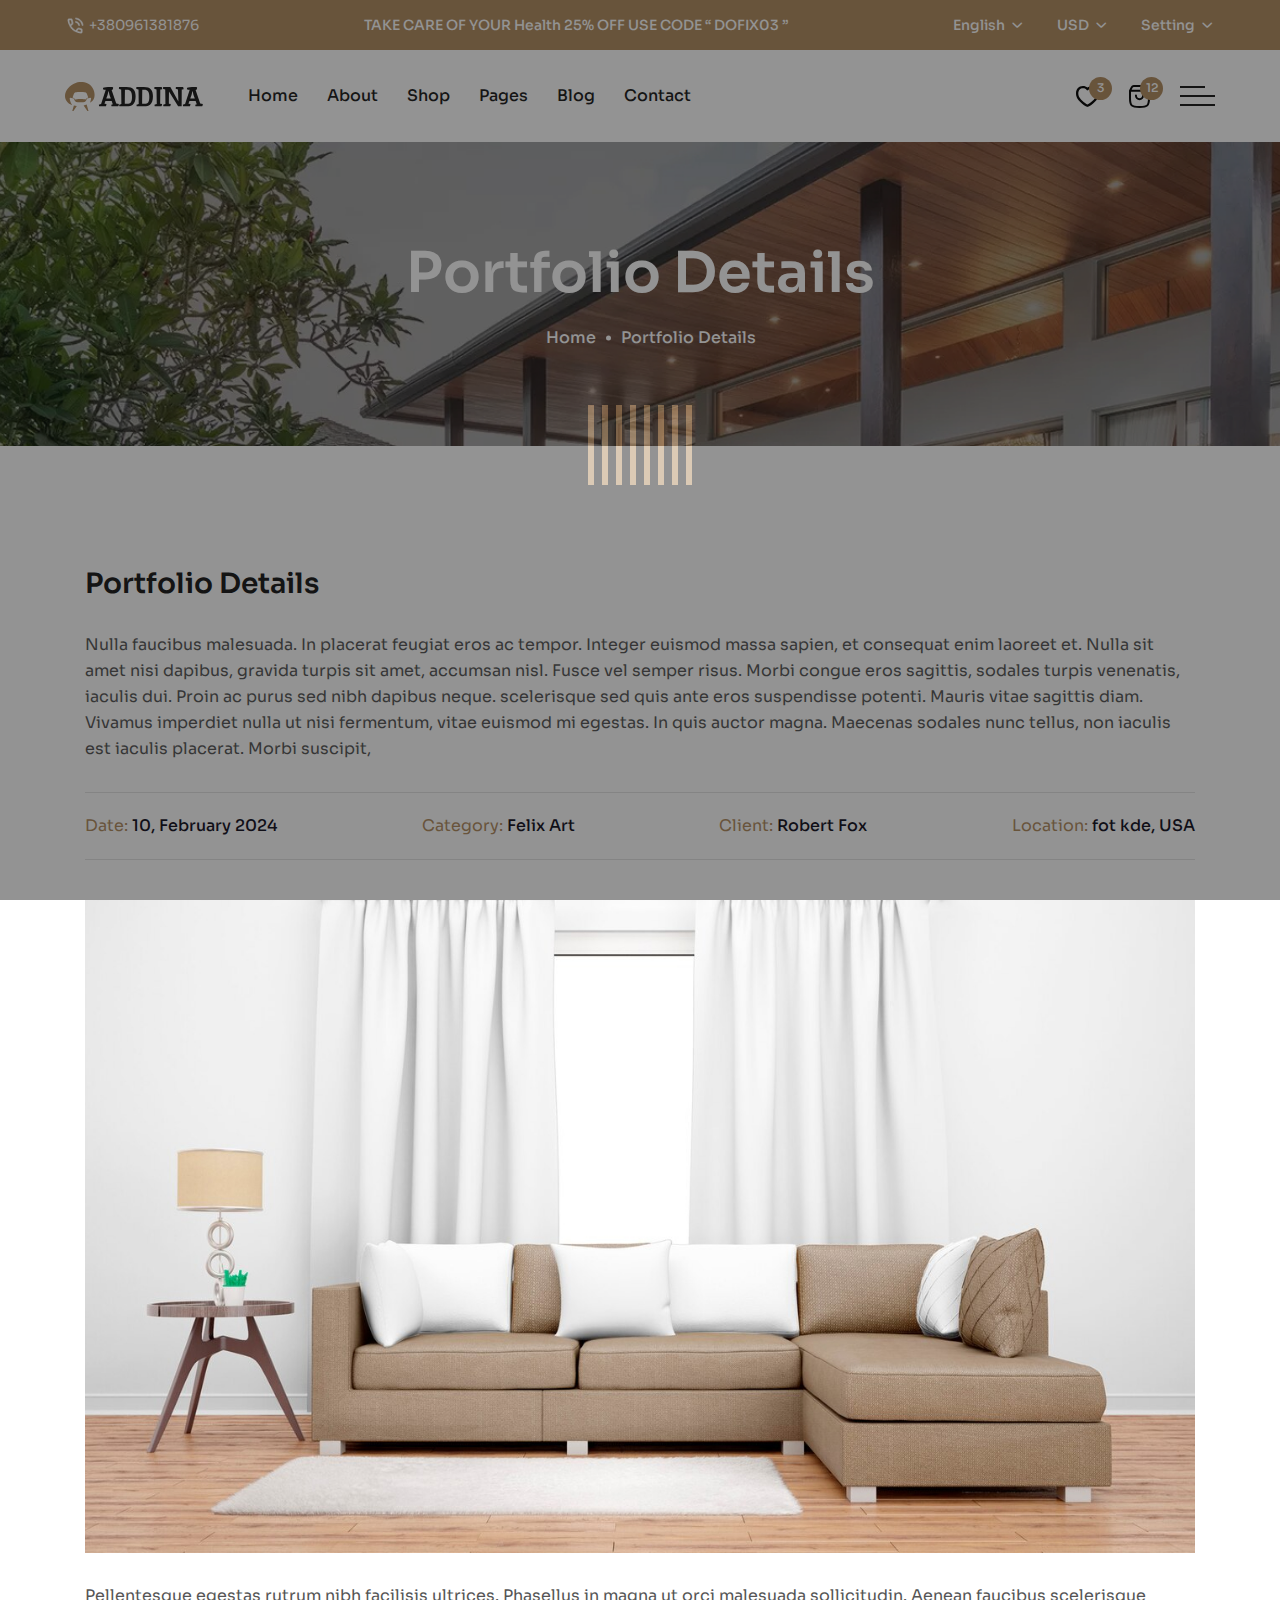
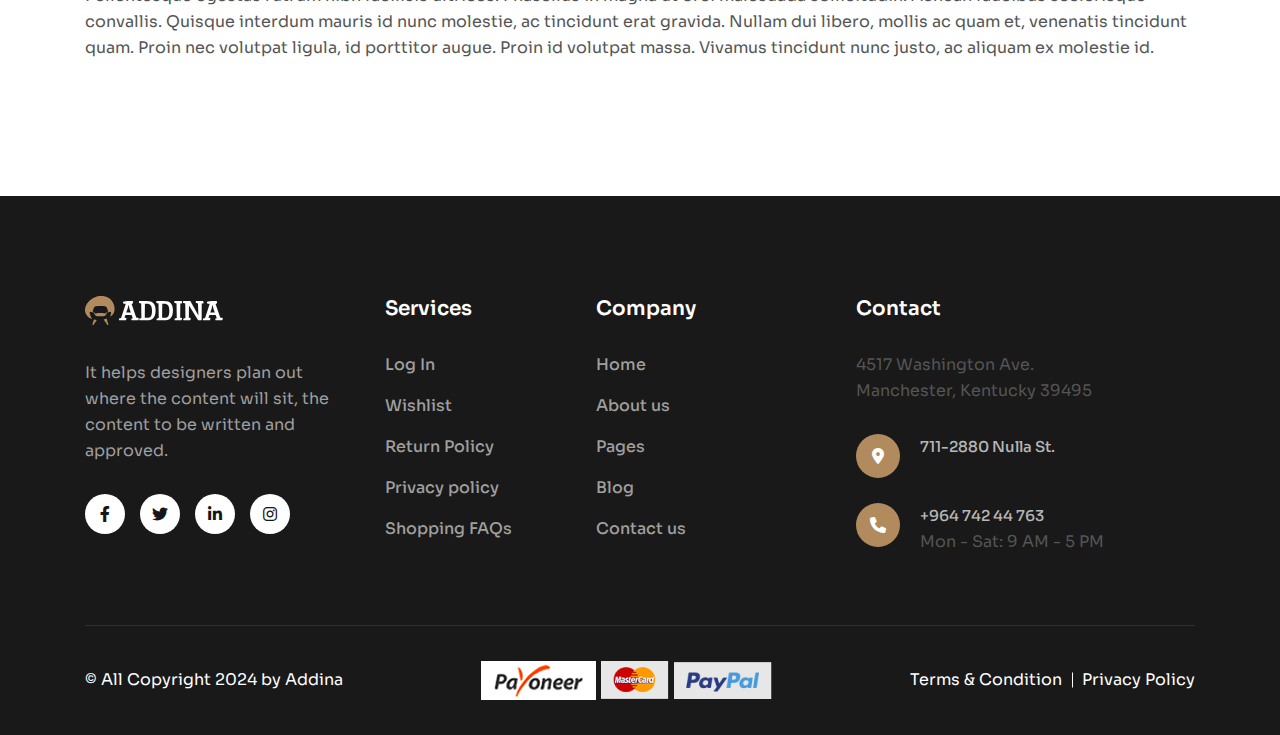
<file: portfolio-details.html>
<!doctype html>
<html class="no-js" lang="zxx">

<head>
   <meta charset="utf-8">
   <meta http-equiv="x-ua-compatible" content="ie=edge">
   <title>Addina - Multipurpose eCommerce HTML Template</title>
   <meta name="description" content="">
   <meta name="viewport" content="width=device-width, initial-scale=1">

   <!-- Place favicon.ico in the root directory -->
   <link rel="shortcut icon" type="image/x-icon" href="assets/imgs/pharmacy-favicon.png">

   <!-- CSS here -->
   <link rel="stylesheet" href="assets/css/bootstrap.min.css">
   <link rel="stylesheet" href="assets/css/meanmenu.min.css">
   <link rel="stylesheet" href="assets/css/animate.css">
   <link rel="stylesheet" href="assets/css/swiper.min.css">
   <link rel="stylesheet" href="assets/css/slick.css">
   <link rel="stylesheet" href="assets/css/magnific-popup.css">
   <link rel="stylesheet" href="assets/css/fontawesome-pro.css">
   <link rel="stylesheet" href="assets/css/spacing.css">
   <link rel="stylesheet" href="assets/css/main.css">
</head>

<body>

   <!--[if lte IE 9]>
      <p class="browserupgrade">You are using an <strong>outdated</strong> browser. Please <a href="https://browsehappy.com/">upgrade your browser</a> to improve your experience and security.</p>
      <![endif]-->

   <!-- preloader start -->
   <div id="preloader">
      <div class="bd-loader-inner">
         <div class="bd-loader">
            <span class="bd-loader-item"></span>
            <span class="bd-loader-item"></span>
            <span class="bd-loader-item"></span>
            <span class="bd-loader-item"></span>
            <span class="bd-loader-item"></span>
            <span class="bd-loader-item"></span>
            <span class="bd-loader-item"></span>
            <span class="bd-loader-item"></span>
         </div>
      </div>
   </div>
   <!-- preloader start -->

   <!-- Back to top start -->
   <div class="backtotop-wrap cursor-pointer">
      <svg class="backtotop-circle svg-content" width="100%" height="100%" viewBox="-1 -1 102 102">
         <path d="M50,1 a49,49 0 0,1 0,98 a49,49 0 0,1 0,-98" />
      </svg>
   </div>
   <!-- Back to top end -->

   <!-- search area start -->
   <div class="df-search-area">
      <div class="container">
         <div class="row">
            <div class="col-xl-12">
               <div class="df-search-form">
                  <div class="df-search-close text-center mb-20">
                     <button class="df-search-close-btn df-search-close-btn"></button>
                  </div>
                  <form action="#">
                     <div class="df-search-input mb-10">
                        <input type="text" placeholder="Search for product...">
                        <button type="submit"><i class="flaticon-search-1"></i></button>
                     </div>
                     <div class="df-search-category">
                        <span>Search by : </span>
                        <a href="#">Healthline, </a>
                        <a href="#">COVID-19, </a>
                        <a href="#">Surgery, </a>
                        <a href="#">Surgeon, </a>
                        <a href="#">Medical research</a>
                     </div>
                  </form>
               </div>
            </div>
         </div>
      </div>
   </div>
   <div class="body-overlay"></div>
   <!-- search area end -->

   <!-- Offcanvas area start -->
   <div class="fix">
      <div class="offcanvas__info">
         <div class="offcanvas__wrapper">
            <div class="offcanvas__content">
               <div class="offcanvas__top mb-40 d-flex justify-content-between align-items-center">
                  <div class="offcanvas__logo">
                     <a href="dashboard.html">
                        <img src="assets/imgs/logo/logo-white.svg" alt="logo not found">
                     </a>
                  </div>
                  <div class="offcanvas__close">
                     <button>
                        <i class="fal fa-times"></i>
                     </button>
                  </div>
               </div>
               <div class="offcanvas__search mb-25">
                  <form action="#">
                     <input type="text" placeholder="What are you searching for?">
                     <button type="submit"><i class="far fa-search"></i></button>
                  </form>
               </div>
               <div class="mobile-menu fix mb-40"></div>
               <div class="offcanvas__contact mt-30 mb-20">
                  <h4>Contact Info</h4>
                  <ul>
                     <li class="d-flex align-items-center">
                        <div class="offcanvas__contact-icon mr-15">
                           <i class="fal fa-map-marker-alt"></i>
                        </div>
                        <div class="offcanvas__contact-text">
                           <a target="_blank"
                              href="https://www.google.com/maps/place/Dhaka/@23.7806207,90.3492859,12z/data=!3m1!4b1!4m5!3m4!1s0x3755b8b087026b81:0x8fa563bbdd5904c2!8m2!3d23.8104753!4d90.4119873">12/A,
                              Mirnada City Tower, NYC</a>
                        </div>
                     </li>
                     <li class="d-flex align-items-center">
                        <div class="offcanvas__contact-icon mr-15">
                           <i class="far fa-phone"></i>
                        </div>
                        <div class="offcanvas__contact-text">
                           <a href="tel:+088889797697">+088889797697</a>
                        </div>
                     </li>
                     <li class="d-flex align-items-center">
                        <div class="offcanvas__contact-icon mr-15">
                           <i class="fal fa-envelope"></i>
                        </div>
                        <div class="offcanvas__contact-text">
                           <a href="tel:+012-345-6789"><span class="mailto:support@mail.com">support@mail.com</span></a>
                        </div>
                     </li>
                  </ul>
               </div>
               <div class="offcanvas__social">
                  <ul>
                     <li><a href="#"><i class="fab fa-facebook-f"></i></a></li>
                     <li><a href="#"><i class="fab fa-twitter"></i></a></li>
                     <li><a href="#"><i class="fab fa-youtube"></i></a></li>
                     <li><a href="#"><i class="fab fa-linkedin"></i></a></li>
                  </ul>
               </div>
            </div>
         </div>
      </div>
   </div>
   <div class="offcanvas__overlay"></div>
   <div class="offcanvas__overlay-white"></div>
   <!-- Offcanvas area start -->

   <!-- Header area start -->
   <header>
      <div class="header">
         <div class="header-top-area grocery__top-header">
            <div class="header-layout-4">
               <div class="header-to-main d-none d-sm-flex">
                  <div class="link-text">
                     <span><img src="assets/imgs/icons/call.png" alt=""></span>
                     <a href="tel:+380961381876">+380961381876</a>
                  </div>
                  <div class="header-top-notice d-none d-lg-block">
                     <p>TAKE CARE OF YOUR Health <span class="text-white">25% OFF</span> USE CODE “ DOFIX03 ”</p>
                  </div>
                  <div class="tp-header-top-menu d-flex align-items-center justify-content-end">
                     <div class="header-lang-item header-lang">
                        <span class="header-lang-toggle text-white" id="header-lang-toggle">English</span>
                        <ul class="">
                           <li>
                              <a class="furniture-clr-hover" href="#">Spanish</a>
                           </li>
                           <li>
                              <a class="furniture-clr-hover" href="#">Russian</a>
                           </li>
                           <li>
                              <a class="furniture-clr-hover" href="#">Portuguese</a>
                           </li>
                        </ul>
                     </div>
                     <div class="header-lang-item tp-header-currency">
                        <span class="header-currency-toggle text-white" id="header-currency-toggle">USD</span>
                        <ul>
                           <li>
                              <a class="furniture-clr-hover" href="#">EUR</a>
                           </li>
                           <li>
                              <a class="furniture-clr-hover" href="#">CHF</a>
                           </li>
                           <li>
                              <a class="furniture-clr-hover" href="#">GBP</a>
                           </li>
                           <li>
                              <a class="furniture-clr-hover" href="#">KWD</a>
                           </li>
                        </ul>
                     </div>
                     <div class="header-lang-item tp-header-setting">
                        <span class="header-setting-toggle text-white" id="header-setting-toggle">Setting</span>
                        <ul>
                           <li>
                              <a class="furniture-clr-hover" href="#">My Profile</a>
                           </li>
                           <li>
                              <a class="furniture-clr-hover" href="wishlist.html">Wishlist</a>
                           </li>
                           <li>
                              <a class="furniture-clr-hover" href="cart.html">Cart</a>
                           </li>
                           <li>
                              <a class="furniture-clr-hover" href="#">Logout</a>
                           </li>
                        </ul>
                     </div>
                  </div>
               </div>
            </div>
         </div>
         <div class="header-layout-4 header-bottom">
            <div id="header-sticky" class="header-4">
               <div class="mega-menu-wrapper">
                  <div class="header-main-4">
                     <div class="header-left">
                        <div class="header-logo">
                           <a href="index.html">
                              <img src="assets/imgs/furniture/logo/logo.svg" alt="logo not found">
                           </a>
                        </div>
                        <div class="mean__menu-wrapper furniture__menu d-none d-lg-block">
                           <div class="main-menu">
                              <nav id="mobile-menu">
                                 <ul>
                                    <li class="has-dropdown">
                                       <a href="index.html">Home</a>
                                       <ul class="submenu">
                                          <li><a href="pharmacy.html">Pharmacy Store</a></li>
                                          <li><a href="index.html">Furniture Store</a></li>
                                          <li><a href="grocery.html">Grocery Store</a></li>
                                       </ul>
                                    </li>
                                    <li>
                                       <a href="about.html">About</a>
                                    </li>
                                    <li class="has-dropdown">
                                       <a href="product.html">Shop</a>
                                       <ul class="submenu">
                                          <li><a href="product.html">Product</a></li>
                                          <li><a href="product-details.html">Product Details</a></li>
                                          <li><a href="wishlist.html">Wishlist</a></li>
                                          <li><a href="cart.html">Cart</a></li>
                                          <li><a href="checkout.html">Checkout</a></li>
                                       </ul>
                                    </li>
                                    <li class="has-dropdown">
                                       <a href="about.html">Pages</a>
                                       <ul class="submenu">
                                          <li><a href="about.html">About Us</a></li>
                                          <li><a href="store.html">Find a Store</a></li>
                                          <li><a href="portfolio.html">Portfolio</a></li>
                                          <li><a href="portfolio-details.html">Portfolio Details</a></li>
                                          <li><a href="faq.html">Faq</a></li>
                                          <li><a href="coming-soon.html">Coming Soon</a></li>
                                          <li><a href="error.html">404</a></li>
                                       </ul>
                                    </li>
                                    <li class="has-dropdown">
                                       <a href="blog.html">Blog</a>
                                       <ul class="submenu">
                                          <li><a href="blog.html">Blog Default</a></li>
                                          <li><a href="blog-grid.html">Blog Grid</a></li>
                                          <li><a href="blog-details.html">Blog Details</a></li>
                                       </ul>
                                    </li>
                                    <li>
                                       <a href="contact.html">Contact</a>
                                    </li>
                                 </ul>
                              </nav>
                           </div>
                        </div>
                     </div>
                     <div class="header-right d-inline-flex align-items-center justify-content-end">
                        <div class="header-search d-none d-xxl-block">
                           <form action="#">
                              <input type="text" placeholder="Search...">
                              <button type="submit">
                                 <svg width="18" height="18" viewBox="0 0 18 18" fill="none"
                                    xmlns="http://www.w3.org/2000/svg">
                                    <path d="M13.4443 13.4445L16.9999 17" stroke="white" stroke-width="2"
                                       stroke-linecap="round" stroke-linejoin="round" />
                                    <path
                                       d="M15.2222 8.11111C15.2222 12.0385 12.0385 15.2222 8.11111 15.2222C4.18375 15.2222 1 12.0385 1 8.11111C1 4.18375 4.18375 1 8.11111 1C12.0385 1 15.2222 4.18375 15.2222 8.11111Z"
                                       stroke="white" stroke-width="2" />
                                 </svg>
                              </button>
                           </form>
                        </div>
                        <div class="header-action d-flex align-items-center ml-30">
                           <div class="header-action-item">
                              <a href="wishlist.html" class="header-action-btn">
                                 <svg width="23" height="21" viewBox="0 0 23 21" fill="none"
                                    xmlns="http://www.w3.org/2000/svg">
                                    <path
                                       d="M21.2743 2.33413C20.6448 1.60193 19.8543 1.01306 18.9596 0.609951C18.0649 0.206838 17.0883 -0.0004864 16.1002 0.00291444C14.4096 -0.0462975 12.7637 0.529279 11.5011 1.61122C10.2385 0.529279 8.59252 -0.0462975 6.90191 0.00291444C5.91383 -0.0004864 4.93727 0.206838 4.04257 0.609951C3.14788 1.01306 2.35732 1.60193 1.72785 2.33413C0.632101 3.61193 -0.514239 5.92547 0.245772 9.69587C1.4588 15.7168 10.5548 20.6578 10.9388 20.8601C11.11 20.9518 11.3028 21 11.4988 21C11.6948 21 11.8875 20.9518 12.0587 20.8601C12.445 20.6534 21.541 15.7124 22.7518 9.69587C23.5164 5.92547 22.37 3.61193 21.2743 2.33413ZM20.4993 9.27583C19.6416 13.5326 13.4074 17.492 11.5011 18.6173C8.81516 17.0587 3.28927 13.1457 2.50856 9.27583C1.91872 6.35103 2.72587 4.65208 3.50773 3.74126C3.9212 3.26166 4.43995 2.87596 5.02678 2.61185C5.6136 2.34774 6.25396 2.21175 6.90191 2.21365C7.59396 2.16375 8.28765 2.2871 8.91534 2.57168C9.54304 2.85626 10.0833 3.29235 10.4835 3.83743C10.5822 4.012 10.7278 4.15794 10.9051 4.26003C11.0824 4.36212 11.2849 4.41662 11.4916 4.41787C11.6983 4.41911 11.9015 4.36704 12.0801 4.26709C12.2587 4.16714 12.4062 4.02296 12.5071 3.84959C12.9065 3.30026 13.448 2.86048 14.0781 2.57361C14.7081 2.28674 15.4051 2.16267 16.1002 2.21365C16.7495 2.21061 17.3915 2.34604 17.9798 2.6102C18.5681 2.87435 19.0881 3.26065 19.5025 3.74126C20.282 4.65208 21.0892 6.35103 20.4993 9.27583Z"
                                       fill="black" />
                                 </svg>
                                 <span class="header-action-badge bg-furniture">3</span>
                              </a>
                           </div>
                           <div class="header-action-item">
                              <a href="cart.html" class="header-action-btn cartmini-open-btn">
                                 <svg width="21" height="23" viewBox="0 0 21 23" fill="none"
                                    xmlns="http://www.w3.org/2000/svg">
                                    <path
                                       d="M14.0625 10.6C14.0625 12.5883 12.4676 14.2 10.5 14.2C8.53243 14.2 6.9375 12.5883 6.9375 10.6M1 5.8H20M1 5.8V13C1 20.6402 2.33946 22 10.5 22C18.6605 22 20 20.6402 20 13V5.8M1 5.8L2.71856 2.32668C3.12087 1.5136 3.94324 1 4.84283 1H16.1571C17.0568 1 17.8791 1.5136 18.2814 2.32668L20 5.8"
                                       stroke="black" stroke-width="2" stroke-linecap="round" stroke-linejoin="round" />
                                 </svg>
                                 <span class="header-action-badge bg-furniture">12</span>
                              </a>
                           </div>
                        </div>
                        <div class="header-humbager ml-30">
                           <a class="sidebar__toggle" href="javascript:void(0)">
                              <div class="bar-icon-2">
                                 <span></span>
                                 <span></span>
                                 <span></span>
                              </div>
                           </a>
                           <!-- for wp -->
                           <div class="header__hamburger ml-50 d-none">
                              <button type="button" class="hamburger-btn offcanvas-open-btn">
                                 <span>01</span>
                                 <span>01</span>
                                 <span>01</span>
                              </button>
                           </div>
                        </div>
                     </div>
                  </div>
               </div>
            </div>
         </div>
      </div>
   </header>
   <!-- Header area end -->

   <!-- Body main wrapper start -->
   <main>

      <!-- Breadcrumb area start  -->
      <div class="breadcrumb__area theme-bg-1 p-relative z-index-11 pt-95 pb-95">
         <div class="breadcrumb__thumb" data-background="assets/imgs/bg/breadcrumb-bg.jpg"></div>
         <div class="container">
            <div class="row justify-content-center">
               <div class="col-xxl-12">
                  <div class="breadcrumb__wrapper text-center">
                     <h2 class="breadcrumb__title">Portfolio Details</h2>
                     <div class="breadcrumb__menu">
                        <nav>
                           <ul>
                              <li><span><a href="index.html">Home</a></span></li>
                              <li><span>Portfolio Details</span></li>
                           </ul>
                        </nav>
                     </div>
                  </div>
               </div>
            </div>
         </div>
      </div>
      <!-- Breadcrumb area start  -->

      <!-- Portfolio area start -->
      <section class="pt-120 pb-120">
         <div class="container">
            <h3 class="mb-30">Portfolio Details</h3>
            <p>Nulla faucibus malesuada. In placerat feugiat eros ac tempor. Integer euismod massa sapien, et consequat
               enim laoreet
               et. Nulla sit amet nisi dapibus, gravida turpis sit amet, accumsan nisl. Fusce vel semper risus. Morbi
               congue eros
               sagittis, sodales turpis venenatis, iaculis dui. Proin ac purus sed nibh dapibus neque. scelerisque sed
               quis ante eros
               suspendisse potenti. Mauris vitae sagittis diam. Vivamus imperdiet nulla ut nisi fermentum, vitae euismod
               mi egestas. In
               quis auctor magna. Maecenas sodales nunc tellus, non iaculis est iaculis placerat. Morbi suscipit,</p>
            <ul class="portfolio__info mt-30 mb-40">
               <li><span>Date:</span> 10, February 2024</li>
               <li><span>Category:</span> Felix Art</li>
               <li><span>Client:</span> Robert Fox</li>
               <li><span>Location:</span> fot kde, USA</li>
            </ul>
            <img class="w-100" src="assets/imgs/project/project-details.jpg" alt="image">
            <p class="mt-30">Pellentesque egestas rutrum nibh facilisis ultrices. Phasellus in magna ut orci malesuada
               sollicitudin. Aenean faucibus
               scelerisque convallis. Quisque interdum mauris id nunc molestie, ac tincidunt erat gravida. Nullam dui
               libero, mollis ac
               quam et, venenatis tincidunt quam. Proin nec volutpat ligula, id porttitor augue. Proin id volutpat
               massa. Vivamus
               tincidunt nunc justo, ac aliquam ex molestie id.</p>
         </div>
      </section>
      <!-- Portfolio area end -->

   </main>
   <!-- Body main wrapper end -->

   <!-- Footer area start -->
   <footer class="footer-bg">
      <div class="footer-area pt-100 pb-20">
         <div class="footer-style-4">
            <div class="container">
               <div class="footer-grid-3">
                  <div class="footer-widget-4">
                     <div class="footer-logo mb-35">
                        <a href="index.html"><img src="assets/imgs/furniture/logo/logo-light.svg"
                              alt="image bnot found"></a>
                     </div>
                     <p>It helps designers plan out where the content will sit, the content to be written and approved.
                     </p>
                     <div class="theme-social">
                        <a class="furniture-bg-hover" href="#"><i class="fa-brands fa-facebook-f"></i></a>
                        <a class="furniture-bg-hover" href="#"><i class="fa-brands fa-twitter"></i></a>
                        <a class="furniture-bg-hover" href="#"><i class="fa-brands fa-linkedin-in"></i></a>
                        <a class="furniture-bg-hover" href="#"><i class="fa-brands fa-instagram"></i></a>
                     </div>
                  </div>
                  <div class="footer-widget-4">
                     <div class="footer-widget-title">
                        <h4>Services</h4>
                     </div>
                     <div class="footer-link">
                        <ul>
                           <li><a href="error.html">Log In</a></li>
                           <li><a href="wishlist.html">Wishlist</a></li>
                           <li><a href="error.html">Return Policy</a></li>
                           <li><a href="error.html">Privacy policy</a></li>
                           <li><a href="faq.html">Shopping FAQs</a></li>
                        </ul>
                     </div>
                  </div>
                  <div class="footer-widget-4">
                     <div class="footer-widget-title">
                        <h4>Company</h4>
                     </div>
                     <div class="footer-link">
                        <ul>
                           <li><a href="index.html">Home</a></li>
                           <li><a href="about.html">About us </a></li>
                           <li><a href="about.html">Pages</a></li>
                           <li><a href="blog.html">Blog</a></li>
                           <li><a href="contact.html">Contact us</a></li>
                        </ul>
                     </div>
                  </div>
                  <div class="footer-widget footer-col-4">
                     <div class="footer-widget-title">
                        <h4>Contact</h4>
                     </div>
                     <div class="footer-info mb-35">
                        <p class="w-75">4517 Washington Ave. Manchester, Kentucky 39495</p>
                        <div class="footer-info-item d-flex align-items-start pb-15 pt-15">
                           <div class="footer-info-icon mr-20">
                              <span> <i class="fa-solid fa-location-dot furniture-icon"></i></span>
                           </div>
                           <div class="footer-info-text">
                              <a class="furniture-clr-hover" target="_blank"
                                 href="https://www.google.com/maps/place/Orville+St,+La+Presa,+CA+91977,+USA/@32.7092048,-117.0082772,17z/data=!3m1!4b1!4m5!3m4!1s0x80d9508a9aec8cd1:0x72d1ac1c9527b705!8m2!3d32.7092003!4d-117.0060885">711-2880
                                 Nulla St.</a>
                           </div>
                        </div>
                        <div class="footer-info-item d-flex align-items-start">
                           <div class="footer-info-icon mr-20">
                              <span><i class="fa-solid fa-phone furniture-icon"></i></span>
                           </div>
                           <div class="footer-info-text">
                              <a class="furniture-clr-hover" href="tel:012-345-6789">+964 742 44 763</a>
                              <p>Mon - Sat: 9 AM - 5 PM</p>
                           </div>
                        </div>
                     </div>
                  </div>
               </div>
            </div>
         </div>
      </div>
      <div class="container">
         <div class="footer-copyright-area b-t">
            <div class="footer-copyright-wrapper">
               <div class="footer-copyright-text">
                  <p class="mb-0">© All Copyright 2024 by <a target="_blank" class="furniture-clr-hover"
                        href="#">Addina</a></p>
               </div>
               <div class="footer-payment d-flex align-items-center gap-2">
                  <div class="footer-payment-item mb-0">
                     <div class="footer-payment-thumb">
                        <img src="assets/imgs/icons/payoneer.png" alt="">
                     </div>
                  </div>
                  <div class="footer-payment-item mb-0">
                     <div class="footer-payment-thumb">
                        <img src="assets/imgs/icons/maser.png" alt="">
                     </div>
                  </div>
                  <div class="footer-payment-item">
                     <div class="footer-payment-thumb">
                        <img src="assets/imgs/icons/paypal.png" alt="">
                     </div>
                  </div>
               </div>
               <div class="footer-conditions">
                  <ul>
                     <li><a class="furniture-clr-hover" href="#">Terms & Condition</a></li>
                     <li><a class="furniture-clr-hover" href="#">Privacy Policy</a></li>
                  </ul>
               </div>
            </div>
         </div>
      </div>
   </footer>
   <!-- Footer area end -->

   <!-- JS here -->
   <script src="assets/js/jquery-3.6.0.min.js"></script>
   <script src="assets/js/waypoints.min.js"></script>
   <script src="assets/js/bootstrap.bundle.min.js"></script>
   <script src="assets/js/meanmenu.min.js"></script>
   <script src="assets/js/swiper.min.js"></script>
   <script src="assets/js/slick.min.js"></script>
   <script src="assets/js/magnific-popup.min.js"></script>
   <script src="assets/js/counterup.js"></script>
   <script src="assets/js/wow.js"></script>
   <script src="assets/js/ajax-form.js"></script>
   <script src="assets/js/beforeafter.jquery-1.0.0.min.js"></script>
   <script src="assets/js/main.js"></script>
</body>

</html>
</file>
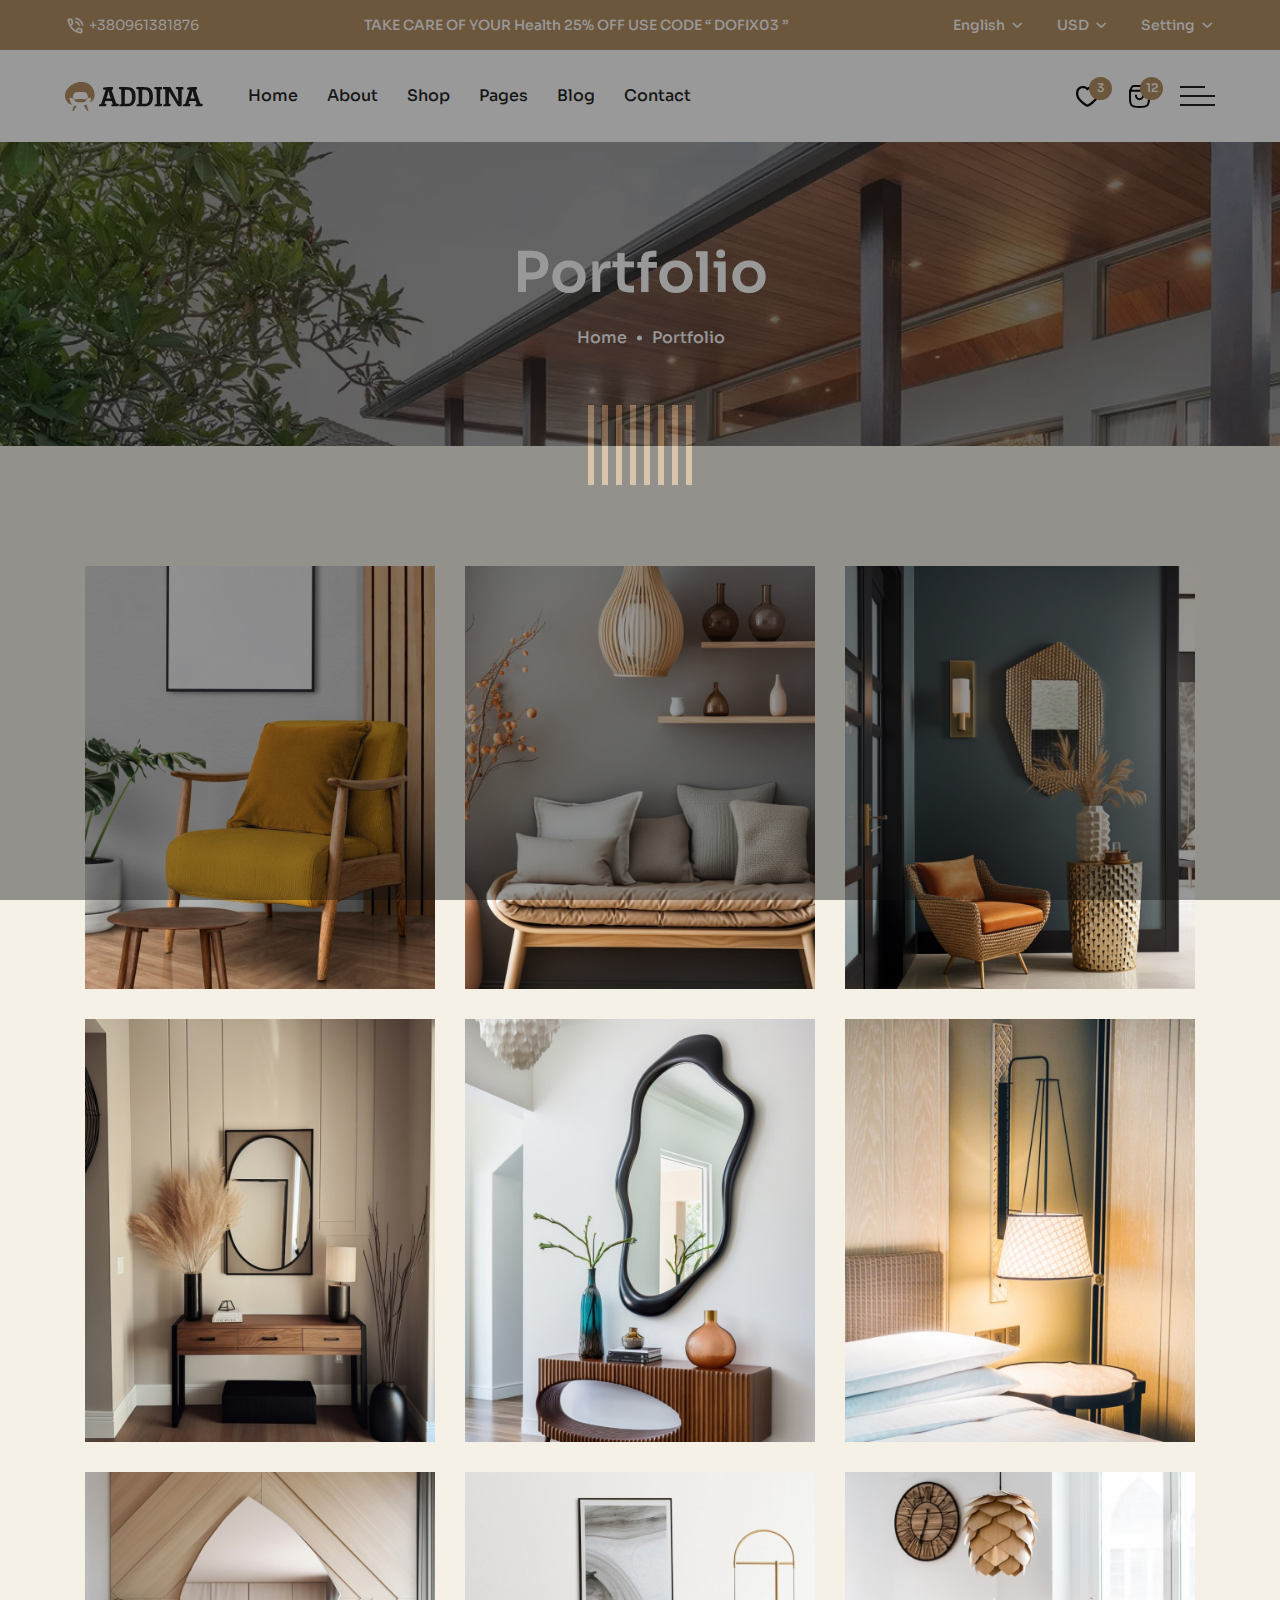
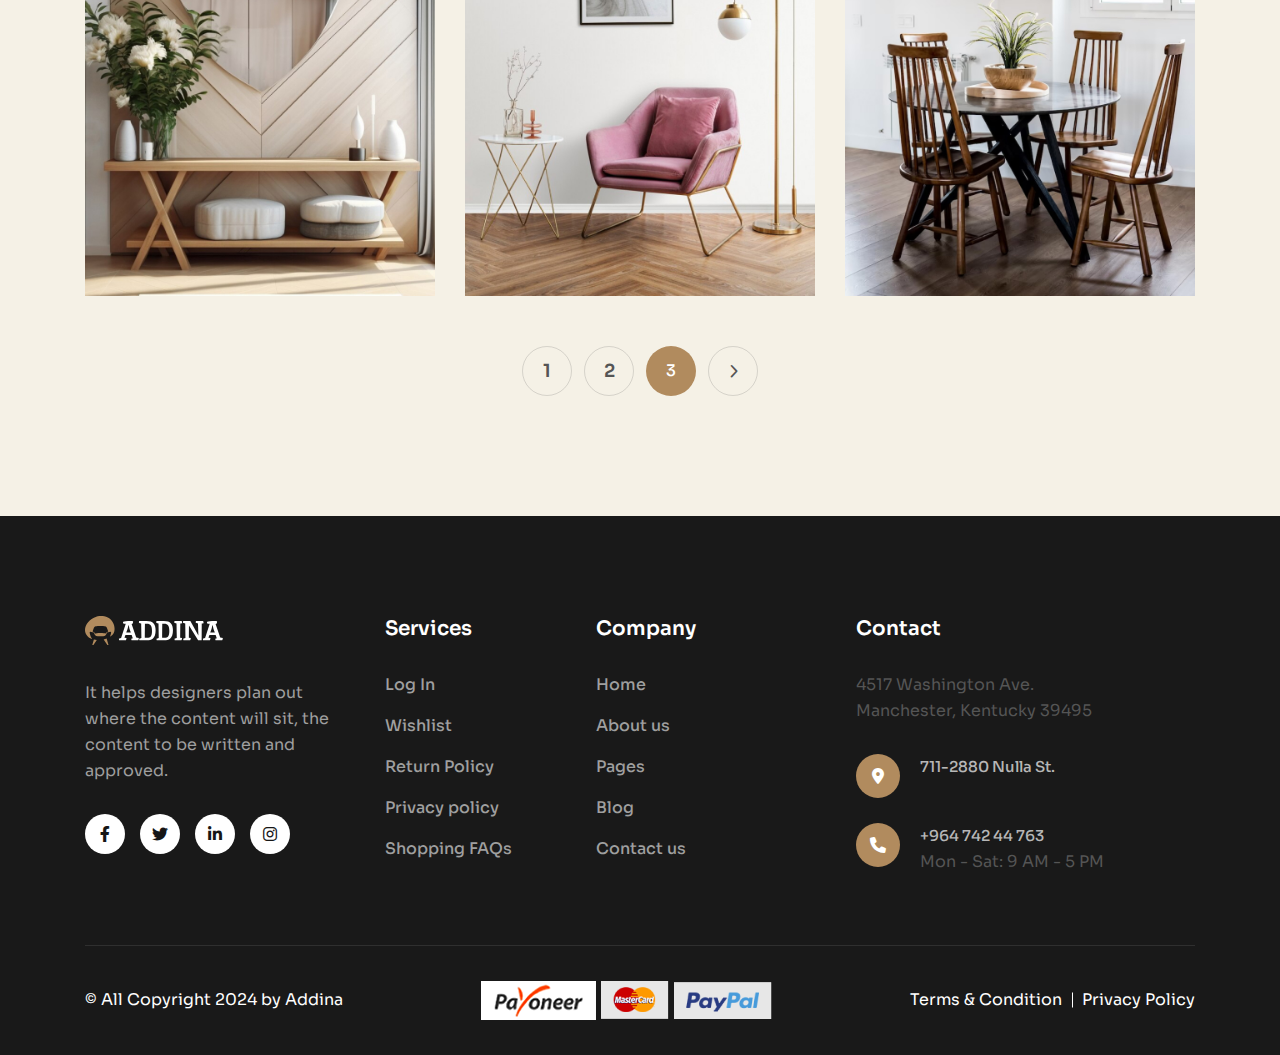
<file: portfolio.html>
<!doctype html>
<html class="no-js" lang="zxx">

<head>
   <meta charset="utf-8">
   <meta http-equiv="x-ua-compatible" content="ie=edge">
   <title>Addina - Multipurpose eCommerce HTML Template</title>
   <meta name="description" content="">
   <meta name="viewport" content="width=device-width, initial-scale=1">

   <!-- Place favicon.ico in the root directory -->
   <link rel="shortcut icon" type="image/x-icon" href="assets/imgs/favicon.png">

   <!-- CSS here -->
   <link rel="stylesheet" href="assets/css/bootstrap.min.css">
   <link rel="stylesheet" href="assets/css/meanmenu.min.css">
   <link rel="stylesheet" href="assets/css/animate.css">
   <link rel="stylesheet" href="assets/css/swiper.min.css">
   <link rel="stylesheet" href="assets/css/slick.css">
   <link rel="stylesheet" href="assets/css/magnific-popup.css">
   <link rel="stylesheet" href="assets/css/fontawesome-pro.css">
   <link rel="stylesheet" href="assets/css/spacing.css">
   <link rel="stylesheet" href="assets/css/main.css">
</head>

<body>

   <!--[if lte IE 9]>
      <p class="browserupgrade">You are using an <strong>outdated</strong> browser. Please <a href="https://browsehappy.com/">upgrade your browser</a> to improve your experience and security.</p>
      <![endif]-->

   <!-- preloader start -->
   <div id="preloader">
      <div class="bd-loader-inner">
         <div class="bd-loader">
            <span class="bd-loader-item"></span>
            <span class="bd-loader-item"></span>
            <span class="bd-loader-item"></span>
            <span class="bd-loader-item"></span>
            <span class="bd-loader-item"></span>
            <span class="bd-loader-item"></span>
            <span class="bd-loader-item"></span>
            <span class="bd-loader-item"></span>
         </div>
      </div>
   </div>
   <!-- preloader start -->

   <!-- Back to top start -->
   <div class="backtotop-wrap cursor-pointer">
      <svg class="backtotop-circle svg-content" width="100%" height="100%" viewBox="-1 -1 102 102">
         <path d="M50,1 a49,49 0 0,1 0,98 a49,49 0 0,1 0,-98" />
      </svg>
   </div>
   <!-- Back to top end -->

   <!-- search area start -->
   <div class="df-search-area">
      <div class="container">
         <div class="row">
            <div class="col-xl-12">
               <div class="df-search-form">
                  <div class="df-search-close text-center mb-20">
                     <button class="df-search-close-btn df-search-close-btn"></button>
                  </div>
                  <form action="#">
                     <div class="df-search-input mb-10">
                        <input type="text" placeholder="Search for product...">
                        <button type="submit"><i class="flaticon-search-1"></i></button>
                     </div>
                     <div class="df-search-category">
                        <span>Search by : </span>
                        <a href="#">Healthline, </a>
                        <a href="#">COVID-19, </a>
                        <a href="#">Surgery, </a>
                        <a href="#">Surgeon, </a>
                        <a href="#">Medical research</a>
                     </div>
                  </form>
               </div>
            </div>
         </div>
      </div>
   </div>
   <div class="body-overlay"></div>
   <!-- search area end -->

   <!-- Offcanvas area start -->
   <div class="fix">
      <div class="offcanvas__info">
         <div class="offcanvas__wrapper">
            <div class="offcanvas__content">
               <div class="offcanvas__top mb-40 d-flex justify-content-between align-items-center">
                  <div class="offcanvas__logo">
                     <a href="dashboard.html">
                        <img src="assets/imgs/logo/logo-white.svg" alt="logo not found">
                     </a>
                  </div>
                  <div class="offcanvas__close">
                     <button>
                        <i class="fal fa-times"></i>
                     </button>
                  </div>
               </div>
               <div class="offcanvas__search mb-25">
                  <form action="#">
                     <input type="text" placeholder="What are you searching for?">
                     <button type="submit"><i class="far fa-search"></i></button>
                  </form>
               </div>
               <div class="mobile-menu fix mb-40"></div>
               <div class="offcanvas__contact mt-30 mb-20">
                  <h4>Contact Info</h4>
                  <ul>
                     <li class="d-flex align-items-center">
                        <div class="offcanvas__contact-icon mr-15">
                           <i class="fal fa-map-marker-alt"></i>
                        </div>
                        <div class="offcanvas__contact-text">
                           <a target="_blank"
                              href="https://www.google.com/maps/place/Dhaka/@23.7806207,90.3492859,12z/data=!3m1!4b1!4m5!3m4!1s0x3755b8b087026b81:0x8fa563bbdd5904c2!8m2!3d23.8104753!4d90.4119873">12/A,
                              Mirnada City Tower, NYC</a>
                        </div>
                     </li>
                     <li class="d-flex align-items-center">
                        <div class="offcanvas__contact-icon mr-15">
                           <i class="far fa-phone"></i>
                        </div>
                        <div class="offcanvas__contact-text">
                           <a href="tel:+088889797697">+088889797697</a>
                        </div>
                     </li>
                     <li class="d-flex align-items-center">
                        <div class="offcanvas__contact-icon mr-15">
                           <i class="fal fa-envelope"></i>
                        </div>
                        <div class="offcanvas__contact-text">
                           <a href="tel:+012-345-6789"><span class="mailto:support@mail.com">support@mail.com</span></a>
                        </div>
                     </li>
                  </ul>
               </div>
               <div class="offcanvas__social">
                  <ul>
                     <li><a href="#"><i class="fab fa-facebook-f"></i></a></li>
                     <li><a href="#"><i class="fab fa-twitter"></i></a></li>
                     <li><a href="#"><i class="fab fa-youtube"></i></a></li>
                     <li><a href="#"><i class="fab fa-linkedin"></i></a></li>
                  </ul>
               </div>
            </div>
         </div>
      </div>
   </div>
   <div class="offcanvas__overlay"></div>
   <div class="offcanvas__overlay-white"></div>
   <!-- Offcanvas area start -->

   <!-- Header area start -->
   <header>
      <div class="header">
         <div class="header-top-area grocery__top-header">
            <div class="header-layout-4">
               <div class="header-to-main d-none d-sm-flex">
                  <div class="link-text">
                     <span><img src="assets/imgs/icons/call.png" alt=""></span>
                     <a href="tel:+380961381876">+380961381876</a>
                  </div>
                  <div class="header-top-notice d-none d-lg-block">
                     <p>TAKE CARE OF YOUR Health <span class="text-white">25% OFF</span> USE CODE “ DOFIX03 ”</p>
                  </div>
                  <div class="tp-header-top-menu d-flex align-items-center justify-content-end">
                     <div class="header-lang-item header-lang">
                        <span class="header-lang-toggle text-white" id="header-lang-toggle">English</span>
                        <ul class="">
                           <li>
                              <a class="furniture-clr-hover" href="#">Spanish</a>
                           </li>
                           <li>
                              <a class="furniture-clr-hover" href="#">Russian</a>
                           </li>
                           <li>
                              <a class="furniture-clr-hover" href="#">Portuguese</a>
                           </li>
                        </ul>
                     </div>
                     <div class="header-lang-item tp-header-currency">
                        <span class="header-currency-toggle text-white" id="header-currency-toggle">USD</span>
                        <ul>
                           <li>
                              <a class="furniture-clr-hover" href="#">EUR</a>
                           </li>
                           <li>
                              <a class="furniture-clr-hover" href="#">CHF</a>
                           </li>
                           <li>
                              <a class="furniture-clr-hover" href="#">GBP</a>
                           </li>
                           <li>
                              <a class="furniture-clr-hover" href="#">KWD</a>
                           </li>
                        </ul>
                     </div>
                     <div class="header-lang-item tp-header-setting">
                        <span class="header-setting-toggle text-white" id="header-setting-toggle">Setting</span>
                        <ul>
                           <li>
                              <a class="furniture-clr-hover" href="#">My Profile</a>
                           </li>
                           <li>
                              <a class="furniture-clr-hover" href="wishlist.html">Wishlist</a>
                           </li>
                           <li>
                              <a class="furniture-clr-hover" href="cart.html">Cart</a>
                           </li>
                           <li>
                              <a class="furniture-clr-hover" href="#">Logout</a>
                           </li>
                        </ul>
                     </div>
                  </div>
               </div>
            </div>
         </div>
         <div class="header-layout-4 header-bottom">
            <div id="header-sticky" class="header-4">
               <div class="mega-menu-wrapper">
                  <div class="header-main-4">
                     <div class="header-left">
                        <div class="header-logo">
                           <a href="index.html">
                              <img src="assets/imgs/furniture/logo/logo.svg" alt="logo not found">
                           </a>
                        </div>
                        <div class="mean__menu-wrapper furniture__menu d-none d-lg-block">
                           <div class="main-menu">
                              <nav id="mobile-menu">
                                 <ul>
                                    <li class="has-dropdown">
                                       <a href="index.html">Home</a>
                                       <ul class="submenu">
                                          <li><a href="pharmacy.html">Pharmacy Store</a></li>
                                          <li><a href="index.html">Furniture Store</a></li>
                                          <li><a href="grocery.html">Grocery Store</a></li>
                                       </ul>
                                    </li>
                                    <li>
                                       <a href="about.html">About</a>
                                    </li>
                                    <li class="has-dropdown">
                                       <a href="product.html">Shop</a>
                                       <ul class="submenu">
                                          <li><a href="product.html">Product</a></li>
                                          <li><a href="product-details.html">Product Details</a></li>
                                          <li><a href="wishlist.html">Wishlist</a></li>
                                          <li><a href="cart.html">Cart</a></li>
                                          <li><a href="checkout.html">Checkout</a></li>
                                       </ul>
                                    </li>
                                    <li class="has-dropdown">
                                       <a href="about.html">Pages</a>
                                       <ul class="submenu">
                                          <li><a href="about.html">About Us</a></li>
                                          <li><a href="store.html">Find a Store</a></li>
                                          <li><a href="portfolio.html">Portfolio</a></li>
                                          <li><a href="portfolio-details.html">Portfolio Details</a></li>
                                          <li><a href="faq.html">Faq</a></li>
                                          <li><a href="coming-soon.html">Coming Soon</a></li>
                                          <li><a href="error.html">404</a></li>
                                       </ul>
                                    </li>
                                    <li class="has-dropdown">
                                       <a href="blog.html">Blog</a>
                                       <ul class="submenu">
                                          <li><a href="blog.html">Blog Default</a></li>
                                          <li><a href="blog-grid.html">Blog Grid</a></li>
                                          <li><a href="blog-details.html">Blog Details</a></li>
                                       </ul>
                                    </li>
                                    <li>
                                       <a href="contact.html">Contact</a>
                                    </li>
                                 </ul>
                              </nav>
                           </div>
                        </div>
                     </div>
                     <div class="header-right d-inline-flex align-items-center justify-content-end">
                        <div class="header-search d-none d-xxl-block">
                           <form action="#">
                              <input type="text" placeholder="Search...">
                              <button type="submit">
                                 <svg width="18" height="18" viewBox="0 0 18 18" fill="none"
                                    xmlns="http://www.w3.org/2000/svg">
                                    <path d="M13.4443 13.4445L16.9999 17" stroke="white" stroke-width="2"
                                       stroke-linecap="round" stroke-linejoin="round" />
                                    <path
                                       d="M15.2222 8.11111C15.2222 12.0385 12.0385 15.2222 8.11111 15.2222C4.18375 15.2222 1 12.0385 1 8.11111C1 4.18375 4.18375 1 8.11111 1C12.0385 1 15.2222 4.18375 15.2222 8.11111Z"
                                       stroke="white" stroke-width="2" />
                                 </svg>
                              </button>
                           </form>
                        </div>
                        <div class="header-action d-flex align-items-center ml-30">
                           <div class="header-action-item">
                              <a href="wishlist.html" class="header-action-btn">
                                 <svg width="23" height="21" viewBox="0 0 23 21" fill="none"
                                    xmlns="http://www.w3.org/2000/svg">
                                    <path
                                       d="M21.2743 2.33413C20.6448 1.60193 19.8543 1.01306 18.9596 0.609951C18.0649 0.206838 17.0883 -0.0004864 16.1002 0.00291444C14.4096 -0.0462975 12.7637 0.529279 11.5011 1.61122C10.2385 0.529279 8.59252 -0.0462975 6.90191 0.00291444C5.91383 -0.0004864 4.93727 0.206838 4.04257 0.609951C3.14788 1.01306 2.35732 1.60193 1.72785 2.33413C0.632101 3.61193 -0.514239 5.92547 0.245772 9.69587C1.4588 15.7168 10.5548 20.6578 10.9388 20.8601C11.11 20.9518 11.3028 21 11.4988 21C11.6948 21 11.8875 20.9518 12.0587 20.8601C12.445 20.6534 21.541 15.7124 22.7518 9.69587C23.5164 5.92547 22.37 3.61193 21.2743 2.33413ZM20.4993 9.27583C19.6416 13.5326 13.4074 17.492 11.5011 18.6173C8.81516 17.0587 3.28927 13.1457 2.50856 9.27583C1.91872 6.35103 2.72587 4.65208 3.50773 3.74126C3.9212 3.26166 4.43995 2.87596 5.02678 2.61185C5.6136 2.34774 6.25396 2.21175 6.90191 2.21365C7.59396 2.16375 8.28765 2.2871 8.91534 2.57168C9.54304 2.85626 10.0833 3.29235 10.4835 3.83743C10.5822 4.012 10.7278 4.15794 10.9051 4.26003C11.0824 4.36212 11.2849 4.41662 11.4916 4.41787C11.6983 4.41911 11.9015 4.36704 12.0801 4.26709C12.2587 4.16714 12.4062 4.02296 12.5071 3.84959C12.9065 3.30026 13.448 2.86048 14.0781 2.57361C14.7081 2.28674 15.4051 2.16267 16.1002 2.21365C16.7495 2.21061 17.3915 2.34604 17.9798 2.6102C18.5681 2.87435 19.0881 3.26065 19.5025 3.74126C20.282 4.65208 21.0892 6.35103 20.4993 9.27583Z"
                                       fill="black" />
                                 </svg>
                                 <span class="header-action-badge bg-furniture">3</span>
                              </a>
                           </div>
                           <div class="header-action-item">
                              <a href="cart.html" class="header-action-btn cartmini-open-btn">
                                 <svg width="21" height="23" viewBox="0 0 21 23" fill="none"
                                    xmlns="http://www.w3.org/2000/svg">
                                    <path
                                       d="M14.0625 10.6C14.0625 12.5883 12.4676 14.2 10.5 14.2C8.53243 14.2 6.9375 12.5883 6.9375 10.6M1 5.8H20M1 5.8V13C1 20.6402 2.33946 22 10.5 22C18.6605 22 20 20.6402 20 13V5.8M1 5.8L2.71856 2.32668C3.12087 1.5136 3.94324 1 4.84283 1H16.1571C17.0568 1 17.8791 1.5136 18.2814 2.32668L20 5.8"
                                       stroke="black" stroke-width="2" stroke-linecap="round" stroke-linejoin="round" />
                                 </svg>
                                 <span class="header-action-badge bg-furniture">12</span>
                              </a>
                           </div>
                        </div>
                        <div class="header-humbager ml-30">
                           <a class="sidebar__toggle" href="javascript:void(0)">
                              <div class="bar-icon-2">
                                 <span></span>
                                 <span></span>
                                 <span></span>
                              </div>
                           </a>
                           <!-- for wp -->
                           <div class="header__hamburger ml-50 d-none">
                              <button type="button" class="hamburger-btn offcanvas-open-btn">
                                 <span>01</span>
                                 <span>01</span>
                                 <span>01</span>
                              </button>
                           </div>
                        </div>
                     </div>
                  </div>
               </div>
            </div>
         </div>
      </div>
   </header>
   <!-- Header area end -->

   <!-- Body main wrapper start -->
   <main>

      <!-- Breadcrumb area start  -->
      <div class="breadcrumb__area theme-bg-1 p-relative z-index-11 pt-95 pb-95">
         <div class="breadcrumb__thumb" data-background="assets/imgs/bg/breadcrumb-bg.jpg"></div>
         <div class="container">
            <div class="row justify-content-center">
               <div class="col-xxl-12">
                  <div class="breadcrumb__wrapper text-center">
                     <h2 class="breadcrumb__title">Portfolio</h2>
                     <div class="breadcrumb__menu">
                        <nav>
                           <ul>
                              <li><span><a href="index.html">Home</a></span></li>
                              <li><span>Portfolio</span></li>
                           </ul>
                        </nav>
                     </div>
                  </div>
               </div>
            </div>
         </div>
      </div>
      <!-- Breadcrumb area start  -->

      <!-- Project area start -->
      <section class="project-area theme-bg-4 section-space p-relative fix">
         <div class="container">
            <div class="row g-5">
               <div class="col-xxl-4 col-xl-4 col-lg-4 col-md-6">
                  <div class="project-item">
                     <div class="project-thumb w-img">
                        <img src="assets/imgs/project/project-01.jpg" alt="">
                     </div>
                     <div class="project-content-inner">
                        <div class="project-content">
                           <span>Decoration</span>
                           <h4><a href="portfolio-details.html">Mestre Beardom </a></h4>
                        </div>
                        <a class="round-link-40" href="portfolio-details.html"><i
                              class="fa-regular fa-angle-right"></i></a>
                     </div>
                  </div>
               </div>
               <div class="col-xxl-4 col-xl-4 col-lg-4 col-md-6">
                  <div class="project-item">
                     <div class="project-thumb w-img">
                        <img src="assets/imgs/project/project-02.jpg" alt="">
                     </div>
                     <div class="project-content-inner">
                        <div class="project-content">
                           <span>Decoration</span>
                           <h4><a href="portfolio-details.html">Mestre Beardom </a></h4>
                        </div>
                        <a class="round-link-40" href="portfolio-details.html"><i
                              class="fa-regular fa-angle-right"></i></a>
                     </div>
                  </div>
               </div>
               <div class="col-xxl-4 col-xl-4 col-lg-4 col-md-6">
                  <div class="project-item">
                     <div class="project-thumb w-img">
                        <img src="assets/imgs/project/project-03.jpg" alt="">
                     </div>
                     <div class="project-content-inner">
                        <div class="project-content">
                           <span>Decoration</span>
                           <h4><a href="portfolio-details.html">Mestre Beardom </a></h4>
                        </div>
                        <a class="round-link-40" href="portfolio-details.html"><i
                              class="fa-regular fa-angle-right"></i></a>
                     </div>
                  </div>
               </div>
               <div class="col-xxl-4 col-xl-4 col-lg-4 col-md-6">
                  <div class="project-item">
                     <div class="project-thumb w-img">
                        <img src="assets/imgs/project/project-04.jpg" alt="">
                     </div>
                     <div class="project-content-inner">
                        <div class="project-content">
                           <span>Decoration</span>
                           <h4><a href="portfolio-details.html">Mestre Beardom </a></h4>
                        </div>
                        <a class="round-link-40" href="portfolio-details.html"><i
                              class="fa-regular fa-angle-right"></i></a>
                     </div>
                  </div>
               </div>
               <div class="col-xxl-4 col-xl-4 col-lg-4 col-md-6">
                  <div class="project-item">
                     <div class="project-thumb w-img">
                        <img src="assets/imgs/project/project-05.jpg" alt="">
                     </div>
                     <div class="project-content-inner">
                        <div class="project-content">
                           <span>Decoration</span>
                           <h4><a href="portfolio-details.html">Mestre Beardom </a></h4>
                        </div>
                        <a class="round-link-40" href="portfolio-details.html"><i
                              class="fa-regular fa-angle-right"></i></a>
                     </div>
                  </div>
               </div>
               <div class="col-xxl-4 col-xl-4 col-lg-4 col-md-6">
                  <div class="project-item">
                     <div class="project-thumb w-img">
                        <img src="assets/imgs/project/project-06.jpg" alt="">
                     </div>
                     <div class="project-content-inner">
                        <div class="project-content">
                           <span>Decoration</span>
                           <h4><a href="portfolio-details.html">Mestre Beardom </a></h4>
                        </div>
                        <a class="round-link-40" href="portfolio-details.html"><i
                              class="fa-regular fa-angle-right"></i></a>
                     </div>
                  </div>
               </div>
               <div class="col-xxl-4 col-xl-4 col-lg-4 col-md-6">
                  <div class="project-item">
                     <div class="project-thumb w-img">
                        <img src="assets/imgs/project/project-07.jpg" alt="">
                     </div>
                     <div class="project-content-inner">
                        <div class="project-content">
                           <span>Decoration</span>
                           <h4><a href="portfolio-details.html">Mestre Beardom </a></h4>
                        </div>
                        <a class="round-link-40" href="portfolio-details.html"><i
                              class="fa-regular fa-angle-right"></i></a>
                     </div>
                  </div>
               </div>
               <div class="col-xxl-4 col-xl-4 col-lg-4 col-md-6">
                  <div class="project-item">
                     <div class="project-thumb w-img">
                        <img src="assets/imgs/project/project-08.jpg" alt="">
                     </div>
                     <div class="project-content-inner">
                        <div class="project-content">
                           <span>Decoration</span>
                           <h4><a href="portfolio-details.html">Mestre Beardom </a></h4>
                        </div>
                        <a class="round-link-40" href="portfolio-details.html"><i
                              class="fa-regular fa-angle-right"></i></a>
                     </div>
                  </div>
               </div>
               <div class="col-xxl-4 col-xl-4 col-lg-4 col-md-6">
                  <div class="project-item">
                     <div class="project-thumb w-img">
                        <img src="assets/imgs/project/project-09.jpg" alt="">
                     </div>
                     <div class="project-content-inner">
                        <div class="project-content">
                           <span>Decoration</span>
                           <h4><a href="portfolio-details.html">Mestre Beardom </a></h4>
                        </div>
                        <a class="round-link-40" href="portfolio-details.html"><i
                              class="fa-regular fa-angle-right"></i></a>
                     </div>
                  </div>
               </div>
            </div>
            <div class="row">
               <div class="col-xxl-12">
                  <div class="pagination__wrapper mt-50">
                     <div class="bd-basic__pagination d-flex align-items-center justify-content-center">
                        <nav>
                           <ul>
                              <li>
                                 <a href="#">1</a>
                              </li>
                              <li>
                                 <a href="#">2</a>
                              </li>
                              <li>
                                 <span class="current">3</span>
                              </li>
                              <li>
                                 <a href="#"><i class="fa-regular fa-angle-right"></i></a>
                              </li>
                           </ul>
                        </nav>
                     </div>
                  </div>
               </div>
            </div>
         </div>
      </section>
      <!-- Project area end -->

   </main>
   <!-- Body main wrapper end -->

   <!-- Footer area start -->
   <footer class="footer-bg">
      <div class="footer-area pt-100 pb-20">
         <div class="footer-style-4">
            <div class="container">
               <div class="footer-grid-3">
                  <div class="footer-widget-4">
                     <div class="footer-logo mb-35">
                        <a href="index.html"><img src="assets/imgs/furniture/logo/logo-light.svg"
                              alt="image bnot found"></a>
                     </div>
                     <p>It helps designers plan out where the content will sit, the content to be written and approved.
                     </p>
                     <div class="theme-social">
                        <a class="furniture-bg-hover" href="#"><i class="fa-brands fa-facebook-f"></i></a>
                        <a class="furniture-bg-hover" href="#"><i class="fa-brands fa-twitter"></i></a>
                        <a class="furniture-bg-hover" href="#"><i class="fa-brands fa-linkedin-in"></i></a>
                        <a class="furniture-bg-hover" href="#"><i class="fa-brands fa-instagram"></i></a>
                     </div>
                  </div>
                  <div class="footer-widget-4">
                     <div class="footer-widget-title">
                        <h4>Services</h4>
                     </div>
                     <div class="footer-link">
                        <ul>
                           <li><a href="error.html">Log In</a></li>
                           <li><a href="wishlist.html">Wishlist</a></li>
                           <li><a href="error.html">Return Policy</a></li>
                           <li><a href="error.html">Privacy policy</a></li>
                           <li><a href="faq.html">Shopping FAQs</a></li>
                        </ul>
                     </div>
                  </div>
                  <div class="footer-widget-4">
                     <div class="footer-widget-title">
                        <h4>Company</h4>
                     </div>
                     <div class="footer-link">
                        <ul>
                           <li><a href="index.html">Home</a></li>
                           <li><a href="about.html">About us </a></li>
                           <li><a href="about.html">Pages</a></li>
                           <li><a href="blog.html">Blog</a></li>
                           <li><a href="contact.html">Contact us</a></li>
                        </ul>
                     </div>
                  </div>
                  <div class="footer-widget footer-col-4">
                     <div class="footer-widget-title">
                        <h4>Contact</h4>
                     </div>
                     <div class="footer-info mb-35">
                        <p class="w-75">4517 Washington Ave. Manchester, Kentucky 39495</p>
                        <div class="footer-info-item d-flex align-items-start pb-15 pt-15">
                           <div class="footer-info-icon mr-20">
                              <span> <i class="fa-solid fa-location-dot furniture-icon"></i></span>
                           </div>
                           <div class="footer-info-text">
                              <a class="furniture-clr-hover" target="_blank"
                                 href="https://www.google.com/maps/place/Orville+St,+La+Presa,+CA+91977,+USA/@32.7092048,-117.0082772,17z/data=!3m1!4b1!4m5!3m4!1s0x80d9508a9aec8cd1:0x72d1ac1c9527b705!8m2!3d32.7092003!4d-117.0060885">711-2880
                                 Nulla St.</a>
                           </div>
                        </div>
                        <div class="footer-info-item d-flex align-items-start">
                           <div class="footer-info-icon mr-20">
                              <span><i class="fa-solid fa-phone furniture-icon"></i></span>
                           </div>
                           <div class="footer-info-text">
                              <a class="furniture-clr-hover" href="tel:012-345-6789">+964 742 44 763</a>
                              <p>Mon - Sat: 9 AM - 5 PM</p>
                           </div>
                        </div>
                     </div>
                  </div>
               </div>
            </div>
         </div>
      </div>
      <div class="container">
         <div class="footer-copyright-area b-t">
            <div class="footer-copyright-wrapper">
               <div class="footer-copyright-text">
                  <p class="mb-0">© All Copyright 2024 by <a target="_blank" class="furniture-clr-hover"
                        href="#">Addina</a></p>
               </div>
               <div class="footer-payment d-flex align-items-center gap-2">
                  <div class="footer-payment-item mb-0">
                     <div class="footer-payment-thumb">
                        <img src="assets/imgs/icons/payoneer.png" alt="">
                     </div>
                  </div>
                  <div class="footer-payment-item mb-0">
                     <div class="footer-payment-thumb">
                        <img src="assets/imgs/icons/maser.png" alt="">
                     </div>
                  </div>
                  <div class="footer-payment-item">
                     <div class="footer-payment-thumb">
                        <img src="assets/imgs/icons/paypal.png" alt="">
                     </div>
                  </div>
               </div>
               <div class="footer-conditions">
                  <ul>
                     <li><a class="furniture-clr-hover" href="#">Terms & Condition</a></li>
                     <li><a class="furniture-clr-hover" href="#">Privacy Policy</a></li>
                  </ul>
               </div>
            </div>
         </div>
      </div>
   </footer>
   <!-- Footer area end -->

   <!-- JS here -->
   <script src="assets/js/jquery-3.6.0.min.js"></script>
   <script src="assets/js/waypoints.min.js"></script>
   <script src="assets/js/bootstrap.bundle.min.js"></script>
   <script src="assets/js/meanmenu.min.js"></script>
   <script src="assets/js/swiper.min.js"></script>
   <script src="assets/js/slick.min.js"></script>
   <script src="assets/js/magnific-popup.min.js"></script>
   <script src="assets/js/counterup.js"></script>
   <script src="assets/js/wow.js"></script>
   <script src="assets/js/ajax-form.js"></script>
   <script src="assets/js/beforeafter.jquery-1.0.0.min.js"></script>
   <script src="assets/js/main.js"></script>
</body>

</html>
</file>
<file: assets/css/spacing.css>
.mt-5{margin-top:5px !important}.mt-10{margin-top:10px}.mt-15{margin-top:15px}.mt-20{margin-top:20px}.mt-25{margin-top:25px}.mt-30{margin-top:30px}.mt-35{margin-top:35px}.mt-40{margin-top:40px}.mt-45{margin-top:45px}.mt-50{margin-top:50px}.mt-55{margin-top:55px}.mt-60{margin-top:60px}.mt-65{margin-top:65px}.mt-70{margin-top:70px}.mt-75{margin-top:75px}.mt-80{margin-top:80px}.mt-85{margin-top:85px}.mt-90{margin-top:90px}.mt-95{margin-top:95px}.mt-100{margin-top:100px}.mt-105{margin-top:105px}.mt-110{margin-top:110px}.mt-115{margin-top:115px}.mt-120{margin-top:120px}.mt-125{margin-top:125px}.mt-130{margin-top:130px}.mt-135{margin-top:135px}.mt-140{margin-top:140px}.mt-145{margin-top:145px}.mt-150{margin-top:150px}.mt-155{margin-top:155px}.mt-160{margin-top:160px}.mt-165{margin-top:165px}.mt-170{margin-top:170px}.mt-175{margin-top:175px}.mt-180{margin-top:180px}.mt-185{margin-top:185px}.mt-190{margin-top:190px}.mt-195{margin-top:195px}.mt-200{margin-top:200px}.mb-5{margin-bottom:5px !important}.mb-10{margin-bottom:10px}.mb-15{margin-bottom:15px}.mb-20{margin-bottom:20px}.mb-25{margin-bottom:25px}.mb-30{margin-bottom:30px}.mb-35{margin-bottom:35px}.mb-40{margin-bottom:40px}.mb-45{margin-bottom:45px}.mb-50{margin-bottom:50px}.mb-55{margin-bottom:55px}.mb-60{margin-bottom:60px}.mb-65{margin-bottom:65px}.mb-70{margin-bottom:70px}.mb-75{margin-bottom:75px}.mb-80{margin-bottom:80px}.mb-85{margin-bottom:85px}.mb-90{margin-bottom:90px}.mb-95{margin-bottom:95px}.mb-100{margin-bottom:100px}.mb-105{margin-bottom:105px}.mb-110{margin-bottom:110px}.mb-115{margin-bottom:115px}.mb-120{margin-bottom:120px}.mb-125{margin-bottom:125px}.mb-130{margin-bottom:130px}.mb-135{margin-bottom:135px}.mb-140{margin-bottom:140px}.mb-145{margin-bottom:145px}.mb-150{margin-bottom:150px}.mb-155{margin-bottom:155px}.mb-160{margin-bottom:160px}.mb-165{margin-bottom:165px}.mb-170{margin-bottom:170px}.mb-175{margin-bottom:175px}.mb-180{margin-bottom:180px}.mb-185{margin-bottom:185px}.mb-190{margin-bottom:190px}.mb-195{margin-bottom:195px}.mb-200{margin-bottom:200px}.ml-5{margin-inline-start:5px}.ml-10{margin-inline-start:10px}.ml-15{margin-inline-start:15px}.ml-20{margin-inline-start:20px}.ml-25{margin-inline-start:25px}.ml-30{margin-inline-start:30px}.ml-35{margin-inline-start:35px}.ml-40{margin-inline-start:40px}.ml-45{margin-inline-start:45px}.ml-50{margin-inline-start:50px}.ml-55{margin-inline-start:55px}.ml-60{margin-inline-start:60px}.ml-65{margin-inline-start:65px}.ml-70{margin-inline-start:70px}.ml-75{margin-inline-start:75px}.ml-80{margin-inline-start:80px}.ml-85{margin-inline-start:85px}.ml-90{margin-inline-start:90px}.ml-95{margin-inline-start:95px}.ml-100{margin-inline-start:100px}.ml-105{margin-inline-start:105px}.ml-110{margin-inline-start:110px}.ml-115{margin-inline-start:115px}.ml-120{margin-inline-start:120px}.ml-125{margin-inline-start:125px}.ml-130{margin-inline-start:130px}.ml-135{margin-inline-start:135px}.ml-140{margin-inline-start:140px}.ml-145{margin-inline-start:145px}.ml-150{margin-inline-start:150px}.ml-155{margin-inline-start:155px}.ml-160{margin-inline-start:160px}.ml-165{margin-inline-start:165px}.ml-170{margin-inline-start:170px}.ml-175{margin-inline-start:175px}.ml-180{margin-inline-start:180px}.ml-185{margin-inline-start:185px}.ml-190{margin-inline-start:190px}.ml-195{margin-inline-start:195px}.ml-200{margin-inline-start:200px}.mr-5{margin-inline-end:5px}.mr-10{margin-inline-end:10px}.mr-15{margin-inline-end:15px}.mr-20{margin-inline-end:20px}.mr-25{margin-inline-end:25px}.mr-30{margin-inline-end:30px}.mr-35{margin-inline-end:35px}.mr-40{margin-inline-end:40px}.mr-45{margin-inline-end:45px}.mr-50{margin-inline-end:50px}.mr-55{margin-inline-end:55px}.mr-60{margin-inline-end:60px}.mr-65{margin-inline-end:65px}.mr-70{margin-inline-end:70px}.mr-75{margin-inline-end:75px}.mr-80{margin-inline-end:80px}.mr-85{margin-inline-end:85px}.mr-90{margin-inline-end:90px}.mr-95{margin-inline-end:95px}.mr-100{margin-inline-end:100px}.mr-105{margin-inline-end:105px}.mr-110{margin-inline-end:110px}.mr-115{margin-inline-end:115px}.mr-120{margin-inline-end:120px}.mr-125{margin-inline-end:125px}.mr-130{margin-inline-end:130px}.mr-135{margin-inline-end:135px}.mr-140{margin-inline-end:140px}.mr-145{margin-inline-end:145px}.mr-150{margin-inline-end:150px}.mr-155{margin-inline-end:155px}.mr-160{margin-inline-end:160px}.mr-165{margin-inline-end:165px}.mr-170{margin-inline-end:170px}.mr-175{margin-inline-end:175px}.mr-180{margin-inline-end:180px}.mr-185{margin-inline-end:185px}.mr-190{margin-inline-end:190px}.mr-195{margin-inline-end:195px}.mr-200{margin-inline-end:200px}.pt-5{padding-top:5px !important}.pt-10{padding-top:10px}.pt-15{padding-top:15px}.pt-20{padding-top:20px}.pt-25{padding-top:25px}.pt-30{padding-top:30px}.pt-35{padding-top:35px}.pt-40{padding-top:40px}.pt-45{padding-top:45px}.pt-50{padding-top:50px}.pt-55{padding-top:55px}.pt-60{padding-top:60px}.pt-65{padding-top:65px}.pt-70{padding-top:70px}.pt-75{padding-top:75px}.pt-80{padding-top:80px}.pt-85{padding-top:85px}.pt-90{padding-top:90px}.pt-95{padding-top:95px}.pt-100{padding-top:100px}.pt-105{padding-top:105px}.pt-110{padding-top:110px}.pt-115{padding-top:115px}.pt-120{padding-top:120px}.pt-125{padding-top:125px}.pt-130{padding-top:130px}.pt-135{padding-top:135px}.pt-140{padding-top:140px}.pt-145{padding-top:145px}.pt-150{padding-top:150px}.pt-155{padding-top:155px}.pt-160{padding-top:160px}.pt-165{padding-top:165px}.pt-170{padding-top:170px}.pt-175{padding-top:175px}.pt-180{padding-top:180px}.pt-185{padding-top:185px}.pt-190{padding-top:190px}.pt-195{padding-top:195px}.pt-200{padding-top:200px}.pb-5{padding-bottom:5px !important}.pb-10{padding-bottom:10px}.pb-15{padding-bottom:15px}.pb-20{padding-bottom:20px}.pb-25{padding-bottom:25px}.pb-30{padding-bottom:30px}.pb-35{padding-bottom:35px}.pb-40{padding-bottom:40px}.pb-45{padding-bottom:45px}.pb-50{padding-bottom:50px}.pb-55{padding-bottom:55px}.pb-60{padding-bottom:60px}.pb-65{padding-bottom:65px}.pb-70{padding-bottom:70px}.pb-75{padding-bottom:75px}.pb-80{padding-bottom:80px}.pb-85{padding-bottom:85px}.pb-90{padding-bottom:90px}.pb-95{padding-bottom:95px}.pb-100{padding-bottom:100px}.pb-105{padding-bottom:105px}.pb-110{padding-bottom:110px}.pb-115{padding-bottom:115px}.pb-120{padding-bottom:120px}.pb-125{padding-bottom:125px}.pb-130{padding-bottom:130px}.pb-135{padding-bottom:135px}.pb-140{padding-bottom:140px}.pb-145{padding-bottom:145px}.pb-150{padding-bottom:150px}.pb-155{padding-bottom:155px}.pb-160{padding-bottom:160px}.pb-165{padding-bottom:165px}.pb-170{padding-bottom:170px}.pb-175{padding-bottom:175px}.pb-180{padding-bottom:180px}.pb-185{padding-bottom:185px}.pb-190{padding-bottom:190px}.pb-195{padding-bottom:195px}.pb-200{padding-bottom:200px}.pl-5{padding-inline-start:5px}.pl-10{padding-inline-start:10px}.pl-15{padding-inline-start:15px}.pl-20{padding-inline-start:20px}.pl-25{padding-inline-start:25px}.pl-30{padding-inline-start:30px}.pl-35{padding-inline-start:35px}.pl-40{padding-inline-start:40px}.pl-45{padding-inline-start:45px}.pl-50{padding-inline-start:50px}.pl-55{padding-inline-start:55px}.pl-60{padding-inline-start:60px}.pl-65{padding-inline-start:65px}.pl-70{padding-inline-start:70px}.pl-75{padding-inline-start:75px}.pl-80{padding-inline-start:80px}.pl-85{padding-inline-start:85px}.pl-90{padding-inline-start:90px}.pl-95{padding-inline-start:95px}.pl-100{padding-inline-start:100px}.pl-105{padding-inline-start:105px}.pl-110{padding-inline-start:110px}.pl-115{padding-inline-start:115px}.pl-120{padding-inline-start:120px}.pl-125{padding-inline-start:125px}.pl-130{padding-inline-start:130px}.pl-135{padding-inline-start:135px}.pl-140{padding-inline-start:140px}.pl-145{padding-inline-start:145px}.pl-150{padding-inline-start:150px}.pl-155{padding-inline-start:155px}.pl-160{padding-inline-start:160px}.pl-165{padding-inline-start:165px}.pl-170{padding-inline-start:170px}.pl-175{padding-inline-start:175px}.pl-180{padding-inline-start:180px}.pl-185{padding-inline-start:185px}.pl-190{padding-inline-start:190px}.pl-195{padding-inline-start:195px}.pl-200{padding-inline-start:200px}.pr-5{padding-inline-end:5px}.pr-10{padding-inline-end:10px}.pr-15{padding-inline-end:15px}.pr-20{padding-inline-end:20px}.pr-25{padding-inline-end:25px}.pr-30{padding-inline-end:30px}.pr-35{padding-inline-end:35px}.pr-40{padding-inline-end:40px}.pr-45{padding-inline-end:45px}.pr-50{padding-inline-end:50px}.pr-55{padding-inline-end:55px}.pr-60{padding-inline-end:60px}.pr-65{padding-inline-end:65px}.pr-70{padding-inline-end:70px}.pr-75{padding-inline-end:75px}.pr-80{padding-inline-end:80px}.pr-85{padding-inline-end:85px}.pr-90{padding-inline-end:90px}.pr-95{padding-inline-end:95px}.pr-100{padding-inline-end:100px}.pr-105{padding-inline-end:105px}.pr-110{padding-inline-end:110px}.pr-115{padding-inline-end:115px}.pr-120{padding-inline-end:120px}.pr-125{padding-inline-end:125px}.pr-130{padding-inline-end:130px}.pr-135{padding-inline-end:135px}.pr-140{padding-inline-end:140px}.pr-145{padding-inline-end:145px}.pr-150{padding-inline-end:150px}.pr-155{padding-inline-end:155px}.pr-160{padding-inline-end:160px}.pr-165{padding-inline-end:165px}.pr-170{padding-inline-end:170px}.pr-175{padding-inline-end:175px}.pr-180{padding-inline-end:180px}.pr-185{padding-inline-end:185px}.pr-190{padding-inline-end:190px}.pr-195{padding-inline-end:195px}.pr-200{padding-inline-end:200px}
</file>
<file: assets/css/main.css>
/*-----------------------------------------------------------------------------------

    Theme Name: Diango - Health Medical Center HTML5 Template
    Author: bugfixx
    Support: mailto:masumkhandakar4@gmail.com
    Description: Diango - Health Medical Center HTML5 Template
    Version: 1.0
	Developer: Sagor Khan Omi

-----------------------------------------------------------------------------------

/************ TABLE OF CONTENTS ***************

	01. THEME DEFAULT CSS START
  	02. ANIMATION CSS START
	03. BACKGROUND COLOR CSS START
	04. BREADCRUMB CSS START
	05. BACKTOTOP CSS START
	06. BREADCRUMB CSS START
	07. BUTTON CSS START
	08. CAROUSEL CSS START
	09. MEAN MENU CSS START
	10. OFFCANVAS CSS START
	11. PAGINATION CSS START
	12. PRELOADER CSS START
	13. SEARCH CSS START
	14. SECTION TITLE CSS START
	15. SHORT CODE CSS START
	16. SOCIAL CSS START
	17. SPACE CSS START
	18. TAB CSS START
	19. ABOUT CSS START
	20. ACCORDION CSS START
	21.	ADVANTAGE CSS START
	22.	APPOINTMENT CSS START
	23.	BANNER CSS START
	24.	BENEFIT CSS START
	25.	BLOG CSS START
	26.	BRAND CSS START
	27.	CONTACT CSS START
	28. COUNTER CSS START
	29. DISCOUNT CSS START
	30. DOCTOR CSS START
	31. ERROR CSS START
	32. FAQ CSS START
	33. FEATURES CSS START
	34. FEATURES CSS START
	35. FOOTER CSS START
	36. HEADER CSS START
	37. INTRO CSS START
	38. MENU CSS START
	39. NEWSLETTER CSS START
	40. PRODUCT DETAILS CSS START
	41. PRODUCT CSS START
	42. PROJECT CSS START
	43. SERVICE CSS START
	44. SKILL CSS START
	45. SLIDER CSS START
	46. SUPPORT CSS START
	47. TEAM CSS START
	48. TESTIMONIAL CSS START
	49. VACCINE CSS START
	50. WHAT WE DO CSS START
	51. WHY CHOOSE CSS START
	52. WORK CHOOSE CSS START

**********************************************/
/*----------------------------------------*/
/*  01. THEME DEFAULT CSS START
/*----------------------------------------*/
@import url("https://fonts.googleapis.com/css2?family=Sora:wght@300;400;500;600;700&display=swap");
.text-color-1 {
  color: var(--clr-theme-primary);
}

.text-color-2 {
  color: var(--clr-theme-secondary);
}

.text-color-3 {
  color: var(--clr-theme-3);
}

.text-color-4 {
  color: var(--clr-theme-4);
}

.text-color-5 {
  color: var(--clr-theme-5);
}

.footer-link-2 ul li a::after, .footer-style-4 .footer-link ul li a::after, .contact__from-input textarea, .cart-area .product-quantity-form, .doctor-item, .doctor-card, .doctor-card-2, .doctor-social-3, .product-thumb img, .product-tooltip, .discount-thumb, .brand-item, .why-choose-item, .why-choose-serial span, .project-item, .project-item:before, .project-content-inner, .blog-content-box, .blog-item-3, .blog-thumb-bg, .blog-thumb-bg::after, .team-content, .service-item, .service-thumb, .service-icon span, .service__thumb-2, .service-bottom-content, .service-item-3, .service-thumb-4:before, .service-link-2, .bar-icon span:nth-child(2), .bar-icon-2 span:nth-child(1), .main-menu ul li.has-dropdown > a::after, .main-menu ul li .submenu, .main-menu ul li .mega-menu, .main-menu ul li .mega-menu li ul li a::before, .df-search-area, .mean-container .mean-nav ul li > a > i, .mean-container .mean-nav ul li a.mean-expand.mean-clicked i, .offcanvas__contact-icon i, .offcanvas__overlay, .fill-btn.has-border i, a,
.btn,
button,
span,
svg,
p,
input,
select,
textarea,
li,
img,
.transition-3,
h1,
h2,
h3,
h4,
h5,
h6, i[class^=flaticon-], .body__overlay {
  -webkit-transition: all 0.3s 0s ease-out;
  -moz-transition: all 0.3s 0s ease-out;
  -ms-transition: all 0.3s 0s ease-out;
  -o-transition: all 0.3s 0s ease-out;
  transition: all 0.3s 0s ease-out;
}

/* transform */
:root {
  /**
  @font family declaration
  */
  --bd-ff-body: 'Sora', sans-serif;
  --bd-ff-fontawesome: "Font Awesome 6 Pro";
  /**
  @color declaration
  */
  --clr-common-white: #fff;
  --clr-common-black: #000;
  --clr-common-placeholder: #808080;
  --clr-common-heading: #191919;
  --clr-common-body-text: #555555;
  --clr-common-selection: #262626;
  --clr-common-body: #fff;
  --clr-theme-primary: #b18b5e;
  --clr-theme-secondary: #b18b5e;
  --clr-theme-grocery: #b18b5e;
  --clr-text-primary: #fff;
  --clr-text-secondary: #161616;
  --clr-text-body: #555555;
  --clr-text-2: #222222;
  --clr-text-3: #9f9f9f;
  --clr-text-4: #808080;
  --clr-bg-1: #f5f1e6;
  --clr-bg-2: #191919;
  --clr-bg-3: #f5f1e6;
  --clr-bg-4: #f5f1e6;
  --clr-bg-5: #f5f1e6;
  --clr-border-1: #2f2f2f;
  --clr-border-2: rgba(85, 85, 85, 0.2);
  --clr-gradient-1: linear-gradient(96.81deg, #ff589b 0%, #ffc107 100%);
  /**
  @font weight declaration
  */
  --bd-fw-normal: normal;
  --bd-fw-thin: 100;
  --bd-fw-elight: 200;
  --bd-fw-light: 300;
  --bd-fw-regular: 400;
  --bd-fw-medium: 500;
  --bd-fw-sbold: 600;
  --bd-fw-bold: 700;
  --bd-fw-ebold: 800;
  --bd-fw-black: 900;
  /**
  @font size declaration
  */
  --bd-fs-body: 16px;
  --bd-fs-p: 16px;
  --bd-fs-h1: 80px;
  --bd-fs-h2: 50px;
  --bd-fs-h3: 28px;
  --bd-fs-h4: 24px;
  --bd-fs-h5: 20px;
  --bd-fs-h6: 16px;
}

* {
  margin: 0;
  padding: 0;
  -webkit-box-sizing: border-box;
  box-sizing: border-box;
}

html {
  font-size: 10px;
}

/*---------------------------------
    Typography css start 
---------------------------------*/
body {
  font-family: var(--bd-ff-body);
  font-size: var(--bd-fs-body);
  font-weight: normal;
  color: var(--clr-text-body);
  line-height: 26px;
}

h1,
h2,
h3,
h4,
h5,
h6 {
  font-family: var(--bd-ff-body);
  color: var(--clr-text-secondary);
  margin-top: 0px;
  line-height: 1.3;
  margin-bottom: 0;
  font-weight: var(--bd-fw-sbold);
}

h1 {
  font-size: var(--bd-fs-h1);
}

h2 {
  font-size: var(--bd-fs-h2);
}

h3 {
  font-size: var(--bd-fs-h3);
}

h4 {
  font-size: var(--bd-fs-h4);
}

h5 {
  font-size: var(--bd-fs-h5);
}

h6 {
  font-size: var(--bd-fs-h6);
}

ul {
  margin: 0px;
  padding: 0px;
}

p {
  font-size: var(--bd-fs-p);
  font-weight: var(--bd-fw-normal);
  color: var(--clr-text-body);
  margin-bottom: 15px;
  line-height: 26px;
}

a {
  text-decoration: none;
}

a:focus,
.button:focus {
  text-decoration: none;
  outline: none;
}

a:focus,
a:hover {
  color: inherit;
  text-decoration: none;
}

a,
button {
  color: inherit;
  outline: none;
  border: none;
  background: transparent;
}

img {
  max-width: 100%;
  height: auto;
  object-fit: cover;
}

button:hover {
  cursor: pointer;
}

button:focus {
  outline: 0;
}

.uppercase {
  text-transform: uppercase;
}

.capitalize {
  text-transform: capitalize;
}

hr:not([size]) {
  margin: 0;
  border-color: rgba(22, 22, 22, 0.1);
  opacity: 1;
  border-width: 1px;
}

input[type=text],
input[type=email],
input[type=tel],
input[type=number],
input[type=password],
textarea {
  outline: none;
  background-color: #fff;
  height: 65px;
  width: 100%;
  line-height: 65px;
  font-size: 16px;
  color: var(--clr-common-heading);
  padding-left: 26px;
  padding-right: 26px;
  border: 1px solid #E0E2E3;
}

*::-moz-selection {
  background: var(--clr-common-selection);
  color: var(--clr-common-white);
  text-shadow: none;
}

::-moz-selection {
  background: var(--clr-common-selection);
  color: var(--clr-common-white);
  text-shadow: none;
}

::selection {
  background: var(--clr-common-selection);
  color: var(--clr-common-white);
  text-shadow: none;
}

*::-moz-placeholder {
  color: var(--clr-common-placeholder);
  opacity: 1;
  font-size: 16px;
}

*::placeholder {
  color: var(--clr-common-placeholder);
  opacity: 1;
  font-size: 16px;
}

/*----------------------------------------
   Flaction customize
-----------------------------------------*/
i[class^=flaticon-] {
  line-height: 1;
  top: 2px;
  position: relative;
}

/*----------------------------------------
   Bootstrap customize
-----------------------------------------*/
.container, .container-fluid, .container-lg, .container-md, .container-sm, .container-xl, .container-xxl {
  --bs-gutter-x: 3rem;
}

.row {
  --bs-gutter-x: 3rem;
}

@media (min-width: 1441px) {
  .container,
  .container-lg,
  .container-md,
  .container-sm,
  .container-xl,
  .container-xxl {
    max-width: 1350px;
  }
}
.custom-container {
  max-width: 1620px;
}

.g-40,
.gx-40 {
  --bs-gutter-x: 40px;
}

.g-40,
.gy-40 {
  --bs-gutter-y: 40px;
}

.g-50,
.gx-50 {
  --bs-gutter-x: 50px;
}

.g-50,
.gy-50 {
  --bs-gutter-y: 50px;
}

.g-60,
.gy-60 {
  --bs-gutter-y: 60px;
}

.g-0, .gy-0 {
  --bs-gutter-y: 0;
}

.g-0, .gx-0 {
  --bs-gutter-x: 0;
}

.g-15 {
  --bs-gutter-y: 15px;
  --bs-gutter-x: 15px;
}

/*---------------------------------
    common classes css start 
---------------------------------*/
.w-img img {
  width: 100%;
  height: 100%;
  object-fit: cover;
}

.m-img img {
  max-width: 100%;
  height: 100%;
  object-fit: cover;
}

.fix {
  overflow: hidden;
}

.clear {
  clear: both;
}

.f-left {
  float: left;
}

.f-right {
  float: right;
}

.z-index-1 {
  z-index: 1;
}

.z-index-11 {
  z-index: 11;
}

.overflow-y-visible {
  overflow-x: hidden;
  overflow-y: visible;
}

.p-relative {
  position: relative;
}

.p-absolute {
  position: absolute;
}

.include-bg {
  background-position: center;
  background-size: cover;
  background-repeat: no-repeat;
}

.hr-1 {
  border-top: 1px solid rgb(232, 232, 232);
}

.x-clip {
  overflow-x: clip;
}

/*----------------------------------------
   Mfp customize
-----------------------------------------*/
.mfp-iframe-holder .mfp-content {
  line-height: 0;
  width: 100%;
  max-width: 1280px;
}
@media only screen and (min-width: 1400px) and (max-width: 1600px) {
  .mfp-iframe-holder .mfp-content {
    max-width: 1000px;
  }
}
@media only screen and (min-width: 1200px) and (max-width: 1399px) {
  .mfp-iframe-holder .mfp-content {
    max-width: 850px;
  }
}
@media only screen and (min-width: 992px) and (max-width: 1199px) {
  .mfp-iframe-holder .mfp-content {
    max-width: 820px;
  }
}

.mfp-close {
  -webkit-transform: rotate(0deg);
  -ms-transform: rotate(0deg);
  transform: rotate(0deg);
}
.mfp-close:hover {
  color: var(--clr-common-white);
}
.mfp-close::after {
  position: absolute;
  content: "\f00d";
  height: 100%;
  width: 100%;
  font-family: var(--bd-ff-fontawesome);
  font-size: 31px;
  font-weight: 200;
  right: -20px;
  margin-top: -25px;
}
@media (max-width: 575px), only screen and (min-width: 576px) and (max-width: 767px), only screen and (min-width: 768px) and (max-width: 991px) {
  .mfp-close::after {
    right: 15px;
    margin-top: -30px;
  }
}

.body__overlay {
  background-color: var(--clr-common-heading);
  height: 100%;
  width: 100%;
  position: fixed;
  top: 0;
  z-index: 9999;
  left: 0;
  opacity: 0;
  visibility: hidden;
}

.body__overlay {
  background-color: var(--clr-common-heading);
  height: 100%;
  width: 100%;
  position: fixed;
  top: 0;
  z-index: 9999;
  left: 0;
  opacity: 0;
  visibility: hidden;
}

.body__overlay.opened {
  opacity: 0.7;
  visibility: visible;
}

.bd-sticky {
  position: sticky;
  top: 120px;
}

/*----------------------------------------
    Body Overlay 
-----------------------------------------*/
.body-overlay {
  background-color: var(--clr-common-black);
  height: 100%;
  width: 100%;
  position: fixed;
  top: 0;
  z-index: 999;
  left: 0;
  opacity: 0;
  visibility: hidden;
  -webkit-transition: all 0.3s 0s ease-out;
  -moz-transition: all 0.3s 0s ease-out;
  -ms-transition: all 0.3s 0s ease-out;
  -o-transition: all 0.3s 0s ease-out;
  transition: all 0.3s 0s ease-out;
}
.body-overlay:hover {
  cursor: url("../imgs/icons/cross-out.png"), pointer;
}

.body-overlay.opened {
  opacity: 0.7;
  visibility: visible;
}

/*----------------------------------------*/
/*  BACKGROUND COLOR CSS START
/*----------------------------------------*/
/*--- Background color
-----------------------------------------*/
.white-bg {
  background-color: var(--clr-text-primary);
}

.black-bg {
  background-color: var(--clr-common-black);
}

.dark-bg {
  background-color: var(--clr-common-heading);
}

.grey-bg {
  background-color: var(--clr-bg-gray-1);
}

.footer-bg {
  background-color: var(--clr-bg-2);
}

.theme-bg-1 {
  background: var(--clr-theme-primary);
}

.theme-bg-2 {
  background: var(--clr-bg-1);
}

.theme-bg-3 {
  background: var(--clr-bg-2);
}

.theme-bg-4 {
  background: var(--clr-bg-3);
}

.theme-bg-5 {
  background: var(--clr-bg-4);
}

/*----------------------------------------*/
/*  BUTTON CSS START
/*----------------------------------------*/
.pulse-btn {
  display: inline-block;
  width: 80px;
  height: 80px;
  line-height: 80px;
  display: -webkit-box;
  display: -moz-box;
  display: -ms-flexbox;
  display: -webkit-flex;
  display: flex;
  align-items: center;
  justify-content: center;
  background-color: var(--clr-common-white);
  -webkit-border-radius: 50%;
  -moz-border-radius: 50%;
  -o-border-radius: 50%;
  -ms-border-radius: 50%;
  border-radius: 50%;
  color: var(--clr-common-black);
  animation: pulse 2s infinite;
  text-transform: uppercase;
}
.pulse-btn:hover {
  background-color: var(--clr-theme-secondary);
  color: var(--clr-common-white);
}
.pulse-btn i {
  padding-left: 2px;
}

.fill-btn {
  font-size: 16px;
  font-weight: var(--bd-fw-medium);
  color: var(--clr-common-white);
  background: var(--clr-theme-secondary);
  height: 60px;
  display: -webkit-box;
  display: -moz-box;
  display: -ms-flexbox;
  display: -webkit-flex;
  display: flex;
  align-items: center;
  justify-content: center;
  padding: 0 35px;
  border-radius: 50px;
  position: relative;
  z-index: 1;
  overflow: hidden;
  display: inline-flex;
  text-transform: uppercase;
  transition: 0.5s;
  gap: 5px;
}
.fill-btn:focus {
  color: var(--clr-common-white);
}
.fill-btn::before {
  content: "";
  background-color: var(--clr-theme-primary);
  height: 450px;
  width: 200%;
  border-radius: 50%;
  position: absolute;
  top: 100%;
  left: 50%;
  transform: translateX(-50%);
  transition: 0.5s;
}
.fill-btn i {
  color: var(--clr-common-white);
}
.fill-btninner, .fill-btn-hover, .fill-btn-normal {
  pointer-events: none;
  display: flex;
  gap: 7px;
  align-items: center;
}
.fill-btn-inner {
  position: relative;
}
.fill-btn-hover {
  position: absolute;
  top: 0;
  left: 0;
  opacity: 0;
  transform: translateY(70%);
}
.fill-btn:hover {
  color: var(--clr-common-white);
}
.fill-btn:hover .fill-btn-normal {
  opacity: 0;
  transform: translateY(-70%);
  transition: transform 1.4s cubic-bezier(0.19, 1, 0.22, 1), opacity 0.2s linear;
}
.fill-btn:hover .fill-btn-hover {
  opacity: 1;
  transform: translateY(0);
  transition: transform 1.4s cubic-bezier(0.19, 1, 0.22, 1), opacity 1.4s cubic-bezier(0.19, 1, 0.22, 1);
}
.fill-btn:hover::before {
  transform: translate(-50%, -80%);
}
.fill-btn.secondary:hover::before {
  background: var(--clr-text-secondary);
}
.fill-btn.has-border {
  background: transparent;
  color: var(--clr-theme-secondary);
  border: 1px solid var(--clr-theme-secondary);
}
.fill-btn.has-border i {
  color: var(--clr-theme-secondary);
}
.fill-btn.has-border::before {
  background-color: var(--clr-theme-secondary);
}
.fill-btn.has-border:hover {
  color: var(--clr-common-white);
  border-color: transparent;
}
.fill-btn.has-border:hover i {
  color: var(--clr-common-white);
}

.appointment__btn .fill-btn::before {
  background: var(--clr-theme-secondary);
}

.btn-wrapper {
  padding-top: 55px;
  text-transform: uppercase;
}
@media (max-width: 575px) {
  .btn-wrapper {
    padding-top: 45px;
  }
}

.link-text {
  text-transform: uppercase;
}
.link-text span img {
  max-width: 20px;
}
.link-text a:hover {
  color: var(--clr-theme-secondary);
}

.border-btn {
  height: 50px;
  display: inline-flex;
  align-items: center;
  justify-content: center;
  border: 2px solid var(--clr-theme-secondary);
  padding: 0 30px;
  border-radius: 30px;
  text-transform: uppercase;
  color: var(--clr-theme-secondary);
}
.border-btn:hover {
  color: var(--clr-common-white);
  background-color: var(--clr-theme-secondary);
  border-color: transparent;
}

.button-wrapper {
  display: flex;
  align-items: center;
  flex-wrap: wrap;
  gap: 20px 20px;
}

.round-link {
  height: 60px;
  width: 60px;
  display: inline-flex;
  background: rgba(235, 117, 59, 0.2);
  align-items: center;
  justify-content: center;
  font-size: 24px;
  border-radius: 50%;
  color: var(--clr-theme-secondary);
  text-transform: uppercase;
}
.round-link:hover {
  background: var(--clr-theme-secondary);
  color: var(--clr-common-white);
}

.round-cercle {
  position: relative;
}
.round-cercle .icon-box {
  position: absolute;
  top: 50%;
  transform: translate(-50%, -50%);
  left: 50%;
  font-size: 26px;
  color: var(--clr-common-white);
  z-index: 5;
}
.round-cercle .image-text {
  height: 187px;
  width: 187px;
  padding: 10px;
  background: var(--clr-theme-primary);
  border-radius: 50%;
}
@media only screen and (min-width: 768px) and (max-width: 991px), only screen and (min-width: 992px) and (max-width: 1199px) {
  .round-cercle .image-text {
    height: 160px;
    width: 160px;
  }
}
@media (max-width: 575px), only screen and (min-width: 576px) and (max-width: 767px) {
  .round-cercle .image-text {
    height: 150px;
    width: 150px;
  }
}

.border__btn {
  height: 45px;
  display: inline-flex;
  align-items: center;
  justify-content: center;
  border: 1px solid var(--clr-border-1);
  padding: 0 15px;
  border-radius: 30px;
  text-transform: uppercase;
}

.border__btn-banner {
  display: inline-flex;
  align-items: center;
  justify-content: center;
  border: 1px solid var(--clr-theme-primary);
  padding: 15px 22px;
  color: var(--clr-theme-primary);
  text-transform: uppercase;
  font-weight: 500;
  text-transform: uppercase;
}
@media screen and (max-width: 424px) {
  .border__btn-banner {
    padding: 15px 10px;
  }
}
.border__btn-banner i {
  margin-left: 8px;
}
.border__btn-banner:hover {
  color: var(--clr-theme-primary);
}

.border__btn-f {
  display: inline-flex;
  align-items: center;
  justify-content: center;
  border: 1px solid var(--clr-common-white);
  padding: 15px 35px;
  text-transform: uppercase;
  color: var(--clr-common-white);
  font-weight: 600;
  text-transform: uppercase;
}
.border__btn-f:hover {
  background-color: var(--clr-theme-primary);
  color: var(--clr-common-white);
  border: 1px solid var(--clr-theme-primary);
}
.border__btn-f i {
  margin-left: 8px;
}

.btn__dot {
  width: 50px;
  height: 50px;
  display: flex;
  align-items: center;
  justify-content: center;
  background: var(--clr-theme-primary);
  border-radius: 50%;
  position: relative;
  overflow: hidden;
  text-transform: uppercase;
}

.theme__btn {
  display: inline-flex;
  align-items: center;
  gap: 10px;
  text-transform: uppercase;
}

.btn__text {
  font-size: 16px;
  font-weight: var(--bd-fw-sbold);
  color: var(--clr-common-white);
  text-transform: uppercase;
}

.input__btn {
  font-size: 16px;
  color: var(--clr-common-white);
  font-weight: var(--bd-fw-sbold);
  background: #0d0d0d;
  padding: 0px 25px;
  padding: 0px 25px;
  display: -webkit-inline-flex;
  display: -ms-inline-flexbox;
  display: -ms-inline-flexbox;
  align-items: center;
  justify-content: center;
  gap: 10px;
  height: 60px;
  position: relative;
  z-index: 5;
  text-transform: uppercase;
}
.input__btn i {
  font-size: 20px;
}

.solid-btn {
  font-size: 16px;
  font-weight: var(--bd-fw-medium);
  color: var(--clr-common-white);
  background: var(--clr-theme-secondary);
  height: 60px;
  display: flex;
  align-items: center;
  justify-content: center;
  padding: 0 30px;
  position: relative;
  z-index: 1;
  overflow: hidden;
  display: inline-flex;
  transition: 0.5s;
  text-transform: capitalize;
  gap: 5px;
  text-transform: uppercase;
}
.solid-btn:hover {
  background: var(--clr-theme-primary);
  color: var(--clr-common-white);
}
.solid-btn:hover span {
  color: var(--clr-common-white);
}

.join-btn {
  font-size: 16px;
  font-weight: var(--bd-fw-medium);
  background: transparent;
  height: 60px;
  display: flex;
  align-items: center;
  justify-content: center;
  padding: 0 40px;
  position: relative;
  z-index: 1;
  overflow: hidden;
  display: inline-flex;
  transition: 0.5s;
  text-transform: uppercase;
  gap: 5px;
  border: 1px solid var(--clr-common-black);
  text-transform: uppercase;
}
.join-btn:hover {
  background: var(--clr-theme-secondary);
  color: var(--clr-common-white);
  border-color: transparent;
}
.join-btn:hover span {
  color: var(--clr-common-white);
}
.join-btn.furniture-btn:hover {
  background: var(--clr-theme-primary);
}
.join-btn.grocery-btn:hover {
  background: var(--clr-theme-grocery);
}

.link-text {
  text-transform: uppercase;
}
.link-text span a {
  font-weight: 500;
  color: var(--clr-common-heading);
}
.link-text span a:hover {
  color: var(--clr-theme-secondary);
}

.video-play-btn {
  height: 120px;
  width: 120px;
  display: inline-flex;
  align-items: center;
  justify-content: center;
  color: var(--clr-common-white);
  border-radius: 50%;
  font-size: 26px;
  background: var(--clr-theme-primary);
  animation: pulse 2s infinite;
  -webkit-animation: pulse 2s infinite;
  text-transform: uppercase;
}
@media (max-width: 575px) {
  .video-play-btn {
    height: 100px;
    width: 100px;
  }
}
.video-play-btn:hover {
  color: var(--clr-common-white);
  background: var(--clr-theme-secondary);
}

.round-link-40 {
  height: 60px;
  width: 60px;
  display: inline-flex;
  background: var(--clr-common-white);
  align-items: center;
  justify-content: center;
  font-size: 20px;
  border-radius: 50%;
  color: var(--clr-text-secondary);
  border: 1px solid var(--clr-border-2);
  text-transform: uppercase;
}
.round-link-40:hover {
  background-color: var(--clr-theme-secondary);
  color: var(--clr-common-white);
  border-color: transparent;
}

.text-btn {
  display: inline-flex;
  align-items: center;
  gap: 6px;
  position: relative;
  font-weight: 500;
  text-transform: capitalize;
  text-transform: uppercase;
}
.text-btn:after {
  position: absolute;
  content: "";
  left: auto;
  bottom: 0;
  background: currentColor;
  width: 0;
  height: 1px;
  transition: 0.3s;
  right: 0;
}
.text-btn:hover {
  color: var(--clr-theme-secondary);
}
.text-btn:hover::after {
  width: 100%;
  left: 0;
  right: auto;
}

.link-text-white {
  text-transform: uppercase;
}
.link-text-white a {
  color: var(--clr-common-white);
}
.link-text-white a:hover {
  color: var(--clr-theme-secondary);
}

/*----------------------------------------*/
/* OFFCANVAS CSS START
/*----------------------------------------*/
.offcanvas__close button {
  height: 45px;
  width: 45px;
  display: -webkit-box;
  display: -moz-box;
  display: -ms-flexbox;
  display: -webkit-flex;
  display: flex;
  align-items: center;
  justify-content: center;
  color: var(--clr-common-white);
  font-size: 18px;
  background-color: var(--clr-theme-primary);
  -webkit-border-radius: 50%;
  -moz-border-radius: 50%;
  -o-border-radius: 50%;
  -ms-border-radius: 50%;
  border-radius: 50%;
  overflow: hidden;
  position: relative;
}
.offcanvas__close button i {
  color: var(--clr-common-white);
}
.offcanvas__info {
  background: #191919 none repeat scroll 0 0;
  border-left: 2px solid var(--clr-theme-primary);
  position: fixed;
  right: 0;
  top: 0;
  width: 400px;
  height: 100%;
  -webkit-transform: translateX(calc(100% + 80px));
  -moz-transform: translateX(calc(100% + 80px));
  -ms-transform: translateX(calc(100% + 80px));
  -o-transform: translateX(calc(100% + 80px));
  transform: translateX(calc(100% + 80px));
  -webkit-transition: transform 0.45s ease-in-out, opacity 0.45s ease-in-out;
  -moz-transition: transform 0.45s ease-in-out, opacity 0.45s ease-in-out;
  transition: transform 0.45s ease-in-out, opacity 0.45s ease-in-out;
  z-index: 999;
  overflow-y: scroll;
  overscroll-behavior-y: contain;
  scrollbar-width: none;
}
.offcanvas__info ::-webkit-scrollbar {
  display: none;
}
@media (max-width:450px) {
  .offcanvas__info {
    width: 300px;
  }
}
.offcanvas__info.info-open {
  opacity: 1;
  -webkit-transform: translateX(0);
  -moz-transform: translateX(0);
  -ms-transform: translateX(0);
  -o-transform: translateX(0);
  transform: translateX(0);
}
.offcanvas__logo a img {
  width: 150px;
}
.offcanvas__wrapper {
  position: relative;
  height: 100%;
  padding: 30px 30px;
}
@media (max-width: 575px) {
  .offcanvas__wrapper {
    padding: 20px;
  }
}
.offcanvas__top {
  padding-bottom: 20px;
  border-bottom: 1px solid var(--clr-border-2);
}
.offcanvas__search {
  position: relative;
}
.offcanvas__search input {
  width: 100%;
  height: 50px;
  line-height: 40px;
  padding-right: 20px;
  background: transparent;
  border: none;
  outline: none;
  border-bottom: 1px solid var(--clr-border-2);
  font-size: 14px;
  color: var(--clr-common-white);
  padding-left: 0;
}
.offcanvas__search input::placeholder {
  color: var(--clr-common-white);
}
.offcanvas__search input:focus {
  border-color: var(--clr-common-white);
}
.offcanvas__search button {
  position: absolute;
  top: 50%;
  right: 0;
  -webkit-transform: translateY(-50%);
  -moz-transform: translateY(-50%);
  -ms-transform: translateY(-50%);
  -o-transform: translateY(-50%);
  transform: translateY(-50%);
  font-size: 16px;
  color: var(--clr-common-white);
}
.offcanvas__search button:hover {
  color: var(--clr-theme-primary);
}
.offcanvas__text p {
  margin-bottom: 25px;
}
.offcanvas__contact h4 {
  font-size: 22px;
  margin-bottom: 20px;
  font-weight: var(--bd-fw-bold);
  color: var(--clr-common-white);
}
.offcanvas__contact ul li:not(:last-child) {
  margin-bottom: 20px;
}
.offcanvas__contact ul li:hover i {
  color: var(--clr-common-white);
  border-color: var(--clr-theme-primary);
  background-color: var(--clr-theme-primary);
}
.offcanvas__contact-icon i {
  width: 40px;
  height: 40px;
  display: -webkit-box;
  display: -moz-box;
  display: -ms-flexbox;
  display: -webkit-flex;
  display: flex;
  align-items: center;
  justify-content: space-evenly;
  text-align: center;
  border: 1px solid var(--clr-border-1);
  -webkit-border-radius: 50%;
  -moz-border-radius: 50%;
  -o-border-radius: 50%;
  -ms-border-radius: 50%;
  border-radius: 50%;
  -webkit-border-radius: 50%;
  -moz-border-radius: 50%;
  -o-border-radius: 50%;
  -ms-border-radius: 50%;
  border-radius: 50%;
  overflow: hidden;
  color: var(--clr-common-white);
  position: relative;
  z-index: 5;
}
.offcanvas__contact-text a {
  font-size: 16px;
  font-weight: 500;
  color: var(--clr-common-white);
}
.offcanvas__contact-text a:hover {
  color: var(--clr-theme-primary);
}
.offcanvas__social {
  margin-bottom: 30px;
}
.offcanvas__social ul li {
  display: inline-block;
}
.offcanvas__social ul li:not(:last-child) {
  margin-right: 5px;
}
.offcanvas__social ul li a {
  display: inline-block;
  width: 40px;
  height: 40px;
  display: -webkit-box;
  display: -moz-box;
  display: -ms-flexbox;
  display: -webkit-flex;
  display: flex;
  align-items: center;
  justify-content: center;
  border: 1px solid var(--clr-border-1);
  color: var(--clr-theme-primary);
  -webkit-border-radius: 50%;
  -moz-border-radius: 50%;
  -o-border-radius: 50%;
  -ms-border-radius: 50%;
  border-radius: 50%;
  overflow: hidden;
  position: relative;
  z-index: 5;
  background-color: transparent;
}
.offcanvas__social ul li a:hover {
  color: var(--clr-common-white);
  border: 1px solid var(--clr-theme-primary);
  background-color: var(--clr-theme-primary);
}
.offcanvas__notification-icon a {
  font-size: 14px;
  color: var(--clr-common-white);
  position: relative;
}
.offcanvas__notification-icon a .notification-count {
  position: absolute;
  top: -4px;
  right: -13px;
  display: inline-block;
  width: 20px;
  height: 20px;
  line-height: 22px;
  font-size: 12px;
  font-weight: 600;
  background-color: var(--clr-theme-primary);
  -webkit-border-radius: 50%;
  -moz-border-radius: 50%;
  -o-border-radius: 50%;
  -ms-border-radius: 50%;
  border-radius: 50%;
  color: var(--clr-common-white);
  text-align: center;
}
.offcanvas__notification-text p {
  margin-bottom: 0;
  font-weight: 500;
  color: var(--clr-common-white);
  font-size: 14px;
}
.offcanvas__notification-text p .notification-number {
  color: var(--clr-theme-primary);
}
.offcanvas__notification-text p a {
  color: var(--clr-theme-primary);
}
.offcanvas__overlay {
  position: fixed;
  height: 100%;
  width: 100%;
  background: var(--clr-common-black);
  z-index: 900;
  top: 0;
  opacity: 0;
  visibility: hidden;
  right: 0;
}
.offcanvas__overlay.overlay-open {
  opacity: 0.8;
  visibility: visible;
}

.sidebar__toggle {
  cursor: pointer;
}

@media (max-width: 992px) {
  .app__offcanvas-overlay.overlay-open {
    background: rgba(0, 0, 0, 0.6);
    position: fixed;
    top: 0px;
    left: 0px;
    right: 0px;
    bottom: 0px;
    z-index: 10;
  }
}

.offcanvas__contact-icon {
  margin-inline-end: 15px;
}

/*----------------------------------------*/
/*  SHORT CODE CSS START 
/*----------------------------------------*/
.b-b {
  border-bottom: 1px solid var(--clr-border-1);
}

.b-t {
  border-top: 1px solid var(--clr-border-1);
}

.divider-border {
  border: 1px solid var(--clr-border-1);
  display: inline-block;
}

.text-color-1 {
  color: var(--clr-theme-primary);
}

.text-color-2 {
  color: var(--clr-theme-secondary);
}

/*----------------------------------------*/
/*  SECTION TITLE CSS START
/*----------------------------------------*/
.section-title-space {
  margin-bottom: 55px;
}

.section-subtitle span {
  background-color: rgba(177, 139, 94, 0.2);
  padding: 11px 20px 11px 34px;
  line-height: 1;
  display: inline-block;
  border-radius: 40px;
  font-size: 16px;
  font-weight: 500;
  margin-bottom: 30px;
  position: relative;
}
.section-subtitle span:after {
  position: absolute;
  content: "";
  height: 5px;
  width: 5px;
  top: 50%;
  -webkit-transform: translateY(-50%);
  -moz-transform: translateY(-50%);
  -ms-transform: translateY(-50%);
  -o-transform: translateY(-50%);
  transform: translateY(-50%);
  left: 19px;
  background-color: var(--clr-common-white);
  border: 5px slid var(--clr-theme-secondary);
  -webkit-border-radius: 50%;
  -moz-border-radius: 50%;
  -o-border-radius: 50%;
  -ms-border-radius: 50%;
  border-radius: 50%;
}
.section-subtitle span::before {
  position: absolute;
  content: "";
  height: 11px;
  width: 11px;
  top: 50%;
  -webkit-transform: translateY(-50%);
  -moz-transform: translateY(-50%);
  -ms-transform: translateY(-50%);
  -o-transform: translateY(-50%);
  transform: translateY(-50%);
  left: 16px;
  background-color: var(--clr-theme-primary);
  -webkit-border-radius: 50%;
  -moz-border-radius: 50%;
  -o-border-radius: 50%;
  -ms-border-radius: 50%;
  border-radius: 50%;
}

.section-title {
  font-size: 52px;
}
@media only screen and (min-width: 1400px) and (max-width: 1600px) {
  .section-title {
    font-size: 48px;
  }
}
@media only screen and (min-width: 1200px) and (max-width: 1399px) {
  .section-title {
    font-size: 42px;
  }
}
@media only screen and (min-width: 992px) and (max-width: 1199px) {
  .section-title {
    font-size: 36px;
  }
}
@media only screen and (min-width: 768px) and (max-width: 991px) {
  .section-title {
    font-size: 45px;
  }
  .section-title br {
    display: none;
  }
}
@media (max-width: 575px), only screen and (min-width: 576px) and (max-width: 767px) {
  .section-title {
    font-size: 32px;
  }
  .section-title br {
    display: none;
  }
}
@media (max-width:450px) {
  .section-title {
    font-size: 28px;
  }
}

.section__title-wrapper.is-black .section__subtitle {
  color: var(--clr-common-white);
}
.section__title-wrapper.is-black .section__title {
  color: #222222;
}
.section__title-wrapper.is-center .section__back-title {
  transform: translate(-50%, -50%);
  left: 50%;
  top: 50%;
}
.section__title-wrapper.is-left .section__subtitle,
.section__title-wrapper.is-left .section__title {
  margin-inline-start: 91px;
}
@media (max-width: 575px), only screen and (min-width: 576px) and (max-width: 767px), only screen and (min-width: 768px) and (max-width: 991px), only screen and (min-width: 992px) and (max-width: 1199px) {
  .section__title-wrapper.is-left .section__subtitle,
  .section__title-wrapper.is-left .section__title {
    margin-inline-start: 0px;
  }
}
.section__title-inner {
  display: flex;
  justify-content: space-between;
  flex-wrap: wrap;
  gap: 60px;
  align-items: center;
}

.section-title-wrapper.is-white .section-title {
  color: var(--clr-common-white);
}
.section-title-wrapper.is-white .section-subtitle span {
  color: var(--clr-common-white);
  background: rgba(255, 255, 255, 0.2);
}

.section-subtitle-2 {
  font-size: 16px;
  position: relative;
  padding-left: 45px;
  display: inline-block;
  text-transform: uppercase;
  color: var(--clr-theme-primary);
}
.section-subtitle-2:after {
  position: absolute;
  content: "";
  width: 32px;
  height: 12px;
  top: 50%;
  left: 0;
  background: linear-gradient(280deg, #b18b5e 0%, rgba(2, 175, 229, 0) 100%);
  transform: translateY(-50%);
  border-radius: 30px;
}

.section-title-2 {
  font-size: 64px;
}

.section-title-wrapper-2.is-white .section-subtitle-2 {
  color: var(--clr-common-white);
}
.section-title-wrapper-2.is-white .section-subtitle-2:after {
  background: linear-gradient(-45deg, #fff 0%, rgba(255, 255, 255, 0) 100%);
}

.section-subtitle-3 {
  display: inline-block;
  color: var(--clr-theme-primary);
  text-transform: uppercase;
  font-size: 14px;
  letter-spacing: 2px;
  font-weight: 500;
}

.section-title-3 {
  font-size: 44px;
  line-height: 1.1;
}
@media only screen and (min-width: 1200px) and (max-width: 1399px) {
  .section-title-3 {
    font-size: 40px;
  }
}
@media only screen and (min-width: 992px) and (max-width: 1199px) {
  .section-title-3 {
    font-size: 38px;
  }
}
@media only screen and (min-width: 768px) and (max-width: 991px) {
  .section-title-3 {
    font-size: 36px;
  }
}
@media (max-width: 575px), only screen and (min-width: 576px) and (max-width: 767px) {
  .section-title-3 {
    font-size: 32px;
  }
}
@media (max-width:450px) {
  .section-title-3 {
    font-size: 28px;
  }
}

.section-title-wrapper-3.is-white .section-subtitle-3 {
  color: var(--clr-common-white);
}
.section-title-wrapper-3.is-white .section-title-3 {
  color: var(--clr-common-white);
}
.section-title-wrapper-3.is-white > p {
  color: var(--clr-common-white);
}

.section-subtitle-4 {
  font-weight: 600;
  text-transform: uppercase;
  background: rgba(177, 139, 94, 0.15);
  padding: 2px 15px;
  font-size: 14px;
  display: inline-block;
  color: var(--clr-theme-primary);
}
.section-subtitle-4.for-grocery {
  color: var(--clr-theme-grocery);
  background: rgba(177, 139, 94, 0.15);
}

.section-title-4 {
  font-size: 52px;
  font-weight: 600;
}
@media only screen and (min-width: 1200px) and (max-width: 1399px) {
  .section-title-4 {
    font-size: 45px;
  }
}
@media only screen and (min-width: 768px) and (max-width: 991px), only screen and (min-width: 992px) and (max-width: 1199px) {
  .section-title-4 {
    font-size: 40px;
  }
}
@media only screen and (min-width: 576px) and (max-width: 767px) {
  .section-title-4 {
    font-size: 40px;
  }
}
@media (max-width: 575px) {
  .section-title-4 {
    font-size: 36px;
  }
}
@media (max-width:450px) {
  .section-title-4 {
    font-size: 32px;
  }
}

.section-title-wrapper-4.is-white .section-subtitle-4 {
  background: rgba(255, 255, 255, 0.15);
  color: var(--clr-common-white);
}
.section-title-wrapper-4.is-white .section-title-4 {
  color: var(--clr-common-white);
}

.section-subtitle-5 {
  font-size: 16px;
  font-weight: 600;
  line-height: 24px;
  text-transform: capitalize;
  border: 1px solid var(--clr-border-2);
  display: inline-block;
  padding: 5px 20px 5px 40px;
  border-radius: 30px;
  position: relative;
}

.section-subtitle-5:after {
  position: absolute;
  content: "";
  height: 100%;
  border-radius: 50%;
  width: 11px;
  height: 11px;
  transform-origin: 0 0;
  left: 18px;
  background: var(--clr-theme-secondary);
  top: 50%;
  transform: translateY(-50%);
}

.section-subtitle-6 {
  color: var(--clr-theme-primary);
  display: inline-block;
  font-weight: 500;
  text-transform: uppercase;
  padding: 8px 24px 6px;
  border: 1px solid rgba(177, 139, 94, 0.3);
  line-height: 1;
}

/*----------------------------------------*/
/*  SPACE CSS START
/*----------------------------------------*/
.section-space {
  padding-top: 120px;
  padding-bottom: 120px;
}
@media only screen and (min-width: 992px) and (max-width: 1199px) {
  .section-space {
    padding-top: 100px;
    padding-bottom: 100px;
  }
}
@media only screen and (min-width: 768px) and (max-width: 991px) {
  .section-space {
    padding-top: 80px;
    padding-bottom: 80px;
  }
}
@media only screen and (min-width: 576px) and (max-width: 767px), (max-width: 575px) {
  .section-space {
    padding-top: 80px;
    padding-bottom: 80px;
  }
}

.section-space-top {
  padding-top: 120px;
}
@media only screen and (min-width: 992px) and (max-width: 1199px) {
  .section-space-top {
    padding-top: 100px;
  }
}
@media only screen and (min-width: 768px) and (max-width: 991px) {
  .section-space-top {
    padding-top: 80px;
  }
}
@media only screen and (min-width: 576px) and (max-width: 767px), (max-width: 575px) {
  .section-space-top {
    padding-top: 70px;
  }
}

.section-space-bottom {
  padding-bottom: 120px;
}
@media only screen and (min-width: 992px) and (max-width: 1199px) {
  .section-space-bottom {
    padding-bottom: 100px;
  }
}
@media only screen and (min-width: 768px) and (max-width: 991px) {
  .section-space-bottom {
    padding-bottom: 80px;
  }
}
@media only screen and (min-width: 576px) and (max-width: 767px), (max-width: 575px) {
  .section-space-bottom {
    padding-bottom: 70px;
  }
}

.section-space-medium {
  padding: 100px 0;
}
@media only screen and (min-width: 992px) and (max-width: 1199px) {
  .section-space-medium {
    padding: 80px 0;
  }
}
@media only screen and (min-width: 768px) and (max-width: 991px) {
  .section-space-medium {
    padding: 60px 0;
  }
}
@media only screen and (min-width: 576px) and (max-width: 767px), (max-width: 575px) {
  .section-space-medium {
    padding: 60px 0;
  }
}

.section-space-medium-top {
  padding-top: 100px;
}
@media only screen and (min-width: 992px) and (max-width: 1199px) {
  .section-space-medium-top {
    padding-top: 80px;
  }
}
@media only screen and (min-width: 768px) and (max-width: 991px) {
  .section-space-medium-top {
    padding-top: 60px;
  }
}
@media (max-width: 575px), only screen and (min-width: 576px) and (max-width: 767px) {
  .section-space-medium-top {
    padding-top: 60px;
  }
}

.section-space-medium-bottom {
  padding-bottom: 100px;
}
@media only screen and (min-width: 992px) and (max-width: 1199px) {
  .section-space-medium-bottom {
    padding-bottom: 80px;
  }
}
@media only screen and (min-width: 768px) and (max-width: 991px) {
  .section-space-medium-bottom {
    padding-bottom: 60px;
  }
}
@media only screen and (min-width: 576px) and (max-width: 767px), (max-width: 575px) {
  .section-space-medium-bottom {
    padding-bottom: 60px;
  }
}

.section-space-small {
  padding: 80px 0;
}
@media only screen and (min-width: 992px) and (max-width: 1199px) {
  .section-space-small {
    padding: 80px 0;
  }
}
@media only screen and (min-width: 768px) and (max-width: 991px) {
  .section-space-small {
    padding: 60px 0;
  }
}
@media only screen and (min-width: 576px) and (max-width: 767px), (max-width: 575px) {
  .section-space-small {
    padding: 60px 0;
  }
}

.section-space-small-top {
  padding-top: 80px;
}
@media only screen and (min-width: 768px) and (max-width: 991px) {
  .section-space-small-top {
    padding-top: 60px;
  }
}
@media only screen and (min-width: 576px) and (max-width: 767px), (max-width: 575px) {
  .section-space-small-top {
    padding-top: 60px;
  }
}

.section-title-spacing {
  margin-bottom: 55px;
}
@media only screen and (min-width: 576px) and (max-width: 767px), (max-width: 575px) {
  .section-title-spacing {
    margin-bottom: 40px;
  }
}

.important-area {
  padding-top: 370px;
}
@media only screen and (min-width: 992px) and (max-width: 1199px) {
  .important-area {
    padding-top: 350px;
  }
}
@media (max-width: 575px), only screen and (min-width: 576px) and (max-width: 767px) {
  .important-area {
    padding-top: 320px;
  }
}

/*----------------------------------------*/
/*  BREADCRUMB CSS START
/*----------------------------------------*/
.breadcrumb__thumb {
  position: absolute;
  top: 0;
  left: 0;
  height: 100%;
  width: 100%;
  z-index: -1;
  background-repeat: no-repeat;
  background-position: center;
  background-size: cover;
}

.breadcrumb__title {
  font-size: 64px;
  margin-bottom: 15px;
  color: var(--clr-common-white);
}
@media only screen and (min-width: 1200px) and (max-width: 1399px), only screen and (min-width: 992px) and (max-width: 1199px) {
  .breadcrumb__title {
    font-size: 56px;
  }
}
@media only screen and (min-width: 768px) and (max-width: 991px) {
  .breadcrumb__title {
    font-size: 50px;
  }
}
@media (max-width: 575px), only screen and (min-width: 576px) and (max-width: 767px) {
  .breadcrumb__title {
    font-size: 42px;
  }
}
@media (max-width:450px) {
  .breadcrumb__title {
    font-size: 34px;
  }
}

.breadcrumb__menu ul {
  display: -webkit-inline-flex;
  display: -ms-inline-flexbox;
  display: -ms-inline-flexbox;
  padding-left: 22px;
  gap: 25px;
  justify-content: center;
}
.breadcrumb__menu ul li {
  list-style: none;
  position: relative;
  line-height: 1;
}
.breadcrumb__menu ul li:not(:first-child) span {
  color: var(--clr-common-white);
}
.breadcrumb__menu ul li:not(:last-child):after {
  display: inline-block;
  content: "";
  position: absolute;
  width: 5px;
  height: 5px;
  background: var(--clr-common-white);
  inset-inline-end: -15px;
  top: 50%;
  font-family: var(--bd-ff-fontawesome);
  font-size: 14px;
  transform: translateY(-50%);
  -webkit-border-radius: 50%;
  -moz-border-radius: 50%;
  -o-border-radius: 50%;
  -ms-border-radius: 50%;
  border-radius: 50%;
}
.breadcrumb__menu ul li.active span {
  color: var(--clr-theme-primary);
}
.breadcrumb__menu ul li span {
  font-size: 16px;
  text-transform: capitalize;
  font-weight: var(--bd-fw-medium);
  color: var(--clr-common-white);
}
.breadcrumb__menu ul li span a {
  font-weight: var(--bd-fw-medium);
}
.breadcrumb__menu ul li span a:hover {
  color: var(--clr-theme-primary);
}

/*----------------------------------------*/
/*  CAROUSEL CSS START
/*----------------------------------------*/
.navigation__wrapprer {
  margin-top: 60px;
}

.banner-3-dots {
  position: absolute;
  top: 40%;
  right: 55px;
  z-index: 55;
  transform: translateY(-50%);
}
@media (max-width: 575px) {
  .banner-3-dots {
    position: inherit;
    transform: inherit;
  }
}

.banner-dot-3 {
  flex-direction: column;
  gap: 16px;
}
.banner-dot-3 .swiper-pagination-bullet {
  width: 10px;
  height: 10px;
  background: var(--clr-theme-secondary);
  opacity: 1;
  border-radius: 30px;
  position: relative;
}
.banner-dot-3 .swiper-pagination-bullet.swiper-pagination-bullet-active {
  background: var(--clr-theme-primary);
}

.bd-swiper-dot {
  display: inline-flex;
  align-items: center;
  justify-content: center;
  gap: 10px;
  margin-top: 35px;
}
.bd-swiper-dot .swiper-pagination-bullet {
  width: 8px;
  height: 8px;
  background: var(--clr-theme-secondary);
  opacity: 1;
  border-radius: 30px;
  position: relative;
  margin: 0 !important;
}
.bd-swiper-dot .swiper-pagination-bullet.swiper-pagination-bullet-active {
  background: var(--clr-theme-primary);
}

/*----------------------------------------*/
/*  TAB CSS START
/*----------------------------------------*/
.about-tab .nav-tabs {
  padding: 0;
  margin: 0;
  border: 0;
}
.about-tab .nav-tabs .nav-link {
  padding: 0;
  margin: 0;
  border: 0;
  border-top-left-radius: 0;
  border-top-right-radius: 0;
}

/*----------------------------------------*/
/*  SOCIAL CSS START
/*----------------------------------------*/
.theme-social {
  display: inline-flex;
  align-items: center;
  gap: 15px 15px;
}
.theme-social a {
  display: inline-flex;
  align-items: center;
  justify-content: center;
  width: 40px;
  height: 40px;
  background: var(--clr-common-white);
  border-radius: 50%;
  color: rgb(22, 22, 22);
}
.theme-social a:hover {
  background-color: var(--clr-theme-secondary);
  color: var(--clr-common-white);
}

/*----------------------------------------*/
/*  BACKTOTOP CSS START
/*----------------------------------------*/
.backtotop-wrap {
  position: fixed;
  bottom: 35px;
  right: 30px;
  height: 44px;
  width: 44px;
  cursor: pointer;
  display: block;
  border-radius: 50px;
  z-index: 100;
  opacity: 0;
  visibility: hidden;
  -webkit-transform: translateY(20px);
  -ms-transform: translateY(20px);
  transform: translateY(20px);
  -webkit-transition: all 400ms linear;
  -o-transition: all 400ms linear;
  transition: all 400ms linear;
  color: var(--clr-common-heading);
  justify-content: center;
  background-color: var(--clr-common-white);
  box-shadow: 0 1px 2px 0 rgba(0, 0, 0, 0.3);
}
.backtotop-wrap:hover {
  transform: translateY(-2px);
  box-shadow: 0 0 50px 0 rgba(0, 0, 0, 0.2);
}
.backtotop-wrap.active-progress {
  opacity: 1;
  visibility: visible;
  -webkit-transform: translateY(0);
  -ms-transform: translateY(0);
  transform: translateY(0);
}
.backtotop-wrap::after {
  position: absolute;
  font-family: var(--bd-ff-fontawesome);
  content: "\f062";
  text-align: center;
  line-height: 44px;
  font-size: 16px;
  font-weight: 900;
  left: 0;
  top: 0;
  height: 44px;
  width: 44px;
  cursor: pointer;
  display: block;
  z-index: 1;
  -webkit-transition: all 400ms linear;
  -o-transition: all 400ms linear;
  transition: all 400ms linear;
}
.backtotop-wrap svg path {
  fill: none;
}
.backtotop-wrap svg.backtotop-circle path {
  stroke: #ccc;
  stroke-width: 0;
  -webkit-box-sizing: border-box;
  box-sizing: border-box;
  -webkit-transition: all 400ms linear;
  -o-transition: all 400ms linear;
  transition: all 400ms linear;
}

/*----------------------------------------*/
/* ANIMATION CSS STAR
/*----------------------------------------*/
@-webkit-keyframes pulse {
  0% {
    -webkit-box-shadow: 0 0 0 0 rgba(255, 255, 255, 0.4);
  }
  70% {
    -webkit-box-shadow: 0 0 0 45px rgba(255, 255, 255, 0);
  }
  100% {
    -webkit-box-shadow: 0 0 0 0 rgba(255, 255, 255, 0);
  }
}
@keyframes pulse {
  0% {
    -moz-box-shadow: 0 0 0 0 rgba(255, 255, 255, 0.4);
    box-shadow: 0 0 0 0 rgba(255, 255, 255, 0.4);
  }
  70% {
    -moz-box-shadow: 0 0 0 45px rgba(255, 255, 255, 0);
    box-shadow: 0 0 0 45px rgba(255, 255, 255, 0);
  }
  100% {
    -moz-box-shadow: 0 0 0 0 rgba(255, 255, 255, 0);
    box-shadow: 0 0 0 0 rgba(255, 255, 255, 0);
  }
}
/*======================================
Animate slide-left 
========================================*/
@keyframes slide-left {
  from {
    -webkit-transform: translateX(0);
    transform: translateX(0);
  }
  to {
    -webkit-transform: translateX(-100%);
    transform: translateX(-100%);
  }
}
/*======================================
Animate card-bounce
========================================*/
@keyframes card-bounce {
  0%, 20%, 50%, 80%, 100% {
    transform: translateY(0);
  }
  40% {
    transform: translateY(-30px);
  }
  60% {
    transform: translateY(-15px);
  }
}
@keyframes hero-circle-1 {
  0% {
    -webkit-transform: rotate(0deg);
    -moz-transform: rotate(0deg);
    -ms-transform: rotate(0deg);
    -o-transform: rotate(0deg);
    transform: rotate(0deg);
  }
  100% {
    -webkit-transform: rotate(360deg);
    -moz-transform: rotate(360deg);
    -ms-transform: rotate(360deg);
    -o-transform: rotate(360deg);
    transform: rotate(360deg);
  }
}
.quote-animation {
  animation-duration: 2.5s;
  animation-fill-mode: both;
  animation-iteration-count: infinite;
  animation-name: card-bounce;
}

/*======================================
Animate wobble-vertical
========================================*/
@-webkit-keyframes wobble-vertical {
  16.65% {
    transform: translateY(8px);
  }
  33.3% {
    transform: translateY(-6px);
  }
  49.95% {
    transform: translateY(4px);
  }
  66.6% {
    transform: translateY(-2px);
  }
  83.25% {
    transform: translateY(1px);
  }
  100% {
    transform: translateY(0);
  }
}
@keyframes wobble-vertical {
  16.65% {
    transform: translateY(8px);
  }
  33.3% {
    transform: translateY(-6px);
  }
  49.95% {
    transform: translateY(4px);
  }
  66.6% {
    transform: translateY(-2px);
  }
  83.25% {
    transform: translateY(1px);
  }
  100% {
    transform: translateY(0);
  }
}
/*======================================
Animate wobble-vertical
========================================*/
@keyframes shape-rotate {
  0% {
    -webkit-transform: rotate(0deg);
    -moz-transform: rotate(0deg);
    -ms-transform: rotate(0deg);
    transform: rotate(0deg);
  }
  100% {
    -webkit-transform: rotate(360deg);
    -moz-transform: rotate(360deg);
    -ms-transform: rotate(360deg);
    transform: rotate(360deg);
  }
}
@-webkit-keyframes rotateCircle {
  0% {
    -webkit-transform: rotate(0deg);
    transform: rotate(0deg);
  }
  100% {
    -webkit-transform: rotate(360deg);
    transform: rotate(360deg);
  }
}
@keyframes rotateCircle {
  0% {
    -webkit-transform: rotate(0deg);
    transform: rotate(0deg);
  }
  100% {
    -webkit-transform: rotate(360deg);
    transform: rotate(360deg);
  }
}
.rotate-circle {
  -webkit-animation-name: rotateCircle;
  animation-name: rotateCircle;
  -webkit-animation-duration: 20s;
  animation-duration: 20s;
  -webkit-animation-iteration-count: infinite;
  animation-iteration-count: infinite;
  -webkit-animation-timing-function: linear;
  animation-timing-function: linear;
}

/*----------------------------------------*/
/*  PRELOADER CSS START
/*----------------------------------------*/
#preloader {
  position: fixed;
  width: 100%;
  height: 100%;
  left: 0;
  top: 0;
  background-color: #121212;
  z-index: 999;
}

.bd-loader-wrap {
  height: 100vh;
  display: flex;
  align-items: center;
  justify-content: center;
  position: fixed;
  width: 100%;
}

.bd-loader-inner {
  position: fixed;
  width: 100%;
  display: inline-flex;
  align-items: center;
  justify-content: center;
  height: 100vh;
}

.bd-loader {
  margin-left: 92px;
}
@media only screen and (min-width: 576px) and (max-width: 767px), (max-width: 575px) {
  .bd-loader {
    transform: scale(0.8);
    margin-left: 66px;
  }
}

.bd-loader-item {
  position: absolute;
  width: 6px;
  height: 80px;
  margin-top: -45px;
  border-radius: 0px;
  background-color: var(--clr-theme-primary);
  animation: bd-loader-aim 0.8s infinite;
  animation-direction: alternate-reverse;
}

.bd-loader .bd-loader-item:nth-child(1) {
  margin-left: 0px;
}
.bd-loader .bd-loader-item:nth-child(2) {
  margin-left: -14px;
  animation-delay: 0.1s;
}
.bd-loader .bd-loader-item:nth-child(3) {
  margin-left: -28px;
  animation-delay: 0.2s;
}
.bd-loader .bd-loader-item:nth-child(4) {
  margin-left: -42px;
  animation-delay: 0.3s;
}
.bd-loader .bd-loader-item:nth-child(5) {
  margin-left: -56px;
  animation-delay: 0.4s;
}
.bd-loader .bd-loader-item:nth-child(6) {
  margin-left: -70px;
  animation-delay: 0.5s;
}
.bd-loader .bd-loader-item:nth-child(7) {
  margin-left: -84px;
  animation-delay: 0.6s;
}
.bd-loader .bd-loader-item:nth-child(8) {
  margin-left: -98px;
  animation-delay: 0.7s;
}

@keyframes bd-loader-aim {
  0% {
    height: 2px;
    margin-top: 0;
    transform: rotate(0deg);
  }
  100% {
    height: 80px;
    transform: rotate(0deg);
  }
}
/*----------------------------------------*/
/*  MEAN MENU CSS START
/*----------------------------------------*/
/* Mean menu customize */
.mean-container a.meanmenu-reveal {
  display: none;
}

.mean-container .mean-nav {
  background: none;
  margin-top: 0;
}

.mean-container .mean-bar {
  padding: 0;
  min-height: auto;
  background: none;
}

.mean-container .mean-nav > ul {
  padding: 0;
  margin: 0;
  width: 100%;
  list-style-type: none;
  display: block !important;
}

.mean-container a.meanmenu-reveal {
  display: none !important;
}

.mean-container .mean-nav ul li a {
  width: 100%;
  padding: 10px 0;
  color: var(--clr-common-white);
  font-size: 16px;
  line-height: 1.5;
  font-weight: 500;
  text-transform: capitalize;
  border-top: 1px solid var(--clr-border-2);
}
.mean-container .mean-nav ul li a:last-child {
  border-bottom: 0;
}
.mean-container .mean-nav ul li a:hover {
  color: var(--clr-theme-primary);
}

.mean-container .mean-nav ul li a.mean-expand {
  margin-top: 5px;
  padding: 0 !important;
  height: 30px;
  width: 30px;
  display: -webkit-box;
  display: -moz-box;
  display: -ms-flexbox;
  display: -webkit-flex;
  display: flex;
  align-items: center;
  justify-content: center;
  color: var(--clr-common-white);
  line-height: 30px;
  top: 0;
  font-weight: 400;
  -webkit-border-radius: 50%;
  -moz-border-radius: 50%;
  -o-border-radius: 50%;
  -ms-border-radius: 50%;
  border-radius: 50%;
}

.mean-container .mean-nav ul li > a > i {
  display: none;
}

.mean-container .mean-nav ul li > a.mean-expand i {
  display: inline-block;
}

.mean-container .mean-nav > ul > li:first-child > a {
  border-top: 0;
}

.mean-container .mean-nav ul li a.mean-expand.mean-clicked i {
  transform: rotate(45deg);
  -webkit-transform: rotate(45deg);
  -moz-transform: rotate(45deg);
  -ms-transform: rotate(45deg);
  -o-transform: rotate(45deg);
}

.mean-container .mean-nav ul li .mega-menu li a {
  height: 200px;
  width: 100%;
  padding: 0;
  border-top: 0;
  margin-bottom: 20px;
}

/*----------------------------------------
PAGINATION CSS START
-----------------------------------------*/
.bd-basic__pagination ul {
  display: -webkit-box;
  display: -moz-box;
  display: -ms-flexbox;
  display: -webkit-flex;
  display: flex;
  align-items: center;
  gap: 12px;
  flex-wrap: wrap;
}
@media (max-width: 575px), only screen and (min-width: 576px) and (max-width: 767px), only screen and (min-width: 768px) and (max-width: 991px) {
  .bd-basic__pagination ul {
    justify-content: start;
  }
}
.bd-basic__pagination ul li {
  list-style: none;
}
.bd-basic__pagination ul li a {
  width: 50px;
  height: 50px;
  display: inline-flex;
  align-items: center;
  justify-content: center;
  position: relative;
  right: 0;
  top: 50%;
  font-weight: 600;
  font-size: 18px;
  border: 1px solid var(--clr-border-2);
  -webkit-border-radius: 50%;
  -moz-border-radius: 50%;
  -o-border-radius: 50%;
  -ms-border-radius: 50%;
  border-radius: 50%;
}
.bd-basic__pagination ul li a:hover {
  background-color: var(--clr-theme-secondary);
  color: var(--clr-common-white);
  border-color: transparent;
}
.bd-basic__pagination ul li a:hover svg * {
  stroke: var(--clr-common-heading);
}
.bd-basic__pagination ul li .current {
  width: 50px;
  height: 50px;
  display: inline-flex;
  align-items: center;
  justify-content: center;
  position: relative;
  right: 0;
  top: 50%;
  font-weight: 500;
  font-size: 16px;
  background-color: var(--clr-theme-secondary);
  color: var(--clr-common-white);
  -webkit-border-radius: 50%;
  -moz-border-radius: 50%;
  -o-border-radius: 50%;
  -ms-border-radius: 50%;
  border-radius: 50%;
}

/*----------------------------------------*/
/*  SEARCH CSS START
/*----------------------------------------*/
.df-search-area {
  position: fixed;
  top: 0;
  left: 0;
  right: 0;
  width: 100%;
  z-index: 9999;
  background-color: var(--clr-common-white);
  padding: 40px 15px;
  visibility: visible;
  opacity: 0;
  transform: translateY(-120%);
}
.df-search-area.opened {
  transform: translateY(0%);
  visibility: visible;
  opacity: 1;
}
.df-search-input {
  position: relative;
}
.df-search-input button {
  position: absolute;
  top: 54%;
  right: 20px;
  -webkit-transform: translateY(-50%);
  -moz-transform: translateY(-50%);
  -ms-transform: translateY(-50%);
  -o-transform: translateY(-50%);
  transform: translateY(-50%);
  font-size: 24px;
}
.df-search-input button:hover {
  color: var(--tp-theme-primary);
}
.df-search-category span {
  color: var(--clr-common-black);
}
.df-search-category a {
  font-size: 14px;
  margin-left: 5px;
}
.df-search-category a:hover {
  color: var(--clr-theme-secondary);
}
.df-search-close {
  display: none;
}
.df-search-close-btn {
  border-radius: 50%;
  background: #ECECEC;
  border: 9px solid transparent;
  color: var(--clr-common-black);
  width: 36px;
  height: 36px;
  display: inline-flex;
  justify-content: center;
  align-items: center;
  position: relative;
  cursor: pointer;
}
.df-search-close-btn::after, .df-search-close-btn::before {
  content: "";
  position: absolute;
  height: 1px;
  width: 90%;
  top: 46%;
  left: 1px;
  transform-origin: 50% 50%;
  background-color: var(--clr-common-black);
  opacity: 1;
  -moz-transition: -moz-transform ease 0.25s;
  -webkit-transition: -webkit-transform ease 0.25s;
  -o-transition: -o-transform ease 0.25s;
  -ms-transition: -ms-transform ease 0.25s;
  transition: transform ease 0.25s;
}
.df-search-close-btn::before {
  transform: rotate(45deg);
}
.df-search-close-btn::after {
  transform: rotate(-45deg);
}
.df-search-close-btn:hover::before {
  transform: rotate(-45deg);
}
.df-search-close-btn:hover::after {
  transform: rotate(45deg);
}

/*----------------------------------------*/
/*  MENU CSS START
/*----------------------------------------*/
.main-menu ul {
  margin-bottom: 0;
}
.main-menu ul li {
  position: relative;
  list-style: none;
  display: inline-block;
  margin-inline-end: 25px;
  /* submenu css start */
  /* mega menu start */
}
.main-menu ul li:last-child {
  margin-inline-end: 0;
}
.main-menu ul li a {
  display: inline-block;
  font-size: 16px;
  font-weight: 500;
  color: var(--clr-common-heading);
  padding: 33px 0;
  text-align: left;
  position: relative;
}
.main-menu ul li.has-dropdown > a {
  position: relative;
}
.main-menu ul li.has-dropdown > a::after {
  content: "+";
  -webkit-transform: translateY(1px);
  -moz-transform: translateY(1px);
  -ms-transform: translateY(1px);
  -o-transform: translateY(1px);
  transform: translateY(1px);
  font-size: 14px;
  font-family: var(--bd-ff-fontawesome);
  font-weight: 600;
  margin-inline-start: 5px;
  display: inline-block;
  display: none;
}
.main-menu ul li.has-mega-menu {
  position: static;
}
.main-menu ul li .submenu {
  position: absolute;
  top: 100%;
  inset-inline-start: 0;
  min-width: 240px;
  background: var(--clr-common-white);
  z-index: 99;
  visibility: hidden;
  opacity: 0;
  transform-origin: top center;
  color: var(--clr-common-white);
  -webkit-box-shadow: 30px 30px 30px 30px rgba(11, 6, 70, 0.08);
  -moz-box-shadow: 30px 30px 30px 30px rgba(11, 6, 70, 0.08);
  box-shadow: 30px 30px 30px 30px rgba(11, 6, 70, 0.08);
}
.main-menu ul li .submenu li {
  display: block;
  width: 100%;
  margin: 0;
  padding: 0;
}
.main-menu ul li .submenu li.has-dropdown > a::after {
  position: absolute;
  top: 50%;
  inset-inline-end: 25px;
  -webkit-transform: translateY(-50%);
  -moz-transform: translateY(-50%);
  -ms-transform: translateY(-50%);
  -o-transform: translateY(-50%);
  transform: translateY(-50%);
  color: var(--clr-common-heading);
}
.main-menu ul li .submenu li a {
  position: relative;
  z-index: 11;
  color: var(--clr-common-heading);
  font-weight: 600;
  font-size: 14px;
  padding: 0 25px;
  padding-bottom: 11px;
  padding-top: 11px;
  width: 100%;
  border-bottom: 1px solid var(--clr-border-2);
}
.main-menu ul li .submenu li .submenu {
  inset-inline-start: 100%;
  top: 0;
  visibility: hidden;
  opacity: 0;
}
.main-menu ul li .submenu li:hover > a {
  background: var(--clr-theme-secondary);
  color: var(--clr-common-white);
}
.main-menu ul li .submenu li:hover > a::after {
  color: var(--clr-common-white);
}
.main-menu ul li .submenu li:hover > .submenu {
  -webkit-transform: translateY(1);
  -moz-transform: translateY(1);
  -ms-transform: translateY(1);
  -o-transform: translateY(1);
  transform: translateY(1);
  visibility: visible;
  opacity: 1;
}
.main-menu ul li .mega-menu {
  position: absolute;
  top: 100%;
  left: 0;
  padding: 40px 225px;
  background: var(--clr-common-white);
  box-shadow: 0px 20px 30px rgba(3, 4, 28, 0.1);
  visibility: hidden;
  opacity: 0;
  transform-origin: top center;
  border: 1px solid #d9d9d9;
  border-bottom: 0;
  z-index: 99;
}
@media only screen and (min-width: 1200px) and (max-width: 1399px) {
  .main-menu ul li .mega-menu {
    padding: 40px 150px;
  }
}
@media only screen and (min-width: 992px) and (max-width: 1199px) {
  .main-menu ul li .mega-menu {
    padding: 25px 25px;
    padding-inline-start: 80px;
  }
}
.main-menu ul li .mega-menu li {
  float: left;
  width: 25%;
  margin-inline-end: 0;
  text-align: left;
}
[dir=rtl] .main-menu ul li .mega-menu li {
  float: right;
  margin-left: 0;
  text-align: right;
}
.main-menu ul li .mega-menu li .mega-menu-title {
  font-weight: 600;
  font-size: 15px;
  letter-spacing: 0.1em;
  text-transform: uppercase;
  color: var(--clr-common-heading);
  cursor: text;
  padding: 0;
  display: inline-block;
  margin-bottom: 15px;
  border-bottom: 1px solid #d9d9d9;
  padding-bottom: 5px;
}
.main-menu ul li .mega-menu li .mega-menu-title::before {
  display: none;
}
.main-menu ul li .mega-menu li ul li {
  width: 100%;
  float: none;
  margin-bottom: 5px;
}
.main-menu ul li .mega-menu li ul li:last-child {
  margin-bottom: 0;
}
.main-menu ul li .mega-menu li ul li a {
  font-weight: 500;
  font-size: 15px;
  color: #5d636a;
  padding: 0;
  position: relative;
}
.main-menu ul li .mega-menu li ul li a::before {
  position: absolute;
  content: "";
  left: 0;
  right: auto;
  top: 50%;
  bottom: auto;
  -webkit-transform: translateY(-50%);
  -moz-transform: translateY(-50%);
  -ms-transform: translateY(-50%);
  -o-transform: translateY(-50%);
  transform: translateY(-50%);
  width: 0;
  height: 1.2px;
  background-color: var(--clr-theme-secondary);
}
[dir=rtl] .main-menu ul li .mega-menu li ul li a::before {
  right: 0;
  left: auto;
}
.main-menu ul li .mega-menu li ul li:hover > a {
  color: var(--clr-theme-secondary);
}
.main-menu ul li .mega-menu li ul li:hover > a::before {
  background-color: var(--clr-theme-secondary);
}
.main-menu ul li .mega-menu li:hover > .mega-menu-title {
  color: var(--clr-theme-secondary);
  padding-inline-start: 0;
}
.main-menu ul li .mega-menu li:hover > a {
  color: var(--clr-theme-secondary);
}
.main-menu ul li .mega-menu li a:hover {
  padding-inline-start: 18px;
}
[dir=rtl] .main-menu ul li .mega-menu li a:hover {
  padding-inline-start: 18px;
  padding-inline-end: 0px;
}
.main-menu ul li .mega-menu li a:hover::before {
  width: 12px;
}
.main-menu ul li:hover > a {
  color: var(--clr-theme-secondary);
}
.main-menu ul li:hover > a::after {
  color: var(--clr-theme-secondary);
}
.main-menu ul li:hover.has-dropdown > a::after {
  content: "\f068";
}
.main-menu ul li:hover > .submenu {
  visibility: visible;
  opacity: 1;
}
.main-menu ul li:hover .mega-menu {
  visibility: visible;
  opacity: 1;
}
.main-menu-2 ul li a {
  color: var(--clr-common-white);
  position: relative;
}
.main-menu-2 ul li:hover > a {
  color: var(--clr-common-white);
}
.main-menu-2 ul li:hover > a::after {
  color: var(--clr-common-white);
}

/*----------------------------------------*/
/*  HEADER CSS START
/*----------------------------------------*/
.header-transparent {
  position: absolute;
  inset-inline-start: 0;
  margin: auto;
  width: 100%;
  z-index: 99;
}

.sticky {
  position: fixed !important;
  top: 0;
  z-index: 111;
  inset-inline-end: 0;
  inset-inline-start: 0;
  width: 100%;
  -webkit-animation: 500ms ease-in-out 0s normal none 1 running fadeInDown;
  animation: 500ms ease-in-out 0s normal none 1 running fadeInDown;
  background: var(--clr-common-white);
  -webkit-box-shadow: 0px 10px 20px 0px rgba(8, 0, 42, 0.08);
  -moz-box-shadow: 0px 10px 20px 0px rgba(8, 0, 42, 0.08);
  box-shadow: 0px 10px 20px 0px rgba(8, 0, 42, 0.08);
}

.header-top-area .header-lang-item {
  position: relative;
  padding: 12px 0;
}
.header-top-area .header-lang-item:not(:last-child) {
  padding-right: 15px;
  margin-right: 17px;
}
.header-top-area .header-lang-item > span {
  padding-left: 0;
  color: var(--clr-common-white);
  font-size: 14px;
}
.header-top-area .header-lang-item > span::after {
  color: var(--clr-common-white);
}
.header-top-area .header-lang-item:not(:last-child) .header-top-area .header-lang-item::after {
  position: absolute;
  content: "";
  right: 0;
  top: 50%;
  width: 1px;
  height: 20px;
  background-color: rgba(255, 255, 255, 0.2);
  -webkit-transform: translateY(-50%);
  -moz-transform: translateY(-50%);
  -ms-transform: translateY(-50%);
  -o-transform: translateY(-50%);
  transform: translateY(-50%);
}

.header-lang-item {
  position: relative;
  padding: 3px 14px 4px 18px;
}
.header-lang-item > span {
  position: relative;
  display: inline-block;
  font-weight: 500;
  font-size: 16px;
  color: var(--clr-common-heading);
  padding-right: 20px;
}
.header-lang-item > span:hover {
  cursor: pointer;
  color: var(--clr-theme-secondary);
}
.header-lang-item > span:hover::after {
  color: currentColor;
}
.header-lang-item > span::after {
  position: absolute;
  content: "\f107";
  font-family: var(--bd-ff-fontawesome);
  margin-left: 7px;
}
.header-lang-item ul {
  position: absolute;
  top: 125%;
  right: 0;
  z-index: 111;
  background-color: var(--clr-common-white);
  padding: 10px 15px;
  box-shadow: 0px 1px 3px rgba(3, 4, 28, 0.12);
  visibility: hidden;
  opacity: 0;
  min-width: max-content;
  -webkit-transition: all 0.2s 0s ease-out;
  -moz-transition: all 0.2s 0s ease-out;
  -ms-transition: all 0.2s 0s ease-out;
  -o-transition: all 0.2s 0s ease-out;
  transition: all 0.2s 0s ease-out;
}
.header-lang-item ul.lang-list-open {
  top: 100%;
  visibility: visible;
  opacity: 1;
}
.header-lang-item ul li {
  list-style: none;
}
.header-lang-item ul li a {
  font-size: 14px;
  color: var(--clr-common-heading);
}
.header-lang-item ul li a:hover {
  color: var(--clr-theme-secondary);
}
.header-lang-item .tp-currency-list-open,
.header-lang-item .tp-setting-list-open {
  opacity: 1;
  visibility: visible;
  top: 100%;
}

.header-action-btn {
  font-size: 20px;
  color: var(--clr-common-black);
  position: relative;
  display: inline-block;
}

.header-action-badge {
  position: absolute;
  top: -6px;
  right: -13px;
  width: 23px;
  height: 23px;
  line-height: 20px;
  text-align: center;
  border-radius: 50%;
  background-color: var(--clr-theme-secondary);
  color: var(--clr-common-white);
  font-size: 12px;
  font-weight: 500;
  display: inline-flex;
  align-items: center;
  justify-content: center;
}

.header-action-item:not(:first-child) {
  margin-left: 30px;
}

.bar-icon {
  width: 30px;
  height: 22px;
  display: -webkit-box;
  display: -moz-box;
  display: -ms-flexbox;
  display: -webkit-flex;
  display: flex;
  flex-direction: column;
  justify-content: space-between;
  overflow: hidden;
}
.bar-icon span {
  width: 100%;
  height: 2px;
  background: var(--clr-common-heading);
  display: inline-block;
}
.bar-icon span:nth-child(2) {
  position: relative;
  width: 6.56px;
}
.bar-icon span:nth-child(2) small {
  position: absolute;
  height: 100%;
  background: var(--clr-common-heading);
  left: 12.56px;
  width: 18.06px;
  z-index: 555;
}
.bar-icon.is-white span {
  background: var(--clr-common-white);
}
.bar-icon.is-white span:nth-child(2) small {
  background: var(--clr-common-white);
}

.header-top-notice > p {
  margin-bottom: 0;
  color: var(--clr-common-white);
  font-weight: var(--bd-fw-medium);
  font-size: 14px;
}

.header-area {
  padding: 0 65px;
  overflow-x: clip;
}
@media (max-width: 575px), only screen and (min-width: 576px) and (max-width: 767px), only screen and (min-width: 768px) and (max-width: 991px) {
  .header-area {
    padding: 20px 15px;
  }
}
@media only screen and (min-width: 992px) and (max-width: 1199px) {
  .header-area {
    padding: 0 15px;
  }
}
.header-area .fill-btn {
  height: 50px;
}

.header-logo {
  max-width: 170px;
}
@media (max-width: 575px), only screen and (min-width: 576px) and (max-width: 767px), only screen and (min-width: 992px) and (max-width: 1199px) {
  .header-logo {
    max-width: 145px;
  }
}
@media (max-width:450px) {
  .header-logo {
    max-width: 130px;
  }
}
.header-logo img {
  width: 100%;
}

.header-main {
  display: flex;
  align-items: center;
  justify-content: space-between;
}

.header-left {
  display: flex;
  align-items: center;
  gap: 80px;
}
@media only screen and (min-width: 1200px) and (max-width: 1399px), only screen and (min-width: 992px) and (max-width: 1199px) {
  .header-left {
    gap: 45px;
  }
}

.header-action {
  display: flex;
  align-items: center;
}

.header-2 {
  padding: 0 80px;
}
@media only screen and (min-width: 1400px) and (max-width: 1600px), only screen and (min-width: 1200px) and (max-width: 1399px), only screen and (min-width: 992px) and (max-width: 1199px) {
  .header-2 {
    padding: 0 30px;
  }
}

.header-quick-access {
  background: var(--clr-theme-secondary);
  border-top-left-radius: 56px;
  border-bottom-left-radius: 56px;
  position: relative;
  padding: 33.5px 30px;
  padding-inline-end: 0;
  gap: 60px;
}
.header-quick-access::before {
  position: absolute;
  content: "";
  width: 3000px;
  height: 100%;
  background: var(--clr-theme-secondary);
  top: 0;
  inset-inline-start: 100%;
}
.header-quick-access .divider-line {
  display: inline-block;
  position: absolute;
  width: 1px;
  height: 100%;
  background: rgba(255, 255, 255, 0.3);
  z-index: 555;
  top: 0;
  right: 60px;
}

@media (max-width: 575px), only screen and (min-width: 576px) and (max-width: 767px), only screen and (min-width: 768px) and (max-width: 991px) {
  .header-2 {
    padding: 20px 0;
  }
}

.bar-icon-2 {
  width: 35px;
  height: 20px;
  display: -webkit-box;
  display: -moz-box;
  display: -ms-flexbox;
  display: -webkit-flex;
  display: flex;
  flex-direction: column;
  justify-content: space-between;
  overflow: hidden;
}
.bar-icon-2 span {
  width: 100%;
  height: 2px;
  background: var(--clr-text-secondary);
  display: inline-block;
}
.bar-icon-2 span:nth-child(1) {
  margin-inline-start: -10px;
}
.bar-icon-2:hover span:nth-child(2) {
  margin-inline-start: 0;
}
.bar-icon-2.is-white span {
  background: var(--clr-common-white);
}

.header-main-3 {
  display: grid;
  grid-template-columns: 40% auto 40%;
  align-items: center;
  justify-content: space-between;
}
@media only screen and (min-width: 1400px) and (max-width: 1600px) {
  .header-main-3 {
    grid-template-columns: 50% auto 35%;
  }
}
@media only screen and (min-width: 1200px) and (max-width: 1399px) {
  .header-main-3 {
    grid-template-columns: 50% auto 38%;
  }
}
@media only screen and (min-width: 992px) and (max-width: 1199px) {
  .header-main-3 {
    grid-template-columns: auto auto;
  }
}
@media (max-width: 575px), only screen and (min-width: 576px) and (max-width: 767px) {
  .header-main-3 {
    display: flex;
    width: 100%;
    flex-direction: row-reverse;
  }
}

.header-contact-info {
  display: flex;
  align-items: center;
  gap: 10px;
}

.header-contact-text span {
  font-size: 13px;
  color: var(--clr-text-body);
}
.header-contact-text h6 a:hover {
  color: var(--clr-theme-secondary);
}

.header-right-3 {
  display: flex;
  align-items: center;
  gap: 20px 20px;
}

.header-top-area {
  background: var(--clr-theme-secondary);
}

.header-4.sticky {
  padding: 0px 15px;
}
@media (max-width: 575px), only screen and (min-width: 576px) and (max-width: 767px), only screen and (min-width: 768px) and (max-width: 991px) {
  .header-4.sticky {
    padding: 18px 15px;
  }
}

.header-to-main {
  display: flex;
  justify-content: space-between;
  align-items: center;
}
.header-to-main .link-text a {
  color: var(--clr-common-white);
  font-size: 14px;
}

.header-layout-4 {
  padding: 0 65px;
}
@media only screen and (min-width: 768px) and (max-width: 991px) {
  .header-layout-4 {
    padding: 0 30px;
  }
}
@media (max-width: 575px), only screen and (min-width: 576px) and (max-width: 767px) {
  .header-layout-4 {
    padding: 0 15px;
  }
}

@media (max-width: 575px), only screen and (min-width: 576px) and (max-width: 767px), only screen and (min-width: 768px) and (max-width: 991px) {
  .header-layout-4.header-bottom {
    padding-top: 18px;
    padding-bottom: 18px;
  }
}

.header-main-4 {
  display: grid;
  grid-template-columns: auto auto;
  align-items: center;
}
@media (max-width: 575px), only screen and (min-width: 576px) and (max-width: 767px), only screen and (min-width: 768px) and (max-width: 991px) {
  .header-main-4 {
    grid-template-columns: auto auto;
  }
}

.header-search {
  width: 100%;
  position: relative;
  max-width: 302px;
}
.header-search input {
  height: 50px;
  font-size: 14px;
  border-radius: 30px;
  padding-right: 60px;
}
.header-search button {
  position: absolute;
  top: 50%;
  right: 0px;
  transform: translateY(-50%);
  background: var(--clr-theme-primary);
  height: 49px;
  width: 49px;
  border-radius: 50%;
}

.header-area.sticky .main-menu-2 ul li a {
  color: var(--clr-common-heading);
}
.header-area.sticky .main-menu-2 ul li:hover > a::after {
  color: var(--clr-common-heading);
}
.header-area.sticky .bar-icon-2.is-white span {
  background: var(--clr-common-heading);
}

.header-5 {
  border-bottom: 1px solid rgba(255, 255, 255, 0.3);
}

.logo-black {
  display: none;
}

.header-area.sticky .logo-black {
  display: block;
}
.header-area.sticky .logo-white {
  display: none;
}

.header-main-5 {
  display: flex;
  justify-content: space-between;
  align-items: center;
}

/*----------------------------------------*/
/*  BANNER CSS START
/*----------------------------------------*/
.banner-area .container {
  max-width: 1590px;
}

.banner-1 {
  padding-top: 100px;
}
.banner-1 .banner-overlay-1 {
  height: 100%;
  width: 50%;
  background: rgba(235, 117, 59, 0.2);
  position: absolute;
  top: 0;
  right: 0;
  z-index: -1;
}
@media (max-width: 575px) {
  .banner-1 .banner-overlay-1 {
    width: 0%;
  }
}

.round-box-1 {
  position: relative;
  top: 0;
  left: 70px;
  opacity: 30%;
  z-index: -1;
}
.round-box-1 .banner-round-1 {
  position: absolute;
  width: 354.03px;
  height: 354.03px;
  background-color: rgba(3, 175, 229, 0.2);
  border-radius: 1000px;
  top: 0;
  left: 0;
  transform: translate(-50%, -50%);
}
.round-box-1 .banner-round-2 {
  position: absolute;
  width: 511.03px;
  height: 511.03px;
  background-color: rgba(3, 175, 229, 0.15);
  border-radius: 1000px;
  top: 0;
  left: 0;
  transform: translate(-50%, -50%);
}
.round-box-1 .banner-round-3 {
  position: absolute;
  width: 653.65px;
  height: 653.65px;
  background-color: rgba(3, 175, 229, 0.1);
  border-radius: 1000px;
  top: 0;
  left: 0;
  transform: translate(-50%, -50%);
}

.round-box-2 {
  position: absolute;
  right: 50px;
  bottom: 50px;
  z-index: -1;
}
.round-box-2 .banner-round-1 {
  position: absolute;
  width: 202.21px;
  height: 202.21px;
  background-color: rgba(235, 117, 59, 0.2);
  border-radius: 1000px;
  top: 0;
  left: 0;
  transform: translate(-50%, -50%);
}
.round-box-2 .banner-round-2 {
  position: absolute;
  width: 291.89px;
  height: 291.89px;
  background-color: rgba(235, 117, 59, 0.15);
  border-radius: 1000px;
  top: 0;
  left: 0;
  transform: translate(-50%, -50%);
}
.round-box-2 .banner-round-3 {
  position: absolute;
  width: 373.35px;
  height: 373.35px;
  background-color: rgba(235, 117, 59, 0.1);
  border-radius: 1000px;
  top: 0;
  left: 0;
  transform: translate(-50%, -50%);
}

.banner-grid {
  display: grid;
  grid-template-columns: auto 630px auto;
  row-gap: 50px;
}
@media only screen and (min-width: 1200px) and (max-width: 1399px) {
  .banner-grid {
    grid-template-columns: auto 420px auto;
  }
}
@media only screen and (min-width: 992px) and (max-width: 1199px) {
  .banner-grid {
    grid-template-columns: auto 300px auto;
  }
}
@media (max-width: 575px), only screen and (min-width: 576px) and (max-width: 767px), only screen and (min-width: 768px) and (max-width: 991px) {
  .banner-grid {
    grid-template-columns: auto;
    column-gap: 50px;
  }
}

@media (max-width: 575px), only screen and (min-width: 576px) and (max-width: 767px), only screen and (min-width: 768px) and (max-width: 991px) {
  .banner-thumb-wrapper {
    grid-row: 12/3;
  }
}

.banner-thumb {
  max-width: 630px;
  margin: 0 auto;
}

.banner-content {
  margin-top: 135px;
}
@media only screen and (min-width: 992px) and (max-width: 1199px) {
  .banner-content {
    margin-top: 55px;
    margin-bottom: 100px;
  }
}
@media only screen and (min-width: 768px) and (max-width: 991px) {
  .banner-content {
    margin-top: 65px;
  }
}
@media only screen and (min-width: 576px) and (max-width: 767px) {
  .banner-content {
    margin-top: 50px;
  }
}
@media (max-width: 575px) {
  .banner-content {
    margin-top: 35px;
  }
}
.banner-content > span {
  background-color: rgba(3, 175, 229, 0.2);
  padding: 11px 20px 11px 34px;
  line-height: 1;
  display: inline-block;
  border-radius: 40px;
  font-size: 16px;
  font-weight: 500;
  margin-bottom: 30px;
  position: relative;
}
.banner-content > span:after {
  position: absolute;
  content: "";
  height: 5px;
  width: 5px;
  top: 50%;
  -webkit-transform: translateY(-50%);
  -moz-transform: translateY(-50%);
  -ms-transform: translateY(-50%);
  -o-transform: translateY(-50%);
  transform: translateY(-50%);
  left: 19px;
  background-color: var(--clr-common-white);
  border: 5px slid var(--clr-theme-secondary);
  -webkit-border-radius: 50%;
  -moz-border-radius: 50%;
  -o-border-radius: 50%;
  -ms-border-radius: 50%;
  border-radius: 50%;
}
.banner-content > span::before {
  position: absolute;
  content: "";
  height: 11px;
  width: 11px;
  top: 50%;
  -webkit-transform: translateY(-50%);
  -moz-transform: translateY(-50%);
  -ms-transform: translateY(-50%);
  -o-transform: translateY(-50%);
  transform: translateY(-50%);
  left: 16px;
  background-color: var(--clr-theme-primary);
  -webkit-border-radius: 50%;
  -moz-border-radius: 50%;
  -o-border-radius: 50%;
  -ms-border-radius: 50%;
  border-radius: 50%;
}
.banner-content p {
  margin-bottom: 45px;
  max-width: 413px;
}

.banner-title {
  font-size: 86px;
  line-height: 1;
  margin-bottom: 20px;
}
@media only screen and (min-width: 1200px) and (max-width: 1399px) {
  .banner-title {
    font-size: 60px;
  }
}
@media only screen and (min-width: 992px) and (max-width: 1199px) {
  .banner-title {
    font-size: 52px;
  }
}
@media only screen and (min-width: 768px) and (max-width: 991px) {
  .banner-title {
    font-size: 66px;
  }
}
@media only screen and (min-width: 576px) and (max-width: 767px) {
  .banner-title {
    font-size: 55px;
  }
}
@media (max-width: 575px) {
  .banner-title {
    font-size: 40px;
    line-height: 1.2;
  }
}
@media (max-width:450px) {
  .banner-title {
    font-size: 36px;
  }
}

.banner-shape-inner {
  background: #eb753b;
  opacity: 0.2;
  position: absolute;
  height: 100%;
  width: 50%;
  top: 0;
  right: 0;
  z-index: -1;
}
@media (max-width: 575px), only screen and (min-width: 576px) and (max-width: 767px) {
  .banner-shape-inner {
    display: none;
  }
}

.banner-shape-2 {
  position: absolute;
  left: 39%;
  top: 41%;
  transform: translate(-50%, -50%);
  -webkit-animation: shape-rotate 6s linear 0s infinite alternate;
  -moz-animation: shape-rotate 6s linear 0s infinite alternate;
  -o-animation: shape-rotate 6s linear 0s infinite alternate;
  animation: shape-rotate 6s linear 0s infinite alternate;
}

.banner-description {
  margin-top: 75px;
}
@media (max-width: 575px), only screen and (min-width: 576px) and (max-width: 767px), only screen and (min-width: 768px) and (max-width: 991px) {
  .banner-description {
    margin-top: 0;
  }
}
.banner-description .description-user span {
  font-weight: 600;
  font-size: 20px;
  color: var(--clr-theme-primary);
}

.health-icon {
  margin-bottom: 20px;
}
.health-icon span {
  width: 40px;
  height: 60px;
  background: var(--clr-theme-secondary);
  border-radius: 41.81px;
  display: inline-block;
  text-align: center;
  line-height: 60px;
}

.banner-card {
  display: inline-flex;
  align-items: center;
  gap: 10px;
  background: var(--clr-common-white);
  padding: 15px 25px 15px 15px;
  position: absolute;
  top: 55%;
  right: -1%;
  transform: translate(-50%, -50%);
}
@media only screen and (min-width: 992px) and (max-width: 1199px) {
  .banner-card {
    top: 65%;
  }
}
.banner-card span {
  height: 84px;
  width: 84px;
  background-color: rgba(3, 175, 229, 0.2);
  text-align: center;
  line-height: 74px;
  display: inline-block;
}
.banner-card .banner-card-text h3 {
  font-size: 36px;
  color: var(--clr-theme-primary);
  font-weight: 600;
  line-height: normal;
  letter-spacing: -1.834px;
}
.banner-card .banner-card-text P {
  margin-bottom: 0;
}

.banner-inner-grid {
  display: grid;
  grid-template-columns: 50% 50%;
  align-items: center;
}
@media (max-width: 575px), only screen and (min-width: 576px) and (max-width: 767px), only screen and (min-width: 768px) and (max-width: 991px) {
  .banner-inner-grid {
    grid-template-columns: auto;
  }
}

.banner-wrapper-2 {
  height: 100%;
}
@media only screen and (min-width: 768px) and (max-width: 991px) {
  .banner-wrapper-2 {
    min-height: 450px;
  }
}
@media (max-width: 575px), only screen and (min-width: 576px) and (max-width: 767px) {
  .banner-wrapper-2 {
    min-height: 400px;
  }
}

.banner-thumb-2 {
  position: absolute;
  height: 100%;
  width: 100%;
  background-size: cover;
  background-repeat: no-repeat;
  background-position: center;
  border-radius: 0 0 0 40px;
}
@media (max-width: 575px), only screen and (min-width: 576px) and (max-width: 767px), only screen and (min-width: 768px) and (max-width: 991px) {
  .banner-thumb-2 {
    border-radius: 0;
  }
}

.banner-content-2 {
  padding: 185px 120px;
}
@media only screen and (min-width: 1400px) and (max-width: 1600px) {
  .banner-content-2 {
    padding: 115px 80px;
  }
}
@media only screen and (min-width: 1200px) and (max-width: 1399px) {
  .banner-content-2 {
    padding: 100px 60px;
  }
}
@media only screen and (min-width: 992px) and (max-width: 1199px) {
  .banner-content-2 {
    padding: 180px 50px;
  }
}
@media only screen and (min-width: 576px) and (max-width: 767px) {
  .banner-content-2 {
    padding: 100px 66px;
  }
}
@media (max-width: 575px) {
  .banner-content-2 {
    padding: 80px 15px;
  }
}
.banner-content-2 h2 {
  font-size: 100px;
  line-height: 1.1;
  color: var(--clr-common-white);
  margin-bottom: 30px;
}
@media only screen and (min-width: 1400px) and (max-width: 1600px) {
  .banner-content-2 h2 {
    font-size: 86px;
  }
}
@media only screen and (min-width: 1200px) and (max-width: 1399px) {
  .banner-content-2 h2 {
    font-size: 80px;
  }
}
@media only screen and (min-width: 992px) and (max-width: 1199px) {
  .banner-content-2 h2 {
    font-size: 66px;
  }
}
@media only screen and (min-width: 768px) and (max-width: 991px) {
  .banner-content-2 h2 {
    font-size: 60px;
  }
}
@media only screen and (min-width: 576px) and (max-width: 767px) {
  .banner-content-2 h2 {
    font-size: 56px;
  }
}
@media (max-width: 575px) {
  .banner-content-2 h2 {
    font-size: 45px;
  }
}
.banner-content-2 > P {
  margin-bottom: 45px;
  color: var(--clr-common-white);
  max-width: 480px;
}
.banner-content-2 .move-shape {
  position: absolute;
  bottom: 6%;
  left: 38%;
  transform: rotate(-21.461deg);
}

.banner-subtitle-2 {
  text-transform: capitalize;
  color: var(--clr-common-white);
  margin-bottom: 20px;
  display: block;
  position: relative;
  padding-left: 45px;
}
.banner-subtitle-2:after {
  position: absolute;
  content: "";
  width: 32px;
  height: 12px;
  top: 50%;
  left: 0;
  background: linear-gradient(-45deg, #fff 0%, rgba(255, 255, 255, 0) 100%);
  transform: translateY(-50%);
  border-radius: 30px;
}

.banner-bg-thumb {
  background: var(--clr-theme-primary);
  position: absolute;
  top: 0;
  left: 0;
  width: 100%;
  height: 100%;
  z-index: -1;
}

.banner-bg {
  width: 100%;
  height: 100%;
  mix-blend-mode: overlay;
  opacity: 50%;
}

.banner-card-meta {
  background: var(--clr-common-white);
  display: inline-block;
  padding: 20px 20px;
  position: absolute;
  top: 50%;
  left: 56%;
  transform: translate(-50%, -50%);
  box-shadow: 0px 40px 40px rgba(0, 0, 0, 0.1);
  min-width: 260px;
}
.banner-card-meta .thumb {
  max-width: 55px;
  display: inline-block;
  border: 3px solid var(--clr-common-white);
  border-radius: 50%;
  margin-right: -18px;
  margin-bottom: 5px;
}
.banner-card-meta .thumb img {
  width: 100%;
}

.banner-card-meta h2 {
  font-size: 48px;
  color: var(--clr-theme-primary);
  font-weight: 600;
}
@media (max-width: 575px) {
  .banner-card-meta h2 {
    font-size: 35px;
  }
}
.banner-card-meta p {
  margin-bottom: 0;
}

.banner-3 {
  background: #e6f7fc;
  padding: 200px 160px 200px;
  max-width: 1920px;
}
@media only screen and (min-width: 1400px) and (max-width: 1600px) {
  .banner-3 {
    padding: 120px 80px 120px;
  }
}
@media only screen and (min-width: 1200px) and (max-width: 1399px) {
  .banner-3 {
    padding: 120px 80px 120px;
  }
}
@media only screen and (min-width: 992px) and (max-width: 1199px) {
  .banner-3 {
    padding: 120px 80px 120px;
  }
}
@media only screen and (min-width: 768px) and (max-width: 991px) {
  .banner-3 {
    padding: 100px 60px 100px;
  }
}
@media only screen and (min-width: 576px) and (max-width: 767px) {
  .banner-3 {
    padding: 80px 30px 450px;
  }
}
@media (max-width: 575px) {
  .banner-3 {
    padding: 80px 30px 450px;
  }
}
.banner-3 .banner-round {
  width: 863px;
  height: 863px;
  border-radius: 863px;
  background: linear-gradient(225deg, rgba(3, 175, 229, 0.07) 0%, rgba(3, 175, 229, 0) 100%);
  position: absolute;
  left: -200px;
  z-index: -1;
  top: 84px;
}
.banner-3 .banner-round-2 {
  border-radius: 50%;
  width: 255px;
  height: 255px;
  background: linear-gradient(224.59deg, rgba(3, 175, 229, 0.1) 0%, rgba(3, 175, 229, 0) 100%);
  position: absolute;
  right: -55px;
  bottom: calc(100% - 150px);
}
@media (max-width: 575px) {
  .banner-3 .banner-round-2 {
    display: none;
  }
}

.banner-thumb-3 {
  position: absolute;
  height: 100%;
  width: 80%;
  top: 0;
  right: 0;
  z-index: -1;
}
@media only screen and (min-width: 768px) and (max-width: 991px), only screen and (min-width: 992px) and (max-width: 1199px) {
  .banner-thumb-3 {
    background-position: 0%;
    width: 90%;
  }
}
@media (max-width: 575px), only screen and (min-width: 576px) and (max-width: 767px) {
  .banner-thumb-3 {
    height: 450px;
    width: 100%;
    top: auto;
    bottom: 0;
  }
}

.banner-content-3 {
  max-width: 556px;
}
.banner-content-3 > span {
  font-size: 14px;
  text-transform: uppercase;
  margin-bottom: 15px;
  display: block;
  color: var(--clr-theme-primary);
}
.banner-content-3 h2 {
  font-size: 74px;
  font-weight: 600;
  line-height: 1;
  margin-bottom: 35px;
}
@media only screen and (min-width: 1400px) and (max-width: 1600px) {
  .banner-content-3 h2 {
    font-size: 66px;
  }
}
@media only screen and (min-width: 1200px) and (max-width: 1399px) {
  .banner-content-3 h2 {
    font-size: 50px;
  }
}
@media only screen and (min-width: 992px) and (max-width: 1199px) {
  .banner-content-3 h2 {
    font-size: 50px;
  }
}
@media only screen and (min-width: 768px) and (max-width: 991px) {
  .banner-content-3 h2 {
    font-size: 50px;
  }
}
@media only screen and (min-width: 576px) and (max-width: 767px) {
  .banner-content-3 h2 {
    font-size: 44px;
  }
}
@media (max-width: 575px) {
  .banner-content-3 h2 {
    font-size: 36px;
  }
}
@media (max-width:450px) {
  .banner-content-3 h2 {
    font-size: 32px;
  }
}
.banner-content-3 > p {
  margin-bottom: 28px;
}

.banner-btn-group {
  display: flex;
  align-items: center;
  gap: 20px 30px;
  flex-wrap: wrap;
}

.banner-video {
  display: flex;
  align-items: center;
  gap: 15px;
}
.banner-video h6 {
  max-width: 141px;
}

.banner-play {
  height: 60px;
  width: 60px;
  display: inline-flex;
  align-items: center;
  justify-content: center;
  background: var(--clr-theme-primary);
  border-radius: 50%;
  color: var(--clr-common-white);
  font-size: 18px;
}
.banner-play:hover {
  color: var(--clr-common-white);
}
.banner-play:focus {
  color: var(--clr-common-white);
}

.banner-social {
  position: absolute;
  top: 40%;
  z-index: 55;
  transform: translateY(-50%);
  right: 60px;
}
.banner-social ul li {
  list-style: none;
  margin-bottom: 10px;
}
.banner-social ul li a {
  border: 1px solid var(--clr-border-2);
  width: 40px;
  height: 40px;
  display: inline-flex;
  align-items: center;
  justify-content: center;
  border-radius: 50%;
  color: #585b5c;
}
.banner-social ul li a:hover {
  background-color: var(--clr-theme-secondary);
  color: var(--clr-common-white);
  border-color: transparent;
}

.banner-4 {
  background: linear-gradient(90.19deg, rgb(230, 247, 252) 0%, rgb(245, 254, 255) 100%);
}

.banner-item-4 {
  min-height: 700px;
}
@media (max-width: 575px), only screen and (min-width: 576px) and (max-width: 767px), only screen and (min-width: 768px) and (max-width: 991px) {
  .banner-item-4 {
    min-height: auto;
    padding-top: 80px;
  }
}
@media (max-width:450px) {
  .banner-item-4 {
    padding-top: 60px;
  }
}

@media only screen and (min-width: 768px) and (max-width: 991px) {
  .banner-thumb-4 {
    max-width: 500px;
    margin: auto;
  }
}
@media (max-width: 575px), only screen and (min-width: 576px) and (max-width: 767px) {
  .banner-thumb-4 {
    max-width: 350px;
    margin: auto;
  }
}
.banner-thumb-4 img {
  width: 100%;
}

.banner-dot-inner {
  position: absolute;
  top: 50%;
  right: 60px;
  transform: translateY(-50%);
  z-index: 55;
}
@media (max-width: 575px), only screen and (min-width: 576px) and (max-width: 767px), only screen and (min-width: 768px) and (max-width: 991px) {
  .banner-dot-inner {
    top: auto;
    right: auto;
    transform: translateX(-50%);
    bottom: 30px;
    left: 50%;
  }
}

.banner-content-4 p {
  max-width: 400px;
}

.banner-dot {
  display: flex;
  flex-direction: column;
  gap: 10px;
}
@media (max-width: 575px), only screen and (min-width: 576px) and (max-width: 767px), only screen and (min-width: 768px) and (max-width: 991px) {
  .banner-dot {
    display: block;
  }
}
.banner-dot .swiper-pagination-bullet {
  background-color: #161616;
}
.banner-dot .swiper-pagination-bullet.swiper-pagination-bullet-active {
  background-color: #eb753b;
}

.banner-discount {
  position: absolute;
  right: 130px;
  top: 0;
  transform: rotate(-10.034deg);
}

.banner-content-4 > span {
  font-weight: 600;
  text-transform: uppercase;
  background: rgba(177, 139, 94, 0.15);
  padding: 4px 15px;
  font-size: 14px;
  display: inline-block;
  margin-bottom: 20px;
  color: var(--clr-theme-secondary);
}
.banner-content-4 > p {
  margin-bottom: 30px;
}

.banner-title-4 {
  font-size: 80px;
  font-style: normal;
  font-weight: 600;
  line-height: 1.1;
  margin-bottom: 20px;
}
@media only screen and (min-width: 1200px) and (max-width: 1399px) {
  .banner-title-4 {
    font-size: 76px;
  }
}
@media only screen and (min-width: 992px) and (max-width: 1199px) {
  .banner-title-4 {
    font-size: 65px;
  }
}
@media only screen and (min-width: 768px) and (max-width: 991px) {
  .banner-title-4 {
    font-size: 44px;
  }
}
@media only screen and (min-width: 576px) and (max-width: 767px) {
  .banner-title-4 {
    font-size: 36px;
  }
}
@media (max-width: 575px) {
  .banner-title-4 {
    font-size: 36px;
  }
}
@media (max-width:450px) {
  .banner-title-4 {
    font-size: 32px;
  }
}

.banner-btn-wrapper {
  display: flex;
  align-items: center;
  gap: 25px 20px;
  flex-wrap: wrap;
}

.banner-4-shape .shape-1 {
  position: absolute;
  left: 20%;
  top: 20%;
}
.banner-4-shape .shape-2 {
  position: absolute;
  left: 80px;
  bottom: 0;
}
.banner-4-shape .shape-3 {
  position: absolute;
  right: 0;
  top: 20%;
}

.slider-nav-prev {
  max-width: 352px;
  padding: 30px 30px;
  background: rgba(3, 175, 229, 0.6);
  backdrop-filter: blur(15px);
}
@media only screen and (min-width: 992px) and (max-width: 1199px) {
  .slider-nav-prev {
    max-width: 270px;
  }
}
.slider-nav-prev p {
  color: var(--clr-common-white);
  font-size: 24px;
  font-style: normal;
  font-weight: 500;
  text-transform: capitalize;
  line-height: 1.5;
}
@media only screen and (min-width: 992px) and (max-width: 1199px) {
  .slider-nav-prev p {
    font-size: 20px;
  }
}

.slider-button-prev {
  height: 55px;
  width: 55px;
  display: inline-flex;
  align-items: center;
  justify-content: center;
  background-color: transparent;
  border-radius: 50%;
  color: var(--clr-common-white);
  border: 1px solid var(--clr-common-white);
  height: 55px;
  width: 55px;
  display: inline-flex;
  align-items: center;
  justify-content: center;
  background-color: transparent;
  border-radius: 50%;
  color: var(--clr-common-white);
  border: 1px solid var(--clr-common-white);
}

.slider-nav-next {
  max-width: 352px;
  padding: 30px 30px;
  background: rgba(255, 255, 255, 0.6);
  backdrop-filter: blur(15px);
}
@media only screen and (min-width: 992px) and (max-width: 1199px) {
  .slider-nav-next {
    max-width: 270px;
  }
}
.slider-nav-next p {
  color: rgb(22, 22, 22);
  font-size: 24px;
  font-weight: 500;
  text-transform: capitalize;
  line-height: 1.5;
}
@media only screen and (min-width: 992px) and (max-width: 1199px) {
  .slider-nav-next p {
    font-size: 20px;
  }
}

.slider-button-next {
  height: 55px;
  width: 55px;
  display: inline-flex;
  align-items: center;
  justify-content: center;
  background-color: transparent;
  border-radius: 50%;
  color: rgb(22, 22, 22);
  border: 1px solid rgb(22, 22, 22);
}

.slider__navigation {
  display: flex;
  position: absolute;
  bottom: 30px;
  z-index: 554;
  gap: 20px;
  right: 10%;
}
@media only screen and (min-width: 992px) and (max-width: 1199px) {
  .slider__navigation {
    right: 20px;
  }
}

/*----------------------------------------*/
/*  SLIDER CSS START
/*----------------------------------------*/
.slider-height {
  background-color: rgb(237, 249, 253);
  padding-top: 140px;
  padding-bottom: 200px;
}
@media only screen and (min-width: 1400px) and (max-width: 1600px) {
  .slider-height {
    padding-top: 120px;
    padding-bottom: 120px;
  }
}
@media only screen and (min-width: 768px) and (max-width: 991px) {
  .slider-height {
    padding-top: 80px;
    padding-bottom: 80px;
    height: 680px;
  }
}
@media (max-width: 575px), only screen and (min-width: 576px) and (max-width: 767px) {
  .slider-height {
    padding-top: 100px;
    padding-bottom: 120px;
  }
}

.slider-content {
  padding-left: 220px;
}
@media only screen and (min-width: 1400px) and (max-width: 1600px) {
  .slider-content {
    padding-left: 80px;
  }
}
@media only screen and (min-width: 1200px) and (max-width: 1399px) {
  .slider-content {
    padding: 0px 50px 0px;
  }
}
@media only screen and (min-width: 768px) and (max-width: 991px), only screen and (min-width: 992px) and (max-width: 1199px) {
  .slider-content {
    padding: 0px 30px 0px;
  }
}
@media (max-width: 575px), only screen and (min-width: 576px) and (max-width: 767px) {
  .slider-content {
    padding: 0px 30px 0px;
  }
}
@media (max-width:450px) {
  .slider-content {
    padding: 0px 15px 0px;
  }
}

.slider-subtitle {
  font-size: 20px;
  margin-bottom: 35px;
  display: inline-block;
  padding-left: 10px;
  position: relative;
}
.slider-subtitle:before {
  position: absolute;
  content: "";
  height: 18px;
  width: 2px;
  background: var(--clr-theme-primary);
  left: 0;
  top: 50%;
  transform: translateY(-50%);
}

.slider-title {
  font-size: 80px;
  margin-bottom: 20px;
  font-weight: 600;
  line-height: 1.1;
}
@media only screen and (min-width: 1400px) and (max-width: 1600px) {
  .slider-title {
    font-size: 74px;
  }
}
@media only screen and (min-width: 1200px) and (max-width: 1399px) {
  .slider-title {
    font-size: 66px;
  }
}
@media only screen and (min-width: 992px) and (max-width: 1199px) {
  .slider-title {
    font-size: 56px;
  }
}
@media only screen and (min-width: 768px) and (max-width: 991px) {
  .slider-title {
    font-size: 50px;
  }
}
@media only screen and (min-width: 576px) and (max-width: 767px) {
  .slider-title {
    font-size: 44px;
  }
}
@media (max-width: 575px) {
  .slider-title {
    font-size: 40px;
  }
}
@media (max-width:450px) {
  .slider-title {
    font-size: 30px;
  }
}

.slide-video .slider-link {
  height: 60px;
  width: 60px;
  display: inline-flex;
  align-items: center;
  justify-content: center;
  border: 1px solid var(--clr-border-2);
  border-radius: 50%;
  font-size: 18px;
}
.slide-video .slider-link:hover {
  background-color: var(--clr-theme-secondary);
  color: var(--clr-common-white);
  border-color: transparent;
}
.slide-video span {
  margin-left: 10px;
}

.slider-btn-wrapper {
  display: flex;
  align-items: center;
  gap: 15px 20px;
  flex-wrap: wrap;
}

.slider-thumb-wrapper {
  height: 841px;
  width: 100%;
}
@media only screen and (min-width: 1400px) and (max-width: 1600px) {
  .slider-thumb-wrapper {
    height: 650px;
  }
}
@media only screen and (min-width: 1200px) and (max-width: 1399px), only screen and (min-width: 992px) and (max-width: 1199px) {
  .slider-thumb-wrapper {
    font-size: 700px;
  }
}
@media only screen and (min-width: 576px) and (max-width: 767px), only screen and (min-width: 768px) and (max-width: 991px) {
  .slider-thumb-wrapper {
    height: 450px;
  }
}
@media (max-width: 575px) {
  .slider-thumb-wrapper {
    height: 350px;
  }
}

.slider-nav-prev {
  max-width: 352px;
  padding: 30px 30px;
  background: rgba(3, 175, 229, 0.6);
  backdrop-filter: blur(15px);
}
@media only screen and (min-width: 992px) and (max-width: 1199px) {
  .slider-nav-prev {
    max-width: 270px;
  }
}
.slider-nav-prev p {
  color: var(--clr-common-white);
  font-size: 24px;
  font-style: normal;
  font-weight: 500;
  text-transform: capitalize;
  line-height: 1.5;
}
@media only screen and (min-width: 992px) and (max-width: 1199px) {
  .slider-nav-prev p {
    font-size: 20px;
  }
}

.slider-button-prev {
  height: 55px;
  width: 55px;
  display: inline-flex;
  align-items: center;
  justify-content: center;
  background-color: transparent;
  border-radius: 50%;
  color: var(--clr-common-white);
  border: 1px solid var(--clr-common-white);
  height: 55px;
  width: 55px;
  display: inline-flex;
  align-items: center;
  justify-content: center;
  background-color: transparent;
  border-radius: 50%;
  color: var(--clr-common-white);
  border: 1px solid var(--clr-common-white);
}

.slider-nav-next {
  max-width: 352px;
  padding: 30px 30px;
  background: rgba(255, 255, 255, 0.6);
  backdrop-filter: blur(15px);
}
@media only screen and (min-width: 992px) and (max-width: 1199px) {
  .slider-nav-next {
    max-width: 270px;
  }
}
.slider-nav-next p {
  color: rgb(22, 22, 22);
  font-size: 24px;
  font-weight: 500;
  text-transform: capitalize;
  line-height: 1.5;
}
@media only screen and (min-width: 992px) and (max-width: 1199px) {
  .slider-nav-next p {
    font-size: 20px;
  }
}

.slider-button-next {
  height: 55px;
  width: 55px;
  display: inline-flex;
  align-items: center;
  justify-content: center;
  background-color: transparent;
  border-radius: 50%;
  color: rgb(22, 22, 22);
  border: 1px solid rgb(22, 22, 22);
}

.slider__navigation {
  position: absolute;
  bottom: 30px;
  z-index: 554;
  gap: 20px;
  right: 10%;
}
.slider__navigation button:hover {
  color: var(--clr-common-white);
  background: var(--clr-theme-secondary);
  border-color: transparent;
}
.slider__navigation .slider-nav-prev {
  max-width: 352px;
  padding: 30px 30px;
  background: rgba(3, 175, 229, 0.6);
  backdrop-filter: blur(15px);
}
@media only screen and (min-width: 576px) and (max-width: 767px), only screen and (min-width: 992px) and (max-width: 1199px) {
  .slider__navigation .slider-nav-prev {
    max-width: 270px;
  }
}
.slider__navigation .slider-nav-prev p {
  color: var(--clr-common-white);
  font-size: 24px;
  font-style: normal;
  font-weight: 500;
  text-transform: capitalize;
  line-height: 1.5;
}
@media only screen and (min-width: 576px) and (max-width: 767px), only screen and (min-width: 992px) and (max-width: 1199px) {
  .slider__navigation .slider-nav-prev p {
    font-size: 20px;
  }
}
.slider__navigation .slider-button-prev {
  height: 55px;
  width: 55px;
  display: inline-flex;
  align-items: center;
  justify-content: center;
  background-color: transparent;
  border-radius: 50%;
  color: var(--clr-common-white);
  border: 1px solid var(--clr-common-white);
}
.slider__navigation .slider-nav-next {
  max-width: 352px;
  padding: 30px 30px;
  background: rgba(255, 255, 255, 0.6);
  backdrop-filter: blur(15px);
}
@media only screen and (min-width: 576px) and (max-width: 767px), only screen and (min-width: 992px) and (max-width: 1199px) {
  .slider__navigation .slider-nav-next {
    max-width: 270px;
  }
}
.slider__navigation .slider-nav-next p {
  color: rgb(22, 22, 22);
  font-size: 24px;
  font-weight: 500;
  text-transform: capitalize;
  line-height: 1.5;
}
@media only screen and (min-width: 576px) and (max-width: 767px), only screen and (min-width: 992px) and (max-width: 1199px) {
  .slider__navigation .slider-nav-next p {
    font-size: 20px;
  }
}
.slider__navigation .slider-button-next {
  height: 55px;
  width: 55px;
  display: inline-flex;
  align-items: center;
  justify-content: center;
  background-color: transparent;
  border-radius: 50%;
  color: rgb(22, 22, 22);
  border: 1px solid rgb(22, 22, 22);
}
.slider__navigation .slider__navigation {
  display: flex;
  position: absolute;
  bottom: 30px;
  z-index: 554;
  gap: 20px;
  right: 10%;
}
@media only screen and (min-width: 992px) and (max-width: 1199px) {
  .slider__navigation .slider__navigation {
    right: 20px;
  }
}
@media only screen and (min-width: 992px) and (max-width: 1199px) {
  .slider__navigation {
    right: 20px;
  }
}

.slider-pagination {
  position: absolute;
  left: 220px;
  bottom: 50px;
  z-index: 55;
}
@media only screen and (min-width: 1200px) and (max-width: 1399px), only screen and (min-width: 1400px) and (max-width: 1600px) {
  .slider-pagination {
    left: 80px;
  }
}

@media (min-width: 1601px) {
  .slider-area-2 .container {
    max-width: 1500px;
  }
}
.slider-area-2 {
  background: var(--clr-theme-primary);
  display: flex;
  align-items: end;
  padding-top: 100px;
}
@media (max-width: 575px), only screen and (min-width: 576px) and (max-width: 767px), only screen and (min-width: 768px) and (max-width: 991px) {
  .slider-area-2 {
    padding-top: 160px;
  }
}
@media (max-width:450px) {
  .slider-area-2 {
    padding-top: 145px;
  }
}

.banner-social-two {
  position: absolute;
  border-radius: 60px;
  top: 50%;
  transform: translateY(-50%);
  right: 50px;
  z-index: 12;
}
.banner-social-two ul {
  display: flex;
  flex-direction: column;
  gap: 10px;
}
.banner-social-two ul li {
  list-style: none;
}
.banner-social-two ul li a {
  height: 44px;
  width: 44px;
  border: 1px solid rgb(255, 255, 255);
  display: inline-flex;
  align-items: center;
  justify-content: center;
  border-radius: 50%;
  color: var(--clr-common-white);
}
.banner-social-two ul li a:hover {
  background-color: var(--clr-common-white);
  color: var(--clr-theme-primary);
  border-color: transparent;
}

.slider-subtitle-2 {
  color: #FFF;
  font-size: 16px;
  font-weight: 500;
  padding: 4px 10px;
  border: 1px solid rgba(255, 255, 255, 0.5);
  display: inline-block;
  margin-bottom: 20px;
}

.slider-title-2 {
  color: var(--clr-common-white);
  font-size: 80px;
  font-weight: 600;
  line-height: 1.2;
  margin-bottom: 20px;
}
@media only screen and (min-width: 1400px) and (max-width: 1600px) {
  .slider-title-2 {
    font-size: 66px;
  }
}
@media only screen and (min-width: 1200px) and (max-width: 1399px) {
  .slider-title-2 {
    font-size: 60px;
  }
}
@media only screen and (min-width: 992px) and (max-width: 1199px) {
  .slider-title-2 {
    font-size: 50px;
  }
}
@media only screen and (min-width: 768px) and (max-width: 991px) {
  .slider-title-2 {
    font-size: 46px;
  }
}
@media only screen and (min-width: 576px) and (max-width: 767px) {
  .slider-title-2 {
    font-size: 40px;
  }
}
@media (max-width: 575px) {
  .slider-title-2 {
    font-size: 34px;
  }
}
@media (max-width:450px) {
  .slider-title-2 {
    font-size: 28px;
  }
}

.slider-content-2 > p {
  color: var(--clr-common-white);
  margin-bottom: 35px;
  max-width: 450px;
}

.slider-meta {
  display: flex;
  align-items: center;
  gap: 10px;
}

.slider-meta-content > p {
  margin-bottom: 0;
  color: var(--clr-common-white);
}

.slider-meta-rating span {
  color: #FFBE11;
  font-size: 14px;
}

.slider-meta-thumb img {
  border: 3px solid var(--clr-common-white);
  border-radius: 50%;
}
@media (max-width: 575px) {
  .slider-meta-thumb img {
    max-width: 40px;
  }
}
.slider-meta-thumb img:not(:last-child) {
  margin-right: -28px;
}

.slider-round {
  background: #caeaff;
  border-radius: 50%;
  width: 782px;
  height: 782px;
  position: absolute;
  bottom: 0;
  z-index: -1;
  left: 50%;
  transform: translateX(-50%);
}
@media only screen and (min-width: 1400px) and (max-width: 1600px) {
  .slider-round {
    width: 680px;
    height: 680px;
  }
}
@media only screen and (min-width: 1200px) and (max-width: 1399px) {
  .slider-round {
    width: 600px;
    height: 600px;
  }
}
@media only screen and (min-width: 992px) and (max-width: 1199px) {
  .slider-round {
    width: 500px;
    height: 500px;
  }
}
@media only screen and (min-width: 768px) and (max-width: 991px) {
  .slider-round {
    width: 500px;
    height: 500px;
  }
}
@media only screen and (min-width: 576px) and (max-width: 767px) {
  .slider-round {
    width: 500px;
    height: 500px;
  }
}
@media (max-width: 575px) {
  .slider-round {
    width: 420px;
    height: 420px;
  }
}
@media (max-width:450px) {
  .slider-round {
    width: 320px;
    height: 320px;
  }
}

.slider-thumb-wrapper-2 .slider-thumb-2 {
  max-width: 621px;
  margin: 0 0 auto;
}
@media only screen and (min-width: 768px) and (max-width: 991px) {
  .slider-thumb-wrapper-2 .slider-thumb-2 {
    max-width: 450px;
    margin: auto;
  }
}
@media only screen and (min-width: 576px) and (max-width: 767px) {
  .slider-thumb-wrapper-2 .slider-thumb-2 {
    max-width: 400px;
    margin: auto;
  }
}
@media (max-width: 575px), only screen and (min-width: 576px) and (max-width: 767px) {
  .slider-thumb-wrapper-2 .slider-thumb-2 {
    max-width: 380px;
    margin: auto;
  }
}
.slider-thumb-wrapper-2 .slider-thumb-2 img {
  width: 100%;
}
.slider-thumb-wrapper-2 .glow {
  background: #a8eaff;
  border-radius: 50%;
  width: 717px;
  height: 717px;
  filter: blur(200px);
  position: absolute;
  z-index: -12;
  top: 0;
  right: 0%;
}
@media only screen and (min-width: 1200px) and (max-width: 1399px) {
  .slider-thumb-wrapper-2 .glow {
    width: 600px;
    height: 600px;
  }
}
@media only screen and (min-width: 992px) and (max-width: 1199px) {
  .slider-thumb-wrapper-2 .glow {
    width: 500px;
    height: 500px;
  }
}
@media only screen and (min-width: 768px) and (max-width: 991px) {
  .slider-thumb-wrapper-2 .glow {
    width: 500px;
    height: 500px;
  }
}
@media only screen and (min-width: 576px) and (max-width: 767px) {
  .slider-thumb-wrapper-2 .glow {
    width: 500px;
    height: 500px;
  }
}
@media (max-width: 575px) {
  .slider-thumb-wrapper-2 .glow {
    width: 500px;
    height: 500px;
  }
}
@media (max-width:450px) {
  .slider-thumb-wrapper-2 .glow {
    width: 500px;
    height: 500px;
  }
}

.slider-link-play {
  height: 60px;
  width: 60px;
  display: inline-flex;
  align-items: center;
  justify-content: center;
  background-color: rgba(255, 255, 255, 0.2);
  border-radius: 50%;
  font-size: 18px;
  color: var(--clr-common-body);
}
.slider-link-play:hover {
  background-color: var(--clr-theme-secondary);
  color: var(--clr-common-white);
}

/*----------------------------------------*/
/*  INTRO CSS START
/*----------------------------------------*/
.intro-bg-thumb {
  width: 100%;
  height: 100%;
  mix-blend-mode: soft-light;
  opacity: 60%;
}

.intro-bg {
  background: var(--clr-theme-primary);
  position: absolute;
  top: 0;
  left: 0;
  width: 100%;
  height: 100%;
  z-index: -1;
}

/*----------------------------------------*/
/*  FEATURES CSS START
/*----------------------------------------*/
.features-item {
  display: flex;
  align-items: center;
  gap: 20px;
}
.features-item:hover .features-icon span img {
  animation-name: wobble-vertical;
  animation-duration: 1s;
  animation-timing-function: ease-in-out;
  animation-iteration-count: 1;
}

.features-icon span {
  width: 90px;
  line-height: 90px;
  background: linear-gradient(180deg, rgba(255, 255, 255, 0) 0%, rgba(255, 255, 255, 0.3) 100%);
  border-radius: 68px;
  display: inline-block;
  text-align: center;
  padding: 30px 0;
}
@media (max-width:450px) {
  .features-icon span {
    width: 80px;
    line-height: 60px;
    padding: 20px 0;
  }
  .features-icon span img {
    max-width: 36px;
  }
}

.features-content h4 {
  margin-bottom: 15px;
  color: var(--clr-common-white);
}
@media (max-width:450px), only screen and (min-width: 992px) and (max-width: 1199px) {
  .features-content h4 {
    font-size: 20px;
  }
}
.features-content p {
  margin-bottom: 0;
  color: var(--clr-common-white);
}

/*----------------------------------------*/
/*  ABOUT CSS START
/*----------------------------------------*/
.round-box-2 {
  position: absolute;
  right: 50px;
  bottom: 50px;
  z-index: -1;
}
.round-box-2 .banner-round-1 {
  position: absolute;
  width: 202.21px;
  height: 202.21px;
  background-color: rgba(235, 117, 59, 0.2);
  border-radius: 1000px;
  top: 0;
  left: 0;
  transform: translate(-50%, -50%);
}
@media only screen and (min-width: 768px) and (max-width: 991px) {
  .round-box-2 .banner-round-1 {
    width: 100.21px;
    height: 100.21px;
  }
}
@media (max-width: 575px), only screen and (min-width: 576px) and (max-width: 767px) {
  .round-box-2 .banner-round-1 {
    display: none;
  }
}
.round-box-2 .banner-round-2 {
  position: absolute;
  width: 291.89px;
  height: 291.89px;
  background-color: rgba(235, 117, 59, 0.15);
  border-radius: 1000px;
  top: 0;
  left: 0;
  transform: translate(-50%, -50%);
}
@media only screen and (min-width: 768px) and (max-width: 991px) {
  .round-box-2 .banner-round-2 {
    width: 121.89px;
    height: 121.89px;
  }
}
@media (max-width: 575px), only screen and (min-width: 576px) and (max-width: 767px) {
  .round-box-2 .banner-round-2 {
    display: none;
  }
}
.round-box-2 .banner-round-3 {
  position: absolute;
  width: 373.35px;
  height: 373.35px;
  background-color: rgba(235, 117, 59, 0.1);
  border-radius: 1000px;
  top: 0;
  left: 0;
  transform: translate(-50%, -50%);
}
@media only screen and (min-width: 768px) and (max-width: 991px) {
  .round-box-2 .banner-round-3 {
    width: 153.35px;
    height: 153.35px;
  }
}
@media (max-width: 575px), only screen and (min-width: 576px) and (max-width: 767px) {
  .round-box-2 .banner-round-3 {
    display: none;
  }
}

.about-thumb-wrapper {
  max-width: 662px;
  padding-bottom: 65px;
  margin-top: 30px;
}

.about-dot {
  position: absolute;
  top: -30px;
  left: 0;
  z-index: -1;
}

.about-thumb {
  max-width: 510px;
}
@media (max-width: 575px), only screen and (min-width: 576px) and (max-width: 767px), only screen and (min-width: 768px) and (max-width: 991px) {
  .about-thumb {
    max-width: 100%;
  }
}

.about-thumb-2 {
  max-width: 250px;
  position: absolute;
  bottom: 0;
  right: 0;
  padding: 10px;
  background: var(--clr-common-white);
}
.about-thumb-2 .play-btn {
  position: absolute;
  top: 50%;
  left: 50%;
  transform: translate(-50%, -50%);
}
.about-thumb-2 .play-btn span {
  width: 50px;
  height: 50px;
  display: inline-flex;
  align-items: center;
  justify-content: center;
  background: var(--clr-common-white);
  border-radius: 50%;
  -webkit-animation: pulse 2s infinite;
  -moz-animation: pulse 2s infinite;
  -o-animation: pulse 2s infinite;
  animation: pulse 2s infinite;
}
.about-thumb-2 .play-btn span:hover {
  background-color: var(--clr-theme-secondary);
  color: var(--clr-common-white);
}

.about-rectangle {
  position: absolute;
  width: 360px;
  height: 496px;
  opacity: 0.4;
  border: 10px solid #eb753b;
  border-radius: 0px;
  bottom: 45px;
  z-index: -1;
  right: 16%;
}

.about-content-box {
  padding-left: 60px;
  padding-right: 50px;
}
@media (max-width: 575px), only screen and (min-width: 576px) and (max-width: 767px), only screen and (min-width: 768px) and (max-width: 991px), only screen and (min-width: 992px) and (max-width: 1199px) {
  .about-content-box {
    padding-left: 0;
    padding-right: 0;
  }
}
@media only screen and (min-width: 1200px) and (max-width: 1399px) {
  .about-content-box {
    padding-left: 30px;
    padding-right: 0;
  }
}
.about-content-box > p {
  margin-bottom: 40px;
}

.about-info-icon {
  margin-bottom: 20px;
}
.about-info-icon span {
  height: 65px;
  width: 65px;
  background: var(--clr-theme-primary);
  display: inline-block;
  text-align: center;
  line-height: 65px;
  border-radius: 50%;
}

.about-info-content h4 {
  margin-bottom: 10px;
}
@media (max-width:450px), only screen and (min-width: 992px) and (max-width: 1199px) {
  .about-info-content h4 {
    font-size: 20px;
  }
}
.about-info-content p {
  margin-bottom: 0;
}

.about-thumb-wrapper-2 {
  padding-left: 64px;
  padding-right: 20px;
}
@media (max-width: 575px), only screen and (min-width: 576px) and (max-width: 767px), only screen and (min-width: 768px) and (max-width: 991px), only screen and (min-width: 992px) and (max-width: 1199px) {
  .about-thumb-wrapper-2 {
    padding-left: 0;
    padding-right: 0;
  }
}

.about-experience {
  background: var(--clr-common-white);
  max-width: 215px;
  position: absolute;
  bottom: 30px;
  right: 0;
  padding: 25px 25px;
}
.about-experience h2 {
  color: var(--clr-theme-primary);
  font-weight: 600;
}

.about-content-box-2 {
  padding-left: 60px;
  padding-right: 50px;
}
@media only screen and (min-width: 1200px) and (max-width: 1399px) {
  .about-content-box-2 {
    padding-left: 0;
    padding-right: 30px;
  }
}
@media (max-width: 575px), only screen and (min-width: 576px) and (max-width: 767px), only screen and (min-width: 768px) and (max-width: 991px), only screen and (min-width: 992px) and (max-width: 1199px) {
  .about-content-box-2 {
    padding-left: 0;
    padding-right: 0;
  }
}

.about-cercle {
  position: absolute;
  left: 0;
  top: 120px;
  border: 10px solid var(--clr-common-white);
  border-radius: 50%;
}
@media only screen and (min-width: 992px) and (max-width: 1199px) {
  .about-cercle {
    left: -25px;
    top: 50px;
  }
}
@media (max-width:450px) {
  .about-cercle {
    display: none;
  }
}

.about__shape {
  position: absolute;
  right: -130px;
  bottom: 0;
  mix-blend-mode: luminosity;
}
@media only screen and (min-width: 1200px) and (max-width: 1399px), only screen and (min-width: 992px) and (max-width: 1199px) {
  .about__shape {
    max-width: 280px;
  }
}
@media (max-width: 575px), only screen and (min-width: 576px) and (max-width: 767px), only screen and (min-width: 768px) and (max-width: 991px) {
  .about__shape {
    display: none;
  }
}

.about-thumb-grid {
  margin: 65px 0;
  display: grid;
  grid-template-columns: repeat(4, 1fr);
  gap: 30px;
}
@media only screen and (min-width: 768px) and (max-width: 991px) {
  .about-thumb-grid {
    grid-template-columns: repeat(2, 1fr);
  }
}
@media (max-width: 575px), only screen and (min-width: 576px) and (max-width: 767px) {
  .about-thumb-grid {
    grid-template-columns: 1fr;
  }
}

.about-thumb-3 img {
  width: 100%;
}
.about-thumb-3:hover img {
  transform: scale(1.05);
}
.about-thumb-3:nth-child(1) {
  height: calc(100% - 40px);
}
@media (max-width: 575px), only screen and (min-width: 576px) and (max-width: 767px), only screen and (min-width: 768px) and (max-width: 991px) {
  .about-thumb-3:nth-child(1) {
    height: 100%;
  }
}
.about-thumb-3:nth-child(3) {
  height: calc(100% - 80px);
}
@media (max-width: 575px), only screen and (min-width: 576px) and (max-width: 767px), only screen and (min-width: 768px) and (max-width: 991px) {
  .about-thumb-3:nth-child(3) {
    height: 100%;
  }
}

.about-thumb-wrapper-4 {
  position: relative;
  padding-bottom: 164px;
}
.about-thumb-wrapper-4 .about-thumb {
  max-width: 565px;
}
@media (max-width: 575px), only screen and (min-width: 576px) and (max-width: 767px), only screen and (min-width: 768px) and (max-width: 991px) {
  .about-thumb-wrapper-4 .about-thumb {
    width: 100%;
  }
}
.about-thumb-wrapper-4 .about-thumb img {
  width: 100%;
}
.about-thumb-wrapper-4 .about-thumb--2 {
  position: absolute;
  right: 0;
  bottom: 0;
  border: 7px solid var(--clr-common-white);
  border-bottom: 0;
  z-index: 5;
}

.about-thumb-logo {
  padding: 60px 90px;
  background: var(--clr-theme-secondary);
  position: absolute;
  bottom: 0;
  left: 0;
}
@media (max-width:450px) {
  .about-thumb-logo {
    padding: 20px 50px;
  }
}

.about-content-4 {
  padding-left: 80px;
  padding-right: 40px;
}
@media (max-width: 575px), only screen and (min-width: 576px) and (max-width: 767px), only screen and (min-width: 768px) and (max-width: 991px), only screen and (min-width: 992px) and (max-width: 1199px), only screen and (min-width: 1200px) and (max-width: 1399px) {
  .about-content-4 {
    padding: 0;
  }
}

.about-tab-content > p {
  margin-bottom: 35px;
}

.about-round {
  background: linear-gradient(180deg, rgb(177, 139, 94) 0%, rgba(3, 175, 229, 0) 100%);
  border-radius: 50%;
  opacity: 0.2;
  width: 190px;
  height: 190px;
  position: absolute;
  top: -60px;
  left: -105px;
  z-index: -1;
}

.about-tab-info {
  display: flex;
}

.about-tab-info-item {
  display: flex;
  align-items: center;
  gap: 20px;
}
@media (max-width: 575px) {
  .about-tab-info-item {
    flex-wrap: wrap;
  }
}
.about-tab-info-item .info-item {
  border: 1px solid var(--clr-border-2);
  padding: 15px 19px;
  display: flex;
  align-items: center;
  gap: 15px;
  max-width: 260px;
}
.about-tab-info-item .info-item h2 {
  font-size: 40px;
  font-weight: 600;
  color: var(--clr-theme-primary);
}
.about-tab-info-item .info-item > p {
  margin-bottom: 0;
  line-height: 20px;
}

.about-meta-wrapper {
  display: flex;
  align-items: center;
  gap: 30px;
  flex-wrap: wrap;
}

.postbox-thumb img {
  max-width: 65px;
}

.postbox-meta {
  display: flex;
  gap: 15px;
  align-items: center;
}

.postbox-content h4 {
  font-size: 20px;
  margin-bottom: 2px;
}
.postbox-content span {
  color: var(--clr-text-body);
}

.about-tab .nav-tabs {
  background: rgba(177, 139, 94, 0.1);
  margin-bottom: 40px;
  border-bottom: 1px solid var(--clr-theme-primary);
  justify-content: space-between;
}
@media (max-width: 575px) {
  .about-tab .nav-tabs {
    justify-content: center;
    flex-direction: column;
  }
}
.about-tab .nav-tabs .nav-link {
  height: 50px;
  width: 100%;
  padding: 0 50px;
  color: var(--clr-common-heading);
}
@media only screen and (min-width: 992px) and (max-width: 1199px) {
  .about-tab .nav-tabs .nav-link {
    padding: 0 30px;
  }
}
.about-tab .nav-tabs .nav-link.active {
  background: var(--clr-theme-primary);
  color: var(--clr-common-white);
}

.about-thumb-5 {
  position: absolute;
  height: 100%;
  width: 500%;
  top: 0;
  left: 0;
  width: 50%;
}
@media (max-width: 575px), only screen and (min-width: 576px) and (max-width: 767px), only screen and (min-width: 768px) and (max-width: 991px) {
  .about-thumb-5 {
    width: 100%;
    position: static;
  }
}
.about-thumb-5 img {
  width: 100%;
  height: 100%;
}

.about-info-wrapper {
  display: inline-flex;
  align-items: center;
  background: #b18b5e;
  padding: 25px 30px;
  gap: 30px 80px;
}

.about-info p {
  margin-bottom: 0;
  color: var(--clr-common-white);
}
.about-info h2 {
  display: inline-block;
  font-size: 40px;
  color: var(--clr-common-white);
}
@media (max-width: 575px) {
  .about-info h2 {
    font-size: 30px;
  }
}

.about-content-5 {
  padding: 100px 50px;
}
@media only screen and (min-width: 1200px) and (max-width: 1399px) {
  .about-content-5 {
    padding-right: 0;
    padding-left: 30px;
  }
}
@media (max-width: 575px), only screen and (min-width: 576px) and (max-width: 767px), only screen and (min-width: 768px) and (max-width: 991px), only screen and (min-width: 992px) and (max-width: 1199px) {
  .about-content-5 {
    padding: 60px;
    padding-right: 0;
    padding-left: 0px;
  }
}
.about-content-5 > p {
  margin-bottom: 35px;
}

.about-thumb-wrapper-6 {
  padding-left: 50px;
}

.about-content-6 {
  padding-right: 60px;
}
@media (max-width: 575px), only screen and (min-width: 576px) and (max-width: 767px), only screen and (min-width: 768px) and (max-width: 991px), only screen and (min-width: 1200px) and (max-width: 1399px) {
  .about-content-6 {
    padding-right: 0;
  }
}
@media only screen and (min-width: 992px) and (max-width: 1199px) {
  .about-content-6 {
    padding: 50px;
    padding-right: 0px;
    padding-left: 30px;
  }
}
.about-content-6 > p {
  margin-bottom: 35px;
}

.about-experience-2 {
  transform: rotate(-90deg);
  transform-origin: top;
  background: var(--clr-theme-primary);
  padding: 10px 20px;
  text-align: center;
  display: inline-block;
  position: absolute;
  top: 50%;
  right: -32px;
  border: 5px solid var(--clr-common-white);
}
.about-experience-2 p {
  margin-bottom: 0;
  color: var(--clr-common-white);
  font-size: 20px;
  font-style: normal;
  font-weight: 500;
}
@media (max-width: 575px) {
  .about-experience-2 p {
    font-size: 18px;
  }
}

.about-author-thumb {
  max-width: 100px;
}
.about-author-thumb img {
  width: 100%;
  border-radius: 50%;
}

.about-author-wrapper {
  display: inline-flex;
  align-items: center;
  gap: 20px 40px;
  background: rgba(177, 139, 94, 0.05);
  padding: 20px 25px;
}
@media (max-width: 575px) {
  .about-author-wrapper {
    flex-wrap: wrap;
  }
}

.about-author-content h4 {
  font-size: 18px;
  margin-bottom: 5px;
}

.about-author {
  display: flex;
  align-items: center;
  gap: 15px;
}

.about-author-signature {
  border-left: 1px solid var(--clr-border-2);
  padding-left: 15px;
}

.find-store-area {
  overflow: hidden;
}
.find-store__item {
  background-color: var(--clr-bg-1);
  padding: 50px;
}
.find-store__item .fnd-head {
  margin-bottom: 30px;
  display: flex;
  align-items: center;
  justify-content: space-between;
  font-size: 24px;
  font-weight: 600;
  color: var(--clr-theme-primary);
}
.find-store__item .fnd-content {
  display: flex;
  align-items: center;
  justify-content: space-between;
  gap: 20px;
}
.find-store__item .fnd-content span {
  color: var(--clr-theme-primary);
  display: inline-block;
  margin-bottom: 10px;
}
.find-store__item .fnd-content .fnd-text {
  max-width: 245px;
  padding-left: 15px;
  border-left: 2px solid var(--clr-theme-primary);
}

.coming-soon-area {
  overflow: hidden;
  background-position: center;
  background-repeat: no-repeat;
  background-size: cover;
}
.coming-soon__wrp {
  background-color: rgba(255, 255, 255, 0.1490196078);
  padding: 180px 120px;
}
@media screen and (max-width: 991px) {
  .coming-soon__wrp {
    padding: 60px 30px;
  }
}
.coming-soon__wrp h3 {
  font-size: 40px;
  line-height: 50px;
  font-weight: 700;
}
.coming-soon__items {
  display: flex;
  align-items: center;
  justify-content: space-between;
  flex-wrap: wrap;
  gap: 50px;
}
@media screen and (max-width: 575) {
  .coming-soon__items {
    justify-content: center;
  }
}
.coming-soon__items .coming-countdown {
  font-size: 100px;
  line-height: 100px;
  color: rgba(255, 255, 255, 0.6);
  -webkit-text-fill-color: transparent;
  -webkit-text-stroke-width: 1px;
  -webkit-text-stroke-color: rgba(255, 255, 255, 0.6);
}
.coming-soon__items .countdown-item {
  position: relative;
  width: 150px;
}
.coming-soon__items span {
  font-size: 24px;
  line-height: 24px;
  position: absolute;
  top: 35%;
  left: 100px;
}

/*----------------------------------------*/
/*  SERVICE CSS START
/*----------------------------------------*/
.service-item {
  overflow: hidden;
}
.service-item:hover .service-thumb {
  -webkit-transform: scale(1.1);
  -moz-transform: scale(1.1);
  -ms-transform: scale(1.1);
  -o-transform: scale(1.1);
  transform: scale(1.1);
}
.service-item:hover .service-icon span {
  background-color: var(--clr-theme-secondary);
}

.service-icon {
  position: absolute;
  top: -50px;
  left: 25px;
}
@media only screen and (min-width: 992px) and (max-width: 1199px) {
  .service-icon {
    top: -35px;
  }
}
@media (max-width: 575px) {
  .service-icon {
    left: 20px;
  }
}
.service-icon span {
  height: 100px;
  width: 100px;
  background: var(--clr-theme-primary);
  display: inline-flex;
  align-items: center;
  justify-content: center;
  border-radius: 100px;
  border: 5px solid var(--clr-common-white);
}
@media (max-width: 575px), only screen and (min-width: 992px) and (max-width: 1199px) {
  .service-icon span {
    height: 80px;
    width: 80px;
  }
}
@media (max-width: 575px), only screen and (min-width: 992px) and (max-width: 1199px) {
  .service-icon span img {
    max-width: 40px;
  }
}

.service-content {
  position: relative;
  background: var(--clr-common-white);
  padding: 70px 30px 40px;
}
@media only screen and (min-width: 1200px) and (max-width: 1399px) {
  .service-content {
    padding: 70px 25px 40px;
  }
}
@media only screen and (min-width: 992px) and (max-width: 1199px) {
  .service-content {
    padding: 65px 25px 25px;
  }
}
@media (max-width: 575px) {
  .service-content {
    padding: 60px 20px 30px;
  }
}
.service-content h4 {
  margin-bottom: 15px;
  text-transform: capitalize;
}
@media only screen and (min-width: 1200px) and (max-width: 1399px), only screen and (min-width: 768px) and (max-width: 991px) {
  .service-content h4 {
    font-size: 24px;
  }
}
@media (max-width:450px), only screen and (min-width: 992px) and (max-width: 1199px) {
  .service-content h4 {
    font-size: 20px;
  }
}
.service-content h4 a:hover {
  color: var(--clr-theme-secondary);
}
.service-content p {
  margin-bottom: 0;
}

.service-link {
  position: absolute;
  right: 30px;
  top: -25px;
}
@media (max-width: 575px) {
  .service-link {
    right: 20px;
  }
}
.service-link a {
  height: 50px;
  width: 50px;
  display: inline-flex;
  align-items: center;
  justify-content: center;
  background: var(--clr-common-white);
  font-size: 20px;
  border: 1px solid rgba(85, 85, 85, 0.2);
}
.service-link a:hover {
  color: var(--clr-common-white);
  background: var(--clr-theme-secondary);
  border-color: transparent;
}

.service-bg-thumb {
  width: 100%;
  height: 100%;
  mix-blend-mode: soft-light;
  opacity: 60%;
}

.service-bg {
  background: var(--clr-theme-primary);
  position: absolute;
  top: 0;
  left: 0;
  width: 100%;
  height: 100%;
  z-index: -1;
}

.service-title-wrapper {
  padding-top: 115px;
  padding-bottom: 60px;
}
@media (max-width: 575px), only screen and (min-width: 576px) and (max-width: 767px), only screen and (min-width: 768px) and (max-width: 991px) {
  .service-title-wrapper {
    padding-top: 60px;
    padding-bottom: 60px;
  }
}

.service-title {
  font-size: 120px;
  color: var(--clr-common-white);
  line-height: 1;
  display: inline-block;
}
@media only screen and (min-width: 1400px) and (max-width: 1600px) {
  .service-title {
    font-size: 100px;
  }
}
@media only screen and (min-width: 1200px) and (max-width: 1399px) {
  .service-title {
    font-size: 82px;
  }
}
@media only screen and (min-width: 992px) and (max-width: 1199px) {
  .service-title {
    font-size: 60px;
  }
}
@media only screen and (min-width: 768px) and (max-width: 991px) {
  .service-title {
    font-size: 80px;
  }
}
@media only screen and (min-width: 576px) and (max-width: 767px) {
  .service-title {
    font-size: 60px;
  }
}
@media (max-width: 575px) {
  .service-title {
    font-size: 50px;
  }
}
@media (max-width:450px) {
  .service-title {
    font-size: 36px;
  }
}

.title-wrapper {
  display: grid;
  grid-template-columns: 21% auto;
  align-items: center;
  margin-right: -100%;
  margin-bottom: 40px;
  grid-gap: 10px 30px;
}
@media (max-width: 575px), only screen and (min-width: 576px) and (max-width: 767px), only screen and (min-width: 768px) and (max-width: 991px) {
  .title-wrapper {
    grid-template-columns: auto;
  }
}
.title-wrapper > p {
  color: var(--clr-common-white);
}

.health-icon-2 {
  display: inline-block;
  margin-left: 30px;
  top: -30px;
  position: relative;
}
.health-icon-2 span {
  width: 90px;
  height: 130px;
  background: var(--clr-common-white);
  border-radius: 41.81px;
  display: inline-block;
  text-align: center;
  line-height: 130px;
}

.service-btn-wrapper {
  display: flex;
  justify-content: space-between;
  align-items: center;
  gap: 25px 20px;
  flex-wrap: wrap;
}

.service-grid {
  display: grid;
  grid-template-columns: repeat(5, 1fr);
}
@media only screen and (min-width: 992px) and (max-width: 1199px) {
  .service-grid {
    grid-template-columns: repeat(3, 1fr);
  }
}
@media only screen and (min-width: 768px) and (max-width: 991px), only screen and (min-width: 576px) and (max-width: 767px) {
  .service-grid {
    grid-template-columns: repeat(2, 1fr);
  }
}
@media (max-width: 575px) {
  .service-grid {
    grid-template-columns: 1fr;
  }
}

.service-item-2 {
  padding: 80px 40px;
  border-top: 1px solid rgba(255, 255, 255, 0.4);
  border-right: 1px solid rgba(255, 255, 255, 0.4);
  position: relative;
  z-index: 5;
  transition: 0.5s;
}
@media (max-width: 575px), only screen and (min-width: 576px) and (max-width: 767px), only screen and (min-width: 768px) and (max-width: 991px), only screen and (min-width: 992px) and (max-width: 1199px), only screen and (min-width: 1200px) and (max-width: 1399px), only screen and (min-width: 1400px) and (max-width: 1600px) {
  .service-item-2 {
    padding: 50px 30px;
  }
}
.service-item-2:hover {
  border-color: transparent;
  background-color: var(--clr-common-white);
}
.service-item-2:hover .service-bottom-content {
  opacity: 1;
  visibility: visible;
}
.service-item-2:hover .service-icon-2 span img:nth-child(1) {
  display: none;
}
.service-item-2:hover .service-icon-2 span img:nth-child(2) {
  display: block;
}
.service-item-2:hover .service-title-2 {
  color: var(--clr-common-heading);
}
.service-item-2:hover .service__thumb-2 {
  opacity: 18%;
  visibility: visible;
}

.service__thumb-2 {
  position: absolute;
  top: 0;
  left: 0;
  height: 100%;
  width: 100%;
  z-index: -1;
  opacity: 0;
  visibility: hidden;
}

.service-title-2 {
  color: var(--clr-common-white);
  margin-bottom: 30px;
}
.service-title-2:hover a {
  color: var(--clr-theme-primary);
}
@media only screen and (min-width: 1400px) and (max-width: 1600px) {
  .service-title-2 {
    font-size: 22px;
  }
}
@media (max-width:450px) {
  .service-title-2 {
    font-size: 20px;
  }
}

.service-bottom-content {
  opacity: 0;
  visibility: hidden;
}
@media (max-width: 575px), only screen and (min-width: 576px) and (max-width: 767px), only screen and (min-width: 768px) and (max-width: 991px) {
  .service-bottom-content {
    opacity: 1;
    visibility: visible;
  }
}
.service-bottom-content P {
  color: var(--clr-text-body);
  margin-bottom: 40px;
}

.service-icon-2 span img:nth-child(2) {
  display: none;
}

.service-wrapper {
  min-height: 620px;
  position: relative;
  z-index: 5;
  overflow: hidden;
}
.service-wrapper:after {
  position: absolute;
  content: "";
  height: 100%;
  width: 100%;
  background: var(--clr-theme-primary);
  opacity: 0.7;
  z-index: -1;
  top: 0;
  left: 0;
}

.service-bg-thumb-3 {
  position: absolute;
  top: 0;
  left: 0;
  height: 100%;
  width: 100%;
  z-index: -1;
  background-repeat: no-repeat;
  background-size: cover;
  background-position: center;
}

.service-icon-3 {
  margin-bottom: 25px;
  margin-bottom: 25px;
}
.service-icon-3 span {
  background: #161616;
  display: inline-block;
  height: 87px;
  width: 87px;
  align-items: center;
  text-align: center;
  line-height: 87px;
  border-radius: 50%;
}

.service-content-3 h4 {
  color: var(--clr-common-white);
  margin-bottom: 20px;
}
@media (max-width:450px), only screen and (min-width: 992px) and (max-width: 1199px) {
  .service-content-3 h4 {
    font-size: 20px;
  }
}
.service-content-3 h4 a {
  position: relative;
}
.service-content-3 h4 a:after {
  position: absolute;
  content: "";
  left: auto;
  bottom: 0;
  background: currentColor;
  width: 0;
  height: 1px;
  transition: 0.3s;
  right: 0;
}
.service-content-3 h4 a:hover {
  color: var(--clr-common-white);
}
.service-content-3 h4 a:hover::after {
  width: 100%;
  left: 0;
  right: auto;
}
.service-content-3 p {
  color: var(--clr-common-white);
}

.service-link-3 {
  font-size: 16px;
  font-weight: 500;
  text-transform: capitalize;
  color: var(--clr-common-white);
  display: inline-flex;
  align-items: center;
  gap: 10px;
  position: relative;
}
.service-link-3:after {
  position: absolute;
  content: "";
  left: auto;
  bottom: 0;
  background: currentColor;
  width: 0;
  height: 1px;
  transition: 0.3s;
  right: 0;
}
.service-link-3:hover {
  color: var(--clr-common-white);
}
.service-link-3:hover::after {
  width: 100%;
  left: 0;
  right: auto;
}

.service-item-grid {
  display: grid;
  grid-template-columns: repeat(3, 1fr);
  position: absolute;
  bottom: 0;
  left: 0;
  width: 100%;
}
@media (max-width: 575px), only screen and (min-width: 576px) and (max-width: 767px), only screen and (min-width: 768px) and (max-width: 991px) {
  .service-item-grid {
    display: flex;
    flex-direction: column;
    position: inherit;
  }
}

.service-item-3 {
  transform: translateY(130px);
  padding: 40px;
}
@media (max-width:450px), only screen and (min-width: 992px) and (max-width: 1199px) {
  .service-item-3 {
    padding: 30px 20px;
  }
}
@media (max-width: 575px), only screen and (min-width: 576px) and (max-width: 767px), only screen and (min-width: 768px) and (max-width: 991px) {
  .service-item-3 {
    transform: translateY(0px);
  }
}
.service-item-3:hover {
  transform: translateY(0px);
}
.service-item-3:hover .service-icon-3 span {
  background-color: var(--clr-theme-secondary);
}

.service-line-1 {
  height: 100%;
  width: 1px;
  display: inline-flex;
  background: rgba(255, 255, 255, 0.2);
  position: absolute;
  top: 0;
  left: 33.33%;
}
@media (max-width: 575px), only screen and (min-width: 576px) and (max-width: 767px), only screen and (min-width: 768px) and (max-width: 991px) {
  .service-line-1 {
    display: none;
  }
}

.service-line-2 {
  height: 100%;
  width: 1px;
  display: inline-flex;
  background: rgba(255, 255, 255, 0.2);
  position: absolute;
  top: 0;
  right: 33.33%;
}
@media (max-width: 575px), only screen and (min-width: 576px) and (max-width: 767px), only screen and (min-width: 768px) and (max-width: 991px) {
  .service-line-2 {
    display: none;
  }
}

.service-item-4 {
  background: rgb(255, 255, 255);
  padding: 30px 30px;
}
@media (max-width:450px), only screen and (min-width: 992px) and (max-width: 1199px) {
  .service-item-4 {
    padding: 20px 20px;
  }
}
.service-item-4:hover .service-thumb-4 {
  margin-bottom: 30px;
  position: relative;
}
.service-item-4:hover .service-thumb-4:before {
  opacity: 1;
}
.service-item-4:hover .service-link-2 {
  opacity: 1;
  visibility: visible;
}

.service-thumb-4 {
  margin-bottom: 30px;
  position: relative;
}
.service-thumb-4:before {
  position: absolute;
  content: "";
  height: 100%;
  width: 100%;
  background: rgba(3, 175, 229, 0.69);
  opacity: 0;
}
.service-thumb-4 img {
  width: 100%;
}

.service-content-4 h3 {
  font-size: 24px;
  margin-bottom: 10px;
}
@media (max-width:450px), only screen and (min-width: 992px) and (max-width: 1199px) {
  .service-content-4 h3 {
    font-size: 20px;
  }
}
.service-content-4 h3 a:hover {
  color: var(--clr-theme-secondary);
}
.service-content-4 p {
  margin-bottom: 0;
}

.service-link-2 {
  position: absolute;
  top: 50%;
  left: 50%;
  transform: translate(-50%, -50%);
  opacity: 0;
  visibility: hidden;
}
.service-link-2 a {
  height: 60px;
  width: 60px;
  display: inline-flex;
  align-items: center;
  justify-content: center;
  background: var(--clr-theme-secondary);
  font-size: 20px;
  border-radius: 50%;
  color: var(--clr-common-white);
}

/*----------------------------------------*/
/* APPOINTMENT CSS START
/*----------------------------------------*/
.appointment-input-wrapper-2 .contact__from-input input,
.appointment-input-wrapper-2 .contact__from-input textarea {
  background: rgba(3, 175, 229, 0.1);
}
.appointment-input-wrapper-2 .contact__select select {
  background: rgba(3, 175, 229, 0.1);
}

.appointment-content {
  padding: 120px 0;
  padding-left: 90px;
}
@media only screen and (min-width: 1200px) and (max-width: 1399px) {
  .appointment-content {
    padding-left: 60px;
  }
}
@media only screen and (min-width: 992px) and (max-width: 1199px) {
  .appointment-content {
    padding: 100px 0;
    padding-left: 30px;
  }
}
@media only screen and (min-width: 768px) and (max-width: 991px) {
  .appointment-content {
    padding: 100px 0 0;
  }
}
@media only screen and (min-width: 576px) and (max-width: 767px) {
  .appointment-content {
    padding: 80px 0px;
  }
}
@media (max-width: 575px) {
  .appointment-content {
    padding: 70px 0;
  }
}
.appointment-content p {
  color: var(--clr-common-white);
  margin-bottom: 0;
}

.appointment-thumb-box {
  position: absolute;
  top: 0;
  height: 100%;
  width: 50%;
  left: 0;
}
@media (max-width: 575px), only screen and (min-width: 576px) and (max-width: 767px), only screen and (min-width: 768px) and (max-width: 991px) {
  .appointment-thumb-box {
    position: relative;
    width: 100%;
  }
}

.appointment-thumb {
  position: absolute;
  top: 0;
  height: 100%;
  width: 100%;
  left: 0;
}
@media (max-width: 575px), only screen and (min-width: 576px) and (max-width: 767px), only screen and (min-width: 768px) and (max-width: 991px) {
  .appointment-thumb {
    position: inherit;
  }
}

.appointment-video-shape {
  position: absolute;
  top: 50%;
  transform: translate(-50%, -50%);
  left: 50%;
  text-align: center;
  border-radius: 50%;
}

.appointment-thumb-2 {
  position: absolute;
  top: 0;
  height: 100%;
  width: 50%;
  left: 0;
}
@media (max-width: 575px), only screen and (min-width: 576px) and (max-width: 767px), only screen and (min-width: 768px) and (max-width: 991px) {
  .appointment-thumb-2 {
    position: inherit;
    width: 100%;
    padding-top: 100px;
  }
}

.appointment-bg {
  position: absolute;
  height: 100%;
  width: 100%;
  top: 0;
  left: 50%;
  background-repeat: no-repeat;
  opacity: 50%;
  background-size: cover;
  background-position: center;
  z-index: -1;
}

.appointment-input-wrapper {
  padding-left: 30px;
}
@media (max-width: 575px), only screen and (min-width: 576px) and (max-width: 767px), only screen and (min-width: 768px) and (max-width: 991px), only screen and (min-width: 992px) and (max-width: 1199px) {
  .appointment-input-wrapper {
    padding-left: 0;
  }
}

.appointment-input-wrapper .contact__from-input textarea {
  min-height: 160px;
}

.appointment-input-wrapper-3 {
  background: #EDF9FD;
  padding: 40px 30px;
  margin-right: 60px;
}
@media only screen and (min-width: 1200px) and (max-width: 1399px) {
  .appointment-input-wrapper-3 {
    margin-right: 30px;
  }
}
@media (max-width: 575px), only screen and (min-width: 576px) and (max-width: 767px), only screen and (min-width: 768px) and (max-width: 991px), only screen and (min-width: 992px) and (max-width: 1199px) {
  .appointment-input-wrapper-3 {
    margin-right: 0px;
  }
}
@media (max-width:450px) {
  .appointment-input-wrapper-3 {
    padding: 30px 20px;
  }
}

.appointment-input-title {
  margin-bottom: 25px;
  color: var(--clr-theme-primary);
}

.appointment-content-3 > p {
  margin-bottom: 30px;
}

.appointment-contact {
  display: grid;
  grid-template-columns: auto auto;
  gap: 30px 30px;
  margin-bottom: 30px;
}
@media (max-width: 575px), only screen and (min-width: 576px) and (max-width: 767px) {
  .appointment-contact {
    grid-template-columns: auto;
  }
}

.appointment-contact-icon span {
  font-size: 26px;
  width: 60px;
  height: 60px;
  display: inline-flex;
  align-items: center;
  justify-content: center;
  background: var(--clr-theme-primary);
  border-radius: 50%;
  color: var(--clr-common-white);
  margin-bottom: 20px;
}

.appointment-contact-info {
  background: rgba(2, 175, 229, 0.05);
  text-align: center;
  padding: 20px;
}
.appointment-contact-info h6 {
  font-size: 16px;
}
.appointment-contact-info h6 a:hover {
  color: var(--clr-theme-secondary);
}

.appointment-map iframe {
  height: 275px;
  width: 100%;
  filter: grayscale(1);
}

.appointment-thumb-3 img {
  border-radius: 50%;
}

.appointment-input-wrapper-2 {
  background: var(--clr-common-white);
  padding: 50px 50px;
  box-shadow: 0px 20px 30px rgba(1, 15, 28, 0.1);
}
@media only screen and (min-width: 576px) and (max-width: 767px) {
  .appointment-input-wrapper-2 {
    padding: 30px 30px;
  }
}
@media (max-width: 575px) {
  .appointment-input-wrapper-2 {
    padding: 30px 20px;
  }
}

.appointment-thumb-3 {
  padding-left: 30px;
}
@media (max-width: 575px), only screen and (min-width: 576px) and (max-width: 767px), only screen and (min-width: 768px) and (max-width: 991px) {
  .appointment-thumb-3 {
    padding-left: 0;
  }
}

/*----------------------------------------*/
/*  TEAM CSS START
/*----------------------------------------*/
.team-item .team-thumb {
  max-width: 158px;
  margin: auto auto;
  position: relative;
  z-index: 5;
  border: 10px solid var(--clr-common-white);
  border-radius: 50%;
}
.team-item .team-thumb img {
  border-radius: 50%;
  width: 100%;
}
.team-item .team-thumb img img {
  transform: scale(1.1);
}
.team-item:hover .team-content {
  background: rgba(235, 117, 59, 0.1);
}
.team-item:hover .team-thumb img {
  transform: scale(1.1);
}

.team-content {
  background: var(--clr-bg-4);
  padding: 115px 30px 50px;
  margin-top: -90px;
}
@media (max-width:450px), only screen and (min-width: 768px) and (max-width: 991px) {
  .team-content {
    padding: 115px 30px 30px;
  }
}

.team-title {
  margin-bottom: 10px;
  font-size: 24px;
}
.team-title a:hover {
  color: var(--clr-theme-secondary);
}

.team-content span {
  display: block;
  margin-bottom: 20px;
  color: var(--clr-theme-secondary);
}

.team-content p {
  margin-bottom: 25px;
}

.team-thumb-box {
  padding-right: 80px;
}

.doctor-tool-shapes {
  position: absolute;
  top: 110px;
  right: 58px;
}

.team-content-2 {
  padding-right: 100px;
}

.intro-bg-thumb {
  width: 100%;
  height: 100%;
  mix-blend-mode: soft-light;
  opacity: 60%;
}

.intro-bg {
  background: var(--clr-theme-primary);
  position: absolute;
  top: 0;
  left: 0;
  width: 100%;
  height: 100%;
  z-index: -1;
}

.team-thumb-box {
  padding-right: 80px;
}
@media only screen and (min-width: 1200px) and (max-width: 1399px) {
  .team-thumb-box {
    padding-right: 50px;
  }
}
@media (max-width: 575px), only screen and (min-width: 576px) and (max-width: 767px), only screen and (min-width: 768px) and (max-width: 991px), only screen and (min-width: 992px) and (max-width: 1199px) {
  .team-thumb-box {
    padding-right: 0;
  }
}

.doctor-tool-shapes {
  position: absolute;
  top: 110px;
  right: 58px;
}
@media only screen and (min-width: 992px) and (max-width: 1199px) {
  .doctor-tool-shapes {
    top: 40px;
    right: 20px;
  }
  .doctor-tool-shapes img {
    max-width: 100px;
  }
}

.team-content-2 {
  padding-right: 100px;
}
@media only screen and (min-width: 1200px) and (max-width: 1399px) {
  .team-content-2 {
    padding-right: 50px;
  }
}
@media (max-width: 575px), only screen and (min-width: 576px) and (max-width: 767px), only screen and (min-width: 768px) and (max-width: 991px), only screen and (min-width: 992px) and (max-width: 1199px) {
  .team-content-2 {
    padding-right: 0;
  }
}

.team-card-content h4 {
  margin-bottom: 5px;
  color: var(--clr-common-white);
  font-size: 20px;
}
@media (max-width:450px) {
  .team-card-content h4 {
    font-size: 18px;
  }
}
.team-card-content span {
  color: var(--clr-common-white);
}

.team-card {
  position: absolute;
  bottom: 25px;
  left: 140px;
  background: var(--clr-theme-primary);
  padding: 20px 20px;
}

.team-thumb-radius img {
  border-radius: 160px 160px 0 0;
}
@media (max-width: 575px) {
  .team-thumb-radius img {
    border-radius: 0;
  }
}

.team-social a {
  display: inline-flex;
  align-items: center;
  justify-content: center;
  width: 40px;
  height: 40px;
  background: var(--clr-common-white);
  border-radius: 50%;
  color: rgb(22, 22, 22);
  border: 1px solid #DCE4E7;
}
.team-social a:hover {
  color: var(--clr-common-white);
  background: var(--clr-theme-secondary);
  border-color: transparent;
}

/*----------------------------------------*/
/* BLOG CSS START
/*----------------------------------------*/
.postbox__meta {
  display: flex;
  align-items: center;
  flex-wrap: wrap;
}
.postbox__meta span {
  position: relative;
  font-size: 14px;
}
.postbox__meta span a:hover {
  color: var(--clr-theme-secondary);
}

.postbox__tag-unfill {
  padding: 7px 10px;
  border: 1px solid var(--clr-border-2);
  line-height: 1;
  display: inline-block;
  font-size: 14px;
  border-radius: 50px;
}
.postbox__tag-unfill:hover {
  border-color: transparent;
  background-color: var(--clr-theme-primary);
  color: var(--clr-common-white);
}

.blog-item {
  padding: 30px;
}
@media (max-width: 575px) {
  .blog-item {
    padding: 25px 20px;
  }
}
.blog-item:hover .blog-thumb img {
  -webkit-transform: scale(1.05);
  -moz-transform: scale(1.05);
  -ms-transform: scale(1.05);
  -o-transform: scale(1.05);
  transform: scale(1.05);
}

.blog-thumb {
  position: relative;
  overflow: hidden;
}
.blog-thumb img {
  -webkit-transform: scale(1);
  -moz-transform: scale(1);
  -ms-transform: scale(1);
  -o-transform: scale(1);
  transform: scale(1);
}

.blog-badge {
  position: absolute;
  top: 15px;
  left: 15px;
  z-index: 1;
}
.blog-badge span {
  font-size: 14px;
  color: var(--clr-common-white);
  background-color: var(--clr-theme-primary);
  padding: 8px 15px;
  border-radius: 30px;
}

.blog-title {
  margin-bottom: 25px;
}
@media (max-width: 575px), only screen and (min-width: 992px) and (max-width: 1199px) {
  .blog-title {
    font-size: 24px;
  }
}
@media (max-width:450px) {
  .blog-title {
    font-size: 22px;
  }
}
.blog-title a:hover {
  color: var(--clr-theme-secondary);
}

.blog-content-wrapper {
  display: grid;
  gap: 30px;
}

.blog-content-box {
  position: relative;
  padding: 40px 35px;
  border: 1px solid var(--clr-border-2);
}
@media (max-width:450px) {
  .blog-content-box {
    padding: 30px 20px;
  }
}
.blog-content-box:hover {
  background: var(--clr-common-white);
  border-color: transparent;
  box-shadow: 0px 10px 20px rgba(0, 0, 0, 0.08);
}
.blog-content-box:hover .blog-content-thumb {
  opacity: 1;
  visibility: visible;
}

.blog-content-item {
  display: grid;
  grid-template-columns: auto auto;
  row-gap: 30px;
  column-gap: 30px;
  align-items: center;
}
@media (max-width: 575px), only screen and (min-width: 576px) and (max-width: 767px), only screen and (min-width: 768px) and (max-width: 991px) {
  .blog-content-item {
    grid-template-columns: auto;
  }
}

.blog-content-thumb {
  position: absolute;
  width: 301px;
  top: 50%;
  transform: translateY(-50%);
  right: 155px;
  opacity: 0;
  visibility: hidden;
  -webkit-transition: all 0.3s 0s ease-out;
  -moz-transition: all 0.3s 0s ease-out;
  -ms-transition: all 0.3s 0s ease-out;
  -o-transition: all 0.3s 0s ease-out;
  transition: all 0.3s 0s ease-out;
}
@media (max-width: 575px), only screen and (min-width: 576px) and (max-width: 767px), only screen and (min-width: 768px) and (max-width: 991px) {
  .blog-content-thumb {
    position: inherit;
    width: 100%;
    top: inherit;
    transform: inherit;
    opacity: 1;
    visibility: visible;
    margin-top: 30px;
  }
}
.blog-content-thumb img {
  width: 100%;
}

.blog-content-title {
  font-size: 22px;
  line-height: 1.5;
}
@media (max-width:450px) {
  .blog-content-title {
    font-size: 20px;
  }
}
.blog-content-title a:hover {
  color: var(--clr-theme-primary);
}

.blog-tag {
  display: inline-flex;
  background: rgba(177, 139, 94, 0.15);
  text-align: left;
  padding: 8px 10px;
  line-height: 1;
  border-radius: 1000px;
  font-size: 14px;
  color: var(--clr-theme-primary);
}

.blog-item-3 {
  border: 1px solid rgba(22, 22, 22, 0.1);
  padding: 35px 30px;
  position: relative;
  z-index: 5;
}
@media (max-width:450px), only screen and (min-width: 992px) and (max-width: 1199px) {
  .blog-item-3 {
    padding: 30px 20px;
  }
}
.blog-item-3:hover {
  border-color: transparent;
}
.blog-item-3:hover .blog-content-3 h4 {
  color: var(--clr-common-white);
}
.blog-item-3:hover .postbox__meta span {
  color: var(--clr-common-white);
}
.blog-item-3:hover .divider {
  border-color: rgba(255, 255, 255, 0.1);
}
.blog-item-3:hover .blog-tag {
  color: #cac8c8;
}
.blog-item-3:hover .blog-thumb-bg {
  opacity: 1;
}
.blog-item-3 .divider {
  padding-top: 30px;
  border-bottom: 1px solid var(--clr-border-2);
  display: block;
  margin-bottom: 30px;
}

.blog-thumb-bg {
  height: 100%;
  width: 100%;
  position: absolute;
  top: 0;
  left: 0;
  z-index: -1;
  opacity: 0;
}
.blog-thumb-bg::after {
  position: absolute;
  content: "";
  height: 100%;
  width: 100%;
  background: rgba(22, 22, 22, 0.8);
  top: 0;
  left: 0;
}

.blog-content-3 h4 {
  margin-bottom: 60px;
}
@media only screen and (min-width: 1200px) and (max-width: 1399px), only screen and (min-width: 992px) and (max-width: 1199px) {
  .blog-content-3 h4 {
    font-size: 24px;
  }
}
@media only screen and (min-width: 1200px) and (max-width: 1399px), only screen and (min-width: 992px) and (max-width: 1199px) {
  .blog-content-3 h4 {
    font-size: 24px;
    margin-bottom: 30px;
  }
}
.blog-content-3 h4 a {
  background-image: linear-gradient(#fff, #fff), linear-gradient(#fff, #fff);
  display: inline;
  background-size: 0% 1px, 0 1px;
  background-position: 100% 100%, 0 80%;
  background-repeat: no-repeat;
  transition: background-size 0.4s linear;
}
.blog-content-3 h4 a:hover {
  background-size: 0 1px, 100% 1px;
  color: var(--clr-common-white);
}

.blog-item-5 {
  padding: 20px 20px 30px;
  background: rgb(246, 246, 246);
}
.blog-item-5:hover .blog-item-thumb-5 img {
  -webkit-transform: scale(1.1);
  -moz-transform: scale(1.1);
  -ms-transform: scale(1.1);
  -o-transform: scale(1.1);
  transform: scale(1.1);
}

.blog-item-thumb-5 {
  margin-bottom: 30px;
  overflow: hidden;
}

.blog-title-5 {
  font-size: 22px;
}
@media (max-width:450px), only screen and (min-width: 992px) and (max-width: 1199px), only screen and (min-width: 1200px) and (max-width: 1399px) {
  .blog-title-5 {
    font-size: 20px;
  }
}
.blog-title-5 a:hover {
  color: var(--clr-theme-secondary);
}

.postbox__wrapper {
  padding: 30px 30px;
  background: #f6f6f6;
}
@media (max-width:450px) {
  .postbox__wrapper {
    padding: 20px 20px;
  }
}

.postbox__title {
  font-size: 36px;
  margin-bottom: 20px;
}
@media only screen and (min-width: 768px) and (max-width: 991px), only screen and (min-width: 992px) and (max-width: 1199px) {
  .postbox__title {
    font-size: 32px;
  }
}
@media only screen and (min-width: 576px) and (max-width: 767px) {
  .postbox__title {
    font-size: 30px;
  }
}
@media (max-width: 575px) {
  .postbox__title {
    font-size: 24px;
  }
}
.postbox__title:hover {
  color: var(--clr-theme-secondary);
}

.postbox__meta {
  margin-bottom: 7px;
}
.postbox__meta span {
  font-size: 14px;
  color: var(--clr-text-4);
  margin-right: 15px;
  font-weight: 500;
  display: inline-block;
  margin-bottom: 5px;
}

.postbox__text p {
  margin-bottom: 20px;
}

.postbox__meta span svg,
.postbox__meta span i {
  margin-right: 5px;
}

.postbox__video .play-btn {
  position: absolute;
  top: 50%;
  left: 50%;
  transform: translate(-50%, -50%);
  width: 100px;
  height: 100px;
  font-size: 20px;
}

.blog__grid-quote {
  padding: 70px 40px 67px;
  box-shadow: 0px 1px 3px rgba(3, 4, 28, 0.1);
  background-color: var(--bd-common-white);
}

.blog__grid-quote-icon span {
  display: inline-block;
  font-size: 24px;
  color: var(--bd-theme-1);
  width: 60px;
  height: 60px;
  text-align: center;
  line-height: 56px;
  border: 2px solid #eff0f6;
  border-radius: 50%;
}

.blog__grid-quote-content span {
  font-size: 14px;
  color: #525258;
  display: inline-block;
  margin-bottom: 15px;
}
.blog__grid-quote-content cite {
  font-family: var(--bd-ff-space);
  font-weight: 500;
  font-size: 18px;
  color: var(--bd-common-black-solid);
  font-style: normal;
  position: relative;
  padding-top: 12px;
}
.blog__grid-quote-content cite::after {
  position: absolute;
  content: "";
  left: 0;
  top: 0;
  width: 30px;
  height: 2px;
  background-color: var(--bd-theme-1);
}

.postbox__quote p {
  font-family: var(--bd-ff-space);
  font-weight: 500;
  font-size: 22px;
  line-height: 1.36;
  letter-spacing: -0.02em;
  color: var(--bd-common-black);
  margin-bottom: 0;
}

.postbox__nav button {
  width: 50px;
  height: 50px;
  display: inline-flex;
  align-items: center;
  justify-content: center;
  background: var(--clr-common-white);
  position: absolute;
  top: 50%;
  left: 15px;
  transform: translateY(-50%);
  z-index: 1;
  font-size: 18px;
}
.postbox__nav button:hover {
  background-color: var(--clr-theme-secondary);
  color: var(--clr-common-white);
}
.postbox__nav button.postbox-slider-button-next {
  right: 15px;
  left: auto;
}

@media (max-width: 575px), only screen and (min-width: 576px) and (max-width: 767px), only screen and (min-width: 768px) and (max-width: 991px), only screen and (min-width: 992px) and (max-width: 1199px) {
  .sidebar__wrapper {
    padding: 0;
  }
}

.sidebar__widget-title {
  position: relative;
  display: inline-block;
  font-weight: 500;
  font-size: 22px;
  margin-bottom: 23px;
}

.sidebar__search {
  position: relative;
}
.sidebar__search button {
  position: absolute;
  top: 0;
  right: 0;
  height: 100%;
  padding: 0 24px;
  color: var(--bd-common-black);
  line-height: 60px;
  background-color: var(--bd-common-white);
}

.sidebar__search-input input {
  width: 100%;
  height: 60px;
  line-height: 60px;
  padding-left: 25px;
  padding-right: 50px;
  font-size: 15px;
}
.sidebar__search-input input::-webkit-input-placeholder { /* Chrome/Opera/Safari */
  font-size: 15px;
}
.sidebar__search-input input::-moz-placeholder { /* Firefox 19+ */
  font-size: 15px;
}
.sidebar__search-input input:-moz-placeholder { /* Firefox 4-18 */
  font-size: 15px;
}
.sidebar__search-input input:-ms-input-placeholder { /* IE 10+  Edge*/
  font-size: 15px;
}
.sidebar__search-input input::placeholder { /* MODERN BROWSER */
  font-size: 15px;
}

.sidebar__author {
  text-align: center;
}

.sidebar__author-thumb {
  margin-bottom: 20px;
}
.sidebar__author-thumb img {
  width: 164px;
  height: 164px;
  border-radius: 50%;
  padding: 12px;
  border: 1px solid #e0e0e0;
}

.sidebar__author-title {
  font-size: 24px;
  margin-bottom: 14px;
}

.sidebar__author-content p {
  font-size: 15px;
  line-height: 1.47;
  margin-bottom: 22px;
}

.sidebar__author-social a {
  display: inline-block;
  width: 40px;
  height: 40px;
  line-height: 38px;
  text-align: center;
  border: 1px solid var(--clr-border-2);
  margin-right: 3px;
}
.sidebar__author-social a:hover {
  background-color: var(--clr-theme-secondary);
  color: var(--clr-common-white);
  border-color: transparent;
}

.sidebar__widget {
  background: rgb(246, 246, 246);
  padding: 30px 30px;
}
@media (max-width:450px) {
  .sidebar__widget {
    padding: 20px 20px;
  }
}
.sidebar__widget ul li {
  list-style: none;
  font-size: 12px;
  margin-bottom: 10px;
}
.sidebar__widget ul li a {
  font-weight: 500;
  font-size: 16px;
  position: relative;
  background: var(--clr-common-white);
  box-shadow: 0px 1px 3px rgba(3, 4, 28, 0.06);
  display: block;
  padding: 15px 14px;
  padding-left: 30px;
}
.sidebar__widget ul li a:hover {
  color: var(--clr-theme-secondary);
}
.sidebar__widget ul li a::after {
  position: absolute;
  content: "";
  top: 50%;
  left: 20px;
  transform: translate(-50%, -50%);
  width: 4px;
  height: 4px;
  background-color: var(--clr-common-black);
  border-radius: 50%;
}
.sidebar__widget ul li a span {
  float: right;
  font-weight: 500;
  font-size: 14px;
  line-height: 1;
  padding: 4px 11px 5px;
  border: 1px solid #eaeaef;
  border-radius: 20px;
  margin-top: 2px;
}

.rc__post {
  padding: 12px;
  background-color: var(--clr-common-white);
  box-shadow: 0px 1px 3px rgba(3, 4, 28, 0.06);
  margin-bottom: 20px;
}
@media (max-width:450px), only screen and (min-width: 992px) and (max-width: 1199px) {
  .rc__post {
    flex-wrap: wrap;
    gap: 15px;
  }
}
.rc__post:hover .rc__post-thumb img {
  -webkit-transform: scale(1.1);
  -moz-transform: scale(1.1);
  -ms-transform: scale(1.1);
  -o-transform: scale(1.1);
  transform: scale(1.1);
}

.rc__post-thumb {
  overflow: hidden;
  margin-right: 25px;
  flex: 0 0 auto;
}
.rc__post-thumb img {
  width: 90px;
  height: 90px;
  object-fit: cover;
  width: 90px;
  height: 90px;
  object-fit: cover;
}

.rc__post-title {
  font-size: 16px;
  line-height: 1.25;
}
.rc__post-title:hover {
  color: var(--clr-theme-secondary);
}

.rc__meta span {
  font-size: 14px;
}
.rc__meta span svg {
  -webkit-transform: translateY(-2px);
  -moz-transform: translateY(-2px);
  -ms-transform: translateY(-2px);
  -o-transform: translateY(-2px);
  transform: translateY(-2px);
}

.rc__meta span svg,
.rc__meta span i {
  margin-right: 6px;
}

.tagcloud a {
  display: inline-block;
  font-size: 14px;
  line-height: 1;
  color: var(--clr-text-body);
  padding: 8px 16px;
  text-transform: capitalize;
  margin-bottom: 6px;
  margin-right: 2px;
  border: 1px solid rgba(133, 133, 133, 0.2);
}
.tagcloud a:hover {
  background: var(--clr-theme-secondary);
  color: var(--clr-common-white);
}

.postbox__features-title {
  font-size: 28px;
}

.features__list ul li {
  font-size: 16px;
  position: relative;
  list-style: none;
  padding-left: 35px;
  font-weight: 500;
}
.features__list ul li:not(:last-child) {
  margin-bottom: 15px;
}
.features__list ul li::after {
  position: absolute;
  content: "\e09f";
  height: 24px;
  width: 24px;
  top: 50%;
  left: 0;
  background: var(--clr-theme-secondary);
  transform: translateY(-50%);
  font-family: var(--bd-ff-fontawesome);
  text-align: center;
  border-radius: 50%;
  color: var(--clr-common-white);
  font-size: 14px;
}

.postbox__quote {
  margin-top: 40px;
  border: 1px solid var(--clr-border-2);
}
.postbox__quote blockquote {
  padding: 30px 35px 25px;
  margin: 0;
}
.postbox__quote blockquote p {
  margin-bottom: 20px;
}

.quote__author-info h4 {
  font-size: 20px;
}

.tagcloud span {
  font-weight: 500;
  font-size: 16px;
  margin-right: 12px;
}

.postbox__share span {
  font-weight: 500;
  font-size: 16px;
  margin-right: 12px;
}
.postbox__share a {
  display: inline-block;
  width: 36px;
  height: 36px;
  line-height: 36px;
  text-align: center;
  margin-bottom: 6px;
  border: 1px solid var(--clr-border-2);
}
.postbox__share a:not(:first-child) {
  margin-left: 5px;
}
.postbox__share a:hover {
  background-color: var(--clr-theme-secondary);
  color: var(--clr-common-white);
  border-color: transparent;
}

.postbox__comment ul li {
  margin-bottom: 20px;
  list-style: none;
}
.postbox__comment ul.children {
  margin-top: 20px;
  margin-left: 100px;
}
@media only screen and (min-width: 576px) and (max-width: 767px) {
  .postbox__comment ul.children {
    margin-left: 40px;
  }
}
@media (max-width: 575px) {
  .postbox__comment ul.children {
    margin-left: 15px;
  }
}
.postbox__comment-form-title {
  font-size: 32px;
  letter-spacing: -0.02em;
  margin-bottom: 15px;
}
.postbox__comment-form p {
  font-size: 14px;
  margin-bottom: 40px;
}
.postbox__comment-input {
  position: relative;
  margin-bottom: 20px;
}
.postbox__comment-input span {
  font-weight: 600;
  margin-bottom: 12px;
  display: block;
}
.postbox__comment-input input, .postbox__comment-input textarea {
  height: 60px;
  padding: 0 25px;
  width: 100%;
  font-size: 14px;
  color: var(--clr-common-black);
  border-color: var(--clr-common-white);
  background: var(--clr-common-white);
  box-shadow: 0px 1px 3px rgba(3, 4, 28, 0.06);
  border-width: 1px;
}
.postbox__comment-input input:focus, .postbox__comment-input textarea:focus {
  border-color: var(--clr-theme-secondary);
}
.postbox__comment-input textarea {
  height: 180px;
  resize: none;
  padding-top: 0;
  padding-bottom: 25px;
}
.postbox__comment-title {
  font-size: 28px;
  letter-spacing: -0.02em;
  margin-bottom: 30px;
}
.postbox__comment-box {
  padding: 30px;
  padding-right: 85px;
  padding-bottom: 33px;
  background: var(--clr-common-white);
  box-shadow: 0px 1px 3px rgba(3, 4, 28, 0.06);
}
@media only screen and (min-width: 992px) and (max-width: 1199px), only screen and (min-width: 576px) and (max-width: 767px) {
  .postbox__comment-box {
    padding-right: 35px;
  }
}
@media (max-width: 575px) {
  .postbox__comment-box {
    padding-right: 35px;
  }
}
.postbox__comment-info {
  flex: 0 0 auto;
}
.postbox__comment-avatar img {
  width: 80px;
  height: 80px;
  margin-right: 20px;
}
.postbox__comment-name {
  margin-bottom: 5px;
}
.postbox__comment-name h5 {
  font-size: 20px;
  line-height: 1;
  margin-bottom: 10px;
}
.postbox__comment-name span {
  font-weight: 500;
  font-size: 14px;
  line-height: 1;
  letter-spacing: 0.02em;
  margin-bottom: 10px;
  display: block;
}
@media (max-width: 575px) {
  .postbox__comment-text {
    margin-left: 0;
    margin-top: 15px;
  }
}
.postbox__comment-text p {
  font-size: 16px;
  line-height: 1.5;
  margin-bottom: 22px;
}
.postbox__comment-reply {
  margin-top: 10px;
}
.postbox__comment-reply a {
  display: inline-block;
  font-weight: 500;
  font-size: 14px;
  line-height: 1;
  letter-spacing: -0.02em;
  border: 1px solid #eaeaef;
  padding: 7px 18px;
}
.postbox__comment-reply a:hover {
  color: var(--clr-common-white);
  background: var(--clr-theme-secondary);
  border-color: transparent;
}
.postbox__comment-agree {
  padding-left: 5px;
}
.postbox__comment-agree input {
  margin: 0;
  appearance: none;
  -moz-appearance: none;
  display: block;
  width: 18px;
  height: 18px;
  background: #f0f0f5;
  border: 1px solid #c5c5ce;
  outline: none;
  flex: 0 0 auto;
  -webkit-transform: translateY(-2.5px);
  -moz-transform: translateY(-2.5px);
  -ms-transform: translateY(-2.5px);
  -o-transform: translateY(-2.5px);
  transform: translateY(-2.5px);
  padding: 0;
}
.postbox__comment-agree input:checked {
  position: relative;
  background-color: var(--clr-theme-secondary);
  border-color: transparent;
}
.postbox__comment-agree input:checked::after {
  box-sizing: border-box;
  position: absolute;
  content: "\f00c";
  font-weight: 700;
  font-family: var(--bd-ff-fontawesome);
  font-size: 12px;
  color: var(--clr-common-white);
  top: 50%;
  left: 50%;
  -webkit-transform: translate(-50%, -50%);
  -moz-transform: translate(-50%, -50%);
  -ms-transform: translate(-50%, -50%);
  -o-transform: translate(-50%, -50%);
  transform: translate(-50%, -50%);
}
.postbox__comment-agree input:hover {
  cursor: pointer;
}
.postbox__comment-agree label {
  padding-left: 8px;
  font-size: 14px;
  color: var(--clr-text-body);
  line-height: 1.3;
}
.postbox__comment-agree label a {
  font-weight: 600;
  padding-left: 4px;
}
.postbox__comment-agree label a:hover {
  color: var(--clr-theme-primary);
}
.postbox__comment-agree label:hover {
  cursor: pointer;
}

/*----------------------------------------*/
/*  PROJECT CSS START
/*----------------------------------------*/
.project-item {
  position: relative;
}
.project-item:before {
  position: absolute;
  content: "";
  height: 100%;
  width: 100%;
  background: linear-gradient(0deg, #b18b5e 0%, rgba(235, 117, 59, 0) 100%);
  top: 0;
  left: 0;
  opacity: 0;
}
.project-item:hover .project-content-inner {
  opacity: 1;
  visibility: visible;
  top: auto;
  bottom: 0;
}
.project-item:hover::before {
  opacity: 1;
}

.project-content-inner {
  display: flex;
  align-items: end;
  justify-content: space-between;
  position: absolute;
  width: 100%;
  height: 100%;
  bottom: -50px;
  left: 0;
  padding: 30px 30px;
  opacity: 0;
  visibility: hidden;
}
@media (max-width:450px), only screen and (min-width: 1200px) and (max-width: 1399px) {
  .project-content-inner {
    padding: 25px 25px;
  }
}

.project-content span {
  margin-bottom: 5px;
  display: block;
  color: var(--clr-common-white);
}
.project-content h4 {
  font-size: 22px;
  color: var(--clr-common-white);
}
@media (max-width:450px), only screen and (min-width: 1200px) and (max-width: 1399px) {
  .project-content h4 {
    font-size: 20px;
  }
}

.swiper.project-active {
  margin-right: -300px;
}
@media (max-width: 575px) {
  .swiper.project-active {
    margin-right: 0;
  }
}

.project-details-bg {
  position: absolute;
  height: 525px;
  width: 100%;
  background: var(--clr-bg-1);
  bottom: 0;
  left: 0;
  z-index: -1;
}
@media only screen and (min-width: 576px) and (max-width: 767px), only screen and (min-width: 768px) and (max-width: 991px) {
  .project-details-bg {
    height: 350px;
  }
}
@media (max-width: 575px) {
  .project-details-bg {
    height: 100%;
  }
}

.portfolio-meta-item {
  display: flex;
  align-items: start;
  gap: 10px;
  justify-content: center;
}
@media (max-width: 575px), only screen and (min-width: 576px) and (max-width: 767px), only screen and (min-width: 768px) and (max-width: 991px) {
  .portfolio-meta-item {
    justify-content: start;
  }
}

.portfolio-meta-icon span {
  width: 50px;
  height: 50px;
  background: var(--clr-theme-primary);
  display: inline-flex;
  align-items: center;
  justify-content: center;
  border-radius: 50%;
}

.portfolio-meta-content p {
  margin-bottom: 0;
}
.portfolio-meta-content h4 {
  font-size: 20px;
  margin-bottom: 5px;
}

.portfolio__info {
  display: flex;
  align-items: center;
  justify-content: space-between;
  flex-wrap: wrap;
  gap: 20px;
  padding: 20px 0;
  border-top: 1px solid #e3e3e3;
  border-bottom: 1px solid #e3e3e3;
}
.portfolio__info li {
  font-weight: 500;
  color: #0f0d1d;
  list-style: none;
}
.portfolio__info li span {
  color: #b18b5e;
  font-weight: 400;
}

/*----------------------------------------*/
/*  HEADER CSS START
/*----------------------------------------*/
.why-choose-inner {
  padding-right: 20px;
}
@media (max-width: 575px), only screen and (min-width: 576px) and (max-width: 767px), only screen and (min-width: 768px) and (max-width: 991px), only screen and (min-width: 1200px) and (max-width: 1399px), only screen and (min-width: 992px) and (max-width: 1199px) {
  .why-choose-inner {
    padding-right: 0;
  }
}

.why-choose-inner-2 {
  padding-left: 20px;
}
@media (max-width: 575px), only screen and (min-width: 576px) and (max-width: 767px), only screen and (min-width: 768px) and (max-width: 991px), only screen and (min-width: 1200px) and (max-width: 1399px), only screen and (min-width: 992px) and (max-width: 1199px) {
  .why-choose-inner-2 {
    padding-left: 0;
  }
}

.why-choose-item {
  padding: 30px 30px 25px;
  position: relative;
}
.why-choose-item.active {
  background: rgba(3, 175, 229, 0.1);
}
.why-choose-item.active .why-choose-serial span {
  opacity: 1;
}
@media (max-width: 575px), only screen and (min-width: 576px) and (max-width: 767px), only screen and (min-width: 768px) and (max-width: 991px) {
  .why-choose-item {
    background: rgba(3, 175, 229, 0.1);
  }
  .why-choose-item .why-choose-serial span {
    opacity: 1;
  }
}

.why-choose-serial {
  position: absolute;
  right: 30px;
  top: 30px;
}
.why-choose-serial span {
  font-weight: 700;
  font-size: 65px;
  line-height: 1;
  color: transparent;
  -webkit-text-stroke: 1px rgba(3, 175, 229, 0.2);
  opacity: 0;
}

.why-choose-content p {
  margin-bottom: 0;
}
.why-choose-content h4 {
  margin-bottom: 25px;
}
@media (max-width:450px), only screen and (min-width: 992px) and (max-width: 1199px) {
  .why-choose-content h4 {
    font-size: 20px;
  }
}
.why-choose-content h4 a:hover {
  color: var(--clr-theme-primary);
}

.why-choose-icon {
  margin-bottom: 25px;
}
.why-choose-icon span {
  width: 71.4px;
  height: 71.4px;
  display: inline-flex;
  align-items: center;
  justify-content: center;
  background: var(--clr-theme-primary);
  border-radius: 50%;
  position: relative;
}

.why-choose-content-2 {
  padding: 0 50px;
}

.why-choose-icon-2 span {
  width: 100px;
  height: 100px;
  display: inline-block;
  background: #D9F3FB;
  line-height: 100px;
  border-radius: 50%;
  margin-bottom: 25px;
  position: relative;
}
.why-choose-icon-2 span span {
  font-size: 16px;
  position: absolute;
  right: 0;
  top: 0;
  width: 30px;
  height: 30px;
  display: inline-flex;
  align-items: center;
  justify-content: center;
  background: var(--clr-common-white);
  border-radius: 50%;
  color: var(--clr-theme-secondary);
}

.why-choose-content-2 h4 {
  margin-bottom: 20px;
}
@media (max-width: 575px) {
  .why-choose-content-2 h4 {
    margin-bottom: 15px;
    font-size: 19px;
  }
}
.why-choose-content-2 p {
  margin-bottom: 0;
}

.why-choose-item {
  background-color: var(--clr-common-white);
  padding: 40px 40px 35px;
}
@media (max-width:450px), only screen and (min-width: 576px) and (max-width: 767px), only screen and (min-width: 1200px) and (max-width: 1399px), only screen and (min-width: 992px) and (max-width: 1199px) {
  .why-choose-item {
    padding: 30px 30px;
  }
}

.why-choose-icon {
  margin-bottom: 20px;
}
.why-choose-icon span {
  width: 70px;
  height: 70px;
  background: var(--clr-theme-secondary);
  display: inline-flex;
  align-items: center;
  justify-content: center;
  border-radius: 50%;
}

.why-choose-content p {
  margin-bottom: 0;
}
.why-choose-content h4 {
  margin-bottom: 15px;
}
@media (max-width:450px), only screen and (min-width: 576px) and (max-width: 767px), only screen and (min-width: 1200px) and (max-width: 1399px), only screen and (min-width: 992px) and (max-width: 1199px) {
  .why-choose-content h4 {
    font-size: 20px;
  }
}

.why-choose-thumb {
  position: relative;
  padding: 0 10px;
  z-index: 55;
  margin-right: 20px;
}
.why-choose-thumb img {
  width: 100%;
  border-radius: 322px 322px 0 0;
}
.why-choose-thumb:after {
  position: absolute;
  content: "";
  height: 100%;
  width: 100%;
  background: rgb(3, 175, 229);
  left: 10px;
  border-radius: 322px 322px 0 0;
  z-index: -1;
  bottom: -10px;
}

/*----------------------------------------*/
/*  SKILL CSS START
/*----------------------------------------*/
.skill-award {
  position: absolute;
  bottom: 80px;
  left: 34px;
}
.skill-award h6 {
  height: 122px;
  width: 122px;
  background: var(--clr-common-white);
  display: inline-flex;
  align-items: center;
  justify-content: center;
  border-radius: 50%;
  color: #161616;
  position: relative;
  transform: rotate(-30deg);
}
.skill-award h6:after {
  position: absolute;
  content: "";
  height: 144px;
  width: 144px;
  background: va;
  border: 1px dashed var(--clr-common-white);
  border-radius: 50%;
  -webkit-animation-name: rotateCircle;
  animation-name: rotateCircle;
  -webkit-animation-duration: 20s;
  animation-duration: 20s;
  -webkit-animation-iteration-count: infinite;
  animation-iteration-count: infinite;
  -webkit-animation-timing-function: linear;
  animation-timing-function: linear;
}

.skill-thumb {
  background: var(--clr-theme-primary);
  text-align: center;
}

.skill-content {
  padding: 0 60px;
}
@media only screen and (min-width: 1200px) and (max-width: 1399px) {
  .skill-content {
    padding: 0 30px;
  }
}
@media (max-width: 575px), only screen and (min-width: 576px) and (max-width: 767px), only screen and (min-width: 768px) and (max-width: 991px), only screen and (min-width: 992px) and (max-width: 1199px) {
  .skill-content {
    padding: 0;
  }
}
.skill-content > p {
  margin-bottom: 40px;
}

.bd-progress__skill-item {
  position: relative;
}
.bd-progress__skill-item:not(:last-child) {
  margin-bottom: 30px;
}
.bd-progress__skill-item h5 {
  margin-bottom: 10px;
  font-size: 16px;
}
.bd-progress__skill-item .progress-count {
  position: absolute;
  top: 0px;
  right: 0;
  font-weight: 500;
  color: var(--clr-theme-primary);
}
.bd-progress__skill-item .progress {
  height: 10px;
  background-color: transparent;
  border-radius: 0;
  overflow: visible;
  position: relative;
  z-index: 1;
}
.bd-progress__skill-item .progress::after {
  position: absolute;
  content: "";
  left: 0;
  top: 50%;
  transform: translateY(-50%);
  height: 10px;
  width: 100%;
  background-color: #f7f4ef;
  z-index: -1;
  border-radius: 4px;
}
.bd-progress__skill-item .progress-bar {
  background-color: var(--clr-theme-primary);
  overflow: visible;
  border-radius: 10px;
}

.skill-content-2 {
  padding-right: 100px;
}
@media (max-width: 575px), only screen and (min-width: 576px) and (max-width: 767px), only screen and (min-width: 768px) and (max-width: 991px) {
  .skill-content-2 {
    padding-right: 0;
  }
}

/*----------------------------------------*/
/*  TESTIMONIAL CSS START
/*----------------------------------------*/
.swiper.testimonial-active {
  position: relative;
  margin-right: -540px;
}
@media (max-width: 575px) {
  .swiper.testimonial-active {
    margin-right: 0;
  }
}

.testimonial-item {
  padding: 40px 40px;
  background: var(--clr-common-white);
}
@media (max-width: 575px), only screen and (min-width: 1200px) and (max-width: 1399px) {
  .testimonial-item {
    padding: 30px 30px;
  }
}
@media (max-width:450px), only screen and (min-width: 768px) and (max-width: 991px) {
  .testimonial-item {
    padding: 30px 25px;
  }
}

.avatar-item {
  display: flex;
  align-items: center;
  gap: 15px;
}

.avatar-name {
  margin-bottom: 5px;
  font-size: 20px;
}
@media (max-width:450px) {
  .avatar-name {
    font-size: 18px;
  }
}

.testimonial-icon {
  margin-bottom: 30px;
}

.testimonial-content p {
  margin-bottom: 25px;
  border-bottom: 1px solid rgba(22, 22, 22, 0.1);
  padding-bottom: 25px;
  font-size: 18px;
  line-height: 1.5;
}

.avatar-thumbnail {
  width: 80px;
  height: 80px;
}
.avatar-thumbnail img {
  width: 100%;
  border-radius: 50%;
}

.testimonial-content-2 p {
  color: var(--clr-common-white);
  font-size: 32px;
  line-height: 1.3;
  margin-bottom: 65px;
}
@media only screen and (min-width: 1200px) and (max-width: 1399px) {
  .testimonial-content-2 p {
    font-size: 28px;
  }
}
@media only screen and (min-width: 992px) and (max-width: 1199px), only screen and (min-width: 768px) and (max-width: 991px) {
  .testimonial-content-2 p {
    font-size: 26px;
    margin-bottom: 45px;
  }
}
@media (max-width: 575px), only screen and (min-width: 576px) and (max-width: 767px) {
  .testimonial-content-2 p {
    font-size: 24px;
  }
}
@media (max-width:450px) {
  .testimonial-content-2 p {
    font-size: 20px;
    margin-bottom: 30px;
  }
}

.avatar-info-2 {
  position: relative;
}
.avatar-info-2:after {
  position: absolute;
  content: "";
  width: 150px;
  height: 1px;
  background: var(--clr-common-white);
  left: -105%;
  top: 50%;
  transform: translateY(-50%);
}
@media (max-width: 575px) {
  .avatar-info-2:after {
    display: none;
  }
}
.avatar-info-2 .avatar-name {
  color: var(--clr-common-white);
}
.avatar-info-2 span {
  color: var(--clr-common-white);
}

.testimonial-bg {
  background: var(--clr-theme-primary);
  position: absolute;
  top: 0;
  left: 0;
  width: 100%;
  height: 100%;
  z-index: -1;
}

.testimonial-bg-thumb {
  width: 100%;
  height: 100%;
  mix-blend-mode: soft-light;
  opacity: 40.9%;
}

.testimonial-thumb {
  position: relative;
  max-width: 416px;
  margin: 0 auto;
}
.testimonial-thumb:before {
  position: absolute;
  content: "";
  height: 100%;
  width: 100%;
  background: var(--clr-theme-secondary);
  z-index: -1;
  border-radius: 280px;
  left: -10px;
  bottom: -10px;
}
@media (max-width: 575px) {
  .testimonial-thumb:before {
    border-radius: 0;
    left: 0;
  }
}
.testimonial-thumb img {
  border-radius: 280px;
  width: 100%;
}
@media (max-width: 575px) {
  .testimonial-thumb img {
    border-radius: 0;
  }
}

.testmonial-bottom {
  display: flex;
  justify-content: space-between;
  align-items: center;
}

.common-slider-navigation {
  display: inline-flex;
  align-items: center;
  justify-content: center;
  gap: 15px;
}
.common-slider-navigation button {
  width: 60px;
  height: 60px;
  display: inline-flex;
  align-items: center;
  justify-content: center;
  border: 1px solid var(--clr-border-2);
  color: var(--clr-common-heading);
  border-radius: 50%;
}
.common-slider-navigation button:hover {
  background-color: var(--clr-theme-secondary);
  color: var(--clr-common-white);
  border-color: transparent;
}
.common-slider-navigation.is-white button {
  border-color: var(--clr-common-white);
  color: var(--clr-common-white);
}
.common-slider-navigation.is-white button:hover {
  border-color: transparent;
}

.review-shpes .shape-1 {
  position: absolute;
  top: 0;
  left: 0;
  max-width: 597px;
}
.review-shpes .shape-1 img {
  width: 100%;
}
.review-shpes .shape-2 {
  position: absolute;
  bottom: 0;
  right: 0;
}

.review-item {
  padding: 50px 45px;
  background: var(--clr-common-white);
  position: relative;
}
@media (max-width: 575px) {
  .review-item {
    padding: 30px 25px;
  }
}

.review-active-two.slick-vertical .slick-slide {
  border: 0;
}

.review-content > p {
  margin-bottom: 25px;
  border-bottom: 1px solid var(--clr-border-2);
  padding-bottom: 30px;
  font-size: 20px;
  line-height: 1.5;
}
@media (max-width: 575px) {
  .review-content > p {
    font-size: 18px;
  }
}

.review-intro {
  padding-right: 90px;
  padding-left: 30px;
}
@media (max-width: 575px), only screen and (min-width: 576px) and (max-width: 767px), only screen and (min-width: 768px) and (max-width: 991px), only screen and (min-width: 992px) and (max-width: 1199px) {
  .review-intro {
    padding-right: 0;
    padding-left: 0;
  }
}

.review-active-two {
  position: relative;
}
.review-active-two:before {
  position: absolute;
  content: "";
  height: 10px;
  width: 100%;
  background: rgba(255, 255, 255, 0.6);
  top: -10px;
  left: 0;
}
.review-active-two:after {
  position: absolute;
  content: "";
  height: 20px;
  width: 100%;
  background: rgba(255, 255, 255, 0.3);
  top: -20px;
  left: 0;
}

.review-area-2 {
  margin-bottom: -250px;
}

.review-main {
  background: rgb(230, 247, 252);
  padding: 40px 40px;
}
@media (max-width: 575px), only screen and (min-width: 576px) and (max-width: 767px), only screen and (min-width: 992px) and (max-width: 1199px) {
  .review-main {
    padding: 25px 25px;
  }
}
@media (max-width: 575px) {
  .review-main {
    padding: 0px;
  }
}

.review-inner {
  display: grid;
  grid-template-columns: 48%;
  padding: 40px 50px;
  background: var(--clr-common-white);
  position: relative;
  row-gap: 30px;
  overflow: hidden;
}
@media only screen and (min-width: 1200px) and (max-width: 1399px) {
  .review-inner {
    padding: 35px 30px;
  }
}
@media only screen and (min-width: 992px) and (max-width: 1199px) {
  .review-inner {
    padding: 30px 30px;
  }
}
@media (max-width: 575px), only screen and (min-width: 576px) and (max-width: 767px), only screen and (min-width: 768px) and (max-width: 991px) {
  .review-inner {
    grid-template-columns: 100%;
    padding: 35px 30px;
  }
}
@media (max-width: 575px) {
  .review-inner {
    background: rgb(230, 247, 252);
    padding: 30px 20px 0;
  }
}
.review-inner .round-1 {
  background: var(--clr-theme-primary);
  border-radius: 243px;
  opacity: 0.200000003;
  width: 150px;
  height: 150px;
  position: absolute;
  top: -70px;
  right: -60px;
}
.review-inner .round-2 {
  background: var(--clr-theme-primary);
  border-radius: 243px;
  opacity: 0.2;
  width: 45.47px;
  height: 41.22px;
  position: absolute;
  right: -15px;
  top: 50%;
  transform: translateY(-50%);
}
@media (max-width: 575px), only screen and (min-width: 576px) and (max-width: 767px) {
  .review-inner .round-2 {
    display: none;
  }
}

.review-thumb-wrapper {
  position: absolute;
  width: 42%;
  right: 50px;
  bottom: 0;
}
@media only screen and (min-width: 992px) and (max-width: 1199px) {
  .review-thumb-wrapper {
    width: 50%;
    right: 0;
  }
}
@media (max-width: 575px), only screen and (min-width: 576px) and (max-width: 767px), only screen and (min-width: 768px) and (max-width: 991px) {
  .review-thumb-wrapper {
    position: inherit;
    width: 100%;
    right: 0;
  }
}

.review-content-2 > p {
  font-size: 24px;
  font-weight: 500;
  line-height: 1.5;
  margin-bottom: 35px;
}
@media (max-width: 575px), only screen and (min-width: 576px) and (max-width: 767px), only screen and (min-width: 992px) and (max-width: 1199px), only screen and (min-width: 1200px) and (max-width: 1399px) {
  .review-content-2 > p {
    font-size: 20px;
  }
}
@media (max-width:450px) {
  .review-content-2 > p {
    font-size: 18px;
  }
}

.review-navigation {
  display: flex;
  align-items: center;
  gap: 15px;
}
.review-navigation button {
  width: 50px;
  height: 50px;
  border: 1px solid var(--clr-border-2);
  border-radius: 50%;
}
.review-navigation button:hover {
  background-color: var(--clr-theme-secondary);
  color: var(--clr-common-white);
}

.review-meta {
  display: flex;
  justify-content: space-between;
  align-items: center;
  flex-wrap: wrap;
  gap: 20px;
}

.testimonial-item.style-2 {
  background: rgb(237, 249, 253);
}

/*----------------------------------------*/
/*  BRAND CSS START
/*----------------------------------------*/
.brand-grid {
  display: grid;
  grid-template-columns: repeat(5, 1fr);
  border-left: 1px solid var(--clr-border-2);
  align-items: center;
}
@media only screen and (min-width: 768px) and (max-width: 991px) {
  .brand-grid {
    grid-template-columns: repeat(3, 1fr);
  }
}
@media only screen and (min-width: 576px) and (max-width: 767px) {
  .brand-grid {
    grid-template-columns: repeat(2, 1fr);
  }
}
@media (max-width: 575px) {
  .brand-grid {
    grid-template-columns: 1fr;
  }
}

.brand-item {
  padding: 50px 0px;
  text-align: center;
  position: relative;
  display: inline-flex;
  align-items: center;
  height: 100%;
  justify-content: center;
  border: 1px solid var(--clr-border-2);
  border-left: 0;
}
@media only screen and (min-width: 1200px) and (max-width: 1399px) {
  .brand-item {
    padding: 60px 40px;
  }
}
@media only screen and (min-width: 992px) and (max-width: 1199px) {
  .brand-item {
    padding: 50px 40px;
  }
}
@media only screen and (min-width: 576px) and (max-width: 767px), only screen and (min-width: 768px) and (max-width: 991px) {
  .brand-item:nth-child(1) {
    border-bottom: 0;
  }
  .brand-item:nth-child(2) {
    border-bottom: 0;
  }
}
@media only screen and (min-width: 576px) and (max-width: 767px) {
  .brand-item:nth-child(3) {
    border-bottom: 0;
  }
}
@media (max-width: 575px) {
  .brand-item {
    border-bottom: 0;
  }
  .brand-item:last-child {
    border: 1px solid var(--clr-border-2);
    border-left: 0;
  }
}
.brand-item:hover .brand-thumb img {
  opacity: 1;
}

.brand-thumb {
  max-width: 172px;
}
.brand-thumb img {
  width: 100%;
}

.brand-item-2 {
  text-align: center;
}

.brand-area-2 {
  padding: 35px 0;
}

.brand-active .swiper-wrapper {
  align-items: center;
}

/*----------------------------------------*/
/* 	BENEFIT CSS START
/*----------------------------------------*/
.benefit-item {
  padding: 0 25px;
}
@media only screen and (min-width: 992px) and (max-width: 1199px), only screen and (min-width: 1200px) and (max-width: 1399px) {
  .benefit-item {
    padding: 0;
  }
}

.benefit-content-wrap {
  padding-right: 85px;
}
@media (max-width: 575px), only screen and (min-width: 576px) and (max-width: 767px), only screen and (min-width: 768px) and (max-width: 991px), only screen and (min-width: 992px) and (max-width: 1199px), only screen and (min-width: 1200px) and (max-width: 1399px) {
  .benefit-content-wrap {
    padding-right: 0;
  }
}
.benefit-content-wrap p {
  max-width: 500px;
}

.benefit-round {
  margin-bottom: 20px;
  background: var(--clr-theme-primary);
  border-radius: 50%;
  width: 120px;
  height: 120px;
  position: relative;
  display: inline-flex;
  align-items: center;
  justify-content: center;
}
.benefit-round h3 {
  color: var(--clr-common-white);
}

.benefit-count {
  position: absolute;
  top: 0;
  right: 0;
  width: 40px;
  height: 40px;
  background: var(--clr-theme-secondary);
  display: inline-flex;
  align-items: center;
  justify-content: center;
  border-radius: 50%;
  color: var(--clr-common-white);
}

.benefit-content h3 {
  font-size: 22px;
  margin-bottom: 15px;
}
@media only screen and (min-width: 992px) and (max-width: 1199px) {
  .benefit-content h3 {
    font-size: 20px;
  }
}
.benefit-content p {
  margin-bottom: 0;
}

/*----------------------------------------*/
/*  ACCORDION CSS STAR
/*----------------------------------------*/
.bd-faq.bd-faq-2column .accordion {
  display: flex;
  flex-wrap: wrap;
  column-gap: 50px;
  row-gap: 20px;
}
.bd-faq.bd-faq-2column .accordion > div {
  width: calc((100% - 50px) / 2);
}
@media only screen and (min-width: 768px) and (max-width: 991px), only screen and (min-width: 576px) and (max-width: 767px), (max-width: 575px) {
  .bd-faq.bd-faq-2column .accordion > div {
    width: calc((100% - 0px) / 1);
  }
}

.bd-faq .accordion-button {
  border: 1px solid rgba(85, 85, 85, 0.2);
  border-radius: 30px;
  padding: 0 12px;
  height: 60px;
  font-size: 18px;
  font-weight: 500;
  padding-inline-end: 50px;
  text-align: left;
  background: var(--clr-common-white);
  gap: 15px;
  color: var(--clr-common-heading);
}
@media only screen and (min-width: 992px) and (max-width: 1199px), (max-width:450px) {
  .bd-faq .accordion-button {
    padding: 0 18px;
  }
}
.bd-faq .accordion-button::after {
  content: "\f067";
  background-image: none;
  font-family: var(--bd-ff-fontawesome);
  font-size: 14px;
  font-weight: 400;
  height: 30px;
  width: 30px;
  border: 1px solid var(--clr-border-2);
  line-height: 30px;
  border-radius: 50%;
  margin-inline-start: 0;
  text-align: center;
  position: absolute;
  right: 19px;
  color: var(--clr-theme-primary);
}
.bd-faq .accordion-button:not(.collapsed) {
  background-color: transparent;
  box-shadow: none;
}
.bd-faq .accordion-button:not(.collapsed) .accordion-number {
  background: var(--clr-theme-primary);
  color: var(--clr-common-white);
}
.bd-faq .accordion-button:not(.collapsed)::after {
  background: var(--clr-common-white);
  color: var(--clr-theme-primary);
  content: "\f068";
}
.bd-faq .accordion-button:focus {
  box-shadow: none;
}
.bd-faq .accordion-body {
  font-size: 16px;
  line-height: 28px;
  padding: 20px 0px 5px 0px;
  color: var(--clr-text-body);
}
@media only screen and (min-width: 992px) and (max-width: 1199px), (max-width:450px) {
  .bd-faq .accordion-body {
    font-size: 16px;
    padding: 24px 0px 5px 0px;
  }
}
.bd-faq .accordion-collapse {
  border: none;
  transition: all 0.5s;
}
.bd-faq .accordion-item {
  border: none;
}
[dir=rtl] .bd-faq .accordion-item {
  background: none;
}
.bd-faq .accordion-item:first-of-type .accordion-button {
  border-radius: 30px;
}
.bd-faq .accordion-item:last-of-type .accordion-button.collapsed {
  border-width: 1px;
  border-radius: 30px;
}

.bd-faq-group {
  display: flex;
  flex-direction: column;
  gap: 20px;
}

.faq-area.style-2 {
  background: var(--clr-theme-3);
}

.faq-thumb {
  position: absolute;
  top: 50%;
  left: 50%;
  transform: translate(-50%, -50%);
  width: 160px;
  height: 160px;
  background: var(--clr-common-white);
  text-align: center;
  line-height: 160px;
  border-radius: 550%;
}
@media (max-width:450px) {
  .faq-thumb {
    transform: translate(-50%, -50%) scale(0.7);
  }
}

.accordion-number {
  font-size: 14px;
  display: inline-flex;
  align-items: center;
  width: 36px;
  height: 36px;
  justify-content: center;
  border-radius: 50%;
  min-width: 36px;
  background: rgba(177, 139, 94, 0.2);
  color: var(--clr-theme-primary);
  font-weight: 500;
}

/*----------------------------------------*/
/* NEWSLETTER CSS START
/*----------------------------------------*/
.newsletter-title {
  font-size: 46px;
  color: var(--clr-common-white);
}
@media only screen and (min-width: 768px) and (max-width: 991px) {
  .newsletter-title {
    font-size: 36px;
    color: var(--clr-common-white);
    margin-bottom: 20px;
  }
}
@media only screen and (min-width: 992px) and (max-width: 1199px) {
  .newsletter-title {
    font-size: 40px;
  }
}
@media only screen and (min-width: 576px) and (max-width: 767px) {
  .newsletter-title {
    font-size: 28px;
    margin-bottom: 15px;
  }
}
@media (max-width: 575px) {
  .newsletter-title {
    font-size: 28px;
  }
}

.newsletter-grid {
  padding: 70px 50px;
}
@media only screen and (min-width: 768px) and (max-width: 991px) {
  .newsletter-grid {
    padding: 50px 50px;
  }
}
@media (max-width: 575px), only screen and (min-width: 576px) and (max-width: 767px), only screen and (min-width: 992px) and (max-width: 1199px) {
  .newsletter-grid {
    padding: 50px 30px;
  }
}
@media (max-width:450px) {
  .newsletter-grid {
    padding: 35px 30px;
  }
}

.newsletter-input input {
  width: 100%;
  border-radius: 50px;
  padding-left: 25px;
  padding-right: 220px;
  border: 0;
}
@media (max-width:450px) {
  .newsletter-input input {
    padding-right: 30px;
    height: 60px;
  }
}
.newsletter-input input::-webkit-input-placeholder { /* Chrome/Opera/Safari */
  color: var(--clr-text-4);
}
.newsletter-input input::-moz-placeholder { /* Firefox 19+ */
  color: var(--clr-text-4);
}
.newsletter-input input:-moz-placeholder { /* Firefox 4-18 */
  color: var(--clr-text-4);
}
.newsletter-input input:-ms-input-placeholder { /* IE 10+  Edge*/
  color: var(--clr-text-4);
}
.newsletter-input input::placeholder { /* MODERN BROWSER */
  color: var(--clr-text-4);
}
.newsletter-input .fill-btn {
  position: absolute;
  top: 50%;
  transform: translateY(-50%);
  right: 5px;
  height: 55px;
}
@media (max-width:450px) {
  .newsletter-input .fill-btn {
    position: inherit;
    top: inherit;
    transform: none;
    right: 0px;
    width: 100%;
    margin-top: 20px;
  }
}

.newsletter-content {
  padding-right: 60px;
}
@media (max-width: 575px), only screen and (min-width: 576px) and (max-width: 767px), only screen and (min-width: 768px) and (max-width: 991px), only screen and (min-width: 992px) and (max-width: 1199px) {
  .newsletter-content {
    padding-right: 0;
  }
}

.newsletter-overlay {
  position: absolute;
  left: 0;
  bottom: 0;
  width: 100%;
  height: 155px;
  z-index: -1;
}
.newsletter-overlay.is-gray {
  background: var(--clr-bg-3);
}

/*----------------------------------------*/
/*  COUNTER CSS START
/*----------------------------------------*/
.counter-wrapper {
  padding: 60px 0;
  border: 1px solid rgba(3, 175, 229, 0.2);
}

.counter-item {
  position: relative;
  text-align: center;
}
.counter-item:after {
  position: absolute;
  content: "";
  height: 60px;
  width: 1px;
  background: rgba(3, 175, 229, 0.2);
  top: 50%;
  right: 0;
  transform: translateY(-50%);
}
@media (max-width: 575px), only screen and (min-width: 576px) and (max-width: 767px) {
  .counter-item:after {
    display: none;
  }
}

div[class*=col]:last-child .counter-item::after {
  display: none;
}

.counter-content h2 {
  color: var(--clr-theme-primary);
  margin-bottom: 10px;
  line-height: 1;
}
@media (max-width:450px) {
  .counter-content h2 {
    font-size: 40px;
  }
}
.counter-content h5 {
  font-size: 18px;
}

.counter-content-2 > p {
  margin-bottom: 0;
  color: var(--clr-common-white);
}
.counter-content-2 h2, .counter-content-2 span {
  font-size: 64px;
  font-weight: 500;
  color: var(--clr-common-white);
  display: inline-block;
  line-height: 1;
  margin-bottom: 10px;
}
@media only screen and (min-width: 768px) and (max-width: 991px) {
  .counter-content-2 h2, .counter-content-2 span {
    font-size: 50px;
  }
}
@media (max-width:450px), only screen and (min-width: 576px) and (max-width: 767px), only screen and (min-width: 992px) and (max-width: 1199px) {
  .counter-content-2 h2, .counter-content-2 span {
    font-size: 40px;
  }
}

.counter-item-2 {
  position: relative;
  text-align: center;
}
.counter-item-2:after {
  position: absolute;
  content: "";
  height: 90px;
  width: 1px;
  background: rgba(255, 255, 255, 0.2);
  top: 50%;
  right: 0;
  transform: translateY(-50%);
}
@media (max-width: 575px), only screen and (min-width: 576px) and (max-width: 767px) {
  .counter-item-2:after {
    display: none;
  }
}

div[class*=col]:last-child .counter-item-2::after {
  display: none;
}

/*----------------------------------------*/
/*  ABOUT CSS START
/*----------------------------------------*/
.work-content {
  padding-right: 60px;
}
@media (max-width: 575px), only screen and (min-width: 576px) and (max-width: 767px), only screen and (min-width: 768px) and (max-width: 991px), only screen and (min-width: 992px) and (max-width: 1199px) {
  .work-content {
    padding-right: 0;
  }
}

.work-line {
  position: absolute;
  z-index: -1;
  left: 50%;
  transform: translateX(-50%);
  top: 10px;
  width: 100%;
}
.work-line img {
  width: 100%;
}

.working-item {
  padding: 0px 40px;
}
@media only screen and (min-width: 992px) and (max-width: 1199px) {
  .working-item {
    padding: 0 10px;
  }
}

.working-icon span {
  height: 100px;
  width: 100px;
  display: inline-flex;
  align-items: center;
  justify-content: center;
  background: #D9F3FB;
  border-radius: 50%;
  margin-bottom: 25px;
}

.working-contentt h4 {
  margin-bottom: 15px;
}
@media (max-width:450px), only screen and (min-width: 992px) and (max-width: 1199px) {
  .working-contentt h4 {
    font-size: 20px;
  }
}
.working-contentt p {
  margin-bottom: 0;
}

.beforeAfter {
  z-index: 1 !important;
}
.beforeAfter img {
  max-width: inherit;
  object-fit: cover;
}

.beforeAfter div div div {
  background: transparent !important;
  height: 80px !important;
  width: 80px !important;
  line-height: 74px !important;
  border: 2px solid #FFFFFF !important;
  z-index: -1 !important;
}
.beforeAfter div div div i {
  border-color: #fff !important;
  padding: 5px !important;
  margin: 0 5px !important;
}

/*----------------------------------------*/
/*  DISCOUNT CSS START
/*----------------------------------------*/
.discount-item {
  background: rgba(3, 175, 229, 0.15);
  border-radius: 6px;
  min-height: 335px;
  position: relative;
  padding: 35px 25px;
}
@media (max-width:450px), only screen and (min-width: 576px) and (max-width: 767px), only screen and (min-width: 768px) and (max-width: 991px), only screen and (min-width: 992px) and (max-width: 1199px) {
  .discount-item {
    min-height: 300px;
    padding: 30px 25px;
  }
}
.discount-item:hover .discount-thumb {
  -webkit-transform: scale(1.05);
  -moz-transform: scale(1.05);
  -ms-transform: scale(1.05);
  -o-transform: scale(1.05);
  transform: scale(1.05);
}

.discount-content > span {
  font-size: 14px;
  font-weight: 600;
  text-transform: uppercase;
  color: var(--clr-theme-secondary);
  display: block;
  margin-bottom: 5px;
}
.discount-content h3 {
  font-size: 22px;
  font-weight: 600;
}
.discount-content h3 a:hover {
  color: var(--clr-theme-secondary);
}

.discount-thumb {
  position: absolute;
  width: 100%;
  left: 0;
  bottom: 0;
  height: 205px;
  background-repeat: no-repeat;
  background-position: center;
}
.discount-thumb img {
  width: 100%;
}

.discount-slider-navigation button {
  height: 60px;
  width: 60px;
  background: var(--clr-common-white);
  display: inline-flex;
  align-items: center;
  justify-content: center;
  border-radius: 50%;
  position: absolute;
  top: 50%;
  transform: translateY(-50%);
  z-index: 5;
  left: -30px;
}
@media (max-width: 575px) {
  .discount-slider-navigation button {
    left: 0;
  }
}
.discount-slider-navigation button:hover {
  background-color: var(--clr-theme-secondary);
  color: var(--clr-common-white);
}
.discount-slider-navigation .discount-slider-button-next {
  left: auto;
  right: -30px;
}
@media (max-width: 575px) {
  .discount-slider-navigation .discount-slider-button-next {
    right: 0;
  }
}

/*----------------------------------------*/
/*  PRODUCT CSS START
/*----------------------------------------*/
.product-modal .modal-dialog {
  max-width: 900px;
}

.modal-dialog.modal-dialog-centered {
  max-width: 1040px;
}
@media (max-width: 575px), only screen and (min-width: 576px) and (max-width: 767px), only screen and (min-width: 768px) and (max-width: 991px) {
  .modal-dialog.modal-dialog-centered {
    margin: 15px;
  }
}

.product-modal-wrapper {
  padding: 40px 40px;
}
@media (max-width:450px) {
  .product-modal-wrapper {
    padding: 30px 30px;
  }
}

.product-modal-close {
  color: var(--clr-common-white);
  display: block;
  line-height: 36px;
  text-align: center;
  background: var(--clr-theme-primary);
  width: 38px;
  height: 38px;
  -webkit-border-radius: 50px;
  -moz-border-radius: 50px;
  -o-border-radius: 50px;
  -ms-border-radius: 50px;
  border-radius: 50px;
  outline: none;
  position: absolute;
  z-index: 5;
  right: -13px;
  top: -13px;
}

.product-item {
  border: 1px solid var(--clr-border-2);
  position: relative;
}
.product-item:hover .product-action-item {
  opacity: 1;
  visibility: visible;
  transform: rotate(0);
}
.product-item:hover .product-thumb img {
  -webkit-transform: scale(1.1);
  -moz-transform: scale(1.1);
  -ms-transform: scale(1.1);
  -o-transform: scale(1.1);
  transform: scale(1.1);
}

.product-badge {
  position: absolute;
  top: 25px;
  left: 20px;
}
.product-badge > span {
  font-weight: 500;
  font-size: 14px;
  line-height: 1;
  color: var(--clr-common-white);
  background-color: var(--clr-theme-secondary);
  border-radius: 30px;
  display: inline-block;
  padding: 6px 8px 4px;
  text-transform: capitalize;
}

.product-thumb {
  padding: 80px 60px 40px;
  overflow: hidden;
  max-width: 370px;
  margin: auto;
}
@media only screen and (min-width: 576px) and (max-width: 767px), only screen and (min-width: 768px) and (max-width: 991px), only screen and (min-width: 992px) and (max-width: 1199px), only screen and (min-width: 1200px) and (max-width: 1399px) {
  .product-thumb {
    padding: 80px 30px 40px;
  }
}
.product-thumb img {
  width: 100%;
}

.product-action-item {
  display: flex;
  gap: 10px;
  align-items: center;
  justify-content: center;
  margin-top: -40px;
  opacity: 0;
  visibility: hidden;
  transform: rotateX(-90deg);
  transition: all 0.3s 0s ease-out;
}

.product-title {
  font-size: 20px;
  margin-bottom: 5px;
  text-transform: capitalize;
}
@media (max-width:450px), only screen and (min-width: 768px) and (max-width: 991px) {
  .product-title {
    font-size: 18px;
  }
}
.product-title a:hover {
  color: var(--clr-theme-secondary);
}

.product-content {
  padding: 25px 20px;
  border-top: 1px solid var(--clr-border-2);
  margin-top: 20px;
  position: relative;
}

.product-tag span {
  font-size: 14px;
  font-weight: 400;
  text-transform: uppercase;
  color: var(--clr-theme-secondary);
  margin-bottom: 3px;
  display: block;
}

.product-old-price {
  font-size: 13px;
  color: var(--clr-text-3);
}

.product-new-price {
  font-size: 16px;
  color: var(--clr-theme-primary);
  font-weight: 500;
}

.tp-product-item-2:hover {
  visibility: visible;
}

.product-action-btn {
  position: relative;
  display: inline-block;
  width: 42px;
  height: 42px;
  line-height: 42px;
  text-align: center;
  font-size: 18px;
  color: var(--clr-common-black);
  background-color: var(--clr-theme-primary);
  border-bottom: 0;
  box-shadow: 0px 1px 2px rgba(1, 15, 28, 0.2);
  border-radius: 50%;
}
.product-action-btn:hover .product-tooltip {
  visibility: visible;
  opacity: 1;
  bottom: 125%;
  top: auto;
}

.product-tooltip {
  position: absolute;
  bottom: 100%;
  left: 50%;
  transform: translateX(-50%);
  font-weight: 500;
  font-size: 12px;
  color: var(--clr-common-white);
  background-color: var(--clr-common-black);
  display: inline-block;
  width: max-content;
  line-height: 1;
  padding: 4px 6px;
  border-radius: 4px;
  visibility: hidden;
  opacity: 0;
  z-index: 1;
}

.product-active .swiper-slide:last-child .product-item {
  border-right: 1px solid var(--clr-border-2);
}

.blog-item-4 {
  display: grid;
  align-items: center;
  background: var(--clr-common-white);
  padding: 30px;
  grid-template-columns: 45% 50%;
  gap: 30px 24px;
  justify-content: space-between;
}
@media (max-width: 575px), only screen and (min-width: 576px) and (max-width: 767px) {
  .blog-item-4 {
    grid-template-columns: auto;
  }
}

.best-sale-item {
  border: 1px solid var(--clr-border-2);
}

.best-sale-thumb {
  padding: 0px 40px 20px;
}

.product-banner {
  min-height: 976px;
  width: 100%;
  position: relative;
}
@media only screen and (min-width: 768px) and (max-width: 991px) {
  .product-banner {
    min-height: 550px;
  }
}
@media (max-width: 575px), only screen and (min-width: 576px) and (max-width: 767px) {
  .product-banner {
    min-height: 500px;
  }
}

.product-banner-thumb {
  position: absolute;
  top: 0;
  left: 0;
  width: 100%;
  height: 100%;
  background-repeat: no-repeat;
  background-size: cover;
  border-radius: 8px;
  background-position: bottom;
}

.blog-item-thumb-4 {
  height: 100%;
}

.product-banner-content {
  position: absolute;
  width: 100%;
  padding: 100px 60px;
}
@media (max-width: 575px), only screen and (min-width: 576px) and (max-width: 767px), only screen and (min-width: 992px) and (max-width: 1199px) {
  .product-banner-content {
    padding: 50px 50px;
  }
}

.shop-link-btn {
  display: inline-block;
  font-weight: 500;
  font-size: 16px;
  color: var(--clr-common-white);
  -webkit-transition: color 0.3s ease-in-out;
  -moz-transition: color 0.3s ease-in-out;
  -ms-transition: color 0.3s ease-in-out;
  -o-transition: color 0.3s ease-in-out;
  transition: color 0.3s ease-in-out;
  text-transform: uppercase;
}
.shop-link-btn:hover {
  color: var(--clr-common-white);
}
.shop-link-btn:hover svg {
  -webkit-transform: translate(3px);
  -moz-transform: translate(3px);
  -ms-transform: translate(3px);
  -o-transform: translate(3px);
  transform: translate(3px);
}

.shop-link-btn i,
.shop-link-btn svg {
  -webkit-transition: transform 0.3s cubic-bezier(0.34, 1.56, 0.64, 1);
  -moz-transition: transform 0.3s cubic-bezier(0.34, 1.56, 0.64, 1);
  -ms-transition: transform 0.3s cubic-bezier(0.34, 1.56, 0.64, 1);
  -o-transition: transform 0.3s cubic-bezier(0.34, 1.56, 0.64, 1);
  transition: transform 0.3s cubic-bezier(0.34, 1.56, 0.64, 1);
  margin-left: 2px;
}

/*----------------------------------------*/
/*  VACCINE CSS START
/*----------------------------------------*/
.vaccine-content {
  padding-right: 150px;
}
@media (max-width: 575px), only screen and (min-width: 576px) and (max-width: 767px), only screen and (min-width: 768px) and (max-width: 991px), only screen and (min-width: 992px) and (max-width: 1199px) {
  .vaccine-content {
    padding-right: 0;
  }
}
.vaccine-content > p {
  color: var(--clr-common-white);
  margin-bottom: 45px;
}

.vaccine-play {
  position: absolute;
  top: 50%;
  left: 50%;
  transform: translate(-50%, -50%);
}

.vaccine-thumb {
  position: relative;
}
.vaccine-thumb img {
  width: 100%;
}
.vaccine-thumb:after {
  position: absolute;
  content: "";
  height: 100%;
  width: 65%;
  background: linear-gradient(90deg, #03AFE5 0%, rgba(3, 175, 229, 0) 100%);
  left: 0;
  top: 0;
}

.countdown-wrapper ul {
  display: flex;
  gap: 20px;
  flex-wrap: wrap;
}
.countdown-wrapper ul li {
  display: inline-block;
  font-size: 14px;
  list-style-type: none;
  text-transform: uppercase;
  background: #4FC7ED;
  padding: 20px 10px 5px;
  text-align: center;
  color: var(--clr-common-white);
  position: relative;
  width: 85px;
}
.countdown-wrapper ul li span {
  display: block;
  font-size: 32px;
  font-weight: 700;
  color: var(--clr-common-white);
  margin-bottom: 15px;
  position: relative;
}
.countdown-wrapper ul li span::before {
  position: absolute;
  content: "";
  width: 85px;
  height: 1px;
  background: rgba(230, 247, 252, 0.2);
  bottom: -13px;
  left: -10px;
}

/*----------------------------------------*/
/*  SUPPORT CSS START
/*----------------------------------------*/
.support-item {
  padding: 40px 40px;
  background: rgb(217, 243, 251);
}
@media (max-width:450px), only screen and (min-width: 992px) and (max-width: 1199px) {
  .support-item {
    padding: 30px 30px;
  }
}
.support-item.is-light-yellow {
  background: rgb(249, 255, 224);
}
.support-item.is-pale-pink {
  background: rgb(255, 226, 229);
}

.support-content h3 {
  margin-bottom: 20px;
  font-size: 26px;
}
.support-content > p {
  margin-bottom: 30px;
}

.mobile__app-download {
  display: flex;
  align-items: center;
  gap: 20px;
}
.mobile__app-download .app__download {
  background: rgb(6, 6, 6);
  padding: 14px 20px;
  border: 0;
}
.mobile__app-download .app__download:hover {
  -webkit-transform: translateY(-3px);
  -moz-transform: translateY(-3px);
  -ms-transform: translateY(-3px);
  -o-transform: translateY(-3px);
  transform: translateY(-3px);
}

/*----------------------------------------*/
/* newsletter CSS START
/*----------------------------------------*/
.process-content {
  padding-right: 120px;
}
@media only screen and (min-width: 1200px) and (max-width: 1399px) {
  .process-content {
    padding-right: 30px;
  }
}
@media (max-width: 575px), only screen and (min-width: 576px) and (max-width: 767px), only screen and (min-width: 768px) and (max-width: 991px), only screen and (min-width: 992px) and (max-width: 1199px) {
  .process-content {
    padding-right: 0px;
  }
}

.process-content > p {
  margin-bottom: 35px;
}

.process-info-number span {
  width: 57px;
  height: 57px;
  display: inline-flex;
  align-items: center;
  justify-content: center;
  background: var(--clr-theme-secondary);
  border-radius: 50%;
  font-size: 26px;
  line-height: 1;
  color: var(--clr-common-white);
  font-weight: 500;
  position: relative;
}
.process-info-number span::before {
  position: absolute;
  content: "";
  height: calc(100% + 10px);
  width: calc(100% + 10px);
  background-color: rgba(235, 117, 59, 0.2);
  top: 50%;
  left: 50%;
  transform: translate(-50%, -50%);
  border-radius: 50%;
}

.process-info-tem {
  display: flex;
  align-items: start;
  gap: 20px;
  position: relative;
}
.process-info-tem:not(:last-child) {
  margin-bottom: 40px;
}
.process-info-tem:not(:last-child)::before {
  position: absolute;
  content: "";
  height: 100px;
  width: 1px;
  border-left: 1px dashed rgb(235, 117, 59);
  left: 29px;
  z-index: -1;
  top: 20px;
}

.process-info-content h3 {
  font-size: 20px;
  margin-bottom: 5px;
}
@media (max-width:450px) {
  .process-info-content h3 {
    font-size: 18px;
  }
}
.process-info-content > p {
  margin-bottom: 0;
}

.process-thumb-wrapper {
  margin: 0 15px;
}
.process-thumb-wrapper::after {
  position: absolute;
  content: "";
  height: 100%;
  width: 100%;
  background-color: rgba(22, 22, 22, 0.2);
  right: -15px;
  top: 20px;
  z-index: -1;
}

.process-thumb img {
  width: 100%;
}

/*----------------------------------------*/
/*  DOCTOR CSS START
/*----------------------------------------*/
.doctor-item {
  padding: 40px 40px;
  background: rgb(237, 249, 253);
}
@media (max-width:450px), only screen and (min-width: 768px) and (max-width: 991px), only screen and (min-width: 992px) and (max-width: 1199px) {
  .doctor-item {
    padding: 30px 30px;
  }
}
.doctor-item:hover {
  background-color: var(--clr-theme-primary);
}
.doctor-item:hover .doctor-content h4 {
  color: var(--clr-common-white);
}
.doctor-item:hover .doctor-content span {
  color: var(--clr-common-white);
}
.doctor-item:hover .doctor-social a {
  color: rgba(255, 255, 255, 0.69);
}

.doctor-content {
  margin-bottom: 20px;
}
.doctor-content h4 {
  margin-bottom: 10px;
}
@media (max-width:450px) {
  .doctor-content h4 {
    font-size: 22px;
  }
}
.doctor-content h4 a:hover {
  color: var(--clr-theme-secondary);
}
.doctor-content span {
  color: rgb(235, 117, 59);
}

.doctor-social {
  display: flex;
  justify-content: center;
  gap: 10px;
}
.doctor-social a {
  width: 45px;
  height: 44px;
  display: inline-flex;
  align-items: center;
  justify-content: center;
  border: 1px solid var(--clr-border-2);
  border-radius: 50%;
}
.doctor-social a:hover {
  background-color: var(--clr-theme-secondary);
  border-color: transparent;
}

.doctor-thumb {
  max-width: 220px;
  margin: 0 auto;
  margin-bottom: 25px;
}
.doctor-thumb img {
  width: 100%;
  border-radius: 50%;
  border: 5px solid var(--clr-common-white);
}

.doctor-card {
  position: absolute;
  bottom: 15px;
  width: calc(100% - 40px);
  background: var(--clr-common-white);
  left: 50%;
  transform: translateX(-50%);
  padding: 20px 20px;
}
.doctor-card .doctor-title {
  margin-bottom: 5px;
}
.doctor-card span {
  color: var(--clr-theme-secondary);
}

.doctor-item-2:hover .doctor-card {
  opacity: 0;
  visibility: hidden;
  bottom: -20px;
}
.doctor-item-2:hover .doctor-card-2 {
  bottom: 20px;
  opacity: 1;
  visibility: visible;
}

.doctor-card-2 {
  position: absolute;
  bottom: -50px;
  width: calc(100% - 40px);
  background: var(--clr-theme-primary);
  left: 50%;
  transform: translateX(-50%);
  padding: 25px 20px 25px;
  opacity: 0;
  visibility: hidden;
}
.doctor-card-2 .doctor-title {
  color: var(--clr-common-white);
  margin-bottom: 5px;
}
.doctor-card-2 .doctor-title a:hover {
  color: var(--clr-theme-secondary);
}
.doctor-card-2 span {
  color: var(--clr-common-white);
  margin-bottom: 15px;
  display: inline-block;
}
.doctor-card-2 .doctor-social a {
  color: var(--clr-common-white);
  border-color: var(--clr-common-white);
}
.doctor-card-2 .doctor-social a:hover {
  border-color: transparent;
}

.doctor-item-3:hover .doctor-social-3 {
  opacity: 1;
  visibility: visible;
  bottom: 0;
}
.doctor-item-3:hover .doctor-thumb-3 img {
  -webkit-transform: scale(1.05);
  -moz-transform: scale(1.05);
  -ms-transform: scale(1.05);
  -o-transform: scale(1.05);
  transform: scale(1.05);
}

.doctor-thumb-3 img {
  -webkit-transform: scale(1);
  -moz-transform: scale(1);
  -ms-transform: scale(1);
  -o-transform: scale(1);
  transform: scale(1);
}

.doctor-social-3 {
  background: var(--clr-theme-primary);
  display: inline-flex;
  padding: 15px 15px;
  gap: 10px;
  flex-direction: column;
  border-radius: 40px 40px 0px 40px;
  position: absolute;
  right: 0;
  bottom: -50px;
  opacity: 0;
  visibility: hidden;
}
.doctor-social-3 ul li {
  list-style: none;
}
.doctor-social-3 ul li:not(:last-child) {
  margin-bottom: 10px;
}
.doctor-social-3 ul li a {
  width: 40px;
  height: 40px;
  border: 1px solid var(--clr-common-white);
  display: inline-flex;
  align-items: center;
  justify-content: center;
  border-radius: 50%;
  color: var(--clr-common-white);
}
.doctor-social-3 ul li a:hover {
  color: var(--clr-common-white);
  background-color: var(--clr-theme-secondary);
  border-color: transparent;
}

.doctor-skill {
  padding-right: 80px;
}
@media (max-width: 575px), only screen and (min-width: 576px) and (max-width: 767px), only screen and (min-width: 768px) and (max-width: 991px) {
  .doctor-skill {
    padding-right: 0;
  }
}

.doctor-author-content {
  padding-left: 40px;
}
@media (max-width: 575px), only screen and (min-width: 576px) and (max-width: 767px), only screen and (min-width: 768px) and (max-width: 991px) {
  .doctor-author-content {
    padding-left: 0;
  }
}

.doctor-author {
  display: grid;
  grid-template-columns: auto auto;
  border-top: 1px solid var(--clr-border-2);
  border-left: 1px solid var(--clr-border-2);
}
@media (max-width: 575px) {
  .doctor-author {
    grid-template-columns: auto;
  }
}

.doctor-author-info {
  display: flex;
  align-items: start;
  gap: 10px;
  padding: 25px 25px;
  border-bottom: 1px solid var(--clr-border-2);
  border-right: 1px solid var(--clr-border-2);
}
.doctor-author-info .content h5 {
  margin-bottom: 5px;
  font-size: 20px;
}
.doctor-author-info .content span {
  color: var(--clr-text-body);
}
.doctor-author-info .content span a:hover {
  color: var(--clr-theme-primary);
}

.author-social {
  position: absolute;
  bottom: 30px;
  padding: 25px 30px;
  background: var(--clr-theme-primary);
  border-radius: 150px;
  left: 50%;
  transform: translateX(-50%);
  display: inline-flex;
  gap: 7px;
}
.author-social a {
  display: inline-flex;
  align-items: center;
  justify-content: center;
  width: 40px;
  height: 40px;
  background: var(--clr-common-white);
  border-radius: 50%;
  color: rgb(22, 22, 22);
}

/*----------------------------------------*/
/* WORK CHOOSE CSS START
/*----------------------------------------*/
.what-we-do-item {
  border: 1px solid var(--clr-border-2);
  padding: 40px 40px;
}
@media (max-width:450px), only screen and (min-width: 992px) and (max-width: 1199px) {
  .what-we-do-item {
    padding: 30px 25px;
  }
}

.what-we-do-icon {
  margin-bottom: 25px;
}
.what-we-do-icon span {
  width: 74px;
  height: 74px;
  background: rgba(3, 175, 229, 0.3);
  display: inline-flex;
  align-items: center;
  justify-content: center;
}

.what-we-do-content h4 {
  margin-bottom: 20px;
}
@media (max-width:450px) {
  .what-we-do-content h4 {
    margin-bottom: 15px;
    font-size: 20px;
  }
}
.what-we-do-content p {
  margin-bottom: 25px;
}

/*----------------------------------------*/
/*  ADVANTAGE CSS START
/*----------------------------------------*/
.advantage-item {
  padding: 0 55px;
}
@media only screen and (min-width: 1200px) and (max-width: 1399px) {
  .advantage-item {
    padding: 0 30px;
  }
}
@media (max-width: 575px), only screen and (min-width: 576px) and (max-width: 767px), only screen and (min-width: 768px) and (max-width: 991px), only screen and (min-width: 992px) and (max-width: 1199px) {
  .advantage-item {
    padding: 0;
  }
}

.advantage-icon {
  margin-bottom: 20px;
}
.advantage-icon > span {
  height: 100px;
  width: 100px;
  background: rgb(217, 243, 251);
  display: inline-flex;
  align-items: center;
  justify-content: center;
  border-radius: 50%;
  position: relative;
}

.advantage-count {
  position: absolute;
  top: 0;
  right: 0;
  background: var(--clr-common-white);
  border-radius: 50%;
  width: 30px;
  height: 30px;
  box-shadow: 0px 10px 20px 0px rgba(0, 0, 0, 0.1);
  font-size: 14px;
  color: var(--clr-theme-secondary);
  font-weight: 500;
  display: inline-flex;
  align-items: center;
  justify-content: center;
}

.advantage-content h4 {
  margin-bottom: 10px;
}
@media (max-width:450px), only screen and (min-width: 992px) and (max-width: 1199px) {
  .advantage-content h4 {
    font-size: 20px;
  }
}
.advantage-content P {
  margin-bottom: 0;
}

/*----------------------------------------*/
/*  FAQ CSS START
/*----------------------------------------*/
.faq__content {
  padding-right: 50px;
}
@media (max-width: 575px), only screen and (min-width: 576px) and (max-width: 767px), only screen and (min-width: 768px) and (max-width: 991px), only screen and (min-width: 992px) and (max-width: 1199px), only screen and (min-width: 1200px) and (max-width: 1399px) {
  .faq__content {
    padding-right: 0;
  }
}

.bd__faq .accordion-button {
  font-size: 24px;
  padding: 30px 30px 30px 30px;
  font-weight: 500;
}
@media (max-width:450px), only screen and (min-width: 992px) and (max-width: 1199px) {
  .bd__faq .accordion-button {
    font-size: 20px;
  }
}
.bd__faq .accordion-button:focus {
  box-shadow: none;
}
.bd__faq .accordion-button:not(.collapsed) {
  background: rgba(3, 175, 229, 0.1);
  box-shadow: none;
}
.bd__faq .accordion-button:not(.collapsed)::after {
  border-color: transparent;
  background: var(--clr-theme-primary);
  color: var(--clr-common-white);
}
.bd__faq .accordion-button::after {
  position: absolute;
  right: 30px;
  content: "\f107";
  background-image: none;
  font-family: var(--bd-ff-fontawesome);
  font-size: 18px;
  font-weight: 400;
  height: 46px;
  width: 46px;
  border: 1px solid var(--clr-border-primary);
  line-height: 46px;
  border-radius: 50%;
  text-align: center;
  color: var(--clr-text-primary);
}
@media (max-width:450px), only screen and (min-width: 992px) and (max-width: 1199px) {
  .bd__faq .accordion-button::after {
    left: 20px;
  }
}
.bd__faq .accordion-body {
  padding-left: 30px;
  padding-top: 0;
  padding-bottom: 35px;
  padding-right: 30px;
  background: rgba(3, 175, 229, 0.1);
  border-radius: 0;
}
.bd__faq .accordion-body > P {
  margin-bottom: 0;
}
.bd__faq .accordion-item {
  background: transparent;
  border: 1px solid var(--clr-border-2);
  border-radius: 0;
}
.bd__faq .accordion-item:not(:last-child) {
  margin-bottom: 20px;
}

/*----------------------------------------*/
/*  PRODUCT DETAILS CSS START
/*----------------------------------------*/
.bd-product {
  position: absolute;
  right: 0;
  height: 100%;
  width: 29%;
  top: 0;
}
@media (max-width: 575px), only screen and (min-width: 576px) and (max-width: 767px) {
  .bd-product {
    width: 0;
  }
}
.bd-product img {
  width: 100%;
  height: 100%;
  object-fit: cover;
}
.bd-product__bg {
  position: absolute;
  top: 0;
  right: 0;
  width: 26%;
}
@media only screen and (min-width: 768px) and (max-width: 991px) {
  .bd-product__bg {
    width: 30%;
  }
}
@media (max-width: 575px), only screen and (min-width: 576px) and (max-width: 767px) {
  .bd-product__bg {
    width: 0%;
  }
}
.bd-product__bg::before {
  position: absolute;
  content: "";
  height: 100%;
  right: 0;
  top: 0;
  width: 100%;
  background-color: var(--clr-common-body-text);
  opacity: 1;
  mix-blend-mode: multiply;
}
.bd-product__item {
  -webkit-box-shadow: 0px 16px 32px 0px rgba(0, 0, 0, 0.04);
  -moz-box-shadow: 0px 16px 32px 0px rgba(0, 0, 0, 0.04);
  box-shadow: 0px 16px 32px 0px rgba(0, 0, 0, 0.04);
  padding: 10;
  position: relative;
  -webkit-border-radius: 6px;
  -moz-border-radius: 6px;
  -o-border-radius: 6px;
  -ms-border-radius: 6px;
  border-radius: 6px;
  background-color: var(--clr-common-white);
}
.bd-product__item:hover .bd-product__action a {
  -webkit-transform: scaleX(1);
  -moz-transform: scaleX(1);
  -ms-transform: scaleX(1);
  -o-transform: scaleX(1);
  transform: scaleX(1);
}
.bd-product__action {
  position: absolute;
  top: 50%;
  left: 50%;
  -webkit-transform: translate(-50%, -50%);
  -moz-transform: translate(-50%, -50%);
  -ms-transform: translate(-50%, -50%);
  -o-transform: translate(-50%, -50%);
  transform: translate(-50%, -50%);
  display: -webkit-box;
  display: -moz-box;
  display: -ms-flexbox;
  display: -webkit-flex;
  display: flex;
  gap: 10px;
}
.bd-product__action a {
  height: 50px;
  width: 50px;
  display: inline-flex;
  align-items: center;
  justify-content: space-evenly;
  background-color: var(--clr-common-white);
  -webkit-box-shadow: 0px 10px 20px 0px rgba(8, 0, 42, 0.08);
  -moz-box-shadow: 0px 10px 20px 0px rgba(8, 0, 42, 0.08);
  box-shadow: 0px 10px 20px 0px rgba(8, 0, 42, 0.08);
  -webkit-border-radius: 50%;
  -moz-border-radius: 50%;
  -o-border-radius: 50%;
  -ms-border-radius: 50%;
  border-radius: 50%;
  -webkit-transform: scaleX(0);
  -moz-transform: scaleX(0);
  -ms-transform: scaleX(0);
  -o-transform: scaleX(0);
  transform: scaleX(0);
}
.bd-product__action a:hover {
  color: var(--clr-common-white);
  background: var(--clr-theme-primary);
}
.bd-product__img img {
  padding: 50px 35px 10px;
  width: 100%;
}
@media (max-width: 575px) {
  .bd-product__img img {
    padding: 0px 70px 0px;
  }
}
@media only screen and (min-width: 576px) and (max-width: 767px) {
  .bd-product__img img {
    padding: 50px 70px 10px;
  }
}
@media only screen and (min-width: 768px) and (max-width: 991px), only screen and (min-width: 992px) and (max-width: 1199px) {
  .bd-product__img img {
    padding: 0px 35px 0px;
  }
}
@media only screen and (min-width: 1200px) and (max-width: 1399px) {
  .bd-product__img img {
    padding: 30px 35px 0px;
  }
}
.bd-product__content {
  padding: 23px 0;
}
.bd-product__content h4 {
  font-size: 20px;
  margin-bottom: 5px;
  font-weight: var(--bd-fw-bold);
}
.bd-product__content h4 a:hover {
  color: var(--clr-theme-primary);
}
.bd-product__new-price {
  font-size: 16px;
  color: var(--clr-theme-primary);
  font-family: var(--bd-ff-heading);
  font-weight: var(--bd-fw-bold);
}
.bd-product__old-price {
  font-size: 16px;
  color: var(--clr-theme-8);
  font-family: var(--bd-ff-heading);
  font-weight: var(--bd-fw-bold);
  margin-left: 5px;
}

.bd-product__result h4 {
  font-size: 18px;
}
.bd-product__filter-btn {
  margin-right: 25px;
  padding-right: 25px;
  position: relative;
}
.bd-product__filter-btn button {
  font-weight: var(--bd-fw-bold);
  font-size: 14px;
  text-transform: uppercase;
}
.bd-product__filter-btn:before {
  position: absolute;
  content: "";
  right: 0;
  top: 50%;
  -webkit-transform: translateY(-50%);
  -moz-transform: translateY(-50%);
  -ms-transform: translateY(-50%);
  -o-transform: translateY(-50%);
  transform: translateY(-50%);
  width: 2px;
  height: 15px;
  background-color: #dcdcdc;
}

.btn-dropdown__options select {
  font-size: 14px;
  padding: 3px 5px;
}

.bd-product__filter-style .nav-link {
  font-size: 20px;
  margin-left: 15px;
  color: var(--clr-common-body-text);
  border: 0;
  padding: 0;
}
.bd-product__filter-style .nav-link.active {
  border: 0;
  color: var(--clr-theme-primary);
}
.bd-product__filter-style.nav-tabs {
  border: 0;
  margin-left: 15px;
}

.product__content-list ul {
  padding: 13px 0px 20px 0px;
}
.product__content-list ul li {
  list-style: none;
  position: relative;
  padding-left: 15px;
}
.product__content-list ul li::after {
  position: absolute;
  content: "";
  left: 0;
  top: 12px;
  width: 6px;
  height: 6px;
  background-color: var(--clr-common-body-text);
  -webkit-border-radius: 50%;
  -moz-border-radius: 50%;
  -o-border-radius: 50%;
  -ms-border-radius: 50%;
  border-radius: 50%;
}

.product__add-cart a {
  padding: 16px 33px;
  text-transform: uppercase;
}
.product__add-cart a i {
  margin-left: 0;
  margin-right: 5px;
}
.product__add-wish-btn {
  display: inline-block;
  height: 60px;
  width: 60px;
  line-height: 60px;
  text-align: center;
  font-size: 20px;
  color: #b0b0b0;
  border: 1px solid var(--clr-border-2);
  -webkit-border-radius: 30px;
  -moz-border-radius: 30px;
  -o-border-radius: 30px;
  -ms-border-radius: 30px;
  border-radius: 30px;
}
.product__add-wish-btn:hover {
  color: var(--clr-common-white);
  border-color: var(--clr-theme-secondary);
  background-color: var(--clr-theme-secondary);
}
.product__details-action {
  display: flex;
  flex-wrap: wrap;
  gap: 20px 15px;
}
@media only screen and (min-width: 992px) and (max-width: 1199px), only screen and (min-width: 768px) and (max-width: 991px), only screen and (min-width: 576px) and (max-width: 767px), (max-width: 575px) {
  .product__details-content {
    padding-right: 0;
  }
}
.product__details-content > p {
  font-size: 16px;
  line-height: 1.8;
  margin-bottom: 30px;
  color: var(--clr-text-2);
}
@media only screen and (min-width: 768px) and (max-width: 991px), only screen and (min-width: 576px) and (max-width: 767px), (max-width: 575px) {
  .product__details-thumb-wrapper {
    margin-right: 0;
    margin-bottom: 40px;
  }
}
.product__details-thumb-tab .nav-tabs {
  padding: 0;
  border: 0;
  margin: 0;
}
.product__details-thumb-tab .nav-tabs .nav-link {
  padding: 0;
  border: 1px solid var(--clr-border-2);
  margin: 0;
  margin-bottom: 20px;
  -webkit-border-radius: 6px;
  -moz-border-radius: 6px;
  -o-border-radius: 6px;
  -ms-border-radius: 6px;
  border-radius: 6px;
  overflow: hidden;
}
@media (max-width: 575px) {
  .product__details-thumb-tab .nav-tabs .nav-link {
    margin-right: 20px;
  }
}
.product__details-thumb-tab .nav-tabs .nav-link.active, .product__details-thumb-tab .nav-tabs .nav-link:hover {
  border: 1px solid var(--clr-theme-primary);
}
.product__details-thumb-tab .nav-tabs .nav-link img {
  width: 70px;
  height: 80px;
  min-width: 70px;
  font-size: 18px;
}
.product__details-thumb-big img {
  width: 100%;
}
.product__details-tag a {
  display: inline-block;
  font-weight: var(--bd-fw-sbold);
  text-align: center;
  background-color: #eb753b;
  padding: 0px 8px;
  text-transform: uppercase;
  font-size: 14px;
  border-radius: 4px;
  color: var(--clr-common-white);
}
.product__details-rating a {
  display: inline-block;
  color: var(--clr-theme-secondary);
  font-size: 16px;
}
.product__details-title {
  font-size: 26px;
  margin-bottom: 25px;
}
@media (max-width: 575px) {
  .product__details-title {
    font-size: 20px;
  }
}
.product__details-title a:hover {
  color: var(--clr-theme-primary);
}
.product__details-price {
  margin-bottom: 20px;
}
.product__details-price .price {
  font-size: 26px;
}
.product__details-price .old-price {
  font-size: 20px;
  font-weight: 500;
  color: #cfcfcf;
  text-decoration: line-through;
}
.product__details-price .new-price {
  font-size: 32px;
  color: var(--clr-theme-primary);
  font-weight: var(--bd-fw-bold);
  margin-left: 5px;
}
@media (max-width: 575px) {
  .product__details-price .new-price {
    font-size: 30px;
  }
}
.product__details-meta span {
  font-size: 16px;
  font-weight: 700;
}
.product__details-meta a {
  font-size: 16px;
  color: var(--clr-text-2);
}
.product__details-meta a:hover {
  color: var(--clr-theme-primary);
}
.product__details-share span {
  font-size: 16px;
  font-weight: 700;
  margin-right: 10px;
}
.product__details-share a {
  font-size: 16px;
  color: #999999;
  margin-right: 15px;
}
.product__details-share a:hover {
  color: var(--clr-theme-primary);
}
.product__details-des p {
  font-size: 16px;
  color: var(--clr-text-2);
}
.product__details-des p:last-child {
  margin-bottom: 0;
}
.product__details-des p span {
  font-weight: 600;
}
.product__details-info ul li {
  display: -webkit-box;
  display: -moz-box;
  display: -ms-flexbox;
  display: -webkit-flex;
  display: flex;
  -webkit-border-radius: 6px;
  -moz-border-radius: 6px;
  -o-border-radius: 6px;
  -ms-border-radius: 6px;
  border-radius: 6px;
  padding: 15px 30px;
}
@media (max-width: 575px) {
  .product__details-info ul li {
    flex-wrap: wrap;
    gap: 15px 40px;
    padding: 30px 20px;
  }
}
.product__details-info ul li:nth-child(2n+1) {
  background: var(--clr-bg-5);
}
.product__details-info ul li h4 {
  font-size: 16px;
  color: var(--clr-common-body-text);
  margin-bottom: 0;
  display: inline-block;
  width: 25%;
}
.product__details-info ul li span {
  font-size: 16px;
  color: var(--clr-common-body-text);
}
.product__details-review.product-details-review-padding {
  padding: 50px;
}
@media only screen and (min-width: 992px) and (max-width: 1199px) {
  .product__details-review.product-details-review-padding {
    padding: 15px;
  }
}
@media (max-width: 575px) {
  .product__details-review.product-details-review-padding {
    padding: 10px;
  }
}
.product__details-review .comments-title {
  font-size: 24px;
  font-weight: 700;
  margin-bottom: 35px;
}
@media (max-width: 575px) {
  .product__details-review .comments-title {
    font-size: 20px;
  }
}
.product__details-review .comments-box {
  padding: 30px 0;
  padding-bottom: 18px;
}
.product__details-review .latest-comments ul li:last-child .comments-box {
  padding-bottom: 0;
}
.product__details-review .latest-comments ul li {
  list-style: none;
}
.product__details-review .latest-comments li:first-child .comments-box {
  border-top: 0;
  padding-top: 0;
}
.product__details-review .comments-avatar img {
  max-width: 60px;
  -webkit-border-radius: 50%;
  -moz-border-radius: 50%;
  -o-border-radius: 50%;
  -ms-border-radius: 50%;
  border-radius: 50%;
}
.product__details-review .comments-text {
  overflow: hidden;
  padding-top: 4px;
}
.product__details-review .comments-text p {
  font-size: 16px;
  color: var(--clr-text-2);
}
.product__details-review .avatar-name {
  margin-bottom: 3px;
  overflow: hidden;
  position: relative;
  text-transform: uppercase;
}
.product__details-review .avatar-name h5 {
  font-size: 16px;
  margin-bottom: 0px;
  color: var(--clr-common-black);
  font-weight: 600;
}
.product__details-review .latest-comments li.children {
  margin-left: 100px;
}
@media (max-width: 575px) {
  .product__details-review .latest-comments li.children {
    margin-left: 15px;
  }
}
.product__details-review .comments-date span {
  font-size: 13px;
  color: var(--clr-text-2);
}
.product__details-review .user-rating ul li {
  display: inline-block;
}
.product__details-review .user-rating ul li a {
  font-size: 14px;
  color: var(--clr-theme-secondary);
}
.product__details-review-count a {
  color: var(--clr-text-2);
}
.product__details-comment .comment-input input, .product__details-comment .comment-input textarea {
  width: 100%;
  height: 60px;
  border: none;
  outline: none;
  border: 1px solid var(--clr-border-2);
  font-size: 15px;
  color: var(--clr-common-black);
  line-height: 48px;
  margin-bottom: 15px;
  padding: 15px;
}
.product__details-comment .comment-input input::placeholder, .product__details-comment .comment-input textarea::placeholder {
  color: var(--clr-common-black);
  opacity: 0.4;
}
.product__details-comment .comment-input input:focus, .product__details-comment .comment-input textarea:focus {
  outline: none;
  border-color: var(--clr-theme-primary);
}
.product__details-comment .comment-input textarea {
  height: 170px;
  resize: none;
  line-height: 1;
}
.product__details-comment .comment-agree input {
  margin: 0;
  appearance: none;
  -moz-appearance: none;
  display: inline-block;
  width: 18px;
  height: 18px;
  background: transparent;
  border: 1px solid var(--clr-theme-primary);
  outline: none;
  flex: 0 0 auto;
}
.product__details-comment .comment-agree input:checked {
  position: relative;
  border-color: var(--clr-common-black);
}
.product__details-comment .comment-agree input:checked::after {
  box-sizing: border-box;
  content: "\f00c";
  position: absolute;
  font-family: var(--bd-ff-fontawesome);
  font-size: 11px;
  color: var(--clr-common-black);
  top: 45%;
  left: 50%;
  -webkit-transform: translate(-50%, -50%);
  -moz-transform: translate(-50%, -50%);
  -ms-transform: translate(-50%, -50%);
  -o-transform: translate(-50%, -50%);
  transform: translate(-50%, -50%);
}
.product__details-comment .comment-agree input:checked ~ label {
  color: var(--clr-common-black);
}
.product__details-comment .comment-agree input:hover {
  cursor: pointer;
}
.product__details-comment .comment-agree label {
  margin-left: 5px;
  font-size: 15px;
}
.product__details-comment .comment-agree label:hover {
  cursor: pointer;
}
.product__details-comment .comment-title h3 {
  font-size: 24px;
  font-weight: 700;
  margin-bottom: 5px;
  text-transform: uppercase;
}
.product__details-comment .comment-title p {
  color: var(--clr-text-2);
}
.product__details-comment .comment-rating span {
  font-size: 15px;
  color: var(--clr-text-2);
  margin-right: 5px;
}
.product__details-comment .comment-rating ul {
  display: inline-block;
}
.product__details-comment .comment-rating ul li {
  display: inline-block;
}
.product__details-comment .comment-rating ul li a {
  font-size: 14px;
  color: var(--clr-theme-secondary);
}
@media only screen and (min-width: 768px) and (max-width: 991px), only screen and (min-width: 576px) and (max-width: 767px), (max-width: 575px) {
  .product__details-more-tab-content {
    margin-top: 50px;
  }
}
.product__details-more-tab .nav-tabs {
  margin: 0;
  padding: 0;
  border: 0;
}
.product__details-more-tab .nav-link {
  margin-bottom: 15px;
  padding: 15px 25px;
  font-size: 16px;
  font-weight: 500;
  text-transform: uppercase;
  border: 1px solid var(--clr-border-2);
  text-align: left;
  color: var(--clr-common-body-text);
  -webkit-border-radius: 6px;
  -moz-border-radius: 6px;
  -o-border-radius: 6px;
  -ms-border-radius: 6px;
  border-radius: 6px;
}
.product__details-more-tab .nav-link.active, .product__details-more-tab .nav-link:hover {
  border-color: var(--clr-theme-primary);
  color: var(--clr-common-white);
  background-color: var(--clr-theme-primary);
}
.product__quantity .product-quantity-wrapper {
  position: relative;
  width: 120px;
  height: 60px;
  line-height: 60px;
  border: 1px solid var(--clr-border-2);
  -webkit-border-radius: 30px;
  -moz-border-radius: 30px;
  -o-border-radius: 30px;
  -ms-border-radius: 30px;
  border-radius: 30px;
}
.product__quantity .product-quantity-wrapper .cart-plus, .product__quantity .product-quantity-wrapper .cart-minus {
  position: absolute;
  top: 50%;
  left: 10px;
  -webkit-transform: translateY(-50%);
  -moz-transform: translateY(-50%);
  -ms-transform: translateY(-50%);
  -o-transform: translateY(-50%);
  transform: translateY(-50%);
  width: 30px;
  height: 30px;
  line-height: 30px;
  display: inline-block;
  vertical-align: middle;
  text-align: center;
  font-size: 16px;
  background: transparent;
  color: #9e9e9e;
  border: 0;
}
.product__quantity .product-quantity-wrapper .cart-plus:hover, .product__quantity .product-quantity-wrapper .cart-minus:hover {
  cursor: pointer;
  color: var(--clr-theme-primary);
  background: transparent;
}
.product__quantity .product-quantity-wrapper .cart-plus {
  left: auto;
  right: 10px;
}
.product__quantity .product-quantity-wrapper .cart-input {
  height: 60px;
  width: 120px;
  text-align: center;
  font-size: 16px;
  border: none;
  display: inline-block;
  vertical-align: middle;
  margin: 0 -3px;
  padding-bottom: 4px;
  background: transparent;
  color: var(--clr-theme-primary);
  font-weight: var(--bd-fw-medium);
}
.product__quantity .product-quantity-wrapper .cart-input:focus {
  outline: none;
}
.product__add-review span a {
  position: relative;
  padding-right: 10px;
  margin-right: 10px;
}
.product__add-review span a::after {
  position: absolute;
  content: "";
  right: 0;
  top: 50%;
  -webkit-transform: translateY(-50%);
  -moz-transform: translateY(-50%);
  -ms-transform: translateY(-50%);
  -o-transform: translateY(-50%);
  transform: translateY(-50%);
  width: 1px;
  height: 80%;
  background: var(--tp-border-1);
}
.product__add-review span a:hover {
  color: var(--clr-theme-primary);
}
.product__add-review span:last-child a::after {
  display: none;
}

.categories {
  padding: 5px 0;
}

.product-modal .modal-dialog {
  max-width: 950px;
}

.product-modal-links {
  padding-top: 15px;
  padding-bottom: 15px;
  border-top: 1px solid var(--clr-border-2);
  border-bottom: 1px solid var(--clr-border-2);
}

.product__safe-checkout a {
  display: inline-block;
  margin-right: 10px;
}
.product__safe-checkout a:last-child {
  margin-right: 0;
}
.product__safe-checkout h5 {
  margin-bottom: 15px;
}

.product__review {
  display: flex;
  align-items: center;
  padding-top: 15px;
  padding-bottom: 15px;
  border-top: 1px solid var(--clr-border-2);
  border-bottom: 1px solid var(--clr-border-2);
  margin-bottom: 20px;
  gap: 25px;
  font-size: 16px;
  flex-wrap: wrap;
}

.product-modal-img {
  background-color: var(--clr-bg-5);
}

.product-modal-content {
  padding-left: 20px;
}
@media only screen and (min-width: 992px) and (max-width: 1199px), (max-width: 575px), only screen and (min-width: 576px) and (max-width: 767px), only screen and (min-width: 768px) and (max-width: 991px) {
  .product-modal-content {
    padding-left: 0;
  }
}

.product-modal-title {
  font-size: 24px;
  margin-bottom: 20px;
}
@media (max-width: 575px) {
  .product-modal-title {
    font-size: 20px;
  }
}

.product-modal-content .product__details-price {
  margin-bottom: 20px;
}

.product__details-thumb-big img {
  background: var(--clr-bg-5);
}

@media (max-width: 575px), only screen and (min-width: 576px) and (max-width: 767px) {
  .product-modal-box {
    margin-bottom: 15px;
  }
}

.cart-area .table > :not(:first-child) {
  border-top: 0;
}
.cart-area .table-content table {
  background: var(--clr-common-white);
  border-color: var(--clr-border-2);
  border-radius: 0;
  border-style: solid;
  border-width: 1px 0 0 1px;
  text-align: center;
  width: 100%;
  margin-bottom: 0;
}
.cart-area .table-content table a {
  white-space: nowrap;
}
.cart-area .table-content .product-quantity {
  float: none;
}
.cart-area .table-content table td.product-name {
  font-size: 18px;
  text-transform: capitalize;
}
@media (max-width: 575px), only screen and (min-width: 576px) and (max-width: 767px) {
  .cart-area .table-content table td.product-name {
    font-size: 14px;
  }
}
.cart-area .table > :not(:last-child) > :last-child > * {
  border-bottom-color: var(--clr-border-2);
}
.cart-area .table-content table td {
  border-top: medium none;
  padding: 20px 10px;
  vertical-align: middle;
  font-size: 16px;
}
.cart-area .table-content table td.product-name a:hover {
  color: var(--clr-common-heading);
}
.cart-area .table-content table td.product-subtotal {
  font-size: 16px;
}
.cart-area .table-content table td .cart-plus-minus {
  float: none;
  margin: 0 auto;
}
.cart-area .table-content table th,
.cart-area .table-content table td {
  border-bottom: 1px solid var(--clr-border-2);
  border-right: 1px solid var(--clr-border-2);
  color: var(--clr-common-heading);
}
.cart-area .table td,
.cart-area .table th {
  border-top: 1px solid var(--clr-border-2);
}
.cart-area .coupon-all {
  margin-top: 50px;
}
.cart-area .coupon {
  float: left;
  gap: 15px;
  flex-wrap: wrap;
}
@media (max-width: 767px) {
  .cart-area .coupon {
    float: none;
  }
}
.cart-area .coupon2 {
  float: right;
}
@media (max-width: 767px) {
  .cart-area .coupon2 {
    float: none;
    margin-top: 15px;
  }
}
.cart-area .cart-page-total {
  padding-top: 50px;
}
.cart-area .cart-page-total > h2 {
  font-size: 20px;
  margin-bottom: 20px;
  text-transform: capitalize;
}
.cart-area .cart-page-total > ul {
  border: 1px solid var(--clr-border-2);
}
.cart-area .cart-page-total > ul > li {
  list-style: none;
  font-size: 15px;
  color: #575757;
  padding: 14px 30px;
  border-bottom: 1px solid var(--clr-border-2);
  font-weight: 400;
}
.cart-area .cart-page-total ul > li > span {
  float: right;
}
.cart-area .cart-page-total li:last-child {
  border-bottom: 0;
}
.cart-area td.product-thumbnail img {
  width: 125px;
}
.cart-area .product-quantity-form {
  margin: auto;
  width: 122px;
  height: 58px;
  border: 1px solid var(--clr-border-2);
  text-align: center;
  position: relative;
}
.cart-area .product-quantity-form:hover {
  border-color: var(--clr-theme-primary);
}
.cart-area .cart-plus, .cart-area .cart-minus {
  position: absolute;
  top: 50%;
  left: 0;
  -webkit-transform: translateY(-50%);
  -moz-transform: translateY(-50%);
  -ms-transform: translateY(-50%);
  -o-transform: translateY(-50%);
  transform: translateY(-50%);
  width: 45px;
  height: 40px;
  display: inline-block;
  vertical-align: middle;
  text-align: center;
  font-size: 14px;
  background: transparent;
  border: none;
  outline: none;
}
.cart-area .cart-plus:hover, .cart-area .cart-minus:hover {
  cursor: pointer;
  color: var(--clr-theme-primary);
  background: transparent;
}
.cart-area .cart-plus {
  left: auto;
  right: 0;
}
.cart-area .cart-input {
  height: 58px;
  width: 35px;
  text-align: center;
  font-size: 14px;
  border: none;
  display: inline-flex;
  vertical-align: middle;
  background: transparent;
  padding: 0;
  align-items: center;
  justify-content: center;
}
.cart-area .cart-input:focus {
  outline: none;
}

.coupon-accordion h3 {
  background-color: #f6f6f6;
  border-top: 3px solid var(--clr-common-heading);
  font-size: 14px;
  font-weight: 400;
  margin: 0 0 25px;
  padding: 1em 2em 1em 3.5em;
  position: relative;
  width: auto;
}
.coupon-accordion h3::before {
  content: "\f07b";
  left: 15px;
  top: 13px;
  position: absolute;
  color: #575757;
  font-family: "Font Awesome 5 Pro";
  font-weight: 700;
}
.coupon-accordion span {
  color: #575757;
  cursor: pointer;
  transition: 0.3s;
  font-weight: 500;
}

.coupon-content {
  border: 1px solid var(--clr-border-2);
  display: none;
  margin-bottom: 20px;
  padding: 30px;
}

.coupon-info p {
  margin-bottom: 0;
}
.coupon-info p.coupon-text {
  margin-bottom: 15px;
}

.coupon-accordion span:hover,
p.lost-password a:hover {
  color: var(--clr-theme-primary);
}

.coupon-info p.form-row-first label,
.coupon-info p.form-row-last label {
  display: block;
  color: var(--clr-theme-primary);
}

.coupon-info p.form-row-first label span.required,
.coupon-info p.form-row-last label span.required {
  color: var(--clr-theme-primary);
  font-weight: 700;
}

.coupon-info p.form-row-first input,
.coupon-info p.form-row-last input {
  border: 1px solid var(--clr-border-2);
  height: 60px;
  line-height: 60px;
  margin: 0 0 14px;
  max-width: 100%;
  padding: 0 0 0 10px;
  width: 100%;
  outline: none;
  -webkit-box-shadow: none;
  -moz-box-shadow: none;
  box-shadow: none;
}
.coupon-info p.form-row-first input:focus,
.coupon-info p.form-row-last input:focus {
  border-color: var(--clr-common-heading);
}

.coupon-info p.form-row input[type=submit]:hover,
p.checkout-coupon input[type=submit]:hover {
  background: #3e976c none repeat scroll 0 0;
}

.coupon-info p.form-row input[type=checkbox] {
  position: relative;
  top: 2px;
}

.form-row > label {
  margin-top: 15px;
  margin-left: 15px;
  color: #575757;
  display: flex;
  gap: 10px;
}

.buttons-cart input,
.coupon input[type=submit],
.buttons-cart a,
.coupon-info p.form-row input[type=submit] {
  background: #252525 none repeat scroll 0 0;
  border: medium none;
  color: var(--clr-common-white);
  display: inline-block;
  float: left;
  font-size: 12px;
  font-weight: 700;
  height: 40px;
  line-height: 40px;
  margin-right: 15px;
  padding: 0 15px;
  text-transform: uppercase;
  transition: all 0.3s ease 0s;
}

p.lost-password {
  margin-top: 15px;
}
p.lost-password a {
  color: #6f6f6f;
}

p.checkout-coupon input[type=text] {
  height: 60px;
  line-height: 60px;
  padding: 0 20px;
  width: 100%;
  border: 1px solid var(--clr-border-2);
  margin-bottom: 15px;
  outline: none;
  -webkit-box-shadow: none;
  -moz-box-shadow: none;
  box-shadow: none;
}
p.checkout-coupon input[type=text]:focus {
  border-color: var(--clr-border-2);
}

.coupon-checkout-content {
  display: none;
}

.checkbox-form .ship-different-title {
  border-bottom: 1px solid var(--clr-border-2);
  margin: 0 0 20px;
  padding-bottom: 10px;
  width: 100%;
  display: -webkit-box;
  display: -moz-box;
  display: -ms-flexbox;
  display: -webkit-flex;
  display: flex;
  align-items: center;
}

.country-select {
  position: relative;
}
.country-select::before {
  position: absolute;
  top: 55px;
  content: "";
  width: 0;
  height: 0;
  border-left: 7px solid transparent;
  border-right: 7px solid transparent;
  border-top: 8px solid var(--clr-theme-primary);
  right: 15px;
}
.country-select select {
  width: 100%;
  background-color: transparent;
  border: 1px solid var(--clr-border-2);
  padding: 0 15px;
  height: 60px;
  -webkit-appearance: none;
  -moz-appearance: none;
  appearance: none;
}
.country-select .nice-select {
  border: 1px solid var(--clr-border-2);
  height: 60px;
  line-height: 60px;
  padding-left: 20px;
  width: 100%;
  color: #575757;
  margin-bottom: 20px;
}
.country-select .nice-select::after {
  border-bottom: 1px solid var(--clr-common-heading);
  border-right: 1px solid var(--clr-common-heading);
  height: 7px;
  width: 7px;
}
.country-select .nice-select .list {
  width: 100%;
}

.country-select label,
.checkout-form-list label {
  color: var(--clr-common-heading);
  display: block;
  margin: 0 0 5px;
}

.country-select label span.required,
.checkout-form-list label span.required {
  color: var(--clr-common-heading);
}

.checkout-form-list label {
  color: var(--clr-common-heading);
}
.checkout-form-list input[type=checkbox] {
  display: inline-block;
  margin-right: 10px;
  position: relative;
  top: 1px;
}

.checkout-form-list input[type=text],
.checkout-form-list input[type=password],
.checkout-form-list input[type=email] {
  background: var(--clr-common-white);
  border: 1px solid var(--clr-border-2);
  border-radius: 0;
  height: 60px;
  line-height: 60px;
  padding: 0 0 0 20px;
  width: 100%;
  outline: none;
}

.checkout-form-list input[type=text]::-moz-placeholder,
.checkout-form-list input[type=password]::-moz-placeholder,
.checkout-form-list input[type=email]::-moz-placeholder {
  color: #575757;
  opacity: 1;
}

.checkout-form-list input[type=text]::placeholder,
.checkout-form-list input[type=password]::placeholder,
.checkout-form-list input[type=email]::placeholder {
  color: #575757;
  opacity: 1;
}

.create-acc label {
  color: #575757;
  display: inline-block;
}

.create-account {
  display: none;
}

.ship-different-title label {
  display: inline-block;
  margin-right: 10px;
}

.order-notes textarea {
  border: 1px solid var(--clr-border-2);
  height: 90px;
  padding: 15px;
  width: 100%;
  resize: none;
  padding-left: 20px;
  outline: none;
}
.order-notes textarea::-moz-placeholder {
  color: #575757;
  opacity: 1;
}
.order-notes textarea::placeholder {
  color: #575757;
  opacity: 1;
}

#ship-box-info {
  display: none;
}

.panel-group .panel {
  border-radius: 0;
}

.panel-default > .panel-heading {
  border-radius: 0;
}

.your-order {
  padding: 30px 40px 45px;
  border: 1px solid var(--clr-border-2);
}

@media (max-width: 767px) {
  .your-order {
    padding: 15px;
  }
}
.your-order h3 {
  border-bottom: 1px solid var(--clr-border-2);
  font-size: 24px;
  margin: 0 0 20px;
  padding-bottom: 10px;
  width: 100%;
}

.your-order-table table {
  background: none;
  border: 0;
  width: 100%;
}

.your-order-table table th,
.your-order-table table td {
  border-bottom: 1px solid var(--clr-border-2);
  border-right: medium none;
  color: #575757;
  font-size: 16px;
  padding: 15px 0;
  text-align: left;
}
@media (max-width: 575px) {
  .your-order-table table th,
  .your-order-table table td {
    padding-right: 10px;
  }
}

.your-order-table table th {
  border-top: medium none;
  color: var(--clr-common-heading);
  font-weight: normal;
  text-align: left;
  vertical-align: middle;
  white-space: nowrap;
  width: 250px;
}

.panel-body > p {
  color: #222;
}

.your-order-table table .shipping ul li input {
  position: relative;
  top: 2px;
}
.your-order-table table .shipping ul li label {
  color: #575757;
}
.your-order-table table .shipping th {
  vertical-align: top;
}
.your-order-table table .order-total th {
  border-bottom: 0;
}
.your-order-table table .order-total td {
  border-bottom: medium none;
}
.your-order-table table tr.cart_item:hover {
  background: #f9f9f9;
}
.your-order-table table tr.order-total td span {
  color: var(--clr-theme-primary);
  font-size: 18px;
  font-weight: 500;
}

.shipping ul li {
  list-style: none;
}

.payment-method {
  margin-top: 40px;
}
.payment-method .accordion-item:last-of-type {
  border-bottom-right-radius: 0;
  border-bottom-left-radius: 0;
}
.payment-method .accordion-item {
  background-color: var(--clr-common-white);
  border: 0;
  border-bottom: 1px solid var(--clr-border-2);
}
.payment-method .accordion-button {
  font-size: 16px;
  font-weight: 500;
  color: var(--clr-common-heading);
  padding: 23px 0;
  border: none;
}
.payment-method .accordion-button:focus {
  -webkit-box-shadow: none;
  -moz-box-shadow: none;
  box-shadow: none;
}
.payment-method .accordion-button::after {
  position: absolute;
  content: "\f067";
  right: 0;
  top: 50%;
  -webkit-transform: translateY(-50%);
  -moz-transform: translateY(-50%);
  -ms-transform: translateY(-50%);
  -o-transform: translateY(-50%);
  transform: translateY(-50%);
  font-family: var(--bd-ff-fontawesome);
  font-size: 16px;
  font-weight: 400;
  margin-left: 0;
  background-image: none;
}
.payment-method .accordion-button:not(.collapsed) {
  color: var(--clr-common-heading);
  background-color: var(--clr-common-white);
  box-shadow: none;
}
.payment-method .accordion-button:not(.collapsed)::after {
  content: "\f068";
}
.payment-method .accordion-body {
  padding: 8px 0;
  padding-bottom: 40px;
}
.payment-method .accordion-collapse {
  border: none;
}

.panel-title > a {
  display: block;
}

.order-button-payment input {
  background: #232323 none repeat scroll 0 0;
  border: medium none;
  color: var(--clr-common-white);
  font-size: 15px;
  font-weight: 600;
  height: 40px;
  margin: 0px 0 0;
  padding: 0;
  text-transform: uppercase;
  transition: all 0.3s ease 0s;
  width: 100%;
}
.order-button-payment input:hover {
  background: #3e976c none repeat scroll 0 0;
}
.order-button-payment button {
  width: 100%;
}

.payment-method .btn-link {
  user-select: none;
  -moz-user-select: none;
  background: no-repeat;
  border: medium none;
  border-radius: 0;
  color: #444;
  cursor: pointer;
  display: inline-block;
  font-size: 14px;
  font-weight: 500;
  letter-spacing: 1px;
  line-height: 1;
  margin-bottom: 0;
  padding: 3px 10px;
  text-align: center;
  text-transform: uppercase;
  transition: all 0.3s ease 0s;
  vertical-align: middle;
  white-space: nowrap;
  text-decoration: none;
}
.payment-method .card {
  background-color: var(--clr-common-white);
  border: 1px solid var(--clr-border-2);
  border-radius: 0;
  margin-bottom: 10px;
}
.payment-method .accordion .card:first-of-type {
  border: 1px solid var(--clr-border-2);
}
.payment-method .card-header {
  background-color: var(--clr-common-white);
  border-bottom: 1px solid var(--clr-border-2);
}

.card-header:first-child {
  border-radius: 0;
}

.product-details-img {
  margin-right: 50px;
}
@media (max-width: 575px) {
  .product-details-img {
    margin-right: 0;
  }
}
.product-details-img img {
  width: 100%;
}

.product-side-info .product-name {
  font-size: 38px;
}
@media only screen and (min-width: 576px) and (max-width: 767px), (max-width: 575px) {
  .product-side-info .product-name {
    font-size: 28px;
  }
}

.product-side-info .product-price {
  font-size: 22px;
  font-weight: 600;
  color: var(--clr-theme-primary);
}
@media only screen and (min-width: 576px) and (max-width: 767px), (max-width: 575px) {
  .product-side-info .product-price {
    font-size: 18px;
  }
}

.product-side-info p {
  margin-top: 30px;
  margin-bottom: 40px;
}

.product-quantity-cart {
  display: -webkit-box;
  display: -moz-box;
  display: -ms-flexbox;
  display: -webkit-flex;
  display: flex;
  gap: 20px;
  flex-wrap: wrap;
}
.product-quantity-cart .cart-minus {
  height: 59px;
  width: 55px;
  border: none;
}
.product-quantity-cart .cart-input {
  height: 55px;
  width: 55px;
  border: none;
  text-align: center;
}
.product-quantity-cart .product-quantity-form {
  border: 1px solid var(--clr-border-2);
  border-radius: 4px;
}

.product-quantity-form .cart-plus {
  height: 59px;
  width: 55px;
  border: none;
}

/*----------------------------------------*/
/*  ERROR CSS START
/*----------------------------------------*/
.error-content {
  max-width: 680px;
  margin: 0 auto;
}
.error-content h2 {
  margin-bottom: 30px;
}

/*----------------------------------------*/
/*  CONTACT CSS START
/*----------------------------------------*/
.contact-info-item {
  padding: 40px 40px;
  box-shadow: 0px 4px 25px 0px rgba(0, 0, 0, 0.0588235294);
}
@media (max-width:450px) {
  .contact-info-item {
    padding: 30px 30px;
  }
}

.contact-info-icon {
  margin-bottom: 20px;
}
.contact-info-icon span {
  height: 80px;
  width: 80px;
  background: var(--clr-theme-primary);
  display: inline-flex;
  align-items: center;
  justify-content: center;
  font-size: 30px;
  color: var(--clr-common-white);
  border-radius: 50%;
}

.contact-info-content p {
  margin-bottom: 0;
}
.contact-info-content p a:hover {
  color: var(--clr-theme-secondary);
}
.contact-info-content h4 {
  margin-bottom: 10px;
  font-size: 20px;
}
.contact-info-content span {
  display: block;
}
.contact-info-content span a:hover {
  color: var(--clr-theme-secondary);
}

.contact-map iframe {
  height: 655px;
  width: 100%;
  mix-blend-mode: luminosity;
}

.contact-from {
  background: var(--clr-theme-primary);
  padding: 60px 60px;
}
@media (max-width: 575px), only screen and (min-width: 576px) and (max-width: 767px), only screen and (min-width: 992px) and (max-width: 1199px), only screen and (min-width: 1200px) and (max-width: 1399px) {
  .contact-from {
    padding: 40px 40px;
  }
}
@media only screen and (min-width: 768px) and (max-width: 991px) {
  .contact-from {
    padding: 50px 50px;
  }
}
@media (max-width:450px) {
  .contact-from {
    padding: 25px 20px;
  }
}

.contact__from-input {
  margin-bottom: 30px;
}
.contact__from-input input {
  width: 100%;
  height: 59px;
  display: -webkit-box;
  display: -moz-box;
  display: -ms-flexbox;
  display: -webkit-flex;
  display: flex;
  align-items: center;
  justify-content: center;
  padding: 0 23px;
  background-color: var(--clr-common-white);
  font-size: 15px;
  border: none;
  color: var(--clr-text-body);
  outline: none;
}
.contact__from-input textarea {
  width: 100%;
  background-color: var(--clr-common-white);
  border: none;
  padding: 0px 25px;
  outline: 0;
  min-height: 185px;
  color: #777a7e;
  resize: none;
}
.contact__select {
  position: relative;
}
.contact__select:after {
  position: absolute;
  top: 50%;
  transform: translateY(-50%);
  content: "";
  width: 0;
  height: 0;
  border-left: 7px solid transparent;
  border-right: 7px solid transparent;
  border-top: 8px solid var(--clr-theme-primary);
  right: 15px;
}
.contact__select select {
  height: 60px;
  padding: 0 23px;
  line-height: 60px;
  width: 100%;
  background-color: var(--clr-common-white);
  border: 0 !important; /*Removes border*/
  -webkit-appearance: none;
  -moz-appearance: none;
  appearance: none;
  text-overflow: "";
  text-indent: 0.01px; /* Removes default arrow from firefox*/
  text-overflow: ""; /*Removes default arrow from firefox*/
  color: var(--clr-common-placeholder);
}
.contact__select select::-ms-expand {
  display: none;
}

.contact__info-icon span {
  display: inline-flex;
  justify-content: center;
  align-items: center;
  height: 50px;
  width: 50px;
  background: var(--clr-bg-4);
  border-radius: 5px;
}

.contact__info-item {
  text-align: center;
}

.contact__info-text {
  padding: 60px 27px 35px 27px;
  box-shadow: 0px 4.8px 24.4px 0px rgba(19, 16, 34, 0.1);
  margin-top: -25px;
  background: var(--clr-common-white);
  border-radius: 5px;
}
.contact__info-text h4 {
  font-weight: 700;
  margin-bottom: 5px;
}
.contact__info-text span {
  color: var(--clr-text-2);
  font-weight: 500;
}
.contact__info-text span a:hover {
  color: var(--clr-theme-primary);
}

.contact__info-main {
  display: grid;
  grid-template-columns: repeat(3, 1fr);
  gap: 30px;
  position: relative;
  z-index: 11;
  max-width: 860px;
  margin: 0 auto;
}
@media only screen and (min-width: 768px) and (max-width: 991px), only screen and (min-width: 576px) and (max-width: 767px) {
  .contact__info-main {
    grid-template-columns: repeat(2, 1fr);
  }
}
@media (max-width: 575px) {
  .contact__info-main {
    grid-template-columns: repeat(1, 1fr);
  }
}

/*----------------------------------------*/
/*  FURNITURE CSS START
/*----------------------------------------*/
.bg-image {
  background-position: center;
  background-repeat: no-repeat;
  background-size: cover;
}

.clr-furniture {
  color: var(--clr-theme-primary) !important;
}

.bg-furniture {
  background-color: var(--clr-theme-primary) !important;
}

.furniture-clr-hover:hover {
  color: var(--clr-theme-primary) !important;
}

.furniture-bg-hover:hover {
  background-color: var(--clr-theme-primary) !important;
}

.transition-furniture {
  transition: all 0.3s 0s ease-out;
}

.fs-rating i {
  color: #e8c54a;
}

.furniture__menu .main-menu ul li:hover a {
  color: var(--clr-theme-primary);
}
.furniture__menu .main-menu .submenu li a {
  color: var(--clr-common-heading) !important;
}
.furniture__menu .main-menu .submenu li:hover a {
  background-color: var(--clr-theme-primary) !important;
  color: var(--clr-common-white) !important;
}
.furniture-icon {
  width: 44px;
  height: 44px;
  line-height: 44px;
  text-align: center;
  color: var(--clr-common-white);
  background-color: var(--clr-theme-primary);
  border-radius: 50%;
}
.furniture-circle {
  position: absolute;
  left: 15%;
  bottom: 21%;
}
.furniture-banner-area .banner-dot .swiper-pagination-bullet.swiper-pagination-bullet-active {
  background-color: var(--clr-theme-primary);
}
.furniture__btn-group .solid-btn {
  background-color: var(--clr-theme-primary);
  border: 1px solid var(--clr-theme-primary);
  text-transform: uppercase;
}
.furniture__btn-group .solid-btn:hover {
  background-color: transparent !important;
  color: var(--clr-theme-primary);
}
.furniture__btn-group .solid-btn:hover span {
  color: var(--clr-theme-primary);
}
.furniture__btn-group .border__btn-banner:hover {
  background-color: var(--clr-theme-primary);
  color: var(--clr-common-white);
}
.furniture__btn-group .border__btn-banner:hover span {
  color: var(--clr-common-white);
}
.furniture__content p {
  max-width: 500px;
}
.furniture__product {
  border: none;
}
@media screen and (max-width: 425px) {
  .furniture__product .product-thumb {
    padding: 60px 30px 40px;
  }
}
.furniture__product .product-action-item {
  margin-top: 0;
  opacity: 0;
  visibility: hidden;
  transform: rotateX(-90deg);
  transition: all 0.3s 0s ease-out;
}
.furniture__product .product-content {
  border-top: none;
  padding: 0;
}
.furniture__product .product-title {
  text-transform: capitalize;
}
.furniture__product .product-title a:hover {
  color: var(--clr-theme-primary);
}
.furniture__product .product-trending {
  background-color: var(--clr-theme-primary);
}
.furniture__product .user-rating i {
  font-size: 15px;
  color: #e8c54a;
}
.furniture__product .product-thumb {
  padding-bottom: 30px;
}
.furniture__product:hover .product-action-item {
  opacity: 1;
  visibility: visible;
  transform: rotate(0);
}
.furniture__navigation button {
  border: 5px solid var(--clr-common-white);
}
.furniture__navigation button:hover {
  background-color: var(--clr-theme-primary);
  color: var(--clr-common-white);
}
.furniture__blog-item .round-link {
  background: rgba(177, 139, 94, 0.2);
  color: var(--clr-theme-primary);
}
.furniture__blog-item .round-link:hover {
  background: var(--clr-theme-primary);
  color: var(--clr-common-white);
}
.furniture-seller__item {
  display: flex;
  align-items: center;
  gap: 30px;
}
.furniture-seller__item .fs-image {
  width: 170px;
}
.furniture-seller__item .fs-image img {
  width: 100%;
}
.furniture-seller__item .fs-content h5 a:hover {
  color: var(--clr-theme-primary);
}
.furniture-seller__item .fs-content span {
  color: var(--clr-theme-primary);
  padding: 5px 0;
  display: inline-block;
  font-weight: 500;
}
.furniture-testimonial button {
  border: 1px solid var(--clr-theme-primary);
  color: var(--clr-theme-primary);
}
.furniture-testimonial button:hover {
  background-color: var(--clr-theme-primary);
}
.furniture-testimonial__item {
  padding: 40px;
  background-color: var(--clr-common-white);
}
.furniture-testimonial__item .ft-head {
  margin-bottom: 20px;
  display: flex;
  align-items: center;
  justify-content: space-between;
}
.furniture-testimonial__item .ft-head h5 {
  margin-top: 5px;
  margin-bottom: 2px;
}
.furniture-testimonial__item p {
  margin: 0;
}
.furniture-service__item {
  display: flex;
  align-items: center;
  gap: 20px;
}
.furniture-service__item p {
  margin: 0;
  font-size: 14px;
}
.furniture-off__item {
  padding: 70px 40px;
}
.furniture-off__item .fo-discount {
  display: inline-block;
  font-weight: 500;
  color: var(--clr-theme-primary);
  margin-bottom: 10px;
}
.furniture-off__item .solid-btn {
  background-color: var(--clr-theme-primary);
  padding: 12px 36px;
}
.furniture-off__item .solid-btn:hover {
  opacity: 0.8;
}
.furniture-ad__item {
  padding: 25px;
}
.furniture-ad__item .fad-content {
  padding: 100px 40px;
  border: 1px solid var(--clr-common-white);
}
@media screen and (max-width: 991px) {
  .furniture-ad__item .fad-content {
    padding: 30px;
  }
}
.furniture-ad__item .fad-content h2 {
  font-weight: 600;
  line-height: 60px;
  font-size: 40px;
}
.furniture-ad__item .fad-timer {
  padding: 65px 20px;
}
@media screen and (max-width: 991px) {
  .furniture-ad__item .fad-timer {
    padding: 30px;
  }
}
.furniture-ad__item .countdown-wrapper ul {
  justify-content: center;
}
.furniture-ad__item .countdown-wrapper ul li {
  background-color: rgba(255, 255, 255, 0.3);
}
.furniture-rating__left-item .frl-item {
  max-width: 520px;
  margin-left: 35%;
  margin-right: 30px;
}
@media screen and (max-width: 1440px) {
  .furniture-rating__left-item .frl-item {
    margin: 30px;
    max-width: 100%;
  }
}
.furniture-rating__left-item .frl-item .fad-content {
  padding: 50px;
}
@media screen and (max-width: 575px) {
  .furniture-rating__left-item .frl-item .fad-content {
    padding: 20px;
  }
  .furniture-rating__left-item .frl-item .fad-content h2 {
    font-size: 30px;
    line-height: 40px;
  }
}
.furniture-rating__right-item {
  position: relative;
}
.furniture-rating__right-item .rating-dot {
  position: absolute;
  top: 45%;
  left: 25%;
  cursor: pointer;
}
.furniture-rating__right-item .rating-dot ul {
  display: none;
  position: absolute;
  top: -180px;
  left: -80px;
  padding: 30px;
  width: 250px;
  background-color: var(--clr-common-white);
  transition: all 0.3s 0s ease-out;
}
.furniture-rating__right-item .rating-dot ul::after {
  position: absolute;
  bottom: -20px;
  left: 92px;
  background-color: var(--clr-common-white);
  content: "";
  -webkit-clip-path: polygon(50% 0%, 0% 100%, 100% 100%);
  clip-path: polygon(50% 0%, 0% 100%, 100% 100%);
  transform: rotate(54deg);
  width: 60px;
  height: 70px;
}
.furniture-rating__right-item .rating-dot ul li {
  list-style: none;
}
.furniture-rating__right-item .rating-dot ul li h6 {
  font-size: 20px;
}
.furniture-rating__right-item .rating-dot ul li span {
  color: var(--clr-theme-primary);
  font-weight: 500;
}
.furniture-rating__right-item .rating-dot.dot-two {
  top: 68%;
  left: 52%;
}
.furniture-rating__right-item .rating-dot.dot-two ul {
  display: block;
}
.furniture-rating__right-item .rating-dot.dot-three {
  top: 35%;
  left: 75%;
}
.furniture-rating__right-item .rating-dot:hover ul {
  display: block;
}
.furniture-trendy__header {
  display: flex;
  align-items: center;
  justify-content: space-between;
  flex-wrap: wrap;
}
@media screen and (max-width: 991px) {
  .furniture-trendy__header {
    margin-bottom: 30px;
  }
}
.furniture-trendy__tab .nav-link {
  font-size: 16px;
  color: var(--clr-text-secondary);
  font-weight: 500;
  border-bottom: 2px solid transparent;
}
@media screen and (max-width: 575px) {
  .furniture-trendy__tab .nav-link {
    margin-left: 5px;
    font-size: 12px;
  }
}
.furniture-trendy__tab .nav-link.active {
  border-bottom: 2px solid var(--clr-theme-primary);
  color: var(--clr-text-secondary);
}
.furniture-trendy__tab .nav-link.active#collection-tab {
  position: relative;
}
.furniture-trendy__tab .nav-link.active#collection-tab::after {
  content: "8";
  background-image: url(../../assets/imgs/furniture/icon/tag.png);
  color: var(--clr-common-white);
  padding: 2px 14px;
  position: absolute;
  right: 0px;
  margin: 0;
  top: -25px;
}
.furniture-trendy__tab .nav-link.active#new-tab {
  position: relative;
}
.furniture-trendy__tab .nav-link.active#new-tab::after {
  content: "5";
  background-image: url(../../assets/imgs/furniture/icon/tag.png);
  color: var(--clr-common-white);
  padding: 2px 14px;
  position: absolute;
  right: 0px;
  margin: 0;
  top: -25px;
}
.furniture-trendy__tab .nav-link.active#top-tab {
  position: relative;
}
.furniture-trendy__tab .nav-link.active#top-tab::after {
  content: "7";
  background-image: url(../../assets/imgs/furniture/icon/tag.png);
  color: var(--clr-common-white);
  padding: 2px 14px;
  position: absolute;
  right: 0px;
  margin: 0;
  top: -25px;
}
.furniture-trendy__tab .nav-link.active#tensing-tab {
  position: relative;
}
.furniture-trendy__tab .nav-link.active#tensing-tab::after {
  content: "5";
  background-image: url(../../assets/imgs/furniture/icon/tag.png);
  color: var(--clr-common-white);
  padding: 2px 14px;
  position: absolute;
  right: 0px;
  margin: 0;
  top: -25px;
}

/*----------------------------------------*/
/*  Grocery CSS START
/*----------------------------------------*/
.grocery-clr {
  color: var(--clr-theme-grocery) !important;
}

.grocery-bg {
  background-color: var(--clr-theme-grocery) !important;
}

.grocery-clr-hover:hover {
  color: var(--clr-theme-grocery) !important;
}

.grocery-bg-hover:hover {
  background-color: var(--clr-theme-grocery) !important;
}

.transition-grocery {
  transition: all 0.3s 0s ease-out;
}

.grocery__offcanvas-info .offcanvas__contact ul li:hover i {
  border-color: var(--clr-theme-grocery) !important;
  background-color: var(--clr-theme-grocery) !important;
}
.grocery__offcanvas-info .offcanvas__social ul li a {
  color: var(--clr-theme-grocery);
}
.grocery__offcanvas-info .offcanvas__social ul li a:hover {
  border: 1px solid var(--clr-theme-grocery);
  background-color: var(--clr-theme-grocery);
  color: var(--clr-common-white);
}
.grocery__menu .main-menu ul li a {
  color: var(--clr-common-heading);
}
.grocery__menu .main-menu ul li a:hover {
  color: var(--clr-theme-grocery) !important;
}
.grocery__menu .main-menu .submenu li:hover a {
  background-color: var(--clr-theme-grocery) !important;
  color: var(--clr-common-white) !important;
}
.grocery-icon {
  width: 44px;
  height: 44px;
  line-height: 44px;
  text-align: center;
  color: var(--clr-common-white);
  background-color: var(--clr-theme-grocery);
  border-radius: 50%;
}
.grocery-category button {
  border: 1px solid var(--clr-theme-grocery) !important;
}
.grocery-category__item {
  text-align: center;
  padding: 30px;
  border: 1px solid rgba(22, 22, 22, 0.0784313725);
  transition: all 0.3s 0s ease-out;
}
.grocery-category__item:hover {
  border: 1px solid var(--clr-theme-grocery);
}
.grocery-category__item h6 {
  margin-top: 20px;
  margin-bottom: 10px;
}
.grocery-category__item h6 a:hover {
  color: var(--clr-theme-grocery);
}
.grocery-category__item .icon {
  width: 66px;
  height: 66px;
  line-height: 66px;
  margin: 0 auto;
  text-align: center;
  background-color: rgba(128, 181, 1, 0.1019607843);
  border: 1px dashed var(--clr-theme-grocery);
  border-radius: 50%;
}
.grocery-banner-area .banner-dot .swiper-pagination-bullet.swiper-pagination-bullet-active {
  background-color: var(--clr-theme-grocery);
}
.grocery-banner-area .banner-discout-tag {
  position: absolute;
  top: -12%;
  right: 15%;
}
.grocery__btn-group .solid-btn {
  background-color: var(--clr-theme-grocery);
  border: 1px solid var(--clr-theme-grocery);
  text-transform: uppercase;
}
.grocery__btn-group .solid-btn:hover {
  background-color: transparent !important;
  color: var(--clr-theme-grocery);
}
.grocery__btn-group .solid-btn:hover span {
  color: var(--clr-theme-grocery);
}
.grocery__btn-group .border__btn-banner:hover {
  background-color: var(--clr-theme-grocery);
  color: var(--clr-common-white);
}
.grocery__btn-group .border__btn-banner:hover span {
  color: var(--clr-common-white);
}
.grocery__content p {
  max-width: 500px;
}
.grocery__content span {
  background: rgba(128, 181, 1, 0.1019607843);
}
.grocery__product {
  border: none;
}
@media screen and (max-width: 425px) {
  .grocery__product .product-thumb {
    padding: 60px 30px 40px;
  }
}
.grocery__product .product-action-item {
  margin-top: 0;
  opacity: 0;
  visibility: hidden;
  transform: rotateX(-90deg);
  transition: all 0.3s 0s ease-out;
}
.grocery__product .product-content {
  border-top: none;
  padding: 0;
}
.grocery__product .product-content .product-new-price {
  color: var(--clr-theme-grocery) !important;
}
.grocery__product .product-action-btn {
  background-color: var(--clr-theme-grocery);
}
.grocery__product .product-title {
  text-transform: capitalize;
}
.grocery__product .product-title a:hover {
  color: var(--clr-theme-grocery);
}
.grocery__product .product-trending {
  background-color: var(--clr-theme-grocery);
}
.grocery__product .user-rating i {
  font-size: 15px;
  color: #e8c54a;
}
.grocery__product .product-thumb {
  padding-bottom: 30px;
}
.grocery__product:hover .product-action-item {
  opacity: 1;
  visibility: visible;
  transform: rotate(0);
}
.grocery__navigation button {
  border: 5px solid var(--clr-common-white);
}
.grocery__navigation button:hover {
  background-color: var(--clr-theme-grocery);
  color: var(--clr-common-white);
}
.grocery__blog-item .round-link {
  background: rgba(2, 175, 227, 0.2);
  color: var(--clr-theme-grocery);
}
.grocery__blog-item .round-link:hover {
  background: var(--clr-theme-grocery);
  color: var(--clr-common-white);
}
.grocery-seller__item {
  display: flex;
  align-items: center;
  gap: 30px;
}
.grocery-seller__item .fs-image {
  width: 170px;
}
.grocery-seller__item .fs-image img {
  width: 100%;
}
.grocery-seller__item .fs-content h5 a:hover {
  color: var(--clr-theme-grocery);
}
.grocery-seller__item .fs-content span {
  color: var(--clr-theme-grocery);
  padding: 5px 0;
  display: inline-block;
  font-weight: 500;
}
.grocery-testimonial button {
  border: 1px solid var(--clr-theme-grocery);
  color: var(--clr-theme-grocery);
}
.grocery-testimonial button:hover {
  background-color: var(--clr-theme-grocery);
}
.grocery-testimonial__item {
  padding: 40px;
  background-color: var(--clr-common-white);
}
.grocery-testimonial__item .ft-head {
  margin-bottom: 20px;
  display: flex;
  align-items: center;
  justify-content: space-between;
}
.grocery-testimonial__item .ft-head h5 {
  margin-top: 5px;
  margin-bottom: 2px;
}
.grocery-testimonial__item p {
  margin: 0;
}
.grocery-service__item {
  display: flex;
  align-items: center;
  gap: 20px;
}
.grocery-service__item p {
  margin: 0;
  font-size: 14px;
}
.grocery-off__item {
  padding: 70px 40px;
}
.grocery-off__item .fo-discount {
  display: inline-block;
  font-weight: 500;
  color: var(--clr-theme-grocery);
  margin-bottom: 10px;
}
.grocery-off__item .solid-btn {
  background-color: var(--clr-theme-grocery);
  padding: 12px 36px;
}
.grocery-off__item .solid-btn:hover {
  opacity: 0.8;
}
.grocery-ad__item {
  padding: 25px;
}
.grocery-ad__item .fad-content {
  padding: 100px 40px;
  border: 1px solid var(--clr-common-white);
}
@media screen and (max-width: 991px) {
  .grocery-ad__item .fad-content {
    padding: 30px;
  }
}
.grocery-ad__item .fad-content h2 {
  font-weight: 600;
  line-height: 60px;
  font-size: 40px;
}
.grocery-ad__item .fad-timer {
  padding: 65px 20px;
}
@media screen and (max-width: 991px) {
  .grocery-ad__item .fad-timer {
    padding: 30px;
  }
}
.grocery-ad__item .countdown-wrapper ul {
  justify-content: center;
}
.grocery-ad__item .countdown-wrapper ul li {
  background-color: var(--clr-common-white);
  color: var(--clr-text-secondary);
}
.grocery-ad__item .countdown-wrapper ul li span {
  color: var(--clr-theme-grocery);
}
.grocery-rating__left-item .frl-item {
  max-width: 520px;
  margin-left: 35%;
  margin-right: 30px;
}
@media screen and (max-width: 1440px) {
  .grocery-rating__left-item .frl-item {
    margin: 30px;
    max-width: 100%;
  }
}
.grocery-rating__left-item .frl-item .fad-content {
  padding: 50px;
}
@media screen and (max-width: 575px) {
  .grocery-rating__left-item .frl-item .fad-content {
    padding: 20px;
  }
  .grocery-rating__left-item .frl-item .fad-content h2 {
    font-size: 30px;
    line-height: 40px;
  }
}
.grocery-rating__right-item {
  position: relative;
}
.grocery-rating__right-item .rating-dot {
  position: absolute;
  top: 45%;
  left: 25%;
  cursor: pointer;
}
.grocery-rating__right-item .rating-dot ul {
  display: none;
  position: absolute;
  top: -180px;
  left: -80px;
  padding: 30px;
  width: 250px;
  background-color: var(--clr-common-white);
  transition: all 0.3s 0s ease-out;
}
.grocery-rating__right-item .rating-dot ul::after {
  position: absolute;
  bottom: -20px;
  left: 92px;
  background-color: var(--clr-common-white);
  content: "";
  -webkit-clip-path: polygon(50% 0%, 0% 100%, 100% 100%);
  clip-path: polygon(50% 0%, 0% 100%, 100% 100%);
  transform: rotate(54deg);
  width: 60px;
  height: 70px;
}
.grocery-rating__right-item .rating-dot ul li {
  list-style: none;
}
.grocery-rating__right-item .rating-dot ul li h6 {
  font-size: 20px;
}
.grocery-rating__right-item .rating-dot ul li span {
  color: var(--clr-theme-grocery);
  font-weight: 500;
}
.grocery-rating__right-item .rating-dot.dot-two {
  top: 68%;
  left: 52%;
}
.grocery-rating__right-item .rating-dot.dot-two ul {
  display: block;
}
.grocery-rating__right-item .rating-dot.dot-three {
  top: 35%;
  left: 75%;
}
.grocery-rating__right-item .rating-dot:hover ul {
  display: block;
}
.grocery-trendy__header {
  display: flex;
  align-items: center;
  justify-content: space-between;
  flex-wrap: wrap;
}
@media screen and (max-width: 991px) {
  .grocery-trendy__header {
    margin-bottom: 30px;
  }
}
.grocery-trendy__tab .nav-link {
  font-size: 16px;
  color: var(--clr-text-secondary);
  font-weight: 500;
  border-bottom: 2px solid transparent;
}
@media screen and (max-width: 575px) {
  .grocery-trendy__tab .nav-link {
    margin-left: 5px;
    font-size: 12px;
  }
}
.grocery-trendy__tab .nav-link.active {
  border-bottom: 2px solid var(--clr-theme-grocery);
  color: var(--clr-text-secondary);
}
.grocery-trendy__tab .nav-link.active#collection-tab {
  position: relative;
}
.grocery-trendy__tab .nav-link.active#collection-tab::after {
  content: "8";
  background-image: url(../../assets/imgs/grocery/icon/tag.png);
  color: var(--clr-common-white);
  padding: 2px 14px;
  position: absolute;
  right: 0px;
  margin: 0;
  top: -25px;
}
.grocery-trendy__tab .nav-link.active#new-tab {
  position: relative;
}
.grocery-trendy__tab .nav-link.active#new-tab::after {
  content: "5";
  background-image: url(../../assets/imgs/grocery/icon/tag.png);
  color: var(--clr-common-white);
  padding: 2px 14px;
  position: absolute;
  right: 0px;
  margin: 0;
  top: -25px;
}
.grocery-trendy__tab .nav-link.active#top-tab {
  position: relative;
}
.grocery-trendy__tab .nav-link.active#top-tab::after {
  content: "7";
  background-image: url(../../assets/imgs/grocery/icon/tag.png);
  color: var(--clr-common-white);
  padding: 2px 14px;
  position: absolute;
  right: 0px;
  margin: 0;
  top: -25px;
}
.grocery-trendy__tab .nav-link.active#tensing-tab {
  position: relative;
}
.grocery-trendy__tab .nav-link.active#tensing-tab::after {
  content: "5";
  background-image: url(../../assets/imgs/grocery/icon/tag.png);
  color: var(--clr-common-white);
  padding: 2px 14px;
  position: absolute;
  right: 0px;
  margin: 0;
  top: -25px;
}

.hey-grocery .breadcrumb__area {
  background: var(--clr-common-black);
}
.hey-grocery .breadcrumb__thumb {
  mix-blend-mode: unset;
  opacity: 50%;
}
.hey-grocery .product-title a:hover {
  color: var(--clr-theme-grocery);
}
.hey-grocery .breadcrumb__menu ul li span a:hover {
  color: var(--clr-theme-grocery);
}
.hey-grocery .product__details-tag a {
  background-color: var(--clr-theme-grocery);
}
.hey-grocery .product__details-rating a {
  color: var(--clr-theme-grocery);
}
.hey-grocery .product__details-price .new-price {
  color: var(--clr-theme-grocery);
}
.hey-grocery .product__quantity .product-quantity-wrapper .cart-input {
  color: var(--clr-theme-grocery);
}
.hey-grocery .fill-btn {
  background-color: var(--clr-theme-grocery);
}
.hey-grocery .fill-btn::before {
  background-color: var(--clr-theme-grocery);
}
.hey-grocery .product__add-wish-btn:hover {
  border-color: var(--clr-theme-grocery);
  background-color: var(--clr-theme-grocery);
}
.hey-grocery .product__details-share a:hover {
  color: var(--clr-theme-grocery);
}
.hey-grocery .product__details-more-tab .nav-link.active,
.hey-grocery .product__details-more-tab .nav-link:hover {
  border-color: var(--clr-theme-grocery);
  background-color: var(--clr-theme-grocery);
}
.hey-grocery .product__details-review .user-rating ul li a {
  color: var(--clr-theme-grocery);
}
.hey-grocery .product__details-comment .comment-agree input {
  border: 1px solid var(--clr-theme-grocery);
}
.hey-grocery .product__details-thumb-tab .nav-tabs .nav-link.active,
.hey-grocery .product__details-thumb-tab .nav-tabs .nav-link:hover {
  border: 1px solid var(--clr-theme-grocery);
}
.hey-grocery .bd-loader-item {
  background-color: var(--clr-theme-grocery);
}
.hey-grocery .product__details-meta a:hover {
  color: var(--clr-theme-grocery);
}
.hey-grocery .product__details-comment .comment-rating ul li a {
  color: var(--clr-theme-grocery);
}
.hey-grocery .product__quantity .product-quantity-wrapper button:hover {
  color: var(--clr-theme-grocery);
}
.hey-grocery .product-trending {
  background-color: var(--clr-theme-grocery);
}
.hey-grocery .product-action-btn {
  background-color: var(--clr-theme-grocery);
}
.hey-grocery .product-tag span {
  color: var(--clr-theme-grocery);
}
.hey-grocery .product-modal-close {
  background-color: var(--clr-theme-grocery);
}
.hey-grocery .offcanvas__info {
  border-left: 2px solid var(--clr-theme-grocery);
}
.hey-grocery .product-new-price {
  color: var(--clr-theme-grocery);
}
.hey-grocery .bd-product__filter-style .nav-link.active {
  color: var(--clr-theme-grocery);
}
.hey-grocery .bd-basic__pagination ul li a:hover {
  background-color: var(--clr-theme-grocery);
}
.hey-grocery .bd-basic__pagination ul li .current {
  background-color: var(--clr-theme-grocery);
}

/*----------------------------------------*/
/*  FOOTER CSS START
/*----------------------------------------*/
.footer-grid {
  display: grid;
  grid-template-columns: 35% 1fr 1fr auto;
  gap: 30px;
  padding-top: 120px;
  padding-bottom: 80px;
}
@media only screen and (min-width: 768px) and (max-width: 991px) {
  .footer-grid {
    grid-template-columns: auto auto;
  }
}
@media (max-width: 575px), only screen and (min-width: 576px) and (max-width: 767px) {
  .footer-grid {
    grid-template-columns: auto;
  }
}

.input-wrapper input {
  width: 100%;
  height: 65px;
  background: rgba(217, 217, 217, 0.2);
  color: var(--clr-common-white);
  border: 0;
  padding-left: 30px;
  padding-right: 70px;
  border-radius: 72px;
  outline: none;
}
.input-wrapper input::placeholder {
  color: #9F9F9F;
}

.footer-link-2 ul li {
  list-style: none;
}
.footer-link-2 ul li:not(:last-child) {
  margin-bottom: 15px;
}
.footer-link-2 ul li a {
  color: var(--clr-text-3);
  position: relative;
  line-height: 1;
  text-transform: capitalize;
}
.footer-link-2 ul li a:hover {
  padding-left: 15px;
  color: var(--clr-common-white);
}
.footer-link-2 ul li a:hover:after {
  opacity: 1;
  visibility: visible;
  color: var(--clr-common-white);
}
.footer-link-2 ul li a::after {
  position: absolute;
  content: "\f105";
  font-family: var(--bd-ff-fontawesome);
  height: 100%;
  width: 100%;
  top: 50%;
  transform: translateY(-50%);
  left: 0;
  opacity: 0;
  visibility: hidden;
}

.footer-widget-title h4 {
  margin-bottom: 30px;
  color: var(--clr-common-white);
  font-size: 20px;
  font-weight: 600;
}
@media only screen and (min-width: 992px) and (max-width: 1199px) {
  .footer-widget-title h4 {
    font-size: 20px;
  }
}

.footer-round-btn {
  position: absolute;
  height: 55px;
  width: 55px;
  background: var(--clr-theme-primary);
  font-size: 20px;
  color: var(--clr-common-white);
  border-radius: 50%;
  right: 5px;
  top: 50%;
  transform: translateY(-50%);
}
.footer-round-btn:hover {
  background-color: var(--clr-theme-secondary);
}

.footer-copyright-wrapper {
  display: flex;
  align-items: center;
  justify-content: space-between;
  flex-wrap: wrap;
  gap: 15px 30px;
}
@media (max-width: 575px), only screen and (min-width: 576px) and (max-width: 767px) {
  .footer-copyright-wrapper {
    justify-content: center;
  }
}

.footer-copyright-area {
  padding: 35px 0;
}

.footer-conditions ul {
  display: flex;
  align-items: center;
  gap: 20px 20px;
}
.footer-conditions ul li {
  position: relative;
  list-style: none;
}
.footer-conditions ul li:not(:last-child)::before {
  position: absolute;
  content: "";
  height: 15px;
  top: 50%;
  transform: translateY(-50%);
  width: 1px;
  background-color: var(--clr-common-white);
  right: -11px;
}
.footer-conditions ul li a {
  color: var(--clr-common-white);
}
.footer-conditions ul li a:hover {
  color: var(--clr-theme-secondary);
}

.footer-copyright-text p {
  color: var(--clr-common-white);
}
.footer-copyright-text p a:hover {
  color: var(--clr-theme-secondary);
}

.footer-widget-2 > p {
  color: rgba(255, 255, 255, 0.7);
  margin-bottom: 35px;
}

.footer-col-1 {
  padding-right: 15px;
}
@media (max-width: 575px), only screen and (min-width: 576px) and (max-width: 767px), only screen and (min-width: 768px) and (max-width: 991px) {
  .footer-col-1 {
    padding-right: 0;
  }
}

.footer-col-2 {
  padding-left: 50px;
}
@media only screen and (min-width: 992px) and (max-width: 1199px), only screen and (min-width: 768px) and (max-width: 991px), only screen and (min-width: 576px) and (max-width: 767px), (max-width: 575px) {
  .footer-col-2 {
    padding-left: 0;
  }
}

.footer-col-3 {
  padding-left: 80px;
}
@media only screen and (min-width: 992px) and (max-width: 1199px), only screen and (min-width: 768px) and (max-width: 991px), only screen and (min-width: 576px) and (max-width: 767px), (max-width: 575px) {
  .footer-col-3 {
    padding-left: 0;
  }
}

.footer-col-4 {
  padding-left: 50px;
}
@media only screen and (min-width: 992px) and (max-width: 1199px), only screen and (min-width: 768px) and (max-width: 991px), only screen and (min-width: 576px) and (max-width: 767px), (max-width: 575px) {
  .footer-col-4 {
    padding-left: 0;
  }
}

.footer-link ul li {
  list-style: none;
}
.footer-link ul li:not(:last-child) {
  margin-bottom: 15px;
}
.footer-link ul li a {
  color: var(--clr-text-3);
  position: relative;
  line-height: 1;
  font-weight: 500;
  padding-left: 13px;
}
.footer-link ul li a:hover {
  color: var(--clr-theme-secondary);
}
.footer-link ul li a::after {
  position: absolute;
  content: "";
  left: 0;
  top: 50%;
  -webkit-transform: translateY(-50%);
  -moz-transform: translateY(-50%);
  -ms-transform: translateY(-50%);
  -o-transform: translateY(-50%);
  transform: translateY(-50%);
  background-color: var(--clr-theme-secondary);
  width: 5px;
  height: 5px;
  border-radius: 50%;
}

.footer-widget > p {
  font-size: 16px;
  font-weight: 400;
  margin-bottom: 27px;
  color: #c2c7c0;
}

.footer-opening-icon span {
  font-size: 17px;
  letter-spacing: -0.02em;
  color: var(--clr-common-white);
}

.footer-opening {
  max-width: 250px;
}
@media (max-width: 575px) {
  .footer-opening {
    max-width: 100%;
  }
}

.footer-opening-content h4 {
  font-size: 17px;
  color: var(--clr-common-white);
  margin-bottom: 10px;
}
.footer-opening-content p {
  font-weight: 500;
  font-size: 14px;
  color: var(--clr-text-3);
}

.footer-info-item {
  margin-bottom: 10px;
}

.footer-info-text a {
  font-weight: 500;
  font-size: 15px;
  color: rgba(255, 255, 255, 0.7);
}
.footer-info-text a:hover {
  color: var(--clr-theme-secondary);
}

.footer-info-icon span {
  color: var(--clr-theme-secondary);
}

.footer-grid-3 {
  display: flex;
  gap: 50px 30px;
  justify-content: space-between;
}
@media (max-width: 575px), only screen and (min-width: 576px) and (max-width: 767px), only screen and (min-width: 768px) and (max-width: 991px) {
  .footer-grid-3 {
    flex-wrap: wrap;
  }
}

.footer-widget-3:nth-child(1) {
  width: 25%;
}
@media only screen and (min-width: 992px) and (max-width: 1199px) {
  .footer-widget-3:nth-child(1) {
    width: 30%;
  }
}
@media only screen and (min-width: 768px) and (max-width: 991px) {
  .footer-widget-3:nth-child(1) {
    width: 45%;
  }
}
@media (max-width: 575px), only screen and (min-width: 576px) and (max-width: 767px) {
  .footer-widget-3:nth-child(1) {
    width: 100%;
  }
}
@media (max-width:450px) {
  .footer-widget-3:nth-child(1) {
    width: 100%;
  }
}
.footer-widget-3:nth-child(2) {
  width: 14%;
}
@media only screen and (min-width: 992px) and (max-width: 1199px) {
  .footer-widget-3:nth-child(2) {
    width: 18%;
  }
}
@media only screen and (min-width: 768px) and (max-width: 991px) {
  .footer-widget-3:nth-child(2) {
    width: 45%;
  }
}
@media (max-width: 575px), only screen and (min-width: 576px) and (max-width: 767px) {
  .footer-widget-3:nth-child(2) {
    width: 45%;
  }
}
@media (max-width:450px) {
  .footer-widget-3:nth-child(2) {
    width: 100%;
  }
}
.footer-widget-3:nth-child(3) {
  width: 14%;
}
@media only screen and (min-width: 992px) and (max-width: 1199px) {
  .footer-widget-3:nth-child(3) {
    width: 18%;
  }
}
@media only screen and (min-width: 768px) and (max-width: 991px) {
  .footer-widget-3:nth-child(3) {
    width: 45%;
  }
}
@media (max-width: 575px), only screen and (min-width: 576px) and (max-width: 767px) {
  .footer-widget-3:nth-child(3) {
    width: 45%;
  }
}
@media (max-width:450px) {
  .footer-widget-3:nth-child(3) {
    width: 100%;
  }
}
.footer-widget-3:nth-child(4) {
  width: 27%;
}
@media only screen and (min-width: 992px) and (max-width: 1199px) {
  .footer-widget-3:nth-child(4) {
    width: 25%;
  }
}
@media only screen and (min-width: 768px) and (max-width: 991px) {
  .footer-widget-3:nth-child(4) {
    width: 45%;
  }
}
@media (max-width: 575px), only screen and (min-width: 576px) and (max-width: 767px) {
  .footer-widget-3:nth-child(4) {
    width: 100%;
  }
}
@media (max-width:450px) {
  .footer-widget-3:nth-child(4) {
    width: 100%;
  }
}

.footer-style-3 .footer-widget-title h4 {
  color: var(--clr-common-heading);
}
.footer-style-3 .footer-widget > p {
  color: var(--clr-text-body);
}

.footer-working-info {
  display: flex;
  align-items: center;
  justify-content: space-between;
  padding-bottom: 20px;
  border-bottom: 1px solid var(--clr-border-2);
}
.footer-working-info:not(:last-child) {
  margin-bottom: 20px;
}
.footer-working-info h6 {
  color: var(--clr-text-3);
}
.footer-working-info span {
  color: var(--clr-text-3);
  font-weight: 500;
}

.footer-style-3 .theme-social a {
  background: transparent;
  border: 1px solid var(--clr-border-2);
}
.footer-style-3 .theme-social a:hover {
  color: var(--clr-common-white);
  background-color: var(--clr-theme-secondary);
  border-color: transparent;
}

.footer-widget-4 > p {
  margin-bottom: 30px;
  color: var(--clr-text-3);
}

.footer-widget-4:nth-child(1) {
  width: 30%;
}
@media only screen and (min-width: 992px) and (max-width: 1199px) {
  .footer-widget-4:nth-child(1) {
    width: 30%;
  }
}
@media only screen and (min-width: 768px) and (max-width: 991px) {
  .footer-widget-4:nth-child(1) {
    width: 45%;
  }
}
@media (max-width: 575px), only screen and (min-width: 576px) and (max-width: 767px) {
  .footer-widget-4:nth-child(1) {
    width: 100%;
  }
}
@media (max-width:450px) {
  .footer-widget-4:nth-child(1) {
    width: 100%;
  }
}
.footer-widget-4:nth-child(2) {
  width: 20%;
}
@media only screen and (min-width: 992px) and (max-width: 1199px) {
  .footer-widget-4:nth-child(2) {
    width: 20%;
  }
}
@media only screen and (min-width: 768px) and (max-width: 991px) {
  .footer-widget-4:nth-child(2) {
    width: 45%;
  }
}
@media (max-width: 575px), only screen and (min-width: 576px) and (max-width: 767px) {
  .footer-widget-4:nth-child(2) {
    width: 45%;
  }
}
@media (max-width:450px) {
  .footer-widget-4:nth-child(2) {
    width: 100%;
  }
}
.footer-widget-4:nth-child(3) {
  width: 20%;
}
@media only screen and (min-width: 992px) and (max-width: 1199px) {
  .footer-widget-4:nth-child(3) {
    width: 20%;
  }
}
@media only screen and (min-width: 768px) and (max-width: 991px) {
  .footer-widget-4:nth-child(3) {
    width: 45%;
  }
}
@media (max-width: 575px), only screen and (min-width: 576px) and (max-width: 767px) {
  .footer-widget-4:nth-child(3) {
    width: 45%;
  }
}
@media (max-width:450px) {
  .footer-widget-4:nth-child(3) {
    width: 100%;
  }
}
.footer-widget-4:nth-child(4) {
  width: 10%;
}
@media only screen and (min-width: 992px) and (max-width: 1199px) {
  .footer-widget-4:nth-child(4) {
    width: 15%;
  }
}
@media only screen and (min-width: 768px) and (max-width: 991px) {
  .footer-widget-4:nth-child(4) {
    width: 45%;
  }
}
@media (max-width: 575px), only screen and (min-width: 576px) and (max-width: 767px) {
  .footer-widget-4:nth-child(4) {
    width: 100%;
  }
}
@media (max-width:450px) {
  .footer-widget-4:nth-child(4) {
    width: 100%;
  }
}

.footer-payment-item:not(:last-child) {
  margin-bottom: 10px;
}

.footer-style-4 .footer-link ul li a {
  padding-left: 0;
}
.footer-style-4 .footer-link ul li a:hover {
  padding-left: 15px;
  color: var(--clr-common-white);
}
.footer-style-4 .footer-link ul li a:hover::after {
  opacity: 1;
  color: var(--clr-common-white);
}
.footer-style-4 .footer-link ul li a::after {
  background-color: transparent;
  content: "\f105";
  font-family: var(--bd-ff-fontawesome);
  left: 0;
  top: 5px;
  opacity: 0;
}

.footer-widget-4-1 > p {
  color: rgba(255, 255, 255, 0.7);
  margin-bottom: 35px;
}

.footer-style-5 .footer-widget-4-1 > p {
  color: var(--clr-text-body);
  margin-bottom: 35px;
}
.footer-style-5 .footer-widget-title h4 {
  color: var(--clr-common-heading);
}
.footer-style-5 .footer-copyright-text p {
  color: var(--clr-common-heading);
}
.footer-style-5 .footer-conditions ul li a {
  color: var(--clr-common-heading);
}
.footer-style-5 .footer-conditions ul li a:hover {
  color: var(--clr-theme-secondary);
}
.footer-style-5 .footer-conditions ul li:not(:last-child)::before {
  background-color: var(--clr-border-1);
}
.footer-style-5 .footer-copyright-area {
  border-top: 1px solid rgba(22, 22, 22, 0.15);
}

.footer-info-text-2 p a {
  color: rgba(85, 85, 85, 0.69);
}
.footer-info-text-2 span {
  font-size: 18px;
  color: var(--clr-theme-primary);
}
.footer-info-text-2 span a:hover {
  color: var(--clr-theme-secondary);
}

.footer-grid-5 {
  display: flex;
  gap: 50px 30px;
  justify-content: space-between;
  align-items: start;
  padding-bottom: 80px;
}
@media (max-width: 575px), only screen and (min-width: 576px) and (max-width: 767px), only screen and (min-width: 768px) and (max-width: 991px) {
  .footer-grid-5 {
    flex-wrap: wrap;
  }
}

.footer-widget-5-1 {
  width: 40%;
  padding-right: 100px;
}
@media (max-width: 575px), only screen and (min-width: 576px) and (max-width: 767px), only screen and (min-width: 768px) and (max-width: 991px), only screen and (min-width: 992px) and (max-width: 1199px) {
  .footer-widget-5-1 {
    padding-right: 0;
  }
}
@media only screen and (min-width: 768px) and (max-width: 991px) {
  .footer-widget-5-1 {
    width: 45%;
  }
}
@media (max-width: 575px), only screen and (min-width: 576px) and (max-width: 767px) {
  .footer-widget-5-1 {
    width: 100%;
  }
}
@media (max-width:450px) {
  .footer-widget-5-1 {
    width: 100%;
  }
}

.footer-widget-5-2 {
  width: 25%;
}
@media only screen and (min-width: 992px) and (max-width: 1199px) {
  .footer-widget-5-2 {
    width: 30%;
  }
}
@media only screen and (min-width: 768px) and (max-width: 991px) {
  .footer-widget-5-2 {
    width: 45%;
  }
}
@media (max-width: 575px), only screen and (min-width: 576px) and (max-width: 767px) {
  .footer-widget-5-2 {
    width: 45%;
  }
}
@media (max-width:450px) {
  .footer-widget-5-2 {
    width: 100%;
  }
}

.footer-widget-5-3 {
  width: 25%;
}
@media only screen and (min-width: 992px) and (max-width: 1199px) {
  .footer-widget-5-3 {
    width: 30%;
  }
}
@media only screen and (min-width: 768px) and (max-width: 991px) {
  .footer-widget-5-3 {
    width: 45%;
  }
}
@media (max-width: 575px), only screen and (min-width: 576px) and (max-width: 767px) {
  .footer-widget-5-3 {
    width: 45%;
  }
}
@media (max-width:450px) {
  .footer-widget-5-3 {
    width: 100%;
  }
}

.footer-widget-5-4 {
  width: 25%;
}
@media only screen and (min-width: 992px) and (max-width: 1199px) {
  .footer-widget-5-4 {
    width: 30%;
  }
}
@media only screen and (min-width: 768px) and (max-width: 991px) {
  .footer-widget-5-4 {
    width: 45%;
  }
}
@media (max-width: 575px), only screen and (min-width: 576px) and (max-width: 767px) {
  .footer-widget-5-4 {
    width: 100%;
  }
}
@media (max-width:450px) {
  .footer-widget-5-4 {
    width: 100%;
  }
}/*# sourceMappingURL=main.css.map */
</file>
